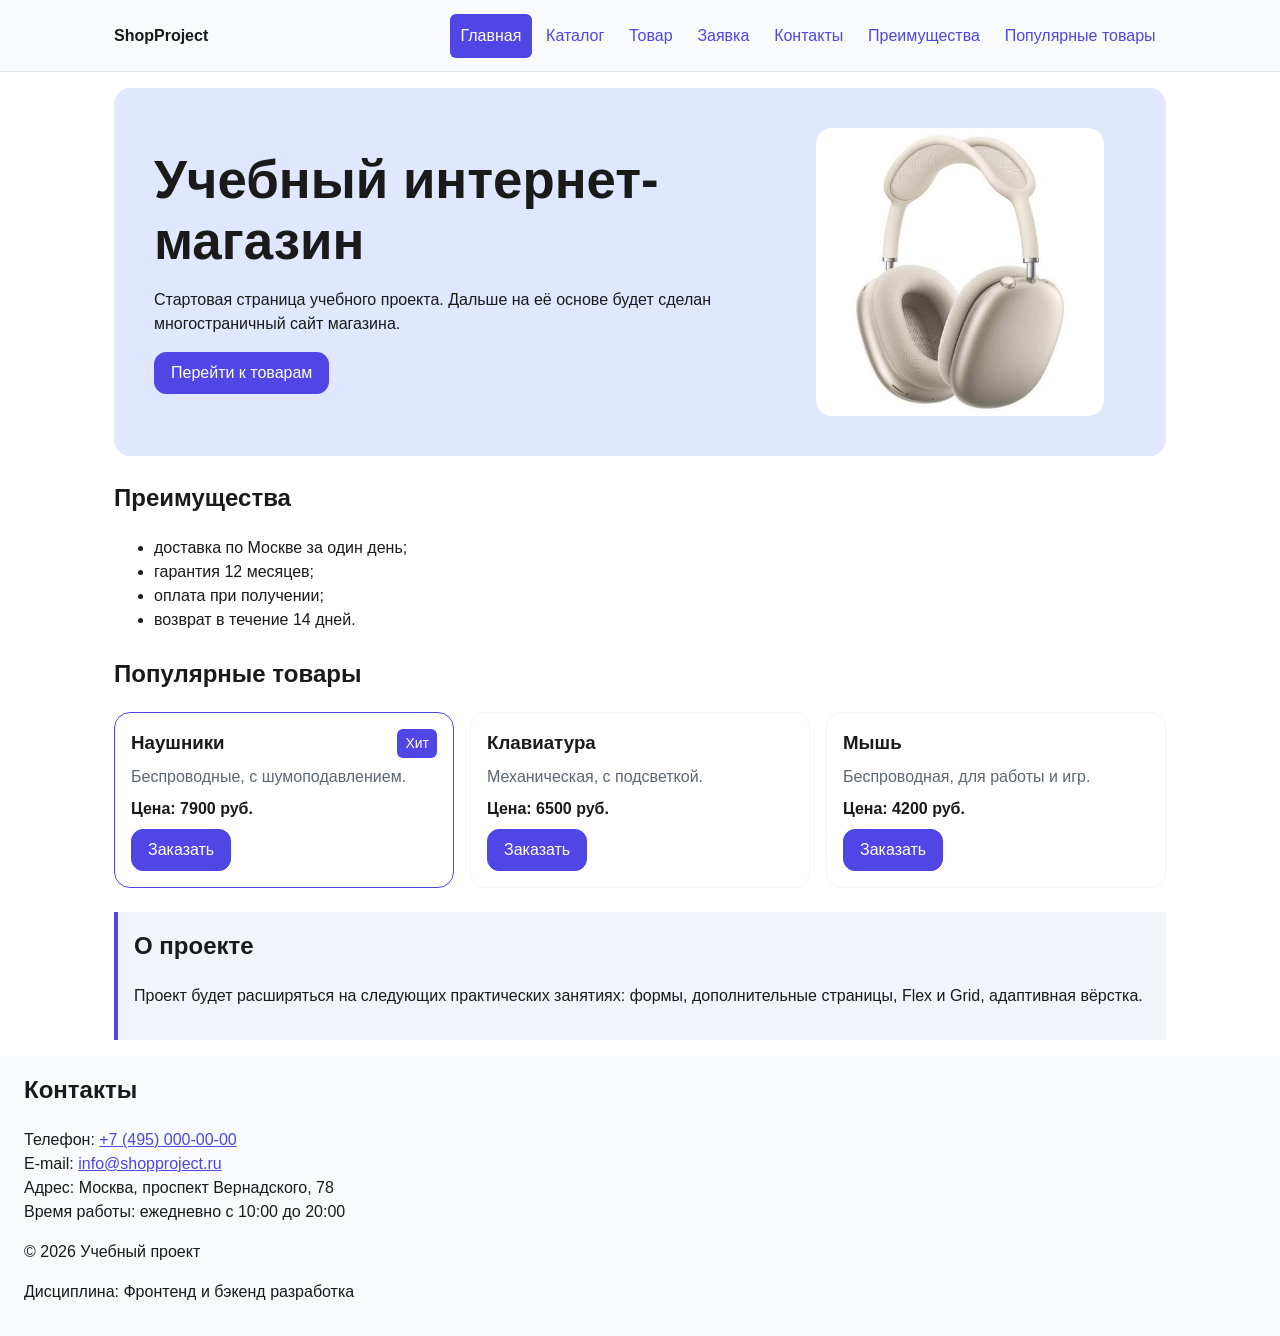
<file: index.html>
<!DOCTYPE html>
<html lang="ru">
<head>
    <meta charset="UTF-8">
    <meta name="viewport" content="width=device-width, initial-scale=1.0">
    <meta name="description" content="Главная страница учебного интернет-магазина: популярные товары, преимущества и заявка.">
    <title>Главная - Учебный интернет-магазин</title>
    <link rel="stylesheet" href="css/style.css">
    <link rel="stylesheet" href="css/responsive.css">
    <script src="js/main.js" defer></script>
</head>
<body id="top">
<header class="site-header">
    <div class="site-header__inner">
        <a class="site-header__logo" href="index.html">ShopProject</a>
        <nav class="site-nav" aria-label="Основная навигация">
            <ul class="site-nav__list">
                <li class="site-nav__item"><a class="site-nav__link site-nav__link--active" aria-current="page" href="index.html">Главная</a></li>
                <li class="site-nav__item"><a class="site-nav__link" href="catalog.html">Каталог</a></li>
                <li class="site-nav__item"><a class="site-nav__link" href="product.html">Товар</a></li>
                <li class="site-nav__item"><a class="site-nav__link" href="order.html">Заявка</a></li>
                <li class="site-nav__item"><a class="site-nav__link" href="contacts.html">Контакты</a></li>
                <li class="site-nav__item"><a class="site-nav__link" href="index.html#advantages">Преимущества</a></li>
                <li class="site-nav__item"><a class="site-nav__link" href="index.html#popular">Популярные товары</a></li>
            </ul>
        </nav>
    </div>
</header>

<main class="page">
    <section class="hero">
        <div>
        <h1 class="hero__title">Учебный интернет-магазин</h1>
        <p class="hero__text">
            Стартовая страница учебного проекта. Дальше на её основе
            будет сделан многостраничный сайт магазина.
        </p>
        <a class="button button--primary hero__button" href="#popular">Перейти к товарам</a>
        </div>
        <picture>
            <source media="(min-width: 768px)" srcset="images/images-10.jpeg">
            <img class="hero__image" src="images/images-10-240.jpeg" width="240" height="240" alt="">
        </picture>
    </section>

    <section class="advantages" id="advantages">
        <h2 class="advantages__title">Преимущества</h2>
        <ul class="advantages__list">
            <li class="advantages__item">доставка по Москве за один день;</li>
            <li class="advantages__item">гарантия 12 месяцев;</li>
            <li class="advantages__item">оплата при получении;</li>
            <li class="advantages__item">возврат в течение 14 дней.</li>
        </ul>
    </section>

    <section class="products" id="popular">
        <h2 class="products__title">Популярные товары</h2>

        <div class="products-grid">
            <article class="product-card product-card--featured">
                <span class="product-card__badge">Хит</span>
                <h3 class="product-card__title">Наушники</h3>
                <p class="product-card__description">Беспроводные, с шумоподавлением.</p>
                <p class="product-card__price">Цена: 7900 руб.</p>
                <button class="button button--primary product-card__button" type="button" data-product="Наушники">
                    Заказать
                </button>
            </article>

            <article class="product-card">
                <h3 class="product-card__title">Клавиатура</h3>
                <p class="product-card__description">Механическая, с подсветкой.</p>
                <p class="product-card__price">Цена: 6500 руб.</p>
                <button class="button button--primary product-card__button" type="button" data-product="Клавиатура">
                    Заказать
                </button>
            </article>

            <article class="product-card">
                <h3 class="product-card__title">Мышь</h3>
                <p class="product-card__description">Беспроводная, для работы и игр.</p>
                <p class="product-card__price">Цена: 4200 руб.</p>
                <button class="button button--primary product-card__button" type="button" data-product="Мышь">
                    Заказать
                </button>
            </article>
        </div>
    </section>

    <p class="success-message" id="success-message" role="status" hidden>
        Учебная заявка проверена. Данные остались в браузере.
    </p>

    <aside class="about">
        <h2 class="about__title">О проекте</h2>
        <p class="about__text">
            Проект будет расширяться на следующих практических занятиях:
            формы, дополнительные страницы, Flex и Grid, адаптивная вёрстка.
        </p>
    </aside>
</main>

<footer class="site-footer" id="contacts">
    <h2 class="site-footer__title">Контакты</h2>
    <ul class="contacts">
        <li class="contacts__item">Телефон: <a class="contacts__link" href="tel:+74950000000">+7 (495) 000-00-00</a></li>
        <li class="contacts__item">E-mail: <a class="contacts__link" href="mailto:info@shopproject.ru">info@shopproject.ru</a></li>
        <li class="contacts__item">Адрес: Москва, проспект Вернадского, 78</li>
        <li class="contacts__item">Время работы: ежедневно с 10:00 до 20:00</li>
    </ul>
    <p class="site-footer__text">&copy; 2026 Учебный проект</p>
    <p class="site-footer__text">Дисциплина: Фронтенд и бэкенд разработка</p>
</footer>

<!-- УЛУЧШЕННОЕ МОДАЛЬНОЕ ОКНО С ИКОНКАМИ -->
<dialog class="order-dialog" id="order-dialog" aria-labelledby="order-dialog-title">
    <button class="order-dialog__close" type="button" id="close-order-dialog-icon" aria-label="Закрыть окно">&times;</button>

    <div class="order-dialog__header">
        <div class="order-dialog__icon-badge">
            <svg aria-hidden="true" width="24" height="24" viewBox="0 0 24 24" fill="none" stroke="currentColor" stroke-width="2" stroke-linecap="round" stroke-linejoin="round"><path d="M4 4h16c1.1 0 2 .9 2 2v12c0 1.1-.9 2-2 2H4c-1.1 0-2-.9-2-2V6c0-1.1.9-2 2-2z"></path><polyline points="22,6 12,13 2,6"></polyline></svg>
        </div>
        <h2 class="order-dialog__title" id="order-dialog-title">Оформление заявки</h2>
        <p class="order-dialog__subtitle">Проверьте заполнение заявки. Эта форма не отправляет данные.</p>
    </div>

    <form class="order-form" id="order-form" action="#" method="post" novalidate>
        <input id="selected-product" name="selected-product" type="hidden">

        <div class="order-form__field">
            <label class="order-form__label" for="order-name">Имя</label>
            <div class="order-form__input-wrapper">
                <svg aria-hidden="true" class="order-form__icon" width="18" height="18" viewBox="0 0 24 24" fill="none" stroke="currentColor" stroke-width="2" stroke-linecap="round" stroke-linejoin="round"><path d="M20 21v-2a4 4 0 0 0-4-4H8a4 4 0 0 0-4 4v2"></path><circle cx="12" cy="7" r="4"></circle></svg>
                <input class="order-form__input" id="order-name" name="name" type="text" placeholder="Введите ваше имя" minlength="2" autocomplete="given-name" required>
            </div>
        </div>

        <div class="order-form__field">
            <label class="order-form__label" for="order-email">E-mail</label>
            <div class="order-form__input-wrapper">
                <svg aria-hidden="true" class="order-form__icon" width="18" height="18" viewBox="0 0 24 24" fill="none" stroke="currentColor" stroke-width="2" stroke-linecap="round" stroke-linejoin="round"><path d="M4 4h16c1.1 0 2 .9 2 2v12c0 1.1-.9 2-2 2H4c-1.1 0-2-.9-2-2V6c0-1.1.9-2 2-2z"></path><polyline points="22,6 12,13 2,6"></polyline></svg>
                <input class="order-form__input" id="order-email" name="email" type="email" placeholder="example@mail.ru" autocomplete="email" required>
            </div>
        </div>

        <div class="order-form__field">
            <label class="order-form__label" for="order-phone">Телефон</label>
            <div class="order-form__input-wrapper">
                <svg aria-hidden="true" class="order-form__icon" width="18" height="18" viewBox="0 0 24 24" fill="none" stroke="currentColor" stroke-width="2" stroke-linecap="round" stroke-linejoin="round"><path d="M22 16.92v3a2 2 0 0 1-2.18 2 19.79 19.79 0 0 1-8.63-3.07 19.5 19.5 0 0 1-6-6 19.79 19.79 0 0 1-3.07-8.67A2 2 0 0 1 4.11 2h3a2 2 0 0 1 2 1.72 12.84 12.84 0 0 0 .7 2.81 2 2 0 0 1-.45 2.11L8.09 9.91a16 16 0 0 0 6 6l1.27-1.27a2 2 0 0 1 2.11-.45 12.84 12.84 0 0 0 2.81.7A2 2 0 0 1 22 16.92z"></path></svg>
                <input class="order-form__input" id="order-phone" name="phone" type="tel" inputmode="tel" placeholder="+7 (900) 000-00-00" pattern="^\+7 \(\d{3}\) \d{3}-\d{2}-\d{2}$" required>
            </div>
            <small class="order-form__hint">Формат: +7 (900) 000-00-00</small>
        </div>

        <div class="order-form__field">
            <label class="order-form__label" for="order-date">Дата связи</label>
            <div class="order-form__input-wrapper">
                <svg aria-hidden="true" class="order-form__icon" width="18" height="18" viewBox="0 0 24 24" fill="none" stroke="currentColor" stroke-width="2" stroke-linecap="round" stroke-linejoin="round"><rect x="3" y="4" width="18" height="18" rx="2" ry="2"></rect><line x1="16" y1="2" x2="16" y2="6"></line><line x1="8" y1="2" x2="8" y2="6"></line><line x1="3" y1="10" x2="21" y2="10"></line></svg>
                <input class="order-form__input" id="order-date" name="date" type="date">
            </div>
        </div>

        <div class="order-form__field">
            <label class="order-form__label" for="order-topic">Тема заявки</label>
            <div class="order-form__input-wrapper">
                <svg aria-hidden="true" class="order-form__icon" width="18" height="18" viewBox="0 0 24 24" fill="none" stroke="currentColor" stroke-width="2" stroke-linecap="round" stroke-linejoin="round"><path d="M21 15a2 2 0 0 1-2 2H7l-4 4V5a2 2 0 0 1 2-2h14a2 2 0 0 1 2 2z"></path></svg>
                <select class="order-form__select" id="order-topic" name="topic" required>
                    <option value="">Выберите тему</option>
                    <option value="product">Заказ товара</option>
                    <option value="consultation">Консультация</option>
                    <option value="delivery">Доставка</option>
                </select>
            </div>
        </div>

        <div class="order-form__field">
            <label class="order-form__label" for="order-comment">Комментарий</label>
            <div class="order-form__input-wrapper">
                <svg aria-hidden="true" class="order-form__icon order-form__icon--textarea" width="18" height="18" viewBox="0 0 24 24" fill="none" stroke="currentColor" stroke-width="2" stroke-linecap="round" stroke-linejoin="round"><path d="M21 15a2 2 0 0 1-2 2H7l-4 4V5a2 2 0 0 1 2-2h14a2 2 0 0 1 2 2z"></path></svg>
                <textarea class="order-form__textarea" id="order-comment" name="comment" rows="3" placeholder="Укажите дополнительную информацию"></textarea>
            </div>
        </div>

        <div class="order-form__field order-form__field--checkbox">
            <label class="order-form__label order-form__label--checkbox">
                <input class="order-form__checkbox" id="order-agreement" name="agreement" type="checkbox" required>
                <span>Я согласен на обработку данных</span>
            </label>
        </div>

        <div class="order-form__actions">
            <button class="button button--primary order-form__submit" type="submit">
                Отправить заявку
                <svg aria-hidden="true" width="18" height="18" viewBox="0 0 24 24" fill="none" stroke="currentColor" stroke-width="2" stroke-linecap="round" stroke-linejoin="round" style="margin-left: 8px;"><line x1="22" y1="2" x2="11" y2="13"></line><polygon points="22 2 15 22 11 13 2 9 22 2"></polygon></svg>
            </button>
        </div>
    </form>
</dialog>

<a href="#top" class="scroll-to-top" aria-label="Наверх">↑</a>
</body>
</html>
</file>
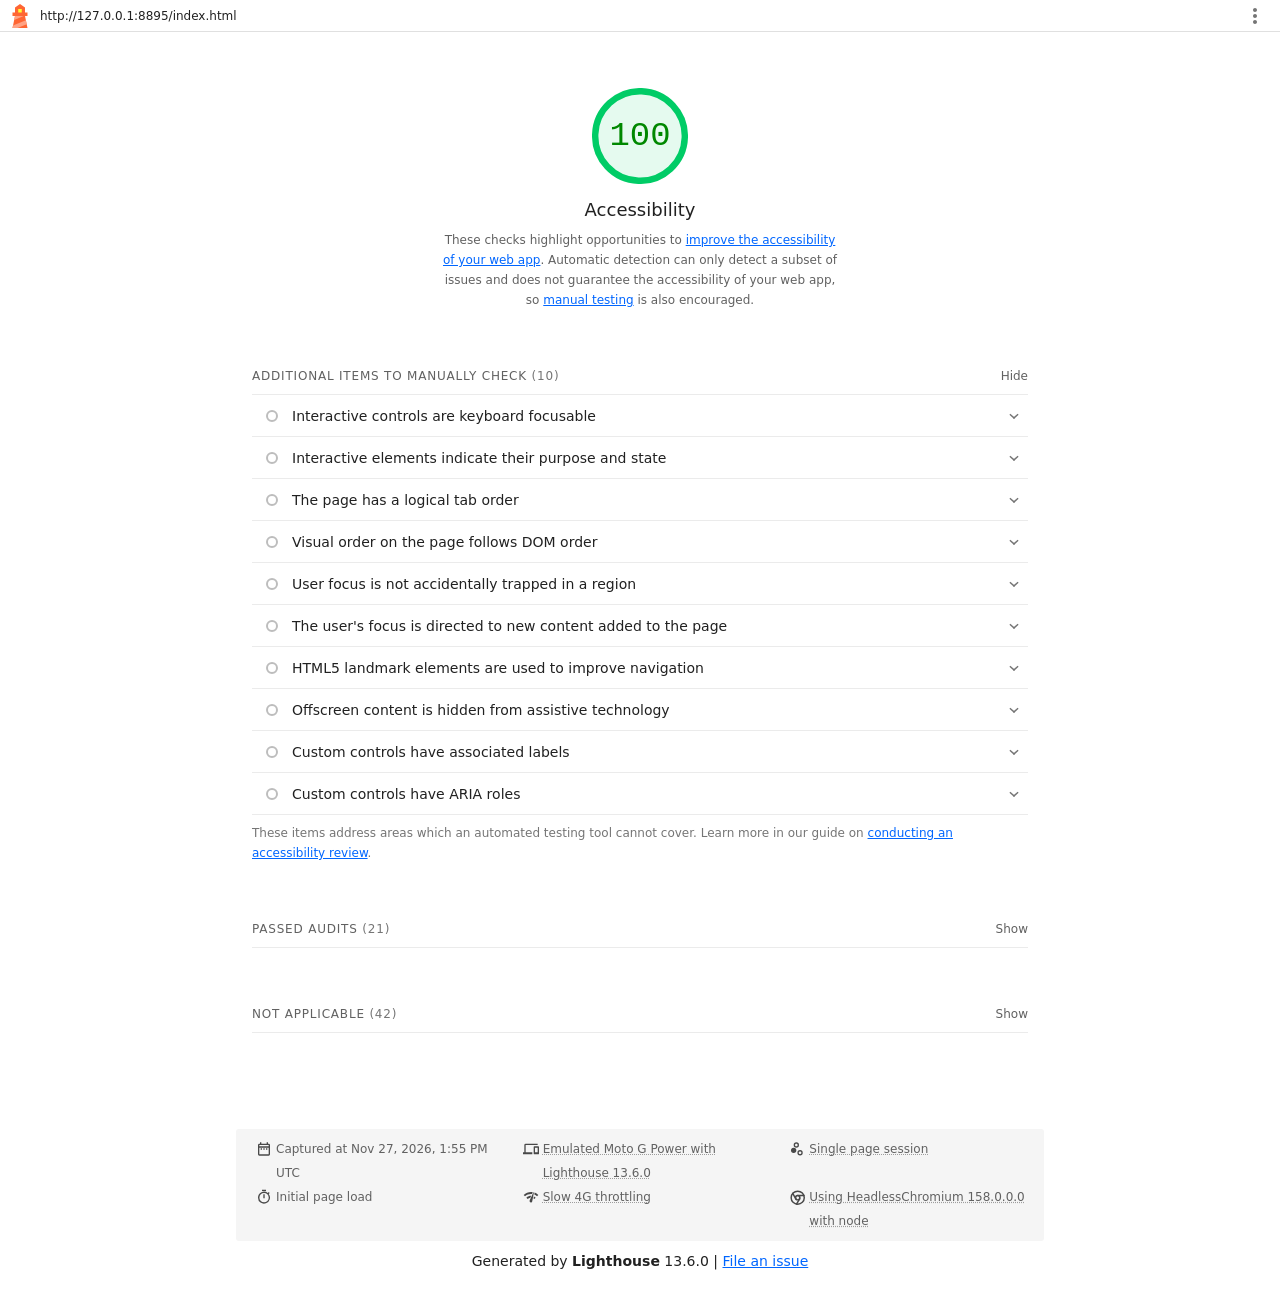
<file: docs/lighthouse/index.html>
<!--
@license
Copyright 2018 Google LLC
SPDX-License-Identifier: Apache-2.0
-->
<!doctype html>
<html lang="en">
<head>
  <meta charset="utf-8">
  <meta name="viewport" content="width=device-width, initial-scale=1, minimum-scale=1">
  <link rel="icon" href='data:image/svg+xml;utf8,<svg fill="none" xmlns="http://www.w3.org/2000/svg" viewBox="0 0 48 48"><path d="m14 7 10-7 10 7v10h5v7h-5l5 24H9l5-24H9v-7h5V7Z" fill="%23F63"/><path d="M31.561 24H14l-1.689 8.105L31.561 24ZM18.983 48H9l1.022-4.907L35.723 32.27l1.663 7.98L18.983 48Z" fill="%23FFA385"/><path fill="%23FF3" d="M20.5 10h7v7h-7z"/></svg>'>
  <title>Lighthouse Report</title>
  <style>body {margin: 0}</style>
</head>
<body>
  <noscript>Lighthouse report requires JavaScript. Please enable.</noscript>

  <div id="lh-log"></div>

  <script>window.__LIGHTHOUSE_JSON__ = {"lighthouseVersion":"13.6.0","requestedUrl":"http://127.0.0.1:8895/index.html","mainDocumentUrl":"http://127.0.0.1:8895/index.html","finalDisplayedUrl":"http://127.0.0.1:8895/index.html","finalUrl":"http://127.0.0.1:8895/index.html","fetchTime":"2026-11-27T13:55:26.040Z","gatherMode":"navigation","runWarnings":[],"userAgent":"Mozilla/5.0 (Macintosh; Intel Mac OS X 10_15_7) AppleWebKit/537.36 (KHTML, like Gecko) HeadlessChrome/158.0.0.0 Safari/537.36","environment":{"networkUserAgent":"Mozilla/5.0 (Linux; Android 11; moto g power (2022)) AppleWebKit/537.36 (KHTML, like Gecko) Chrome/158.0.0.0 Mobile Safari/537.36","hostUserAgent":"Mozilla/5.0 (Macintosh; Intel Mac OS X 10_15_7) AppleWebKit/537.36 (KHTML, like Gecko) HeadlessChrome/158.0.0.0 Safari/537.36","benchmarkIndex":4106.5,"credits":{"axe-core":"4.14.0"}},"audits":{"accesskeys":{"id":"accesskeys","title":"`[accesskey]` values are unique","description":"Access keys let users quickly focus a part of the page. For proper navigation, each access key must be unique. [Learn more about access keys](https://dequeuniversity.com/rules/axe/4.14/accesskeys).","score":null,"scoreDisplayMode":"notApplicable"},"aria-allowed-attr":{"id":"aria-allowed-attr","title":"`[aria-*]` attributes match their roles","description":"Each ARIA `role` supports a specific subset of `aria-*` attributes. Mismatching these invalidates the `aria-*` attributes. [Learn how to match ARIA attributes to their roles](https://dequeuniversity.com/rules/axe/4.14/aria-allowed-attr).","score":1,"scoreDisplayMode":"binary","details":{"type":"table","headings":[{"key":"node","valueType":"node","subItemsHeading":{"key":"relatedNode","valueType":"node"},"label":"Failing Elements"}],"items":[]}},"aria-allowed-role":{"id":"aria-allowed-role","title":"Uses ARIA roles only on compatible elements","description":"Many HTML elements can only be assigned certain ARIA roles. Using ARIA roles where they are not allowed can interfere with the accessibility of the web page. [Learn more about ARIA roles](https://dequeuniversity.com/rules/axe/4.14/aria-allowed-role).","score":null,"scoreDisplayMode":"notApplicable"},"aria-command-name":{"id":"aria-command-name","title":"`button`, `link`, and `menuitem` elements have accessible names","description":"When an element doesn't have an accessible name, screen readers announce it with a generic name, making it unusable for users who rely on screen readers. [Learn how to make command elements more accessible](https://dequeuniversity.com/rules/axe/4.14/aria-command-name).","score":null,"scoreDisplayMode":"notApplicable"},"aria-conditional-attr":{"id":"aria-conditional-attr","title":"ARIA attributes are used as specified for the element's role","description":"Some ARIA attributes are only allowed on an element under certain conditions. [Learn more about conditional ARIA attributes](https://dequeuniversity.com/rules/axe/4.14/aria-conditional-attr).","score":1,"scoreDisplayMode":"binary","details":{"type":"table","headings":[{"key":"node","valueType":"node","subItemsHeading":{"key":"relatedNode","valueType":"node"},"label":"Failing Elements"}],"items":[]}},"aria-deprecated-role":{"id":"aria-deprecated-role","title":"Deprecated ARIA roles were not used","description":"Deprecated ARIA roles may not be processed correctly by assistive technology. [Learn more about deprecated ARIA roles](https://dequeuniversity.com/rules/axe/4.14/aria-deprecated-role).","score":null,"scoreDisplayMode":"notApplicable"},"aria-dialog-name":{"id":"aria-dialog-name","title":"Elements with `role=\"dialog\"` or `role=\"alertdialog\"` have accessible names.","description":"ARIA dialog elements without accessible names may prevent screen readers users from discerning the purpose of these elements. [Learn how to make ARIA dialog elements more accessible](https://dequeuniversity.com/rules/axe/4.14/aria-dialog-name).","score":null,"scoreDisplayMode":"notApplicable"},"aria-hidden-body":{"id":"aria-hidden-body","title":"`[aria-hidden=\"true\"]` is not present on the document `\u003cbody>`","description":"Assistive technologies, like screen readers, work inconsistently when `aria-hidden=\"true\"` is set on the document `\u003cbody>`. [Learn how `aria-hidden` affects the document body](https://dequeuniversity.com/rules/axe/4.14/aria-hidden-body).","score":1,"scoreDisplayMode":"binary","details":{"type":"table","headings":[{"key":"node","valueType":"node","subItemsHeading":{"key":"relatedNode","valueType":"node"},"label":"Failing Elements"}],"items":[]}},"aria-hidden-focus":{"id":"aria-hidden-focus","title":"`[aria-hidden=\"true\"]` elements do not contain focusable descendents","description":"Focusable descendents within an `[aria-hidden=\"true\"]` element prevent those interactive elements from being available to users of assistive technologies like screen readers. [Learn how `aria-hidden` affects focusable elements](https://dequeuniversity.com/rules/axe/4.14/aria-hidden-focus).","score":1,"scoreDisplayMode":"binary","details":{"type":"table","headings":[{"key":"node","valueType":"node","subItemsHeading":{"key":"relatedNode","valueType":"node"},"label":"Failing Elements"}],"items":[]}},"aria-input-field-name":{"id":"aria-input-field-name","title":"ARIA input fields have accessible names","description":"When an input field doesn't have an accessible name, screen readers announce it with a generic name, making it unusable for users who rely on screen readers. [Learn more about input field labels](https://dequeuniversity.com/rules/axe/4.14/aria-input-field-name).","score":null,"scoreDisplayMode":"notApplicable"},"aria-meter-name":{"id":"aria-meter-name","title":"ARIA `meter` elements have accessible names","description":"When a meter element doesn't have an accessible name, screen readers announce it with a generic name, making it unusable for users who rely on screen readers. [Learn how to name `meter` elements](https://dequeuniversity.com/rules/axe/4.14/aria-meter-name).","score":null,"scoreDisplayMode":"notApplicable"},"aria-progressbar-name":{"id":"aria-progressbar-name","title":"ARIA `progressbar` elements have accessible names","description":"When a `progressbar` element doesn't have an accessible name, screen readers announce it with a generic name, making it unusable for users who rely on screen readers. [Learn how to label `progressbar` elements](https://dequeuniversity.com/rules/axe/4.14/aria-progressbar-name).","score":null,"scoreDisplayMode":"notApplicable"},"aria-prohibited-attr":{"id":"aria-prohibited-attr","title":"Elements use only permitted ARIA attributes","description":"Using ARIA attributes in roles where they are prohibited can mean that important information is not communicated to users of assistive technologies. [Learn more about prohibited ARIA roles](https://dequeuniversity.com/rules/axe/4.14/aria-prohibited-attr).","score":1,"scoreDisplayMode":"binary","details":{"type":"table","headings":[{"key":"node","valueType":"node","subItemsHeading":{"key":"relatedNode","valueType":"node"},"label":"Failing Elements"}],"items":[]}},"aria-required-attr":{"id":"aria-required-attr","title":"`[role]`s have all required `[aria-*]` attributes","description":"Some ARIA roles have required attributes that describe the state of the element to screen readers. [Learn more about roles and required attributes](https://dequeuniversity.com/rules/axe/4.14/aria-required-attr).","score":null,"scoreDisplayMode":"notApplicable"},"aria-required-children":{"id":"aria-required-children","title":"Elements with an ARIA `[role]` that require children to contain a specific `[role]` have all required children.","description":"Some ARIA parent roles must contain specific child roles to perform their intended accessibility functions. [Learn more about roles and required children elements](https://dequeuniversity.com/rules/axe/4.14/aria-required-children).","score":null,"scoreDisplayMode":"notApplicable"},"aria-required-parent":{"id":"aria-required-parent","title":"`[role]`s are contained by their required parent element","description":"Some ARIA child roles must be contained by specific parent roles to properly perform their intended accessibility functions. [Learn more about ARIA roles and required parent element](https://dequeuniversity.com/rules/axe/4.14/aria-required-parent).","score":null,"scoreDisplayMode":"notApplicable"},"aria-roles":{"id":"aria-roles","title":"`[role]` values are valid","description":"ARIA roles must have valid values in order to perform their intended accessibility functions. [Learn more about valid ARIA roles](https://dequeuniversity.com/rules/axe/4.14/aria-roles).","score":null,"scoreDisplayMode":"notApplicable"},"aria-text":{"id":"aria-text","title":"Elements with the `role=text` attribute do not have focusable descendents.","description":"Adding `role=text` around a text node split by markup enables VoiceOver to treat it as one phrase, but the element's focusable descendents will not be announced. [Learn more about the `role=text` attribute](https://dequeuniversity.com/rules/axe/4.14/aria-text).","score":null,"scoreDisplayMode":"notApplicable"},"aria-toggle-field-name":{"id":"aria-toggle-field-name","title":"ARIA toggle fields have accessible names","description":"When a toggle field doesn't have an accessible name, screen readers announce it with a generic name, making it unusable for users who rely on screen readers. [Learn more about toggle fields](https://dequeuniversity.com/rules/axe/4.14/aria-toggle-field-name).","score":null,"scoreDisplayMode":"notApplicable"},"aria-tooltip-name":{"id":"aria-tooltip-name","title":"ARIA `tooltip` elements have accessible names","description":"When a tooltip element doesn't have an accessible name, screen readers announce it with a generic name, making it unusable for users who rely on screen readers. [Learn how to name `tooltip` elements](https://dequeuniversity.com/rules/axe/4.14/aria-tooltip-name).","score":null,"scoreDisplayMode":"notApplicable"},"aria-treeitem-name":{"id":"aria-treeitem-name","title":"ARIA `treeitem` elements have accessible names","description":"When a `treeitem` element doesn't have an accessible name, screen readers announce it with a generic name, making it unusable for users who rely on screen readers. [Learn more about labeling `treeitem` elements](https://dequeuniversity.com/rules/axe/4.14/aria-treeitem-name).","score":null,"scoreDisplayMode":"notApplicable"},"aria-valid-attr-value":{"id":"aria-valid-attr-value","title":"`[aria-*]` attributes have valid values","description":"Assistive technologies, like screen readers, can't interpret ARIA attributes with invalid values. [Learn more about valid values for ARIA attributes](https://dequeuniversity.com/rules/axe/4.14/aria-valid-attr-value).","score":1,"scoreDisplayMode":"binary","details":{"type":"table","headings":[{"key":"node","valueType":"node","subItemsHeading":{"key":"relatedNode","valueType":"node"},"label":"Failing Elements"}],"items":[]}},"aria-valid-attr":{"id":"aria-valid-attr","title":"`[aria-*]` attributes are valid and not misspelled","description":"Assistive technologies, like screen readers, can't interpret ARIA attributes with invalid names. [Learn more about valid ARIA attributes](https://dequeuniversity.com/rules/axe/4.14/aria-valid-attr).","score":1,"scoreDisplayMode":"binary","details":{"type":"table","headings":[{"key":"node","valueType":"node","subItemsHeading":{"key":"relatedNode","valueType":"node"},"label":"Failing Elements"}],"items":[]}},"button-name":{"id":"button-name","title":"Buttons have an accessible name","description":"When a button doesn't have an accessible name, screen readers announce it as \"button\", making it unusable for users who rely on screen readers. [Learn how to make buttons more accessible](https://dequeuniversity.com/rules/axe/4.14/button-name).","score":1,"scoreDisplayMode":"binary","details":{"type":"table","headings":[{"key":"node","valueType":"node","subItemsHeading":{"key":"relatedNode","valueType":"node"},"label":"Failing Elements"}],"items":[]}},"bypass":{"id":"bypass","title":"The page contains a heading, skip link, or landmark region","description":"Adding ways to bypass repetitive content lets keyboard users navigate the page more efficiently. [Learn more about bypass blocks](https://dequeuniversity.com/rules/axe/4.14/bypass).","score":null,"scoreDisplayMode":"notApplicable"},"color-contrast":{"id":"color-contrast","title":"Background and foreground colors have a sufficient contrast ratio","description":"Low-contrast text is difficult or impossible for many users to read. [Learn how to provide sufficient color contrast](https://dequeuniversity.com/rules/axe/4.14/color-contrast).","score":1,"scoreDisplayMode":"binary","details":{"type":"table","headings":[{"key":"node","valueType":"node","subItemsHeading":{"key":"relatedNode","valueType":"node"},"label":"Failing Elements"}],"items":[]}},"definition-list":{"id":"definition-list","title":"`\u003cdl>`'s contain only properly-ordered `\u003cdt>` and `\u003cdd>` groups, `\u003cscript>`, `\u003ctemplate>` or `\u003cdiv>` elements.","description":"When definition lists are not properly marked up, screen readers may produce confusing or inaccurate output. [Learn how to structure definition lists correctly](https://dequeuniversity.com/rules/axe/4.14/definition-list).","score":null,"scoreDisplayMode":"notApplicable"},"dlitem":{"id":"dlitem","title":"Definition list items are wrapped in `\u003cdl>` elements","description":"Definition list items (`\u003cdt>` and `\u003cdd>`) must be wrapped in a parent `\u003cdl>` element to ensure that screen readers can properly announce them. [Learn how to structure definition lists correctly](https://dequeuniversity.com/rules/axe/4.14/dlitem).","score":null,"scoreDisplayMode":"notApplicable"},"document-title":{"id":"document-title","title":"Document has a `\u003ctitle>` element","description":"The title gives screen reader users an overview of the page, and search engine users rely on it heavily to determine if a page is relevant to their search. [Learn more about document titles](https://dequeuniversity.com/rules/axe/4.14/document-title).","score":1,"scoreDisplayMode":"binary","details":{"type":"table","headings":[{"key":"node","valueType":"node","subItemsHeading":{"key":"relatedNode","valueType":"node"},"label":"Failing Elements"}],"items":[]}},"duplicate-id-aria":{"id":"duplicate-id-aria","title":"ARIA IDs are unique","description":"The value of an ARIA ID must be unique to prevent other instances from being overlooked by assistive technologies. [Learn how to fix duplicate ARIA IDs](https://dequeuniversity.com/rules/axe/4.14/duplicate-id-aria).","score":null,"scoreDisplayMode":"notApplicable"},"empty-heading":{"id":"empty-heading","title":"All heading elements contain content.","description":"A heading with no content or inaccessible text prevent screen reader users from accessing information on the page's structure. [Learn more about headings](https://dequeuniversity.com/rules/axe/4.14/empty-heading).","score":null,"scoreDisplayMode":"notApplicable"},"form-field-multiple-labels":{"id":"form-field-multiple-labels","title":"No form fields have multiple labels","description":"Form fields with multiple labels can be confusingly announced by assistive technologies like screen readers which use either the first, the last, or all of the labels. [Learn how to use form labels](https://dequeuniversity.com/rules/axe/4.14/form-field-multiple-labels).","score":null,"scoreDisplayMode":"notApplicable"},"frame-title":{"id":"frame-title","title":"`\u003cframe>` or `\u003ciframe>` elements have a title","description":"Screen reader users rely on frame titles to describe the contents of frames. [Learn more about frame titles](https://dequeuniversity.com/rules/axe/4.14/frame-title).","score":null,"scoreDisplayMode":"notApplicable"},"heading-order":{"id":"heading-order","title":"Heading elements appear in a sequentially-descending order","description":"Properly ordered headings that do not skip levels convey the semantic structure of the page, making it easier to navigate and understand when using assistive technologies. [Learn more about heading order](https://dequeuniversity.com/rules/axe/4.14/heading-order).","score":1,"scoreDisplayMode":"binary","details":{"type":"table","headings":[{"key":"node","valueType":"node","subItemsHeading":{"key":"relatedNode","valueType":"node"},"label":"Failing Elements"}],"items":[]}},"html-has-lang":{"id":"html-has-lang","title":"`\u003chtml>` element has a `[lang]` attribute","description":"If a page doesn't specify a `lang` attribute, a screen reader assumes that the page is in the default language that the user chose when setting up the screen reader. If the page isn't actually in the default language, then the screen reader might not announce the page's text correctly. [Learn more about the `lang` attribute](https://dequeuniversity.com/rules/axe/4.14/html-has-lang).","score":1,"scoreDisplayMode":"binary","details":{"type":"table","headings":[{"key":"node","valueType":"node","subItemsHeading":{"key":"relatedNode","valueType":"node"},"label":"Failing Elements"}],"items":[]}},"html-lang-valid":{"id":"html-lang-valid","title":"`\u003chtml>` element has a valid value for its `[lang]` attribute","description":"Specifying a valid [BCP 47 language](https://www.w3.org/International/questions/qa-choosing-language-tags#question) helps screen readers announce text properly. [Learn how to use the `lang` attribute](https://dequeuniversity.com/rules/axe/4.14/html-lang-valid).","score":1,"scoreDisplayMode":"binary","details":{"type":"table","headings":[{"key":"node","valueType":"node","subItemsHeading":{"key":"relatedNode","valueType":"node"},"label":"Failing Elements"}],"items":[]}},"html-xml-lang-mismatch":{"id":"html-xml-lang-mismatch","title":"`\u003chtml>` element has an `[xml:lang]` attribute with the same base language as the `[lang]` attribute.","description":"If the webpage does not specify a consistent language, then the screen reader might not announce the page's text correctly. [Learn more about the `lang` attribute](https://dequeuniversity.com/rules/axe/4.14/html-xml-lang-mismatch).","score":null,"scoreDisplayMode":"notApplicable"},"identical-links-same-purpose":{"id":"identical-links-same-purpose","title":"Identical links have the same purpose.","description":"Links with the same destination should have the same description, to help users understand the link's purpose and decide whether to follow it. [Learn more about identical links](https://dequeuniversity.com/rules/axe/4.14/identical-links-same-purpose).","score":null,"scoreDisplayMode":"notApplicable"},"image-alt":{"id":"image-alt","title":"Image elements have `[alt]` attributes","description":"Informative elements should aim for short, descriptive alternate text. Decorative elements can be ignored with an empty alt attribute. [Learn more about the `alt` attribute](https://dequeuniversity.com/rules/axe/4.14/image-alt).","score":1,"scoreDisplayMode":"binary","details":{"type":"table","headings":[{"key":"node","valueType":"node","subItemsHeading":{"key":"relatedNode","valueType":"node"},"label":"Failing Elements"}],"items":[]}},"image-redundant-alt":{"id":"image-redundant-alt","title":"Image elements do not have `[alt]` attributes that are redundant text.","description":"Informative elements should aim for short, descriptive alternative text. Alternative text that is exactly the same as the text adjacent to the link or image is potentially confusing for screen reader users, because the text will be read twice. [Learn more about the `alt` attribute](https://dequeuniversity.com/rules/axe/4.14/image-redundant-alt).","score":null,"scoreDisplayMode":"notApplicable"},"input-button-name":{"id":"input-button-name","title":"Input buttons have discernible text.","description":"Adding discernable and accessible text to input buttons may help screen reader users understand the purpose of the input button. [Learn more about input buttons](https://dequeuniversity.com/rules/axe/4.14/input-button-name).","score":null,"scoreDisplayMode":"notApplicable"},"input-image-alt":{"id":"input-image-alt","title":"`\u003cinput type=\"image\">` elements have `[alt]` text","description":"When an image is being used as an `\u003cinput>` button, providing alternative text can help screen reader users understand the purpose of the button. [Learn about input image alt text](https://dequeuniversity.com/rules/axe/4.14/input-image-alt).","score":null,"scoreDisplayMode":"notApplicable"},"label-content-name-mismatch":{"id":"label-content-name-mismatch","title":"Elements with visible text labels have matching accessible names.","description":"Visible text labels that do not match the accessible name can result in a confusing experience for screen reader users. [Learn more about accessible names](https://dequeuniversity.com/rules/axe/4.14/label-content-name-mismatch).","score":null,"scoreDisplayMode":"notApplicable"},"label":{"id":"label","title":"Form elements have associated labels","description":"Labels ensure that form controls are announced properly by assistive technologies, like screen readers. [Learn more about form element labels](https://dequeuniversity.com/rules/axe/4.14/label).","score":null,"scoreDisplayMode":"notApplicable"},"landmark-one-main":{"id":"landmark-one-main","title":"Document has a main landmark.","description":"One main landmark helps screen reader users navigate a web page. [Learn more about landmarks](https://dequeuniversity.com/rules/axe/4.14/landmark-one-main).","score":1,"scoreDisplayMode":"binary","details":{"type":"table","headings":[{"key":"node","valueType":"node","subItemsHeading":{"key":"relatedNode","valueType":"node"},"label":"Failing Elements"}],"items":[]}},"link-name":{"id":"link-name","title":"Links have a discernible name","description":"Link text (and alternate text for images, when used as links) that is discernible, unique, and focusable improves the navigation experience for screen reader users. [Learn how to make links accessible](https://dequeuniversity.com/rules/axe/4.14/link-name).","score":1,"scoreDisplayMode":"binary","details":{"type":"table","headings":[{"key":"node","valueType":"node","subItemsHeading":{"key":"relatedNode","valueType":"node"},"label":"Failing Elements"}],"items":[]}},"link-in-text-block":{"id":"link-in-text-block","title":"Links are distinguishable without relying on color.","description":"Low-contrast text is difficult or impossible for many users to read. Link text that is discernible improves the experience for users with low vision. [Learn how to make links distinguishable](https://dequeuniversity.com/rules/axe/4.14/link-in-text-block).","score":null,"scoreDisplayMode":"notApplicable"},"list":{"id":"list","title":"Lists contain only `\u003cli>` elements and script supporting elements (`\u003cscript>` and `\u003ctemplate>`).","description":"Screen readers have a specific way of announcing lists. Ensuring proper list structure aids screen reader output. [Learn more about proper list structure](https://dequeuniversity.com/rules/axe/4.14/list).","score":1,"scoreDisplayMode":"binary","details":{"type":"table","headings":[{"key":"node","valueType":"node","subItemsHeading":{"key":"relatedNode","valueType":"node"},"label":"Failing Elements"}],"items":[]}},"listitem":{"id":"listitem","title":"List items (`\u003cli>`) are contained within `\u003cul>`, `\u003col>` or `\u003cmenu>` parent elements","description":"Screen readers require list items (`\u003cli>`) to be contained within a parent `\u003cul>`, `\u003col>` or `\u003cmenu>` to be announced properly. [Learn more about proper list structure](https://dequeuniversity.com/rules/axe/4.14/listitem).","score":1,"scoreDisplayMode":"binary","details":{"type":"table","headings":[{"key":"node","valueType":"node","subItemsHeading":{"key":"relatedNode","valueType":"node"},"label":"Failing Elements"}],"items":[]}},"meta-refresh":{"id":"meta-refresh","title":"The document does not use `\u003cmeta http-equiv=\"refresh\">`","description":"Users do not expect a page to refresh automatically, and doing so will move focus back to the top of the page. This may create a frustrating or confusing experience. [Learn more about the refresh meta tag](https://dequeuniversity.com/rules/axe/4.14/meta-refresh).","score":null,"scoreDisplayMode":"notApplicable"},"meta-viewport":{"id":"meta-viewport","title":"`[user-scalable=\"no\"]` is not used in the `\u003cmeta name=\"viewport\">` element and the `[maximum-scale]` attribute is not less than 5.","description":"Disabling zooming is problematic for users with low vision who rely on screen magnification to properly see the contents of a web page. [Learn more about the viewport meta tag](https://dequeuniversity.com/rules/axe/4.14/meta-viewport).","score":1,"scoreDisplayMode":"binary","details":{"type":"table","headings":[{"key":"node","valueType":"node","subItemsHeading":{"key":"relatedNode","valueType":"node"},"label":"Failing Elements"}],"items":[]}},"object-alt":{"id":"object-alt","title":"`\u003cobject>` elements have alternate text","description":"Screen readers cannot translate non-text content. Adding alternate text to `\u003cobject>` elements helps screen readers convey meaning to users. [Learn more about alt text for `object` elements](https://dequeuniversity.com/rules/axe/4.14/object-alt).","score":null,"scoreDisplayMode":"notApplicable"},"select-name":{"id":"select-name","title":"Select elements have associated label elements.","description":"Form elements without effective labels can create frustrating experiences for screen reader users. [Learn more about the `select` element](https://dequeuniversity.com/rules/axe/4.14/select-name).","score":null,"scoreDisplayMode":"notApplicable"},"skip-link":{"id":"skip-link","title":"Skip links are focusable.","description":"Including a skip link can help users skip to the main content to save time. [Learn more about skip links](https://dequeuniversity.com/rules/axe/4.14/skip-link).","score":null,"scoreDisplayMode":"notApplicable"},"tabindex":{"id":"tabindex","title":"No element has a `[tabindex]` value greater than 0","description":"A value greater than 0 implies an explicit navigation ordering. Although technically valid, this often creates frustrating experiences for users who rely on assistive technologies. [Learn more about the `tabindex` attribute](https://dequeuniversity.com/rules/axe/4.14/tabindex).","score":null,"scoreDisplayMode":"notApplicable"},"table-duplicate-name":{"id":"table-duplicate-name","title":"Tables have different content in the summary attribute and `\u003ccaption>`.","description":"The summary attribute should describe the table structure, while `\u003ccaption>` should have the onscreen title. Accurate table mark-up helps users of screen readers. [Learn more about summary and caption](https://dequeuniversity.com/rules/axe/4.14/table-duplicate-name).","score":null,"scoreDisplayMode":"notApplicable"},"table-fake-caption":{"id":"table-fake-caption","title":"Tables use `\u003ccaption>` instead of cells with the `[colspan]` attribute to indicate a caption.","description":"Screen readers have features to make navigating tables easier. Ensuring that tables use the actual caption element instead of cells with the `[colspan]` attribute may improve the experience for screen reader users. [Learn more about captions](https://dequeuniversity.com/rules/axe/4.14/table-fake-caption).","score":null,"scoreDisplayMode":"notApplicable"},"target-size":{"id":"target-size","title":"Touch targets have sufficient size and spacing.","description":"Touch targets with sufficient size and spacing help users who may have difficulty targeting small controls to activate the targets. [Learn more about touch targets](https://dequeuniversity.com/rules/axe/4.14/target-size).","score":1,"scoreDisplayMode":"binary","details":{"type":"table","headings":[{"key":"node","valueType":"node","subItemsHeading":{"key":"relatedNode","valueType":"node"},"label":"Failing Elements"}],"items":[]}},"td-has-header":{"id":"td-has-header","title":"`\u003ctd>` elements in a large `\u003ctable>` have one or more table headers.","description":"Screen readers have features to make navigating tables easier. Ensuring that `\u003ctd>` elements in a large table (3 or more cells in width and height) have an associated table header may improve the experience for screen reader users. [Learn more about table headers](https://dequeuniversity.com/rules/axe/4.14/td-has-header).","score":null,"scoreDisplayMode":"notApplicable"},"td-headers-attr":{"id":"td-headers-attr","title":"Cells in a `\u003ctable>` element that use the `[headers]` attribute refer to table cells within the same table.","description":"Screen readers have features to make navigating tables easier. Ensuring `\u003ctd>` cells using the `[headers]` attribute only refer to other cells in the same table may improve the experience for screen reader users. [Learn more about the `headers` attribute](https://dequeuniversity.com/rules/axe/4.14/td-headers-attr).","score":null,"scoreDisplayMode":"notApplicable"},"th-has-data-cells":{"id":"th-has-data-cells","title":"`\u003cth>` elements and elements with `[role=\"columnheader\"/\"rowheader\"]` have data cells they describe.","description":"Screen readers have features to make navigating tables easier. Ensuring table headers always refer to some set of cells may improve the experience for screen reader users. [Learn more about table headers](https://dequeuniversity.com/rules/axe/4.14/th-has-data-cells).","score":null,"scoreDisplayMode":"notApplicable"},"valid-lang":{"id":"valid-lang","title":"`[lang]` attributes have a valid value","description":"Specifying a valid [BCP 47 language](https://www.w3.org/International/questions/qa-choosing-language-tags#question) on elements helps ensure that text is pronounced correctly by a screen reader. [Learn how to use the `lang` attribute](https://dequeuniversity.com/rules/axe/4.14/valid-lang).","score":null,"scoreDisplayMode":"notApplicable"},"video-caption":{"id":"video-caption","title":"`\u003cvideo>` elements contain a `\u003ctrack>` element with `[kind=\"captions\"]`","description":"When a video provides a caption it is easier for deaf and hearing impaired users to access its information. [Learn more about video captions](https://dequeuniversity.com/rules/axe/4.14/video-caption).","score":null,"scoreDisplayMode":"notApplicable"},"custom-controls-labels":{"id":"custom-controls-labels","title":"Custom controls have associated labels","description":"Custom interactive controls have associated labels, provided by aria-label or aria-labelledby. [Learn more about custom controls and labels](https://developer.chrome.com/docs/lighthouse/accessibility/custom-controls-labels/).","score":null,"scoreDisplayMode":"manual"},"custom-controls-roles":{"id":"custom-controls-roles","title":"Custom controls have ARIA roles","description":"Custom interactive controls have appropriate ARIA roles. [Learn how to add roles to custom controls](https://developer.chrome.com/docs/lighthouse/accessibility/custom-control-roles/).","score":null,"scoreDisplayMode":"manual"},"focus-traps":{"id":"focus-traps","title":"User focus is not accidentally trapped in a region","description":"A user can tab into and out of any control or region without accidentally trapping their focus. [Learn how to avoid focus traps](https://developer.chrome.com/docs/lighthouse/accessibility/focus-traps/).","score":null,"scoreDisplayMode":"manual"},"focusable-controls":{"id":"focusable-controls","title":"Interactive controls are keyboard focusable","description":"Custom interactive controls are keyboard focusable and display a focus indicator. [Learn how to make custom controls focusable](https://developer.chrome.com/docs/lighthouse/accessibility/focusable-controls/).","score":null,"scoreDisplayMode":"manual"},"interactive-element-affordance":{"id":"interactive-element-affordance","title":"Interactive elements indicate their purpose and state","description":"Interactive elements, such as links and buttons, should indicate their state and be distinguishable from non-interactive elements. [Learn how to decorate interactive elements with affordance hints](https://developer.chrome.com/docs/lighthouse/accessibility/interactive-element-affordance/).","score":null,"scoreDisplayMode":"manual"},"logical-tab-order":{"id":"logical-tab-order","title":"The page has a logical tab order","description":"Tabbing through the page follows the visual layout. Users cannot focus elements that are offscreen. [Learn more about logical tab ordering](https://developer.chrome.com/docs/lighthouse/accessibility/logical-tab-order/).","score":null,"scoreDisplayMode":"manual"},"managed-focus":{"id":"managed-focus","title":"The user's focus is directed to new content added to the page","description":"If new content, such as a dialog, is added to the page, the user's focus is directed to it. [Learn how to direct focus to new content](https://developer.chrome.com/docs/lighthouse/accessibility/managed-focus/).","score":null,"scoreDisplayMode":"manual"},"offscreen-content-hidden":{"id":"offscreen-content-hidden","title":"Offscreen content is hidden from assistive technology","description":"Offscreen content is hidden with display: none or aria-hidden=true. [Learn how to properly hide offscreen content](https://developer.chrome.com/docs/lighthouse/accessibility/offscreen-content-hidden/).","score":null,"scoreDisplayMode":"manual"},"use-landmarks":{"id":"use-landmarks","title":"HTML5 landmark elements are used to improve navigation","description":"Landmark elements (`\u003cmain>`, `\u003cnav>`, etc.) are used to improve the keyboard navigation of the page for assistive technology. [Learn more about landmark elements](https://developer.chrome.com/docs/lighthouse/accessibility/use-landmarks/).","score":null,"scoreDisplayMode":"manual"},"visual-order-follows-dom":{"id":"visual-order-follows-dom","title":"Visual order on the page follows DOM order","description":"DOM order matches the visual order, improving navigation for assistive technology. [Learn more about DOM and visual ordering](https://developer.chrome.com/docs/lighthouse/accessibility/visual-order-follows-dom/).","score":null,"scoreDisplayMode":"manual"},"autocomplete-valid":{"id":"autocomplete-valid","title":"`autocomplete` attributes are used correctly","description":"The `autocomplete` attribute values must be valid and correctly applied for screen readers to function correctly. [Learn more about valid autocomplete values](https://dequeuniversity.com/rules/axe/4.14/autocomplete-valid).","score":null,"scoreDisplayMode":"notApplicable"},"presentation-role-conflict":{"id":"presentation-role-conflict","title":"Elements with `role=\"none\"` or `role=\"presentation\"` do not have conflicts","description":"There are certain cases where the semantic role of an element with `role=\"none\"` or `role=\"presentation\"` does not resolve to none or presentation. To ensure the element remains removed from the accessibility tree, you should not add any global ARIA attributes to the element or make it focusable. [Learn more about presentation role conflict](https://dequeuniversity.com/rules/axe/4.14/presentation-role-conflict).","score":1,"scoreDisplayMode":"binary","details":{"type":"table","headings":[{"key":"node","valueType":"node","subItemsHeading":{"key":"relatedNode","valueType":"node"},"label":"Failing Elements"}],"items":[]}},"svg-img-alt":{"id":"svg-img-alt","title":"SVG elements with an `img` role have an accessible text alternative","description":"Ensures SVG elements with an `img`, `graphics-document` or `graphics-symbol` role have an accessible text alternative. [Learn more about SVG alt text](https://dequeuniversity.com/rules/axe/4.14/svg-img-alt).","score":null,"scoreDisplayMode":"notApplicable"}},"configSettings":{"output":"html","maxWaitForFcp":30000,"maxWaitForLoad":45000,"pauseAfterFcpMs":1000,"pauseAfterLoadMs":1000,"networkQuietThresholdMs":1000,"cpuQuietThresholdMs":1000,"formFactor":"mobile","throttling":{"rttMs":150,"throughputKbps":1638.4,"requestLatencyMs":562.5,"downloadThroughputKbps":1474.5600000000002,"uploadThroughputKbps":675,"cpuSlowdownMultiplier":4},"throttlingMethod":"simulate","screenEmulation":{"mobile":true,"width":412,"height":823,"deviceScaleFactor":1.75,"disabled":false},"emulatedUserAgent":"Mozilla/5.0 (Linux; Android 11; moto g power (2022)) AppleWebKit/537.36 (KHTML, like Gecko) Chrome/136.0.0.0 Mobile Safari/537.36","auditMode":false,"gatherMode":false,"clearStorageTypes":["file_systems","shader_cache","service_workers","cache_storage"],"disableStorageReset":false,"debugNavigation":false,"channel":"node","usePassiveGathering":false,"disableFullPageScreenshot":false,"skipAboutBlank":false,"blankPage":"about:blank","ignoreStatusCode":false,"locale":"en-US","blockedUrlPatterns":null,"additionalTraceCategories":null,"extraHeaders":null,"precomputedLanternData":null,"onlyAudits":null,"onlyCategories":["accessibility"],"skipAudits":null},"categories":{"accessibility":{"title":"Accessibility","description":"These checks highlight opportunities to [improve the accessibility of your web app](https://developer.chrome.com/docs/lighthouse/accessibility/). Automatic detection can only detect a subset of issues and does not guarantee the accessibility of your web app, so [manual testing](https://web.dev/articles/how-to-review) is also encouraged.","manualDescription":"These items address areas which an automated testing tool cannot cover. Learn more in our guide on [conducting an accessibility review](https://web.dev/articles/how-to-review).","supportedModes":["navigation","snapshot"],"auditRefs":[{"id":"accesskeys","weight":0,"group":"a11y-navigation"},{"id":"aria-allowed-attr","weight":10,"group":"a11y-aria"},{"id":"aria-command-name","weight":0,"group":"a11y-aria"},{"id":"aria-conditional-attr","weight":7,"group":"a11y-aria"},{"id":"aria-deprecated-role","weight":0,"group":"a11y-aria"},{"id":"aria-dialog-name","weight":0,"group":"a11y-aria"},{"id":"aria-hidden-body","weight":10,"group":"a11y-aria"},{"id":"aria-hidden-focus","weight":7,"group":"a11y-aria"},{"id":"aria-input-field-name","weight":0,"group":"a11y-aria"},{"id":"aria-meter-name","weight":0,"group":"a11y-aria"},{"id":"aria-progressbar-name","weight":0,"group":"a11y-aria"},{"id":"aria-prohibited-attr","weight":7,"group":"a11y-aria"},{"id":"aria-required-attr","weight":0,"group":"a11y-aria"},{"id":"aria-required-children","weight":0,"group":"a11y-aria"},{"id":"aria-required-parent","weight":0,"group":"a11y-aria"},{"id":"aria-roles","weight":0,"group":"a11y-aria"},{"id":"aria-text","weight":0,"group":"a11y-aria"},{"id":"aria-toggle-field-name","weight":0,"group":"a11y-aria"},{"id":"aria-tooltip-name","weight":0,"group":"a11y-aria"},{"id":"aria-treeitem-name","weight":0,"group":"a11y-aria"},{"id":"aria-valid-attr-value","weight":10,"group":"a11y-aria"},{"id":"aria-valid-attr","weight":10,"group":"a11y-aria"},{"id":"button-name","weight":10,"group":"a11y-names-labels"},{"id":"bypass","weight":0,"group":"a11y-navigation"},{"id":"color-contrast","weight":7,"group":"a11y-color-contrast"},{"id":"definition-list","weight":0,"group":"a11y-tables-lists"},{"id":"dlitem","weight":0,"group":"a11y-tables-lists"},{"id":"document-title","weight":7,"group":"a11y-names-labels"},{"id":"duplicate-id-aria","weight":0,"group":"a11y-aria"},{"id":"form-field-multiple-labels","weight":0,"group":"a11y-names-labels"},{"id":"frame-title","weight":0,"group":"a11y-names-labels"},{"id":"heading-order","weight":3,"group":"a11y-navigation"},{"id":"html-has-lang","weight":7,"group":"a11y-language"},{"id":"html-lang-valid","weight":7,"group":"a11y-language"},{"id":"html-xml-lang-mismatch","weight":0,"group":"a11y-language"},{"id":"image-alt","weight":10,"group":"a11y-names-labels"},{"id":"input-button-name","weight":0,"group":"a11y-names-labels"},{"id":"input-image-alt","weight":0,"group":"a11y-names-labels"},{"id":"label","weight":0,"group":"a11y-names-labels"},{"id":"link-in-text-block","weight":0,"group":"a11y-color-contrast"},{"id":"link-name","weight":7,"group":"a11y-names-labels"},{"id":"list","weight":7,"group":"a11y-tables-lists"},{"id":"listitem","weight":7,"group":"a11y-tables-lists"},{"id":"meta-refresh","weight":0,"group":"a11y-best-practices"},{"id":"meta-viewport","weight":10,"group":"a11y-best-practices"},{"id":"object-alt","weight":0,"group":"a11y-names-labels"},{"id":"select-name","weight":0,"group":"a11y-names-labels"},{"id":"skip-link","weight":0,"group":"a11y-names-labels"},{"id":"tabindex","weight":0,"group":"a11y-navigation"},{"id":"target-size","weight":7,"group":"a11y-best-practices"},{"id":"td-headers-attr","weight":0,"group":"a11y-tables-lists"},{"id":"th-has-data-cells","weight":0,"group":"a11y-tables-lists"},{"id":"valid-lang","weight":0,"group":"a11y-language"},{"id":"video-caption","weight":0,"group":"a11y-audio-video"},{"id":"landmark-one-main","weight":3,"group":"a11y-best-practices"},{"id":"autocomplete-valid","weight":0,"group":"a11y-best-practices"},{"id":"presentation-role-conflict","weight":1,"group":"a11y-best-practices"},{"id":"svg-img-alt","weight":0,"group":"a11y-best-practices"},{"id":"focusable-controls","weight":0},{"id":"interactive-element-affordance","weight":0},{"id":"logical-tab-order","weight":0},{"id":"visual-order-follows-dom","weight":0},{"id":"focus-traps","weight":0},{"id":"managed-focus","weight":0},{"id":"use-landmarks","weight":0},{"id":"offscreen-content-hidden","weight":0},{"id":"custom-controls-labels","weight":0},{"id":"custom-controls-roles","weight":0},{"id":"table-duplicate-name","weight":0,"group":"a11y-best-practices"},{"id":"empty-heading","weight":0,"group":"a11y-best-practices"},{"id":"aria-allowed-role","weight":0,"group":"a11y-best-practices"},{"id":"image-redundant-alt","weight":0,"group":"a11y-names-labels"},{"id":"identical-links-same-purpose","weight":0,"group":"a11y-best-practices"},{"id":"label-content-name-mismatch","weight":0,"group":"hidden"},{"id":"table-fake-caption","weight":0,"group":"hidden"},{"id":"td-has-header","weight":0,"group":"hidden"}],"id":"accessibility","score":1}},"categoryGroups":{"metrics":{"title":"Metrics"},"insights":{"title":"Insights","description":"These insights are also available in the Chrome DevTools Performance Panel - [record a trace](https://developer.chrome.com/docs/devtools/performance/reference) to view more detailed information."},"diagnostics":{"title":"Diagnostics","description":"More information about the performance of your application. These numbers don't [directly affect](https://developer.chrome.com/docs/lighthouse/performance/performance-scoring/) the Performance score."},"a11y-best-practices":{"title":"Best practices","description":"These items highlight common accessibility best practices."},"a11y-color-contrast":{"title":"Contrast","description":"These are opportunities to improve the legibility of your content."},"a11y-names-labels":{"title":"Names and labels","description":"These are opportunities to improve the semantics of the controls in your application. This may enhance the experience for users of assistive technology, like a screen reader."},"a11y-navigation":{"title":"Navigation","description":"These are opportunities to improve keyboard navigation in your application."},"a11y-aria":{"title":"ARIA","description":"These are opportunities to improve the usage of ARIA in your application which may enhance the experience for users of assistive technology, like a screen reader."},"a11y-language":{"title":"Internationalization and localization","description":"These are opportunities to improve the interpretation of your content by users in different locales."},"a11y-audio-video":{"title":"Audio and video","description":"These are opportunities to provide alternative content for audio and video. This may improve the experience for users with hearing or vision impairments."},"a11y-tables-lists":{"title":"Tables and lists","description":"These are opportunities to improve the experience of reading tabular or list data using assistive technology, like a screen reader."},"seo-mobile":{"title":"Mobile Friendly","description":"Make sure your pages are mobile friendly so users don’t have to pinch or zoom in order to read the content pages. [Learn how to make pages mobile-friendly](https://developers.google.com/search/mobile-sites/)."},"seo-content":{"title":"Content Best Practices","description":"Format your HTML in a way that enables crawlers to better understand your app’s content."},"seo-crawl":{"title":"Crawling and Indexing","description":"To appear in search results, crawlers need access to your app."},"best-practices-trust-safety":{"title":"Trust and Safety"},"best-practices-ux":{"title":"User Experience"},"best-practices-browser-compat":{"title":"Browser Compatibility"},"best-practices-general":{"title":"General"},"webmcp":{"title":"WebMCP","description":"Audits validating WebMCP integration."},"agent-accessibility":{"title":"Agent Accessibility","description":"These audits highlight best practices for improving the accessibility of the website for AI agents."},"agent-discoverability":{"title":"Agent Discoverability","description":"These audits validate that websites expose discoverable resources, documentation, and catalogs for AI agents."},"hidden":{"title":""}},"stackPacks":[],"entities":[{"name":"127.0.0.1","origins":["http://127.0.0.1:8895"],"isFirstParty":true,"isUnrecognized":true}],"fullPageScreenshot":{"screenshot":{"data":"[data-uri]","width":412,"height":2106},"nodes":{}},"timing":{"entries":[{"startTime":555.95,"name":"lh:config","duration":182.63,"entryType":"measure"},{"startTime":556.65,"name":"lh:config:resolveArtifactsToDefns","duration":23.59,"entryType":"measure"},{"startTime":738.66,"name":"lh:runner:gather","duration":4722.22,"entryType":"measure"},{"startTime":774.86,"name":"lh:driver:connect","duration":2.49,"entryType":"measure"},{"startTime":777.47,"name":"lh:driver:navigate","duration":8.68,"entryType":"measure"},{"startTime":786.38,"name":"lh:gather:getBenchmarkIndex","duration":1005.35,"entryType":"measure"},{"startTime":1791.83,"name":"lh:gather:getVersion","duration":0.38,"entryType":"measure"},{"startTime":1792.25,"name":"lh:gather:getDevicePixelRatio","duration":0.4,"entryType":"measure"},{"startTime":1793.29,"name":"lh:prepare:navigationMode","duration":33.75,"entryType":"measure"},{"startTime":1793.61,"name":"lh:gather:getVersion","duration":0.2,"entryType":"measure"},{"startTime":1802.08,"name":"lh:storage:clearDataForOrigin","duration":17.41,"entryType":"measure"},{"startTime":1819.55,"name":"lh:storage:clearBrowserCaches","duration":6.4,"entryType":"measure"},{"startTime":1826.72,"name":"lh:gather:prepareThrottlingAndNetwork","duration":0.31,"entryType":"measure"},{"startTime":1832.14,"name":"lh:driver:navigate","duration":2367.21,"entryType":"measure"},{"startTime":4202.89,"name":"lh:computed:NetworkRecords","duration":0.75,"entryType":"measure"},{"startTime":4204,"name":"lh:gather:getArtifact:DevtoolsLog","duration":0.02,"entryType":"measure"},{"startTime":4204.04,"name":"lh:gather:getArtifact:Accessibility","duration":132.48,"entryType":"measure"},{"startTime":4337.12,"name":"lh:gather:getArtifact:NetworkUserAgent","duration":0.08,"entryType":"measure"},{"startTime":4337.21,"name":"lh:gather:getArtifact:Stacks","duration":7.63,"entryType":"measure"},{"startTime":4337.26,"name":"lh:gather:collectStacks","duration":7.56,"entryType":"measure"},{"startTime":4344.85,"name":"lh:gather:getArtifact:FullPageScreenshot","duration":1107.12,"entryType":"measure"},{"startTime":5449.31,"name":"lh:gather:getVersion","duration":0.52,"entryType":"measure"},{"startTime":5461.05,"name":"lh:runner:audit","duration":62.43,"entryType":"measure"},{"startTime":5461.1,"name":"lh:runner:auditing","duration":62.1,"entryType":"measure"},{"startTime":5461.76,"name":"lh:audit:accesskeys","duration":0.55,"entryType":"measure"},{"startTime":5462.44,"name":"lh:audit:aria-allowed-attr","duration":1.64,"entryType":"measure"},{"startTime":5464.19,"name":"lh:audit:aria-allowed-role","duration":1.59,"entryType":"measure"},{"startTime":5465.95,"name":"lh:audit:aria-command-name","duration":0.57,"entryType":"measure"},{"startTime":5466.66,"name":"lh:audit:aria-conditional-attr","duration":1.37,"entryType":"measure"},{"startTime":5468.11,"name":"lh:audit:aria-deprecated-role","duration":0.28,"entryType":"measure"},{"startTime":5468.47,"name":"lh:audit:aria-dialog-name","duration":0.38,"entryType":"measure"},{"startTime":5468.93,"name":"lh:audit:aria-hidden-body","duration":1.06,"entryType":"measure"},{"startTime":5470.08,"name":"lh:audit:aria-hidden-focus","duration":1.13,"entryType":"measure"},{"startTime":5471.33,"name":"lh:audit:aria-input-field-name","duration":0.49,"entryType":"measure"},{"startTime":5471.91,"name":"lh:audit:aria-meter-name","duration":0.42,"entryType":"measure"},{"startTime":5472.42,"name":"lh:audit:aria-progressbar-name","duration":0.38,"entryType":"measure"},{"startTime":5472.87,"name":"lh:audit:aria-prohibited-attr","duration":1,"entryType":"measure"},{"startTime":5473.94,"name":"lh:audit:aria-required-attr","duration":0.39,"entryType":"measure"},{"startTime":5474.4,"name":"lh:audit:aria-required-children","duration":0.4,"entryType":"measure"},{"startTime":5474.87,"name":"lh:audit:aria-required-parent","duration":0.48,"entryType":"measure"},{"startTime":5475.42,"name":"lh:audit:aria-roles","duration":0.66,"entryType":"measure"},{"startTime":5476.15,"name":"lh:audit:aria-text","duration":0.5,"entryType":"measure"},{"startTime":5476.74,"name":"lh:audit:aria-toggle-field-name","duration":0.47,"entryType":"measure"},{"startTime":5477.28,"name":"lh:audit:aria-tooltip-name","duration":0.47,"entryType":"measure"},{"startTime":5477.85,"name":"lh:audit:aria-treeitem-name","duration":0.54,"entryType":"measure"},{"startTime":5478.46,"name":"lh:audit:aria-valid-attr-value","duration":0.9,"entryType":"measure"},{"startTime":5479.42,"name":"lh:audit:aria-valid-attr","duration":0.86,"entryType":"measure"},{"startTime":5480.35,"name":"lh:audit:button-name","duration":0.92,"entryType":"measure"},{"startTime":5481.33,"name":"lh:audit:bypass","duration":0.93,"entryType":"measure"},{"startTime":5482.35,"name":"lh:audit:color-contrast","duration":1,"entryType":"measure"},{"startTime":5483.43,"name":"lh:audit:definition-list","duration":0.56,"entryType":"measure"},{"startTime":5484.06,"name":"lh:audit:dlitem","duration":0.49,"entryType":"measure"},{"startTime":5484.61,"name":"lh:audit:document-title","duration":0.91,"entryType":"measure"},{"startTime":5485.59,"name":"lh:audit:duplicate-id-aria","duration":0.83,"entryType":"measure"},{"startTime":5486.48,"name":"lh:audit:empty-heading","duration":0.96,"entryType":"measure"},{"startTime":5487.51,"name":"lh:audit:form-field-multiple-labels","duration":0.52,"entryType":"measure"},{"startTime":5488.1,"name":"lh:audit:frame-title","duration":0.51,"entryType":"measure"},{"startTime":5488.68,"name":"lh:audit:heading-order","duration":0.88,"entryType":"measure"},{"startTime":5489.63,"name":"lh:audit:html-has-lang","duration":0.92,"entryType":"measure"},{"startTime":5490.62,"name":"lh:audit:html-lang-valid","duration":0.87,"entryType":"measure"},{"startTime":5491.55,"name":"lh:audit:html-xml-lang-mismatch","duration":0.59,"entryType":"measure"},{"startTime":5492.2,"name":"lh:audit:identical-links-same-purpose","duration":0.78,"entryType":"measure"},{"startTime":5493.04,"name":"lh:audit:image-alt","duration":0.81,"entryType":"measure"},{"startTime":5493.91,"name":"lh:audit:image-redundant-alt","duration":0.82,"entryType":"measure"},{"startTime":5494.78,"name":"lh:audit:input-button-name","duration":0.48,"entryType":"measure"},{"startTime":5495.32,"name":"lh:audit:input-image-alt","duration":0.51,"entryType":"measure"},{"startTime":5495.88,"name":"lh:audit:label-content-name-mismatch","duration":0.53,"entryType":"measure"},{"startTime":5496.46,"name":"lh:audit:label","duration":0.53,"entryType":"measure"},{"startTime":5497.08,"name":"lh:audit:landmark-one-main","duration":0.75,"entryType":"measure"},{"startTime":5497.88,"name":"lh:audit:link-name","duration":0.78,"entryType":"measure"},{"startTime":5498.71,"name":"lh:audit:link-in-text-block","duration":0.6,"entryType":"measure"},{"startTime":5499.37,"name":"lh:audit:list","duration":0.85,"entryType":"measure"},{"startTime":5500.28,"name":"lh:audit:listitem","duration":0.91,"entryType":"measure"},{"startTime":5501.27,"name":"lh:audit:meta-refresh","duration":0.67,"entryType":"measure"},{"startTime":5502.02,"name":"lh:audit:meta-viewport","duration":1.09,"entryType":"measure"},{"startTime":5503.18,"name":"lh:audit:object-alt","duration":0.72,"entryType":"measure"},{"startTime":5503.96,"name":"lh:audit:select-name","duration":0.66,"entryType":"measure"},{"startTime":5504.68,"name":"lh:audit:skip-link","duration":0.58,"entryType":"measure"},{"startTime":5505.32,"name":"lh:audit:tabindex","duration":0.67,"entryType":"measure"},{"startTime":5506.05,"name":"lh:audit:table-duplicate-name","duration":7.92,"entryType":"measure"},{"startTime":5514.07,"name":"lh:audit:table-fake-caption","duration":0.8,"entryType":"measure"},{"startTime":5514.93,"name":"lh:audit:target-size","duration":0.89,"entryType":"measure"},{"startTime":5515.91,"name":"lh:audit:td-has-header","duration":0.73,"entryType":"measure"},{"startTime":5516.7,"name":"lh:audit:td-headers-attr","duration":0.85,"entryType":"measure"},{"startTime":5517.61,"name":"lh:audit:th-has-data-cells","duration":0.92,"entryType":"measure"},{"startTime":5518.6,"name":"lh:audit:valid-lang","duration":0.99,"entryType":"measure"},{"startTime":5519.7,"name":"lh:audit:video-caption","duration":0.97,"entryType":"measure"},{"startTime":5520.69,"name":"lh:audit:custom-controls-labels","duration":0.09,"entryType":"measure"},{"startTime":5520.78,"name":"lh:audit:custom-controls-roles","duration":0,"entryType":"measure"},{"startTime":5520.79,"name":"lh:audit:focus-traps","duration":0,"entryType":"measure"},{"startTime":5520.8,"name":"lh:audit:focusable-controls","duration":0,"entryType":"measure"},{"startTime":5520.81,"name":"lh:audit:interactive-element-affordance","duration":0,"entryType":"measure"},{"startTime":5520.81,"name":"lh:audit:logical-tab-order","duration":0,"entryType":"measure"},{"startTime":5520.82,"name":"lh:audit:managed-focus","duration":0,"entryType":"measure"},{"startTime":5520.82,"name":"lh:audit:offscreen-content-hidden","duration":0,"entryType":"measure"},{"startTime":5520.83,"name":"lh:audit:use-landmarks","duration":0.01,"entryType":"measure"},{"startTime":5520.84,"name":"lh:audit:visual-order-follows-dom","duration":0,"entryType":"measure"},{"startTime":5520.92,"name":"lh:audit:autocomplete-valid","duration":0.47,"entryType":"measure"},{"startTime":5521.46,"name":"lh:audit:presentation-role-conflict","duration":0.98,"entryType":"measure"},{"startTime":5522.5,"name":"lh:audit:svg-img-alt","duration":0.7,"entryType":"measure"},{"startTime":5523.21,"name":"lh:runner:generate","duration":0.26,"entryType":"measure"},{"startTime":5523.65,"name":"lh:computed:EntityClassification","duration":0.59,"entryType":"measure"}],"total":4784.650000000001},"i18n":{"rendererFormattedStrings":{"calculatorLink":"See calculator.","collapseView":"Collapse view","crcInitialNavigation":"Initial Navigation","crcLongestDurationLabel":"Maximum critical path latency:","dropdownCopyJSON":"Copy JSON","dropdownDarkTheme":"Toggle Dark Theme","dropdownPrintExpanded":"Print Expanded","dropdownPrintSummary":"Print Summary","dropdownSaveGist":"Save as Gist","dropdownSaveHTML":"Save as HTML","dropdownSaveJSON":"Save as JSON","dropdownViewUnthrottledTrace":"View Unthrottled Trace","dropdownViewer":"Open in Viewer","errorLabel":"Error!","errorMissingAuditInfo":"Report error: no audit information","expandView":"Expand view","firstPartyChipLabel":"1st party","footerIssue":"File an issue","hide":"Hide","labDataTitle":"Lab Data","lsPerformanceCategoryDescription":"[Lighthouse](https://developers.google.com/web/tools/lighthouse/) analysis of the current page on an emulated mobile network. Values are estimated and may vary.","manualAuditsGroupTitle":"Additional items to manually check","notApplicableAuditsGroupTitle":"Not applicable","openInANewTabTooltip":"Open in a new tab","opportunityResourceColumnLabel":"Opportunity","opportunitySavingsColumnLabel":"Estimated Savings","passedAuditsGroupTitle":"Passed audits","runtimeAnalysisWindow":"Initial page load","runtimeAnalysisWindowSnapshot":"Point-in-time snapshot","runtimeAnalysisWindowTimespan":"User interactions timespan","runtimeCustom":"Custom throttling","runtimeDesktopEmulation":"Emulated Desktop","runtimeMobileEmulation":"Emulated Moto G Power","runtimeNoEmulation":"No emulation","runtimeSettingsArdVersion":"ARD version","runtimeSettingsAxeVersion":"Axe version","runtimeSettingsBenchmark":"Unthrottled CPU/Memory Power","runtimeSettingsCPUThrottling":"CPU throttling","runtimeSettingsDevice":"Device","runtimeSettingsNetworkThrottling":"Network throttling","runtimeSettingsScreenEmulation":"Screen emulation","runtimeSettingsUANetwork":"User agent (network)","runtimeSingleLoad":"Single page session","runtimeSingleLoadTooltip":"This data is taken from a single page session, as opposed to field data summarizing many sessions.","runtimeSlow4g":"Slow 4G throttling","runtimeUnknown":"Unknown","show":"Show","showRelevantAudits":"Show audits relevant to:","snippetCollapseButtonLabel":"Collapse snippet","snippetExpandButtonLabel":"Expand snippet","thirdPartyResourcesLabel":"Show 3rd-party resources","throttlingProvided":"Provided by environment","toplevelWarningsMessage":"There were issues affecting this run of Lighthouse:","unattributable":"Unattributable","unscoredLabel":"Unscored","unscoredTitle":"This audit does not contribute to the overall category score.","varianceDisclaimer":"Values are estimated and may vary. The [performance score is calculated](https://developer.chrome.com/docs/lighthouse/performance/performance-scoring/) directly from these metrics.","viewTraceLabel":"View Trace","viewTreemapLabel":"View Treemap","warningAuditsGroupTitle":"Passed audits but with warnings","warningHeader":"Warnings: "},"icuMessagePaths":{"core/audits/accessibility/accesskeys.js | title":["audits.accesskeys.title"],"core/audits/accessibility/accesskeys.js | description":["audits.accesskeys.description"],"core/audits/accessibility/aria-allowed-attr.js | title":["audits[aria-allowed-attr].title"],"core/audits/accessibility/aria-allowed-attr.js | description":["audits[aria-allowed-attr].description"],"core/lib/i18n/i18n.js | columnFailingElem":["audits[aria-allowed-attr].details.headings[0].label","audits[aria-conditional-attr].details.headings[0].label","audits[aria-hidden-body].details.headings[0].label","audits[aria-hidden-focus].details.headings[0].label","audits[aria-prohibited-attr].details.headings[0].label","audits[aria-valid-attr-value].details.headings[0].label","audits[aria-valid-attr].details.headings[0].label","audits[button-name].details.headings[0].label","audits[color-contrast].details.headings[0].label","audits[document-title].details.headings[0].label","audits[heading-order].details.headings[0].label","audits[html-has-lang].details.headings[0].label","audits[html-lang-valid].details.headings[0].label","audits[image-alt].details.headings[0].label","audits[landmark-one-main].details.headings[0].label","audits[link-name].details.headings[0].label","audits.list.details.headings[0].label","audits.listitem.details.headings[0].label","audits[meta-viewport].details.headings[0].label","audits[target-size].details.headings[0].label","audits[presentation-role-conflict].details.headings[0].label"],"core/audits/accessibility/aria-allowed-role.js | title":["audits[aria-allowed-role].title"],"core/audits/accessibility/aria-allowed-role.js | description":["audits[aria-allowed-role].description"],"core/audits/accessibility/aria-command-name.js | title":["audits[aria-command-name].title"],"core/audits/accessibility/aria-command-name.js | description":["audits[aria-command-name].description"],"core/audits/accessibility/aria-conditional-attr.js | title":["audits[aria-conditional-attr].title"],"core/audits/accessibility/aria-conditional-attr.js | description":["audits[aria-conditional-attr].description"],"core/audits/accessibility/aria-deprecated-role.js | title":["audits[aria-deprecated-role].title"],"core/audits/accessibility/aria-deprecated-role.js | description":["audits[aria-deprecated-role].description"],"core/audits/accessibility/aria-dialog-name.js | title":["audits[aria-dialog-name].title"],"core/audits/accessibility/aria-dialog-name.js | description":["audits[aria-dialog-name].description"],"core/audits/accessibility/aria-hidden-body.js | title":["audits[aria-hidden-body].title"],"core/audits/accessibility/aria-hidden-body.js | description":["audits[aria-hidden-body].description"],"core/audits/accessibility/aria-hidden-focus.js | title":["audits[aria-hidden-focus].title"],"core/audits/accessibility/aria-hidden-focus.js | description":["audits[aria-hidden-focus].description"],"core/audits/accessibility/aria-input-field-name.js | title":["audits[aria-input-field-name].title"],"core/audits/accessibility/aria-input-field-name.js | description":["audits[aria-input-field-name].description"],"core/audits/accessibility/aria-meter-name.js | title":["audits[aria-meter-name].title"],"core/audits/accessibility/aria-meter-name.js | description":["audits[aria-meter-name].description"],"core/audits/accessibility/aria-progressbar-name.js | title":["audits[aria-progressbar-name].title"],"core/audits/accessibility/aria-progressbar-name.js | description":["audits[aria-progressbar-name].description"],"core/audits/accessibility/aria-prohibited-attr.js | title":["audits[aria-prohibited-attr].title"],"core/audits/accessibility/aria-prohibited-attr.js | description":["audits[aria-prohibited-attr].description"],"core/audits/accessibility/aria-required-attr.js | title":["audits[aria-required-attr].title"],"core/audits/accessibility/aria-required-attr.js | description":["audits[aria-required-attr].description"],"core/audits/accessibility/aria-required-children.js | title":["audits[aria-required-children].title"],"core/audits/accessibility/aria-required-children.js | description":["audits[aria-required-children].description"],"core/audits/accessibility/aria-required-parent.js | title":["audits[aria-required-parent].title"],"core/audits/accessibility/aria-required-parent.js | description":["audits[aria-required-parent].description"],"core/audits/accessibility/aria-roles.js | title":["audits[aria-roles].title"],"core/audits/accessibility/aria-roles.js | description":["audits[aria-roles].description"],"core/audits/accessibility/aria-text.js | title":["audits[aria-text].title"],"core/audits/accessibility/aria-text.js | description":["audits[aria-text].description"],"core/audits/accessibility/aria-toggle-field-name.js | title":["audits[aria-toggle-field-name].title"],"core/audits/accessibility/aria-toggle-field-name.js | description":["audits[aria-toggle-field-name].description"],"core/audits/accessibility/aria-tooltip-name.js | title":["audits[aria-tooltip-name].title"],"core/audits/accessibility/aria-tooltip-name.js | description":["audits[aria-tooltip-name].description"],"core/audits/accessibility/aria-treeitem-name.js | title":["audits[aria-treeitem-name].title"],"core/audits/accessibility/aria-treeitem-name.js | description":["audits[aria-treeitem-name].description"],"core/audits/accessibility/aria-valid-attr-value.js | title":["audits[aria-valid-attr-value].title"],"core/audits/accessibility/aria-valid-attr-value.js | description":["audits[aria-valid-attr-value].description"],"core/audits/accessibility/aria-valid-attr.js | title":["audits[aria-valid-attr].title"],"core/audits/accessibility/aria-valid-attr.js | description":["audits[aria-valid-attr].description"],"core/audits/accessibility/button-name.js | title":["audits[button-name].title"],"core/audits/accessibility/button-name.js | description":["audits[button-name].description"],"core/audits/accessibility/bypass.js | title":["audits.bypass.title"],"core/audits/accessibility/bypass.js | description":["audits.bypass.description"],"core/audits/accessibility/color-contrast.js | title":["audits[color-contrast].title"],"core/audits/accessibility/color-contrast.js | description":["audits[color-contrast].description"],"core/audits/accessibility/definition-list.js | title":["audits[definition-list].title"],"core/audits/accessibility/definition-list.js | description":["audits[definition-list].description"],"core/audits/accessibility/dlitem.js | title":["audits.dlitem.title"],"core/audits/accessibility/dlitem.js | description":["audits.dlitem.description"],"core/audits/accessibility/document-title.js | title":["audits[document-title].title"],"core/audits/accessibility/document-title.js | description":["audits[document-title].description"],"core/audits/accessibility/duplicate-id-aria.js | title":["audits[duplicate-id-aria].title"],"core/audits/accessibility/duplicate-id-aria.js | description":["audits[duplicate-id-aria].description"],"core/audits/accessibility/empty-heading.js | title":["audits[empty-heading].title"],"core/audits/accessibility/empty-heading.js | description":["audits[empty-heading].description"],"core/audits/accessibility/form-field-multiple-labels.js | title":["audits[form-field-multiple-labels].title"],"core/audits/accessibility/form-field-multiple-labels.js | description":["audits[form-field-multiple-labels].description"],"core/audits/accessibility/frame-title.js | title":["audits[frame-title].title"],"core/audits/accessibility/frame-title.js | description":["audits[frame-title].description"],"core/audits/accessibility/heading-order.js | title":["audits[heading-order].title"],"core/audits/accessibility/heading-order.js | description":["audits[heading-order].description"],"core/audits/accessibility/html-has-lang.js | title":["audits[html-has-lang].title"],"core/audits/accessibility/html-has-lang.js | description":["audits[html-has-lang].description"],"core/audits/accessibility/html-lang-valid.js | title":["audits[html-lang-valid].title"],"core/audits/accessibility/html-lang-valid.js | description":["audits[html-lang-valid].description"],"core/audits/accessibility/html-xml-lang-mismatch.js | title":["audits[html-xml-lang-mismatch].title"],"core/audits/accessibility/html-xml-lang-mismatch.js | description":["audits[html-xml-lang-mismatch].description"],"core/audits/accessibility/identical-links-same-purpose.js | title":["audits[identical-links-same-purpose].title"],"core/audits/accessibility/identical-links-same-purpose.js | description":["audits[identical-links-same-purpose].description"],"core/audits/accessibility/image-alt.js | title":["audits[image-alt].title"],"core/audits/accessibility/image-alt.js | description":["audits[image-alt].description"],"core/audits/accessibility/image-redundant-alt.js | title":["audits[image-redundant-alt].title"],"core/audits/accessibility/image-redundant-alt.js | description":["audits[image-redundant-alt].description"],"core/audits/accessibility/input-button-name.js | title":["audits[input-button-name].title"],"core/audits/accessibility/input-button-name.js | description":["audits[input-button-name].description"],"core/audits/accessibility/input-image-alt.js | title":["audits[input-image-alt].title"],"core/audits/accessibility/input-image-alt.js | description":["audits[input-image-alt].description"],"core/audits/accessibility/label-content-name-mismatch.js | title":["audits[label-content-name-mismatch].title"],"core/audits/accessibility/label-content-name-mismatch.js | description":["audits[label-content-name-mismatch].description"],"core/audits/accessibility/label.js | title":["audits.label.title"],"core/audits/accessibility/label.js | description":["audits.label.description"],"core/audits/accessibility/landmark-one-main.js | title":["audits[landmark-one-main].title"],"core/audits/accessibility/landmark-one-main.js | description":["audits[landmark-one-main].description"],"core/audits/accessibility/link-name.js | title":["audits[link-name].title"],"core/audits/accessibility/link-name.js | description":["audits[link-name].description"],"core/audits/accessibility/link-in-text-block.js | title":["audits[link-in-text-block].title"],"core/audits/accessibility/link-in-text-block.js | description":["audits[link-in-text-block].description"],"core/audits/accessibility/list.js | title":["audits.list.title"],"core/audits/accessibility/list.js | description":["audits.list.description"],"core/audits/accessibility/listitem.js | title":["audits.listitem.title"],"core/audits/accessibility/listitem.js | description":["audits.listitem.description"],"core/audits/accessibility/meta-refresh.js | title":["audits[meta-refresh].title"],"core/audits/accessibility/meta-refresh.js | description":["audits[meta-refresh].description"],"core/audits/accessibility/meta-viewport.js | title":["audits[meta-viewport].title"],"core/audits/accessibility/meta-viewport.js | description":["audits[meta-viewport].description"],"core/audits/accessibility/object-alt.js | title":["audits[object-alt].title"],"core/audits/accessibility/object-alt.js | description":["audits[object-alt].description"],"core/audits/accessibility/select-name.js | title":["audits[select-name].title"],"core/audits/accessibility/select-name.js | description":["audits[select-name].description"],"core/audits/accessibility/skip-link.js | title":["audits[skip-link].title"],"core/audits/accessibility/skip-link.js | description":["audits[skip-link].description"],"core/audits/accessibility/tabindex.js | title":["audits.tabindex.title"],"core/audits/accessibility/tabindex.js | description":["audits.tabindex.description"],"core/audits/accessibility/table-duplicate-name.js | title":["audits[table-duplicate-name].title"],"core/audits/accessibility/table-duplicate-name.js | description":["audits[table-duplicate-name].description"],"core/audits/accessibility/table-fake-caption.js | title":["audits[table-fake-caption].title"],"core/audits/accessibility/table-fake-caption.js | description":["audits[table-fake-caption].description"],"core/audits/accessibility/target-size.js | title":["audits[target-size].title"],"core/audits/accessibility/target-size.js | description":["audits[target-size].description"],"core/audits/accessibility/td-has-header.js | title":["audits[td-has-header].title"],"core/audits/accessibility/td-has-header.js | description":["audits[td-has-header].description"],"core/audits/accessibility/td-headers-attr.js | title":["audits[td-headers-attr].title"],"core/audits/accessibility/td-headers-attr.js | description":["audits[td-headers-attr].description"],"core/audits/accessibility/th-has-data-cells.js | title":["audits[th-has-data-cells].title"],"core/audits/accessibility/th-has-data-cells.js | description":["audits[th-has-data-cells].description"],"core/audits/accessibility/valid-lang.js | title":["audits[valid-lang].title"],"core/audits/accessibility/valid-lang.js | description":["audits[valid-lang].description"],"core/audits/accessibility/video-caption.js | title":["audits[video-caption].title"],"core/audits/accessibility/video-caption.js | description":["audits[video-caption].description"],"core/audits/accessibility/autocomplete-valid.js | title":["audits[autocomplete-valid].title"],"core/audits/accessibility/autocomplete-valid.js | description":["audits[autocomplete-valid].description"],"core/audits/accessibility/presentation-role-conflict.js | title":["audits[presentation-role-conflict].title"],"core/audits/accessibility/presentation-role-conflict.js | description":["audits[presentation-role-conflict].description"],"core/audits/accessibility/svg-img-alt.js | title":["audits[svg-img-alt].title"],"core/audits/accessibility/svg-img-alt.js | description":["audits[svg-img-alt].description"],"core/config/default-config.js | a11yCategoryTitle":["categories.accessibility.title"],"core/config/default-config.js | a11yCategoryDescription":["categories.accessibility.description"],"core/config/default-config.js | a11yCategoryManualDescription":["categories.accessibility.manualDescription"],"core/config/default-config.js | metricGroupTitle":["categoryGroups.metrics.title"],"core/config/default-config.js | insightsGroupTitle":["categoryGroups.insights.title"],"core/config/default-config.js | insightsGroupDescription":["categoryGroups.insights.description"],"core/config/default-config.js | diagnosticsGroupTitle":["categoryGroups.diagnostics.title"],"core/config/default-config.js | diagnosticsGroupDescription":["categoryGroups.diagnostics.description"],"core/config/default-config.js | a11yBestPracticesGroupTitle":["categoryGroups[a11y-best-practices].title"],"core/config/default-config.js | a11yBestPracticesGroupDescription":["categoryGroups[a11y-best-practices].description"],"core/config/default-config.js | a11yColorContrastGroupTitle":["categoryGroups[a11y-color-contrast].title"],"core/config/default-config.js | a11yColorContrastGroupDescription":["categoryGroups[a11y-color-contrast].description"],"core/config/default-config.js | a11yNamesLabelsGroupTitle":["categoryGroups[a11y-names-labels].title"],"core/config/default-config.js | a11yNamesLabelsGroupDescription":["categoryGroups[a11y-names-labels].description"],"core/config/default-config.js | a11yNavigationGroupTitle":["categoryGroups[a11y-navigation].title"],"core/config/default-config.js | a11yNavigationGroupDescription":["categoryGroups[a11y-navigation].description"],"core/config/default-config.js | a11yAriaGroupTitle":["categoryGroups[a11y-aria].title"],"core/config/default-config.js | a11yAriaGroupDescription":["categoryGroups[a11y-aria].description"],"core/config/default-config.js | a11yLanguageGroupTitle":["categoryGroups[a11y-language].title"],"core/config/default-config.js | a11yLanguageGroupDescription":["categoryGroups[a11y-language].description"],"core/config/default-config.js | a11yAudioVideoGroupTitle":["categoryGroups[a11y-audio-video].title"],"core/config/default-config.js | a11yAudioVideoGroupDescription":["categoryGroups[a11y-audio-video].description"],"core/config/default-config.js | a11yTablesListsVideoGroupTitle":["categoryGroups[a11y-tables-lists].title"],"core/config/default-config.js | a11yTablesListsVideoGroupDescription":["categoryGroups[a11y-tables-lists].description"],"core/config/default-config.js | seoMobileGroupTitle":["categoryGroups[seo-mobile].title"],"core/config/default-config.js | seoMobileGroupDescription":["categoryGroups[seo-mobile].description"],"core/config/default-config.js | seoContentGroupTitle":["categoryGroups[seo-content].title"],"core/config/default-config.js | seoContentGroupDescription":["categoryGroups[seo-content].description"],"core/config/default-config.js | seoCrawlingGroupTitle":["categoryGroups[seo-crawl].title"],"core/config/default-config.js | seoCrawlingGroupDescription":["categoryGroups[seo-crawl].description"],"core/config/default-config.js | bestPracticesTrustSafetyGroupTitle":["categoryGroups[best-practices-trust-safety].title"],"core/config/default-config.js | bestPracticesUXGroupTitle":["categoryGroups[best-practices-ux].title"],"core/config/default-config.js | bestPracticesBrowserCompatGroupTitle":["categoryGroups[best-practices-browser-compat].title"],"core/config/default-config.js | bestPracticesGeneralGroupTitle":["categoryGroups[best-practices-general].title"],"core/config/default-config.js | webmcpGroupTitle":["categoryGroups.webmcp.title"],"core/config/default-config.js | webmcpGroupDescription":["categoryGroups.webmcp.description"],"core/config/default-config.js | agentAccessibilityGroupTitle":["categoryGroups[agent-accessibility].title"],"core/config/default-config.js | agentAccessibilityGroupDescription":["categoryGroups[agent-accessibility].description"],"core/config/default-config.js | agentDiscoverabilityGroupTitle":["categoryGroups[agent-discoverability].title"],"core/config/default-config.js | agentDiscoverabilityGroupDescription":["categoryGroups[agent-discoverability].description"]}}};</script>
  <script>"use strict";(()=>{var Re=.8999999999999999,Ie=.5,Ne=.49999999999999994;function He(o){let e=Math.sign(o);o=Math.abs(o);let t=.254829592,n=-.284496736,r=1.421413741,i=-1.453152027,a=1.061405429,s=1/(1+.3275911*o),c=s*(t+s*(n+s*(r+s*(i+s*a))));return e*(1-c*Math.exp(-o*o))}function fe({median:o,p10:e},t){if(o<=0)throw new Error("median must be greater than zero");if(e<=0)throw new Error("p10 must be greater than zero");if(e>=o)throw new Error("p10 must be less than the median");if(t<=0)return 1;let n=.9061938024368232,r=Math.max(Number.MIN_VALUE,t/o),i=Math.log(r),a=Math.max(Number.MIN_VALUE,e/o),l=-Math.log(a),s=i*n/l,c=(1-He(s))/2,d;return t<=e?d=Math.max(.9,Math.min(1,c)):t<=o?d=Math.max(Ie,Math.min(Re,c)):d=Math.max(0,Math.min(Ne,c)),d}var O="\u2026",Oe="\xA0",ve=.9,$e={PASS:{label:"pass",minScore:ve},AVERAGE:{label:"average",minScore:.5},FAIL:{label:"fail"},ERROR:{label:"error"}},Ve=["com","co","gov","edu","ac","org","go","gob","or","net","in","ne","nic","gouv","web","spb","blog","jus","kiev","mil","wi","qc","ca","bel","on"],E=class o{static get RATINGS(){return $e}static get PASS_THRESHOLD(){return ve}static get MS_DISPLAY_VALUE(){return`%10d${Oe}ms`}static isPluginCategory(e){return/^(@[a-z0-9-~][a-z0-9-._~]*\/)?lighthouse-plugin-[a-z0-9-._~]*$/.test(e)}static getFinalDisplayedUrl(e){if(e.finalDisplayedUrl)return e.finalDisplayedUrl;if(e.finalUrl)return e.finalUrl;throw new Error("Could not determine final displayed URL")}static getMainDocumentUrl(e){return e.mainDocumentUrl||e.finalUrl}static getFullPageScreenshot(e){return e.fullPageScreenshot?e.fullPageScreenshot:e.audits["full-page-screenshot"]?.details}static getEntityFromUrl(e,t){return t&&t.find(r=>r.origins.find(i=>e.startsWith(i)))||o.getPseudoRootDomain(e)}static splitMarkdownCodeSpans(e){let t=[],n=e.split(/`(.*?)`/g);for(let r=0;r<n.length;r++){let i=n[r];if(!i)continue;let a=r%2!==0;t.push({isCode:a,text:i})}return t}static splitMarkdownLink(e){let t=[],n=e.split(/\[([^\]]+?)\]\((https?:\/\/.*?)\)/g);for(;n.length;){let[r,i,a]=n.splice(0,3);r&&t.push({isLink:!1,text:r}),i&&a&&t.push({isLink:!0,text:i,linkHref:a})}return t}static truncate(e,t,n="\u2026"){if(e.length<=t)return e;let i=new Intl.Segmenter(void 0,{granularity:"grapheme"}).segment(e)[Symbol.iterator](),a=0;for(let l=0;l<=t-n.length;l++){let s=i.next();if(s.done)return e;a=s.value.index}for(let l=0;l<n.length;l++)if(i.next().done)return e;return e.slice(0,a)+n}static getURLDisplayName(e,t){t=t||{numPathParts:void 0,preserveQuery:void 0,preserveHost:void 0};let n=t.numPathParts!==void 0?t.numPathParts:2,r=t.preserveQuery!==void 0?t.preserveQuery:!0,i=t.preserveHost||!1,a;if(e.protocol==="about:"||e.protocol==="data:")a=e.href;else{a=e.pathname;let s=a.split("/").filter(c=>c.length);n&&s.length>n&&(a=O+s.slice(-1*n).join("/")),i&&(a=`${e.host}/${a.replace(/^\//,"")}`),r&&(a=`${a}${e.search}`)}let l=64;if(e.protocol!=="data:"&&(a=a.slice(0,200),a=a.replace(/([a-f0-9]{7})[a-f0-9]{13}[a-f0-9]*/g,`$1${O}`),a=a.replace(/([a-zA-Z0-9-_]{9})(?=.*[a-z])(?=.*[A-Z])(?=.*[0-9])[a-zA-Z0-9-_]{10,}/g,`$1${O}`),a=a.replace(/(\d{3})\d{6,}/g,`$1${O}`),a=a.replace(/\u2026+/g,O),a.length>l&&a.includes("?")&&(a=a.replace(/\?([^=]*)(=)?.*/,`?$1$2${O}`),a.length>l&&(a=a.replace(/\?.*/,`?${O}`)))),a.length>l){let s=a.lastIndexOf(".");s>=0?a=a.slice(0,l-1-(a.length-s))+`${O}${a.slice(s)}`:a=a.slice(0,l-1)+O}return a}static getChromeExtensionOrigin(e){let t=new URL(e);return t.protocol+"//"+t.host}static parseURL(e){let t=new URL(e);return{file:o.getURLDisplayName(t),hostname:t.hostname,origin:t.protocol==="chrome-extension:"?o.getChromeExtensionOrigin(e):t.origin}}static createOrReturnURL(e){return e instanceof URL?e:new URL(e)}static getPseudoTld(e){let t=e.split(".").slice(-2);return Ve.includes(t[0])?`.${t.join(".")}`:`.${t[t.length-1]}`}static getPseudoRootDomain(e){let t=o.createOrReturnURL(e).hostname,r=o.getPseudoTld(t).split(".");return t.split(".").slice(-r.length).join(".")}static filterRelevantLines(e,t,n){if(t.length===0)return e.slice(0,n*2+1);let r=3,i=new Set;return t=t.sort((a,l)=>(a.lineNumber||0)-(l.lineNumber||0)),t.forEach(({lineNumber:a})=>{let l=a-n,s=a+n;for(;l<1;)l++,s++;i.has(l-r-1)&&(l-=r);for(let c=l;c<=s;c++){let d=c;i.add(d)}}),e.filter(a=>i.has(a.lineNumber))}static computeLogNormalScore(e,t){let n=fe(e,t);return n>.9&&(n+=.05*(n-.9)),Math.floor(n*100)/100}};function Ge(o){let e=o.createFragment(),t=o.createElement("style");t.append(`
    .lh-3p-filter {
      color: var(--color-gray-600);
      float: right;
      padding: 6px var(--stackpack-padding-horizontal);
    }
    .lh-3p-filter-label, .lh-3p-filter-input {
      vertical-align: middle;
      user-select: none;
    }
    .lh-3p-filter-input:disabled + .lh-3p-ui-string {
      text-decoration: line-through;
    }
  `),e.append(t);let n=o.createElement("div","lh-3p-filter"),r=o.createElement("label","lh-3p-filter-label"),i=o.createElement("input","lh-3p-filter-input");i.setAttribute("type","checkbox"),i.setAttribute("checked","");let a=o.createElement("span","lh-3p-ui-string");a.append("Show 3rd party resources");let l=o.createElement("span","lh-3p-filter-count");return r.append(" ",i," ",a," (",l,") "),n.append(" ",r," "),e.append(n),e}function Be(o){let e=o.createFragment(),t=o.createElement("div","lh-audit"),n=o.createElement("details","lh-expandable-details"),r=o.createElement("summary"),i=o.createElement("div","lh-audit__header lh-expandable-details__summary"),a=o.createElement("span","lh-audit__score-icon"),l=o.createElement("span","lh-audit__title-and-text"),s=o.createElement("span","lh-audit__title"),c=o.createElement("span","lh-audit__display-text");l.append(" ",s," ",c," ");let d=o.createElement("div","lh-chevron-container");i.append(" ",a," ",l," ",d," "),r.append(" ",i," ");let h=o.createElement("div","lh-audit__description"),p=o.createElement("div","lh-audit__stackpacks");return n.append(" ",r," ",h," ",p," "),t.append(" ",n," "),e.append(t),e}function qe(o){let e=o.createFragment(),t=o.createElement("div","lh-category-header"),n=o.createElement("div","lh-score__gauge");n.setAttribute("role","heading"),n.setAttribute("aria-level","2");let r=o.createElement("div","lh-category-header__description");return t.append(" ",n," ",r," "),e.append(t),e}function je(o){let e=o.createFragment(),t=o.createElementNS("http://www.w3.org/2000/svg","svg","lh-chevron");t.setAttribute("viewBox","0 0 100 100");let n=o.createElementNS("http://www.w3.org/2000/svg","g","lh-chevron__lines"),r=o.createElementNS("http://www.w3.org/2000/svg","path","lh-chevron__line lh-chevron__line-left");r.setAttribute("d","M10 50h40");let i=o.createElementNS("http://www.w3.org/2000/svg","path","lh-chevron__line lh-chevron__line-right");return i.setAttribute("d","M90 50H50"),n.append(" ",r," ",i," "),t.append(" ",n," "),e.append(t),e}function We(o){let e=o.createFragment(),t=o.createElement("div","lh-audit-group"),n=o.createElement("details","lh-clump"),r=o.createElement("summary"),i=o.createElement("div","lh-audit-group__summary"),a=o.createElement("div","lh-audit-group__header"),l=o.createElement("span","lh-audit-group__title"),s=o.createElement("span","lh-audit-group__itemcount");a.append(" ",l," ",s," "," "," ");let c=o.createElement("div","lh-clump-toggle"),d=o.createElement("span","lh-clump-toggletext--show"),h=o.createElement("span","lh-clump-toggletext--hide");return c.append(" ",d," ",h," "),i.append(" ",a," ",c," "),r.append(" ",i," "),n.append(" ",r," "),t.append(" "," ",n," "),e.append(t),e}function Ke(o){let e=o.createFragment(),t=o.createElement("div","lh-crc-container"),n=o.createElement("style");n.append(`
      .lh-crc .lh-tree-marker {
        width: 12px;
        height: 26px;
        display: block;
        float: left;
        background-position: top left;
      }
      .lh-crc .lh-horiz-down {
        background: url('data:image/svg+xml;utf8,<svg width="16" height="26" viewBox="0 0 16 26" xmlns="http://www.w3.org/2000/svg"><g fill="%23D8D8D8" fill-rule="evenodd"><path d="M16 12v2H-2v-2z"/><path d="M9 12v14H7V12z"/>\u003c/g>\u003c/svg>');
      }
      .lh-crc .lh-right {
        background: url('data:image/svg+xml;utf8,<svg width="16" height="26" viewBox="0 0 16 26" xmlns="http://www.w3.org/2000/svg"><path d="M16 12v2H0v-2z" fill="%23D8D8D8" fill-rule="evenodd"/>\u003c/svg>');
      }
      .lh-crc .lh-up-right {
        background: url('data:image/svg+xml;utf8,<svg width="16" height="26" viewBox="0 0 16 26" xmlns="http://www.w3.org/2000/svg"><path d="M7 0h2v14H7zm2 12h7v2H9z" fill="%23D8D8D8" fill-rule="evenodd"/>\u003c/svg>');
      }
      .lh-crc .lh-vert-right {
        background: url('data:image/svg+xml;utf8,<svg width="16" height="26" viewBox="0 0 16 26" xmlns="http://www.w3.org/2000/svg"><path d="M7 0h2v27H7zm2 12h7v2H9z" fill="%23D8D8D8" fill-rule="evenodd"/>\u003c/svg>');
      }
      .lh-crc .lh-vert {
        background: url('data:image/svg+xml;utf8,<svg width="16" height="26" viewBox="0 0 16 26" xmlns="http://www.w3.org/2000/svg"><path d="M7 0h2v26H7z" fill="%23D8D8D8" fill-rule="evenodd"/>\u003c/svg>');
      }
      .lh-crc .lh-crc-tree {
        font-size: 14px;
        width: 100%;
        overflow-x: auto;
      }
      .lh-crc .lh-crc-node {
        height: 26px;
        line-height: 26px;
        white-space: nowrap;
      }
      .lh-crc .lh-crc-node__longest {
        color: var(--color-average-secondary);
      }
      .lh-crc .lh-crc-node__tree-value {
        margin-left: 10px;
      }
      .lh-crc .lh-crc-node__tree-value div {
        display: inline;
      }
      .lh-crc .lh-crc-node__chain-duration {
        font-weight: 700;
      }
      .lh-crc .lh-crc-initial-nav {
        color: #595959;
        font-style: italic;
      }
      .lh-crc__summary-value {
        margin-bottom: 10px;
      }
    `);let r=o.createElement("div"),i=o.createElement("div","lh-crc__summary-value"),a=o.createElement("span","lh-crc__longest_duration_label"),l=o.createElement("b","lh-crc__longest_duration");i.append(" ",a," ",l," "),r.append(" ",i," ");let s=o.createElement("div","lh-crc"),c=o.createElement("div","lh-crc-initial-nav");return s.append(" ",c," "," "),t.append(" ",n," ",r," ",s," "),e.append(t),e}function Ze(o){let e=o.createFragment(),t=o.createElement("div","lh-crc-node"),n=o.createElement("span","lh-crc-node__tree-marker"),r=o.createElement("span","lh-crc-node__tree-value");return t.append(" ",n," ",r," "),e.append(t),e}function Je(o){let e=o.createFragment(),t=o.createElement("div","lh-element-screenshot"),n=o.createElement("div","lh-element-screenshot__content"),r=o.createElement("div","lh-element-screenshot__image"),i=o.createElement("div","lh-element-screenshot__mask"),a=o.createElementNS("http://www.w3.org/2000/svg","svg");a.setAttribute("height","0"),a.setAttribute("width","0");let l=o.createElementNS("http://www.w3.org/2000/svg","defs"),s=o.createElementNS("http://www.w3.org/2000/svg","clipPath");s.setAttribute("clipPathUnits","objectBoundingBox"),l.append(" ",s," "," "),a.append(" ",l," "),i.append(" ",a," ");let c=o.createElement("div","lh-element-screenshot__element-marker");return r.append(" ",i," ",c," "),n.append(" ",r," "),t.append(" ",n," "),e.append(t),e}function Ye(o){let e=o.createFragment(),t=o.createElement("div","lh-exp-gauge-component"),n=o.createElement("div","lh-exp-gauge__wrapper");n.setAttribute("target","_blank");let r=o.createElement("div","lh-exp-gauge__svg-wrapper"),i=o.createElementNS("http://www.w3.org/2000/svg","svg","lh-exp-gauge"),a=o.createElementNS("http://www.w3.org/2000/svg","g","lh-exp-gauge__inner"),l=o.createElementNS("http://www.w3.org/2000/svg","circle","lh-exp-gauge__bg"),s=o.createElementNS("http://www.w3.org/2000/svg","circle","lh-exp-gauge__base lh-exp-gauge--faded"),c=o.createElementNS("http://www.w3.org/2000/svg","circle","lh-exp-gauge__arc"),d=o.createElementNS("http://www.w3.org/2000/svg","text","lh-exp-gauge__percentage");a.append(" ",l," ",s," ",c," ",d," ");let h=o.createElementNS("http://www.w3.org/2000/svg","g","lh-exp-gauge__outer"),p=o.createElementNS("http://www.w3.org/2000/svg","circle","lh-cover");h.append(" ",p," ");let m=o.createElementNS("http://www.w3.org/2000/svg","text","lh-exp-gauge__label");return m.setAttribute("text-anchor","middle"),m.setAttribute("x","0"),m.setAttribute("y","60"),i.append(" ",a," ",h," ",m," "),r.append(" ",i," "),n.append(" ",r," "),t.append(" ",n," "),e.append(t),e}function Qe(o){let e=o.createFragment(),t=o.createElement("style");t.append(`
    .lh-footer {
      padding: var(--footer-padding-vertical) calc(var(--default-padding) * 2);
      max-width: var(--report-content-max-width);
      margin: 0 auto;
    }
    .lh-footer .lh-generated {
      text-align: center;
    }
  `),e.append(t);let n=o.createElement("footer","lh-footer"),r=o.createElement("ul","lh-meta__items");r.append(" ");let i=o.createElement("div","lh-generated"),a=o.createElement("b");a.append("Lighthouse");let l=o.createElement("span","lh-footer__version"),s=o.createElement("a","lh-footer__version_issue");return s.setAttribute("href","https://github.com/GoogleChrome/Lighthouse/issues"),s.setAttribute("target","_blank"),s.setAttribute("rel","noopener"),s.append("File an issue"),i.append(" "," Generated by ",a," ",l," | ",s," "),n.append(" ",r," ",i," "),e.append(n),e}function Xe(o){let e=o.createFragment(),t=o.createElement("a","lh-fraction__wrapper"),n=o.createElement("div","lh-fraction__content-wrapper"),r=o.createElement("div","lh-fraction__content"),i=o.createElement("div","lh-fraction__background");r.append(" ",i," "),n.append(" ",r," ");let a=o.createElement("div","lh-fraction__label");return t.append(" ",n," ",a," "),e.append(t),e}function et(o){let e=o.createFragment(),t=o.createElement("a","lh-gauge__wrapper"),n=o.createElement("div","lh-gauge__svg-wrapper"),r=o.createElementNS("http://www.w3.org/2000/svg","svg","lh-gauge");r.setAttribute("viewBox","0 0 120 120");let i=o.createElementNS("http://www.w3.org/2000/svg","circle","lh-gauge-base");i.setAttribute("r","56"),i.setAttribute("cx","60"),i.setAttribute("cy","60"),i.setAttribute("stroke-width","8");let a=o.createElementNS("http://www.w3.org/2000/svg","circle","lh-gauge-arc");a.setAttribute("r","56"),a.setAttribute("cx","60"),a.setAttribute("cy","60"),a.setAttribute("stroke-width","8"),r.append(" ",i," ",a," "),n.append(" ",r," ");let l=o.createElement("div","lh-gauge__percentage"),s=o.createElement("div","lh-gauge__label");return t.append(" "," ",n," ",l," "," ",s," "),e.append(t),e}function tt(o){let e=o.createFragment(),t=o.createElement("style");t.append(`
    /* CSS Fireworks. Originally by Eddie Lin
       https://codepen.io/paulirish/pen/yEVMbP
    */
    .lh-pyro {
      display: none;
      z-index: 1;
      pointer-events: none;
    }
    .lh-score100 .lh-pyro {
      display: block;
    }
    .lh-score100 .lh-lighthouse stop:first-child {
      stop-color: hsla(200, 12%, 95%, 0);
    }
    .lh-score100 .lh-lighthouse stop:last-child {
      stop-color: hsla(65, 81%, 76%, 1);
    }

    .lh-pyro > .lh-pyro-before, .lh-pyro > .lh-pyro-after {
      position: absolute;
      width: 5px;
      height: 5px;
      border-radius: 2.5px;
      box-shadow: 0 0 #fff, 0 0 #fff, 0 0 #fff, 0 0 #fff, 0 0 #fff, 0 0 #fff, 0 0 #fff, 0 0 #fff, 0 0 #fff, 0 0 #fff, 0 0 #fff, 0 0 #fff, 0 0 #fff, 0 0 #fff, 0 0 #fff, 0 0 #fff, 0 0 #fff, 0 0 #fff, 0 0 #fff, 0 0 #fff, 0 0 #fff, 0 0 #fff, 0 0 #fff, 0 0 #fff, 0 0 #fff, 0 0 #fff, 0 0 #fff, 0 0 #fff, 0 0 #fff, 0 0 #fff, 0 0 #fff, 0 0 #fff, 0 0 #fff, 0 0 #fff, 0 0 #fff, 0 0 #fff, 0 0 #fff, 0 0 #fff, 0 0 #fff, 0 0 #fff, 0 0 #fff, 0 0 #fff, 0 0 #fff, 0 0 #fff, 0 0 #fff, 0 0 #fff, 0 0 #fff, 0 0 #fff, 0 0 #fff, 0 0 #fff, 0 0 #fff;
      animation: 1s bang ease-out infinite backwards,  1s gravity ease-in infinite backwards,  5s position linear infinite backwards;
      animation-delay: 1s, 1s, 1s;
    }

    .lh-pyro > .lh-pyro-after {
      animation-delay: 2.25s, 2.25s, 2.25s;
      animation-duration: 1.25s, 1.25s, 6.25s;
    }

    @keyframes bang {
      to {
        opacity: 1;
        box-shadow: -70px -115.67px #47ebbc, -28px -99.67px #eb47a4, 58px -31.67px #7eeb47, 13px -141.67px #eb47c5, -19px 6.33px #7347eb, -2px -74.67px #ebd247, 24px -151.67px #eb47e0, 57px -138.67px #b4eb47, -51px -104.67px #479eeb, 62px 8.33px #ebcf47, -93px 0.33px #d547eb, -16px -118.67px #47bfeb, 53px -84.67px #47eb83, 66px -57.67px #eb47bf, -93px -65.67px #91eb47, 30px -13.67px #86eb47, -2px -59.67px #83eb47, -44px 1.33px #eb47eb, 61px -58.67px #47eb73, 5px -22.67px #47e8eb, -66px -28.67px #ebe247, 42px -123.67px #eb5547, -75px 26.33px #7beb47, 15px -52.67px #a147eb, 36px -51.67px #eb8347, -38px -12.67px #eb5547, -46px -59.67px #47eb81, 78px -114.67px #eb47ba, 15px -156.67px #eb47bf, -36px 1.33px #eb4783, -72px -86.67px #eba147, 31px -46.67px #ebe247, -68px 29.33px #47e2eb, -55px 19.33px #ebe047, -56px 27.33px #4776eb, -13px -91.67px #eb5547, -47px -138.67px #47ebc7, -18px -96.67px #eb47ac, 11px -88.67px #4783eb, -67px -28.67px #47baeb, 53px 10.33px #ba47eb, 11px 19.33px #5247eb, -5px -11.67px #eb4791, -68px -4.67px #47eba7, 95px -37.67px #eb478b, -67px -162.67px #eb5d47, -54px -120.67px #eb6847, 49px -12.67px #ebe047, 88px 8.33px #47ebda, 97px 33.33px #eb8147, 6px -71.67px #ebbc47;
      }
    }
    @keyframes gravity {
      from {
        opacity: 1;
      }
      to {
        transform: translateY(80px);
        opacity: 0;
      }
    }
    @keyframes position {
      0%, 19.9% {
        margin-top: 4%;
        margin-left: 47%;
      }
      20%, 39.9% {
        margin-top: 7%;
        margin-left: 30%;
      }
      40%, 59.9% {
        margin-top: 6%;
        margin-left: 70%;
      }
      60%, 79.9% {
        margin-top: 3%;
        margin-left: 20%;
      }
      80%, 99.9% {
        margin-top: 3%;
        margin-left: 80%;
      }
    }
  `),e.append(t);let n=o.createElement("div","lh-header-container"),r=o.createElement("div","lh-scores-wrapper-placeholder");return n.append(" ",r," "),e.append(n),e}function nt(o){let e=o.createFragment(),t=o.createElement("div","lh-metric"),n=o.createElement("div","lh-metric__innerwrap"),r=o.createElement("div","lh-metric__icon"),i=o.createElement("span","lh-metric__title"),a=o.createElement("div","lh-metric__value"),l=o.createElement("div","lh-metric__description");return n.append(" ",r," ",i," ",a," ",l," "),t.append(" ",n," "),e.append(t),e}function rt(o){let e=o.createFragment(),t=o.createElement("div","lh-scorescale"),n=o.createElement("span","lh-scorescale-range lh-scorescale-range--fail");n.append("0\u201349");let r=o.createElement("span","lh-scorescale-range lh-scorescale-range--average");r.append("50\u201389");let i=o.createElement("span","lh-scorescale-range lh-scorescale-range--pass");return i.append("90\u2013100"),t.append(" ",n," ",r," ",i," "),e.append(t),e}function ot(o){let e=o.createFragment(),t=o.createElement("style");t.append(`
    .lh-scores-container {
      display: flex;
      flex-direction: column;
      padding: var(--default-padding) 0;
      position: relative;
      width: 100%;
    }

    .lh-sticky-header {
      --gauge-circle-size: var(--gauge-circle-size-sm);
      --plugin-badge-size: 16px;
      --plugin-icon-size: 75%;
      --gauge-wrapper-width: 60px;
      --gauge-percentage-font-size: 13px;
      position: fixed;
      left: 0;
      right: 0;
      top: var(--topbar-height);
      font-weight: 500;
      display: none;
      justify-content: center;
      background-color: var(--sticky-header-background-color);
      border-bottom: 1px solid var(--color-gray-200);
      padding-top: var(--score-container-padding);
      padding-bottom: 4px;
      z-index: 2;
      pointer-events: none;
    }

    .lh-devtools .lh-sticky-header {
      /* The report within DevTools is placed in a container with overflow, which changes the placement of this header unless we change \`position\` to \`sticky.\` */
      position: sticky;
    }

    .lh-sticky-header--visible {
      display: grid;
      grid-auto-flow: column;
      pointer-events: auto;
    }

    /* Disable the gauge arc animation for the sticky header, so toggling display: none
       does not play the animation. */
    .lh-sticky-header .lh-gauge-arc {
      animation: none;
    }

    .lh-sticky-header .lh-gauge__label,
    .lh-sticky-header .lh-fraction__label {
      display: none;
    }

    .lh-highlighter {
      width: var(--gauge-wrapper-width);
      height: 1px;
      background-color: var(--highlighter-background-color);
      /* Position at bottom of first gauge in sticky header. */
      position: absolute;
      grid-column: 1;
      bottom: -1px;
      left: 0px;
      right: 0px;
    }
  `),e.append(t);let n=o.createElement("div","lh-scores-wrapper"),r=o.createElement("div","lh-scores-container"),i=o.createElement("div","lh-pyro"),a=o.createElement("div","lh-pyro-before"),l=o.createElement("div","lh-pyro-after");return i.append(" ",a," ",l," "),r.append(" ",i," "),n.append(" ",r," "),e.append(n),e}function it(o){let e=o.createFragment(),t=o.createElement("div","lh-snippet"),n=o.createElement("style");return n.append(`
          :root {
            --snippet-highlight-light: #fbf1f2;
            --snippet-highlight-dark: #ffd6d8;
          }

         .lh-snippet__header {
          position: relative;
          overflow: hidden;
          padding: 10px;
          border-bottom: none;
          color: var(--snippet-color);
          background-color: var(--snippet-background-color);
          border: 1px solid var(--report-border-color-secondary);
        }
        .lh-snippet__title {
          font-weight: bold;
          float: left;
        }
        .lh-snippet__node {
          float: left;
          margin-left: 4px;
        }
        .lh-snippet__toggle-expand {
          padding: 1px 7px;
          margin-top: -1px;
          margin-right: -7px;
          float: right;
          background: transparent;
          border: none;
          cursor: pointer;
          font-size: 14px;
          color: #0c50c7;
        }

        .lh-snippet__snippet {
          overflow: auto;
          border: 1px solid var(--report-border-color-secondary);
        }
        /* Container needed so that all children grow to the width of the scroll container */
        .lh-snippet__snippet-inner {
          display: inline-block;
          min-width: 100%;
        }

        .lh-snippet:not(.lh-snippet--expanded) .lh-snippet__show-if-expanded {
          display: none;
        }
        .lh-snippet.lh-snippet--expanded .lh-snippet__show-if-collapsed {
          display: none;
        }

        .lh-snippet__line {
          background: white;
          white-space: pre;
          display: flex;
        }
        .lh-snippet__line:not(.lh-snippet__line--message):first-child {
          padding-top: 4px;
        }
        .lh-snippet__line:not(.lh-snippet__line--message):last-child {
          padding-bottom: 4px;
        }
        .lh-snippet__line--content-highlighted {
          background: var(--snippet-highlight-dark);
        }
        .lh-snippet__line--message {
          background: var(--snippet-highlight-light);
        }
        .lh-snippet__line--message .lh-snippet__line-number {
          padding-top: 10px;
          padding-bottom: 10px;
        }
        .lh-snippet__line--message code {
          padding: 10px;
          padding-left: 5px;
          color: var(--color-fail);
          font-family: var(--report-font-family);
        }
        .lh-snippet__line--message code {
          white-space: normal;
        }
        .lh-snippet__line-icon {
          padding-top: 10px;
          display: none;
        }
        .lh-snippet__line--message .lh-snippet__line-icon {
          display: block;
        }
        .lh-snippet__line-icon:before {
          content: "";
          display: inline-block;
          vertical-align: middle;
          margin-right: 4px;
          width: var(--score-icon-size);
          height: var(--score-icon-size);
          background-image: var(--fail-icon-url);
        }
        .lh-snippet__line-number {
          flex-shrink: 0;
          width: 40px;
          text-align: right;
          font-family: monospace;
          padding-right: 5px;
          margin-right: 5px;
          color: var(--color-gray-600);
          user-select: none;
        }
    `),t.append(" ",n," "),e.append(t),e}function at(o){let e=o.createFragment(),t=o.createElement("div","lh-snippet__snippet"),n=o.createElement("div","lh-snippet__snippet-inner");return t.append(" ",n," "),e.append(t),e}function lt(o){let e=o.createFragment(),t=o.createElement("div","lh-snippet__header"),n=o.createElement("div","lh-snippet__title"),r=o.createElement("div","lh-snippet__node"),i=o.createElement("button","lh-snippet__toggle-expand"),a=o.createElement("span","lh-snippet__btn-label-collapse lh-snippet__show-if-expanded"),l=o.createElement("span","lh-snippet__btn-label-expand lh-snippet__show-if-collapsed");return i.append(" ",a," ",l," "),t.append(" ",n," ",r," ",i," "),e.append(t),e}function st(o){let e=o.createFragment(),t=o.createElement("div","lh-snippet__line"),n=o.createElement("div","lh-snippet__line-number"),r=o.createElement("div","lh-snippet__line-icon"),i=o.createElement("code");return t.append(" ",n," ",r," ",i," "),e.append(t),e}function ct(o){let e=o.createFragment(),t=o.createElement("style");return t.append(`/**
 * @license
 * Copyright 2017 Google LLC
 * SPDX-License-Identifier: Apache-2.0
 */

/*
  Naming convention:

  If a variable is used for a specific component: --{component}-{property name}-{modifier}

  Both {component} and {property name} should be kebab-case. If the target is the entire page,
  use 'report' for the component. The property name should not be abbreviated. Use the
  property name the variable is intended for - if it's used for multiple, a common descriptor
  is fine (ex: 'size' for a variable applied to 'width' and 'height'). If a variable is shared
  across multiple components, either create more variables or just drop the "{component}-"
  part of the name. Append any modifiers at the end (ex: 'big', 'dark').

  For colors: --color-{hue}-{intensity}

  {intensity} is the Material Design tag - 700, A700, etc.
*/
.lh-vars {
  /* Palette using Material Design Colors
   * https://www.materialui.co/colors */
  --color-amber-50: #FFF8E1;
  --color-blue-200: #90CAF9;
  --color-blue-900: #0D47A1;
  --color-blue-A700: #2962FF;
  --color-blue-primary: #06f;
  --color-cyan-500: #00BCD4;
  --color-gray-100: #F5F5F5;
  --color-gray-300: #CFCFCF;
  --color-gray-200: #E0E0E0;
  --color-gray-400: #BDBDBD;
  --color-gray-50: #FAFAFA;
  --color-gray-500: #9E9E9E;
  --color-gray-600: #757575;
  --color-gray-700: #616161;
  --color-gray-800: #424242;
  --color-gray-900: #212121;
  --color-gray: #000000;
  --color-green-700: #080;
  --color-green: #0c6;
  --color-lime-400: #D3E156;
  --color-orange-50: #FFF3E0;
  --color-orange-700: #C33300;
  --color-orange: #fa3;
  --color-red-700: #c00;
  --color-red: #f33;
  --color-teal-600: #00897B;
  --color-white: #FFFFFF;

  /* Context-specific colors */
  --color-average-secondary: var(--color-orange-700);
  --color-average: var(--color-orange);
  --color-fail-secondary: var(--color-red-700);
  --color-fail: var(--color-red);
  --color-hover: var(--color-gray-50);
  --color-informative: var(--color-blue-900);
  --color-pass-secondary: var(--color-green-700);
  --color-pass: var(--color-green);
  --color-not-applicable: var(--color-gray-600);

  /* Component variables */
  --audit-description-padding-left: calc(var(--score-icon-size) + var(--score-icon-margin-left) + var(--score-icon-margin-right));
  --audit-explanation-line-height: 16px;
  --audit-group-margin-bottom: calc(var(--default-padding) * 6);
  --audit-group-padding-vertical: 8px;
  --audit-margin-horizontal: 5px;
  --audit-padding-vertical: 8px;
  --category-padding: calc(var(--default-padding) * 6) var(--edge-gap-padding) calc(var(--default-padding) * 4);
  --chevron-line-stroke: var(--color-gray-600);
  --chevron-size: 12px;
  --default-padding: 8px;
  --edge-gap-padding: calc(var(--default-padding) * 4);
  --env-item-background-color: var(--color-gray-100);
  --env-item-font-size: 28px;
  --env-item-line-height: 36px;
  --env-item-padding: 10px 0px;
  --env-name-min-width: 220px;
  --footer-padding-vertical: 16px;
  --gauge-circle-size-big: 96px;
  --gauge-circle-size: 48px;
  --gauge-circle-size-sm: 32px;
  --gauge-label-font-size-big: 18px;
  --gauge-label-font-size: var(--report-font-size-secondary);
  --gauge-label-line-height-big: 24px;
  --gauge-label-line-height: var(--report-line-height-secondary);
  --gauge-percentage-font-size-big: 38px;
  --gauge-percentage-font-size: var(--report-font-size-secondary);
  --gauge-wrapper-width: 120px;
  --header-line-height: 24px;
  --highlighter-background-color: var(--report-text-color);
  --icon-square-size: calc(var(--score-icon-size) * 0.88);
  --image-preview-size: 48px;
  --link-color: var(--color-blue-primary);
  --locale-selector-background-color: var(--color-white);
  --metric-toggle-lines-fill: #7F7F7F;
  --metric-value-font-size: calc(var(--report-font-size) * 1.8);
  --metrics-toggle-background-color: var(--color-gray-200);
  --plugin-badge-background-color: var(--color-white);
  --plugin-badge-size-big: calc(var(--gauge-circle-size-big) / 2.7);
  --plugin-badge-size: calc(var(--gauge-circle-size) / 2.7);
  --plugin-icon-size: 65%;
  --report-background-color: #fff;
  --report-border-color-secondary: #ebebeb;
  --report-font-family-monospace: monospace, 'Roboto Mono', 'Menlo', 'dejavu sans mono', 'Consolas', 'Lucida Console';
  --report-font-family: system-ui, Roboto, Helvetica, Arial, sans-serif;
  --report-font-size: 14px;
  --report-font-size-secondary: 12px;
  --report-icon-size: var(--score-icon-background-size);
  --report-line-height: 24px;
  --report-line-height-secondary: 20px;
  --report-monospace-font-size: calc(var(--report-font-size) * 0.85);
  --report-text-color-secondary: var(--color-gray-800);
  --report-text-color: var(--color-gray-900);
  --report-content-max-width: calc(60 * var(--report-font-size)); /* defaults to 840px */
  --report-content-min-width: 360px;
  --report-content-max-width-minus-edge-gap: calc(var(--report-content-max-width) - var(--edge-gap-padding) * 2);
  --score-container-padding: 8px;
  --score-icon-background-size: 24px;
  --score-icon-margin-left: 6px;
  --score-icon-margin-right: 14px;
  --score-icon-margin: 0 var(--score-icon-margin-right) 0 var(--score-icon-margin-left);
  --score-icon-size: 12px;
  --score-icon-size-big: 16px;
  --screenshot-overlay-background: rgba(0, 0, 0, 0.3);
  --section-padding-vertical: calc(var(--default-padding) * 6);
  --snippet-background-color: var(--color-gray-50);
  --snippet-color: #0938C2;
  --stackpack-padding-horizontal: 10px;
  --sticky-header-background-color: var(--report-background-color);
  --sticky-header-buffer: var(--topbar-height);
  --sticky-header-height: calc(var(--gauge-circle-size-sm) + var(--score-container-padding) * 2 + 1em);
  --table-group-header-background-color: #EEF1F4;
  --table-group-header-text-color: var(--color-gray-700);
  --table-higlight-background-color: #F5F7FA;
  --tools-icon-color: var(--color-gray-600);
  --topbar-background-color: var(--color-white);
  --topbar-height: 32px;
  --topbar-logo-size: 24px;
  --topbar-padding: 0 8px;
  --toplevel-warning-background-color: hsla(30, 100%, 75%, 10%);
  --toplevel-warning-message-text-color: var(--color-average-secondary);
  --toplevel-warning-padding: 18px;
  --toplevel-warning-text-color: var(--report-text-color);

  /* SVGs */
  --plugin-icon-url-dark: url('data:image/svg+xml;utf8,<svg xmlns="http://www.w3.org/2000/svg" width="24px" height="24px" viewBox="0 0 24 24" fill="%23FFFFFF"><path d="M0 0h24v24H0z" fill="none"/><path d="M20.5 11H19V7c0-1.1-.9-2-2-2h-4V3.5C13 2.12 11.88 1 10.5 1S8 2.12 8 3.5V5H4c-1.1 0-1.99.9-1.99 2v3.8H3.5c1.49 0 2.7 1.21 2.7 2.7s-1.21 2.7-2.7 2.7H2V20c0 1.1.9 2 2 2h3.8v-1.5c0-1.49 1.21-2.7 2.7-2.7 1.49 0 2.7 1.21 2.7 2.7V22H17c1.1 0 2-.9 2-2v-4h1.5c1.38 0 2.5-1.12 2.5-2.5S21.88 11 20.5 11z"/>\u003c/svg>');
  --plugin-icon-url: url('data:image/svg+xml;utf8,<svg xmlns="http://www.w3.org/2000/svg" width="24px" height="24px" viewBox="0 0 24 24" fill="%23757575"><path d="M0 0h24v24H0z" fill="none"/><path d="M20.5 11H19V7c0-1.1-.9-2-2-2h-4V3.5C13 2.12 11.88 1 10.5 1S8 2.12 8 3.5V5H4c-1.1 0-1.99.9-1.99 2v3.8H3.5c1.49 0 2.7 1.21 2.7 2.7s-1.21 2.7-2.7 2.7H2V20c0 1.1.9 2 2 2h3.8v-1.5c0-1.49 1.21-2.7 2.7-2.7 1.49 0 2.7 1.21 2.7 2.7V22H17c1.1 0 2-.9 2-2v-4h1.5c1.38 0 2.5-1.12 2.5-2.5S21.88 11 20.5 11z"/>\u003c/svg>');

  --pass-icon-url: url('data:image/svg+xml;utf8,<svg xmlns="http://www.w3.org/2000/svg" viewBox="0 0 48 48"><title>check\u003c/title><path fill="%23178239" d="M24 4C12.95 4 4 12.95 4 24c0 11.04 8.95 20 20 20 11.04 0 20-8.96 20-20 0-11.05-8.96-20-20-20zm-4 30L10 24l2.83-2.83L20 28.34l15.17-15.17L38 16 20 34z"/>\u003c/svg>');
  --average-icon-url: url('data:image/svg+xml;utf8,<svg xmlns="http://www.w3.org/2000/svg" viewBox="0 0 48 48"><title>info\u003c/title><path fill="%23E67700" d="M24 4C12.95 4 4 12.95 4 24s8.95 20 20 20 20-8.95 20-20S35.05 4 24 4zm2 30h-4V22h4v12zm0-16h-4v-4h4v4z"/>\u003c/svg>');
  --fail-icon-url: url('data:image/svg+xml;utf8,<svg xmlns="http://www.w3.org/2000/svg" viewBox="0 0 48 48"><title>warn\u003c/title><path fill="%23C7221F" d="M2 42h44L24 4 2 42zm24-6h-4v-4h4v4zm0-8h-4v-8h4v8z"/>\u003c/svg>');
  --error-icon-url: url('data:image/svg+xml;utf8,<svg xmlns="http://www.w3.org/2000/svg" viewBox="0 0 3 15"><title>error\u003c/title><path d="M0 15H 3V 12H 0V" fill="%23FF4E42"/><path d="M0 9H 3V 0H 0V" fill="%23FF4E42"/>\u003c/svg>');

  --swap-locale-icon-url: url('data:image/svg+xml;utf8,<svg xmlns="http://www.w3.org/2000/svg" height="24px" viewBox="0 0 24 24" width="24px" fill="%23000000"><path d="M0 0h24v24H0V0z" fill="none"/><path d="M12.87 15.07l-2.54-2.51.03-.03c1.74-1.94 2.98-4.17 3.71-6.53H17V4h-7V2H8v2H1v1.99h11.17C11.5 7.92 10.44 9.75 9 11.35 8.07 10.32 7.3 9.19 6.69 8h-2c.73 1.63 1.73 3.17 2.98 4.56l-5.09 5.02L4 19l5-5 3.11 3.11.76-2.04zM18.5 10h-2L12 22h2l1.12-3h4.75L21 22h2l-4.5-12zm-2.62 7l1.62-4.33L19.12 17h-3.24z"/>\u003c/svg>');

  --baseline-high-icon-url: url("data:image/svg+xml;utf8,<svg width='18' height='10' viewBox='0 0 540 300' fill='none' xmlns='http://www.w3.org/2000/svg'> <path d='M420 30L390 60L480 150L390 240L330 180L300 210L390 300L540 150L420 30Z' fill='%23C4EED0'/> <path d='M150 0L30 120L60 150L150 60L210 120L240 90L150 0Z' fill='%23C4EED0'/> <path d='M390 0L420 30L150 300L0 150L30 120L150 240L390 0Z' fill='%231EA446'/> \u003c/svg>");
  --baseline-low-icon-url: url("data:image/svg+xml;utf8,<svg width='18' height='10' viewBox='0 0 540 300' fill='none' xmlns='http://www.w3.org/2000/svg'> <path d='M150 0L180 30L150 60L120 30L150 0Z' fill='%23A8C7FA'/> <path d='M210 60L240 90L210 120L180 90L210 60Z' fill='%23A8C7FA'/> <path d='M450 60L480 90L450 120L420 90L450 60Z' fill='%23A8C7FA'/> <path d='M510 120L540 150L510 180L480 150L510 120Z' fill='%23A8C7FA'/> <path d='M450 180L480 210L450 240L420 210L450 180Z' fill='%23A8C7FA'/> <path d='M390 240L420 270L390 300L360 270L390 240Z' fill='%23A8C7FA'/> <path d='M330 180L360 210L330 240L300 210L330 180Z' fill='%23A8C7FA'/> <path d='M90 60L120 90L90 120L60 90L90 60Z' fill='%23A8C7FA'/> <path d='M390 0L420 30L150 300L0 150L30 120L150 240L390 0Z' fill='%231B6EF3'/> \u003c/svg>");
  --baseline-limited-icon-url: url("data:image/svg+xml;utf8,<svg width='18' height='10' viewBox='0 0 540 300' fill='none' xmlns='http://www.w3.org/2000/svg'> <path d='M150 0L240 90L210 120L120 30L150 0Z' fill='%23F09409'/> <path d='M420 30L540 150L420 270L390 240L480 150L390 60L420 30Z' fill='%23C6C6C6'/> <path d='M330 180L300 210L390 300L420 270L330 180Z' fill='%23F09409'/> <path d='M120 30L150 60L60 150L150 240L120 270L0 150L120 30Z' fill='%23C6C6C6'/> <path d='M390 0L420 30L150 300L120 270L390 0Z' fill='%23F09409'/> \u003c/svg>");
}

@media not print {
  .lh-dark {
    /* Pallete */
    --color-gray-200: var(--color-gray-800);
    --color-gray-300: #616161;
    --color-gray-400: var(--color-gray-600);
    --color-gray-700: var(--color-gray-400);
    --color-gray-50: #757575;
    --color-gray-600: var(--color-gray-500);
    --color-green-700: var(--color-green);
    --color-orange-700: var(--color-orange);
    --color-red-700: var(--color-red);
    --color-teal-600: var(--color-cyan-500);

    /* Context-specific colors */
    --color-hover: rgba(0, 0, 0, 0.2);
    --color-informative: var(--color-blue-200);

    /* Component variables */
    --env-item-background-color: #393535;
    --link-color: var(--color-blue-200);
    --locale-selector-background-color: var(--color-gray-200);
    --plugin-badge-background-color: var(--color-gray-800);
    --report-background-color: var(--color-gray-900);
    --report-border-color-secondary: var(--color-gray-200);
    --report-text-color-secondary: var(--color-gray-400);
    --report-text-color: var(--color-gray-100);
    --snippet-color: var(--color-cyan-500);
    --topbar-background-color: var(--color-gray);
    --toplevel-warning-background-color: hsl(33deg 14% 18%);
    --toplevel-warning-message-text-color: var(--color-orange-700);
    --toplevel-warning-text-color: var(--color-gray-100);
    --table-group-header-background-color: rgba(186, 196, 206, 0.15);
    --table-group-header-text-color: var(--color-gray-100);
    --table-higlight-background-color: rgba(186, 196, 206, 0.09);

    /* SVGs */
    --plugin-icon-url: var(--plugin-icon-url-dark);
  }
}

/**
* This media query is a temporary fallback for browsers that do not support \`@container query\`.
* TODO: remove this media query when \`@container query\` is fully supported by browsers
* See https://github.com/GoogleChrome/lighthouse/pull/16332
*/
@media only screen and (max-width: 480px) {
  .lh-vars {
    --audit-group-margin-bottom: 20px;
    --edge-gap-padding: var(--default-padding);
    --env-name-min-width: 120px;
    --gauge-circle-size-big: 96px;
    --gauge-circle-size: 72px;
    --gauge-label-font-size-big: 22px;
    --gauge-label-font-size: 14px;
    --gauge-label-line-height-big: 26px;
    --gauge-label-line-height: 20px;
    --gauge-percentage-font-size-big: 34px;
    --gauge-percentage-font-size: 26px;
    --gauge-wrapper-width: 112px;
    --header-padding: 16px 0 16px 0;
    --image-preview-size: 24px;
    --plugin-icon-size: 75%;
    --report-font-size: 14px;
    --report-line-height: 20px;
    --score-icon-margin-left: 2px;
    --score-icon-size: 10px;
    --topbar-height: 28px;
    --topbar-logo-size: 20px;
  }
}

@container lh-container (max-width: 480px) {
  .lh-vars {
    --audit-group-margin-bottom: 20px;
    --edge-gap-padding: var(--default-padding);
    --env-name-min-width: 120px;
    --gauge-circle-size-big: 96px;
    --gauge-circle-size: 72px;
    --gauge-label-font-size-big: 22px;
    --gauge-label-font-size: 14px;
    --gauge-label-line-height-big: 26px;
    --gauge-label-line-height: 20px;
    --gauge-percentage-font-size-big: 34px;
    --gauge-percentage-font-size: 26px;
    --gauge-wrapper-width: 112px;
    --header-padding: 16px 0 16px 0;
    --image-preview-size: 24px;
    --plugin-icon-size: 75%;
    --report-font-size: 14px;
    --report-line-height: 20px;
    --score-icon-margin-left: 2px;
    --score-icon-size: 10px;
    --topbar-height: 28px;
    --topbar-logo-size: 20px;
  }
}

.lh-vars.lh-devtools {
  --audit-explanation-line-height: 14px;
  --audit-group-margin-bottom: 20px;
  --audit-group-padding-vertical: 12px;
  --audit-padding-vertical: 4px;
  --category-padding: 12px;
  --default-padding: 12px;
  --env-name-min-width: 120px;
  --footer-padding-vertical: 8px;
  --gauge-circle-size-big: 72px;
  --gauge-circle-size: 64px;
  --gauge-label-font-size-big: 22px;
  --gauge-label-font-size: 14px;
  --gauge-label-line-height-big: 26px;
  --gauge-label-line-height: 20px;
  --gauge-percentage-font-size-big: 34px;
  --gauge-percentage-font-size: 26px;
  --gauge-wrapper-width: 97px;
  --header-line-height: 20px;
  --header-padding: 16px 0 16px 0;
  --screenshot-overlay-background: transparent;
  --plugin-icon-size: 75%;
  --report-font-size: 12px;
  --report-line-height: 20px;
  --score-icon-margin-left: 2px;
  --score-icon-size: 10px;
  --section-padding-vertical: 8px;
}

.lh-devtools :focus-visible {
  outline: -webkit-focus-ring-color auto 1px;
}

.lh-container:has(.lh-sticky-header) {
  --sticky-header-buffer: calc(var(--topbar-height) + var(--sticky-header-height));
}

.lh-container:not(.lh-topbar + .lh-container) {
  --topbar-height: 0;
  --sticky-header-height: 0;
  --sticky-header-buffer: 0;
}

.lh-max-viewport {
  display: flex;
  flex-direction: column;
  min-height: 100vh;
  width: 100%;
}

.lh-devtools.lh-root {
  height: 100%;
}
.lh-devtools.lh-root img {
  /* Override devtools default 'min-width: 0' so svg without size in a flexbox isn't collapsed. */
  min-width: auto;
}
.lh-devtools .lh-container {
  overflow-y: scroll;
  height: calc(100% - var(--topbar-height));
  /** The .lh-container is the scroll parent in DevTools so we exclude the topbar from the sticky header buffer. */
  --sticky-header-buffer: 0;
}
.lh-devtools .lh-container:has(.lh-sticky-header) {
  /** The .lh-container is the scroll parent in DevTools so we exclude the topbar from the sticky header buffer. */
  --sticky-header-buffer: var(--sticky-header-height);
}
@media print {
  .lh-devtools .lh-container {
    overflow: unset;
  }
}
.lh-devtools .lh-sticky-header {
  /* This is normally the height of the topbar, but we want it to stick to the top of our scroll container .lh-container\` */
  top: 0;
}
.lh-devtools .lh-element-screenshot__overlay {
  position: absolute;
}

@keyframes fadeIn {
  0% { opacity: 0;}
  100% { opacity: 0.6;}
}

.lh-root *, .lh-root *::before, .lh-root *::after {
  box-sizing: border-box;
}

.lh-root {
  font-family: var(--report-font-family);
  font-size: var(--report-font-size);
  margin: 0;
  line-height: var(--report-line-height);
  background: var(--report-background-color);
  color: var(--report-text-color);
}

.lh-root [hidden] {
  display: none !important;
}

.lh-root pre {
  margin: 0;
}

.lh-root pre,
.lh-root code {
  font-family: var(--report-font-family-monospace);
}

.lh-root details > summary {
  cursor: pointer;
}

.lh-hidden {
  display: none !important;
}

.lh-container {
  /*
  Text wrapping in the report is so much FUN!
  We have a \`word-break: break-word;\` globally here to prevent a few common scenarios, namely
  long non-breakable text (usually URLs) found in:
    1. The footer
    2. .lh-node (outerHTML)
    3. .lh-code

  With that sorted, the next challenge is appropriate column sizing and text wrapping inside our
  .lh-details tables. Even more fun.
    * We don't want table headers ("Est Savings (ms)") to wrap or their column values, but
      we'd be happy for the URL column to wrap if the URLs are particularly long.
    * We want the narrow columns to remain narrow, providing the most column width for URL
    * We don't want the table to extend past 100% width.
    * Long URLs in the URL column can wrap. Util.getURLDisplayName maxes them out at 64 characters,
      but they do not get any overflow:ellipsis treatment.
  */
  word-break: break-word;

  container-name: lh-container;
  container-type: inline-size;
}

.lh-audit-group a,
.lh-category-header__description a,
.lh-audit__description a,
.lh-warnings a,
.lh-footer a,
.lh-table-column--link a {
  color: var(--link-color);
}

.lh-audit__description, .lh-audit__stackpack, .lh-list-section__description {
  --inner-audit-padding-right: var(--stackpack-padding-horizontal);
  padding-left: var(--audit-description-padding-left);
  padding-right: var(--inner-audit-padding-right);
  padding-top: 8px;
  padding-bottom: 8px;
}

.lh-details {
  margin-top: var(--default-padding);
  margin-bottom: var(--default-padding);
  margin-left: var(--audit-description-padding-left);
}

.lh-audit__stackpack {
  display: flex;
  align-items: center;
}

.lh-audit__stackpack__img {
  max-width: 30px;
  margin-right: var(--default-padding)
}

/* Report header */

.lh-report-icon {
  display: flex;
  align-items: center;
  padding: 10px 12px;
  cursor: pointer;
}
.lh-report-icon[disabled] {
  opacity: 0.3;
  pointer-events: none;
}

.lh-report-icon::before {
  content: "";
  margin: 4px;
  background-repeat: no-repeat;
  width: var(--report-icon-size);
  height: var(--report-icon-size);
  opacity: 0.7;
  display: inline-block;
  vertical-align: middle;
}
.lh-report-icon:hover::before {
  opacity: 1;
}
.lh-dark .lh-report-icon::before {
  filter: invert(1);
}
.lh-report-icon--print::before {
  background-image: url('data:image/svg+xml;utf8,<svg xmlns="http://www.w3.org/2000/svg" width="24" height="24" viewBox="0 0 24 24"><path d="M19 8H5c-1.66 0-3 1.34-3 3v6h4v4h12v-4h4v-6c0-1.66-1.34-3-3-3zm-3 11H8v-5h8v5zm3-7c-.55 0-1-.45-1-1s.45-1 1-1 1 .45 1 1-.45 1-1 1zm-1-9H6v4h12V3z"/><path fill="none" d="M0 0h24v24H0z"/>\u003c/svg>');
}
.lh-report-icon--copy::before {
  background-image: url('data:image/svg+xml;utf8,<svg height="24" viewBox="0 0 24 24" width="24" xmlns="http://www.w3.org/2000/svg"><path d="M0 0h24v24H0z" fill="none"/><path d="M16 1H4c-1.1 0-2 .9-2 2v14h2V3h12V1zm3 4H8c-1.1 0-2 .9-2 2v14c0 1.1.9 2 2 2h11c1.1 0 2-.9 2-2V7c0-1.1-.9-2-2-2zm0 16H8V7h11v14z"/>\u003c/svg>');
}
.lh-report-icon--open::before {
  background-image: url('data:image/svg+xml;utf8,<svg height="24" viewBox="0 0 24 24" width="24" xmlns="http://www.w3.org/2000/svg"><path d="M0 0h24v24H0z" fill="none"/><path d="M19 4H5c-1.11 0-2 .9-2 2v12c0 1.1.89 2 2 2h4v-2H5V8h14v10h-4v2h4c1.1 0 2-.9 2-2V6c0-1.1-.89-2-2-2zm-7 6l-4 4h3v6h2v-6h3l-4-4z"/>\u003c/svg>');
}
.lh-report-icon--download::before {
  background-image: url('data:image/svg+xml;utf8,<svg height="24" viewBox="0 0 24 24" width="24" xmlns="http://www.w3.org/2000/svg"><path d="M19 9h-4V3H9v6H5l7 7 7-7zM5 18v2h14v-2H5z"/><path d="M0 0h24v24H0z" fill="none"/>\u003c/svg>');
}
.lh-report-icon--dark::before {
  background-image:url('data:image/svg+xml;utf8,<svg xmlns="http://www.w3.org/2000/svg" height="24" viewBox="0 0 100 125"><path d="M50 23.587c-16.27 0-22.799 12.574-22.799 21.417 0 12.917 10.117 22.451 12.436 32.471h20.726c2.32-10.02 12.436-19.554 12.436-32.471 0-8.843-6.528-21.417-22.799-21.417zM39.637 87.161c0 3.001 1.18 4.181 4.181 4.181h.426l.41 1.231C45.278 94.449 46.042 95 48.019 95h3.963c1.978 0 2.74-.551 3.365-2.427l.409-1.231h.427c3.002 0 4.18-1.18 4.18-4.181V80.91H39.637v6.251zM50 18.265c1.26 0 2.072-.814 2.072-2.073v-9.12C52.072 5.813 51.26 5 50 5c-1.259 0-2.072.813-2.072 2.073v9.12c0 1.259.813 2.072 2.072 2.072zM68.313 23.727c.994.774 2.135.634 2.91-.357l5.614-7.187c.776-.992.636-2.135-.356-2.909-.992-.776-2.135-.636-2.91.357l-5.613 7.186c-.778.993-.636 2.135.355 2.91zM91.157 36.373c-.306-1.222-1.291-1.815-2.513-1.51l-8.85 2.207c-1.222.305-1.814 1.29-1.51 2.512.305 1.223 1.291 1.814 2.513 1.51l8.849-2.206c1.223-.305 1.816-1.291 1.511-2.513zM86.757 60.48l-8.331-3.709c-1.15-.512-2.225-.099-2.736 1.052-.512 1.151-.1 2.224 1.051 2.737l8.33 3.707c1.15.514 2.225.101 2.736-1.05.513-1.149.1-2.223-1.05-2.737zM28.779 23.37c.775.992 1.917 1.131 2.909.357.992-.776 1.132-1.917.357-2.91l-5.615-7.186c-.775-.992-1.917-1.132-2.909-.357s-1.131 1.917-.356 2.909l5.614 7.187zM21.715 39.583c.305-1.223-.288-2.208-1.51-2.513l-8.849-2.207c-1.222-.303-2.208.289-2.513 1.511-.303 1.222.288 2.207 1.511 2.512l8.848 2.206c1.222.304 2.208-.287 2.513-1.509zM21.575 56.771l-8.331 3.711c-1.151.511-1.563 1.586-1.05 2.735.511 1.151 1.586 1.563 2.736 1.052l8.331-3.711c1.151-.511 1.563-1.586 1.05-2.735-.512-1.15-1.585-1.562-2.736-1.052z"/>\u003c/svg>');
}
.lh-report-icon--treemap::before {
  background-image: url('data:image/svg+xml;utf8,<svg xmlns="http://www.w3.org/2000/svg" height="24px" viewBox="0 0 24 24" width="24px" fill="black"><path d="M3 5v14h19V5H3zm2 2h15v4H5V7zm0 10v-4h4v4H5zm6 0v-4h9v4h-9z"/>\u003c/svg>');
}

.lh-report-icon--date::before {
  background-image: url('data:image/svg+xml;utf8,<svg xmlns="http://www.w3.org/2000/svg" viewBox="0 0 24 24"><path d="M7 11h2v2H7v-2zm14-5v14a2 2 0 01-2 2H5a2 2 0 01-2-2V6c0-1.1.9-2 2-2h1V2h2v2h8V2h2v2h1a2 2 0 012 2zM5 8h14V6H5v2zm14 12V10H5v10h14zm-4-7h2v-2h-2v2zm-4 0h2v-2h-2v2z"/>\u003c/svg>');
}
.lh-report-icon--devices::before {
  background-image: url('data:image/svg+xml;utf8,<svg xmlns="http://www.w3.org/2000/svg" viewBox="0 0 24 24"><path d="M4 6h18V4H4a2 2 0 00-2 2v11H0v3h14v-3H4V6zm19 2h-6a1 1 0 00-1 1v10c0 .6.5 1 1 1h6c.6 0 1-.5 1-1V9c0-.6-.5-1-1-1zm-1 9h-4v-7h4v7z"/>\u003c/svg>');
}
.lh-report-icon--world::before {
  background-image: url('data:image/svg+xml;utf8,<svg xmlns="http://www.w3.org/2000/svg" viewBox="0 0 24 24"><path d="M12 2a10 10 0 1 0 0 20 10 10 0 0 0 0-20zm7 6h-3c-.3-1.3-.8-2.5-1.4-3.6A8 8 0 0 1 18.9 8zm-7-4a14 14 0 0 1 2 4h-4a14 14 0 0 1 2-4zM4.3 14a8.2 8.2 0 0 1 0-4h3.3a16.5 16.5 0 0 0 0 4H4.3zm.8 2h3a14 14 0 0 0 1.3 3.6A8 8 0 0 1 5.1 16zm3-8H5a8 8 0 0 1 4.3-3.6L8 8zM12 20a14 14 0 0 1-2-4h4a14 14 0 0 1-2 4zm2.3-6H9.7a14.7 14.7 0 0 1 0-4h4.6a14.6 14.6 0 0 1 0 4zm.3 5.6c.6-1.2 1-2.4 1.4-3.6h3a8 8 0 0 1-4.4 3.6zm1.8-5.6a16.5 16.5 0 0 0 0-4h3.3a8.2 8.2 0 0 1 0 4h-3.3z"/>\u003c/svg>');
}
.lh-report-icon--stopwatch::before {
  background-image: url('data:image/svg+xml;utf8,<svg xmlns="http://www.w3.org/2000/svg" viewBox="0 0 24 24"><path d="M15 1H9v2h6V1zm-4 13h2V8h-2v6zm8.1-6.6L20.5 6l-1.4-1.4L17.7 6A9 9 0 0 0 3 13a9 9 0 1 0 16-5.6zm-7 12.6a7 7 0 1 1 0-14 7 7 0 0 1 0 14z"/>\u003c/svg>');
}
.lh-report-icon--networkspeed::before {
  background-image: url('data:image/svg+xml;utf8,<svg xmlns="http://www.w3.org/2000/svg" viewBox="0 0 24 24"><path d="M15.9 5c-.2 0-.3 0-.4.2v.2L10.1 17a2 2 0 0 0-.2 1 2 2 0 0 0 4 .4l2.4-12.9c0-.3-.2-.5-.5-.5zM1 9l2 2c2.9-2.9 6.8-4 10.5-3.6l1.2-2.7C10 3.8 4.7 5.3 1 9zm20 2 2-2a15.4 15.4 0 0 0-5.6-3.6L17 8.2c1.5.7 2.9 1.6 4.1 2.8zm-4 4 2-2a9.9 9.9 0 0 0-2.7-1.9l-.5 3 1.2.9zM5 13l2 2a7.1 7.1 0 0 1 4-2l1.3-2.9C9.7 10.1 7 11 5 13z"/>\u003c/svg>');
}
.lh-report-icon--samples-one::before {
  background-image: url('data:image/svg+xml;utf8,<svg xmlns="http://www.w3.org/2000/svg" viewBox="0 0 24 24"><circle cx="7" cy="14" r="3"/><path d="M7 18a4 4 0 1 1 0-8 4 4 0 0 1 0 8zm0-6c-1.1 0-2 .9-2 2s.9 2 2 2 2-.9 2-2-.9-2-2-2zm4-2a4 4 0 1 1 0-8 4 4 0 0 1 0 8zm0-6c-1.1 0-2 .9-2 2s.9 2 2 2 2-.9 2-2-.9-2-2-2zm5.6 17.6a4 4 0 1 1 0-8 4 4 0 0 1 0 8zm0-6c-1.1 0-2 .9-2 2s.9 2 2 2 2-.9 2-2-.9-2-2-2z"/>\u003c/svg>');
}
.lh-report-icon--samples-many::before {
  background-image: url('data:image/svg+xml;utf8,<svg xmlns="http://www.w3.org/2000/svg" viewBox="0 0 24 24"><path d="M7 18a4 4 0 1 1 0-8 4 4 0 0 1 0 8zm0-6c-1.1 0-2 .9-2 2s.9 2 2 2 2-.9 2-2-.9-2-2-2zm4-2a4 4 0 1 1 0-8 4 4 0 0 1 0 8zm0-6c-1.1 0-2 .9-2 2s.9 2 2 2 2-.9 2-2-.9-2-2-2zm5.6 17.6a4 4 0 1 1 0-8 4 4 0 0 1 0 8zm0-6c-1.1 0-2 .9-2 2s.9 2 2 2 2-.9 2-2-.9-2-2-2z"/><circle cx="7" cy="14" r="3"/><circle cx="11" cy="6" r="3"/>\u003c/svg>');
}
.lh-report-icon--chrome::before {
  background-image: url('data:image/svg+xml;utf8,<svg xmlns="http://www.w3.org/2000/svg" viewBox="-50 -50 562 562"><path d="M256 25.6v25.6a204 204 0 0 1 144.8 60 204 204 0 0 1 60 144.8 204 204 0 0 1-60 144.8 204 204 0 0 1-144.8 60 204 204 0 0 1-144.8-60 204 204 0 0 1-60-144.8 204 204 0 0 1 60-144.8 204 204 0 0 1 144.8-60V0a256 256 0 1 0 0 512 256 256 0 0 0 0-512v25.6z"/><path d="M256 179.2v25.6a51.3 51.3 0 0 1 0 102.4 51.3 51.3 0 0 1 0-102.4v-51.2a102.3 102.3 0 1 0-.1 204.7 102.3 102.3 0 0 0 .1-204.7v25.6z"/><path d="M256 204.8h217.6a25.6 25.6 0 0 0 0-51.2H256a25.6 25.6 0 0 0 0 51.2m44.3 76.8L191.5 470.1a25.6 25.6 0 1 0 44.4 25.6l108.8-188.5a25.6 25.6 0 1 0-44.4-25.6m-88.6 0L102.9 93.2a25.7 25.7 0 0 0-35-9.4 25.7 25.7 0 0 0-9.4 35l108.8 188.5a25.7 25.7 0 0 0 35 9.4 25.9 25.9 0 0 0 9.4-35.1"/>\u003c/svg>');
}
.lh-report-icon--external::before {
  background-image: url('data:image/svg+xml;utf8,<svg xmlns="http://www.w3.org/2000/svg"><path d="M3.15 11.9a1.01 1.01 0 0 1-.743-.307 1.01 1.01 0 0 1-.306-.743v-7.7c0-.292.102-.54.306-.744a1.01 1.01 0 0 1 .744-.306H7v1.05H3.15v7.7h7.7V7h1.05v3.85c0 .291-.103.54-.307.743a1.01 1.01 0 0 1-.743.307h-7.7Zm2.494-2.8-.743-.744 5.206-5.206H8.401V2.1h3.5v3.5h-1.05V3.893L5.644 9.1Z"/>\u003c/svg>');
}
.lh-report-icon--experiment::before {
  background-image: url('data:image/svg+xml;utf8,<svg xmlns="http://www.w3.org/2000/svg" viewBox="0 0 20 20" fill="none"><path d="M4.50002 17C3.86136 17 3.40302 16.7187 3.12502 16.156C2.84702 15.5933 2.90936 15.069 3.31202 14.583L7.50002 9.5V4.5H6.75002C6.54202 4.5 6.36502 4.427 6.21902 4.281C6.07302 4.135 6.00002 3.958 6.00002 3.75C6.00002 3.542 6.07302 3.365 6.21902 3.219C6.36502 3.073 6.54202 3 6.75002 3H13.25C13.458 3 13.635 3.073 13.781 3.219C13.927 3.365 14 3.542 14 3.75C14 3.958 13.927 4.135 13.781 4.281C13.635 4.427 13.458 4.5 13.25 4.5H12.5V9.5L16.688 14.583C17.0767 15.069 17.132 15.5933 16.854 16.156C16.5767 16.7187 16.1254 17 15.5 17H4.50002ZM4.50002 15.5H15.5L11 10V4.5H9.00002V10L4.50002 15.5Z" fill="black"/>\u003c/svg>');
}
.lh-report-icon--plugin::before {
  background-image: url('data:image/svg+xml;utf8,<svg xmlns="http://www.w3.org/2000/svg" viewBox="0 0 24 24"><path d="M0 0h24v24H0z" fill="none"/><path d="M20.5 11H19V7c0-1.1-.9-2-2-2h-4V3.5C13 2.12 11.88 1 10.5 1S8 2.12 8 3.5V5H4c-1.1 0-1.99.9-1.99 2v3.8H3.5c1.49 0 2.7 1.21 2.7 2.7s-1.21 2.7-2.7 2.7H2V20c0 1.1.9 2 2 2h3.8v-1.5c0-1.49 1.21-2.7 2.7-2.7 1.49 0 2.7 1.21 2.7 2.7V22H17c1.1 0 2-.9 2-2v-4h1.5c1.38 0 2.5-1.12 2.5-2.5S21.88 11 20.5 11z"/>\u003c/svg>');
}

/** These are still icons, but w/o the auto-color invert / opacity / etc. that come with .lh-report-icon */

.lh-report-plain-icon {
  display: flex;
  align-items: center;
}
.lh-report-plain-icon::before {
  content: "";
  background-repeat: no-repeat;
  width: var(--report-icon-size);
  height: var(--report-icon-size);
  display: inline-block;
  margin-right: 5px;
}

.lh-report-plain-icon--checklist-pass::before {
  --icon-url: url('data:image/svg+xml;utf8,<svg xmlns="http://www.w3.org/2000/svg" viewBox="0 0 20 20"><path d="M8.938 13L13.896 8.062L12.833 7L8.938 10.875L7.167 9.125L6.104 10.188L8.938 13ZM10 18C8.90267 18 7.868 17.7917 6.896 17.375C5.924 16.9583 5.07333 16.3853 4.344 15.656C3.61467 14.9267 3.04167 14.076 2.625 13.104C2.20833 12.132 2 11.0973 2 10C2 8.88867 2.20833 7.85033 2.625 6.885C3.04167 5.92033 3.61467 5.07333 4.344 4.344C5.07333 3.61467 5.924 3.04167 6.896 2.625C7.868 2.20833 8.90267 2 10 2C11.1113 2 12.1497 2.20833 13.115 2.625C14.0797 3.04167 14.9267 3.61467 15.656 4.344C16.3853 5.07333 16.9583 5.92033 17.375 6.885C17.7917 7.85033 18 8.88867 18 10C18 11.0973 17.7917 12.132 17.375 13.104C16.9583 14.076 16.3853 14.9267 15.656 15.656C14.9267 16.3853 14.0797 16.9583 13.115 17.375C12.1497 17.7917 11.1113 18 10 18ZM10 16.5C11.8053 16.5 13.34 15.868 14.604 14.604C15.868 13.34 16.5 11.8053 16.5 10C16.5 8.19467 15.868 6.66 14.604 5.396C13.34 4.132 11.8053 3.5 10 3.5C8.19467 3.5 6.66 4.132 5.396 5.396C4.132 6.66 3.5 8.19467 3.5 10C3.5 11.8053 4.132 13.34 5.396 14.604C6.66 15.868 8.19467 16.5 10 16.5Z" fill="black"/>\u003c/svg>');
  background-color: var(--color-pass);
  mask: var(--icon-url) center / contain no-repeat;
}
.lh-report-plain-icon--checklist-fail::before {
  --icon-url: url('data:image/svg+xml;utf8,<svg xmlns="http://www.w3.org/2000/svg" viewBox="0 0 20 20"><path fill-rule="evenodd" clip-rule="evenodd" d="M17.5 10C17.5 14.1421 14.1421 17.5 10 17.5C5.85786 17.5 2.5 14.1421 2.5 10C2.5 5.85786 5.85786 2.5 10 2.5C14.1421 2.5 17.5 5.85786 17.5 10ZM16 10C16 13.3137 13.3137 16 10 16C8.6135 16 7.33683 15.5297 6.32083 14.7399L14.7399 6.32083C15.5297 7.33683 16 8.6135 16 10ZM5.26016 13.6793L13.6793 5.26016C12.6633 4.47033 11.3866 4 10 4C6.68629 4 4 6.68629 4 10C4 11.3866 4.47033 12.6633 5.26016 13.6793Z" fill="black"/>\u003c/svg>');
  background-color: var(--color-fail);
  mask: var(--icon-url) center / contain no-repeat;
}

.lh-buttons {
  display: flex;
  flex-wrap: wrap;
  margin: var(--default-padding) 0;
}
.lh-button {
  height: 32px;
  border: 1px solid var(--report-border-color-secondary);
  border-radius: 3px;
  color: var(--link-color);
  background-color: var(--report-background-color);
  margin: 5px;
}

.lh-button:first-of-type {
  margin-left: 0;
}

/* Node */
.lh-node {
  display: flow-root;
}

.lh-node__snippet {
  font-family: var(--report-font-family-monospace);
  color: var(--snippet-color);
  font-size: var(--report-monospace-font-size);
  line-height: 20px;
}

.lh-checklist {
  list-style: none;
  padding: 0;
}

.lh-checklist-item {
  margin: 10px 0 10px 0;
}

/* Baseline Status */
.lh-baseline-status {
  display: flex;
  align-items: center;
}
.lh-baseline-status::before {
  content: "";
  display: inline-block;
  width: 18px;
  height: 10px;
  margin-right: 6px;
  background-repeat: no-repeat;
  background-size: contain;
}
.lh-baseline-status--high::before {
  background-image: var(--baseline-high-icon-url);
}
.lh-baseline-status--low::before {
  background-image: var(--baseline-low-icon-url);
}
.lh-baseline-status--limited::before {
  background-image: var(--baseline-limited-icon-url);
}

/* Score */

.lh-audit__score-icon {
  width: var(--score-icon-size);
  height: var(--score-icon-size);
  margin: var(--score-icon-margin);
}

.lh-audit--pass .lh-audit__display-text {
  color: var(--color-pass-secondary);
}
.lh-audit--pass .lh-audit__score-icon,
.lh-scorescale-range--pass::before {
  border-radius: 100%;
  background: var(--color-pass);
}

.lh-audit--average .lh-audit__display-text {
  color: var(--color-average-secondary);
}
.lh-audit--average .lh-audit__score-icon,
.lh-scorescale-range--average::before {
  background: var(--color-average);
  width: var(--icon-square-size);
  height: var(--icon-square-size);
}

.lh-audit--fail .lh-audit__display-text {
  color: var(--color-fail-secondary);
}
.lh-audit--fail .lh-audit__score-icon,
.lh-audit--error .lh-audit__score-icon,
.lh-scorescale-range--fail::before {
  border-left: calc(var(--score-icon-size) / 2) solid transparent;
  border-right: calc(var(--score-icon-size) / 2) solid transparent;
  border-bottom: var(--score-icon-size) solid var(--color-fail);
}

.lh-audit--error .lh-audit__score-icon,
.lh-metric--error .lh-metric__icon {
  background-image: var(--error-icon-url);
  background-repeat: no-repeat;
  background-position: center;
  border: none;
}

.lh-gauge__wrapper--fail .lh-gauge--error {
  background-image: var(--error-icon-url);
  background-repeat: no-repeat;
  background-position: center;
  transform: scale(0.5);
  top: var(--score-container-padding);
}

.lh-audit--manual .lh-audit__display-text,
.lh-audit--notapplicable .lh-audit__display-text {
  color: var(--color-gray-600);
}
.lh-audit--manual .lh-audit__score-icon,
.lh-audit--notapplicable .lh-audit__score-icon {
  border: calc(0.2 * var(--score-icon-size)) solid var(--color-gray-400);
  border-radius: 100%;
  background: none;
}

.lh-audit--informative .lh-audit__display-text {
  color: var(--color-gray-600);
}

.lh-audit--informative .lh-audit__score-icon {
  border: calc(0.2 * var(--score-icon-size)) solid var(--color-gray-400);
  border-radius: 100%;
}

.lh-audit__description,
.lh-audit__stackpack {
  color: var(--report-text-color-secondary);
}
.lh-audit__adorn {
  border: 1px solid var(--color-gray-500);
  border-radius: 3px;
  margin: 0 3px;
  padding: 0 2px;
  line-height: 1.1;
  display: inline-block;
  font-size: 90%;
  color: var(--report-text-color-secondary);
}

.lh-category-header__description  {
  text-align: center;
  color: var(--color-gray-700);
  margin: 0px auto;
  max-width: 400px;
}


.lh-audit__display-text,
.lh-chevron-container {
  margin: 0 var(--audit-margin-horizontal);
}
.lh-chevron-container {
  margin-right: 0;
}

.lh-audit__title-and-text {
  flex: 1;
}

.lh-audit__title-and-text code {
  color: var(--snippet-color);
  font-size: var(--report-monospace-font-size);
}

/* Prepend display text with em dash separator. */
.lh-audit__display-text:not(:empty):before {
  content: '\u2014';
  margin-right: var(--audit-margin-horizontal);
}

/* Expandable Details (Audit Groups, Audits) */
.lh-audit__header {
  display: flex;
  align-items: center;
  padding: var(--default-padding);
}


.lh-metricfilter {
  display: grid;
  justify-content: end;
  align-items: center;
  grid-auto-flow: column;
  gap: 4px;
  color: var(--color-gray-700);
}

.lh-metricfilter__radio {
  /*
   * Instead of hiding, position offscreen so it's still accessible to screen readers
   * https://bugs.chromium.org/p/chromium/issues/detail?id=1439785
   */
  position: fixed;
  left: -9999px;
}
.lh-metricfilter input[type='radio']:focus-visible + label {
  outline: -webkit-focus-ring-color auto 1px;
}

.lh-metricfilter__label {
  display: inline-flex;
  padding: 0 4px;
  height: 16px;
  text-decoration: underline;
  align-items: center;
  cursor: pointer;
  font-size: 90%;
}

.lh-metricfilter__label--active {
  background: var(--color-blue-primary);
  color: var(--color-white);
  border-radius: 3px;
  text-decoration: none;
}
/* Give the 'All' choice a more muted display */
.lh-metricfilter__label--active[for="metric-All"] {
  background-color: var(--color-blue-200) !important;
  color: black !important;
}

.lh-metricfilter__text {
  margin-right: 8px;
}

/* If audits are filtered, hide the itemcount for Passed Audits\u2026 */
.lh-category--filtered .lh-audit-group .lh-audit-group__itemcount {
  display: none;
}


.lh-audit__header:hover {
  background-color: var(--color-hover);
}

/* We want to hide the browser's default arrow marker on summary elements. Admittedly, it's complicated. */
.lh-root details > summary {
  /* Blink 89+ and Firefox will hide the arrow when display is changed from (new) default of \`list-item\` to block.  https://chromestatus.com/feature/6730096436051968*/
  display: block;
}
/* Safari and Blink <=88 require using the -webkit-details-marker selector */
.lh-root details > summary::-webkit-details-marker {
  display: none;
}

/* Perf Metric */

.lh-metrics-container {
  display: grid;
  grid-auto-rows: 1fr;
  grid-template-columns: 1fr 1fr;
  grid-column-gap: var(--report-line-height);
  margin-bottom: var(--default-padding);
}

.lh-metric {
  border-top: 1px solid var(--report-border-color-secondary);
}

.lh-category:not(.lh--hoisted-meta) .lh-metric:nth-last-child(-n+2) {
  border-bottom: 1px solid var(--report-border-color-secondary);
}

.lh-metric__innerwrap {
  display: grid;
  /**
   * Icon -- Metric Name
   *      -- Metric Value
   */
  grid-template-columns: calc(var(--score-icon-size) + var(--score-icon-margin-left) + var(--score-icon-margin-right)) 1fr;
  align-items: center;
  padding: var(--default-padding);
}

.lh-metric__details {
  order: -1;
}

.lh-metric__title {
  flex: 1;
}

.lh-calclink {
  padding-left: calc(1ex / 3);
}

.lh-metric__description {
  display: none;
  grid-column-start: 2;
  grid-column-end: 4;
  color: var(--report-text-color-secondary);
}

.lh-metric__value {
  font-size: var(--metric-value-font-size);
  margin: calc(var(--default-padding) / 2) 0;
  white-space: nowrap; /* No wrapping between metric value and the icon */
  grid-column-start: 2;
}

/**
* This media query is a temporary fallback for browsers that do not support \`@container query\`.
* TODO: remove this media query when \`@container query\` is fully supported by browsers
* See https://github.com/GoogleChrome/lighthouse/pull/16332
*/
@media screen and (max-width: 535px) {
  .lh-metrics-container {
    display: block;
  }

  .lh-metric {
    border-bottom: none !important;
  }
  .lh-category:not(.lh--hoisted-meta) .lh-metric:nth-last-child(1) {
    border-bottom: 1px solid var(--report-border-color-secondary) !important;
  }

  /* Change the grid to 3 columns for narrow viewport. */
  .lh-metric__innerwrap {
  /**
   * Icon -- Metric Name -- Metric Value
   */
    grid-template-columns: calc(var(--score-icon-size) + var(--score-icon-margin-left) + var(--score-icon-margin-right)) 2fr 1fr;
  }
  .lh-metric__value {
    justify-self: end;
    grid-column-start: unset;
  }
}

@container lh-container (max-width: 535px) {
  .lh-metrics-container {
    display: block;
  }

  .lh-metric {
    border-bottom: none !important;
  }
  .lh-category:not(.lh--hoisted-meta) .lh-metric:nth-last-child(1) {
    border-bottom: 1px solid var(--report-border-color-secondary) !important;
  }

  /* Change the grid to 3 columns for narrow viewport. */
  .lh-metric__innerwrap {
  /**
   * Icon -- Metric Name -- Metric Value
   */
    grid-template-columns: calc(var(--score-icon-size) + var(--score-icon-margin-left) + var(--score-icon-margin-right)) 2fr 1fr;
  }
  .lh-metric__value {
    justify-self: end;
    grid-column-start: unset;
  }
}

/* No-JS toggle switch */
/* Keep this selector sync'd w/ \`magicSelector\` in report-ui-features-test.js */
 .lh-metrics-toggle__input:checked ~ .lh-metrics-container .lh-metric__description {
  display: block;
}

/* TODO get rid of the SVGS and clean up these some more */
.lh-metrics-toggle__input {
  opacity: 0;
  position: absolute;
  right: 0;
  top: 0px;
}

.lh-metrics-toggle__input + div > label > .lh-metrics-toggle__labeltext--hide,
.lh-metrics-toggle__input:checked + div > label > .lh-metrics-toggle__labeltext--show {
  display: none;
}
.lh-metrics-toggle__input:checked + div > label > .lh-metrics-toggle__labeltext--hide {
  display: inline;
}
.lh-metrics-toggle__input:focus + div > label {
  outline: -webkit-focus-ring-color auto 3px;
}

.lh-metrics-toggle__label {
  cursor: pointer;
  font-size: var(--report-font-size-secondary);
  line-height: var(--report-line-height-secondary);
  color: var(--color-gray-700);
}

/* Pushes the metric description toggle button to the right. */
.lh-audit-group--metrics .lh-audit-group__header {
  display: flex;
  justify-content: space-between;
}

.lh-metric__icon,
.lh-scorescale-range::before {
  content: '';
  width: var(--score-icon-size);
  height: var(--score-icon-size);
  display: inline-block;
  margin: var(--score-icon-margin);
}

.lh-metric--pass .lh-metric__value {
  color: var(--color-pass-secondary);
}
.lh-metric--pass .lh-metric__icon {
  border-radius: 100%;
  background: var(--color-pass);
}

.lh-metric--average .lh-metric__value {
  color: var(--color-average-secondary);
}
.lh-metric--average .lh-metric__icon {
  background: var(--color-average);
  width: var(--icon-square-size);
  height: var(--icon-square-size);
}

.lh-metric--fail .lh-metric__value {
  color: var(--color-fail-secondary);
}
.lh-metric--fail .lh-metric__icon {
  border-left: calc(var(--score-icon-size) / 2) solid transparent;
  border-right: calc(var(--score-icon-size) / 2) solid transparent;
  border-bottom: var(--score-icon-size) solid var(--color-fail);
}

.lh-metric--error .lh-metric__value,
.lh-metric--error .lh-metric__description {
  color: var(--color-fail-secondary);
}

/* Filmstrip */

.lh-filmstrip-container {
  /* smaller gap between metrics and filmstrip */
  margin: -8px auto 0 auto;
}

.lh-filmstrip {
  display: flex;
  justify-content: space-between;
  justify-items: center;
  margin-bottom: var(--default-padding);
  width: 100%;
}

.lh-filmstrip__frame {
  overflow: hidden;
  line-height: 0;
}

.lh-filmstrip__thumbnail {
  border: 1px solid var(--report-border-color-secondary);
  max-height: 150px;
  max-width: 120px;
}

.lh-dark .lh-perf-toggle-text {
  color: rgba(30, 164, 70, 1);
}

.lh-perf-toggle-text a {
  color: var(--link-color);
}

/* Audit */

.lh-audit {
  border-bottom: 1px solid var(--report-border-color-secondary);
}

/* Apply border-top to just the first audit. */
.lh-audit {
  border-top: 1px solid var(--report-border-color-secondary);
}
.lh-audit ~ .lh-audit {
  border-top: none;
}


.lh-audit--error .lh-audit__display-text {
  color: var(--color-fail-secondary);
}

/* Audit Group */

.lh-audit-group {
  margin-bottom: var(--audit-group-margin-bottom);
  position: relative;
}
.lh-audit-group--metrics {
  margin-bottom: calc(var(--audit-group-margin-bottom) / 2);
}

.lh-audit-group--metrics .lh-audit-group__summary {
  margin-top: 0;
  margin-bottom: 0;
}

.lh-audit-group__summary {
  display: flex;
  justify-content: space-between;
  align-items: center;
}

.lh-audit-group__header .lh-chevron {
  margin-top: calc((var(--report-line-height) - 5px) / 2);
}

.lh-audit-group__header {
  letter-spacing: 0.8px;
  padding: var(--default-padding);
  padding-left: 0;
}

.lh-audit-group__header, .lh-audit-group__summary {
  font-size: var(--report-font-size-secondary);
  line-height: var(--report-line-height-secondary);
  color: var(--color-gray-700);
}

.lh-audit-group__title {
  text-transform: uppercase;
  font-weight: 500;
}

.lh-audit-group__itemcount {
  color: var(--color-gray-600);
}

.lh-audit-group__footer {
  color: var(--color-gray-600);
  display: block;
  margin-top: var(--default-padding);
}

.lh-details,
.lh-category-header__description,
.lh-audit-group__footer {
  font-size: var(--report-font-size-secondary);
  line-height: var(--report-line-height-secondary);
}

.lh-audit-explanation {
  margin: var(--audit-padding-vertical) 0 calc(var(--audit-padding-vertical) / 2) var(--audit-margin-horizontal);
  line-height: var(--audit-explanation-line-height);
  display: inline-block;
}

.lh-audit--fail .lh-audit-explanation {
  color: var(--color-fail-secondary);
}

/* Report */
.lh-list {
  margin-right: calc(var(--default-padding) * 2);
}
.lh-list > :not(:last-child) {
  margin-bottom: calc(var(--default-padding) * 2);
  border-bottom: 1px solid #A8C7FA;
}
.lh-list-section {
  padding: calc(var(--default-padding) * 2) 0;
}
.lh-list-section__title {
  text-decoration: underline;
}

.lh-header-container {
  display: block;
  margin: 0 auto;
  position: relative;
  word-wrap: break-word;
}

.lh-header-container .lh-scores-wrapper {
  border-bottom: 1px solid var(--color-gray-200);
}


.lh-report {
  min-width: var(--report-content-min-width);
}

.lh-exception {
  font-size: large;
}

.lh-code {
  white-space: normal;
  margin-top: 0;
  font-size: var(--report-monospace-font-size);
}

.lh-warnings {
  --item-margin: calc(var(--report-line-height) / 6);
  color: var(--color-average-secondary);
  margin: var(--audit-padding-vertical) 0;
  padding: var(--default-padding)
    var(--default-padding)
    var(--default-padding)
    calc(var(--audit-description-padding-left));
  background-color: var(--toplevel-warning-background-color);
}
.lh-warnings span {
  font-weight: bold;
}

.lh-warnings--toplevel {
  --item-margin: calc(var(--header-line-height) / 4);
  color: var(--toplevel-warning-text-color);
  margin-left: auto;
  margin-right: auto;
  max-width: var(--report-content-max-width-minus-edge-gap);
  padding: var(--toplevel-warning-padding);
  border-radius: 8px;
}

.lh-warnings__msg {
  color: var(--toplevel-warning-message-text-color);
  margin: 0;
}

.lh-warnings ul {
  margin: 0;
}
.lh-warnings li {
  margin: var(--item-margin) 0;
}
.lh-warnings li:last-of-type {
  margin-bottom: 0;
}

.lh-scores-header {
  display: flex;
  flex-wrap: wrap;
  justify-content: center;
}
.lh-scores-header__solo {
  padding: 0;
  border: 0;
}

/* Gauge */

.lh-gauge__wrapper--pass {
  color: var(--color-pass-secondary);
  fill: var(--color-pass);
  stroke: var(--color-pass);
}

.lh-gauge__wrapper--average {
  color: var(--color-average-secondary);
  fill: var(--color-average);
  stroke: var(--color-average);
}

.lh-gauge__wrapper--fail {
  color: var(--color-fail-secondary);
  fill: var(--color-fail);
  stroke: var(--color-fail);
}

.lh-gauge__wrapper--not-applicable {
  color: var(--color-not-applicable);
  fill: var(--color-not-applicable);
  stroke: var(--color-not-applicable);
}

.lh-fraction__wrapper .lh-fraction__content::before {
  content: '';
  height: var(--score-icon-size);
  width: var(--score-icon-size);
  margin: var(--score-icon-margin);
  display: inline-block;
}
.lh-fraction__wrapper--pass .lh-fraction__content {
  color: var(--color-pass-secondary);
}
.lh-fraction__wrapper--pass .lh-fraction__background {
  background-color: var(--color-pass);
}
.lh-fraction__wrapper--pass .lh-fraction__content::before {
  background-color: var(--color-pass);
  border-radius: 50%;
}
.lh-fraction__wrapper--average .lh-fraction__content {
  color: var(--color-average-secondary);
}
.lh-fraction__wrapper--average .lh-fraction__background,
.lh-fraction__wrapper--average .lh-fraction__content::before {
  background-color: var(--color-average);
}
.lh-fraction__wrapper--fail .lh-fraction__content {
  color: var(--color-fail);
}
.lh-fraction__wrapper--fail .lh-fraction__background {
  background-color: var(--color-fail);
}
.lh-fraction__wrapper--fail .lh-fraction__content::before {
  border-left: calc(var(--score-icon-size) / 2) solid transparent;
  border-right: calc(var(--score-icon-size) / 2) solid transparent;
  border-bottom: var(--score-icon-size) solid var(--color-fail);
}
.lh-fraction__wrapper--null .lh-fraction__content {
  color: var(--color-gray-700);
}
.lh-fraction__wrapper--null .lh-fraction__background {
  background-color: var(--color-gray-700);
}
.lh-fraction__wrapper--null .lh-fraction__content::before {
  border-radius: 50%;
  border: calc(0.2 * var(--score-icon-size)) solid var(--color-gray-700);
}

.lh-fraction__background {
  position: absolute;
  height: 100%;
  width: 100%;
  border-radius: calc(var(--gauge-circle-size) / 2);
  opacity: 0.1;
  z-index: -1;
}

.lh-fraction__content-wrapper {
  height: var(--gauge-circle-size);
  display: flex;
  align-items: center;
}

.lh-fraction__content {
  display: flex;
  position: relative;
  align-items: center;
  justify-content: center;
  font-size: calc(0.3 * var(--gauge-circle-size));
  line-height: calc(0.4 * var(--gauge-circle-size));
  width: max-content;
  min-width: calc(1.5 * var(--gauge-circle-size));
  padding: calc(0.1 * var(--gauge-circle-size)) calc(0.2 * var(--gauge-circle-size));
  --score-icon-size: calc(0.21 * var(--gauge-circle-size));
  --score-icon-margin: 0 calc(0.15 * var(--gauge-circle-size)) 0 0;
}

.lh-gauge {
  stroke-linecap: round;
  width: var(--gauge-circle-size);
  height: var(--gauge-circle-size);
}

.lh-category .lh-gauge {
  --gauge-circle-size: var(--gauge-circle-size-big);
}

.lh-gauge-base {
  opacity: 0.1;
}

.lh-gauge-arc {
  fill: none;
  transform-origin: 50% 50%;
  animation: load-gauge var(--transition-length) ease both;
  animation-delay: 250ms;
}

.lh-gauge__svg-wrapper {
  position: relative;
  height: var(--gauge-circle-size);
}
.lh-category .lh-gauge__svg-wrapper,
.lh-category .lh-fraction__wrapper {
  --gauge-circle-size: var(--gauge-circle-size-big);
}

/* The plugin badge overlay */
.lh-gauge__wrapper--plugin .lh-gauge__svg-wrapper::before {
  width: var(--plugin-badge-size);
  height: var(--plugin-badge-size);
  background-color: var(--plugin-badge-background-color);
  background-image: var(--plugin-icon-url);
  background-repeat: no-repeat;
  background-size: var(--plugin-icon-size);
  background-position: 58% 50%;
  content: "";
  position: absolute;
  right: -6px;
  bottom: 0px;
  display: block;
  z-index: 100;
  box-shadow: 0 0 4px rgba(0,0,0,.2);
  border-radius: 25%;
}
.lh-category .lh-gauge__wrapper--plugin .lh-gauge__svg-wrapper::before {
  width: var(--plugin-badge-size-big);
  height: var(--plugin-badge-size-big);
}

@keyframes load-gauge {
  from { stroke-dasharray: 0 352; }
}

.lh-gauge__percentage {
  width: 100%;
  height: var(--gauge-circle-size);
  line-height: var(--gauge-circle-size);
  position: absolute;
  font-family: var(--report-font-family-monospace);
  font-size: calc(var(--gauge-circle-size) * 0.34 + 1.3px);
  text-align: center;
  top: var(--score-container-padding);
}

.lh-category .lh-gauge__percentage {
  --gauge-circle-size: var(--gauge-circle-size-big);
  --gauge-percentage-font-size: var(--gauge-percentage-font-size-big);
}

.lh-gauge__wrapper,
.lh-fraction__wrapper {
  position: relative;
  display: flex;
  align-items: center;
  flex-direction: column;
  text-decoration: none;
  padding: var(--score-container-padding);

  --transition-length: 1s;

  /* Contain the layout style paint & layers during animation*/
  contain: content;
  will-change: opacity; /* Only using for layer promotion */
}

.lh-gauge__label,
.lh-fraction__label {
  font-size: var(--gauge-label-font-size);
  font-weight: 500;
  line-height: var(--gauge-label-line-height);
  margin-top: 10px;
  text-align: center;
  color: var(--report-text-color);
  word-break: keep-all;
}

/* TODO(#8185) use more BEM (.lh-gauge__label--big) instead of relying on descendant selector */
.lh-category .lh-gauge__label,
.lh-category .lh-fraction__label {
  --gauge-label-font-size: var(--gauge-label-font-size-big);
  --gauge-label-line-height: var(--gauge-label-line-height-big);
  margin-top: 14px;
}

.lh-scores-header .lh-gauge__wrapper,
.lh-scores-header .lh-fraction__wrapper,
.lh-sticky-header .lh-gauge__wrapper,
.lh-sticky-header .lh-fraction__wrapper {
  width: var(--gauge-wrapper-width);
}

.lh-scorescale {
  display: inline-flex;

  gap: calc(var(--default-padding) * 4);
  margin: 16px auto 0 auto;
  font-size: var(--report-font-size-secondary);
  color: var(--color-gray-700);

}

.lh-scorescale-range {
  display: flex;
  align-items: center;
  font-family: var(--report-font-family-monospace);
  white-space: nowrap;
}

.lh-category-header__finalscreenshot .lh-scorescale {
  border: 0;
  display: flex;
  justify-content: center;
}

.lh-category-header__finalscreenshot .lh-scorescale-range {
  font-family: unset;
  font-size: 12px;
}

.lh-scorescale-wrap {
  display: contents;
}

/* Hide category score gauages if it's a single category report */
.lh-header--solo-category .lh-scores-wrapper {
  display: none;
}


.lh-categories {
  width: 100%;
}

.lh-category {
  padding: var(--category-padding);
  max-width: var(--report-content-max-width);
  margin: 0 auto;

  scroll-margin-top: calc(var(--sticky-header-buffer) - 1em);
}

.lh-category-wrapper {
  border-bottom: 1px solid var(--color-gray-200);
}
.lh-category-wrapper:last-of-type {
  border-bottom: 0;
}

.lh-category-header {
  margin-bottom: var(--section-padding-vertical);
}

.lh-category-header .lh-score__gauge {
  max-width: 400px;
  width: auto;
  margin: 0px auto;
}

.lh-category-header__finalscreenshot {
  display: grid;
  grid-template: none / 1fr 1px 1fr;
  justify-items: center;
  align-items: center;
  gap: var(--report-line-height);
  min-height: 288px;
  margin-bottom: var(--default-padding);
}

.lh-final-ss-image {
  /* constrain the size of the image to not be too large */
  max-height: calc(var(--gauge-circle-size-big) * 2.8);
  max-width: calc(var(--gauge-circle-size-big) * 3.5);
  border: 1px solid var(--color-gray-200);
  padding: 4px;
  border-radius: 3px;
  display: block;
}

.lh-category-headercol--separator {
  background: var(--color-gray-200);
  width: 1px;
  height: var(--gauge-circle-size-big);
}

/**
* This media query is a temporary fallback for browsers that do not support \`@container query\`.
* TODO: remove this media query when \`@container query\` is fully supported by browsers
* See https://github.com/GoogleChrome/lighthouse/pull/16332
*/
@media screen and (max-width: 780px) {
  .lh-category-header__finalscreenshot {
    grid-template: 1fr 1fr / none
  }
  .lh-category-headercol--separator {
    display: none;
  }
}

@container lh-container (max-width: 780px) {
  .lh-category-header__finalscreenshot {
    grid-template: 1fr 1fr / none
  }
  .lh-category-headercol--separator {
    display: none;
  }
}

/**
* This media query is a temporary fallback for browsers that do not support \`@container query\`.
* TODO: remove this media query when \`@container query\` is fully supported by browsers
* See https://github.com/GoogleChrome/lighthouse/pull/16332
*/
@media screen and (max-width: 964px) {
  .lh-report {
    margin-left: 0;
    width: 100%;
  }
}

/* 964 fits the min-width of the filmstrip */
@container lh-container (max-width: 964px) {
  .lh-report {
    margin-left: 0;
    width: 100%;
  }
}

@media print {
  body {
    -webkit-print-color-adjust: exact; /* print background colors */
  }
  .lh-container {
    display: block;
  }
  .lh-report {
    margin-left: 0;
    padding-top: 0;
  }
  .lh-categories {
    margin-top: 0;
  }
  .lh-buttons, .lh-highlighter {
    /* hide stickyheader marker when printing. crbug.com/41486992 */
    display: none;
  }
}

.lh-table {
  position: relative;
  border-collapse: separate;
  border-spacing: 0;
  /* Can't assign padding to table, so shorten the width instead. */
  width: calc(100% - var(--audit-description-padding-left) - var(--stackpack-padding-horizontal));
  border: 1px solid var(--report-border-color-secondary);
}

.lh-table thead th {
  position: sticky;
  top: var(--sticky-header-buffer);
  z-index: 1;
  background-color: var(--report-background-color);
  border-bottom: 1px solid var(--report-border-color-secondary);
  font-weight: normal;
  color: var(--color-gray-600);
  /* See text-wrapping comment on .lh-container. */
  word-break: normal;
}

.lh-row--group {
  background-color: var(--table-group-header-background-color);
}

.lh-row--group td {
  font-weight: bold;
  font-size: 1.05em;
  color: var(--table-group-header-text-color);
}

.lh-row--group td:first-child {
  display: block;
  min-width: max-content;
  font-weight: normal;
}

.lh-row--group .lh-text {
  color: inherit;
  text-decoration: none;
  display: inline-block;
}

.lh-row--group a.lh-link:hover {
  text-decoration: underline;
}

.lh-row--group .lh-audit__adorn {
  text-transform: capitalize;
  font-weight: normal;
  padding: 2px 3px 1px 3px;
}

.lh-row--group .lh-audit__adorn1p {
  color: var(--link-color);
  border-color: var(--link-color);
}

.lh-row--group .lh-report-icon--external::before {
  content: "";
  background-repeat: no-repeat;
  width: 14px;
  height: 16px;
  opacity: 0.7;
  display: inline-block;
  vertical-align: middle;
}

.lh-row--group .lh-report-icon--external {
  visibility: hidden;
}

.lh-row--group:hover .lh-report-icon--external {
  visibility: visible;
}

.lh-dark .lh-report-icon--external::before {
  filter: invert(1);
}

/** Manages indentation of two-level and three-level nested adjacent rows */

.lh-row--group ~ [data-entity]:not(.lh-row--group) td:first-child {
  padding-left: 20px;
}

.lh-row--group ~ [data-entity]:not(.lh-row--group) ~ .lh-sub-item-row td:first-child {
  margin-left: 20px;
  padding-left: 10px;
  border-left: 1px solid #A8C7FA;
  display: block;
}

.lh-row--even {
  background-color: var(--table-group-header-background-color);
}
.lh-row--hidden {
  display: none;
}

.lh-table th,
.lh-table td {
  padding: var(--default-padding);
}

.lh-table tr {
  vertical-align: middle;
}

.lh-table tr:hover {
  background-color: var(--table-higlight-background-color);
}

/* Looks unnecessary, but mostly for keeping the <th>s left-aligned */
.lh-table-column--text,
.lh-table-column--source-location,
.lh-table-column--url,
/* .lh-table-column--thumbnail, */
/* .lh-table-column--empty,*/
.lh-table-column--code,
.lh-table-column--node {
  text-align: left;
}

.lh-table-column--code {
  min-width: 100px;
}

.lh-table-column--bytes,
.lh-table-column--timespanMs,
.lh-table-column--ms,
.lh-table-column--numeric {
  text-align: right;
  word-break: normal;
}



.lh-table .lh-table-column--thumbnail {
  width: var(--image-preview-size);
}

.lh-table-column--url {
  min-width: 250px;
}

.lh-table-column--text {
  min-width: 80px;
}

/* Keep columns narrow if they follow the URL column */
/* 12% was determined to be a decent narrow width, but wide enough for column headings */
.lh-table-column--url + th.lh-table-column--bytes,
.lh-table-column--url + .lh-table-column--bytes + th.lh-table-column--bytes,
.lh-table-column--url + .lh-table-column--ms,
.lh-table-column--url + .lh-table-column--ms + th.lh-table-column--bytes,
.lh-table-column--url + .lh-table-column--bytes + th.lh-table-column--timespanMs {
  width: 12%;
}

/** Tweak styling for tables in insight audits. */
.lh-audit[id$="-insight"] .lh-table {
  border: none;
}

.lh-audit[id$="-insight"] .lh-table thead th {
  font-weight: bold;
  color: unset;
}

.lh-audit[id$="-insight"] .lh-table th,
.lh-audit[id$="-insight"] .lh-table td {
  padding: calc(var(--default-padding) / 2);
}

.lh-audit[id$="-insight"] .lh-table .lh-row--even,
.lh-audit[id$="-insight"] .lh-table tr:not(.lh-row--group):hover {
  background-color: unset;
}

.lh-text__url-host {
  display: inline;
}

.lh-text__url-host {
  margin-left: calc(var(--report-font-size) / 2);
  opacity: 0.6;
  font-size: 90%
}

.lh-thumbnail {
  object-fit: cover;
  width: var(--image-preview-size);
  height: var(--image-preview-size);
  display: block;
}

.lh-unknown pre {
  overflow: scroll;
  border: solid 1px var(--color-gray-200);
}

.lh-text__url > a {
  color: inherit;
  text-decoration: none;
}

.lh-text__url > a:hover {
  text-decoration: underline dotted #999;
}

.lh-sub-item-row {
  margin-left: 20px;
  margin-bottom: 0;
  color: var(--color-gray-700);
}

.lh-sub-item-row td {
  padding-top: 4px;
  padding-bottom: 4px;
  padding-left: 20px;
}

.lh-sub-item-row .lh-element-screenshot {
  zoom: 0.6;
}

/* Chevron
   https://codepen.io/paulirish/pen/LmzEmK
 */
.lh-chevron {
  --chevron-angle: 42deg;
  /* Edge doesn't support transform: rotate(calc(...)), so we define it here */
  --chevron-angle-right: -42deg;
  width: var(--chevron-size);
  height: var(--chevron-size);
  margin-top: calc((var(--report-line-height) - 12px) / 2);
}

.lh-chevron__lines {
  transition: transform 0.4s;
  transform: translateY(var(--report-line-height));
}
.lh-chevron__line {
 stroke: var(--chevron-line-stroke);
 stroke-width: var(--chevron-size);
 stroke-linecap: square;
 transform-origin: 50%;
 transform: rotate(var(--chevron-angle));
 transition: transform 300ms, stroke 300ms;
}

.lh-expandable-details .lh-chevron__line-right,
.lh-expandable-details[open] .lh-chevron__line-left {
 transform: rotate(var(--chevron-angle-right));
}

.lh-expandable-details[open] .lh-chevron__line-right {
  transform: rotate(var(--chevron-angle));
}


.lh-expandable-details[open]  .lh-chevron__lines {
 transform: translateY(calc(var(--chevron-size) * -1));
}

.lh-expandable-details[open] {
  animation: 300ms openDetails forwards;
  padding-bottom: var(--default-padding);
}

@keyframes openDetails {
  from {
    outline: 1px solid var(--report-background-color);
  }
  to {
   outline: 1px solid;
   box-shadow: 0 2px 4px rgba(0, 0, 0, .24);
  }
}

/**
* This media query is a temporary fallback for browsers that do not support \`@container query\`.
* TODO: remove this media query when \`@container query\` is fully supported by browsers
* See https://github.com/GoogleChrome/lighthouse/pull/16332
*/
@media screen and (max-width: 780px) {
  /* no black outline if we're not confident the entire table can be displayed within bounds */
  .lh-expandable-details[open] {
    animation: none;
  }
}

@container lh-container (max-width: 780px) {
  /* no black outline if we're not confident the entire table can be displayed within bounds */
  .lh-expandable-details[open] {
    animation: none;
  }
}

.lh-expandable-details[open] summary, details.lh-clump > summary {
  border-bottom: 1px solid var(--report-border-color-secondary);
}
details.lh-clump[open] > summary {
  border-bottom-width: 0;
}



details .lh-clump-toggletext--hide,
details[open] .lh-clump-toggletext--show { display: none; }
details[open] .lh-clump-toggletext--hide { display: block;}


/* Tooltip */
.lh-tooltip-boundary {
  position: relative;
}

.lh-tooltip {
  position: absolute;
  display: none; /* Don't retain these layers when not needed */
  opacity: 0;
  background: #ffffff;
  white-space: pre-line; /* Render newlines in the text */
  min-width: 246px;
  max-width: 275px;
  padding: 15px;
  border-radius: 5px;
  text-align: initial;
  line-height: 1.4;
}

/**
* This media query is a temporary fallback for browsers that do not support \`@container query\`.
* TODO: remove this media query when \`@container query\` is fully supported by browsers
* See https://github.com/GoogleChrome/lighthouse/pull/16332
*/
@media screen and (max-width: 535px) {
  .lh-tooltip {
    min-width: 45cqi;
    padding: 3cqi;
  }
}

/* shrink tooltips to not be cutoff on left edge of narrow container
   45vw is chosen to be ~= width of the left column of metrics
*/
@container lh-container (max-width: 535px) {
  .lh-tooltip {
    min-width: 45cqi;
    padding: 3cqi;
  }
}

.lh-tooltip-boundary:hover .lh-tooltip {
  display: block;
  animation: fadeInTooltip 250ms;
  animation-fill-mode: forwards;
  animation-delay: 850ms;
  bottom: 100%;
  z-index: 1;
  will-change: opacity;
  right: 0;
  pointer-events: none;
}

.lh-tooltip::before {
  content: "";
  border: solid transparent;
  border-bottom-color: #fff;
  border-width: 10px;
  position: absolute;
  bottom: -20px;
  right: 6px;
  transform: rotate(180deg);
  pointer-events: none;
}

@keyframes fadeInTooltip {
  0% { opacity: 0; }
  75% { opacity: 1; }
  100% { opacity: 1;  filter: drop-shadow(1px 0px 1px #aaa) drop-shadow(0px 2px 4px hsla(206, 6%, 25%, 0.15)); pointer-events: auto; }
}

/* Element screenshot */
.lh-element-screenshot {
  float: left;
  margin-right: 20px;
}
.lh-element-screenshot__content {
  overflow: hidden;
  min-width: 110px;
  display: flex;
  justify-content: center;
  background-color: var(--report-background-color);
}
.lh-element-screenshot__image {
  position: relative;
  /* Set by ElementScreenshotRenderer.installFullPageScreenshotCssVariable */
  background-image: var(--element-screenshot-url);
  outline: 2px solid #777;
  background-color: white;
  background-repeat: no-repeat;
}
.lh-element-screenshot__mask {
  position: absolute;
  background: #555;
  opacity: 0.8;
}
.lh-element-screenshot__element-marker {
  position: absolute;
  outline: 2px solid var(--color-lime-400);
}
.lh-element-screenshot__overlay {
  position: fixed;
  top: 0;
  left: 0;
  right: 0;
  bottom: 0;
  z-index: 2000; /* .lh-topbar is 1000 */
  background: var(--screenshot-overlay-background);
  display: flex;
  align-items: center;
  justify-content: center;
  cursor: zoom-out;
}

.lh-element-screenshot__overlay .lh-element-screenshot {
  margin-right: 0; /* clearing margin used in thumbnail case */
  outline: 1px solid var(--color-gray-700);
}

.lh-screenshot-overlay--enabled .lh-element-screenshot {
  cursor: zoom-out;
}
.lh-screenshot-overlay--enabled .lh-node .lh-element-screenshot {
  cursor: zoom-in;
}


.lh-meta__items {
  --meta-icon-size: calc(var(--report-icon-size) * 0.667);
  padding: var(--default-padding);
  display: grid;
  grid-template-columns: 1fr 1fr 1fr;
  background-color: var(--env-item-background-color);
  border-radius: 3px;
  margin: 0 0 var(--default-padding) 0;
  font-size: 12px;
  column-gap: var(--default-padding);
  color: var(--color-gray-700);
}

.lh-meta__item {
  display: block;
  list-style-type: none;
  position: relative;
  padding: 0 0 0 calc(var(--meta-icon-size) + var(--default-padding) * 2);
  cursor: unset; /* disable pointer cursor from report-icon */
}

.lh-meta__item a {
  color: inherit;
}

.lh-meta__item.lh-tooltip-boundary {
  text-decoration: dotted underline var(--color-gray-500);
  cursor: help;
}

.lh-meta__item.lh-report-icon::before {
  position: absolute;
  left: var(--default-padding);
  width: var(--meta-icon-size);
  height: var(--meta-icon-size);
}

.lh-meta__item.lh-report-icon:hover::before {
  opacity: 0.7;
}

.lh-meta__item .lh-tooltip {
  color: var(--color-gray-800);
}

.lh-meta__item .lh-tooltip::before {
  right: auto; /* Set the tooltip arrow to the leftside */
  left: 6px;
}

.lh-meta__item:hover .lh-tooltip {
  right: auto;
  left: 6px;
}
/**
* This media query is a temporary fallback for browsers that do not support \`@container query\`.
* TODO: remove this media query when \`@container query\` is fully supported by browsers
* See https://github.com/GoogleChrome/lighthouse/pull/16332
*/
@media screen and (max-width: 640px) {
  .lh-meta__items {
    grid-template-columns: 1fr 1fr;
  }
}

/* Change the grid for narrow container */
@container lh-container (max-width: 640px) {
  .lh-meta__items {
    grid-template-columns: 1fr 1fr;
  }
}

/**
* This media query is a temporary fallback for browsers that do not support \`@container query\`.
* TODO: remove this media query when \`@container query\` is fully supported by browsers
* See https://github.com/GoogleChrome/lighthouse/pull/16332
*/
@media screen and (max-width: 535px) {
  .lh-meta__items {
    display: block;
  }
}

@container lh-container (max-width: 535px) {
  .lh-meta__items {
    display: block;
  }
}

/* Explodey gauge */

.lh-exp-gauge-component {
  margin-bottom: 10px;
}

.lh-exp-gauge-component circle {
  stroke: currentcolor;
  r: var(--radius);
}

.lh-exp-gauge-component text {
  font-size: calc(var(--radius) * 0.2);
}

.lh-exp-gauge-component .lh-exp-gauge {
  margin: 0 auto;
  width: 225px;
  stroke-width: var(--stroke-width);
  stroke-linecap: round;

  /* for better rendering perf */
  contain: strict;
  height: 225px;
  will-change: transform;
}
.lh-exp-gauge-component .lh-exp-gauge--faded {
  opacity: 0.1;
}
.lh-exp-gauge-component .lh-exp-gauge__wrapper {
  font-family: var(--report-font-family-monospace);
  text-align: center;
  text-decoration: none;
  transition: .3s;
}
.lh-exp-gauge-component .lh-exp-gauge__wrapper--pass {
  color: var(--color-pass);
}
.lh-exp-gauge-component .lh-exp-gauge__wrapper--average {
  color: var(--color-average);
}
.lh-exp-gauge-component .lh-exp-gauge__wrapper--fail {
  color: var(--color-fail);
}
.lh-exp-gauge-component .state--expanded {
  transition: color .3s;
}
.lh-exp-gauge-component .state--highlight {
  color: var(--color-highlight);
}
.lh-exp-gauge-component .lh-exp-gauge__svg-wrapper {
  display: flex;
  flex-direction: column-reverse;
}

.lh-exp-gauge-component .lh-exp-gauge__label {
  fill: var(--report-text-color);
  font-family: var(--report-font-family);
  font-size: 12px;
}

.lh-exp-gauge-component .lh-exp-gauge__cutout {
  opacity: .999;
  transition: opacity .3s;
}
.lh-exp-gauge-component .state--highlight .lh-exp-gauge__cutout {
  opacity: 0;
}

.lh-exp-gauge-component .lh-exp-gauge__inner {
  color: inherit;
}
.lh-exp-gauge-component .lh-exp-gauge__base {
  fill: currentcolor;
}


.lh-exp-gauge-component .lh-exp-gauge__arc {
  fill: none;
  transition: opacity .3s;
}
.lh-exp-gauge-component .lh-exp-gauge__arc--metric {
  color: var(--metric-color);
  stroke-dashoffset: var(--metric-offset);
  opacity: 0.3;
}
.lh-exp-gauge-component .lh-exp-gauge-hovertarget {
  color: currentcolor;
  opacity: 0.001;
  stroke-linecap: butt;
  stroke-width: 24;
  /* hack. move the hover target out of the center. ideally i tweak the r instead but that rquires considerably more math. */
  transform: scale(1.15);
}
.lh-exp-gauge-component .lh-exp-gauge__arc--metric.lh-exp-gauge--miniarc {
  opacity: 0;
  stroke-dasharray: 0 calc(var(--circle-meas) * var(--radius));
  transition: 0s .005s;
}
.lh-exp-gauge-component .state--expanded .lh-exp-gauge__arc--metric.lh-exp-gauge--miniarc {
  opacity: .999;
  stroke-dasharray: var(--metric-array);
  transition: 0.3s; /*  calc(.005s + var(--i)*.05s); entrace animation */
}
.lh-exp-gauge-component .state--expanded .lh-exp-gauge__inner .lh-exp-gauge__arc {
  opacity: 0;
}


.lh-exp-gauge-component .lh-exp-gauge__percentage {
  text-anchor: middle;
  dominant-baseline: middle;
  opacity: .999;
  font-size: calc(var(--radius) * 0.625);
  transition: opacity .3s ease-in;
}
.lh-exp-gauge-component .state--highlight .lh-exp-gauge__percentage {
  opacity: 0;
}

.lh-exp-gauge-component .lh-exp-gauge__wrapper--fail .lh-exp-gauge__percentage {
  fill: var(--color-fail);
}
.lh-exp-gauge-component .lh-exp-gauge__wrapper--average .lh-exp-gauge__percentage {
  fill: var(--color-average);
}
.lh-exp-gauge-component .lh-exp-gauge__wrapper--pass .lh-exp-gauge__percentage {
  fill: var(--color-pass);
}

.lh-exp-gauge-component .lh-cover {
  fill: none;
  opacity: .001;
  pointer-events: none;
}
.lh-exp-gauge-component .state--expanded .lh-cover {
  pointer-events: auto;
}

.lh-exp-gauge-component .metric {
  transform: scale(var(--scale-initial));
  opacity: 0;
  transition: transform .1s .2s ease-out,  opacity .3s ease-out;
  pointer-events: none;
}
.lh-exp-gauge-component .metric text {
  pointer-events: none;
}
.lh-exp-gauge-component .metric__value {
  fill: currentcolor;
  opacity: 0;
  transition: opacity 0.2s;
}
.lh-exp-gauge-component .state--expanded .metric {
  transform: scale(1);
  opacity: .999;
  transition: transform .3s ease-out,  opacity .3s ease-in,  stroke-width .1s ease-out;
  transition-delay: calc(var(--i)*.05s);
  pointer-events: auto;
}
.lh-exp-gauge-component .state--highlight .metric {
  opacity: .3;
}
.lh-exp-gauge-component .state--highlight .metric--highlight {
  opacity: .999;
  stroke-width: calc(1.5*var(--stroke-width));
}
.lh-exp-gauge-component .state--highlight .metric--highlight .metric__value {
  opacity: 0.999;
}


/*
 the initial first load peek
*/
.lh-exp-gauge-component .lh-exp-gauge__bg {  /* needed for the use zindex stacking w/ transparency */
  fill: var(--report-background-color);
  stroke: var(--report-background-color);
}
.lh-exp-gauge-component .state--peek .metric {
  transition-delay: 0ms;
  animation: peek var(--peek-dur) cubic-bezier(0.46, 0.03, 0.52, 0.96);
  animation-fill-mode: forwards;
}
.lh-exp-gauge-component .state--peek .lh-exp-gauge__inner .lh-exp-gauge__arc {
  opacity: 0.1;
}
/* do i need to set expanded and override this? */
.lh-exp-gauge-component .state--peek .lh-exp-gauge__arc--metric.lh-exp-gauge--miniarc {
  transition: opacity 0.3s;
}
.lh-exp-gauge-component .state--peek {
  color: unset;
}
.lh-exp-gauge-component .state--peek .metric__label {
  display: none;
}

.lh-exp-gauge-component .metric__label {
  fill: var(--report-text-color);
}

@keyframes peek {
  /* biggest it should go is 0.92. smallest is 0.8 */
  0% {
    transform: scale(0.8);
    opacity: 0.8;
  }

  50% {
    transform: scale(0.92);
    opacity: 1;
  }

  100% {
    transform: scale(0.8);
    opacity: 0.8;
  }
}

.lh-exp-gauge-component .wrapper {
  width: 620px;
}

/*# sourceURL=report-styles.css */
`),e.append(t),e}function dt(o){let e=o.createFragment(),t=o.createElement("style");t.append(`
    .lh-topbar {
      position: sticky;
      top: 0;
      left: 0;
      right: 0;
      z-index: 1000;
      display: flex;
      align-items: center;
      height: var(--topbar-height);
      padding: var(--topbar-padding);
      font-size: var(--report-font-size-secondary);
      background-color: var(--topbar-background-color);
      border-bottom: 1px solid var(--color-gray-200);
    }

    .lh-topbar__logo {
      width: var(--topbar-logo-size);
      height: var(--topbar-logo-size);
      user-select: none;
      flex: none;
    }

    .lh-topbar__url {
      margin: var(--topbar-padding);
      text-decoration: none;
      color: var(--report-text-color);
      text-overflow: ellipsis;
      overflow: hidden;
      white-space: nowrap;
    }

    .lh-tools {
      display: flex;
      align-items: center;
      margin-left: auto;
      will-change: transform;
      min-width: var(--report-icon-size);
    }
    .lh-tools__button {
      width: var(--report-icon-size);
      min-width: 24px;
      height: var(--report-icon-size);
      cursor: pointer;
      margin-right: 5px;
      /* This is actually a button element, but we want to style it like a transparent div. */
      display: flex;
      background: none;
      color: inherit;
      border: none;
      padding: 0;
      font: inherit;
    }
    .lh-tools__button svg {
      fill: var(--tools-icon-color);
    }
    .lh-dark .lh-tools__button svg {
      filter: invert(1);
    }
    .lh-tools__button.lh-active + .lh-tools__dropdown {
      opacity: 1;
      clip: rect(-1px, 194px, 270px, -3px);
      visibility: visible;
    }
    .lh-tools__dropdown {
      position: absolute;
      background-color: var(--report-background-color);
      border: 1px solid var(--report-border-color);
      border-radius: 3px;
      padding: calc(var(--default-padding) / 2) 0;
      cursor: pointer;
      top: 36px;
      right: 0;
      box-shadow: 1px 1px 3px #ccc;
      min-width: 125px;
      clip: rect(0, 164px, 0, 0);
      visibility: hidden;
      opacity: 0;
      transition: all 200ms cubic-bezier(0,0,0.2,1);
    }
    .lh-tools__dropdown a {
      color: currentColor;
      text-decoration: none;
      white-space: nowrap;
      padding: 0 6px;
      line-height: 2;
    }
    .lh-tools__dropdown a:hover,
    .lh-tools__dropdown a:focus {
      background-color: var(--color-gray-200);
      outline: none;
    }
    /* save-gist option hidden in report. */
    .lh-tools__dropdown a[data-action='save-gist'] {
      display: none;
    }

    .lh-locale-selector {
      width: 100%;
      color: var(--report-text-color);
      background-color: var(--locale-selector-background-color);
      padding: 2px;
    }
    .lh-tools-locale {
      display: flex;
      align-items: center;
      flex-direction: row-reverse;
    }
    .lh-tools-locale__selector-wrapper {
      transition: opacity 0.15s;
      opacity: 0;
      max-width: 200px;
    }
    .lh-button.lh-tool-locale__button {
      height: var(--topbar-height);
      color: var(--tools-icon-color);
      padding: calc(var(--default-padding) / 2);
    }
    .lh-tool-locale__button.lh-active + .lh-tools-locale__selector-wrapper {
      opacity: 1;
      clip: rect(-1px, 255px, 242px, -3px);
      visibility: visible;
      margin: 0 4px;
    }

    /**
    * This media query is a temporary fallback for browsers that do not support \`@container query\`.
    * TODO: remove this media query when \`@container query\` is fully supported by browsers
    * See https://github.com/GoogleChrome/lighthouse/pull/16332
    */
    @media screen and (max-width: 964px) {
      .lh-tools__dropdown {
        right: 0;
        left: initial;
      }
    }

    @container lh-container (max-width: 964px) {
      .lh-tools__dropdown {
        right: 0;
        left: initial;
      }
    }

    @media print {
      .lh-topbar {
        position: static;
        margin-left: 0;
      }

      .lh-tools__dropdown {
        display: none;
      }
    }
  `),e.append(t);let n=o.createElement("div","lh-topbar"),r=o.createElementNS("http://www.w3.org/2000/svg","svg","lh-topbar__logo");r.setAttribute("role","img"),r.setAttribute("title","Lighthouse logo"),r.setAttribute("fill","none"),r.setAttribute("xmlns","http://www.w3.org/2000/svg"),r.setAttribute("viewBox","0 0 48 48");let i=o.createElementNS("http://www.w3.org/2000/svg","path");i.setAttribute("d","m14 7 10-7 10 7v10h5v7h-5l5 24H9l5-24H9v-7h5V7Z"),i.setAttribute("fill","#F63");let a=o.createElementNS("http://www.w3.org/2000/svg","path");a.setAttribute("d","M31.561 24H14l-1.689 8.105L31.561 24ZM18.983 48H9l1.022-4.907L35.723 32.27l1.663 7.98L18.983 48Z"),a.setAttribute("fill","#FFA385");let l=o.createElementNS("http://www.w3.org/2000/svg","path");l.setAttribute("fill","#FF3"),l.setAttribute("d","M20.5 10h7v7h-7z"),r.append(" ",i," ",a," ",l," ");let s=o.createElement("a","lh-topbar__url");s.setAttribute("href",""),s.setAttribute("target","_blank"),s.setAttribute("rel","noopener");let c=o.createElement("div","lh-tools"),d=o.createElement("div","lh-tools-locale lh-hidden"),h=o.createElement("button","lh-button lh-tool-locale__button");h.setAttribute("id","lh-button__swap-locales"),h.setAttribute("title","Show Language Picker"),h.setAttribute("aria-label","Toggle language picker"),h.setAttribute("aria-haspopup","menu"),h.setAttribute("aria-expanded","false"),h.setAttribute("aria-controls","lh-tools-locale__selector-wrapper");let p=o.createElementNS("http://www.w3.org/2000/svg","svg");p.setAttribute("width","20px"),p.setAttribute("height","20px"),p.setAttribute("viewBox","0 0 24 24"),p.setAttribute("fill","currentColor");let m=o.createElementNS("http://www.w3.org/2000/svg","path");m.setAttribute("d","M0 0h24v24H0V0z"),m.setAttribute("fill","none");let b=o.createElementNS("http://www.w3.org/2000/svg","path");b.setAttribute("d","M12.87 15.07l-2.54-2.51.03-.03c1.74-1.94 2.98-4.17 3.71-6.53H17V4h-7V2H8v2H1v1.99h11.17C11.5 7.92 10.44 9.75 9 11.35 8.07 10.32 7.3 9.19 6.69 8h-2c.73 1.63 1.73 3.17 2.98 4.56l-5.09 5.02L4 19l5-5 3.11 3.11.76-2.04zM18.5 10h-2L12 22h2l1.12-3h4.75L21 22h2l-4.5-12zm-2.62 7l1.62-4.33L19.12 17h-3.24z"),p.append(m,b),h.append(" ",p," ");let w=o.createElement("div","lh-tools-locale__selector-wrapper");w.setAttribute("id","lh-tools-locale__selector-wrapper"),w.setAttribute("role","menu"),w.setAttribute("aria-labelledby","lh-button__swap-locales"),w.setAttribute("aria-hidden","true"),w.append(" "," "),d.append(" ",h," ",w," ");let f=o.createElement("button","lh-tools__button");f.setAttribute("id","lh-tools-button"),f.setAttribute("title","Tools menu"),f.setAttribute("aria-label","Toggle report tools menu"),f.setAttribute("aria-haspopup","menu"),f.setAttribute("aria-expanded","false"),f.setAttribute("aria-controls","lh-tools-dropdown");let u=o.createElementNS("http://www.w3.org/2000/svg","svg");u.setAttribute("width","100%"),u.setAttribute("height","100%"),u.setAttribute("viewBox","0 0 24 24");let v=o.createElementNS("http://www.w3.org/2000/svg","path");v.setAttribute("d","M0 0h24v24H0z"),v.setAttribute("fill","none");let _=o.createElementNS("http://www.w3.org/2000/svg","path");_.setAttribute("d","M12 8c1.1 0 2-.9 2-2s-.9-2-2-2-2 .9-2 2 .9 2 2 2zm0 2c-1.1 0-2 .9-2 2s.9 2 2 2 2-.9 2-2-.9-2-2-2zm0 6c-1.1 0-2 .9-2 2s.9 2 2 2 2-.9 2-2-.9-2-2-2z"),u.append(" ",v," ",_," "),f.append(" ",u," ");let y=o.createElement("div","lh-tools__dropdown");y.setAttribute("id","lh-tools-dropdown"),y.setAttribute("role","menu"),y.setAttribute("aria-labelledby","lh-tools-button");let S=o.createElement("a","lh-report-icon lh-report-icon--print");S.setAttribute("role","menuitem"),S.setAttribute("tabindex","-1"),S.setAttribute("href","#"),S.setAttribute("data-i18n","dropdownPrintSummary"),S.setAttribute("data-action","print-summary");let C=o.createElement("a","lh-report-icon lh-report-icon--print");C.setAttribute("role","menuitem"),C.setAttribute("tabindex","-1"),C.setAttribute("href","#"),C.setAttribute("data-i18n","dropdownPrintExpanded"),C.setAttribute("data-action","print-expanded");let z=o.createElement("a","lh-report-icon lh-report-icon--copy");z.setAttribute("role","menuitem"),z.setAttribute("tabindex","-1"),z.setAttribute("href","#"),z.setAttribute("data-i18n","dropdownCopyJSON"),z.setAttribute("data-action","copy");let A=o.createElement("a","lh-report-icon lh-report-icon--download lh-hidden");A.setAttribute("role","menuitem"),A.setAttribute("tabindex","-1"),A.setAttribute("href","#"),A.setAttribute("data-i18n","dropdownSaveHTML"),A.setAttribute("data-action","save-html");let V=o.createElement("a","lh-report-icon lh-report-icon--download");V.setAttribute("role","menuitem"),V.setAttribute("tabindex","-1"),V.setAttribute("href","#"),V.setAttribute("data-i18n","dropdownSaveJSON"),V.setAttribute("data-action","save-json");let I=o.createElement("a","lh-report-icon lh-report-icon--open");I.setAttribute("role","menuitem"),I.setAttribute("tabindex","-1"),I.setAttribute("href","#"),I.setAttribute("data-i18n","dropdownViewer"),I.setAttribute("data-action","open-viewer");let N=o.createElement("a","lh-report-icon lh-report-icon--open");N.setAttribute("role","menuitem"),N.setAttribute("tabindex","-1"),N.setAttribute("href","#"),N.setAttribute("data-i18n","dropdownSaveGist"),N.setAttribute("data-action","save-gist");let P=o.createElement("a","lh-report-icon lh-report-icon--open lh-hidden");P.setAttribute("role","menuitem"),P.setAttribute("tabindex","-1"),P.setAttribute("href","#"),P.setAttribute("data-i18n","dropdownViewUnthrottledTrace"),P.setAttribute("data-action","view-unthrottled-trace");let H=o.createElement("a","lh-report-icon lh-report-icon--dark");return H.setAttribute("role","menuitem"),H.setAttribute("tabindex","-1"),H.setAttribute("href","#"),H.setAttribute("data-i18n","dropdownDarkTheme"),H.setAttribute("data-action","toggle-dark"),y.append(" ",S," ",C," ",z," "," ",A," ",V," ",I," ",N," "," ",P," ",H," "),c.append(" ",d," ",f," ",y," "),n.append(" "," ",r," ",s," ",c," "),e.append(n),e}function ht(o){let e=o.createFragment(),t=o.createElement("div","lh-warnings lh-warnings--toplevel"),n=o.createElement("p","lh-warnings__msg"),r=o.createElement("ul");return t.append(" ",n," ",r," "),e.append(t),e}function be(o,e){switch(e){case"3pFilter":return Ge(o);case"audit":return Be(o);case"categoryHeader":return qe(o);case"chevron":return je(o);case"clump":return We(o);case"crc":return Ke(o);case"crcChain":return Ze(o);case"elementScreenshot":return Je(o);case"explodeyGauge":return Ye(o);case"footer":return Qe(o);case"fraction":return Xe(o);case"gauge":return et(o);case"heading":return tt(o);case"metric":return nt(o);case"scorescale":return rt(o);case"scoresWrapper":return ot(o);case"snippet":return it(o);case"snippetContent":return at(o);case"snippetHeader":return lt(o);case"snippetLine":return st(o);case"styles":return ct(o);case"topbar":return dt(o);case"warningsToplevel":return ht(o)}throw new Error("unexpected component: "+e)}var ee=class{constructor(e,t){this._document=e,this._lighthouseChannel="unknown",this._componentCache=new Map,this.rootEl=t}createElement(e,t){let n=this._document.createElement(e);if(t)for(let r of t.split(/\s+/))r&&n.classList.add(r);return n}createElementNS(e,t,n){let r=this._document.createElementNS(e,t);if(n)for(let i of n.split(/\s+/))i&&r.classList.add(i);return r}createSVGElement(e,t){return this._document.createElementNS("http://www.w3.org/2000/svg",e,t)}createFragment(){return this._document.createDocumentFragment()}createTextNode(e){return this._document.createTextNode(e)}createChildOf(e,t,n){let r=this.createElement(t,n);return e.append(r),r}createComponent(e){let t=this._componentCache.get(e);if(t){let r=t.cloneNode(!0);return this.findAll("style",r).forEach(i=>i.remove()),r}return t=be(this,e),this._componentCache.set(e,t),t.cloneNode(!0)}clearComponentCache(){this._componentCache.clear()}convertMarkdownLinkSnippets(e,t={}){let n=this.createElement("span");for(let r of E.splitMarkdownLink(e)){let i=r.text.includes("`")?this.convertMarkdownCodeSnippets(r.text):r.text;if(!r.isLink){n.append(i);continue}let a=new URL(r.linkHref);(["https://developers.google.com","https://web.dev","https://developer.chrome.com"].includes(a.origin)||t.alwaysAppendUtmSource)&&(a.searchParams.set("utm_source","lighthouse"),a.searchParams.set("utm_medium",this._lighthouseChannel));let s=this.createElement("a");s.rel="noopener",s.target="_blank",s.append(i),this.safelySetHref(s,a.href),n.append(s)}return n}safelySetHref(e,t){if(t=t||"",t.startsWith("#")){e.href=t;return}let n=["https:","http:"],r;try{r=new URL(t)}catch{}r&&n.includes(r.protocol)?e.href=r.href:e.removeAttribute("href")}safelySetBlobHref(e,t){if(t.type!=="text/html"&&t.type!=="application/json")throw new Error("Unsupported blob type");let n=URL.createObjectURL(t);e.href=n}safelySetImageSrc(e,t){if(t=t||"",t.startsWith("data:image/")){e.src=t;return}let n=["https:","http:"],r;try{r=new URL(t)}catch{}r&&n.includes(r.protocol)?e.src=r.href:e.removeAttribute("src")}convertMarkdownCodeSnippets(e){let t=this.createElement("span");for(let n of E.splitMarkdownCodeSpans(e))if(n.isCode){let r=this.createElement("code");r.textContent=n.text,t.append(r)}else t.append(this._document.createTextNode(n.text));return t}setLighthouseChannel(e){this._lighthouseChannel=e}document(){return this._document}isDevTools(){return!!this._document.querySelector(".lh-devtools")}find(e,t=this.rootEl??this._document){let n=this.maybeFind(e,t);if(n===null)throw new Error(`query ${e} not found`);return n}maybeFind(e,t=this.rootEl??this._document){return t.querySelector(e)}findAll(e,t){return Array.from(t.querySelectorAll(e))}fireEventOn(e,t=this._document,n){let r=new CustomEvent(e,n?{detail:n}:void 0);t.dispatchEvent(r)}saveFile(e,t){let n=this.createElement("a");n.download=t,this.safelySetBlobHref(n,e),this._document.body.append(n),n.click(),this._document.body.removeChild(n),setTimeout(()=>URL.revokeObjectURL(n.href),500)}};var _e=0,g=class o{static i18n=null;static strings={};static reportJson=null;static apply(e){o.strings={...we,...e.providedStrings},o.i18n=e.i18n,o.reportJson=e.reportJson}static getUniqueSuffix(){return _e++}static resetUniqueSuffix(){_e=0}};var ye="data:image/jpeg;base64,";function xe(o){o.configSettings.locale||(o.configSettings.locale="en"),o.configSettings.formFactor||(o.configSettings.formFactor=o.configSettings.emulatedFormFactor),o.finalDisplayedUrl=E.getFinalDisplayedUrl(o),o.mainDocumentUrl=E.getMainDocumentUrl(o);for(let n of Object.values(o.audits))if((n.scoreDisplayMode==="not_applicable"||n.scoreDisplayMode==="not-applicable")&&(n.scoreDisplayMode="notApplicable"),n.scoreDisplayMode==="informative"&&(n.score=1),n.details){if((n.details.type===void 0||n.details.type==="diagnostic")&&(n.details.type="debugdata"),n.details.type==="filmstrip")for(let r of n.details.items)r.data.startsWith(ye)||(r.data=ye+r.data);if(n.details.type==="table")for(let r of n.details.headings){let{itemType:i,text:a}=r;i!==void 0&&(r.valueType=i,delete r.itemType),a!==void 0&&(r.label=a,delete r.text);let l=r.subItemsHeading?.itemType;r.subItemsHeading&&l!==void 0&&(r.subItemsHeading.valueType=l,delete r.subItemsHeading.itemType)}if(n.id==="third-party-summary"&&(n.details.type==="opportunity"||n.details.type==="table")){let{headings:r,items:i}=n.details;if(r[0].valueType==="link"){r[0].valueType="text";for(let a of i)typeof a.entity=="object"&&a.entity.type==="link"&&(a.entity=a.entity.text);n.details.isEntityGrouped=!0}}}let[e]=o.lighthouseVersion.split(".").map(Number),t=o.categories.performance;if(t){if(e<9){o.categoryGroups||(o.categoryGroups={}),o.categoryGroups.hidden={title:""};for(let n of t.auditRefs)n.group?n.group==="load-opportunities"&&(n.group="diagnostics"):n.group="hidden"}else if(e<12)for(let n of t.auditRefs)n.group||(n.group="diagnostics")}if(e<12&&t){let n=new Map;for(let r of t.auditRefs){let i=r.relevantAudits;if(!(!i||!r.acronym))for(let a of i){let l=n.get(a)||[];l.push(r.acronym),n.set(a,l)}}for(let[r,i]of n){if(!i.length)continue;let a=o.audits[r];if(a&&!a.metricSavings){a.metricSavings={};for(let l of i)a.metricSavings[l]=0}}}if(o.environment||(o.environment={benchmarkIndex:0,networkUserAgent:o.userAgent,hostUserAgent:o.userAgent}),o.configSettings.screenEmulation||(o.configSettings.screenEmulation={width:-1,height:-1,deviceScaleFactor:-1,mobile:/mobile/i.test(o.environment.hostUserAgent),disabled:!1}),o.i18n||(o.i18n={}),o.audits["full-page-screenshot"]){let n=o.audits["full-page-screenshot"].details;n?o.fullPageScreenshot={screenshot:n.screenshot,nodes:n.nodes}:o.fullPageScreenshot=null,delete o.audits["full-page-screenshot"]}}var $=E.RATINGS,k=class o{static prepareReportResult(e){let t=JSON.parse(JSON.stringify(e));xe(t);for(let r of Object.values(t.audits))r.details&&(r.details.type==="opportunity"||r.details.type==="table")&&!r.details.isEntityGrouped&&t.entities&&o.classifyEntities(t.entities,r.details);if(typeof t.categories!="object")throw new Error("No categories provided.");let n=new Map;for(let r of Object.values(t.categories))r.auditRefs.forEach(i=>{i.acronym&&n.set(i.acronym,i)}),r.auditRefs.forEach(i=>{let a=t.audits[i.id];i.result=a;let l=Object.keys(i.result.metricSavings||{});if(l.length){i.relevantMetrics=[];for(let s of l){let c=n.get(s);c&&i.relevantMetrics.push(c)}}if(t.stackPacks){let s=[i.id,...i.result.replacesAudits??[]];t.stackPacks.forEach(c=>{let d=s.find(h=>c.descriptions[h]);d&&c.descriptions[d]&&(i.stackPacks=i.stackPacks||[],i.stackPacks.push({title:c.title,iconDataURL:c.iconDataURL,description:c.descriptions[d]}))})}});return t}static getUrlLocatorFn(e){let t=e.find(r=>r.valueType==="url")?.key;if(t&&typeof t=="string")return r=>{let i=r[t];if(typeof i=="string")return i};let n=e.find(r=>r.valueType==="source-location")?.key;if(n)return r=>{let i=r[n];if(typeof i=="object"&&i.type==="source-location")return i.url}}static classifyEntities(e,t){let{items:n,headings:r}=t;if(!n.length||n.some(a=>a.entity))return;let i=o.getUrlLocatorFn(r);if(i)for(let a of n){let l=i(a);if(!l)continue;let s="";try{s=E.parseURL(l).origin}catch{}if(!s)continue;let c=e.find(d=>d.origins.includes(s));c&&(a.entity=c.name)}}static getTableItemSortComparator(e){return(t,n)=>{for(let r of e){let i=t[r],a=n[r];if((typeof i!=typeof a||!["number","string"].includes(typeof i))&&console.warn(`Warning: Attempting to sort unsupported value type: ${r}.`),typeof i=="number"&&typeof a=="number"&&i!==a)return a-i;if(typeof i=="string"&&typeof a=="string"&&i!==a)return i.localeCompare(a)}return 0}}static getEmulationDescriptions(e){let t,n,r,i=e.throttling,a=g.i18n,l=g.strings;switch(e.throttlingMethod){case"provided":r=n=t=l.throttlingProvided;break;case"devtools":{let{cpuSlowdownMultiplier:p,requestLatencyMs:m}=i;t=`${a.formatNumber(p)}x slowdown (DevTools)`,n=`${a.formatMilliseconds(m)} HTTP RTT, ${a.formatKbps(i.downloadThroughputKbps)} down, ${a.formatKbps(i.uploadThroughputKbps)} up (DevTools)`,r=m===150*3.75&&i.downloadThroughputKbps===1.6*1024*.9&&i.uploadThroughputKbps===750*.9?l.runtimeSlow4g:l.runtimeCustom;break}case"simulate":{let{cpuSlowdownMultiplier:p,rttMs:m,throughputKbps:b}=i;t=`${a.formatNumber(p)}x slowdown (Simulated)`,n=`${a.formatMilliseconds(m)} TCP RTT, ${a.formatKbps(b)} throughput (Simulated)`,r=m===150&&b===1.6*1024?l.runtimeSlow4g:l.runtimeCustom;break}default:r=t=n=l.runtimeUnknown}let s=e.channel==="devtools"?!1:e.screenEmulation.disabled,c=e.channel==="devtools"?e.formFactor==="mobile":e.screenEmulation.mobile,d=l.runtimeMobileEmulation;s?d=l.runtimeNoEmulation:c||(d=l.runtimeDesktopEmulation);let h=s?void 0:`${e.screenEmulation.width}x${e.screenEmulation.height}, DPR ${e.screenEmulation.deviceScaleFactor}`;return{deviceEmulation:d,screenEmulation:h,cpuThrottling:t,networkThrottling:n,summary:r}}static showAsPassed(e){switch(e.scoreDisplayMode){case"manual":case"notApplicable":return!0;case"error":case"informative":return!1;default:return Number(e.score)>=$.PASS.minScore}}static calculateRating(e,t){if(t==="manual"||t==="notApplicable")return $.PASS.label;if(t==="error")return $.ERROR.label;if(e===null)return $.FAIL.label;let n=$.FAIL.label;return e>=$.PASS.minScore?n=$.PASS.label:e>=$.AVERAGE.minScore&&(n=$.AVERAGE.label),n}static calculateCategoryFraction(e){let t=0,n=0,r=0,i=0;for(let a of e.auditRefs){let l=o.showAsPassed(a.result);if(!(a.group==="hidden"||a.result.scoreDisplayMode==="manual"||a.result.scoreDisplayMode==="notApplicable")){if(a.result.scoreDisplayMode==="informative"){l||++r;continue}++t,i+=a.weight,l&&n++}}return{numPassed:n,numPassableAudits:t,numInformative:r,totalWeight:i}}static isPluginCategory(e){return E.isPluginCategory(e)}static shouldDisplayAsFraction(e,t){return e==="timespan"||e==="snapshot"||t?.categoryScoreDisplayMode==="fraction"}},we={varianceDisclaimer:"Values are estimated and may vary. The [performance score is calculated](https://developer.chrome.com/docs/lighthouse/performance/performance-scoring/) directly from these metrics.",calculatorLink:"See calculator.",showRelevantAudits:"Show audits relevant to:",opportunityResourceColumnLabel:"Opportunity",opportunitySavingsColumnLabel:"Estimated Savings",errorMissingAuditInfo:"Report error: no audit information",errorLabel:"Error!",warningHeader:"Warnings: ",warningAuditsGroupTitle:"Passed audits but with warnings",passedAuditsGroupTitle:"Passed audits",notApplicableAuditsGroupTitle:"Not applicable",manualAuditsGroupTitle:"Additional items to manually check",toplevelWarningsMessage:"There were issues affecting this run of Lighthouse:",crcInitialNavigation:"Initial Navigation",crcLongestDurationLabel:"Maximum critical path latency:",snippetExpandButtonLabel:"Expand snippet",snippetCollapseButtonLabel:"Collapse snippet",lsPerformanceCategoryDescription:"[Lighthouse](https://developers.google.com/web/tools/lighthouse/) analysis of the current page on an emulated mobile network. Values are estimated and may vary.",labDataTitle:"Lab Data",thirdPartyResourcesLabel:"Show 3rd-party resources",viewTreemapLabel:"View Treemap",viewTraceLabel:"View Trace",dropdownPrintSummary:"Print Summary",dropdownPrintExpanded:"Print Expanded",dropdownCopyJSON:"Copy JSON",dropdownSaveHTML:"Save as HTML",dropdownSaveJSON:"Save as JSON",dropdownViewer:"Open in Viewer",dropdownSaveGist:"Save as Gist",dropdownDarkTheme:"Toggle Dark Theme",dropdownViewUnthrottledTrace:"View Unthrottled Trace",runtimeSettingsDevice:"Device",runtimeSettingsNetworkThrottling:"Network throttling",runtimeSettingsCPUThrottling:"CPU throttling",runtimeSettingsUANetwork:"User agent (network)",runtimeSettingsBenchmark:"Unthrottled CPU/Memory Power",runtimeSettingsAxeVersion:"Axe version",runtimeSettingsArdVersion:"ARD version",runtimeSettingsScreenEmulation:"Screen emulation",footerIssue:"File an issue",runtimeNoEmulation:"No emulation",runtimeMobileEmulation:"Emulated Moto G Power",runtimeDesktopEmulation:"Emulated Desktop",runtimeUnknown:"Unknown",runtimeSingleLoad:"Single page session",runtimeAnalysisWindow:"Initial page load",runtimeAnalysisWindowTimespan:"User interactions timespan",runtimeAnalysisWindowSnapshot:"Point-in-time snapshot",runtimeSingleLoadTooltip:"This data is taken from a single page session, as opposed to field data summarizing many sessions.",throttlingProvided:"Provided by environment",show:"Show",hide:"Hide",expandView:"Expand view",collapseView:"Collapse view",runtimeSlow4g:"Slow 4G throttling",runtimeCustom:"Custom throttling",firstPartyChipLabel:"1st party",openInANewTabTooltip:"Open in a new tab",unattributable:"Unattributable",unscoredLabel:"Unscored",unscoredTitle:"This audit does not contribute to the overall category score."};var B=class{constructor(e,t){this.dom=e,this.detailsRenderer=t}get _clumpTitles(){return{warning:g.strings.warningAuditsGroupTitle,manual:g.strings.manualAuditsGroupTitle,passed:g.strings.passedAuditsGroupTitle,notApplicable:g.strings.notApplicableAuditsGroupTitle}}renderAudit(e){let t=g.strings,n=this.dom.createComponent("audit"),r=this.dom.find("div.lh-audit",n);r.id=e.result.id;let i=e.result.scoreDisplayMode;e.result.displayValue&&(this.dom.find(".lh-audit__display-text",r).textContent=e.result.displayValue);let a=this.dom.find(".lh-audit__title",r);a.append(this.dom.convertMarkdownCodeSnippets(e.result.title));let l=this.dom.find(".lh-audit__description",r);l.append(this.dom.convertMarkdownLinkSnippets(e.result.description));for(let p of e.relevantMetrics||[]){let m=this.dom.createChildOf(l,"span","lh-audit__adorn");m.title=`Relevant to ${p.result.title}`,m.textContent=p.acronym||p.id}if(e.weight===0){let p=this.dom.createChildOf(l,"span","lh-audit__adorn");p.title=g.strings.unscoredTitle,p.textContent=g.strings.unscoredLabel}e.stackPacks&&e.stackPacks.forEach(p=>{let m=this.dom.createElement("img","lh-audit__stackpack__img");this.dom.safelySetImageSrc(m,p.iconDataURL),m.alt=p.title;let b=this.dom.convertMarkdownLinkSnippets(p.description,{alwaysAppendUtmSource:!0}),w=this.dom.createElement("div","lh-audit__stackpack");w.append(m,b),this.dom.find(".lh-audit__stackpacks",r).append(w)});let s=this.dom.find("details",r);if(e.result.details){let p=this.detailsRenderer.render(e.result.details);p&&(p.classList.add("lh-details"),s.append(p))}if(this.dom.find(".lh-chevron-container",r).append(this._createChevron()),this._setRatingClass(r,e.result.score,i),e.result.scoreDisplayMode==="error"){r.classList.add("lh-audit--error");let p=this.dom.find(".lh-audit__display-text",r);p.textContent=t.errorLabel,p.classList.add("lh-tooltip-boundary");let m=this.dom.createChildOf(p,"div","lh-tooltip lh-tooltip--error");m.textContent=e.result.errorMessage||t.errorMissingAuditInfo}else if(e.result.explanation){let p=this.dom.createChildOf(a,"div","lh-audit-explanation");p.textContent=e.result.explanation}let c=e.result.warnings;if(!c||c.length===0)return r;let d=this.dom.find("summary",s),h=this.dom.createChildOf(d,"div","lh-warnings");if(this.dom.createChildOf(h,"span").textContent=t.warningHeader,c.length===1)h.append(this.dom.createTextNode(c.join("")));else{let p=this.dom.createChildOf(h,"ul");for(let m of c){let b=this.dom.createChildOf(p,"li");b.textContent=m}}return r}injectFinalScreenshot(e,t,n){let r=t["final-screenshot"];if(!r||r.scoreDisplayMode==="error"||!r.details||r.details.type!=="screenshot")return null;let i=this.dom.createElement("img","lh-final-ss-image"),a=r.details.data;this.dom.safelySetImageSrc(i,a),i.alt=r.title;let l=this.dom.find(".lh-category .lh-category-header",e),s=this.dom.createElement("div","lh-category-headercol"),c=this.dom.createElement("div","lh-category-headercol lh-category-headercol--separator"),d=this.dom.createElement("div","lh-category-headercol");s.append(...l.childNodes),s.append(n),d.append(i),l.append(s,c,d),l.classList.add("lh-category-header__finalscreenshot")}_createChevron(){let e=this.dom.createComponent("chevron");return this.dom.find("svg.lh-chevron",e)}_setRatingClass(e,t,n){let r=k.calculateRating(t,n);return e.classList.add(`lh-audit--${n.toLowerCase()}`),n!=="informative"&&e.classList.add(`lh-audit--${r}`),e}renderCategoryHeader(e,t,n){let r=this.dom.createComponent("categoryHeader"),i=this.dom.find(".lh-score__gauge",r),a=this.renderCategoryScore(e,t,n);if(i.append(a),e.description){let l=this.dom.convertMarkdownLinkSnippets(e.description);this.dom.find(".lh-category-header__description",r).append(l)}return r}renderAuditGroup(e){let t=this.dom.createElement("div","lh-audit-group"),n=this.dom.createElement("div","lh-audit-group__header");this.dom.createChildOf(n,"span","lh-audit-group__title").textContent=e.title,t.append(n);let r=null;return e.description&&(r=this.dom.convertMarkdownLinkSnippets(e.description),r.classList.add("lh-audit-group__description","lh-audit-group__footer"),t.append(r)),[t,r]}_renderGroupedAudits(e,t){let n=new Map,r="NotAGroup";n.set(r,[]);for(let a of e){let l=a.group||r,s=n.get(l)||[];s.push(a),n.set(l,s)}let i=[];for(let[a,l]of n){if(a===r){for(let h of l)i.push(this.renderAudit(h));continue}let s=t[a],[c,d]=this.renderAuditGroup(s);for(let h of l)c.insertBefore(this.renderAudit(h),d);c.classList.add(`lh-audit-group--${a}`),i.push(c)}return i}renderUnexpandableClump(e,t){let n=this.dom.createElement("div");return this._renderGroupedAudits(e,t).forEach(i=>n.append(i)),n}renderClump(e,{auditRefsOrEls:t,description:n,openByDefault:r}){let i=this.dom.createComponent("clump"),a=this.dom.find(".lh-clump",i);r&&a.setAttribute("open","");let l=this.dom.find(".lh-audit-group__header",a),s=this._clumpTitles[e];this.dom.find(".lh-audit-group__title",l).textContent=s;let c=this.dom.find(".lh-audit-group__itemcount",a);c.textContent=`(${t.length})`;let d=t.map(p=>p instanceof HTMLElement?p:this.renderAudit(p));a.append(...d);let h=this.dom.find(".lh-audit-group",i);if(n){let p=this.dom.convertMarkdownLinkSnippets(n);p.classList.add("lh-audit-group__description","lh-audit-group__footer"),h.append(p)}return this.dom.find(".lh-clump-toggletext--show",h).textContent=g.strings.show,this.dom.find(".lh-clump-toggletext--hide",h).textContent=g.strings.hide,a.classList.add(`lh-clump--${e.toLowerCase()}`),h}renderCategoryScore(e,t,n){let r;if(n&&k.shouldDisplayAsFraction(n.gatherMode,e)?r=this.renderCategoryFraction(e):r=this.renderScoreGauge(e,t),n?.omitLabel&&this.dom.find(".lh-gauge__label,.lh-fraction__label",r).remove(),n?.onPageAnchorRendered){let i=this.dom.find("a",r);n.onPageAnchorRendered(i)}return r}renderScoreGauge(e,t){let n=this.dom.createComponent("gauge"),r=this.dom.find("a.lh-gauge__wrapper",n);k.isPluginCategory(e.id)&&r.classList.add("lh-gauge__wrapper--plugin");let i=Number(e.score),a=this.dom.find(".lh-gauge",n),l=this.dom.find("circle.lh-gauge-arc",a);l&&this._setGaugeArc(l,i);let s=Math.round(i*100),c=this.dom.find("div.lh-gauge__percentage",n);return c.textContent=s.toString(),e.score===null&&(c.classList.add("lh-gauge--error"),c.textContent="",c.title=g.strings.errorLabel),e.auditRefs.length===0||this.hasApplicableAudits(e)?r.classList.add(`lh-gauge__wrapper--${k.calculateRating(e.score)}`):(r.classList.add("lh-gauge__wrapper--not-applicable"),c.textContent="-",c.title=g.strings.notApplicableAuditsGroupTitle),this.dom.find(".lh-gauge__label",n).textContent=e.title,n}renderCategoryFraction(e){let t=this.dom.createComponent("fraction"),n=this.dom.find("a.lh-fraction__wrapper",t),{numPassed:r,numPassableAudits:i,totalWeight:a}=k.calculateCategoryFraction(e),l=r/i,s=this.dom.find(".lh-fraction__content",t),c=this.dom.createElement("span");c.textContent=`${r}/${i}`,s.append(c);let d=k.calculateRating(l);return a===0&&(d="null"),n.classList.add(`lh-fraction__wrapper--${d}`),this.dom.find(".lh-fraction__label",t).textContent=e.title,t}hasApplicableAudits(e){return e.auditRefs.some(t=>t.result.scoreDisplayMode!=="notApplicable")}_setGaugeArc(e,t){let n=2*Math.PI*Number(e.getAttribute("r")),r=Number(e.getAttribute("stroke-width")),i=.25*r/n;e.style.transform=`rotate(${-90+i*360}deg)`;let a=t*n-r/2;t===0&&(e.style.opacity="0"),t===1&&(a=n),e.style.strokeDasharray=`${Math.max(a,0)} ${n}`}_auditHasWarning(e){return!!e.result.warnings?.length}_getClumpIdForAuditRef(e){let t=e.result.scoreDisplayMode;return t==="manual"||t==="notApplicable"?t:k.showAsPassed(e.result)?this._auditHasWarning(e)?"warning":"passed":"failed"}render(e,t={},n){let r=this.dom.createElement("div","lh-category");r.id=e.id,r.append(this.renderCategoryHeader(e,t,n));let i=new Map;i.set("failed",[]),i.set("warning",[]),i.set("manual",[]),i.set("passed",[]),i.set("notApplicable",[]);for(let l of e.auditRefs){if(l.group==="hidden")continue;let s=this._getClumpIdForAuditRef(l),c=i.get(s);c.push(l),i.set(s,c)}for(let l of i.values())l.sort((s,c)=>c.weight-s.weight);let a=i.get("failed")?.length;for(let[l,s]of i){if(s.length===0)continue;if(l==="failed"){let p=this.renderUnexpandableClump(s,t);p.classList.add("lh-clump--failed"),r.append(p);continue}let c=l==="manual"?e.manualDescription:void 0,d=l==="warning"||l==="manual"&&a===0,h=this.renderClump(l,{auditRefsOrEls:s,description:c,openByDefault:d});r.append(h)}return r}};var Q=class{static createSegment(e,t,n,r){let i=e[t],a=Object.keys(e),l=a.indexOf(t)===a.length-1,s=!!i.children&&Object.keys(i.children).length>0,c=Array.isArray(n)?n.slice(0):[];return typeof r<"u"&&c.push(!r),{node:i,isLastChild:l,hasChildren:s,treeMarkers:c}}static createChainNode(e,t,n){let r=e.createComponent("crcChain"),i,a,l,s,c;"request"in t.node?(a=t.node.request.transferSize,l=t.node.request.url,i=(t.node.request.endTime-t.node.request.startTime)*1e3,s=!1):(a=t.node.transferSize,l=t.node.url,i=t.node.navStartToEndTime,s=!0,c=t.node.isLongest);let d=e.find(".lh-crc-node",r);d.setAttribute("title",l),c&&d.classList.add("lh-crc-node__longest");let h=e.find(".lh-crc-node__tree-marker",r);t.treeMarkers.forEach(f=>{let u=f?"lh-tree-marker lh-vert":"lh-tree-marker";h.append(e.createElement("span",u),e.createElement("span","lh-tree-marker"))});let p=t.isLastChild?"lh-tree-marker lh-up-right":"lh-tree-marker lh-vert-right",m=t.hasChildren?"lh-tree-marker lh-horiz-down":"lh-tree-marker lh-right";h.append(e.createElement("span",p),e.createElement("span","lh-tree-marker lh-right"),e.createElement("span",m));let b=n.renderTextURL(l),w=e.find(".lh-crc-node__tree-value",r);if(w.append(b),!t.hasChildren||s){let f=e.createElement("span","lh-crc-node__chain-duration");f.textContent=" - "+g.i18n.formatMilliseconds(i)+", ";let u=e.createElement("span","lh-crc-node__chain-size");u.textContent=g.i18n.formatBytesToKiB(a,.01),w.append(f,u)}return r}static buildTree(e,t,n,r){if(n.append(Y.createChainNode(e,t,r)),t.node.children)for(let i of Object.keys(t.node.children)){let a=Y.createSegment(t.node.children,i,t.treeMarkers,t.isLastChild);Y.buildTree(e,a,n,r)}}static render(e,t,n){let r=e.createComponent("crc"),i=e.find(".lh-crc",r);e.find(".lh-crc-initial-nav",r).textContent=g.strings.crcInitialNavigation,e.find(".lh-crc__longest_duration_label",r).textContent=g.strings.crcLongestDurationLabel,e.find(".lh-crc__longest_duration",r).textContent=g.i18n.formatMilliseconds(t.longestChain.duration);let a=t.chains;for(let l of Object.keys(a)){let s=Y.createSegment(a,l);Y.buildTree(e,s,i,n)}return e.find(".lh-crc-container",r)}},Y=Q;function pt(o,e){return e.left<=o.width&&0<=e.right&&e.top<=o.height&&0<=e.bottom}function ke(o,e,t){return o<e?e:o>t?t:o}function ut(o){return{x:o.left+o.width/2,y:o.top+o.height/2}}var G=class o{static getScreenshotPositions(e,t,n){let r=ut(e),i=ke(r.x-t.width/2,0,n.width-t.width),a=ke(r.y-t.height/2,0,n.height-t.height);return{screenshot:{left:i,top:a},clip:{left:e.left-i,top:e.top-a}}}static renderClipPathInScreenshot(e,t,n,r,i){let a=e.find("clipPath",t),l=`clip-${g.getUniqueSuffix()}`;a.id=l,t.style.clipPath=`url(#${l})`;let s=n.top/i.height,c=s+r.height/i.height,d=n.left/i.width,h=d+r.width/i.width,p=[`0,0             1,0            1,${s}          0,${s}`,`0,${c}     1,${c}    1,1               0,1`,`0,${s}        ${d},${s} ${d},${c} 0,${c}`,`${h},${s} 1,${s}       1,${c}       ${h},${c}`];for(let m of p){let b=e.createElementNS("http://www.w3.org/2000/svg","polygon");b.setAttribute("points",m),a.append(b)}}static installFullPageScreenshot(e,t){!t.data.startsWith("data:image/")||/['"()\\\r\n]/.test(t.data)||e.style.setProperty("--element-screenshot-url",`url('${t.data}')`)}static installOverlayFeature(e){let{dom:t,rootEl:n,overlayContainerEl:r,fullPageScreenshot:i}=e,a="lh-screenshot-overlay--enabled";n.classList.contains(a)||(n.classList.add(a),n.addEventListener("click",l=>{let s=l.target;if(!s)return;let c=s.closest(".lh-node > .lh-element-screenshot");if(!c)return;let d=t.createElement("div","lh-element-screenshot__overlay");r.append(d);let h={width:d.clientWidth*.95,height:d.clientHeight*.8},p={width:Number(c.dataset.rectWidth),height:Number(c.dataset.rectHeight),left:Number(c.dataset.rectLeft),right:Number(c.dataset.rectLeft)+Number(c.dataset.rectWidth),top:Number(c.dataset.rectTop),bottom:Number(c.dataset.rectTop)+Number(c.dataset.rectHeight)},m=o.render(t,i.screenshot,p,h);if(!m){d.remove();return}d.append(m),d.addEventListener("click",()=>d.remove())}))}static _computeZoomFactor(e,t){let r={x:t.width/e.width,y:t.height/e.height},i=.75*Math.min(r.x,r.y);return Math.min(1,i)}static render(e,t,n,r){if(!pt(t,n))return null;let i=e.createComponent("elementScreenshot"),a=e.find("div.lh-element-screenshot",i);a.dataset.rectWidth=n.width.toString(),a.dataset.rectHeight=n.height.toString(),a.dataset.rectLeft=n.left.toString(),a.dataset.rectTop=n.top.toString();let l=this._computeZoomFactor(n,r),s={width:r.width/l,height:r.height/l};s.width=Math.min(t.width,s.width),s.height=Math.min(t.height,s.height);let c={width:s.width*l,height:s.height*l},d=o.getScreenshotPositions(n,s,{width:t.width,height:t.height}),h=e.find("div.lh-element-screenshot__image",a);h.style.width=c.width+"px",h.style.height=c.height+"px",h.style.backgroundPositionY=-(d.screenshot.top*l)+"px",h.style.backgroundPositionX=-(d.screenshot.left*l)+"px",h.style.backgroundSize=`${t.width*l}px ${t.height*l}px`;let p=e.find("div.lh-element-screenshot__element-marker",a);p.style.width=n.width*l+"px",p.style.height=n.height*l+"px",p.style.left=d.clip.left*l+"px",p.style.top=d.clip.top*l+"px";let m=e.find("div.lh-element-screenshot__mask",a);return m.style.width=c.width+"px",m.style.height=c.height+"px",o.renderClipPathInScreenshot(e,m,d.clip,n,s),a}};var gt=["http://","https://","data:"],mt=["bytes","numeric","ms","timespanMs"],X=class{constructor(e,t={}){this._dom=e,this._fullPageScreenshot=t.fullPageScreenshot,this._entities=t.entities}render(e){switch(e.type){case"filmstrip":return this._renderFilmstrip(e);case"list":return this._renderList(e);case"checklist":return this._renderChecklist(e);case"table":case"opportunity":return this._renderTable(e);case"network-tree":case"criticalrequestchain":return Q.render(this._dom,e,this);case"screenshot":case"debugdata":case"treemap-data":return null;default:return this._renderUnknown(e.type,e)}}_renderBytes(e){let t=g.i18n.formatBytesToKiB(e.value,e.granularity||.1),n=this._renderText(t);return n.title=g.i18n.formatBytes(e.value),n}_renderMilliseconds(e){let t;return e.displayUnit==="duration"?t=g.i18n.formatDuration(e.value):t=g.i18n.formatMilliseconds(e.value,e.granularity||10),this._renderText(t)}renderTextURL(e){let t=e,n,r,i;try{let l=E.parseURL(t);n=l.file==="/"?l.origin:l.file,r=l.file==="/"||l.hostname===""?"":`(${l.hostname})`,i=t}catch{n=t}let a=this._dom.createElement("div","lh-text__url");if(a.append(this._createLink({text:n,url:t})),r){let l=this._renderText(r);l.classList.add("lh-text__url-host"),a.append(l)}return i&&(a.title=t,a.dataset.url=t),a}_renderLink(e){return this._createLink(e)}_createLink(e){let t=this._dom.createElement("a");if(this._dom.safelySetHref(t,e.url),!t.href){let n=this._renderText(e.text);return n.classList.add("lh-link"),n}return t.rel="noopener",t.target="_blank",t.textContent=e.text,t.classList.add("lh-link"),t}_renderText(e){let t=this._dom.createElement("div","lh-text");return t.textContent=e,t}_renderBaselineStatus(e){let t=this._dom.createElement("div","lh-baseline-status"),n=e.status;return t.classList.add(`lh-baseline-status--${n}`),t.textContent=String(e.displayString),t}_renderNumeric(e){let t=g.i18n.formatNumber(e.value,e.granularity||.1),n=this._dom.createElement("div","lh-numeric");return n.textContent=t,n}_renderThumbnail(e){let t=this._dom.createElement("img","lh-thumbnail"),n=e;return this._dom.safelySetImageSrc(t,n),t.title=n,t.alt="",t}_renderUnknown(e,t){console.error(`Unknown details type: ${e}`,t);let n=this._dom.createElement("details","lh-unknown");return this._dom.createChildOf(n,"summary").textContent=`We don't know how to render audit details of type \`${e}\`. The Lighthouse version that collected this data is likely newer than the Lighthouse version of the report renderer. Expand for the raw JSON.`,this._dom.createChildOf(n,"pre").textContent=JSON.stringify(t,null,2),n}_renderTableValue(e,t){if(e==null)return null;if(typeof e=="object")switch(e.type){case"code":return this._renderCode(e.value);case"link":return this._renderLink(e);case"node":return this.renderNode(e);case"numeric":return this._renderNumeric(e);case"text":return this._renderText(e.value);case"source-location":return this.renderSourceLocation(e);case"url":return this.renderTextURL(e.value);case"baseline-status":return this._renderBaselineStatus(e);default:return this._renderUnknown(e.type,e)}switch(t.valueType){case"bytes":{let n=Number(e);return this._renderBytes({value:n,granularity:t.granularity})}case"code":{let n=String(e);return this._renderCode(n)}case"ms":{let n={value:Number(e),granularity:t.granularity,displayUnit:t.displayUnit};return this._renderMilliseconds(n)}case"numeric":{let n=Number(e);return this._renderNumeric({value:n,granularity:t.granularity})}case"text":{let n=String(e);return this._renderText(n)}case"thumbnail":{let n=String(e);return this._renderThumbnail(n)}case"timespanMs":{let n=Number(e);return this._renderMilliseconds({value:n})}case"url":{let n=String(e);return gt.some(r=>n.startsWith(r))?this.renderTextURL(n):this._renderCode(n)}default:return this._renderUnknown(t.valueType,e)}}_getDerivedSubItemsHeading(e){return e.subItemsHeading?{key:e.subItemsHeading.key||"",valueType:e.subItemsHeading.valueType||e.valueType,granularity:e.subItemsHeading.granularity||e.granularity,displayUnit:e.subItemsHeading.displayUnit||e.displayUnit,label:""}:null}_renderTableRow(e,t){let n=this._dom.createElement("tr");for(let r of t){if(!r||!r.key){this._dom.createChildOf(n,"td","lh-table-column--empty");continue}let i=e[r.key],a;if(i!=null&&(a=this._renderTableValue(i,r)),a){let l=`lh-table-column--${r.valueType}`;this._dom.createChildOf(n,"td",l).append(a)}else this._dom.createChildOf(n,"td","lh-table-column--empty")}return n}_renderTableRowsFromItem(e,t){let n=this._dom.createFragment();if(n.append(this._renderTableRow(e,t)),!e.subItems)return n;let r=t.map(this._getDerivedSubItemsHeading);if(!r.some(Boolean))return n;for(let i of e.subItems.items){let a=this._renderTableRow(i,r);a.classList.add("lh-sub-item-row"),n.append(a)}return n}_adornEntityGroupRow(e){let t=e.dataset.entity;if(!t)return;let n=this._entities?.find(i=>i.name===t);if(!n)return;let r=this._dom.find("td",e);if(n.category){let i=this._dom.createElement("span");i.classList.add("lh-audit__adorn"),i.textContent=n.category,r.append(" ",i)}if(n.isFirstParty){let i=this._dom.createElement("span");i.classList.add("lh-audit__adorn","lh-audit__adorn1p"),i.textContent=g.strings.firstPartyChipLabel,r.append(" ",i)}if(n.homepage){let i=this._dom.createElement("a");this._dom.safelySetHref(i,n.homepage),i.href&&(i.target="_blank",i.rel="noopener",i.title=g.strings.openInANewTabTooltip,i.classList.add("lh-report-icon--external"),r.append(" ",i))}}_renderEntityGroupRow(e,t){let n={...t[0]};n.valueType="text";let r=[n,...t.slice(1)],i=this._dom.createFragment();return i.append(this._renderTableRow(e,r)),this._dom.find("tr",i).classList.add("lh-row--group"),i}_getEntityGroupItems(e){let{items:t,headings:n,sortedBy:r}=e;if(!t.length||e.isEntityGrouped||!t.some(d=>d.entity))return[];let i=new Set(e.skipSumming||[]),a=[];for(let d of n)!d.key||i.has(d.key)||mt.includes(d.valueType)&&a.push(d.key);let l=n[0].key;if(!l)return[];let s=new Map;for(let d of t){let h=typeof d.entity=="string"?d.entity:void 0,p=s.get(h)||{[l]:h||g.strings.unattributable,entity:h};for(let m of a)p[m]=Number(p[m]||0)+Number(d[m]||0);s.set(h,p)}let c=[...s.values()];return r&&c.sort(k.getTableItemSortComparator(r)),c}_renderTable(e){if(!e.items.length)return this._dom.createElement("span");let t=this._dom.createElement("table","lh-table"),n=this._dom.createChildOf(t,"thead"),r=this._dom.createChildOf(n,"tr");for(let l of e.headings){let c=`lh-table-column--${l.valueType||"text"}`,d=this._dom.createElement("div","lh-text");d.textContent=l.label,this._dom.createChildOf(r,"th",c).append(d)}let i=this._getEntityGroupItems(e),a=this._dom.createChildOf(t,"tbody");if(i.length)for(let l of i){let s=typeof l.entity=="string"?l.entity:void 0,c=this._renderEntityGroupRow(l,e.headings);for(let h of e.items.filter(p=>p.entity===s))c.append(this._renderTableRowsFromItem(h,e.headings));let d=this._dom.findAll("tr",c);s&&d.length&&(d.forEach(h=>h.dataset.entity=s),this._adornEntityGroupRow(d[0])),a.append(c)}else{let l=!0;for(let s of e.items){let c=this._renderTableRowsFromItem(s,e.headings),d=this._dom.findAll("tr",c),h=d[0];if(typeof s.entity=="string"&&(h.dataset.entity=s.entity),e.isEntityGrouped&&s.entity)h.classList.add("lh-row--group"),this._adornEntityGroupRow(h);else for(let p of d)p.classList.add(l?"lh-row--even":"lh-row--odd");l=!l,a.append(c)}}return t}_renderListValue(e){return e.type==="node"?this.renderNode(e):e.type==="text"?this._renderText(e.value):this.render(e)}_renderList(e){let t=this._dom.createElement("div","lh-list");return e.items.forEach(n=>{if(n.type==="list-section"){let i=this._dom.createElement("div","lh-list-section");n.title&&this._dom.createChildOf(i,"div","lh-list-section__title").append(this._dom.convertMarkdownLinkSnippets(n.title)),n.description&&this._dom.createChildOf(i,"div","lh-list-section__description").append(this._dom.convertMarkdownLinkSnippets(n.description));let a=this._renderListValue(n.value);a&&i.append(a),t.append(i);return}let r=this._renderListValue(n);r&&t.append(r)}),t}_renderChecklist(e){let t=this._dom.createElement("ul","lh-checklist");return Object.values(e.items).forEach(n=>{let r=this._dom.createChildOf(t,"li","lh-checklist-item"),i=n.value?"lh-report-plain-icon--checklist-pass":"lh-report-plain-icon--checklist-fail";this._dom.createChildOf(r,"span",`lh-report-plain-icon ${i}`).textContent=n.label}),t}renderNode(e){let t=this._dom.createElement("span","lh-node");if(e.nodeLabel){let a=this._dom.createElement("div");a.textContent=e.nodeLabel,t.append(a)}if(e.snippet){let a=this._dom.createElement("div");a.classList.add("lh-node__snippet"),a.textContent=e.snippet,t.append(a)}if(e.selector&&(t.title=e.selector),e.path&&t.setAttribute("data-path",e.path),e.selector&&t.setAttribute("data-selector",e.selector),e.snippet&&t.setAttribute("data-snippet",e.snippet),!this._fullPageScreenshot)return t;let n=e.lhId&&this._fullPageScreenshot.nodes[e.lhId];if(!n||n.width===0||n.height===0)return t;let r={width:147,height:100},i=G.render(this._dom,this._fullPageScreenshot.screenshot,n,r);return i&&t.prepend(i),t}renderSourceLocation(e){if(!e.url)return null;let t=`${e.url}:${e.line+1}:${e.column}`,n;e.original&&(n=`${e.original.file||"<unmapped>"}:${e.original.line+1}:${e.original.column}`);let r;if(e.urlProvider==="network"&&n)r=this._createLink({url:e.url,text:n}),r.title=`maps to generated location ${t}`;else if(e.urlProvider==="network"&&!n)r=this.renderTextURL(e.url),this._dom.find(".lh-link",r).textContent+=`:${e.line+1}:${e.column}`;else if(e.urlProvider==="comment"&&n)r=this._renderText(`${n} (from source map)`),r.title=`${t} (from sourceURL)`;else if(e.urlProvider==="comment"&&!n)r=this._renderText(`${t} (from sourceURL)`);else return null;return r.classList.add("lh-source-location"),r.setAttribute("data-source-url",e.url),r.setAttribute("data-source-line",String(e.line)),r.setAttribute("data-source-column",String(e.column)),r}_renderFilmstrip(e){let t=this._dom.createElement("div","lh-filmstrip");for(let n of e.items){let r=this._dom.createChildOf(t,"div","lh-filmstrip__frame"),i=this._dom.createChildOf(r,"img","lh-filmstrip__thumbnail");this._dom.safelySetImageSrc(i,n.data),i.alt="Screenshot"}return t}_renderCode(e){let t=this._dom.createElement("pre","lh-code");return t.textContent=e,t}};var te=class{constructor(e){e==="en-XA"&&(e="de"),this._locale=e,this._cachedNumberFormatters=new Map}_formatNumberWithGranularity(e,t,n={}){if(t!==void 0){let a=-Math.log10(t);Number.isInteger(a)||(console.warn(`granularity of ${t} is invalid. Using 1 instead`),t=1),t<1&&(n={...n},n.minimumFractionDigits=n.maximumFractionDigits=Math.ceil(a)),e=Math.round(e/t)*t,Object.is(e,-0)&&(e=0)}else Math.abs(e)<5e-4&&(e=0);let r,i=[n.minimumFractionDigits,n.maximumFractionDigits,n.style,n.unit,n.unitDisplay,this._locale].join("");return r=this._cachedNumberFormatters.get(i),r||(r=new Intl.NumberFormat(this._locale,n),this._cachedNumberFormatters.set(i,r)),r.format(e).replace(" ","\xA0")}formatNumber(e,t){return this._formatNumberWithGranularity(e,t)}formatInteger(e){return this._formatNumberWithGranularity(e,1)}formatPercent(e){return new Intl.NumberFormat(this._locale,{style:"percent"}).format(e)}formatBytesToKiB(e,t=void 0){return this._formatNumberWithGranularity(e/1024,t)+"\xA0KiB"}formatBytesToMiB(e,t=void 0){return this._formatNumberWithGranularity(e/1048576,t)+"\xA0MiB"}formatBytes(e,t=1){return this._formatNumberWithGranularity(e,t,{style:"unit",unit:"byte",unitDisplay:"long"})}formatBytesWithBestUnit(e,t=.1){return e>=1048576?this.formatBytesToMiB(e,t):e>=1024?this.formatBytesToKiB(e,t):this._formatNumberWithGranularity(e,t,{style:"unit",unit:"byte",unitDisplay:"narrow"})}formatKbps(e,t=void 0){return this._formatNumberWithGranularity(e,t,{style:"unit",unit:"kilobit-per-second",unitDisplay:"short"})}formatMilliseconds(e,t=void 0){return this._formatNumberWithGranularity(e,t,{style:"unit",unit:"millisecond",unitDisplay:"short"})}formatSeconds(e,t=void 0){return this._formatNumberWithGranularity(e/1e3,t,{style:"unit",unit:"second",unitDisplay:"narrow"})}formatDateTime(e){let t={month:"short",day:"numeric",year:"numeric",hour:"numeric",minute:"numeric",timeZoneName:"short"},n;try{n=new Intl.DateTimeFormat(this._locale,t)}catch{t.timeZone="UTC",n=new Intl.DateTimeFormat(this._locale,t)}return n.format(new Date(e))}formatDuration(e){let t=e/1e3;if(Math.round(t)===0)return"None";let n=[],r={day:3600*24,hour:3600,minute:60,second:1};return Object.keys(r).forEach(i=>{let a=r[i],l=Math.floor(t/a);if(l>0){t-=l*a;let s=this._formatNumberWithGranularity(l,1,{style:"unit",unit:i,unitDisplay:"narrow"});n.push(s)}}),n.join(" ")}};function Ee(o){let e=o.createComponent("explodeyGauge");return o.find(".lh-exp-gauge-component",e)}function Se(o,e,t){let n=o.find("div.lh-exp-gauge__wrapper",e);n.className="",n.classList.add("lh-exp-gauge__wrapper",`lh-exp-gauge__wrapper--${k.calculateRating(t.score)}`),vt(o,n,t)}function ft(o,e,t){t=t||o/32;let n=o/t,r=.5*t,i=n+r+t,a=2*Math.PI*n,l=Math.acos(1-.5*Math.pow(.5*t/n,2))*n,s=2*Math.PI*i,c=Math.acos(1-.5*Math.pow(.5*t/i,2))*i;return{radiusInner:n,radiusOuter:i,circumferenceInner:a,circumferenceOuter:s,getArcLength:()=>Math.max(0,Number(e*a)),getMetricArcLength:(d,h=!1)=>{let p=h?0:2*c;return Math.max(0,Number(d*s-r-p))},endDiffInner:l,endDiffOuter:c,strokeWidth:t,strokeGap:r}}function vt(o,e,t){let i=Number(t.score),{radiusInner:a,radiusOuter:l,circumferenceInner:s,circumferenceOuter:c,getArcLength:d,getMetricArcLength:h,endDiffInner:p,endDiffOuter:m,strokeWidth:b,strokeGap:w}=ft(128,i),f=o.find("svg.lh-exp-gauge",e);o.find(".lh-exp-gauge__label",f).textContent=t.title,f.setAttribute("viewBox",[-64,-64/2,128,128/2].join(" ")),f.style.setProperty("--stroke-width",`${b}px`),f.style.setProperty("--circle-meas",(2*Math.PI).toFixed(4));let u=o.find("g.lh-exp-gauge__outer",e),v=o.find("g.lh-exp-gauge__inner",e),_=o.find("circle.lh-cover",u),y=o.find("circle.lh-exp-gauge__arc",v),S=o.find("text.lh-exp-gauge__percentage",v);u.style.setProperty("--scale-initial",String(a/l)),u.style.setProperty("--radius",`${l}px`),_.style.setProperty("--radius",`${.5*(a+l)}px`),_.setAttribute("stroke-width",String(w)),f.style.setProperty("--radius",`${a}px`),y.setAttribute("stroke-dasharray",`${d()} ${(s-d()).toFixed(4)}`),y.setAttribute("stroke-dashoffset",String(.25*s-p)),S.textContent=Math.round(i*100).toString();let C=l+b,z=l-b,A=t.auditRefs.filter(x=>x.group==="metrics"&&x.weight),V=A.reduce((x,L)=>x+=L.weight,0),I=.25*c-m-.5*w,N=-.5*Math.PI;u.querySelectorAll(".metric").forEach(x=>{A.map(R=>`metric--${R.id}`).find(R=>x.classList.contains(R))||x.remove()}),A.forEach((x,L)=>{let M=x.acronym??x.id,R=!u.querySelector(`.metric--${M}`),T=o.maybeFind(`g.metric--${M}`,u)||o.createSVGElement("g"),K=o.maybeFind(`.metric--${M} circle.lh-exp-gauge--faded`,u)||o.createSVGElement("circle"),q=o.maybeFind(`.metric--${M} circle.lh-exp-gauge--miniarc`,u)||o.createSVGElement("circle"),U=o.maybeFind(`.metric--${M} circle.lh-exp-gauge-hovertarget`,u)||o.createSVGElement("circle"),D=o.maybeFind(`.metric--${M} text.metric__label`,u)||o.createSVGElement("text"),F=o.maybeFind(`.metric--${M} text.metric__value`,u)||o.createSVGElement("text");T.classList.add("metric",`metric--${M}`),K.classList.add("lh-exp-gauge__arc","lh-exp-gauge__arc--metric","lh-exp-gauge--faded"),q.classList.add("lh-exp-gauge__arc","lh-exp-gauge__arc--metric","lh-exp-gauge--miniarc"),U.classList.add("lh-exp-gauge__arc","lh-exp-gauge__arc--metric","lh-exp-gauge-hovertarget");let j=x.weight/V,de=h(j),he=x.result.score?x.result.score*j:0,pe=h(he),Pe=j*c,ue=h(j,!0),ge=k.calculateRating(x.result.score,x.result.scoreDisplayMode);T.style.setProperty("--metric-rating",ge),T.style.setProperty("--metric-color",`var(--color-${ge})`),T.style.setProperty("--metric-offset",`${I}`),T.style.setProperty("--i",L.toString()),K.setAttribute("stroke-dasharray",`${de} ${c-de}`),q.style.setProperty("--metric-array",`${pe} ${c-pe}`),U.setAttribute("stroke-dasharray",`${ue} ${c-ue-m}`),D.classList.add("metric__label"),F.classList.add("metric__value"),D.textContent=M,F.textContent=`+${Math.round(he*100)}`;let me=N+j*Math.PI,Z=Math.cos(me),J=Math.sin(me);switch(!0){case Z>0:F.setAttribute("text-anchor","end");break;case Z<0:D.setAttribute("text-anchor","end");break;case Z===0:D.setAttribute("text-anchor","middle"),F.setAttribute("text-anchor","middle");break}switch(!0){case J>0:D.setAttribute("dominant-baseline","hanging");break;case J<0:F.setAttribute("dominant-baseline","hanging");break;case J===0:D.setAttribute("dominant-baseline","middle"),F.setAttribute("dominant-baseline","middle");break}D.setAttribute("x",(C*Z).toFixed(2)),D.setAttribute("y",(C*J).toFixed(2)),F.setAttribute("x",(z*Z).toFixed(2)),F.setAttribute("y",(z*J).toFixed(2)),R&&(T.appendChild(K),T.appendChild(q),T.appendChild(U),T.appendChild(D),T.appendChild(F),u.appendChild(T)),I-=Pe,N+=j*2*Math.PI});let P=u.querySelector(".lh-exp-gauge-underhovertarget")||o.createSVGElement("circle");P.classList.add("lh-exp-gauge__arc","lh-exp-gauge__arc--metric","lh-exp-gauge-hovertarget","lh-exp-gauge-underhovertarget");let H=h(1,!0);if(P.setAttribute("stroke-dasharray",`${H} ${c-H-m}`),P.isConnected||u.prepend(P),f.dataset.listenersSetup)return;f.dataset.listenersSetup=!0,De(f),f.addEventListener("pointerover",x=>{if(x.target===f&&f.classList.contains("state--expanded")){f.classList.remove("state--expanded"),f.classList.contains("state--highlight")&&(f.classList.remove("state--highlight"),o.find(".metric--highlight",f).classList.remove("metric--highlight"));return}if(!(x.target instanceof Element))return;let L=x.target.parentNode;if(L instanceof SVGElement){if(L&&L===v){f.classList.contains("state--expanded")?f.classList.contains("state--highlight")&&(f.classList.remove("state--highlight"),o.find(".metric--highlight",f).classList.remove("metric--highlight")):f.classList.add("state--expanded");return}if(L&&L.classList&&L.classList.contains("metric")){let M=L.style.getPropertyValue("--metric-rating");if(e.style.setProperty("--color-highlight",`var(--color-${M}-secondary)`),!f.classList.contains("state--highlight"))f.classList.add("state--highlight"),L.classList.add("metric--highlight");else{let R=o.find(".metric--highlight",f);L!==R&&(R.classList.remove("metric--highlight"),L.classList.add("metric--highlight"))}}}}),f.addEventListener("mouseleave",()=>{f.classList.remove("state--highlight"),f.querySelector(".metric--highlight")?.classList.remove("metric--highlight")});async function De(x){if(await new Promise(U=>setTimeout(U,1e3)),x.classList.contains("state--expanded"))return;let L=o.find(".lh-exp-gauge__inner",x),M=Array.from(L.querySelectorAll("circle")).map(U=>{let D=`uniq-${Math.random()}`;U.setAttribute("id",D);let F=o.createSVGElement("use");return F.setAttribute("href",`#${D}`),x.appendChild(F),F}),R=2.5;x.style.setProperty("--peek-dur",`${R}s`),x.classList.add("state--peek","state--expanded");let T=()=>{x.classList.remove("state--peek","state--expanded"),M.forEach(U=>U.remove())},K=setTimeout(()=>{x.removeEventListener("mouseenter",q),T()},R*1e3*1.5);function q(){clearTimeout(K),T()}x.addEventListener("mouseenter",q,{once:!0})}}var ne=class extends B{_renderMetric(e){let t=this.dom.createComponent("metric"),n=this.dom.find(".lh-metric",t);n.id=e.result.id;let r=k.calculateRating(e.result.score,e.result.scoreDisplayMode);n.classList.add(`lh-metric--${r}`);let i=this.dom.find(".lh-metric__title",t);i.textContent=e.result.title;let a=this.dom.find(".lh-metric__value",t);a.textContent=e.result.displayValue||"";let l=this.dom.find(".lh-metric__description",t);if(l.append(this.dom.convertMarkdownLinkSnippets(e.result.description)),e.result.scoreDisplayMode==="error"){l.textContent="",a.textContent="Error!";let s=this.dom.createChildOf(l,"span");s.textContent=e.result.errorMessage||"Report error: no metric information"}else e.result.scoreDisplayMode==="notApplicable"&&(a.textContent="--");return n}_getScoringCalculatorHref(e){let t=e.filter(h=>h.group==="metrics"),n=e.find(h=>h.id==="interactive"),r=e.find(h=>h.id==="first-cpu-idle"),i=e.find(h=>h.id==="first-meaningful-paint");n&&t.push(n),r&&t.push(r),i&&typeof i.result.score=="number"&&t.push(i);let a=h=>Math.round(h*100)/100,s=[...t.map(h=>{let p;return typeof h.result.numericValue=="number"?(p=h.id==="cumulative-layout-shift"?a(h.result.numericValue):Math.round(h.result.numericValue),p=p.toString()):p="null",[h.acronym||h.id,p]})];g.reportJson&&(s.push(["device",g.reportJson.configSettings.formFactor]),s.push(["version",g.reportJson.lighthouseVersion]));let c=new URLSearchParams(s),d=new URL("https://googlechrome.github.io/lighthouse/scorecalc/");return d.hash=c.toString(),d.href}overallImpact(e,t){if(!e.result.metricSavings)return{overallImpact:0,overallLinearImpact:0};let n=0,r=0;for(let[i,a]of Object.entries(e.result.metricSavings)){if(a===void 0)continue;let l=t.find(m=>m.acronym===i);if(!l||l.result.score===null)continue;let s=l.result.numericValue;if(!s)continue;let c=a/s*l.weight;r+=c;let d=l.result.scoringOptions;if(!d)continue;let p=(E.computeLogNormalScore(d,s-a)-l.result.score)*l.weight;n+=p}return{overallImpact:n,overallLinearImpact:r}}render(e,t,n){let r=g.strings,i=this.dom.createElement("div","lh-category");i.id=e.id,i.append(this.renderCategoryHeader(e,t,n));let a=e.auditRefs.filter(p=>p.group==="metrics");if(a.length){let[p,m]=this.renderAuditGroup(t.metrics),b=this.dom.createElement("input","lh-metrics-toggle__input"),w=`lh-metrics-toggle${g.getUniqueSuffix()}`;b.setAttribute("aria-label","Toggle the display of metric descriptions"),b.type="checkbox",b.id=w,p.prepend(b);let f=this.dom.find(".lh-audit-group__header",p),u=this.dom.createChildOf(f,"label","lh-metrics-toggle__label");u.htmlFor=w;let v=this.dom.createChildOf(u,"span","lh-metrics-toggle__labeltext--show"),_=this.dom.createChildOf(u,"span","lh-metrics-toggle__labeltext--hide");v.textContent=g.strings.expandView,_.textContent=g.strings.collapseView;let y=this.dom.createElement("div","lh-metrics-container");if(p.insertBefore(y,m),a.forEach(S=>{y.append(this._renderMetric(S))}),i.querySelector(".lh-gauge__wrapper")){let S=this.dom.find(".lh-category-header__description",i),C=this.dom.createChildOf(S,"div","lh-metrics__disclaimer"),z=this.dom.convertMarkdownLinkSnippets(r.varianceDisclaimer);C.append(z);let A=this.dom.createChildOf(C,"a","lh-calclink");A.target="_blank",A.rel="noopener",A.textContent=r.calculatorLink,this.dom.safelySetHref(A,this._getScoringCalculatorHref(e.auditRefs))}p.classList.add("lh-audit-group--metrics"),i.append(p)}let l=this.dom.createChildOf(i,"div","lh-filmstrip-container"),c=e.auditRefs.find(p=>p.id==="screenshot-thumbnails")?.result;if(c?.details){l.id=c.id;let p=this.detailsRenderer.render(c.details);p&&l.append(p)}let d=this.renderFilterableSection(e,t,["insights","diagnostics"],a);if(d&&(d.classList.add("lh-perf-audits"),i.append(d)),(!n||n?.gatherMode==="navigation")&&e.score!==null){let p=Ee(this.dom);Se(this.dom,p,e),this.dom.find(".lh-score__gauge",i).replaceWith(p)}return i}renderFilterableSection(e,t,n,r){if(n=n.filter(u=>!!t[u]),!n.length)return null;let i=this.dom.createElement("div"),a=u=>u.group??"",s=e.auditRefs.filter(u=>n.includes(a(u))).map(u=>{let{overallImpact:v,overallLinearImpact:_}=this.overallImpact(u,r),y=u.result.guidanceLevel||1,S=this.renderAudit(u);return{auditRef:u,auditEl:S,overallImpact:v,overallLinearImpact:_,guidanceLevel:y}}),c=s.filter(u=>!k.showAsPassed(u.auditRef.result)),d=s.filter(u=>k.showAsPassed(u.auditRef.result)),h={};for(let u of n){let v=this.renderAuditGroup(t[u]);v[0].classList.add(`lh-audit-group--${u}`),h[u]=v}function p(u){for(let v of s)if(u==="All")v.auditEl.hidden=!1;else{let _=v.auditRef.result.metricSavings?.[u]===void 0;v.auditEl.hidden=_}c.sort((v,_)=>{let y=v.auditRef.result.score||0,S=_.auditRef.result.score||0;if(y!==S)return y-S;if(u!=="All"){let C=v.auditRef.result.metricSavings?.[u]??-1,z=_.auditRef.result.metricSavings?.[u]??-1;if(C!==z)return z-C}return v.overallImpact!==_.overallImpact?_.overallImpact*_.guidanceLevel-v.overallImpact*v.guidanceLevel:v.overallImpact===0&&_.overallImpact===0&&v.overallLinearImpact!==_.overallLinearImpact?_.overallLinearImpact*_.guidanceLevel-v.overallLinearImpact*v.guidanceLevel:_.guidanceLevel-v.guidanceLevel});for(let v of c){if(!v.auditRef.group)continue;let _=h[a(v.auditRef)];if(!_)continue;let[y,S]=_;y.insertBefore(v.auditEl,S)}}let m=new Set;for(let u of c){let v=u.auditRef.result.metricSavings||{};for(let[_,y]of Object.entries(v))typeof y=="number"&&m.add(_)}let b=r.filter(u=>u.acronym&&m.has(u.acronym));b.length&&this.renderMetricAuditFilter(b,i,p),p("All");for(let u of n)if(c.some(v=>a(v.auditRef)===u)){let v=h[u];if(!v)continue;i.append(v[0])}if(!d.length)return i;let w={auditRefsOrEls:d.map(u=>u.auditEl),groupDefinitions:t},f=this.renderClump("passed",w);return i.append(f),i}renderMetricAuditFilter(e,t,n){let r=this.dom.createElement("div","lh-metricfilter"),i=this.dom.createChildOf(r,"span","lh-metricfilter__text");i.textContent=g.strings.showRelevantAudits;let a=[{acronym:"All",id:"All"},...e],l=g.getUniqueSuffix();for(let s of a){let c=`metric-${s.acronym}-${l}`,d=this.dom.createChildOf(r,"input","lh-metricfilter__radio");d.type="radio",d.name=`metricsfilter-${l}`,d.id=c;let h=this.dom.createChildOf(r,"label","lh-metricfilter__label");h.htmlFor=c,h.title="result"in s?s.result.title:"",h.textContent=s.acronym||s.id,s.acronym==="All"&&(d.checked=!0,h.classList.add("lh-metricfilter__label--active")),t.append(r),d.addEventListener("input",p=>{for(let b of t.querySelectorAll("label.lh-metricfilter__label"))b.classList.toggle("lh-metricfilter__label--active",b.htmlFor===c);t.classList.toggle("lh-category--filtered",s.acronym!=="All"),n(s.acronym||"All");let m=t.querySelectorAll("div.lh-audit-group, details.lh-audit-group");for(let b of m){b.hidden=!1;let w=Array.from(b.querySelectorAll("div.lh-audit")),f=!!w.length&&w.every(u=>u.hidden);b.hidden=f}})}}};var re=class{constructor(e){this._dom=e,this._opts={}}renderReport(e,t,n){if(!this._dom.rootEl&&t){console.warn("Please adopt the new report API in renderer/api.js.");let i=t.closest(".lh-root");i?this._dom.rootEl=i:(t.classList.add("lh-root","lh-vars"),this._dom.rootEl=t)}else this._dom.rootEl&&t&&(this._dom.rootEl=t);n&&(this._opts=n),this._dom.setLighthouseChannel(e.configSettings.channel||"unknown");let r=k.prepareReportResult(e);return this._dom.rootEl.textContent="",this._dom.rootEl.append(this._renderReport(r)),this._opts.occupyEntireViewport&&this._dom.rootEl.classList.add("lh-max-viewport"),this._dom.rootEl}_renderReportTopbar(e){let t=this._dom.createComponent("topbar"),n=this._dom.find("a.lh-topbar__url",t);return n.textContent=e.finalDisplayedUrl,n.title=e.finalDisplayedUrl,this._dom.safelySetHref(n,e.finalDisplayedUrl),t}_renderReportHeader(){let e=this._dom.createComponent("heading"),t=this._dom.createComponent("scoresWrapper");return this._dom.find(".lh-scores-wrapper-placeholder",e).replaceWith(t),e}_renderReportFooter(e){let t=this._dom.createComponent("footer");return this._renderMetaBlock(e,t),this._dom.find(".lh-footer__version_issue",t).textContent=g.strings.footerIssue,this._dom.find(".lh-footer__version",t).textContent=e.lighthouseVersion,t}_renderMetaBlock(e,t){let n=k.getEmulationDescriptions(e.configSettings||{}),r=e.userAgent.match(/(\w*Chrome\/[\d.]+)/),i=Array.isArray(r)?r[1].replace("/"," ").replace("Chrome","Chromium"):"Chromium",a=e.configSettings.channel,l=e.environment.benchmarkIndex.toFixed(0),s=e.environment.credits?.["axe-core"],c=e.environment.credits?.ard,d=[`${g.strings.runtimeSettingsBenchmark}: ${l}`,`${g.strings.runtimeSettingsCPUThrottling}: ${n.cpuThrottling}`];n.screenEmulation&&d.push(`${g.strings.runtimeSettingsScreenEmulation}: ${n.screenEmulation}`),s&&d.push(`${g.strings.runtimeSettingsAxeVersion}: ${s}`),c&&d.push(`${g.strings.runtimeSettingsArdVersion}: ${c}`);let h=g.strings.runtimeAnalysisWindow;e.gatherMode==="timespan"?h=g.strings.runtimeAnalysisWindowTimespan:e.gatherMode==="snapshot"&&(h=g.strings.runtimeAnalysisWindowSnapshot);let p=[["date",`Captured at ${g.i18n.formatDateTime(e.fetchTime)}`],["devices",`${n.deviceEmulation} with Lighthouse ${e.lighthouseVersion}`,d.join(`
`)],["samples-one",g.strings.runtimeSingleLoad,g.strings.runtimeSingleLoadTooltip],["stopwatch",h],["networkspeed",`${n.summary}`,`${g.strings.runtimeSettingsNetworkThrottling}: ${n.networkThrottling}`],["chrome",`Using ${i}`+(a?` with ${a}`:""),`${g.strings.runtimeSettingsUANetwork}: "${e.environment.networkUserAgent}"`]],m=Object.keys(e.categories).filter(w=>k.isPluginCategory(w));for(let w of m){let f=e.environment.credits?.[w];p.push(["plugin",f?`${w} ${f}`:w,void 0,`https://www.npmjs.com/package/${w}`])}let b=this._dom.find(".lh-meta__items",t);for(let[w,f,u,v]of p){let _=this._dom.createChildOf(b,"li","lh-meta__item");if(v){let y=this._dom.createChildOf(_,"a");y.rel="noopener",y.target="_blank",y.textContent=f,this._dom.safelySetHref(y,v)}else _.textContent=f;if(u){_.classList.add("lh-tooltip-boundary");let y=this._dom.createChildOf(_,"div","lh-tooltip");y.textContent=u}_.classList.add("lh-report-icon",`lh-report-icon--${w}`)}}_renderReportWarnings(e){if(!e.runWarnings||e.runWarnings.length===0)return this._dom.createElement("div");let t=this._dom.createComponent("warningsToplevel"),n=this._dom.find(".lh-warnings__msg",t);n.textContent=g.strings.toplevelWarningsMessage;let r=[];for(let i of e.runWarnings){let a=this._dom.createElement("li");a.append(this._dom.convertMarkdownLinkSnippets(i)),r.push(a)}return this._dom.find("ul",t).append(...r),t}_renderScoreGauges(e,t,n){let r=[],i=[];for(let a of Object.values(e.categories)){let s=(n[a.id]||t).renderCategoryScore(a,e.categoryGroups||{},{gatherMode:e.gatherMode}),c=this._dom.find("a.lh-gauge__wrapper, a.lh-fraction__wrapper",s);c&&(this._dom.safelySetHref(c,`#${a.id}`),c.addEventListener("click",d=>{if(!c.matches('[href^="#"]'))return;let h=c.getAttribute("href"),p=this._dom.rootEl;if(!h||!p)return;let m=this._dom.find(h,p);d.preventDefault(),m.scrollIntoView()}),this._opts.onPageAnchorRendered?.(c)),k.isPluginCategory(a.id)?i.push(s):r.push(s)}return[...r,...i]}_renderReport(e){g.apply({providedStrings:e.i18n.rendererFormattedStrings,i18n:new te(e.configSettings.locale),reportJson:e});let t=new X(this._dom,{fullPageScreenshot:e.fullPageScreenshot??void 0,entities:e.entities}),n=new B(this._dom,t),r={performance:new ne(this._dom,t)},i=this._dom.createElement("div");i.append(this._renderReportHeader());let a=this._dom.createElement("div","lh-container"),l=this._dom.createElement("div","lh-report");l.append(this._renderReportWarnings(e));let s;Object.keys(e.categories).length===1?i.classList.add("lh-header--solo-category"):s=this._dom.createElement("div","lh-scores-header");let d=this._dom.createElement("div");if(d.classList.add("lh-scorescale-wrap"),d.append(this._dom.createComponent("scorescale")),s){let b=this._dom.find(".lh-scores-container",i);s.append(...this._renderScoreGauges(e,n,r)),b.append(s,d);let w=this._dom.createElement("div","lh-sticky-header");w.append(...this._renderScoreGauges(e,n,r)),a.append(w)}let h=this._dom.createElement("div","lh-categories");l.append(h);let p={gatherMode:e.gatherMode};for(let b of Object.values(e.categories)){let w=r[b.id]||n;w.dom.createChildOf(h,"div","lh-category-wrapper").append(w.render(b,e.categoryGroups,p))}n.injectFinalScreenshot(h,e.audits,d);let m=this._dom.createFragment();return this._opts.omitGlobalStyles||m.append(this._dom.createComponent("styles")),this._opts.omitTopbar||m.append(this._renderReportTopbar(e)),m.append(a),l.append(this._renderReportFooter(e)),a.append(i,l),e.fullPageScreenshot&&G.installFullPageScreenshot(this._dom.rootEl,e.fullPageScreenshot.screenshot),m}};function W(o,e){let t=o.rootEl;typeof e>"u"?t.classList.toggle("lh-dark"):t.classList.toggle("lh-dark",e)}var bt=typeof btoa<"u"?btoa:o=>Buffer.from(o).toString("base64"),_t=typeof atob<"u"?atob:o=>Buffer.from(o,"base64").toString();async function wt(o,e){let t=new TextEncoder().encode(o);if(e.gzip)if(typeof CompressionStream<"u"){let i=new CompressionStream("gzip"),a=i.writable.getWriter();a.write(t),a.close();let l=await new Response(i.readable).arrayBuffer();t=new Uint8Array(l)}else t=window.pako.gzip(o);let n="",r=5e3;for(let i=0;i<t.length;i+=r)n+=String.fromCharCode(...t.subarray(i,i+r));return bt(n)}function yt(o,e){let t=_t(o),n=Uint8Array.from(t,r=>r.charCodeAt(0));return e.gzip?window.pako.ungzip(n,{toText:!0}):new TextDecoder().decode(n)}var Le={toBase64:wt,fromBase64:yt};function se(){let o=window.location.host.endsWith(".vercel.app"),e=new URLSearchParams(window.location.search).has("dev");return o?`https://${window.location.host}/gh-pages`:e?"http://localhost:7333":"https://googlechrome.github.io/lighthouse"}function ce(o){let e=o.generatedTime,t=o.fetchTime||e;return`${o.lighthouseVersion}-${o.finalDisplayedUrl}-${t}`}function xt(o,e,t){let n=new URL(e).origin;window.addEventListener("message",function i(a){a.origin===n&&r&&a.data.opened&&(r.postMessage(o,n),window.removeEventListener("message",i))});let r=window.open(e,t)}async function Ce(o,e,t){let n=new URL(e),r=!!window.CompressionStream;n.hash=await Le.toBase64(JSON.stringify(o),{gzip:r}),r&&n.searchParams.set("gzip","1"),window.open(n.toString(),t)}async function Ae(o){let e="viewer-"+ce(o),t=se()+"/viewer/";await Ce({lhr:o},t,e)}async function ze(o){let e="viewer-"+ce(o),t=se()+"/viewer/";xt({lhr:o},t,e)}function Me(o){if(!o.audits["script-treemap-data"].details)throw new Error("no script treemap data found");let t={lhr:{mainDocumentUrl:o.mainDocumentUrl,finalUrl:o.finalUrl,finalDisplayedUrl:o.finalDisplayedUrl,audits:{"script-treemap-data":o.audits["script-treemap-data"]},configSettings:{locale:o.configSettings.locale}}},n=se()+"/treemap/",r="treemap-"+ce(o);Ce(t,n,r)}var oe=class{constructor(e){this._dom=e,this._toggleEl,this._menuEl,this.onDocumentKeyDown=this.onDocumentKeyDown.bind(this),this.onToggleClick=this.onToggleClick.bind(this),this.onToggleKeydown=this.onToggleKeydown.bind(this),this.onMenuFocusOut=this.onMenuFocusOut.bind(this),this.onMenuKeydown=this.onMenuKeydown.bind(this),this._getNextMenuItem=this._getNextMenuItem.bind(this),this._getNextSelectableNode=this._getNextSelectableNode.bind(this),this._getPreviousMenuItem=this._getPreviousMenuItem.bind(this)}setup(e){this._toggleEl=this._dom.find(".lh-topbar button.lh-tools__button",this._dom.rootEl),this._toggleEl.addEventListener("click",this.onToggleClick),this._toggleEl.addEventListener("keydown",this.onToggleKeydown),this._menuEl=this._dom.find(".lh-topbar div.lh-tools__dropdown",this._dom.rootEl),this._menuEl.addEventListener("keydown",this.onMenuKeydown),this._menuEl.addEventListener("click",e)}close(){this._toggleEl.classList.remove("lh-active"),this._toggleEl.setAttribute("aria-expanded","false"),this._menuEl.contains(this._dom.document().activeElement)&&this._toggleEl.focus(),this._menuEl.removeEventListener("focusout",this.onMenuFocusOut),this._dom.document().removeEventListener("keydown",this.onDocumentKeyDown)}open(e){this._toggleEl.classList.contains("lh-active")?e.focus():this._menuEl.addEventListener("transitionend",()=>{e.focus()},{once:!0}),this._toggleEl.classList.add("lh-active"),this._toggleEl.setAttribute("aria-expanded","true"),this._menuEl.addEventListener("focusout",this.onMenuFocusOut),this._dom.document().addEventListener("keydown",this.onDocumentKeyDown)}onToggleClick(e){e.preventDefault(),e.stopImmediatePropagation(),this._toggleEl.classList.contains("lh-active")?this.close():this.open(this._getNextMenuItem())}onToggleKeydown(e){switch(e.code){case"ArrowUp":e.preventDefault(),this.open(this._getPreviousMenuItem());break;case"ArrowDown":case"Enter":case" ":e.preventDefault(),this.open(this._getNextMenuItem());break;default:}}onMenuKeydown(e){let t=e.target;switch(e.code){case"ArrowUp":e.preventDefault(),this._getPreviousMenuItem(t).focus();break;case"ArrowDown":e.preventDefault(),this._getNextMenuItem(t).focus();break;case"Home":e.preventDefault(),this._getNextMenuItem().focus();break;case"End":e.preventDefault(),this._getPreviousMenuItem().focus();break;default:}}onDocumentKeyDown(e){e.keyCode===27&&this.close()}onMenuFocusOut(e){let t=e.relatedTarget;this._menuEl.contains(t)||this.close()}_getNextSelectableNode(e,t){let n=e.filter(i=>i instanceof HTMLElement).filter(i=>!(i.hasAttribute("disabled")||window.getComputedStyle(i).display==="none")),r=t?n.indexOf(t)+1:0;return r>=n.length&&(r=0),n[r]}_getNextMenuItem(e){let t=Array.from(this._menuEl.childNodes);return this._getNextSelectableNode(t,e)}_getPreviousMenuItem(e){let t=Array.from(this._menuEl.childNodes).reverse();return this._getNextSelectableNode(t,e)}};var ie=class{constructor(e,t){this.lhr,this._reportUIFeatures=e,this._dom=t,this._dropDownMenu=new oe(this._dom),this._copyAttempt=!1,this.topbarEl,this.categoriesEl,this.stickyHeaderEl,this.highlightEl,this.onDropDownMenuClick=this.onDropDownMenuClick.bind(this),this.onKeyUp=this.onKeyUp.bind(this),this.onCopy=this.onCopy.bind(this),this.collapseAllDetails=this.collapseAllDetails.bind(this)}enable(e){this.lhr=e,this._dom.rootEl.addEventListener("keyup",this.onKeyUp),this._dom.document().addEventListener("copy",this.onCopy),this._dropDownMenu.setup(this.onDropDownMenuClick),this._setUpCollapseDetailsAfterPrinting(),this._dom.find(".lh-topbar__logo",this._dom.rootEl).addEventListener("click",()=>W(this._dom)),this._setupStickyHeader()}onDropDownMenuClick(e){e.preventDefault();let t=e.target;if(!(!t||!t.hasAttribute("data-action"))){switch(t.getAttribute("data-action")){case"copy":this.onCopyButtonClick();break;case"print-summary":this.collapseAllDetails(),this._print();break;case"print-expanded":this.expandAllDetails(),this._print();break;case"save-json":{let n=JSON.stringify(this.lhr,null,2);this._reportUIFeatures._saveFile(new Blob([n],{type:"application/json"}));break}case"save-html":{let n=this._reportUIFeatures.getReportHtml();try{this._reportUIFeatures._saveFile(new Blob([n],{type:"text/html"}))}catch(r){this._dom.fireEventOn("lh-log",this._dom.document(),{cmd:"error",msg:"Could not export as HTML. "+r.message})}break}case"open-viewer":{this._dom.isDevTools()?Ae(this.lhr):ze(this.lhr);break}case"save-gist":{this._reportUIFeatures.saveAsGist();break}case"toggle-dark":{W(this._dom);break}case"view-unthrottled-trace":this._reportUIFeatures._opts.onViewTrace?.()}this._dropDownMenu.close()}}onCopy(e){this._copyAttempt&&e.clipboardData&&(e.preventDefault(),e.clipboardData.setData("text/plain",JSON.stringify(this.lhr,null,2)),this._dom.fireEventOn("lh-log",this._dom.document(),{cmd:"log",msg:"Report JSON copied to clipboard"})),this._copyAttempt=!1}onCopyButtonClick(){this._dom.fireEventOn("lh-analytics",this._dom.document(),{name:"copy"});try{this._dom.document().queryCommandSupported("copy")&&(this._copyAttempt=!0,this._dom.document().execCommand("copy")||(this._copyAttempt=!1,this._dom.fireEventOn("lh-log",this._dom.document(),{cmd:"warn",msg:"Your browser does not support copy to clipboard."})))}catch(e){this._copyAttempt=!1,this._dom.fireEventOn("lh-log",this._dom.document(),{cmd:"log",msg:e.message})}}onKeyUp(e){(e.ctrlKey||e.metaKey)&&e.keyCode===80&&this._dropDownMenu.close()}expandAllDetails(){this._dom.findAll(".lh-categories details",this._dom.rootEl).map(t=>t.open=!0)}collapseAllDetails(){this._dom.findAll(".lh-categories details",this._dom.rootEl).map(t=>t.open=!1)}_print(){this._reportUIFeatures._opts.onPrintOverride?this._reportUIFeatures._opts.onPrintOverride(this._dom.rootEl):self.print()}resetUIState(){this._dropDownMenu.close()}_getScrollParent(e){let{overflowY:t}=window.getComputedStyle(e);return t!=="visible"&&t!=="hidden"?e:e.parentElement?this._getScrollParent(e.parentElement):document}_setUpCollapseDetailsAfterPrinting(){"onbeforeprint"in self?self.addEventListener("afterprint",this.collapseAllDetails):self.matchMedia("print").addListener(t=>{t.matches?this.expandAllDetails():this.collapseAllDetails()})}_setupStickyHeader(){this.topbarEl=this._dom.find("div.lh-topbar",this._dom.rootEl),this.categoriesEl=this._dom.find("div.lh-categories",this._dom.rootEl),requestAnimationFrame(()=>requestAnimationFrame(()=>{try{this.stickyHeaderEl=this._dom.find("div.lh-sticky-header",this._dom.rootEl)}catch{return}this.highlightEl=this._dom.createChildOf(this.stickyHeaderEl,"div","lh-highlighter");let e=this._getScrollParent(this._dom.find(".lh-container",this._dom.rootEl));e.addEventListener("scroll",()=>this._updateStickyHeader());let t=e instanceof window.Document?document.documentElement:e;new window.ResizeObserver(()=>this._updateStickyHeader()).observe(t)}))}_updateStickyHeader(){if(!this.stickyHeaderEl)return;let e=this.topbarEl.getBoundingClientRect().bottom,t=this.categoriesEl.getBoundingClientRect().top,n=e>=t,i=Array.from(this._dom.rootEl.querySelectorAll(".lh-category")).filter(h=>h.getBoundingClientRect().top-window.innerHeight/2<0),a=i.length>0?i.length-1:0,l=this.stickyHeaderEl.querySelectorAll(".lh-gauge__wrapper, .lh-fraction__wrapper"),s=l[a],c=l[0].getBoundingClientRect().left,d=s.getBoundingClientRect().left-c;this.highlightEl.style.transform=`translate(${d}px)`,this.stickyHeaderEl.classList.toggle("lh-sticky-header--visible",n)}};function kt(o,e){let t=e?new Date(e):new Date,n=t.toLocaleTimeString("en-US",{hour12:!1}),r=t.toLocaleDateString("en-US",{year:"numeric",month:"2-digit",day:"2-digit"}).split("/");r.unshift(r.pop());let i=r.join("-");return`${o.slice(0,200)}_${i}_${n}`.replace(/[/?<>\\:*|"]/g,"-")}function Te(o){let{hostname:e,pathname:t}=new URL(o.finalDisplayedUrl),n=e+t.replace(/\/$/,"");return kt(n,o.fetchTime)}function Et(o){return Array.from(o.tBodies[0].rows)}var ae=class{constructor(e,t={}){this.json,this._dom=e,this._opts=t,this._topbar=t.omitTopbar?null:new ie(this,e),this.onMediaQueryChange=this.onMediaQueryChange.bind(this)}initFeatures(e){this.json=e,this._fullPageScreenshot=E.getFullPageScreenshot(e),this._topbar&&(this._topbar.enable(e),this._topbar.resetUIState()),this._setupMediaQueryListeners(),this._setupThirdPartyFilter(),this._setupElementScreenshotOverlay(this._dom.rootEl);let t=this._dom.isDevTools()||this._opts.disableDarkMode||this._opts.disableAutoDarkModeAndFireworks;!t&&window.matchMedia("(prefers-color-scheme: dark)").matches&&W(this._dom,!0);let r=["performance","accessibility","best-practices","seo"].every(s=>{let c=e.categories[s];return c&&c.score===1}),i=this._opts.disableFireworks||this._opts.disableAutoDarkModeAndFireworks;if(r&&!i&&(this._enableFireworks(),t||W(this._dom,!0)),e.categories.performance&&e.categories.performance.auditRefs.some(s=>!!(s.group==="metrics"&&e.audits[s.id].errorMessage))){let s=this._dom.find("input.lh-metrics-toggle__input",this._dom.rootEl);s.checked=!0}this.json.audits["script-treemap-data"]&&this.json.audits["script-treemap-data"].details&&this.addButton({text:g.strings.viewTreemapLabel,icon:"treemap",onClick:()=>Me(this.json)}),this._opts.onViewTrace&&(e.configSettings.throttlingMethod==="simulate"?this._dom.find('a[data-action="view-unthrottled-trace"]',this._dom.rootEl).classList.remove("lh-hidden"):this.addButton({text:g.strings.viewTraceLabel,onClick:()=>this._opts.onViewTrace?.()})),this._opts.getStandaloneReportHTML&&this._dom.find('a[data-action="save-html"]',this._dom.rootEl).classList.remove("lh-hidden");for(let s of this._dom.findAll("[data-i18n]",this._dom.rootEl)){let d=s.getAttribute("data-i18n");s.textContent=g.strings[d]}}addButton(e){let t=this._dom.rootEl.querySelector(".lh-audit-group--metrics");if(!t)return;let n=t.querySelector(".lh-buttons");n||(n=this._dom.createChildOf(t,"div","lh-buttons"));let r=["lh-button"];e.icon&&(r.push("lh-report-icon"),r.push(`lh-report-icon--${e.icon}`));let i=this._dom.createChildOf(n,"button",r.join(" "));return i.textContent=e.text,i.addEventListener("click",e.onClick),i}resetUIState(){this._topbar&&this._topbar.resetUIState()}getReportHtml(){if(!this._opts.getStandaloneReportHTML)throw new Error("`getStandaloneReportHTML` is not set");return this.resetUIState(),this._opts.getStandaloneReportHTML()}saveAsGist(){throw new Error("Cannot save as gist from base report")}_enableFireworks(){this._dom.find(".lh-scores-container",this._dom.rootEl).classList.add("lh-score100")}_setupMediaQueryListeners(){let e=self.matchMedia("(max-width: 500px)");e.addListener(this.onMediaQueryChange),this.onMediaQueryChange(e)}_resetUIState(){this._topbar&&this._topbar.resetUIState()}onMediaQueryChange(e){this._dom.rootEl.classList.toggle("lh-narrow",e.matches)}_setupThirdPartyFilter(){let e=["uses-rel-preconnect","third-party-facades","network-dependency-tree-insight"],t=["legacy-javascript","legacy-javascript-insight"];Array.from(this._dom.rootEl.querySelectorAll("table.lh-table")).filter(i=>i.querySelector("td.lh-table-column--url, td.lh-table-column--source-location")).filter(i=>{let a=i.closest(".lh-audit");if(!a)throw new Error(".lh-table not within audit");return!e.includes(a.id)}).forEach(i=>{let a=Et(i),l=a.filter(f=>!f.classList.contains("lh-sub-item-row")),s=this._getThirdPartyRows(l,E.getFinalDisplayedUrl(this.json)),c=a.some(f=>f.classList.contains("lh-row--even")),d=this._dom.createComponent("3pFilter"),h=this._dom.find("input",d);h.addEventListener("change",f=>{let u=f.target instanceof HTMLInputElement&&!f.target.checked,v=!0,_=l[0];for(;_;){let y=u&&s.includes(_);do _.classList.toggle("lh-row--hidden",y),c&&(_.classList.toggle("lh-row--even",!y&&v),_.classList.toggle("lh-row--odd",!y&&!v)),_=_.nextElementSibling;while(_&&_.classList.contains("lh-sub-item-row"));y||(v=!v)}});let p=s.filter(f=>!f.classList.contains("lh-row--group")).length;this._dom.find(".lh-3p-filter-count",d).textContent=`${p}`,this._dom.find(".lh-3p-ui-string",d).textContent=g.strings.thirdPartyResourcesLabel;let m=s.length===l.length,b=!s.length;if((m||b)&&(this._dom.find("div.lh-3p-filter",d).hidden=!0),!i.parentNode)return;i.parentNode.insertBefore(d,i);let w=i.closest(".lh-audit");if(!w)throw new Error(".lh-table not within audit");t.includes(w.id)&&!m&&h.click()})}_setupElementScreenshotOverlay(e){this._fullPageScreenshot&&G.installOverlayFeature({dom:this._dom,rootEl:e,overlayContainerEl:e,fullPageScreenshot:this._fullPageScreenshot})}_getThirdPartyRows(e,t){let n=E.getEntityFromUrl(t,this.json.entities),r=this.json.entities?.find(a=>a.isFirstParty===!0)?.name,i=[];for(let a of e){if(r){if(!a.dataset.entity||a.dataset.entity===r)continue}else{let l=a.querySelector("div.lh-text__url");if(!l)continue;let s=l.dataset.url;if(!s||!(E.getEntityFromUrl(s,this.json.entities)!==n))continue}i.push(a)}return i}_saveFile(e){let t=e.type.match("json")?".json":".html",n=Te({finalDisplayedUrl:E.getFinalDisplayedUrl(this.json),fetchTime:this.json.fetchTime})+t;this._opts.onSaveFileOverride?this._opts.onSaveFileOverride(e,n):this._dom.saveFile(e,n)}};function Fe(o,e={}){let t=document.createElement("article");t.classList.add("lh-root","lh-vars");let n=new ee(t.ownerDocument,t);return new re(n).renderReport(o,t,e),new ae(n,e).initFeatures(o),t}var le=class{constructor(e){this.el=e;let t=document.createElement("style");if(t.textContent=`
      @keyframes fadeInDown {
        from { transform: translateY(100px); opacity: 0; }
        to { transform: translateY(0); opacity: 1; }
      }
      @keyframes fadeOutUp {
        from { transform: translateY(0); opacity: 1; }
        to { transform: translateY(100px); opacity: 0; }
      }

      #lh-log {
        position: fixed;
        background-color: #323232;
        color: #fff;
        min-height: 48px;
        min-width: 288px;
        padding: 16px 24px;
        box-shadow: 0 2px 5px 0 rgba(0, 0, 0, 0.26);
        border-radius: 2px;
        margin: 12px;
        font-size: 14px;
        cursor: default;
        transform: translateY(100px);
        opacity: 0;
        bottom: 0;
        left: 0;
        z-index: 3;
        display: flex;
        flex-direction: row;
        justify-content: center;
        align-items: center;
      }

      #lh-log.lh-show {
        animation: fadeInDown 0.3s forwards;
      }

      #lh-log.lh-hide {
        animation: fadeOutUp 0.3s forwards;
      }
    `,!this.el.parentNode)throw new Error("element needs to be in the DOM");this.el.parentNode.insertBefore(t,this.el),this._id=void 0}log(e,t=!0){this._id&&clearTimeout(this._id),this.el.textContent=e,this.el.classList.remove("lh-hide"),this.el.classList.add("lh-show"),t&&(this._id=setTimeout(()=>{this.hide()},7e3))}warn(e){this.log("Warning: "+e)}error(e){this.log(e),setTimeout(()=>{throw new Error(e)},0)}hide(){this._id&&clearTimeout(this._id),this.el.classList.remove("lh-show"),this.el.classList.add("lh-hide")}};function St(){let o=window.__LIGHTHOUSE_JSON__,e=Fe(o,{occupyEntireViewport:!0,getStandaloneReportHTML(){return document.documentElement.outerHTML}});document.body.append(e),document.addEventListener("lh-analytics",t=>{let n=t;"gtag"in window&&window.gtag("event",n.detail.name,n.detail.data??{})}),document.addEventListener("lh-log",t=>{let n=document.querySelector("div#lh-log");if(!n)return;let r=new le(n),i=t.detail;switch(i.cmd){case"log":r.log(i.msg);break;case"warn":r.warn(i.msg);break;case"error":r.error(i.msg);break;case"hide":r.hide();break}})}window.__initLighthouseReport__=St;})();
/**
 * @license
 * Copyright 2017 Google LLC
 * SPDX-License-Identifier: Apache-2.0
 */
/**
 * @license
 * Copyright 2023 Google LLC
 * SPDX-License-Identifier: Apache-2.0
 */
/**
 * @license
 * Copyright 2020 Google LLC
 * SPDX-License-Identifier: Apache-2.0
 */
/**
 * @license Copyright 2023 The Lighthouse Authors. All Rights Reserved.
 * Licensed under the Apache License, Version 2.0 (the "License"); you may not use this file except in compliance with the License. You may obtain a copy of the License at http://www.apache.org/licenses/LICENSE-2.0
 * Unless required by applicable law or agreed to in writing, software distributed under the License is distributed on an "AS IS" BASIS, WITHOUT WARRANTIES OR CONDITIONS OF ANY KIND, either express or implied. See the License for the specific language governing permissions and limitations under the License.
*/
/**
 * @license
 * Copyright 2018 Google LLC
 * SPDX-License-Identifier: Apache-2.0
 */
/**
 * @license
 * Copyright 2017 Google LLC
 * SPDX-License-Identifier: Apache-2.0
 *
 * Dummy text for ensuring report robustness: <\/script> pre$`post %%LIGHTHOUSE_JSON%%
 * (this is handled by terser)
 */
/**
 * @license
 * Copyright 2021 Google LLC
 * SPDX-License-Identifier: Apache-2.0
 */

  __initLighthouseReport__();
  //# sourceURL=compiled-reportrenderer.js
  </script>
  <script>console.log('window.__LIGHTHOUSE_JSON__', __LIGHTHOUSE_JSON__);</script>
</body>
</html>
</file>
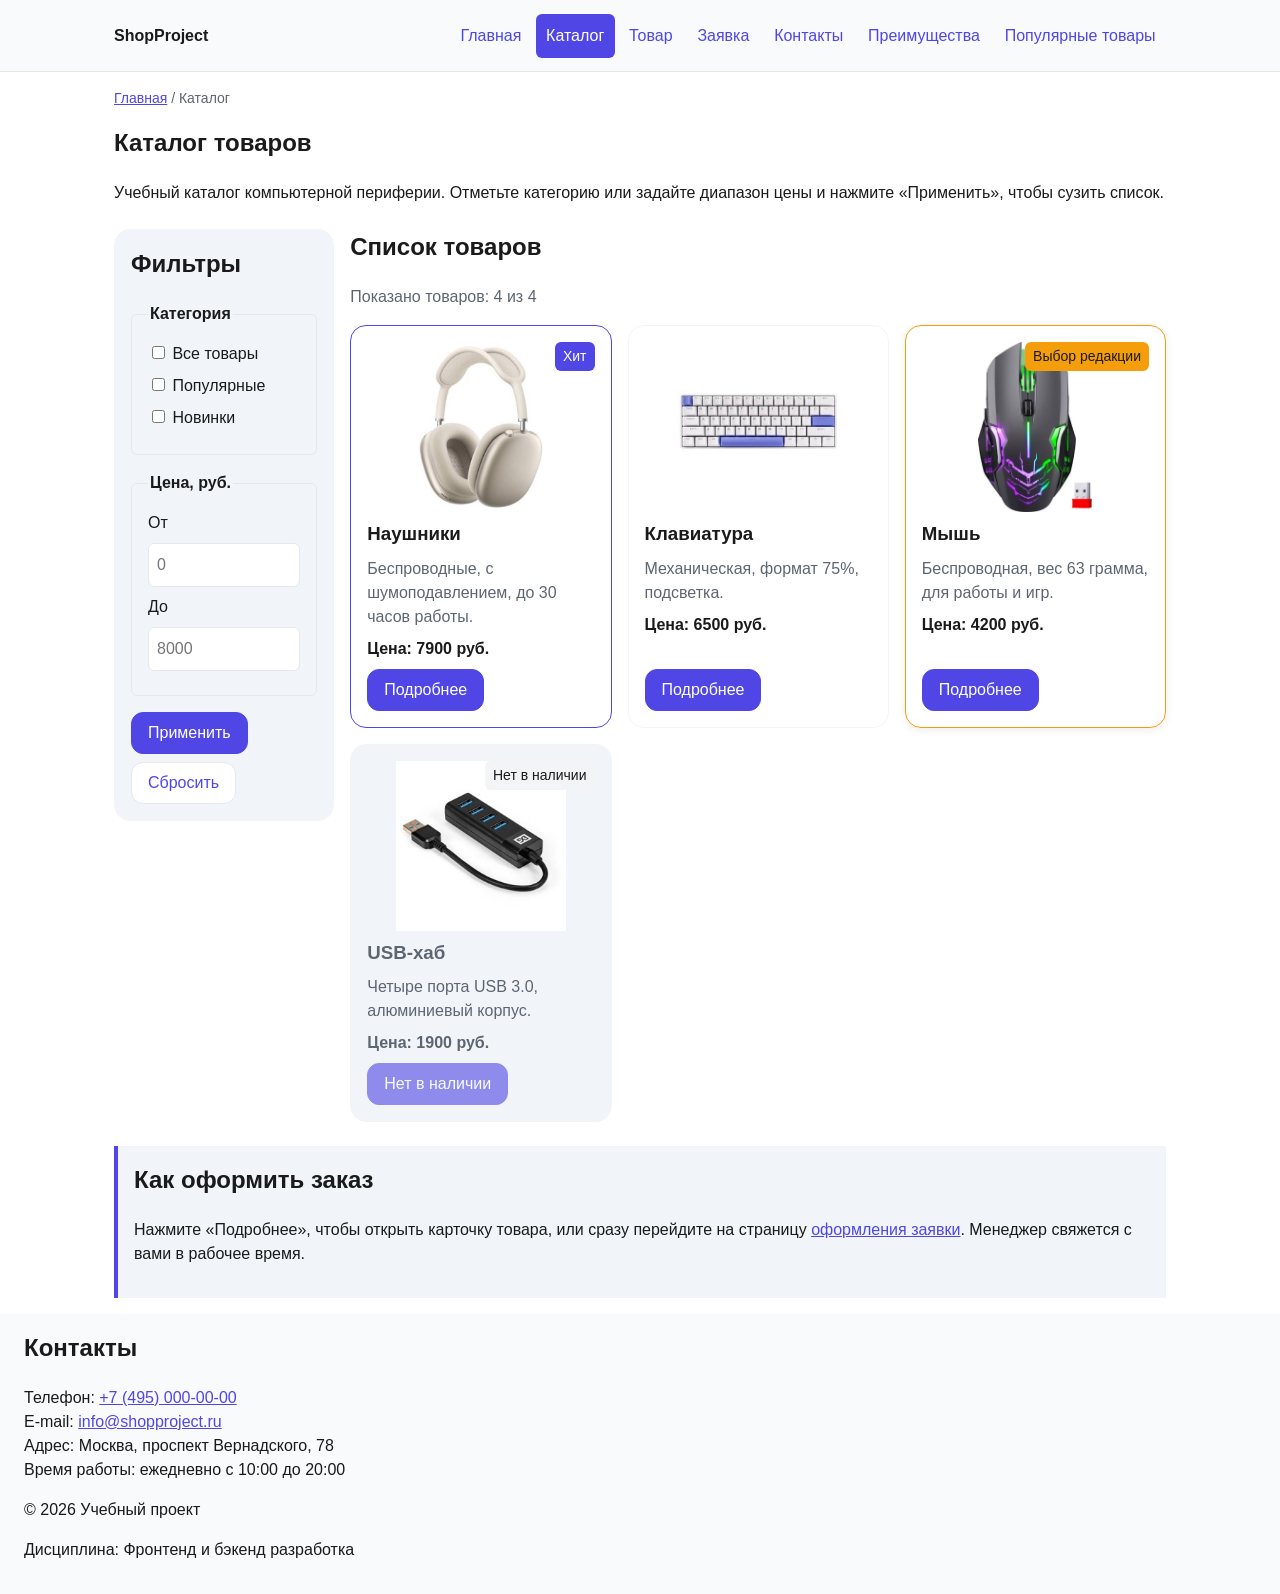
<file: catalog.html>
<!DOCTYPE html>
<html lang="ru">
<head>
    <meta charset="UTF-8">
    <meta name="viewport" content="width=device-width, initial-scale=1.0">
    <meta name="description" content="Каталог товаров учебного интернет-магазина: наушники, клавиатуры, мыши и аксессуары.">
    <title>Каталог товаров - Учебный интернет-магазин</title>
    <link rel="stylesheet" href="css/style.css">
    <link rel="stylesheet" href="css/responsive.css">
    <script src="js/main.js" defer></script>
</head>
<body id="top">
<header class="site-header">
    <div class="site-header__inner">
        <a class="site-header__logo" href="index.html">ShopProject</a>
        <nav class="site-nav" aria-label="Основная навигация">
            <ul class="site-nav__list">
                <li class="site-nav__item"><a class="site-nav__link" href="index.html">Главная</a></li>
                <li class="site-nav__item"><a class="site-nav__link site-nav__link--active" aria-current="page" href="catalog.html">Каталог</a></li>
                <li class="site-nav__item"><a class="site-nav__link" href="product.html">Товар</a></li>
                <li class="site-nav__item"><a class="site-nav__link" href="order.html">Заявка</a></li>
                <li class="site-nav__item"><a class="site-nav__link" href="contacts.html">Контакты</a></li>
                <li class="site-nav__item"><a class="site-nav__link" href="index.html#advantages">Преимущества</a></li>
                <li class="site-nav__item"><a class="site-nav__link" href="index.html#popular">Популярные товары</a></li>
            </ul>
        </nav>
    </div>
</header>

<main class="page">
    <nav class="breadcrumbs" aria-label="Хлебные крошки">
        <a class="breadcrumbs__link" href="index.html">Главная</a>
        <span class="breadcrumbs__current">Каталог</span>
    </nav>

    <section class="catalog">
        <h1 class="catalog__title">Каталог товаров</h1>
        <p class="catalog__text">
            Учебный каталог компьютерной периферии. Отметьте категорию или задайте
            диапазон цены и нажмите «Применить», чтобы сузить список.
        </p>
    </section>

    <section class="catalog-layout" id="goods">
        <aside class="catalog-filters">
            <h2 class="catalog-filters__title">Фильтры</h2>
            <form class="catalog-filters__form" id="catalog-filters">
                <fieldset class="catalog-filters__group">
                    <legend class="catalog-filters__legend">Категория</legend>
                    <label class="catalog-filters__option">
                        <input class="catalog-filters__checkbox" type="checkbox" name="category" value="all">
                        Все товары
                    </label>
                    <label class="catalog-filters__option">
                        <input class="catalog-filters__checkbox" type="checkbox" name="category" value="popular">
                        Популярные
                    </label>
                    <label class="catalog-filters__option">
                        <input class="catalog-filters__checkbox" type="checkbox" name="category" value="new">
                        Новинки
                    </label>
                </fieldset>

                <fieldset class="catalog-filters__group">
                    <legend class="catalog-filters__legend">Цена, руб.</legend>
                    <label class="catalog-filters__label" for="price-from">От</label>
                    <input class="catalog-filters__input" id="price-from" name="price-from" type="number" min="0" placeholder="0">
                    <label class="catalog-filters__label" for="price-to">До</label>
                    <input class="catalog-filters__input" id="price-to" name="price-to" type="number" min="0" placeholder="8000">
                </fieldset>

                <div class="catalog-filters__actions">
                    <button class="button button--primary" type="submit">Применить</button>
                    <button class="button button--secondary" type="reset">Сбросить</button>
                </div>
            </form>
        </aside>

        <section class="catalog-products">
            <h2 class="catalog-products__title">Список товаров</h2>
            <p class="catalog-products__status" id="catalog-status" role="status">Показано товаров: 4 из 4</p>
            <div class="products-grid">

                <!-- Карточка 1: Наушники -->
<article class="product-card product-card--featured" data-category="popular" data-price="7900">
    <img class="product-card__image" src="images/images-10.jpeg" width="447" height="447"
                 srcset="images/images-10-240.jpeg 240w, images/images-10.jpeg 447w"
                 sizes="(min-width: 1024px) 235px, (min-width: 768px) 43vw, 87vw" alt="Светлые накладные наушники с мягким оголовьем" loading="lazy">
    <span class="product-card__badge">Хит</span>
    <h3 class="product-card__title">Наушники</h3>
    <p class="product-card__description">Беспроводные, с шумоподавлением, до 30 часов работы.</p>
    <p class="product-card__price">Цена: 7900 руб.</p>
    <a class="button button--primary product-card__button" href="product.html">Подробнее</a>
</article>

<!-- Карточка 2: Клавиатура -->
<article class="product-card" data-category="popular" data-price="6500">
    <img class="product-card__image" src="images/images-11.jpeg" width="447" height="447"
                 srcset="images/images-11-240.jpeg 240w, images/images-11.jpeg 447w"
                 sizes="(min-width: 1024px) 235px, (min-width: 768px) 43vw, 87vw" alt="Белая компактная клавиатура с синими клавишами" loading="lazy">
    <h3 class="product-card__title">Клавиатура</h3>
    <p class="product-card__description">Механическая, формат 75%, подсветка.</p>
    <p class="product-card__price">Цена: 6500 руб.</p>
    <a class="button button--primary product-card__button" href="product.html">Подробнее</a>
</article>

<!-- Карточка 3: Мышь -->
<article class="product-card product-card--recommended" data-category="popular" data-price="4200">
    <img class="product-card__image" src="images/images-12.jpeg" width="365" height="547"
                 srcset="images/images-12-240.jpeg 240w, images/images-12.jpeg 365w"
                 sizes="(min-width: 1024px) 235px, (min-width: 768px) 43vw, 87vw" alt="Чёрная мышь с цветной подсветкой и USB-приёмником" loading="lazy">
    <span class="product-card__badge product-card__badge--recommended">Выбор редакции</span>
    <h3 class="product-card__title">Мышь</h3>
    <p class="product-card__description">Беспроводная, вес 63 грамма, для работы и игр.</p>
    <p class="product-card__price">Цена: 4200 руб.</p>
    <a class="button button--primary product-card__button" href="product.html">Подробнее</a>
</article>

                <article class="product-card product-card--out-of-stock" data-category="new" data-price="1900">
                  <img class="product-card__image" src="images/images-13.jpeg" width="447" height="447"
                 srcset="images/images-13-240.jpeg 240w, images/images-13.jpeg 447w"
                 sizes="(min-width: 1024px) 235px, (min-width: 768px) 43vw, 87vw" alt="Чёрный USB-хаб с четырьмя синими портами и коротким кабелем" loading="lazy">
                    <span class="product-card__badge product-card__badge--muted">Нет в наличии</span>
                    <h3 class="product-card__title">USB-хаб</h3>
                    <p class="product-card__description">Четыре порта USB 3.0, алюминиевый корпус.</p>
                    <p class="product-card__price">Цена: 1900 руб.</p>
                    <button class="button button--primary button--disabled product-card__button" type="button" disabled>
                        Нет в наличии
                    </button>
                </article>
            </div>
        </section>
    </section>

    <aside class="about">
        <h2 class="about__title">Как оформить заказ</h2>
        <p class="about__text">
            Нажмите «Подробнее», чтобы открыть карточку товара, или сразу перейдите
            на страницу <a href="order.html">оформления заявки</a>. Менеджер свяжется
            с вами в рабочее время.
        </p>
    </aside>
</main>

<footer class="site-footer" id="contacts">
    <h2 class="site-footer__title">Контакты</h2>
    <ul class="contacts">
        <li class="contacts__item">Телефон: <a class="contacts__link" href="tel:+74950000000">+7 (495) 000-00-00</a></li>
        <li class="contacts__item">E-mail: <a class="contacts__link" href="mailto:info@shopproject.ru">info@shopproject.ru</a></li>
        <li class="contacts__item">Адрес: Москва, проспект Вернадского, 78</li>
        <li class="contacts__item">Время работы: ежедневно с 10:00 до 20:00</li>
    </ul>
    <p class="site-footer__text">&copy; 2026 Учебный проект</p>
    <p class="site-footer__text">Дисциплина: Фронтенд и бэкенд разработка</p>
</footer>
<a href="#top" class="scroll-to-top" aria-label="Наверх">↑</a>
</body>
</html>
</file>
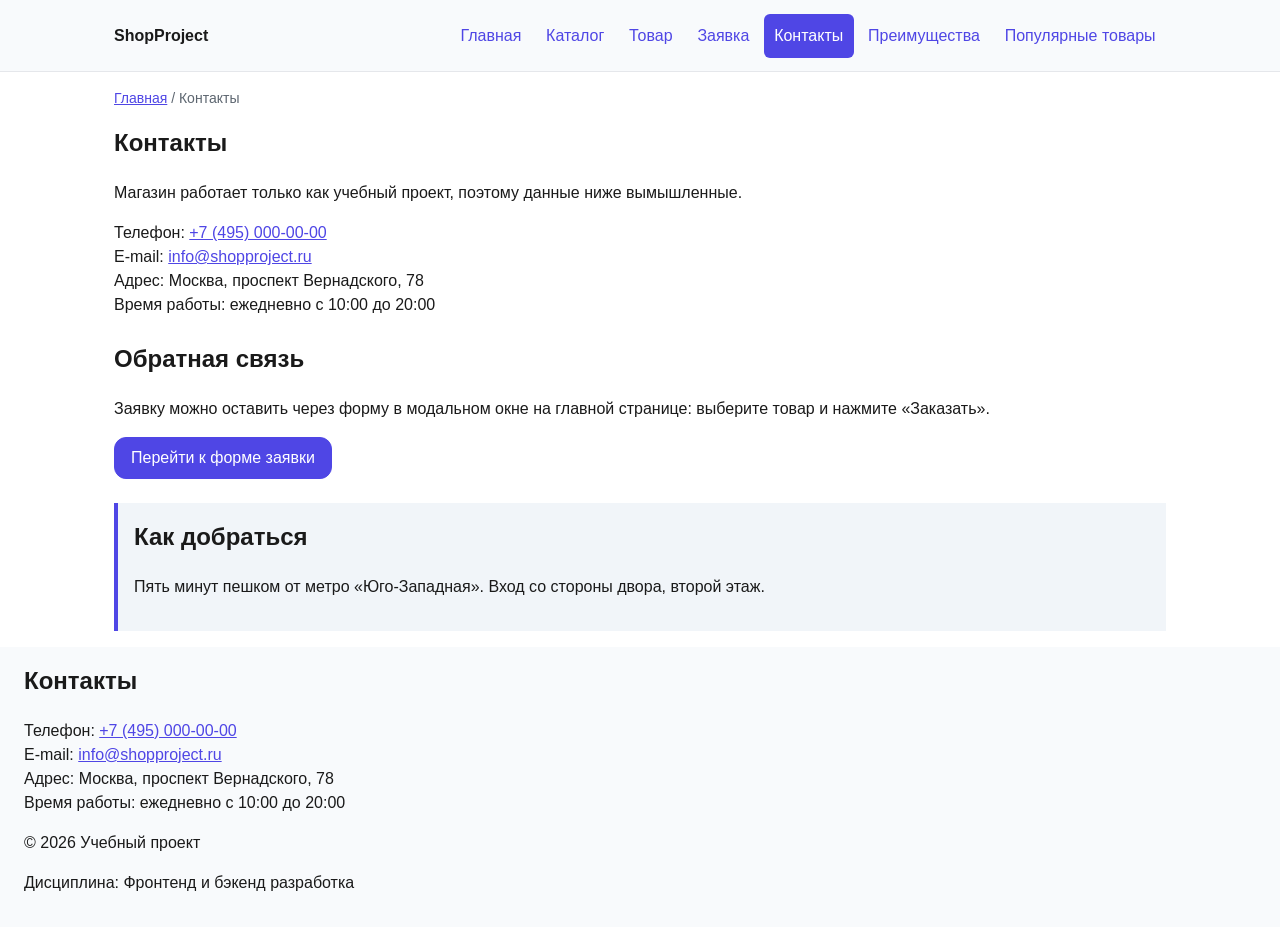
<file: contacts.html>
<!DOCTYPE html>
<html lang="ru">
<head>
    <meta charset="UTF-8">
    <meta name="viewport" content="width=device-width, initial-scale=1.0">
    <meta name="description" content="Контакты учебного интернет-магазина: телефон, e-mail, адрес и время работы.">
    <title>Контакты — Учебный интернет-магазин</title>
    <link rel="stylesheet" href="css/style.css">
    <link rel="stylesheet" href="css/responsive.css">
</head>
<body id="top">
<header class="site-header">
    <div class="site-header__inner">
        <a class="site-header__logo" href="index.html">ShopProject</a>
        <nav class="site-nav" aria-label="Основная навигация">
            <ul class="site-nav__list">
                <li class="site-nav__item"><a class="site-nav__link" href="index.html">Главная</a></li>
                <li class="site-nav__item"><a class="site-nav__link" href="catalog.html">Каталог</a></li>
                <li class="site-nav__item"><a class="site-nav__link" href="product.html">Товар</a></li>
                <li class="site-nav__item"><a class="site-nav__link" href="order.html">Заявка</a></li>
                <li class="site-nav__item"><a class="site-nav__link site-nav__link--active" aria-current="page" href="contacts.html">Контакты</a></li>
                <li class="site-nav__item"><a class="site-nav__link" href="index.html#advantages">Преимущества</a></li>
                <li class="site-nav__item"><a class="site-nav__link" href="index.html#popular">Популярные товары</a></li>
            </ul>
        </nav>
    </div>
</header>

<main class="page">
    <nav class="breadcrumbs" aria-label="Хлебные крошки">
        <a class="breadcrumbs__link" href="index.html">Главная</a>
        <span class="breadcrumbs__current">Контакты</span>
    </nav>

    <section class="contacts-info">
        <h1 class="contacts-info__title">Контакты</h1>
        <p class="contacts-info__text">
            Магазин работает только как учебный проект, поэтому данные ниже вымышленные.
        </p>
        <ul class="contacts">
            <li class="contacts__item">Телефон: <a class="contacts__link" href="tel:+74950000000">+7 (495) 000-00-00</a></li>
            <li class="contacts__item">E-mail: <a class="contacts__link" href="mailto:info@shopproject.ru">info@shopproject.ru</a></li>
            <li class="contacts__item">Адрес: Москва, проспект Вернадского, 78</li>
            <li class="contacts__item">Время работы: ежедневно с 10:00 до 20:00</li>
        </ul>
    </section>

    <section class="feedback" id="feedback">
        <h2 class="feedback__title">Обратная связь</h2>
        <p class="feedback__text">
            Заявку можно оставить через форму в модальном окне на главной странице:
            выберите товар и нажмите «Заказать».
        </p>
        <a class="button button--primary" href="index.html#popular">Перейти к форме заявки</a>
    </section>

    <aside class="about">
        <h2 class="about__title">Как добраться</h2>
        <p class="about__text">
            Пять минут пешком от метро «Юго-Западная». Вход со стороны двора,
            второй этаж.
        </p>
    </aside>
</main>

<footer class="site-footer" id="contacts">
    <h2 class="site-footer__title">Контакты</h2>
    <ul class="contacts">
        <li class="contacts__item">Телефон: <a class="contacts__link" href="tel:+74950000000">+7 (495) 000-00-00</a></li>
        <li class="contacts__item">E-mail: <a class="contacts__link" href="mailto:info@shopproject.ru">info@shopproject.ru</a></li>
        <li class="contacts__item">Адрес: Москва, проспект Вернадского, 78</li>
        <li class="contacts__item">Время работы: ежедневно с 10:00 до 20:00</li>
    </ul>
    <p class="site-footer__text">&copy; 2026 Учебный проект</p>
    <p class="site-footer__text">Дисциплина: Фронтенд и бэкенд разработка</p>
</footer>

<a href="#top" class="scroll-to-top" aria-label="Наверх">↑</a>
</body>
</html>
</file>
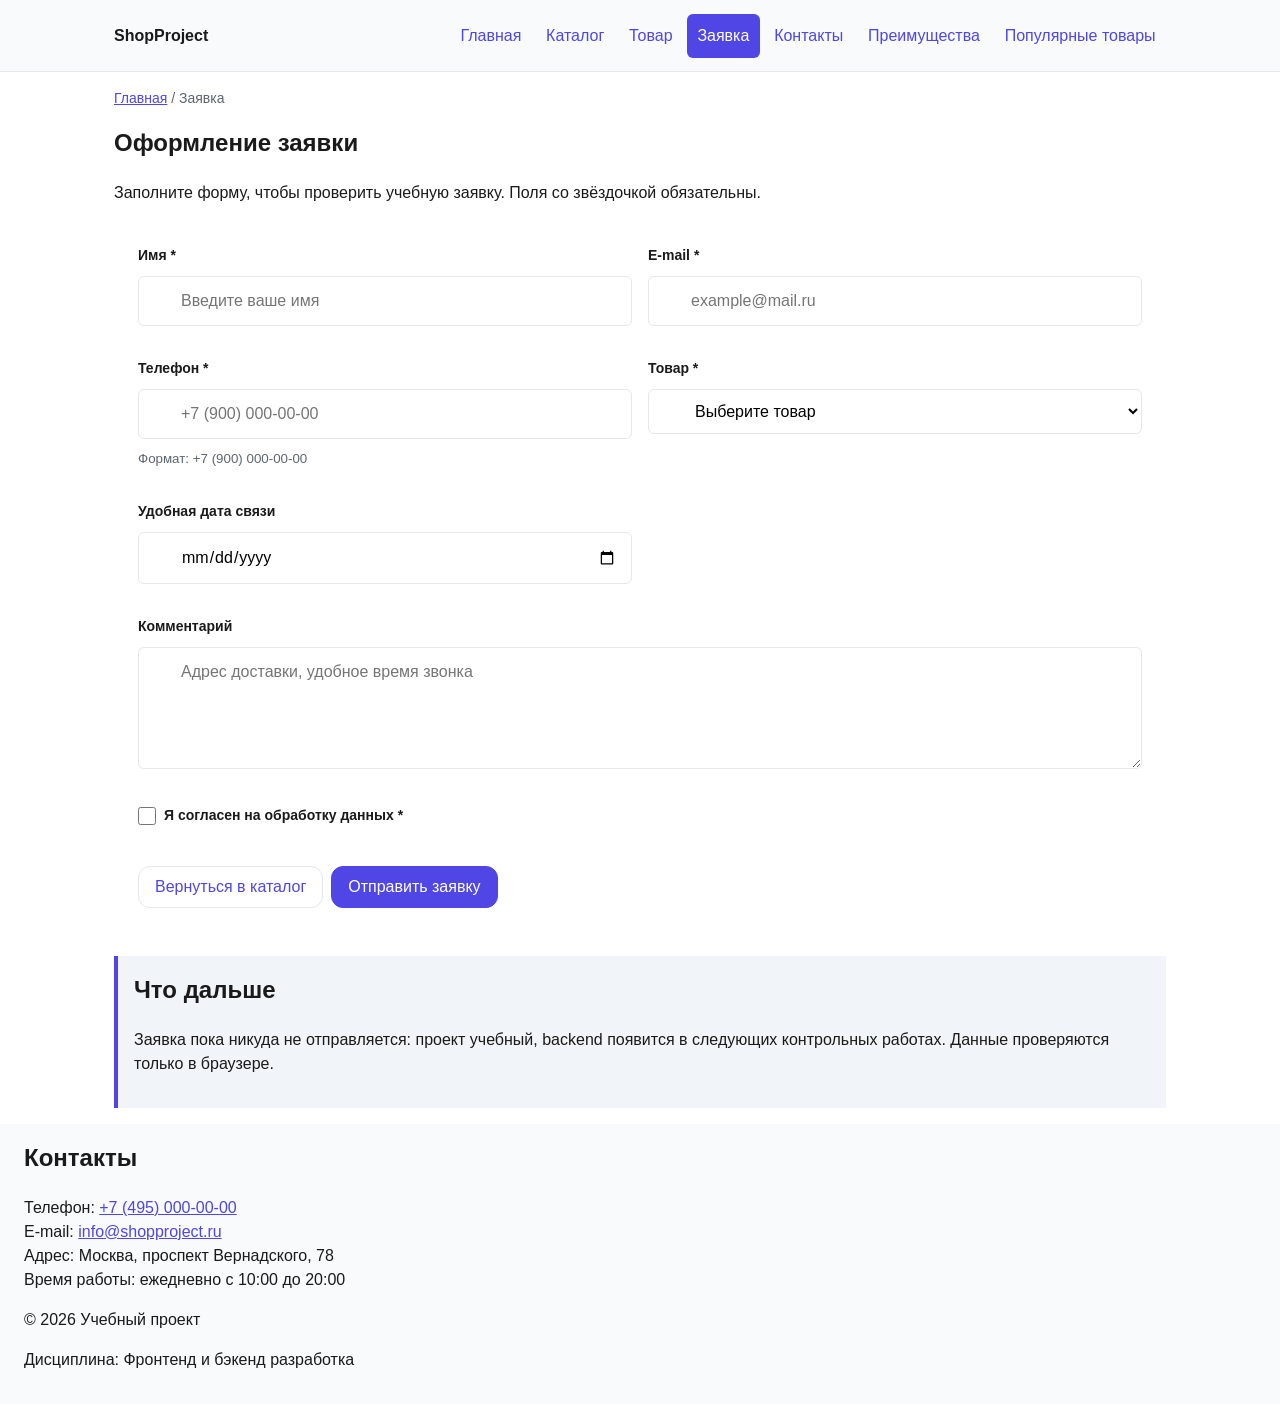
<file: order.html>
<!DOCTYPE html>
<html lang="ru">
<head>
    <meta charset="UTF-8">
    <meta name="viewport" content="width=device-width, initial-scale=1.0">
    <meta name="description" content="Форма оформления заявки учебного интернет-магазина.">
    <title>Оформление заявки - Учебный интернет-магазин</title>
    <link rel="stylesheet" href="css/style.css">
    <link rel="stylesheet" href="css/responsive.css">
    <script src="js/main.js" defer></script>
</head>
<body id="top">
<header class="site-header">
    <div class="site-header__inner">
        <a class="site-header__logo" href="index.html">ShopProject</a>
        <nav class="site-nav" aria-label="Основная навигация">
            <ul class="site-nav__list">
                <li class="site-nav__item"><a class="site-nav__link" href="index.html">Главная</a></li>
                <li class="site-nav__item"><a class="site-nav__link" href="catalog.html">Каталог</a></li>
                <li class="site-nav__item"><a class="site-nav__link" href="product.html">Товар</a></li>
                <li class="site-nav__item"><a class="site-nav__link site-nav__link--active" aria-current="page" href="order.html">Заявка</a></li>
                <li class="site-nav__item"><a class="site-nav__link" href="contacts.html">Контакты</a></li>
                <li class="site-nav__item"><a class="site-nav__link" href="index.html#advantages">Преимущества</a></li>
                <li class="site-nav__item"><a class="site-nav__link" href="index.html#popular">Популярные товары</a></li>
            </ul>
        </nav>
    </div>
</header>

<main class="page">
    <nav class="breadcrumbs" aria-label="Хлебные крошки">
        <a class="breadcrumbs__link" href="index.html">Главная</a>
        <span class="breadcrumbs__current">Заявка</span>
    </nav>

    <section class="order">
        <h1 class="order__title">Оформление заявки</h1>
        <p class="order__text">
            Заполните форму, чтобы проверить учебную заявку.
            Поля со звёздочкой обязательны.
        </p>

        <form class="order-form" id="order-form" action="#" method="post" novalidate>
            <div class="order-form__field">
                <label class="order-form__label" for="order-name">Имя *</label>
                <input
                    class="order-form__input"
                    id="order-name"
                    name="name"
                    type="text"
                    placeholder="Введите ваше имя"
                    minlength="2"
                    autocomplete="given-name"
                    required
                >
            </div>

            <div class="order-form__field">
                <label class="order-form__label" for="order-email">E-mail *</label>
                <input
                    class="order-form__input"
                    id="order-email"
                    name="email"
                    type="email"
                    placeholder="example@mail.ru"
                    autocomplete="email"
                    required
                >
            </div>

            <div class="order-form__field">
                <label class="order-form__label" for="order-phone">Телефон *</label>
                <input
                    class="order-form__input"
                    id="order-phone"
                    name="phone"
                    type="tel"
                    inputmode="tel"
                    placeholder="+7 (900) 000-00-00"
                    pattern="^\+7 \(\d{3}\) \d{3}-\d{2}-\d{2}$"
                    required
                >
                <small class="order-form__hint">Формат: +7 (900) 000-00-00</small>
            </div>

            <div class="order-form__field">
                <label class="order-form__label" for="order-product">Товар *</label>
                <select class="order-form__select" id="order-product" name="selected-product" required>
                    <option value="">Выберите товар</option>
                    <option value="Наушники">Наушники, 7900 руб.</option>
                    <option value="Клавиатура">Клавиатура, 6500 руб.</option>
                    <option value="Мышь">Мышь, 4200 руб.</option>
                    <option value="Коврик для мыши">Коврик для мыши, 1200 руб.</option>
                    <option value="Веб-камера">Веб-камера, 5300 руб.</option>
                    <option value="USB-хаб">USB-хаб, 1900 руб.</option>
                </select>
            </div>

            <div class="order-form__field">
                <label class="order-form__label" for="order-date">Удобная дата связи</label>
                <input class="order-form__input" id="order-date" name="date" type="date">
            </div>

            <div class="order-form__field">
                <label class="order-form__label" for="order-comment">Комментарий</label>
                <textarea
                    class="order-form__textarea"
                    id="order-comment"
                    name="comment"
                    rows="4"
                    placeholder="Адрес доставки, удобное время звонка"
                ></textarea>
            </div>

            <div class="order-form__field order-form__field--checkbox">
                <label class="order-form__label">
                    <input class="order-form__checkbox" id="order-agreement" name="agreement" type="checkbox" required>
                    Я согласен на обработку данных *
                </label>
            </div>

            <div class="order-form__actions">
                <a class="button button--secondary" href="catalog.html">Вернуться в каталог</a>
                <button class="button button--primary" type="submit">Отправить заявку</button>
            </div>
        </form>
        <p class="success-message" id="success-message" role="status" hidden>Учебная заявка проверена. Данные остались в браузере.</p>
    </section>

    <aside class="about">
        <h2 class="about__title">Что дальше</h2>
        <p class="about__text">
            Заявка пока никуда не отправляется: проект учебный, backend появится
            в следующих контрольных работах. Данные проверяются только в браузере.
        </p>
    </aside>
</main>

<footer class="site-footer" id="contacts">
    <h2 class="site-footer__title">Контакты</h2>
    <ul class="contacts">
        <li class="contacts__item">Телефон: <a class="contacts__link" href="tel:+74950000000">+7 (495) 000-00-00</a></li>
        <li class="contacts__item">E-mail: <a class="contacts__link" href="mailto:info@shopproject.ru">info@shopproject.ru</a></li>
        <li class="contacts__item">Адрес: Москва, проспект Вернадского, 78</li>
        <li class="contacts__item">Время работы: ежедневно с 10:00 до 20:00</li>
    </ul>
    <p class="site-footer__text">&copy; 2026 Учебный проект</p>
    <p class="site-footer__text">Дисциплина: Фронтенд и бэкенд разработка</p>
</footer>

<a href="#top" class="scroll-to-top" aria-label="Наверх">↑</a>
</body>
</html>
</file>
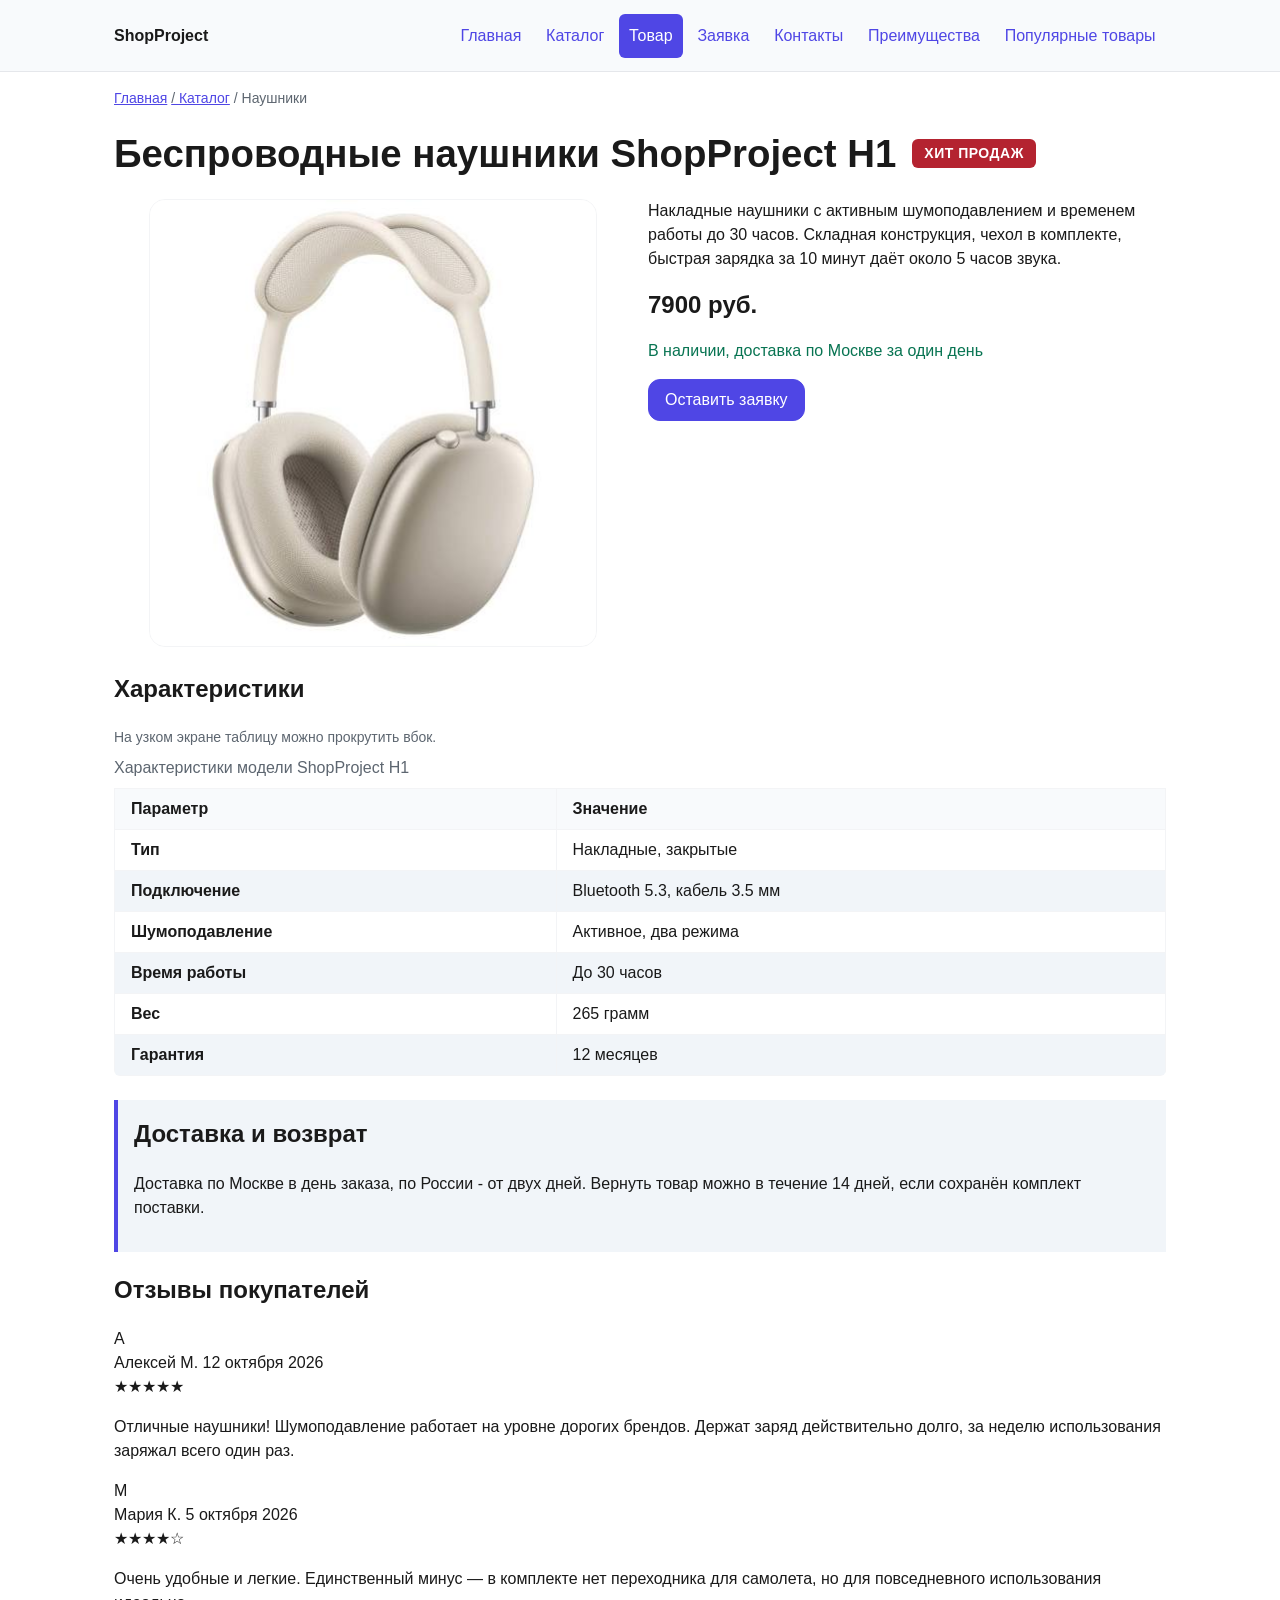
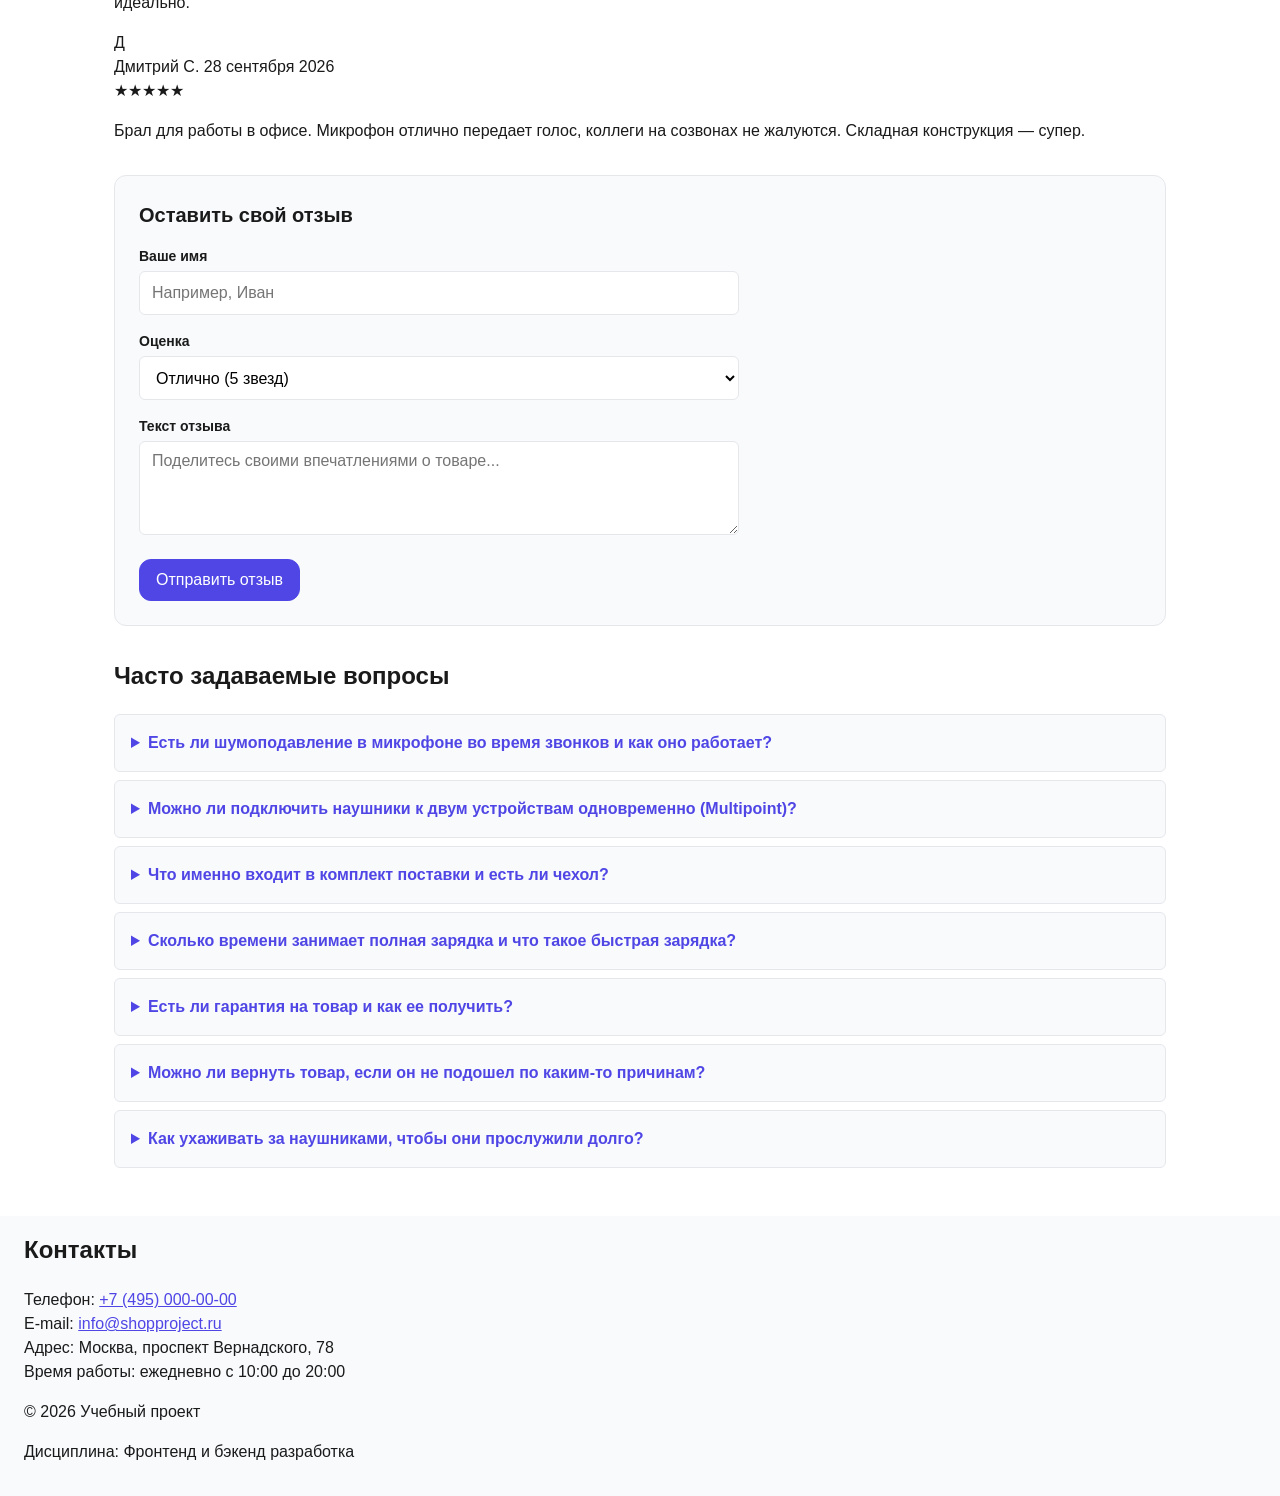
<file: product.html>
<!DOCTYPE html>
<html lang="ru">
<head>
    <meta charset="UTF-8">
    <meta name="viewport" content="width=device-width, initial-scale=1.0">
    <meta name="description" content="Карточка товара: беспроводные наушники ShopProject H1, характеристики, цена и заявка.">
    <title>Наушники ShopProject H1 - Учебный интернет-магазин</title>
    <link rel="stylesheet" href="css/style.css">
    <link rel="stylesheet" href="css/responsive.css">
    <script src="js/product-data.js" defer></script>
    <script src="js/product-demo.js" defer></script>
</head>
<body id="top">
<header class="site-header">
    <div class="site-header__inner">
        <a class="site-header__logo" href="index.html">ShopProject</a>
        <nav class="site-nav" aria-label="Основная навигация">
            <ul class="site-nav__list">
                <li class="site-nav__item"><a class="site-nav__link" href="index.html">Главная</a></li>
                <li class="site-nav__item"><a class="site-nav__link" href="catalog.html">Каталог</a></li>
                <li class="site-nav__item"><a class="site-nav__link site-nav__link--active" aria-current="page" href="product.html">Товар</a></li>
                <li class="site-nav__item"><a class="site-nav__link" href="order.html">Заявка</a></li>
                <li class="site-nav__item"><a class="site-nav__link" href="contacts.html">Контакты</a></li>
                <li class="site-nav__item"><a class="site-nav__link" href="index.html#advantages">Преимущества</a></li>
                <li class="site-nav__item"><a class="site-nav__link" href="index.html#popular">Популярные товары</a></li>
            </ul>
        </nav>
    </div>
</header>

<main class="page">
    <nav class="breadcrumbs" aria-label="Хлебные крошки">
        <a class="breadcrumbs__link" href="index.html">Главная</a>
        <a class="breadcrumbs__link" href="catalog.html">Каталог</a>
        <span class="breadcrumbs__current">Наушники</span>
    </nav>

    <section class="product">
        <!-- Бейдж "Хит продаж" -->
        <div class="product__header">
            <h1 class="product__title">Беспроводные наушники ShopProject H1</h1>
            <span class="product__badge">Хит продаж</span>
        </div>

        <div class="product__layout">
            <img class="product__image" src="images/images-10.jpeg" width="447" height="447"
                 srcset="images/images-10-240.jpeg 240w, images/images-10.jpeg 447w"
                 sizes="(min-width: 768px) 420px, 92vw" alt="Светлые накладные наушники с мягким оголовьем">

            <div class="product__info">
                <p class="product__description">
                    Накладные наушники с активным шумоподавлением и временем работы до 30 часов.
                    Складная конструкция, чехол в комплекте, быстрая зарядка за 10 минут даёт
                    около 5 часов звука.
                </p>
                <p class="product__price">7900 руб.</p>
                <p class="product__availability">В наличии, доставка по Москве за один день</p>
                <a class="button button--primary product__button" href="order.html">Оставить заявку</a>
            </div>
        </div>
    </section>

    <section class="product-specs" id="specs">
        <h2 class="product-specs__title">Характеристики</h2>
        <p class="table-hint" id="table-hint">На узком экране таблицу можно прокрутить вбок.</p>
        <div class="table-scroll" tabindex="0" role="region" aria-label="Таблица характеристик" aria-describedby="table-hint">
        <table class="product-table">
            <caption class="product-table__caption">Характеристики модели ShopProject H1</caption>
            <thead>
                <tr>
                    <th scope="col">Параметр</th>
                    <th scope="col">Значение</th>
                </tr>
            </thead>
            <tbody>
                <tr><th scope="row">Тип</th><td>Накладные, закрытые</td></tr>
                <tr><th scope="row">Подключение</th><td>Bluetooth 5.3, кабель 3.5 мм</td></tr>
                <tr><th scope="row">Шумоподавление</th><td>Активное, два режима</td></tr>
                <tr><th scope="row">Время работы</th><td>До 30 часов</td></tr>
                <tr><th scope="row">Вес</th><td>265 грамм</td></tr>
                <tr><th scope="row">Гарантия</th><td>12 месяцев</td></tr>
            </tbody>
        </table>
        </div>
    </section>

    <aside class="about">
        <h2 class="about__title">Доставка и возврат</h2>
        <p class="about__text">
            Доставка по Москве в день заказа, по России - от двух дней. Вернуть товар
            можно в течение 14 дней, если сохранён комплект поставки.
        </p>
    </aside>

    <!-- Блок Отзывов (с формой) -->
    <section class="reviews section">
        <h2 class="section__title">Отзывы покупателей</h2>
        <div class="reviews__grid">
            <article class="review-card">
                <div class="review-card__header">
                    <div class="review-card__avatar">А</div>
                    <div class="review-card__meta">
                        <span class="review-card__author">Алексей М.</span>
                        <span class="review-card__date">12 октября 2026</span>
                    </div>
                </div>
                <div class="review-card__rating">★★★★★</div>
                <p class="review-card__text">Отличные наушники! Шумоподавление работает на уровне дорогих брендов. Держат заряд действительно долго, за неделю использования заряжал всего один раз.</p>
            </article>

            <article class="review-card">
                <div class="review-card__header">
                    <div class="review-card__avatar">М</div>
                    <div class="review-card__meta">
                        <span class="review-card__author">Мария К.</span>
                        <span class="review-card__date">5 октября 2026</span>
                    </div>
                </div>
                <div class="review-card__rating">★★★★☆</div>
                <p class="review-card__text">Очень удобные и легкие. Единственный минус — в комплекте нет переходника для самолета, но для повседневного использования идеально.</p>
            </article>

            <article class="review-card">
                <div class="review-card__header">
                    <div class="review-card__avatar">Д</div>
                    <div class="review-card__meta">
                        <span class="review-card__author">Дмитрий С.</span>
                        <span class="review-card__date">28 сентября 2026</span>
                    </div>
                </div>
                <div class="review-card__rating">★★★★★</div>
                <p class="review-card__text">Брал для работы в офисе. Микрофон отлично передает голос, коллеги на созвонах не жалуются. Складная конструкция — супер.</p>
            </article>
        </div>

        <!-- Форма для добавления отзыва -->
        <div class="review-form-wrapper">
            <h3 class="review-form__title">Оставить свой отзыв</h3>
            <form class="review-form" action="#" method="post">
                <div class="review-form__field">
                    <label class="review-form__label" for="review-name">Ваше имя</label>
                    <input class="review-form__input" type="text" id="review-name" name="name" placeholder="Например, Иван" required>
                </div>

                <div class="review-form__field">
                    <label class="review-form__label" for="review-rating">Оценка</label>
                    <select class="review-form__select" id="review-rating" name="rating" required>
                        <option value="5">Отлично (5 звезд)</option>
                        <option value="4">Хорошо (4 звезды)</option>
                        <option value="3">Нормально (3 звезды)</option>
                        <option value="2">Плохо (2 звезды)</option>
                        <option value="1">Ужасно (1 звезда)</option>
                    </select>
                </div>

                <div class="review-form__field">
                    <label class="review-form__label" for="review-text">Текст отзыва</label>
                    <textarea class="review-form__textarea" id="review-text" name="text" rows="4" placeholder="Поделитесь своими впечатлениями о товаре..." required></textarea>
                </div>

                <button class="button button--primary review-form__submit" type="submit">Отправить отзыв</button>
            </form>
        </div>
    </section>

    <!-- Блок FAQ -->
        <!-- МЕГА-РАСШИРЕННЫЙ Блок FAQ -->
    <section class="faq-section section">
        <h2 class="section__title">Часто задаваемые вопросы</h2>
        <div class="faq-list">

            <details class="faq-item">
                <summary class="faq-item__question">Есть ли шумоподавление в микрофоне во время звонков и как оно работает?</summary>
                <p class="faq-item__answer">Да, в наушниках установлено два высокочувствительных направленных микрофона с технологией ENC (Environmental Noise Cancellation — подавление окружающего шума). Эта система анализирует звуковые волны вокруг вас и создает противоположные звуковые волны, чтобы нейтрализовать фоновый шум (шум улицы, метро, офиса или кафе). Благодаря этому собеседники на другом конце провода слышат только ваш голос, без лишних помех. Технология особенно эффективна при разговорах на улице или в оживленных местах, делая ваши звонки максимально комфортными и разборчивыми.</p>
            </details>

            <details class="faq-item">
                <summary class="faq-item__question">Можно ли подключить наушники к двум устройствам одновременно (Multipoint)?</summary>
                <p class="faq-item__answer">Да, модель поддерживает современную технологию Multipoint, которая позволяет одновременно держать активное подключение к двум устройствам (например, к рабочему ноутбуку и личному смартфону). Сценарий использования очень удобен: вы слушаете музыку или работаете на компьютере, и в этот момент на смартфон поступает входящий звонок. Наушники автоматически переключатся на смартфон, чтобы вы могли ответить. Как только звонок завершится, звук плавно вернется к ноутбуку, и вам не придется вручную переподключать Bluetooth. Это идеальное решение для тех, кто совмещает работу и личные дела.</p>
            </details>

            <details class="faq-item">
                <summary class="faq-item__question">Что именно входит в комплект поставки и есть ли чехол?</summary>
                <p class="faq-item__answer">В фирменную коробку входит всё необходимое для полноценного использования: сами наушники ShopProject H1, жесткий чехол-футляр для безопасного хранения и переноски (он защищает от пыли и случайных ударов в сумке), кабель USB Type-C для зарядки, а также аудиокабель 3.5 мм (AUX). Наличие аудиокабеля — важное преимущество: если аккумулятор разрядится в дороге, или если вы захотите подключить наушники к проводному источнику (например, к старому плееру, компьютеру или бортовой системе самолета), вы всегда сможете это сделать без задержек звука.</p>
            </details>

            <details class="faq-item">
                <summary class="faq-item__question">Сколько времени занимает полная зарядка и что такое быстрая зарядка?</summary>
                <p class="faq-item__answer">Полная зарядка аккумулятора от нуля до 100% занимает около 2 часов при использовании стандартного блока питания. Однако, благодаря функции быстрой зарядки (Fast Charge), всего 10 минут подключения к сети дают вам около 5 часов автономной работы. Это спасает в ситуациях, когда вы опаздываете на встречу или собираетесь в дорогу, а наушники разрядились. В режиме ожидания наушники также потребляют минимум энергии, поэтому они не разрядятся за ночь, если вы забудете их выключить.</p>
            </details>

            <details class="faq-item">
                <summary class="faq-item__question">Есть ли гарантия на товар и как ее получить?</summary>
                <p class="faq-item__answer">Да, на все наушники ShopProject предоставляется официальная гарантия сроком 12 месяцев с момента покупки. Для получения гарантийного обслуживания вам необходимо сохранить чек или электронный билет, а также заводскую упаковку и полный комплект поставки. Гарантия распространяется на любые технические неисправности, не связанные с механическими повреждениями (например, если перестал работать Bluetooth-модуль, сломался разъем зарядки или пропал звук в одном из динамиков). В случае поломки мы бесплатно отремонтируем устройство или заменим его на новое.</p>
            </details>

            <details class="faq-item">
                <summary class="faq-item__question">Можно ли вернуть товар, если он не подошел по каким-то причинам?</summary>
                <p class="faq-item__answer">Согласно Закону о защите прав потребителей, вы можете вернуть или обменять товар надлежащего качества (то есть исправный) в течение 14 дней с момента покупки. Главные условия: сохранение товарного вида (отсутствие царапин, потертостей и следов эксплуатации), наличие полного комплекта поставки и оригинальной упаковки. Процедура возврата проста: свяжитесь с нашей службой поддержки, заполните заявление, и мы вернем деньги на ту же банковскую карту, с которой производилась оплата, в течение 3-5 рабочих дней. Обратная доставка при возврате качественного товара осуществляется за счет покупателя.</p>
            </details>

            <details class="faq-item">
                <summary class="faq-item__question">Как ухаживать за наушниками, чтобы они прослужили долго?</summary>
                <p class="faq-item__answer">Для долгой службы наушников рекомендуется соблюдать несколько простых правил. Во-первых, протирайте амбушюры и корпус сухой мягкой тканью (не используйте спиртовые растворы, они могут повредить покрытие). Во-вторых, избегайте попадания влаги и пыли в разъемы, всегда закрывайте порт зарядки, когда он не используется. В-третьих, не оставляйте наушники под прямыми солнечными лучами и не храните их при экстремальных температурах. При правильном уходе аккумулятор сохранит свою емкость на долгие годы, а оголовье и амбушюры не потеряют свою форму.</p>
            </details>

        </div>
    </section>

</main>

<footer class="site-footer" id="contacts">
    <h2 class="site-footer__title">Контакты</h2>
    <ul class="contacts">
        <li class="contacts__item">Телефон: <a class="contacts__link" href="tel:+74950000000">+7 (495) 000-00-00</a></li>
        <li class="contacts__item">E-mail: <a class="contacts__link" href="mailto:info@shopproject.ru">info@shopproject.ru</a></li>
        <li class="contacts__item">Адрес: Москва, проспект Вернадского, 78</li>
        <li class="contacts__item">Время работы: ежедневно с 10:00 до 20:00</li>
    </ul>
    <p class="site-footer__text">&copy; 2026 Учебный проект</p>
    <p class="site-footer__text">Дисциплина: Фронтенд и бэкенд разработка</p>
</footer>

<a href="#top" class="scroll-to-top" aria-label="Наверх">↑</a>
</body>
</html>
</file>
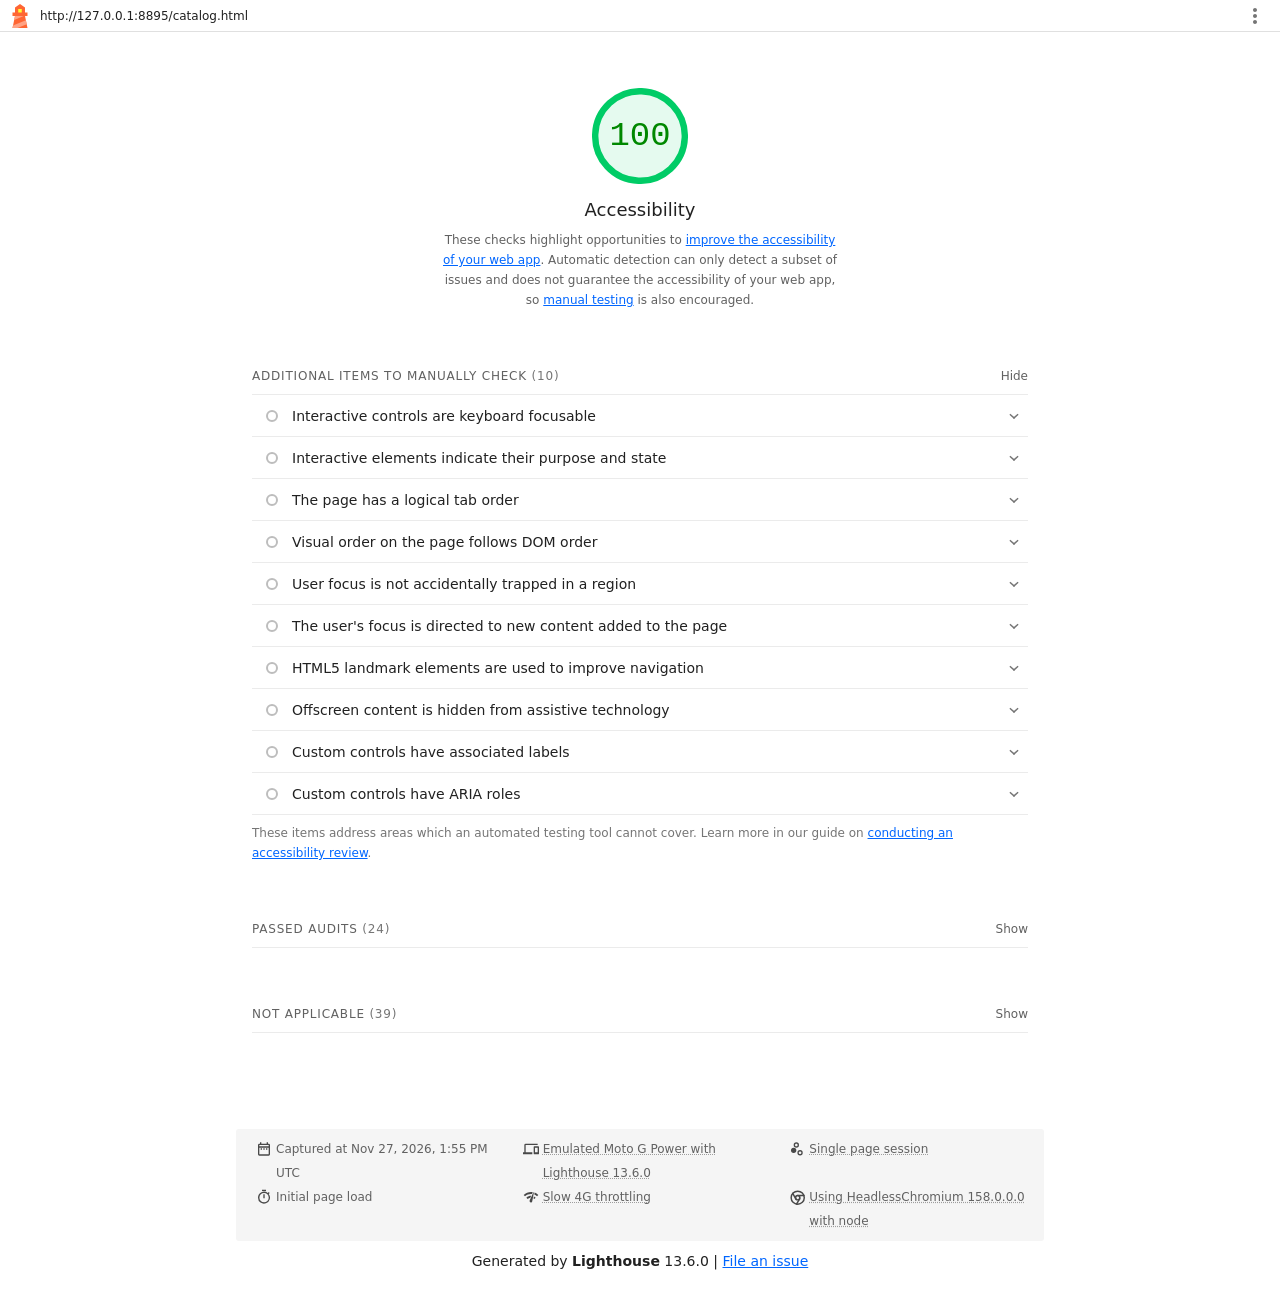
<file: docs/lighthouse/catalog.html>
<!--
@license
Copyright 2018 Google LLC
SPDX-License-Identifier: Apache-2.0
-->
<!doctype html>
<html lang="en">
<head>
  <meta charset="utf-8">
  <meta name="viewport" content="width=device-width, initial-scale=1, minimum-scale=1">
  <link rel="icon" href='data:image/svg+xml;utf8,<svg fill="none" xmlns="http://www.w3.org/2000/svg" viewBox="0 0 48 48"><path d="m14 7 10-7 10 7v10h5v7h-5l5 24H9l5-24H9v-7h5V7Z" fill="%23F63"/><path d="M31.561 24H14l-1.689 8.105L31.561 24ZM18.983 48H9l1.022-4.907L35.723 32.27l1.663 7.98L18.983 48Z" fill="%23FFA385"/><path fill="%23FF3" d="M20.5 10h7v7h-7z"/></svg>'>
  <title>Lighthouse Report</title>
  <style>body {margin: 0}</style>
</head>
<body>
  <noscript>Lighthouse report requires JavaScript. Please enable.</noscript>

  <div id="lh-log"></div>

  <script>window.__LIGHTHOUSE_JSON__ = {"lighthouseVersion":"13.6.0","requestedUrl":"http://127.0.0.1:8895/catalog.html","mainDocumentUrl":"http://127.0.0.1:8895/catalog.html","finalDisplayedUrl":"http://127.0.0.1:8895/catalog.html","finalUrl":"http://127.0.0.1:8895/catalog.html","fetchTime":"2026-11-27T13:55:30.893Z","gatherMode":"navigation","runWarnings":[],"userAgent":"Mozilla/5.0 (Macintosh; Intel Mac OS X 10_15_7) AppleWebKit/537.36 (KHTML, like Gecko) HeadlessChrome/158.0.0.0 Safari/537.36","environment":{"networkUserAgent":"Mozilla/5.0 (Linux; Android 11; moto g power (2022)) AppleWebKit/537.36 (KHTML, like Gecko) Chrome/158.0.0.0 Mobile Safari/537.36","hostUserAgent":"Mozilla/5.0 (Macintosh; Intel Mac OS X 10_15_7) AppleWebKit/537.36 (KHTML, like Gecko) HeadlessChrome/158.0.0.0 Safari/537.36","benchmarkIndex":4251,"credits":{"axe-core":"4.14.0"}},"audits":{"accesskeys":{"id":"accesskeys","title":"`[accesskey]` values are unique","description":"Access keys let users quickly focus a part of the page. For proper navigation, each access key must be unique. [Learn more about access keys](https://dequeuniversity.com/rules/axe/4.14/accesskeys).","score":null,"scoreDisplayMode":"notApplicable"},"aria-allowed-attr":{"id":"aria-allowed-attr","title":"`[aria-*]` attributes match their roles","description":"Each ARIA `role` supports a specific subset of `aria-*` attributes. Mismatching these invalidates the `aria-*` attributes. [Learn how to match ARIA attributes to their roles](https://dequeuniversity.com/rules/axe/4.14/aria-allowed-attr).","score":1,"scoreDisplayMode":"binary","details":{"type":"table","headings":[{"key":"node","valueType":"node","subItemsHeading":{"key":"relatedNode","valueType":"node"},"label":"Failing Elements"}],"items":[]}},"aria-allowed-role":{"id":"aria-allowed-role","title":"Uses ARIA roles only on compatible elements","description":"Many HTML elements can only be assigned certain ARIA roles. Using ARIA roles where they are not allowed can interfere with the accessibility of the web page. [Learn more about ARIA roles](https://dequeuniversity.com/rules/axe/4.14/aria-allowed-role).","score":null,"scoreDisplayMode":"notApplicable"},"aria-command-name":{"id":"aria-command-name","title":"`button`, `link`, and `menuitem` elements have accessible names","description":"When an element doesn't have an accessible name, screen readers announce it with a generic name, making it unusable for users who rely on screen readers. [Learn how to make command elements more accessible](https://dequeuniversity.com/rules/axe/4.14/aria-command-name).","score":null,"scoreDisplayMode":"notApplicable"},"aria-conditional-attr":{"id":"aria-conditional-attr","title":"ARIA attributes are used as specified for the element's role","description":"Some ARIA attributes are only allowed on an element under certain conditions. [Learn more about conditional ARIA attributes](https://dequeuniversity.com/rules/axe/4.14/aria-conditional-attr).","score":1,"scoreDisplayMode":"binary","details":{"type":"table","headings":[{"key":"node","valueType":"node","subItemsHeading":{"key":"relatedNode","valueType":"node"},"label":"Failing Elements"}],"items":[]}},"aria-deprecated-role":{"id":"aria-deprecated-role","title":"Deprecated ARIA roles were not used","description":"Deprecated ARIA roles may not be processed correctly by assistive technology. [Learn more about deprecated ARIA roles](https://dequeuniversity.com/rules/axe/4.14/aria-deprecated-role).","score":1,"scoreDisplayMode":"binary","details":{"type":"table","headings":[{"key":"node","valueType":"node","subItemsHeading":{"key":"relatedNode","valueType":"node"},"label":"Failing Elements"}],"items":[]}},"aria-dialog-name":{"id":"aria-dialog-name","title":"Elements with `role=\"dialog\"` or `role=\"alertdialog\"` have accessible names.","description":"ARIA dialog elements without accessible names may prevent screen readers users from discerning the purpose of these elements. [Learn how to make ARIA dialog elements more accessible](https://dequeuniversity.com/rules/axe/4.14/aria-dialog-name).","score":null,"scoreDisplayMode":"notApplicable"},"aria-hidden-body":{"id":"aria-hidden-body","title":"`[aria-hidden=\"true\"]` is not present on the document `\u003cbody>`","description":"Assistive technologies, like screen readers, work inconsistently when `aria-hidden=\"true\"` is set on the document `\u003cbody>`. [Learn how `aria-hidden` affects the document body](https://dequeuniversity.com/rules/axe/4.14/aria-hidden-body).","score":1,"scoreDisplayMode":"binary","details":{"type":"table","headings":[{"key":"node","valueType":"node","subItemsHeading":{"key":"relatedNode","valueType":"node"},"label":"Failing Elements"}],"items":[]}},"aria-hidden-focus":{"id":"aria-hidden-focus","title":"`[aria-hidden=\"true\"]` elements do not contain focusable descendents","description":"Focusable descendents within an `[aria-hidden=\"true\"]` element prevent those interactive elements from being available to users of assistive technologies like screen readers. [Learn how `aria-hidden` affects focusable elements](https://dequeuniversity.com/rules/axe/4.14/aria-hidden-focus).","score":null,"scoreDisplayMode":"notApplicable"},"aria-input-field-name":{"id":"aria-input-field-name","title":"ARIA input fields have accessible names","description":"When an input field doesn't have an accessible name, screen readers announce it with a generic name, making it unusable for users who rely on screen readers. [Learn more about input field labels](https://dequeuniversity.com/rules/axe/4.14/aria-input-field-name).","score":null,"scoreDisplayMode":"notApplicable"},"aria-meter-name":{"id":"aria-meter-name","title":"ARIA `meter` elements have accessible names","description":"When a meter element doesn't have an accessible name, screen readers announce it with a generic name, making it unusable for users who rely on screen readers. [Learn how to name `meter` elements](https://dequeuniversity.com/rules/axe/4.14/aria-meter-name).","score":null,"scoreDisplayMode":"notApplicable"},"aria-progressbar-name":{"id":"aria-progressbar-name","title":"ARIA `progressbar` elements have accessible names","description":"When a `progressbar` element doesn't have an accessible name, screen readers announce it with a generic name, making it unusable for users who rely on screen readers. [Learn how to label `progressbar` elements](https://dequeuniversity.com/rules/axe/4.14/aria-progressbar-name).","score":null,"scoreDisplayMode":"notApplicable"},"aria-prohibited-attr":{"id":"aria-prohibited-attr","title":"Elements use only permitted ARIA attributes","description":"Using ARIA attributes in roles where they are prohibited can mean that important information is not communicated to users of assistive technologies. [Learn more about prohibited ARIA roles](https://dequeuniversity.com/rules/axe/4.14/aria-prohibited-attr).","score":1,"scoreDisplayMode":"binary","details":{"type":"table","headings":[{"key":"node","valueType":"node","subItemsHeading":{"key":"relatedNode","valueType":"node"},"label":"Failing Elements"}],"items":[]}},"aria-required-attr":{"id":"aria-required-attr","title":"`[role]`s have all required `[aria-*]` attributes","description":"Some ARIA roles have required attributes that describe the state of the element to screen readers. [Learn more about roles and required attributes](https://dequeuniversity.com/rules/axe/4.14/aria-required-attr).","score":1,"scoreDisplayMode":"binary","details":{"type":"table","headings":[{"key":"node","valueType":"node","subItemsHeading":{"key":"relatedNode","valueType":"node"},"label":"Failing Elements"}],"items":[]}},"aria-required-children":{"id":"aria-required-children","title":"Elements with an ARIA `[role]` that require children to contain a specific `[role]` have all required children.","description":"Some ARIA parent roles must contain specific child roles to perform their intended accessibility functions. [Learn more about roles and required children elements](https://dequeuniversity.com/rules/axe/4.14/aria-required-children).","score":null,"scoreDisplayMode":"notApplicable"},"aria-required-parent":{"id":"aria-required-parent","title":"`[role]`s are contained by their required parent element","description":"Some ARIA child roles must be contained by specific parent roles to properly perform their intended accessibility functions. [Learn more about ARIA roles and required parent element](https://dequeuniversity.com/rules/axe/4.14/aria-required-parent).","score":null,"scoreDisplayMode":"notApplicable"},"aria-roles":{"id":"aria-roles","title":"`[role]` values are valid","description":"ARIA roles must have valid values in order to perform their intended accessibility functions. [Learn more about valid ARIA roles](https://dequeuniversity.com/rules/axe/4.14/aria-roles).","score":1,"scoreDisplayMode":"binary","details":{"type":"table","headings":[{"key":"node","valueType":"node","subItemsHeading":{"key":"relatedNode","valueType":"node"},"label":"Failing Elements"}],"items":[]}},"aria-text":{"id":"aria-text","title":"Elements with the `role=text` attribute do not have focusable descendents.","description":"Adding `role=text` around a text node split by markup enables VoiceOver to treat it as one phrase, but the element's focusable descendents will not be announced. [Learn more about the `role=text` attribute](https://dequeuniversity.com/rules/axe/4.14/aria-text).","score":null,"scoreDisplayMode":"notApplicable"},"aria-toggle-field-name":{"id":"aria-toggle-field-name","title":"ARIA toggle fields have accessible names","description":"When a toggle field doesn't have an accessible name, screen readers announce it with a generic name, making it unusable for users who rely on screen readers. [Learn more about toggle fields](https://dequeuniversity.com/rules/axe/4.14/aria-toggle-field-name).","score":null,"scoreDisplayMode":"notApplicable"},"aria-tooltip-name":{"id":"aria-tooltip-name","title":"ARIA `tooltip` elements have accessible names","description":"When a tooltip element doesn't have an accessible name, screen readers announce it with a generic name, making it unusable for users who rely on screen readers. [Learn how to name `tooltip` elements](https://dequeuniversity.com/rules/axe/4.14/aria-tooltip-name).","score":null,"scoreDisplayMode":"notApplicable"},"aria-treeitem-name":{"id":"aria-treeitem-name","title":"ARIA `treeitem` elements have accessible names","description":"When a `treeitem` element doesn't have an accessible name, screen readers announce it with a generic name, making it unusable for users who rely on screen readers. [Learn more about labeling `treeitem` elements](https://dequeuniversity.com/rules/axe/4.14/aria-treeitem-name).","score":null,"scoreDisplayMode":"notApplicable"},"aria-valid-attr-value":{"id":"aria-valid-attr-value","title":"`[aria-*]` attributes have valid values","description":"Assistive technologies, like screen readers, can't interpret ARIA attributes with invalid values. [Learn more about valid values for ARIA attributes](https://dequeuniversity.com/rules/axe/4.14/aria-valid-attr-value).","score":1,"scoreDisplayMode":"binary","details":{"type":"table","headings":[{"key":"node","valueType":"node","subItemsHeading":{"key":"relatedNode","valueType":"node"},"label":"Failing Elements"}],"items":[]}},"aria-valid-attr":{"id":"aria-valid-attr","title":"`[aria-*]` attributes are valid and not misspelled","description":"Assistive technologies, like screen readers, can't interpret ARIA attributes with invalid names. [Learn more about valid ARIA attributes](https://dequeuniversity.com/rules/axe/4.14/aria-valid-attr).","score":1,"scoreDisplayMode":"binary","details":{"type":"table","headings":[{"key":"node","valueType":"node","subItemsHeading":{"key":"relatedNode","valueType":"node"},"label":"Failing Elements"}],"items":[]}},"button-name":{"id":"button-name","title":"Buttons have an accessible name","description":"When a button doesn't have an accessible name, screen readers announce it as \"button\", making it unusable for users who rely on screen readers. [Learn how to make buttons more accessible](https://dequeuniversity.com/rules/axe/4.14/button-name).","score":1,"scoreDisplayMode":"binary","details":{"type":"table","headings":[{"key":"node","valueType":"node","subItemsHeading":{"key":"relatedNode","valueType":"node"},"label":"Failing Elements"}],"items":[]}},"bypass":{"id":"bypass","title":"The page contains a heading, skip link, or landmark region","description":"Adding ways to bypass repetitive content lets keyboard users navigate the page more efficiently. [Learn more about bypass blocks](https://dequeuniversity.com/rules/axe/4.14/bypass).","score":null,"scoreDisplayMode":"notApplicable"},"color-contrast":{"id":"color-contrast","title":"Background and foreground colors have a sufficient contrast ratio","description":"Low-contrast text is difficult or impossible for many users to read. [Learn how to provide sufficient color contrast](https://dequeuniversity.com/rules/axe/4.14/color-contrast).","score":1,"scoreDisplayMode":"binary","details":{"type":"table","headings":[{"key":"node","valueType":"node","subItemsHeading":{"key":"relatedNode","valueType":"node"},"label":"Failing Elements"}],"items":[]}},"definition-list":{"id":"definition-list","title":"`\u003cdl>`'s contain only properly-ordered `\u003cdt>` and `\u003cdd>` groups, `\u003cscript>`, `\u003ctemplate>` or `\u003cdiv>` elements.","description":"When definition lists are not properly marked up, screen readers may produce confusing or inaccurate output. [Learn how to structure definition lists correctly](https://dequeuniversity.com/rules/axe/4.14/definition-list).","score":null,"scoreDisplayMode":"notApplicable"},"dlitem":{"id":"dlitem","title":"Definition list items are wrapped in `\u003cdl>` elements","description":"Definition list items (`\u003cdt>` and `\u003cdd>`) must be wrapped in a parent `\u003cdl>` element to ensure that screen readers can properly announce them. [Learn how to structure definition lists correctly](https://dequeuniversity.com/rules/axe/4.14/dlitem).","score":null,"scoreDisplayMode":"notApplicable"},"document-title":{"id":"document-title","title":"Document has a `\u003ctitle>` element","description":"The title gives screen reader users an overview of the page, and search engine users rely on it heavily to determine if a page is relevant to their search. [Learn more about document titles](https://dequeuniversity.com/rules/axe/4.14/document-title).","score":1,"scoreDisplayMode":"binary","details":{"type":"table","headings":[{"key":"node","valueType":"node","subItemsHeading":{"key":"relatedNode","valueType":"node"},"label":"Failing Elements"}],"items":[]}},"duplicate-id-aria":{"id":"duplicate-id-aria","title":"ARIA IDs are unique","description":"The value of an ARIA ID must be unique to prevent other instances from being overlooked by assistive technologies. [Learn how to fix duplicate ARIA IDs](https://dequeuniversity.com/rules/axe/4.14/duplicate-id-aria).","score":null,"scoreDisplayMode":"notApplicable"},"empty-heading":{"id":"empty-heading","title":"All heading elements contain content.","description":"A heading with no content or inaccessible text prevent screen reader users from accessing information on the page's structure. [Learn more about headings](https://dequeuniversity.com/rules/axe/4.14/empty-heading).","score":null,"scoreDisplayMode":"notApplicable"},"form-field-multiple-labels":{"id":"form-field-multiple-labels","title":"No form fields have multiple labels","description":"Form fields with multiple labels can be confusingly announced by assistive technologies like screen readers which use either the first, the last, or all of the labels. [Learn how to use form labels](https://dequeuniversity.com/rules/axe/4.14/form-field-multiple-labels).","score":null,"scoreDisplayMode":"notApplicable"},"frame-title":{"id":"frame-title","title":"`\u003cframe>` or `\u003ciframe>` elements have a title","description":"Screen reader users rely on frame titles to describe the contents of frames. [Learn more about frame titles](https://dequeuniversity.com/rules/axe/4.14/frame-title).","score":null,"scoreDisplayMode":"notApplicable"},"heading-order":{"id":"heading-order","title":"Heading elements appear in a sequentially-descending order","description":"Properly ordered headings that do not skip levels convey the semantic structure of the page, making it easier to navigate and understand when using assistive technologies. [Learn more about heading order](https://dequeuniversity.com/rules/axe/4.14/heading-order).","score":1,"scoreDisplayMode":"binary","details":{"type":"table","headings":[{"key":"node","valueType":"node","subItemsHeading":{"key":"relatedNode","valueType":"node"},"label":"Failing Elements"}],"items":[]}},"html-has-lang":{"id":"html-has-lang","title":"`\u003chtml>` element has a `[lang]` attribute","description":"If a page doesn't specify a `lang` attribute, a screen reader assumes that the page is in the default language that the user chose when setting up the screen reader. If the page isn't actually in the default language, then the screen reader might not announce the page's text correctly. [Learn more about the `lang` attribute](https://dequeuniversity.com/rules/axe/4.14/html-has-lang).","score":1,"scoreDisplayMode":"binary","details":{"type":"table","headings":[{"key":"node","valueType":"node","subItemsHeading":{"key":"relatedNode","valueType":"node"},"label":"Failing Elements"}],"items":[]}},"html-lang-valid":{"id":"html-lang-valid","title":"`\u003chtml>` element has a valid value for its `[lang]` attribute","description":"Specifying a valid [BCP 47 language](https://www.w3.org/International/questions/qa-choosing-language-tags#question) helps screen readers announce text properly. [Learn how to use the `lang` attribute](https://dequeuniversity.com/rules/axe/4.14/html-lang-valid).","score":1,"scoreDisplayMode":"binary","details":{"type":"table","headings":[{"key":"node","valueType":"node","subItemsHeading":{"key":"relatedNode","valueType":"node"},"label":"Failing Elements"}],"items":[]}},"html-xml-lang-mismatch":{"id":"html-xml-lang-mismatch","title":"`\u003chtml>` element has an `[xml:lang]` attribute with the same base language as the `[lang]` attribute.","description":"If the webpage does not specify a consistent language, then the screen reader might not announce the page's text correctly. [Learn more about the `lang` attribute](https://dequeuniversity.com/rules/axe/4.14/html-xml-lang-mismatch).","score":null,"scoreDisplayMode":"notApplicable"},"identical-links-same-purpose":{"id":"identical-links-same-purpose","title":"Identical links have the same purpose.","description":"Links with the same destination should have the same description, to help users understand the link's purpose and decide whether to follow it. [Learn more about identical links](https://dequeuniversity.com/rules/axe/4.14/identical-links-same-purpose).","score":null,"scoreDisplayMode":"notApplicable"},"image-alt":{"id":"image-alt","title":"Image elements have `[alt]` attributes","description":"Informative elements should aim for short, descriptive alternate text. Decorative elements can be ignored with an empty alt attribute. [Learn more about the `alt` attribute](https://dequeuniversity.com/rules/axe/4.14/image-alt).","score":1,"scoreDisplayMode":"binary","details":{"type":"table","headings":[{"key":"node","valueType":"node","subItemsHeading":{"key":"relatedNode","valueType":"node"},"label":"Failing Elements"}],"items":[]}},"image-redundant-alt":{"id":"image-redundant-alt","title":"Image elements do not have `[alt]` attributes that are redundant text.","description":"Informative elements should aim for short, descriptive alternative text. Alternative text that is exactly the same as the text adjacent to the link or image is potentially confusing for screen reader users, because the text will be read twice. [Learn more about the `alt` attribute](https://dequeuniversity.com/rules/axe/4.14/image-redundant-alt).","score":null,"scoreDisplayMode":"notApplicable"},"input-button-name":{"id":"input-button-name","title":"Input buttons have discernible text.","description":"Adding discernable and accessible text to input buttons may help screen reader users understand the purpose of the input button. [Learn more about input buttons](https://dequeuniversity.com/rules/axe/4.14/input-button-name).","score":null,"scoreDisplayMode":"notApplicable"},"input-image-alt":{"id":"input-image-alt","title":"`\u003cinput type=\"image\">` elements have `[alt]` text","description":"When an image is being used as an `\u003cinput>` button, providing alternative text can help screen reader users understand the purpose of the button. [Learn about input image alt text](https://dequeuniversity.com/rules/axe/4.14/input-image-alt).","score":null,"scoreDisplayMode":"notApplicable"},"label-content-name-mismatch":{"id":"label-content-name-mismatch","title":"Elements with visible text labels have matching accessible names.","description":"Visible text labels that do not match the accessible name can result in a confusing experience for screen reader users. [Learn more about accessible names](https://dequeuniversity.com/rules/axe/4.14/label-content-name-mismatch).","score":null,"scoreDisplayMode":"notApplicable"},"label":{"id":"label","title":"Form elements have associated labels","description":"Labels ensure that form controls are announced properly by assistive technologies, like screen readers. [Learn more about form element labels](https://dequeuniversity.com/rules/axe/4.14/label).","score":1,"scoreDisplayMode":"binary","details":{"type":"table","headings":[{"key":"node","valueType":"node","subItemsHeading":{"key":"relatedNode","valueType":"node"},"label":"Failing Elements"}],"items":[]}},"landmark-one-main":{"id":"landmark-one-main","title":"Document has a main landmark.","description":"One main landmark helps screen reader users navigate a web page. [Learn more about landmarks](https://dequeuniversity.com/rules/axe/4.14/landmark-one-main).","score":1,"scoreDisplayMode":"binary","details":{"type":"table","headings":[{"key":"node","valueType":"node","subItemsHeading":{"key":"relatedNode","valueType":"node"},"label":"Failing Elements"}],"items":[]}},"link-name":{"id":"link-name","title":"Links have a discernible name","description":"Link text (and alternate text for images, when used as links) that is discernible, unique, and focusable improves the navigation experience for screen reader users. [Learn how to make links accessible](https://dequeuniversity.com/rules/axe/4.14/link-name).","score":1,"scoreDisplayMode":"binary","details":{"type":"table","headings":[{"key":"node","valueType":"node","subItemsHeading":{"key":"relatedNode","valueType":"node"},"label":"Failing Elements"}],"items":[]}},"link-in-text-block":{"id":"link-in-text-block","title":"Links are distinguishable without relying on color.","description":"Low-contrast text is difficult or impossible for many users to read. Link text that is discernible improves the experience for users with low vision. [Learn how to make links distinguishable](https://dequeuniversity.com/rules/axe/4.14/link-in-text-block).","score":1,"scoreDisplayMode":"binary","details":{"type":"table","headings":[{"key":"node","valueType":"node","subItemsHeading":{"key":"relatedNode","valueType":"node"},"label":"Failing Elements"}],"items":[]}},"list":{"id":"list","title":"Lists contain only `\u003cli>` elements and script supporting elements (`\u003cscript>` and `\u003ctemplate>`).","description":"Screen readers have a specific way of announcing lists. Ensuring proper list structure aids screen reader output. [Learn more about proper list structure](https://dequeuniversity.com/rules/axe/4.14/list).","score":1,"scoreDisplayMode":"binary","details":{"type":"table","headings":[{"key":"node","valueType":"node","subItemsHeading":{"key":"relatedNode","valueType":"node"},"label":"Failing Elements"}],"items":[]}},"listitem":{"id":"listitem","title":"List items (`\u003cli>`) are contained within `\u003cul>`, `\u003col>` or `\u003cmenu>` parent elements","description":"Screen readers require list items (`\u003cli>`) to be contained within a parent `\u003cul>`, `\u003col>` or `\u003cmenu>` to be announced properly. [Learn more about proper list structure](https://dequeuniversity.com/rules/axe/4.14/listitem).","score":1,"scoreDisplayMode":"binary","details":{"type":"table","headings":[{"key":"node","valueType":"node","subItemsHeading":{"key":"relatedNode","valueType":"node"},"label":"Failing Elements"}],"items":[]}},"meta-refresh":{"id":"meta-refresh","title":"The document does not use `\u003cmeta http-equiv=\"refresh\">`","description":"Users do not expect a page to refresh automatically, and doing so will move focus back to the top of the page. This may create a frustrating or confusing experience. [Learn more about the refresh meta tag](https://dequeuniversity.com/rules/axe/4.14/meta-refresh).","score":null,"scoreDisplayMode":"notApplicable"},"meta-viewport":{"id":"meta-viewport","title":"`[user-scalable=\"no\"]` is not used in the `\u003cmeta name=\"viewport\">` element and the `[maximum-scale]` attribute is not less than 5.","description":"Disabling zooming is problematic for users with low vision who rely on screen magnification to properly see the contents of a web page. [Learn more about the viewport meta tag](https://dequeuniversity.com/rules/axe/4.14/meta-viewport).","score":1,"scoreDisplayMode":"binary","details":{"type":"table","headings":[{"key":"node","valueType":"node","subItemsHeading":{"key":"relatedNode","valueType":"node"},"label":"Failing Elements"}],"items":[]}},"object-alt":{"id":"object-alt","title":"`\u003cobject>` elements have alternate text","description":"Screen readers cannot translate non-text content. Adding alternate text to `\u003cobject>` elements helps screen readers convey meaning to users. [Learn more about alt text for `object` elements](https://dequeuniversity.com/rules/axe/4.14/object-alt).","score":null,"scoreDisplayMode":"notApplicable"},"select-name":{"id":"select-name","title":"Select elements have associated label elements.","description":"Form elements without effective labels can create frustrating experiences for screen reader users. [Learn more about the `select` element](https://dequeuniversity.com/rules/axe/4.14/select-name).","score":null,"scoreDisplayMode":"notApplicable"},"skip-link":{"id":"skip-link","title":"Skip links are focusable.","description":"Including a skip link can help users skip to the main content to save time. [Learn more about skip links](https://dequeuniversity.com/rules/axe/4.14/skip-link).","score":null,"scoreDisplayMode":"notApplicable"},"tabindex":{"id":"tabindex","title":"No element has a `[tabindex]` value greater than 0","description":"A value greater than 0 implies an explicit navigation ordering. Although technically valid, this often creates frustrating experiences for users who rely on assistive technologies. [Learn more about the `tabindex` attribute](https://dequeuniversity.com/rules/axe/4.14/tabindex).","score":null,"scoreDisplayMode":"notApplicable"},"table-duplicate-name":{"id":"table-duplicate-name","title":"Tables have different content in the summary attribute and `\u003ccaption>`.","description":"The summary attribute should describe the table structure, while `\u003ccaption>` should have the onscreen title. Accurate table mark-up helps users of screen readers. [Learn more about summary and caption](https://dequeuniversity.com/rules/axe/4.14/table-duplicate-name).","score":null,"scoreDisplayMode":"notApplicable"},"table-fake-caption":{"id":"table-fake-caption","title":"Tables use `\u003ccaption>` instead of cells with the `[colspan]` attribute to indicate a caption.","description":"Screen readers have features to make navigating tables easier. Ensuring that tables use the actual caption element instead of cells with the `[colspan]` attribute may improve the experience for screen reader users. [Learn more about captions](https://dequeuniversity.com/rules/axe/4.14/table-fake-caption).","score":null,"scoreDisplayMode":"notApplicable"},"target-size":{"id":"target-size","title":"Touch targets have sufficient size and spacing.","description":"Touch targets with sufficient size and spacing help users who may have difficulty targeting small controls to activate the targets. [Learn more about touch targets](https://dequeuniversity.com/rules/axe/4.14/target-size).","score":1,"scoreDisplayMode":"binary","details":{"type":"table","headings":[{"key":"node","valueType":"node","subItemsHeading":{"key":"relatedNode","valueType":"node"},"label":"Failing Elements"}],"items":[]}},"td-has-header":{"id":"td-has-header","title":"`\u003ctd>` elements in a large `\u003ctable>` have one or more table headers.","description":"Screen readers have features to make navigating tables easier. Ensuring that `\u003ctd>` elements in a large table (3 or more cells in width and height) have an associated table header may improve the experience for screen reader users. [Learn more about table headers](https://dequeuniversity.com/rules/axe/4.14/td-has-header).","score":null,"scoreDisplayMode":"notApplicable"},"td-headers-attr":{"id":"td-headers-attr","title":"Cells in a `\u003ctable>` element that use the `[headers]` attribute refer to table cells within the same table.","description":"Screen readers have features to make navigating tables easier. Ensuring `\u003ctd>` cells using the `[headers]` attribute only refer to other cells in the same table may improve the experience for screen reader users. [Learn more about the `headers` attribute](https://dequeuniversity.com/rules/axe/4.14/td-headers-attr).","score":null,"scoreDisplayMode":"notApplicable"},"th-has-data-cells":{"id":"th-has-data-cells","title":"`\u003cth>` elements and elements with `[role=\"columnheader\"/\"rowheader\"]` have data cells they describe.","description":"Screen readers have features to make navigating tables easier. Ensuring table headers always refer to some set of cells may improve the experience for screen reader users. [Learn more about table headers](https://dequeuniversity.com/rules/axe/4.14/th-has-data-cells).","score":null,"scoreDisplayMode":"notApplicable"},"valid-lang":{"id":"valid-lang","title":"`[lang]` attributes have a valid value","description":"Specifying a valid [BCP 47 language](https://www.w3.org/International/questions/qa-choosing-language-tags#question) on elements helps ensure that text is pronounced correctly by a screen reader. [Learn how to use the `lang` attribute](https://dequeuniversity.com/rules/axe/4.14/valid-lang).","score":null,"scoreDisplayMode":"notApplicable"},"video-caption":{"id":"video-caption","title":"`\u003cvideo>` elements contain a `\u003ctrack>` element with `[kind=\"captions\"]`","description":"When a video provides a caption it is easier for deaf and hearing impaired users to access its information. [Learn more about video captions](https://dequeuniversity.com/rules/axe/4.14/video-caption).","score":null,"scoreDisplayMode":"notApplicable"},"custom-controls-labels":{"id":"custom-controls-labels","title":"Custom controls have associated labels","description":"Custom interactive controls have associated labels, provided by aria-label or aria-labelledby. [Learn more about custom controls and labels](https://developer.chrome.com/docs/lighthouse/accessibility/custom-controls-labels/).","score":null,"scoreDisplayMode":"manual"},"custom-controls-roles":{"id":"custom-controls-roles","title":"Custom controls have ARIA roles","description":"Custom interactive controls have appropriate ARIA roles. [Learn how to add roles to custom controls](https://developer.chrome.com/docs/lighthouse/accessibility/custom-control-roles/).","score":null,"scoreDisplayMode":"manual"},"focus-traps":{"id":"focus-traps","title":"User focus is not accidentally trapped in a region","description":"A user can tab into and out of any control or region without accidentally trapping their focus. [Learn how to avoid focus traps](https://developer.chrome.com/docs/lighthouse/accessibility/focus-traps/).","score":null,"scoreDisplayMode":"manual"},"focusable-controls":{"id":"focusable-controls","title":"Interactive controls are keyboard focusable","description":"Custom interactive controls are keyboard focusable and display a focus indicator. [Learn how to make custom controls focusable](https://developer.chrome.com/docs/lighthouse/accessibility/focusable-controls/).","score":null,"scoreDisplayMode":"manual"},"interactive-element-affordance":{"id":"interactive-element-affordance","title":"Interactive elements indicate their purpose and state","description":"Interactive elements, such as links and buttons, should indicate their state and be distinguishable from non-interactive elements. [Learn how to decorate interactive elements with affordance hints](https://developer.chrome.com/docs/lighthouse/accessibility/interactive-element-affordance/).","score":null,"scoreDisplayMode":"manual"},"logical-tab-order":{"id":"logical-tab-order","title":"The page has a logical tab order","description":"Tabbing through the page follows the visual layout. Users cannot focus elements that are offscreen. [Learn more about logical tab ordering](https://developer.chrome.com/docs/lighthouse/accessibility/logical-tab-order/).","score":null,"scoreDisplayMode":"manual"},"managed-focus":{"id":"managed-focus","title":"The user's focus is directed to new content added to the page","description":"If new content, such as a dialog, is added to the page, the user's focus is directed to it. [Learn how to direct focus to new content](https://developer.chrome.com/docs/lighthouse/accessibility/managed-focus/).","score":null,"scoreDisplayMode":"manual"},"offscreen-content-hidden":{"id":"offscreen-content-hidden","title":"Offscreen content is hidden from assistive technology","description":"Offscreen content is hidden with display: none or aria-hidden=true. [Learn how to properly hide offscreen content](https://developer.chrome.com/docs/lighthouse/accessibility/offscreen-content-hidden/).","score":null,"scoreDisplayMode":"manual"},"use-landmarks":{"id":"use-landmarks","title":"HTML5 landmark elements are used to improve navigation","description":"Landmark elements (`\u003cmain>`, `\u003cnav>`, etc.) are used to improve the keyboard navigation of the page for assistive technology. [Learn more about landmark elements](https://developer.chrome.com/docs/lighthouse/accessibility/use-landmarks/).","score":null,"scoreDisplayMode":"manual"},"visual-order-follows-dom":{"id":"visual-order-follows-dom","title":"Visual order on the page follows DOM order","description":"DOM order matches the visual order, improving navigation for assistive technology. [Learn more about DOM and visual ordering](https://developer.chrome.com/docs/lighthouse/accessibility/visual-order-follows-dom/).","score":null,"scoreDisplayMode":"manual"},"autocomplete-valid":{"id":"autocomplete-valid","title":"`autocomplete` attributes are used correctly","description":"The `autocomplete` attribute values must be valid and correctly applied for screen readers to function correctly. [Learn more about valid autocomplete values](https://dequeuniversity.com/rules/axe/4.14/autocomplete-valid).","score":null,"scoreDisplayMode":"notApplicable"},"presentation-role-conflict":{"id":"presentation-role-conflict","title":"Elements with `role=\"none\"` or `role=\"presentation\"` do not have conflicts","description":"There are certain cases where the semantic role of an element with `role=\"none\"` or `role=\"presentation\"` does not resolve to none or presentation. To ensure the element remains removed from the accessibility tree, you should not add any global ARIA attributes to the element or make it focusable. [Learn more about presentation role conflict](https://dequeuniversity.com/rules/axe/4.14/presentation-role-conflict).","score":null,"scoreDisplayMode":"notApplicable"},"svg-img-alt":{"id":"svg-img-alt","title":"SVG elements with an `img` role have an accessible text alternative","description":"Ensures SVG elements with an `img`, `graphics-document` or `graphics-symbol` role have an accessible text alternative. [Learn more about SVG alt text](https://dequeuniversity.com/rules/axe/4.14/svg-img-alt).","score":null,"scoreDisplayMode":"notApplicable"}},"configSettings":{"output":"html","maxWaitForFcp":30000,"maxWaitForLoad":45000,"pauseAfterFcpMs":1000,"pauseAfterLoadMs":1000,"networkQuietThresholdMs":1000,"cpuQuietThresholdMs":1000,"formFactor":"mobile","throttling":{"rttMs":150,"throughputKbps":1638.4,"requestLatencyMs":562.5,"downloadThroughputKbps":1474.5600000000002,"uploadThroughputKbps":675,"cpuSlowdownMultiplier":4},"throttlingMethod":"simulate","screenEmulation":{"mobile":true,"width":412,"height":823,"deviceScaleFactor":1.75,"disabled":false},"emulatedUserAgent":"Mozilla/5.0 (Linux; Android 11; moto g power (2022)) AppleWebKit/537.36 (KHTML, like Gecko) Chrome/136.0.0.0 Mobile Safari/537.36","auditMode":false,"gatherMode":false,"clearStorageTypes":["file_systems","shader_cache","service_workers","cache_storage"],"disableStorageReset":false,"debugNavigation":false,"channel":"node","usePassiveGathering":false,"disableFullPageScreenshot":false,"skipAboutBlank":false,"blankPage":"about:blank","ignoreStatusCode":false,"locale":"en-US","blockedUrlPatterns":null,"additionalTraceCategories":null,"extraHeaders":null,"precomputedLanternData":null,"onlyAudits":null,"onlyCategories":["accessibility"],"skipAudits":null},"categories":{"accessibility":{"title":"Accessibility","description":"These checks highlight opportunities to [improve the accessibility of your web app](https://developer.chrome.com/docs/lighthouse/accessibility/). Automatic detection can only detect a subset of issues and does not guarantee the accessibility of your web app, so [manual testing](https://web.dev/articles/how-to-review) is also encouraged.","manualDescription":"These items address areas which an automated testing tool cannot cover. Learn more in our guide on [conducting an accessibility review](https://web.dev/articles/how-to-review).","supportedModes":["navigation","snapshot"],"auditRefs":[{"id":"accesskeys","weight":0,"group":"a11y-navigation"},{"id":"aria-allowed-attr","weight":10,"group":"a11y-aria"},{"id":"aria-command-name","weight":0,"group":"a11y-aria"},{"id":"aria-conditional-attr","weight":7,"group":"a11y-aria"},{"id":"aria-deprecated-role","weight":1,"group":"a11y-aria"},{"id":"aria-dialog-name","weight":0,"group":"a11y-aria"},{"id":"aria-hidden-body","weight":10,"group":"a11y-aria"},{"id":"aria-hidden-focus","weight":0,"group":"a11y-aria"},{"id":"aria-input-field-name","weight":0,"group":"a11y-aria"},{"id":"aria-meter-name","weight":0,"group":"a11y-aria"},{"id":"aria-progressbar-name","weight":0,"group":"a11y-aria"},{"id":"aria-prohibited-attr","weight":7,"group":"a11y-aria"},{"id":"aria-required-attr","weight":10,"group":"a11y-aria"},{"id":"aria-required-children","weight":0,"group":"a11y-aria"},{"id":"aria-required-parent","weight":0,"group":"a11y-aria"},{"id":"aria-roles","weight":10,"group":"a11y-aria"},{"id":"aria-text","weight":0,"group":"a11y-aria"},{"id":"aria-toggle-field-name","weight":0,"group":"a11y-aria"},{"id":"aria-tooltip-name","weight":0,"group":"a11y-aria"},{"id":"aria-treeitem-name","weight":0,"group":"a11y-aria"},{"id":"aria-valid-attr-value","weight":10,"group":"a11y-aria"},{"id":"aria-valid-attr","weight":10,"group":"a11y-aria"},{"id":"button-name","weight":10,"group":"a11y-names-labels"},{"id":"bypass","weight":0,"group":"a11y-navigation"},{"id":"color-contrast","weight":7,"group":"a11y-color-contrast"},{"id":"definition-list","weight":0,"group":"a11y-tables-lists"},{"id":"dlitem","weight":0,"group":"a11y-tables-lists"},{"id":"document-title","weight":7,"group":"a11y-names-labels"},{"id":"duplicate-id-aria","weight":0,"group":"a11y-aria"},{"id":"form-field-multiple-labels","weight":0,"group":"a11y-names-labels"},{"id":"frame-title","weight":0,"group":"a11y-names-labels"},{"id":"heading-order","weight":3,"group":"a11y-navigation"},{"id":"html-has-lang","weight":7,"group":"a11y-language"},{"id":"html-lang-valid","weight":7,"group":"a11y-language"},{"id":"html-xml-lang-mismatch","weight":0,"group":"a11y-language"},{"id":"image-alt","weight":10,"group":"a11y-names-labels"},{"id":"input-button-name","weight":0,"group":"a11y-names-labels"},{"id":"input-image-alt","weight":0,"group":"a11y-names-labels"},{"id":"label","weight":10,"group":"a11y-names-labels"},{"id":"link-in-text-block","weight":7,"group":"a11y-color-contrast"},{"id":"link-name","weight":7,"group":"a11y-names-labels"},{"id":"list","weight":7,"group":"a11y-tables-lists"},{"id":"listitem","weight":7,"group":"a11y-tables-lists"},{"id":"meta-refresh","weight":0,"group":"a11y-best-practices"},{"id":"meta-viewport","weight":10,"group":"a11y-best-practices"},{"id":"object-alt","weight":0,"group":"a11y-names-labels"},{"id":"select-name","weight":0,"group":"a11y-names-labels"},{"id":"skip-link","weight":0,"group":"a11y-names-labels"},{"id":"tabindex","weight":0,"group":"a11y-navigation"},{"id":"target-size","weight":7,"group":"a11y-best-practices"},{"id":"td-headers-attr","weight":0,"group":"a11y-tables-lists"},{"id":"th-has-data-cells","weight":0,"group":"a11y-tables-lists"},{"id":"valid-lang","weight":0,"group":"a11y-language"},{"id":"video-caption","weight":0,"group":"a11y-audio-video"},{"id":"landmark-one-main","weight":3,"group":"a11y-best-practices"},{"id":"autocomplete-valid","weight":0,"group":"a11y-best-practices"},{"id":"presentation-role-conflict","weight":0,"group":"a11y-best-practices"},{"id":"svg-img-alt","weight":0,"group":"a11y-best-practices"},{"id":"focusable-controls","weight":0},{"id":"interactive-element-affordance","weight":0},{"id":"logical-tab-order","weight":0},{"id":"visual-order-follows-dom","weight":0},{"id":"focus-traps","weight":0},{"id":"managed-focus","weight":0},{"id":"use-landmarks","weight":0},{"id":"offscreen-content-hidden","weight":0},{"id":"custom-controls-labels","weight":0},{"id":"custom-controls-roles","weight":0},{"id":"table-duplicate-name","weight":0,"group":"a11y-best-practices"},{"id":"empty-heading","weight":0,"group":"a11y-best-practices"},{"id":"aria-allowed-role","weight":0,"group":"a11y-best-practices"},{"id":"image-redundant-alt","weight":0,"group":"a11y-names-labels"},{"id":"identical-links-same-purpose","weight":0,"group":"a11y-best-practices"},{"id":"label-content-name-mismatch","weight":0,"group":"hidden"},{"id":"table-fake-caption","weight":0,"group":"hidden"},{"id":"td-has-header","weight":0,"group":"hidden"}],"id":"accessibility","score":1}},"categoryGroups":{"metrics":{"title":"Metrics"},"insights":{"title":"Insights","description":"These insights are also available in the Chrome DevTools Performance Panel - [record a trace](https://developer.chrome.com/docs/devtools/performance/reference) to view more detailed information."},"diagnostics":{"title":"Diagnostics","description":"More information about the performance of your application. These numbers don't [directly affect](https://developer.chrome.com/docs/lighthouse/performance/performance-scoring/) the Performance score."},"a11y-best-practices":{"title":"Best practices","description":"These items highlight common accessibility best practices."},"a11y-color-contrast":{"title":"Contrast","description":"These are opportunities to improve the legibility of your content."},"a11y-names-labels":{"title":"Names and labels","description":"These are opportunities to improve the semantics of the controls in your application. This may enhance the experience for users of assistive technology, like a screen reader."},"a11y-navigation":{"title":"Navigation","description":"These are opportunities to improve keyboard navigation in your application."},"a11y-aria":{"title":"ARIA","description":"These are opportunities to improve the usage of ARIA in your application which may enhance the experience for users of assistive technology, like a screen reader."},"a11y-language":{"title":"Internationalization and localization","description":"These are opportunities to improve the interpretation of your content by users in different locales."},"a11y-audio-video":{"title":"Audio and video","description":"These are opportunities to provide alternative content for audio and video. This may improve the experience for users with hearing or vision impairments."},"a11y-tables-lists":{"title":"Tables and lists","description":"These are opportunities to improve the experience of reading tabular or list data using assistive technology, like a screen reader."},"seo-mobile":{"title":"Mobile Friendly","description":"Make sure your pages are mobile friendly so users don’t have to pinch or zoom in order to read the content pages. [Learn how to make pages mobile-friendly](https://developers.google.com/search/mobile-sites/)."},"seo-content":{"title":"Content Best Practices","description":"Format your HTML in a way that enables crawlers to better understand your app’s content."},"seo-crawl":{"title":"Crawling and Indexing","description":"To appear in search results, crawlers need access to your app."},"best-practices-trust-safety":{"title":"Trust and Safety"},"best-practices-ux":{"title":"User Experience"},"best-practices-browser-compat":{"title":"Browser Compatibility"},"best-practices-general":{"title":"General"},"webmcp":{"title":"WebMCP","description":"Audits validating WebMCP integration."},"agent-accessibility":{"title":"Agent Accessibility","description":"These audits highlight best practices for improving the accessibility of the website for AI agents."},"agent-discoverability":{"title":"Agent Discoverability","description":"These audits validate that websites expose discoverable resources, documentation, and catalogs for AI agents."},"hidden":{"title":""}},"stackPacks":[],"entities":[{"name":"127.0.0.1","origins":["http://127.0.0.1:8895"],"isFirstParty":true,"isUnrecognized":true}],"fullPageScreenshot":{"screenshot":{"data":"[data-uri]","width":412,"height":3257},"nodes":{}},"timing":{"entries":[{"startTime":5529.91,"name":"lh:config","duration":81.74,"entryType":"measure"},{"startTime":5530.18,"name":"lh:config:resolveArtifactsToDefns","duration":1,"entryType":"measure"},{"startTime":5611.68,"name":"lh:runner:gather","duration":4680.7,"entryType":"measure"},{"startTime":5633.31,"name":"lh:driver:connect","duration":1.79,"entryType":"measure"},{"startTime":5635.2,"name":"lh:driver:navigate","duration":5.92,"entryType":"measure"},{"startTime":5641.18,"name":"lh:gather:getBenchmarkIndex","duration":1003.11,"entryType":"measure"},{"startTime":6644.3,"name":"lh:gather:getVersion","duration":0.36,"entryType":"measure"},{"startTime":6644.68,"name":"lh:gather:getDevicePixelRatio","duration":0.42,"entryType":"measure"},{"startTime":6645.13,"name":"lh:prepare:navigationMode","duration":23.25,"entryType":"measure"},{"startTime":6645.36,"name":"lh:gather:getVersion","duration":0.16,"entryType":"measure"},{"startTime":6657.02,"name":"lh:storage:clearDataForOrigin","duration":3.45,"entryType":"measure"},{"startTime":6660.48,"name":"lh:storage:clearBrowserCaches","duration":7.46,"entryType":"measure"},{"startTime":6668.1,"name":"lh:gather:prepareThrottlingAndNetwork","duration":0.29,"entryType":"measure"},{"startTime":6672.27,"name":"lh:driver:navigate","duration":2358.96,"entryType":"measure"},{"startTime":9032.59,"name":"lh:computed:NetworkRecords","duration":0.43,"entryType":"measure"},{"startTime":9033.08,"name":"lh:gather:getArtifact:DevtoolsLog","duration":0.01,"entryType":"measure"},{"startTime":9033.09,"name":"lh:gather:getArtifact:Accessibility","duration":122.34,"entryType":"measure"},{"startTime":9155.5,"name":"lh:gather:getArtifact:NetworkUserAgent","duration":0.02,"entryType":"measure"},{"startTime":9155.53,"name":"lh:gather:getArtifact:Stacks","duration":4.72,"entryType":"measure"},{"startTime":9155.54,"name":"lh:gather:collectStacks","duration":4.7,"entryType":"measure"},{"startTime":9160.26,"name":"lh:gather:getArtifact:FullPageScreenshot","duration":1124.32,"entryType":"measure"},{"startTime":10278.21,"name":"lh:gather:getVersion","duration":0.4,"entryType":"measure"},{"startTime":10292.46,"name":"lh:runner:audit","duration":62.38,"entryType":"measure"},{"startTime":10292.47,"name":"lh:runner:auditing","duration":62.2,"entryType":"measure"},{"startTime":10292.83,"name":"lh:audit:accesskeys","duration":0.55,"entryType":"measure"},{"startTime":10293.45,"name":"lh:audit:aria-allowed-attr","duration":0.95,"entryType":"measure"},{"startTime":10294.49,"name":"lh:audit:aria-allowed-role","duration":0.88,"entryType":"measure"},{"startTime":10295.45,"name":"lh:audit:aria-command-name","duration":0.24,"entryType":"measure"},{"startTime":10295.76,"name":"lh:audit:aria-conditional-attr","duration":0.82,"entryType":"measure"},{"startTime":10296.64,"name":"lh:audit:aria-deprecated-role","duration":0.78,"entryType":"measure"},{"startTime":10297.49,"name":"lh:audit:aria-dialog-name","duration":0.24,"entryType":"measure"},{"startTime":10297.8,"name":"lh:audit:aria-hidden-body","duration":0.96,"entryType":"measure"},{"startTime":10298.84,"name":"lh:audit:aria-hidden-focus","duration":0.25,"entryType":"measure"},{"startTime":10299.16,"name":"lh:audit:aria-input-field-name","duration":0.27,"entryType":"measure"},{"startTime":10299.48,"name":"lh:audit:aria-meter-name","duration":0.28,"entryType":"measure"},{"startTime":10299.83,"name":"lh:audit:aria-progressbar-name","duration":0.32,"entryType":"measure"},{"startTime":10300.27,"name":"lh:audit:aria-prohibited-attr","duration":0.82,"entryType":"measure"},{"startTime":10301.16,"name":"lh:audit:aria-required-attr","duration":0.79,"entryType":"measure"},{"startTime":10302.02,"name":"lh:audit:aria-required-children","duration":0.32,"entryType":"measure"},{"startTime":10302.4,"name":"lh:audit:aria-required-parent","duration":0.33,"entryType":"measure"},{"startTime":10302.8,"name":"lh:audit:aria-roles","duration":0.78,"entryType":"measure"},{"startTime":10303.65,"name":"lh:audit:aria-text","duration":0.46,"entryType":"measure"},{"startTime":10304.19,"name":"lh:audit:aria-toggle-field-name","duration":0.39,"entryType":"measure"},{"startTime":10304.64,"name":"lh:audit:aria-tooltip-name","duration":0.47,"entryType":"measure"},{"startTime":10305.19,"name":"lh:audit:aria-treeitem-name","duration":0.44,"entryType":"measure"},{"startTime":10305.69,"name":"lh:audit:aria-valid-attr-value","duration":0.8,"entryType":"measure"},{"startTime":10306.56,"name":"lh:audit:aria-valid-attr","duration":0.76,"entryType":"measure"},{"startTime":10307.38,"name":"lh:audit:button-name","duration":0.81,"entryType":"measure"},{"startTime":10308.25,"name":"lh:audit:bypass","duration":0.8,"entryType":"measure"},{"startTime":10309.11,"name":"lh:audit:color-contrast","duration":0.75,"entryType":"measure"},{"startTime":10309.93,"name":"lh:audit:definition-list","duration":0.45,"entryType":"measure"},{"startTime":10310.43,"name":"lh:audit:dlitem","duration":0.43,"entryType":"measure"},{"startTime":10310.93,"name":"lh:audit:document-title","duration":0.76,"entryType":"measure"},{"startTime":10311.74,"name":"lh:audit:duplicate-id-aria","duration":0.72,"entryType":"measure"},{"startTime":10312.53,"name":"lh:audit:empty-heading","duration":6.93,"entryType":"measure"},{"startTime":10319.53,"name":"lh:audit:form-field-multiple-labels","duration":0.84,"entryType":"measure"},{"startTime":10320.45,"name":"lh:audit:frame-title","duration":0.48,"entryType":"measure"},{"startTime":10320.99,"name":"lh:audit:heading-order","duration":0.84,"entryType":"measure"},{"startTime":10321.9,"name":"lh:audit:html-has-lang","duration":0.88,"entryType":"measure"},{"startTime":10322.84,"name":"lh:audit:html-lang-valid","duration":0.76,"entryType":"measure"},{"startTime":10323.66,"name":"lh:audit:html-xml-lang-mismatch","duration":0.46,"entryType":"measure"},{"startTime":10324.19,"name":"lh:audit:identical-links-same-purpose","duration":0.73,"entryType":"measure"},{"startTime":10324.97,"name":"lh:audit:image-alt","duration":0.77,"entryType":"measure"},{"startTime":10325.81,"name":"lh:audit:image-redundant-alt","duration":0.77,"entryType":"measure"},{"startTime":10326.63,"name":"lh:audit:input-button-name","duration":0.47,"entryType":"measure"},{"startTime":10327.16,"name":"lh:audit:input-image-alt","duration":0.5,"entryType":"measure"},{"startTime":10327.71,"name":"lh:audit:label-content-name-mismatch","duration":0.48,"entryType":"measure"},{"startTime":10328.25,"name":"lh:audit:label","duration":0.71,"entryType":"measure"},{"startTime":10329.02,"name":"lh:audit:landmark-one-main","duration":0.71,"entryType":"measure"},{"startTime":10329.81,"name":"lh:audit:link-name","duration":0.76,"entryType":"measure"},{"startTime":10330.64,"name":"lh:audit:link-in-text-block","duration":0.78,"entryType":"measure"},{"startTime":10331.48,"name":"lh:audit:list","duration":0.81,"entryType":"measure"},{"startTime":10332.35,"name":"lh:audit:listitem","duration":0.83,"entryType":"measure"},{"startTime":10333.23,"name":"lh:audit:meta-refresh","duration":0.55,"entryType":"measure"},{"startTime":10333.84,"name":"lh:audit:meta-viewport","duration":0.8,"entryType":"measure"},{"startTime":10334.7,"name":"lh:audit:object-alt","duration":0.58,"entryType":"measure"},{"startTime":10335.35,"name":"lh:audit:select-name","duration":0.63,"entryType":"measure"},{"startTime":10336.04,"name":"lh:audit:skip-link","duration":0.67,"entryType":"measure"},{"startTime":10336.8,"name":"lh:audit:tabindex","duration":0.72,"entryType":"measure"},{"startTime":10337.58,"name":"lh:audit:table-duplicate-name","duration":0.61,"entryType":"measure"},{"startTime":10338.25,"name":"lh:audit:table-fake-caption","duration":0.67,"entryType":"measure"},{"startTime":10338.99,"name":"lh:audit:target-size","duration":0.76,"entryType":"measure"},{"startTime":10339.81,"name":"lh:audit:td-has-header","duration":0.68,"entryType":"measure"},{"startTime":10340.55,"name":"lh:audit:td-headers-attr","duration":0.71,"entryType":"measure"},{"startTime":10341.32,"name":"lh:audit:th-has-data-cells","duration":0.84,"entryType":"measure"},{"startTime":10342.24,"name":"lh:audit:valid-lang","duration":0.9,"entryType":"measure"},{"startTime":10343.21,"name":"lh:audit:video-caption","duration":0.73,"entryType":"measure"},{"startTime":10343.94,"name":"lh:audit:custom-controls-labels","duration":0.02,"entryType":"measure"},{"startTime":10343.96,"name":"lh:audit:custom-controls-roles","duration":0,"entryType":"measure"},{"startTime":10343.97,"name":"lh:audit:focus-traps","duration":0,"entryType":"measure"},{"startTime":10343.97,"name":"lh:audit:focusable-controls","duration":0,"entryType":"measure"},{"startTime":10343.98,"name":"lh:audit:interactive-element-affordance","duration":0,"entryType":"measure"},{"startTime":10343.98,"name":"lh:audit:logical-tab-order","duration":0,"entryType":"measure"},{"startTime":10343.99,"name":"lh:audit:managed-focus","duration":0,"entryType":"measure"},{"startTime":10343.99,"name":"lh:audit:offscreen-content-hidden","duration":0,"entryType":"measure"},{"startTime":10344,"name":"lh:audit:use-landmarks","duration":0,"entryType":"measure"},{"startTime":10344,"name":"lh:audit:visual-order-follows-dom","duration":0,"entryType":"measure"},{"startTime":10344.07,"name":"lh:audit:autocomplete-valid","duration":0.4,"entryType":"measure"},{"startTime":10344.53,"name":"lh:audit:presentation-role-conflict","duration":9.35,"entryType":"measure"},{"startTime":10353.96,"name":"lh:audit:svg-img-alt","duration":0.7,"entryType":"measure"},{"startTime":10354.68,"name":"lh:runner:generate","duration":0.15,"entryType":"measure"},{"startTime":10354.89,"name":"lh:computed:EntityClassification","duration":0.17,"entryType":"measure"}],"total":4743.08},"i18n":{"rendererFormattedStrings":{"calculatorLink":"See calculator.","collapseView":"Collapse view","crcInitialNavigation":"Initial Navigation","crcLongestDurationLabel":"Maximum critical path latency:","dropdownCopyJSON":"Copy JSON","dropdownDarkTheme":"Toggle Dark Theme","dropdownPrintExpanded":"Print Expanded","dropdownPrintSummary":"Print Summary","dropdownSaveGist":"Save as Gist","dropdownSaveHTML":"Save as HTML","dropdownSaveJSON":"Save as JSON","dropdownViewUnthrottledTrace":"View Unthrottled Trace","dropdownViewer":"Open in Viewer","errorLabel":"Error!","errorMissingAuditInfo":"Report error: no audit information","expandView":"Expand view","firstPartyChipLabel":"1st party","footerIssue":"File an issue","hide":"Hide","labDataTitle":"Lab Data","lsPerformanceCategoryDescription":"[Lighthouse](https://developers.google.com/web/tools/lighthouse/) analysis of the current page on an emulated mobile network. Values are estimated and may vary.","manualAuditsGroupTitle":"Additional items to manually check","notApplicableAuditsGroupTitle":"Not applicable","openInANewTabTooltip":"Open in a new tab","opportunityResourceColumnLabel":"Opportunity","opportunitySavingsColumnLabel":"Estimated Savings","passedAuditsGroupTitle":"Passed audits","runtimeAnalysisWindow":"Initial page load","runtimeAnalysisWindowSnapshot":"Point-in-time snapshot","runtimeAnalysisWindowTimespan":"User interactions timespan","runtimeCustom":"Custom throttling","runtimeDesktopEmulation":"Emulated Desktop","runtimeMobileEmulation":"Emulated Moto G Power","runtimeNoEmulation":"No emulation","runtimeSettingsArdVersion":"ARD version","runtimeSettingsAxeVersion":"Axe version","runtimeSettingsBenchmark":"Unthrottled CPU/Memory Power","runtimeSettingsCPUThrottling":"CPU throttling","runtimeSettingsDevice":"Device","runtimeSettingsNetworkThrottling":"Network throttling","runtimeSettingsScreenEmulation":"Screen emulation","runtimeSettingsUANetwork":"User agent (network)","runtimeSingleLoad":"Single page session","runtimeSingleLoadTooltip":"This data is taken from a single page session, as opposed to field data summarizing many sessions.","runtimeSlow4g":"Slow 4G throttling","runtimeUnknown":"Unknown","show":"Show","showRelevantAudits":"Show audits relevant to:","snippetCollapseButtonLabel":"Collapse snippet","snippetExpandButtonLabel":"Expand snippet","thirdPartyResourcesLabel":"Show 3rd-party resources","throttlingProvided":"Provided by environment","toplevelWarningsMessage":"There were issues affecting this run of Lighthouse:","unattributable":"Unattributable","unscoredLabel":"Unscored","unscoredTitle":"This audit does not contribute to the overall category score.","varianceDisclaimer":"Values are estimated and may vary. The [performance score is calculated](https://developer.chrome.com/docs/lighthouse/performance/performance-scoring/) directly from these metrics.","viewTraceLabel":"View Trace","viewTreemapLabel":"View Treemap","warningAuditsGroupTitle":"Passed audits but with warnings","warningHeader":"Warnings: "},"icuMessagePaths":{"core/audits/accessibility/accesskeys.js | title":["audits.accesskeys.title"],"core/audits/accessibility/accesskeys.js | description":["audits.accesskeys.description"],"core/audits/accessibility/aria-allowed-attr.js | title":["audits[aria-allowed-attr].title"],"core/audits/accessibility/aria-allowed-attr.js | description":["audits[aria-allowed-attr].description"],"core/lib/i18n/i18n.js | columnFailingElem":["audits[aria-allowed-attr].details.headings[0].label","audits[aria-conditional-attr].details.headings[0].label","audits[aria-deprecated-role].details.headings[0].label","audits[aria-hidden-body].details.headings[0].label","audits[aria-prohibited-attr].details.headings[0].label","audits[aria-required-attr].details.headings[0].label","audits[aria-roles].details.headings[0].label","audits[aria-valid-attr-value].details.headings[0].label","audits[aria-valid-attr].details.headings[0].label","audits[button-name].details.headings[0].label","audits[color-contrast].details.headings[0].label","audits[document-title].details.headings[0].label","audits[heading-order].details.headings[0].label","audits[html-has-lang].details.headings[0].label","audits[html-lang-valid].details.headings[0].label","audits[image-alt].details.headings[0].label","audits.label.details.headings[0].label","audits[landmark-one-main].details.headings[0].label","audits[link-name].details.headings[0].label","audits[link-in-text-block].details.headings[0].label","audits.list.details.headings[0].label","audits.listitem.details.headings[0].label","audits[meta-viewport].details.headings[0].label","audits[target-size].details.headings[0].label"],"core/audits/accessibility/aria-allowed-role.js | title":["audits[aria-allowed-role].title"],"core/audits/accessibility/aria-allowed-role.js | description":["audits[aria-allowed-role].description"],"core/audits/accessibility/aria-command-name.js | title":["audits[aria-command-name].title"],"core/audits/accessibility/aria-command-name.js | description":["audits[aria-command-name].description"],"core/audits/accessibility/aria-conditional-attr.js | title":["audits[aria-conditional-attr].title"],"core/audits/accessibility/aria-conditional-attr.js | description":["audits[aria-conditional-attr].description"],"core/audits/accessibility/aria-deprecated-role.js | title":["audits[aria-deprecated-role].title"],"core/audits/accessibility/aria-deprecated-role.js | description":["audits[aria-deprecated-role].description"],"core/audits/accessibility/aria-dialog-name.js | title":["audits[aria-dialog-name].title"],"core/audits/accessibility/aria-dialog-name.js | description":["audits[aria-dialog-name].description"],"core/audits/accessibility/aria-hidden-body.js | title":["audits[aria-hidden-body].title"],"core/audits/accessibility/aria-hidden-body.js | description":["audits[aria-hidden-body].description"],"core/audits/accessibility/aria-hidden-focus.js | title":["audits[aria-hidden-focus].title"],"core/audits/accessibility/aria-hidden-focus.js | description":["audits[aria-hidden-focus].description"],"core/audits/accessibility/aria-input-field-name.js | title":["audits[aria-input-field-name].title"],"core/audits/accessibility/aria-input-field-name.js | description":["audits[aria-input-field-name].description"],"core/audits/accessibility/aria-meter-name.js | title":["audits[aria-meter-name].title"],"core/audits/accessibility/aria-meter-name.js | description":["audits[aria-meter-name].description"],"core/audits/accessibility/aria-progressbar-name.js | title":["audits[aria-progressbar-name].title"],"core/audits/accessibility/aria-progressbar-name.js | description":["audits[aria-progressbar-name].description"],"core/audits/accessibility/aria-prohibited-attr.js | title":["audits[aria-prohibited-attr].title"],"core/audits/accessibility/aria-prohibited-attr.js | description":["audits[aria-prohibited-attr].description"],"core/audits/accessibility/aria-required-attr.js | title":["audits[aria-required-attr].title"],"core/audits/accessibility/aria-required-attr.js | description":["audits[aria-required-attr].description"],"core/audits/accessibility/aria-required-children.js | title":["audits[aria-required-children].title"],"core/audits/accessibility/aria-required-children.js | description":["audits[aria-required-children].description"],"core/audits/accessibility/aria-required-parent.js | title":["audits[aria-required-parent].title"],"core/audits/accessibility/aria-required-parent.js | description":["audits[aria-required-parent].description"],"core/audits/accessibility/aria-roles.js | title":["audits[aria-roles].title"],"core/audits/accessibility/aria-roles.js | description":["audits[aria-roles].description"],"core/audits/accessibility/aria-text.js | title":["audits[aria-text].title"],"core/audits/accessibility/aria-text.js | description":["audits[aria-text].description"],"core/audits/accessibility/aria-toggle-field-name.js | title":["audits[aria-toggle-field-name].title"],"core/audits/accessibility/aria-toggle-field-name.js | description":["audits[aria-toggle-field-name].description"],"core/audits/accessibility/aria-tooltip-name.js | title":["audits[aria-tooltip-name].title"],"core/audits/accessibility/aria-tooltip-name.js | description":["audits[aria-tooltip-name].description"],"core/audits/accessibility/aria-treeitem-name.js | title":["audits[aria-treeitem-name].title"],"core/audits/accessibility/aria-treeitem-name.js | description":["audits[aria-treeitem-name].description"],"core/audits/accessibility/aria-valid-attr-value.js | title":["audits[aria-valid-attr-value].title"],"core/audits/accessibility/aria-valid-attr-value.js | description":["audits[aria-valid-attr-value].description"],"core/audits/accessibility/aria-valid-attr.js | title":["audits[aria-valid-attr].title"],"core/audits/accessibility/aria-valid-attr.js | description":["audits[aria-valid-attr].description"],"core/audits/accessibility/button-name.js | title":["audits[button-name].title"],"core/audits/accessibility/button-name.js | description":["audits[button-name].description"],"core/audits/accessibility/bypass.js | title":["audits.bypass.title"],"core/audits/accessibility/bypass.js | description":["audits.bypass.description"],"core/audits/accessibility/color-contrast.js | title":["audits[color-contrast].title"],"core/audits/accessibility/color-contrast.js | description":["audits[color-contrast].description"],"core/audits/accessibility/definition-list.js | title":["audits[definition-list].title"],"core/audits/accessibility/definition-list.js | description":["audits[definition-list].description"],"core/audits/accessibility/dlitem.js | title":["audits.dlitem.title"],"core/audits/accessibility/dlitem.js | description":["audits.dlitem.description"],"core/audits/accessibility/document-title.js | title":["audits[document-title].title"],"core/audits/accessibility/document-title.js | description":["audits[document-title].description"],"core/audits/accessibility/duplicate-id-aria.js | title":["audits[duplicate-id-aria].title"],"core/audits/accessibility/duplicate-id-aria.js | description":["audits[duplicate-id-aria].description"],"core/audits/accessibility/empty-heading.js | title":["audits[empty-heading].title"],"core/audits/accessibility/empty-heading.js | description":["audits[empty-heading].description"],"core/audits/accessibility/form-field-multiple-labels.js | title":["audits[form-field-multiple-labels].title"],"core/audits/accessibility/form-field-multiple-labels.js | description":["audits[form-field-multiple-labels].description"],"core/audits/accessibility/frame-title.js | title":["audits[frame-title].title"],"core/audits/accessibility/frame-title.js | description":["audits[frame-title].description"],"core/audits/accessibility/heading-order.js | title":["audits[heading-order].title"],"core/audits/accessibility/heading-order.js | description":["audits[heading-order].description"],"core/audits/accessibility/html-has-lang.js | title":["audits[html-has-lang].title"],"core/audits/accessibility/html-has-lang.js | description":["audits[html-has-lang].description"],"core/audits/accessibility/html-lang-valid.js | title":["audits[html-lang-valid].title"],"core/audits/accessibility/html-lang-valid.js | description":["audits[html-lang-valid].description"],"core/audits/accessibility/html-xml-lang-mismatch.js | title":["audits[html-xml-lang-mismatch].title"],"core/audits/accessibility/html-xml-lang-mismatch.js | description":["audits[html-xml-lang-mismatch].description"],"core/audits/accessibility/identical-links-same-purpose.js | title":["audits[identical-links-same-purpose].title"],"core/audits/accessibility/identical-links-same-purpose.js | description":["audits[identical-links-same-purpose].description"],"core/audits/accessibility/image-alt.js | title":["audits[image-alt].title"],"core/audits/accessibility/image-alt.js | description":["audits[image-alt].description"],"core/audits/accessibility/image-redundant-alt.js | title":["audits[image-redundant-alt].title"],"core/audits/accessibility/image-redundant-alt.js | description":["audits[image-redundant-alt].description"],"core/audits/accessibility/input-button-name.js | title":["audits[input-button-name].title"],"core/audits/accessibility/input-button-name.js | description":["audits[input-button-name].description"],"core/audits/accessibility/input-image-alt.js | title":["audits[input-image-alt].title"],"core/audits/accessibility/input-image-alt.js | description":["audits[input-image-alt].description"],"core/audits/accessibility/label-content-name-mismatch.js | title":["audits[label-content-name-mismatch].title"],"core/audits/accessibility/label-content-name-mismatch.js | description":["audits[label-content-name-mismatch].description"],"core/audits/accessibility/label.js | title":["audits.label.title"],"core/audits/accessibility/label.js | description":["audits.label.description"],"core/audits/accessibility/landmark-one-main.js | title":["audits[landmark-one-main].title"],"core/audits/accessibility/landmark-one-main.js | description":["audits[landmark-one-main].description"],"core/audits/accessibility/link-name.js | title":["audits[link-name].title"],"core/audits/accessibility/link-name.js | description":["audits[link-name].description"],"core/audits/accessibility/link-in-text-block.js | title":["audits[link-in-text-block].title"],"core/audits/accessibility/link-in-text-block.js | description":["audits[link-in-text-block].description"],"core/audits/accessibility/list.js | title":["audits.list.title"],"core/audits/accessibility/list.js | description":["audits.list.description"],"core/audits/accessibility/listitem.js | title":["audits.listitem.title"],"core/audits/accessibility/listitem.js | description":["audits.listitem.description"],"core/audits/accessibility/meta-refresh.js | title":["audits[meta-refresh].title"],"core/audits/accessibility/meta-refresh.js | description":["audits[meta-refresh].description"],"core/audits/accessibility/meta-viewport.js | title":["audits[meta-viewport].title"],"core/audits/accessibility/meta-viewport.js | description":["audits[meta-viewport].description"],"core/audits/accessibility/object-alt.js | title":["audits[object-alt].title"],"core/audits/accessibility/object-alt.js | description":["audits[object-alt].description"],"core/audits/accessibility/select-name.js | title":["audits[select-name].title"],"core/audits/accessibility/select-name.js | description":["audits[select-name].description"],"core/audits/accessibility/skip-link.js | title":["audits[skip-link].title"],"core/audits/accessibility/skip-link.js | description":["audits[skip-link].description"],"core/audits/accessibility/tabindex.js | title":["audits.tabindex.title"],"core/audits/accessibility/tabindex.js | description":["audits.tabindex.description"],"core/audits/accessibility/table-duplicate-name.js | title":["audits[table-duplicate-name].title"],"core/audits/accessibility/table-duplicate-name.js | description":["audits[table-duplicate-name].description"],"core/audits/accessibility/table-fake-caption.js | title":["audits[table-fake-caption].title"],"core/audits/accessibility/table-fake-caption.js | description":["audits[table-fake-caption].description"],"core/audits/accessibility/target-size.js | title":["audits[target-size].title"],"core/audits/accessibility/target-size.js | description":["audits[target-size].description"],"core/audits/accessibility/td-has-header.js | title":["audits[td-has-header].title"],"core/audits/accessibility/td-has-header.js | description":["audits[td-has-header].description"],"core/audits/accessibility/td-headers-attr.js | title":["audits[td-headers-attr].title"],"core/audits/accessibility/td-headers-attr.js | description":["audits[td-headers-attr].description"],"core/audits/accessibility/th-has-data-cells.js | title":["audits[th-has-data-cells].title"],"core/audits/accessibility/th-has-data-cells.js | description":["audits[th-has-data-cells].description"],"core/audits/accessibility/valid-lang.js | title":["audits[valid-lang].title"],"core/audits/accessibility/valid-lang.js | description":["audits[valid-lang].description"],"core/audits/accessibility/video-caption.js | title":["audits[video-caption].title"],"core/audits/accessibility/video-caption.js | description":["audits[video-caption].description"],"core/audits/accessibility/autocomplete-valid.js | title":["audits[autocomplete-valid].title"],"core/audits/accessibility/autocomplete-valid.js | description":["audits[autocomplete-valid].description"],"core/audits/accessibility/presentation-role-conflict.js | title":["audits[presentation-role-conflict].title"],"core/audits/accessibility/presentation-role-conflict.js | description":["audits[presentation-role-conflict].description"],"core/audits/accessibility/svg-img-alt.js | title":["audits[svg-img-alt].title"],"core/audits/accessibility/svg-img-alt.js | description":["audits[svg-img-alt].description"],"core/config/default-config.js | a11yCategoryTitle":["categories.accessibility.title"],"core/config/default-config.js | a11yCategoryDescription":["categories.accessibility.description"],"core/config/default-config.js | a11yCategoryManualDescription":["categories.accessibility.manualDescription"],"core/config/default-config.js | metricGroupTitle":["categoryGroups.metrics.title"],"core/config/default-config.js | insightsGroupTitle":["categoryGroups.insights.title"],"core/config/default-config.js | insightsGroupDescription":["categoryGroups.insights.description"],"core/config/default-config.js | diagnosticsGroupTitle":["categoryGroups.diagnostics.title"],"core/config/default-config.js | diagnosticsGroupDescription":["categoryGroups.diagnostics.description"],"core/config/default-config.js | a11yBestPracticesGroupTitle":["categoryGroups[a11y-best-practices].title"],"core/config/default-config.js | a11yBestPracticesGroupDescription":["categoryGroups[a11y-best-practices].description"],"core/config/default-config.js | a11yColorContrastGroupTitle":["categoryGroups[a11y-color-contrast].title"],"core/config/default-config.js | a11yColorContrastGroupDescription":["categoryGroups[a11y-color-contrast].description"],"core/config/default-config.js | a11yNamesLabelsGroupTitle":["categoryGroups[a11y-names-labels].title"],"core/config/default-config.js | a11yNamesLabelsGroupDescription":["categoryGroups[a11y-names-labels].description"],"core/config/default-config.js | a11yNavigationGroupTitle":["categoryGroups[a11y-navigation].title"],"core/config/default-config.js | a11yNavigationGroupDescription":["categoryGroups[a11y-navigation].description"],"core/config/default-config.js | a11yAriaGroupTitle":["categoryGroups[a11y-aria].title"],"core/config/default-config.js | a11yAriaGroupDescription":["categoryGroups[a11y-aria].description"],"core/config/default-config.js | a11yLanguageGroupTitle":["categoryGroups[a11y-language].title"],"core/config/default-config.js | a11yLanguageGroupDescription":["categoryGroups[a11y-language].description"],"core/config/default-config.js | a11yAudioVideoGroupTitle":["categoryGroups[a11y-audio-video].title"],"core/config/default-config.js | a11yAudioVideoGroupDescription":["categoryGroups[a11y-audio-video].description"],"core/config/default-config.js | a11yTablesListsVideoGroupTitle":["categoryGroups[a11y-tables-lists].title"],"core/config/default-config.js | a11yTablesListsVideoGroupDescription":["categoryGroups[a11y-tables-lists].description"],"core/config/default-config.js | seoMobileGroupTitle":["categoryGroups[seo-mobile].title"],"core/config/default-config.js | seoMobileGroupDescription":["categoryGroups[seo-mobile].description"],"core/config/default-config.js | seoContentGroupTitle":["categoryGroups[seo-content].title"],"core/config/default-config.js | seoContentGroupDescription":["categoryGroups[seo-content].description"],"core/config/default-config.js | seoCrawlingGroupTitle":["categoryGroups[seo-crawl].title"],"core/config/default-config.js | seoCrawlingGroupDescription":["categoryGroups[seo-crawl].description"],"core/config/default-config.js | bestPracticesTrustSafetyGroupTitle":["categoryGroups[best-practices-trust-safety].title"],"core/config/default-config.js | bestPracticesUXGroupTitle":["categoryGroups[best-practices-ux].title"],"core/config/default-config.js | bestPracticesBrowserCompatGroupTitle":["categoryGroups[best-practices-browser-compat].title"],"core/config/default-config.js | bestPracticesGeneralGroupTitle":["categoryGroups[best-practices-general].title"],"core/config/default-config.js | webmcpGroupTitle":["categoryGroups.webmcp.title"],"core/config/default-config.js | webmcpGroupDescription":["categoryGroups.webmcp.description"],"core/config/default-config.js | agentAccessibilityGroupTitle":["categoryGroups[agent-accessibility].title"],"core/config/default-config.js | agentAccessibilityGroupDescription":["categoryGroups[agent-accessibility].description"],"core/config/default-config.js | agentDiscoverabilityGroupTitle":["categoryGroups[agent-discoverability].title"],"core/config/default-config.js | agentDiscoverabilityGroupDescription":["categoryGroups[agent-discoverability].description"]}}};</script>
  <script>"use strict";(()=>{var Re=.8999999999999999,Ie=.5,Ne=.49999999999999994;function He(o){let e=Math.sign(o);o=Math.abs(o);let t=.254829592,n=-.284496736,r=1.421413741,i=-1.453152027,a=1.061405429,s=1/(1+.3275911*o),c=s*(t+s*(n+s*(r+s*(i+s*a))));return e*(1-c*Math.exp(-o*o))}function fe({median:o,p10:e},t){if(o<=0)throw new Error("median must be greater than zero");if(e<=0)throw new Error("p10 must be greater than zero");if(e>=o)throw new Error("p10 must be less than the median");if(t<=0)return 1;let n=.9061938024368232,r=Math.max(Number.MIN_VALUE,t/o),i=Math.log(r),a=Math.max(Number.MIN_VALUE,e/o),l=-Math.log(a),s=i*n/l,c=(1-He(s))/2,d;return t<=e?d=Math.max(.9,Math.min(1,c)):t<=o?d=Math.max(Ie,Math.min(Re,c)):d=Math.max(0,Math.min(Ne,c)),d}var O="\u2026",Oe="\xA0",ve=.9,$e={PASS:{label:"pass",minScore:ve},AVERAGE:{label:"average",minScore:.5},FAIL:{label:"fail"},ERROR:{label:"error"}},Ve=["com","co","gov","edu","ac","org","go","gob","or","net","in","ne","nic","gouv","web","spb","blog","jus","kiev","mil","wi","qc","ca","bel","on"],E=class o{static get RATINGS(){return $e}static get PASS_THRESHOLD(){return ve}static get MS_DISPLAY_VALUE(){return`%10d${Oe}ms`}static isPluginCategory(e){return/^(@[a-z0-9-~][a-z0-9-._~]*\/)?lighthouse-plugin-[a-z0-9-._~]*$/.test(e)}static getFinalDisplayedUrl(e){if(e.finalDisplayedUrl)return e.finalDisplayedUrl;if(e.finalUrl)return e.finalUrl;throw new Error("Could not determine final displayed URL")}static getMainDocumentUrl(e){return e.mainDocumentUrl||e.finalUrl}static getFullPageScreenshot(e){return e.fullPageScreenshot?e.fullPageScreenshot:e.audits["full-page-screenshot"]?.details}static getEntityFromUrl(e,t){return t&&t.find(r=>r.origins.find(i=>e.startsWith(i)))||o.getPseudoRootDomain(e)}static splitMarkdownCodeSpans(e){let t=[],n=e.split(/`(.*?)`/g);for(let r=0;r<n.length;r++){let i=n[r];if(!i)continue;let a=r%2!==0;t.push({isCode:a,text:i})}return t}static splitMarkdownLink(e){let t=[],n=e.split(/\[([^\]]+?)\]\((https?:\/\/.*?)\)/g);for(;n.length;){let[r,i,a]=n.splice(0,3);r&&t.push({isLink:!1,text:r}),i&&a&&t.push({isLink:!0,text:i,linkHref:a})}return t}static truncate(e,t,n="\u2026"){if(e.length<=t)return e;let i=new Intl.Segmenter(void 0,{granularity:"grapheme"}).segment(e)[Symbol.iterator](),a=0;for(let l=0;l<=t-n.length;l++){let s=i.next();if(s.done)return e;a=s.value.index}for(let l=0;l<n.length;l++)if(i.next().done)return e;return e.slice(0,a)+n}static getURLDisplayName(e,t){t=t||{numPathParts:void 0,preserveQuery:void 0,preserveHost:void 0};let n=t.numPathParts!==void 0?t.numPathParts:2,r=t.preserveQuery!==void 0?t.preserveQuery:!0,i=t.preserveHost||!1,a;if(e.protocol==="about:"||e.protocol==="data:")a=e.href;else{a=e.pathname;let s=a.split("/").filter(c=>c.length);n&&s.length>n&&(a=O+s.slice(-1*n).join("/")),i&&(a=`${e.host}/${a.replace(/^\//,"")}`),r&&(a=`${a}${e.search}`)}let l=64;if(e.protocol!=="data:"&&(a=a.slice(0,200),a=a.replace(/([a-f0-9]{7})[a-f0-9]{13}[a-f0-9]*/g,`$1${O}`),a=a.replace(/([a-zA-Z0-9-_]{9})(?=.*[a-z])(?=.*[A-Z])(?=.*[0-9])[a-zA-Z0-9-_]{10,}/g,`$1${O}`),a=a.replace(/(\d{3})\d{6,}/g,`$1${O}`),a=a.replace(/\u2026+/g,O),a.length>l&&a.includes("?")&&(a=a.replace(/\?([^=]*)(=)?.*/,`?$1$2${O}`),a.length>l&&(a=a.replace(/\?.*/,`?${O}`)))),a.length>l){let s=a.lastIndexOf(".");s>=0?a=a.slice(0,l-1-(a.length-s))+`${O}${a.slice(s)}`:a=a.slice(0,l-1)+O}return a}static getChromeExtensionOrigin(e){let t=new URL(e);return t.protocol+"//"+t.host}static parseURL(e){let t=new URL(e);return{file:o.getURLDisplayName(t),hostname:t.hostname,origin:t.protocol==="chrome-extension:"?o.getChromeExtensionOrigin(e):t.origin}}static createOrReturnURL(e){return e instanceof URL?e:new URL(e)}static getPseudoTld(e){let t=e.split(".").slice(-2);return Ve.includes(t[0])?`.${t.join(".")}`:`.${t[t.length-1]}`}static getPseudoRootDomain(e){let t=o.createOrReturnURL(e).hostname,r=o.getPseudoTld(t).split(".");return t.split(".").slice(-r.length).join(".")}static filterRelevantLines(e,t,n){if(t.length===0)return e.slice(0,n*2+1);let r=3,i=new Set;return t=t.sort((a,l)=>(a.lineNumber||0)-(l.lineNumber||0)),t.forEach(({lineNumber:a})=>{let l=a-n,s=a+n;for(;l<1;)l++,s++;i.has(l-r-1)&&(l-=r);for(let c=l;c<=s;c++){let d=c;i.add(d)}}),e.filter(a=>i.has(a.lineNumber))}static computeLogNormalScore(e,t){let n=fe(e,t);return n>.9&&(n+=.05*(n-.9)),Math.floor(n*100)/100}};function Ge(o){let e=o.createFragment(),t=o.createElement("style");t.append(`
    .lh-3p-filter {
      color: var(--color-gray-600);
      float: right;
      padding: 6px var(--stackpack-padding-horizontal);
    }
    .lh-3p-filter-label, .lh-3p-filter-input {
      vertical-align: middle;
      user-select: none;
    }
    .lh-3p-filter-input:disabled + .lh-3p-ui-string {
      text-decoration: line-through;
    }
  `),e.append(t);let n=o.createElement("div","lh-3p-filter"),r=o.createElement("label","lh-3p-filter-label"),i=o.createElement("input","lh-3p-filter-input");i.setAttribute("type","checkbox"),i.setAttribute("checked","");let a=o.createElement("span","lh-3p-ui-string");a.append("Show 3rd party resources");let l=o.createElement("span","lh-3p-filter-count");return r.append(" ",i," ",a," (",l,") "),n.append(" ",r," "),e.append(n),e}function Be(o){let e=o.createFragment(),t=o.createElement("div","lh-audit"),n=o.createElement("details","lh-expandable-details"),r=o.createElement("summary"),i=o.createElement("div","lh-audit__header lh-expandable-details__summary"),a=o.createElement("span","lh-audit__score-icon"),l=o.createElement("span","lh-audit__title-and-text"),s=o.createElement("span","lh-audit__title"),c=o.createElement("span","lh-audit__display-text");l.append(" ",s," ",c," ");let d=o.createElement("div","lh-chevron-container");i.append(" ",a," ",l," ",d," "),r.append(" ",i," ");let h=o.createElement("div","lh-audit__description"),p=o.createElement("div","lh-audit__stackpacks");return n.append(" ",r," ",h," ",p," "),t.append(" ",n," "),e.append(t),e}function qe(o){let e=o.createFragment(),t=o.createElement("div","lh-category-header"),n=o.createElement("div","lh-score__gauge");n.setAttribute("role","heading"),n.setAttribute("aria-level","2");let r=o.createElement("div","lh-category-header__description");return t.append(" ",n," ",r," "),e.append(t),e}function je(o){let e=o.createFragment(),t=o.createElementNS("http://www.w3.org/2000/svg","svg","lh-chevron");t.setAttribute("viewBox","0 0 100 100");let n=o.createElementNS("http://www.w3.org/2000/svg","g","lh-chevron__lines"),r=o.createElementNS("http://www.w3.org/2000/svg","path","lh-chevron__line lh-chevron__line-left");r.setAttribute("d","M10 50h40");let i=o.createElementNS("http://www.w3.org/2000/svg","path","lh-chevron__line lh-chevron__line-right");return i.setAttribute("d","M90 50H50"),n.append(" ",r," ",i," "),t.append(" ",n," "),e.append(t),e}function We(o){let e=o.createFragment(),t=o.createElement("div","lh-audit-group"),n=o.createElement("details","lh-clump"),r=o.createElement("summary"),i=o.createElement("div","lh-audit-group__summary"),a=o.createElement("div","lh-audit-group__header"),l=o.createElement("span","lh-audit-group__title"),s=o.createElement("span","lh-audit-group__itemcount");a.append(" ",l," ",s," "," "," ");let c=o.createElement("div","lh-clump-toggle"),d=o.createElement("span","lh-clump-toggletext--show"),h=o.createElement("span","lh-clump-toggletext--hide");return c.append(" ",d," ",h," "),i.append(" ",a," ",c," "),r.append(" ",i," "),n.append(" ",r," "),t.append(" "," ",n," "),e.append(t),e}function Ke(o){let e=o.createFragment(),t=o.createElement("div","lh-crc-container"),n=o.createElement("style");n.append(`
      .lh-crc .lh-tree-marker {
        width: 12px;
        height: 26px;
        display: block;
        float: left;
        background-position: top left;
      }
      .lh-crc .lh-horiz-down {
        background: url('data:image/svg+xml;utf8,<svg width="16" height="26" viewBox="0 0 16 26" xmlns="http://www.w3.org/2000/svg"><g fill="%23D8D8D8" fill-rule="evenodd"><path d="M16 12v2H-2v-2z"/><path d="M9 12v14H7V12z"/>\u003c/g>\u003c/svg>');
      }
      .lh-crc .lh-right {
        background: url('data:image/svg+xml;utf8,<svg width="16" height="26" viewBox="0 0 16 26" xmlns="http://www.w3.org/2000/svg"><path d="M16 12v2H0v-2z" fill="%23D8D8D8" fill-rule="evenodd"/>\u003c/svg>');
      }
      .lh-crc .lh-up-right {
        background: url('data:image/svg+xml;utf8,<svg width="16" height="26" viewBox="0 0 16 26" xmlns="http://www.w3.org/2000/svg"><path d="M7 0h2v14H7zm2 12h7v2H9z" fill="%23D8D8D8" fill-rule="evenodd"/>\u003c/svg>');
      }
      .lh-crc .lh-vert-right {
        background: url('data:image/svg+xml;utf8,<svg width="16" height="26" viewBox="0 0 16 26" xmlns="http://www.w3.org/2000/svg"><path d="M7 0h2v27H7zm2 12h7v2H9z" fill="%23D8D8D8" fill-rule="evenodd"/>\u003c/svg>');
      }
      .lh-crc .lh-vert {
        background: url('data:image/svg+xml;utf8,<svg width="16" height="26" viewBox="0 0 16 26" xmlns="http://www.w3.org/2000/svg"><path d="M7 0h2v26H7z" fill="%23D8D8D8" fill-rule="evenodd"/>\u003c/svg>');
      }
      .lh-crc .lh-crc-tree {
        font-size: 14px;
        width: 100%;
        overflow-x: auto;
      }
      .lh-crc .lh-crc-node {
        height: 26px;
        line-height: 26px;
        white-space: nowrap;
      }
      .lh-crc .lh-crc-node__longest {
        color: var(--color-average-secondary);
      }
      .lh-crc .lh-crc-node__tree-value {
        margin-left: 10px;
      }
      .lh-crc .lh-crc-node__tree-value div {
        display: inline;
      }
      .lh-crc .lh-crc-node__chain-duration {
        font-weight: 700;
      }
      .lh-crc .lh-crc-initial-nav {
        color: #595959;
        font-style: italic;
      }
      .lh-crc__summary-value {
        margin-bottom: 10px;
      }
    `);let r=o.createElement("div"),i=o.createElement("div","lh-crc__summary-value"),a=o.createElement("span","lh-crc__longest_duration_label"),l=o.createElement("b","lh-crc__longest_duration");i.append(" ",a," ",l," "),r.append(" ",i," ");let s=o.createElement("div","lh-crc"),c=o.createElement("div","lh-crc-initial-nav");return s.append(" ",c," "," "),t.append(" ",n," ",r," ",s," "),e.append(t),e}function Ze(o){let e=o.createFragment(),t=o.createElement("div","lh-crc-node"),n=o.createElement("span","lh-crc-node__tree-marker"),r=o.createElement("span","lh-crc-node__tree-value");return t.append(" ",n," ",r," "),e.append(t),e}function Je(o){let e=o.createFragment(),t=o.createElement("div","lh-element-screenshot"),n=o.createElement("div","lh-element-screenshot__content"),r=o.createElement("div","lh-element-screenshot__image"),i=o.createElement("div","lh-element-screenshot__mask"),a=o.createElementNS("http://www.w3.org/2000/svg","svg");a.setAttribute("height","0"),a.setAttribute("width","0");let l=o.createElementNS("http://www.w3.org/2000/svg","defs"),s=o.createElementNS("http://www.w3.org/2000/svg","clipPath");s.setAttribute("clipPathUnits","objectBoundingBox"),l.append(" ",s," "," "),a.append(" ",l," "),i.append(" ",a," ");let c=o.createElement("div","lh-element-screenshot__element-marker");return r.append(" ",i," ",c," "),n.append(" ",r," "),t.append(" ",n," "),e.append(t),e}function Ye(o){let e=o.createFragment(),t=o.createElement("div","lh-exp-gauge-component"),n=o.createElement("div","lh-exp-gauge__wrapper");n.setAttribute("target","_blank");let r=o.createElement("div","lh-exp-gauge__svg-wrapper"),i=o.createElementNS("http://www.w3.org/2000/svg","svg","lh-exp-gauge"),a=o.createElementNS("http://www.w3.org/2000/svg","g","lh-exp-gauge__inner"),l=o.createElementNS("http://www.w3.org/2000/svg","circle","lh-exp-gauge__bg"),s=o.createElementNS("http://www.w3.org/2000/svg","circle","lh-exp-gauge__base lh-exp-gauge--faded"),c=o.createElementNS("http://www.w3.org/2000/svg","circle","lh-exp-gauge__arc"),d=o.createElementNS("http://www.w3.org/2000/svg","text","lh-exp-gauge__percentage");a.append(" ",l," ",s," ",c," ",d," ");let h=o.createElementNS("http://www.w3.org/2000/svg","g","lh-exp-gauge__outer"),p=o.createElementNS("http://www.w3.org/2000/svg","circle","lh-cover");h.append(" ",p," ");let m=o.createElementNS("http://www.w3.org/2000/svg","text","lh-exp-gauge__label");return m.setAttribute("text-anchor","middle"),m.setAttribute("x","0"),m.setAttribute("y","60"),i.append(" ",a," ",h," ",m," "),r.append(" ",i," "),n.append(" ",r," "),t.append(" ",n," "),e.append(t),e}function Qe(o){let e=o.createFragment(),t=o.createElement("style");t.append(`
    .lh-footer {
      padding: var(--footer-padding-vertical) calc(var(--default-padding) * 2);
      max-width: var(--report-content-max-width);
      margin: 0 auto;
    }
    .lh-footer .lh-generated {
      text-align: center;
    }
  `),e.append(t);let n=o.createElement("footer","lh-footer"),r=o.createElement("ul","lh-meta__items");r.append(" ");let i=o.createElement("div","lh-generated"),a=o.createElement("b");a.append("Lighthouse");let l=o.createElement("span","lh-footer__version"),s=o.createElement("a","lh-footer__version_issue");return s.setAttribute("href","https://github.com/GoogleChrome/Lighthouse/issues"),s.setAttribute("target","_blank"),s.setAttribute("rel","noopener"),s.append("File an issue"),i.append(" "," Generated by ",a," ",l," | ",s," "),n.append(" ",r," ",i," "),e.append(n),e}function Xe(o){let e=o.createFragment(),t=o.createElement("a","lh-fraction__wrapper"),n=o.createElement("div","lh-fraction__content-wrapper"),r=o.createElement("div","lh-fraction__content"),i=o.createElement("div","lh-fraction__background");r.append(" ",i," "),n.append(" ",r," ");let a=o.createElement("div","lh-fraction__label");return t.append(" ",n," ",a," "),e.append(t),e}function et(o){let e=o.createFragment(),t=o.createElement("a","lh-gauge__wrapper"),n=o.createElement("div","lh-gauge__svg-wrapper"),r=o.createElementNS("http://www.w3.org/2000/svg","svg","lh-gauge");r.setAttribute("viewBox","0 0 120 120");let i=o.createElementNS("http://www.w3.org/2000/svg","circle","lh-gauge-base");i.setAttribute("r","56"),i.setAttribute("cx","60"),i.setAttribute("cy","60"),i.setAttribute("stroke-width","8");let a=o.createElementNS("http://www.w3.org/2000/svg","circle","lh-gauge-arc");a.setAttribute("r","56"),a.setAttribute("cx","60"),a.setAttribute("cy","60"),a.setAttribute("stroke-width","8"),r.append(" ",i," ",a," "),n.append(" ",r," ");let l=o.createElement("div","lh-gauge__percentage"),s=o.createElement("div","lh-gauge__label");return t.append(" "," ",n," ",l," "," ",s," "),e.append(t),e}function tt(o){let e=o.createFragment(),t=o.createElement("style");t.append(`
    /* CSS Fireworks. Originally by Eddie Lin
       https://codepen.io/paulirish/pen/yEVMbP
    */
    .lh-pyro {
      display: none;
      z-index: 1;
      pointer-events: none;
    }
    .lh-score100 .lh-pyro {
      display: block;
    }
    .lh-score100 .lh-lighthouse stop:first-child {
      stop-color: hsla(200, 12%, 95%, 0);
    }
    .lh-score100 .lh-lighthouse stop:last-child {
      stop-color: hsla(65, 81%, 76%, 1);
    }

    .lh-pyro > .lh-pyro-before, .lh-pyro > .lh-pyro-after {
      position: absolute;
      width: 5px;
      height: 5px;
      border-radius: 2.5px;
      box-shadow: 0 0 #fff, 0 0 #fff, 0 0 #fff, 0 0 #fff, 0 0 #fff, 0 0 #fff, 0 0 #fff, 0 0 #fff, 0 0 #fff, 0 0 #fff, 0 0 #fff, 0 0 #fff, 0 0 #fff, 0 0 #fff, 0 0 #fff, 0 0 #fff, 0 0 #fff, 0 0 #fff, 0 0 #fff, 0 0 #fff, 0 0 #fff, 0 0 #fff, 0 0 #fff, 0 0 #fff, 0 0 #fff, 0 0 #fff, 0 0 #fff, 0 0 #fff, 0 0 #fff, 0 0 #fff, 0 0 #fff, 0 0 #fff, 0 0 #fff, 0 0 #fff, 0 0 #fff, 0 0 #fff, 0 0 #fff, 0 0 #fff, 0 0 #fff, 0 0 #fff, 0 0 #fff, 0 0 #fff, 0 0 #fff, 0 0 #fff, 0 0 #fff, 0 0 #fff, 0 0 #fff, 0 0 #fff, 0 0 #fff, 0 0 #fff, 0 0 #fff;
      animation: 1s bang ease-out infinite backwards,  1s gravity ease-in infinite backwards,  5s position linear infinite backwards;
      animation-delay: 1s, 1s, 1s;
    }

    .lh-pyro > .lh-pyro-after {
      animation-delay: 2.25s, 2.25s, 2.25s;
      animation-duration: 1.25s, 1.25s, 6.25s;
    }

    @keyframes bang {
      to {
        opacity: 1;
        box-shadow: -70px -115.67px #47ebbc, -28px -99.67px #eb47a4, 58px -31.67px #7eeb47, 13px -141.67px #eb47c5, -19px 6.33px #7347eb, -2px -74.67px #ebd247, 24px -151.67px #eb47e0, 57px -138.67px #b4eb47, -51px -104.67px #479eeb, 62px 8.33px #ebcf47, -93px 0.33px #d547eb, -16px -118.67px #47bfeb, 53px -84.67px #47eb83, 66px -57.67px #eb47bf, -93px -65.67px #91eb47, 30px -13.67px #86eb47, -2px -59.67px #83eb47, -44px 1.33px #eb47eb, 61px -58.67px #47eb73, 5px -22.67px #47e8eb, -66px -28.67px #ebe247, 42px -123.67px #eb5547, -75px 26.33px #7beb47, 15px -52.67px #a147eb, 36px -51.67px #eb8347, -38px -12.67px #eb5547, -46px -59.67px #47eb81, 78px -114.67px #eb47ba, 15px -156.67px #eb47bf, -36px 1.33px #eb4783, -72px -86.67px #eba147, 31px -46.67px #ebe247, -68px 29.33px #47e2eb, -55px 19.33px #ebe047, -56px 27.33px #4776eb, -13px -91.67px #eb5547, -47px -138.67px #47ebc7, -18px -96.67px #eb47ac, 11px -88.67px #4783eb, -67px -28.67px #47baeb, 53px 10.33px #ba47eb, 11px 19.33px #5247eb, -5px -11.67px #eb4791, -68px -4.67px #47eba7, 95px -37.67px #eb478b, -67px -162.67px #eb5d47, -54px -120.67px #eb6847, 49px -12.67px #ebe047, 88px 8.33px #47ebda, 97px 33.33px #eb8147, 6px -71.67px #ebbc47;
      }
    }
    @keyframes gravity {
      from {
        opacity: 1;
      }
      to {
        transform: translateY(80px);
        opacity: 0;
      }
    }
    @keyframes position {
      0%, 19.9% {
        margin-top: 4%;
        margin-left: 47%;
      }
      20%, 39.9% {
        margin-top: 7%;
        margin-left: 30%;
      }
      40%, 59.9% {
        margin-top: 6%;
        margin-left: 70%;
      }
      60%, 79.9% {
        margin-top: 3%;
        margin-left: 20%;
      }
      80%, 99.9% {
        margin-top: 3%;
        margin-left: 80%;
      }
    }
  `),e.append(t);let n=o.createElement("div","lh-header-container"),r=o.createElement("div","lh-scores-wrapper-placeholder");return n.append(" ",r," "),e.append(n),e}function nt(o){let e=o.createFragment(),t=o.createElement("div","lh-metric"),n=o.createElement("div","lh-metric__innerwrap"),r=o.createElement("div","lh-metric__icon"),i=o.createElement("span","lh-metric__title"),a=o.createElement("div","lh-metric__value"),l=o.createElement("div","lh-metric__description");return n.append(" ",r," ",i," ",a," ",l," "),t.append(" ",n," "),e.append(t),e}function rt(o){let e=o.createFragment(),t=o.createElement("div","lh-scorescale"),n=o.createElement("span","lh-scorescale-range lh-scorescale-range--fail");n.append("0\u201349");let r=o.createElement("span","lh-scorescale-range lh-scorescale-range--average");r.append("50\u201389");let i=o.createElement("span","lh-scorescale-range lh-scorescale-range--pass");return i.append("90\u2013100"),t.append(" ",n," ",r," ",i," "),e.append(t),e}function ot(o){let e=o.createFragment(),t=o.createElement("style");t.append(`
    .lh-scores-container {
      display: flex;
      flex-direction: column;
      padding: var(--default-padding) 0;
      position: relative;
      width: 100%;
    }

    .lh-sticky-header {
      --gauge-circle-size: var(--gauge-circle-size-sm);
      --plugin-badge-size: 16px;
      --plugin-icon-size: 75%;
      --gauge-wrapper-width: 60px;
      --gauge-percentage-font-size: 13px;
      position: fixed;
      left: 0;
      right: 0;
      top: var(--topbar-height);
      font-weight: 500;
      display: none;
      justify-content: center;
      background-color: var(--sticky-header-background-color);
      border-bottom: 1px solid var(--color-gray-200);
      padding-top: var(--score-container-padding);
      padding-bottom: 4px;
      z-index: 2;
      pointer-events: none;
    }

    .lh-devtools .lh-sticky-header {
      /* The report within DevTools is placed in a container with overflow, which changes the placement of this header unless we change \`position\` to \`sticky.\` */
      position: sticky;
    }

    .lh-sticky-header--visible {
      display: grid;
      grid-auto-flow: column;
      pointer-events: auto;
    }

    /* Disable the gauge arc animation for the sticky header, so toggling display: none
       does not play the animation. */
    .lh-sticky-header .lh-gauge-arc {
      animation: none;
    }

    .lh-sticky-header .lh-gauge__label,
    .lh-sticky-header .lh-fraction__label {
      display: none;
    }

    .lh-highlighter {
      width: var(--gauge-wrapper-width);
      height: 1px;
      background-color: var(--highlighter-background-color);
      /* Position at bottom of first gauge in sticky header. */
      position: absolute;
      grid-column: 1;
      bottom: -1px;
      left: 0px;
      right: 0px;
    }
  `),e.append(t);let n=o.createElement("div","lh-scores-wrapper"),r=o.createElement("div","lh-scores-container"),i=o.createElement("div","lh-pyro"),a=o.createElement("div","lh-pyro-before"),l=o.createElement("div","lh-pyro-after");return i.append(" ",a," ",l," "),r.append(" ",i," "),n.append(" ",r," "),e.append(n),e}function it(o){let e=o.createFragment(),t=o.createElement("div","lh-snippet"),n=o.createElement("style");return n.append(`
          :root {
            --snippet-highlight-light: #fbf1f2;
            --snippet-highlight-dark: #ffd6d8;
          }

         .lh-snippet__header {
          position: relative;
          overflow: hidden;
          padding: 10px;
          border-bottom: none;
          color: var(--snippet-color);
          background-color: var(--snippet-background-color);
          border: 1px solid var(--report-border-color-secondary);
        }
        .lh-snippet__title {
          font-weight: bold;
          float: left;
        }
        .lh-snippet__node {
          float: left;
          margin-left: 4px;
        }
        .lh-snippet__toggle-expand {
          padding: 1px 7px;
          margin-top: -1px;
          margin-right: -7px;
          float: right;
          background: transparent;
          border: none;
          cursor: pointer;
          font-size: 14px;
          color: #0c50c7;
        }

        .lh-snippet__snippet {
          overflow: auto;
          border: 1px solid var(--report-border-color-secondary);
        }
        /* Container needed so that all children grow to the width of the scroll container */
        .lh-snippet__snippet-inner {
          display: inline-block;
          min-width: 100%;
        }

        .lh-snippet:not(.lh-snippet--expanded) .lh-snippet__show-if-expanded {
          display: none;
        }
        .lh-snippet.lh-snippet--expanded .lh-snippet__show-if-collapsed {
          display: none;
        }

        .lh-snippet__line {
          background: white;
          white-space: pre;
          display: flex;
        }
        .lh-snippet__line:not(.lh-snippet__line--message):first-child {
          padding-top: 4px;
        }
        .lh-snippet__line:not(.lh-snippet__line--message):last-child {
          padding-bottom: 4px;
        }
        .lh-snippet__line--content-highlighted {
          background: var(--snippet-highlight-dark);
        }
        .lh-snippet__line--message {
          background: var(--snippet-highlight-light);
        }
        .lh-snippet__line--message .lh-snippet__line-number {
          padding-top: 10px;
          padding-bottom: 10px;
        }
        .lh-snippet__line--message code {
          padding: 10px;
          padding-left: 5px;
          color: var(--color-fail);
          font-family: var(--report-font-family);
        }
        .lh-snippet__line--message code {
          white-space: normal;
        }
        .lh-snippet__line-icon {
          padding-top: 10px;
          display: none;
        }
        .lh-snippet__line--message .lh-snippet__line-icon {
          display: block;
        }
        .lh-snippet__line-icon:before {
          content: "";
          display: inline-block;
          vertical-align: middle;
          margin-right: 4px;
          width: var(--score-icon-size);
          height: var(--score-icon-size);
          background-image: var(--fail-icon-url);
        }
        .lh-snippet__line-number {
          flex-shrink: 0;
          width: 40px;
          text-align: right;
          font-family: monospace;
          padding-right: 5px;
          margin-right: 5px;
          color: var(--color-gray-600);
          user-select: none;
        }
    `),t.append(" ",n," "),e.append(t),e}function at(o){let e=o.createFragment(),t=o.createElement("div","lh-snippet__snippet"),n=o.createElement("div","lh-snippet__snippet-inner");return t.append(" ",n," "),e.append(t),e}function lt(o){let e=o.createFragment(),t=o.createElement("div","lh-snippet__header"),n=o.createElement("div","lh-snippet__title"),r=o.createElement("div","lh-snippet__node"),i=o.createElement("button","lh-snippet__toggle-expand"),a=o.createElement("span","lh-snippet__btn-label-collapse lh-snippet__show-if-expanded"),l=o.createElement("span","lh-snippet__btn-label-expand lh-snippet__show-if-collapsed");return i.append(" ",a," ",l," "),t.append(" ",n," ",r," ",i," "),e.append(t),e}function st(o){let e=o.createFragment(),t=o.createElement("div","lh-snippet__line"),n=o.createElement("div","lh-snippet__line-number"),r=o.createElement("div","lh-snippet__line-icon"),i=o.createElement("code");return t.append(" ",n," ",r," ",i," "),e.append(t),e}function ct(o){let e=o.createFragment(),t=o.createElement("style");return t.append(`/**
 * @license
 * Copyright 2017 Google LLC
 * SPDX-License-Identifier: Apache-2.0
 */

/*
  Naming convention:

  If a variable is used for a specific component: --{component}-{property name}-{modifier}

  Both {component} and {property name} should be kebab-case. If the target is the entire page,
  use 'report' for the component. The property name should not be abbreviated. Use the
  property name the variable is intended for - if it's used for multiple, a common descriptor
  is fine (ex: 'size' for a variable applied to 'width' and 'height'). If a variable is shared
  across multiple components, either create more variables or just drop the "{component}-"
  part of the name. Append any modifiers at the end (ex: 'big', 'dark').

  For colors: --color-{hue}-{intensity}

  {intensity} is the Material Design tag - 700, A700, etc.
*/
.lh-vars {
  /* Palette using Material Design Colors
   * https://www.materialui.co/colors */
  --color-amber-50: #FFF8E1;
  --color-blue-200: #90CAF9;
  --color-blue-900: #0D47A1;
  --color-blue-A700: #2962FF;
  --color-blue-primary: #06f;
  --color-cyan-500: #00BCD4;
  --color-gray-100: #F5F5F5;
  --color-gray-300: #CFCFCF;
  --color-gray-200: #E0E0E0;
  --color-gray-400: #BDBDBD;
  --color-gray-50: #FAFAFA;
  --color-gray-500: #9E9E9E;
  --color-gray-600: #757575;
  --color-gray-700: #616161;
  --color-gray-800: #424242;
  --color-gray-900: #212121;
  --color-gray: #000000;
  --color-green-700: #080;
  --color-green: #0c6;
  --color-lime-400: #D3E156;
  --color-orange-50: #FFF3E0;
  --color-orange-700: #C33300;
  --color-orange: #fa3;
  --color-red-700: #c00;
  --color-red: #f33;
  --color-teal-600: #00897B;
  --color-white: #FFFFFF;

  /* Context-specific colors */
  --color-average-secondary: var(--color-orange-700);
  --color-average: var(--color-orange);
  --color-fail-secondary: var(--color-red-700);
  --color-fail: var(--color-red);
  --color-hover: var(--color-gray-50);
  --color-informative: var(--color-blue-900);
  --color-pass-secondary: var(--color-green-700);
  --color-pass: var(--color-green);
  --color-not-applicable: var(--color-gray-600);

  /* Component variables */
  --audit-description-padding-left: calc(var(--score-icon-size) + var(--score-icon-margin-left) + var(--score-icon-margin-right));
  --audit-explanation-line-height: 16px;
  --audit-group-margin-bottom: calc(var(--default-padding) * 6);
  --audit-group-padding-vertical: 8px;
  --audit-margin-horizontal: 5px;
  --audit-padding-vertical: 8px;
  --category-padding: calc(var(--default-padding) * 6) var(--edge-gap-padding) calc(var(--default-padding) * 4);
  --chevron-line-stroke: var(--color-gray-600);
  --chevron-size: 12px;
  --default-padding: 8px;
  --edge-gap-padding: calc(var(--default-padding) * 4);
  --env-item-background-color: var(--color-gray-100);
  --env-item-font-size: 28px;
  --env-item-line-height: 36px;
  --env-item-padding: 10px 0px;
  --env-name-min-width: 220px;
  --footer-padding-vertical: 16px;
  --gauge-circle-size-big: 96px;
  --gauge-circle-size: 48px;
  --gauge-circle-size-sm: 32px;
  --gauge-label-font-size-big: 18px;
  --gauge-label-font-size: var(--report-font-size-secondary);
  --gauge-label-line-height-big: 24px;
  --gauge-label-line-height: var(--report-line-height-secondary);
  --gauge-percentage-font-size-big: 38px;
  --gauge-percentage-font-size: var(--report-font-size-secondary);
  --gauge-wrapper-width: 120px;
  --header-line-height: 24px;
  --highlighter-background-color: var(--report-text-color);
  --icon-square-size: calc(var(--score-icon-size) * 0.88);
  --image-preview-size: 48px;
  --link-color: var(--color-blue-primary);
  --locale-selector-background-color: var(--color-white);
  --metric-toggle-lines-fill: #7F7F7F;
  --metric-value-font-size: calc(var(--report-font-size) * 1.8);
  --metrics-toggle-background-color: var(--color-gray-200);
  --plugin-badge-background-color: var(--color-white);
  --plugin-badge-size-big: calc(var(--gauge-circle-size-big) / 2.7);
  --plugin-badge-size: calc(var(--gauge-circle-size) / 2.7);
  --plugin-icon-size: 65%;
  --report-background-color: #fff;
  --report-border-color-secondary: #ebebeb;
  --report-font-family-monospace: monospace, 'Roboto Mono', 'Menlo', 'dejavu sans mono', 'Consolas', 'Lucida Console';
  --report-font-family: system-ui, Roboto, Helvetica, Arial, sans-serif;
  --report-font-size: 14px;
  --report-font-size-secondary: 12px;
  --report-icon-size: var(--score-icon-background-size);
  --report-line-height: 24px;
  --report-line-height-secondary: 20px;
  --report-monospace-font-size: calc(var(--report-font-size) * 0.85);
  --report-text-color-secondary: var(--color-gray-800);
  --report-text-color: var(--color-gray-900);
  --report-content-max-width: calc(60 * var(--report-font-size)); /* defaults to 840px */
  --report-content-min-width: 360px;
  --report-content-max-width-minus-edge-gap: calc(var(--report-content-max-width) - var(--edge-gap-padding) * 2);
  --score-container-padding: 8px;
  --score-icon-background-size: 24px;
  --score-icon-margin-left: 6px;
  --score-icon-margin-right: 14px;
  --score-icon-margin: 0 var(--score-icon-margin-right) 0 var(--score-icon-margin-left);
  --score-icon-size: 12px;
  --score-icon-size-big: 16px;
  --screenshot-overlay-background: rgba(0, 0, 0, 0.3);
  --section-padding-vertical: calc(var(--default-padding) * 6);
  --snippet-background-color: var(--color-gray-50);
  --snippet-color: #0938C2;
  --stackpack-padding-horizontal: 10px;
  --sticky-header-background-color: var(--report-background-color);
  --sticky-header-buffer: var(--topbar-height);
  --sticky-header-height: calc(var(--gauge-circle-size-sm) + var(--score-container-padding) * 2 + 1em);
  --table-group-header-background-color: #EEF1F4;
  --table-group-header-text-color: var(--color-gray-700);
  --table-higlight-background-color: #F5F7FA;
  --tools-icon-color: var(--color-gray-600);
  --topbar-background-color: var(--color-white);
  --topbar-height: 32px;
  --topbar-logo-size: 24px;
  --topbar-padding: 0 8px;
  --toplevel-warning-background-color: hsla(30, 100%, 75%, 10%);
  --toplevel-warning-message-text-color: var(--color-average-secondary);
  --toplevel-warning-padding: 18px;
  --toplevel-warning-text-color: var(--report-text-color);

  /* SVGs */
  --plugin-icon-url-dark: url('data:image/svg+xml;utf8,<svg xmlns="http://www.w3.org/2000/svg" width="24px" height="24px" viewBox="0 0 24 24" fill="%23FFFFFF"><path d="M0 0h24v24H0z" fill="none"/><path d="M20.5 11H19V7c0-1.1-.9-2-2-2h-4V3.5C13 2.12 11.88 1 10.5 1S8 2.12 8 3.5V5H4c-1.1 0-1.99.9-1.99 2v3.8H3.5c1.49 0 2.7 1.21 2.7 2.7s-1.21 2.7-2.7 2.7H2V20c0 1.1.9 2 2 2h3.8v-1.5c0-1.49 1.21-2.7 2.7-2.7 1.49 0 2.7 1.21 2.7 2.7V22H17c1.1 0 2-.9 2-2v-4h1.5c1.38 0 2.5-1.12 2.5-2.5S21.88 11 20.5 11z"/>\u003c/svg>');
  --plugin-icon-url: url('data:image/svg+xml;utf8,<svg xmlns="http://www.w3.org/2000/svg" width="24px" height="24px" viewBox="0 0 24 24" fill="%23757575"><path d="M0 0h24v24H0z" fill="none"/><path d="M20.5 11H19V7c0-1.1-.9-2-2-2h-4V3.5C13 2.12 11.88 1 10.5 1S8 2.12 8 3.5V5H4c-1.1 0-1.99.9-1.99 2v3.8H3.5c1.49 0 2.7 1.21 2.7 2.7s-1.21 2.7-2.7 2.7H2V20c0 1.1.9 2 2 2h3.8v-1.5c0-1.49 1.21-2.7 2.7-2.7 1.49 0 2.7 1.21 2.7 2.7V22H17c1.1 0 2-.9 2-2v-4h1.5c1.38 0 2.5-1.12 2.5-2.5S21.88 11 20.5 11z"/>\u003c/svg>');

  --pass-icon-url: url('data:image/svg+xml;utf8,<svg xmlns="http://www.w3.org/2000/svg" viewBox="0 0 48 48"><title>check\u003c/title><path fill="%23178239" d="M24 4C12.95 4 4 12.95 4 24c0 11.04 8.95 20 20 20 11.04 0 20-8.96 20-20 0-11.05-8.96-20-20-20zm-4 30L10 24l2.83-2.83L20 28.34l15.17-15.17L38 16 20 34z"/>\u003c/svg>');
  --average-icon-url: url('data:image/svg+xml;utf8,<svg xmlns="http://www.w3.org/2000/svg" viewBox="0 0 48 48"><title>info\u003c/title><path fill="%23E67700" d="M24 4C12.95 4 4 12.95 4 24s8.95 20 20 20 20-8.95 20-20S35.05 4 24 4zm2 30h-4V22h4v12zm0-16h-4v-4h4v4z"/>\u003c/svg>');
  --fail-icon-url: url('data:image/svg+xml;utf8,<svg xmlns="http://www.w3.org/2000/svg" viewBox="0 0 48 48"><title>warn\u003c/title><path fill="%23C7221F" d="M2 42h44L24 4 2 42zm24-6h-4v-4h4v4zm0-8h-4v-8h4v8z"/>\u003c/svg>');
  --error-icon-url: url('data:image/svg+xml;utf8,<svg xmlns="http://www.w3.org/2000/svg" viewBox="0 0 3 15"><title>error\u003c/title><path d="M0 15H 3V 12H 0V" fill="%23FF4E42"/><path d="M0 9H 3V 0H 0V" fill="%23FF4E42"/>\u003c/svg>');

  --swap-locale-icon-url: url('data:image/svg+xml;utf8,<svg xmlns="http://www.w3.org/2000/svg" height="24px" viewBox="0 0 24 24" width="24px" fill="%23000000"><path d="M0 0h24v24H0V0z" fill="none"/><path d="M12.87 15.07l-2.54-2.51.03-.03c1.74-1.94 2.98-4.17 3.71-6.53H17V4h-7V2H8v2H1v1.99h11.17C11.5 7.92 10.44 9.75 9 11.35 8.07 10.32 7.3 9.19 6.69 8h-2c.73 1.63 1.73 3.17 2.98 4.56l-5.09 5.02L4 19l5-5 3.11 3.11.76-2.04zM18.5 10h-2L12 22h2l1.12-3h4.75L21 22h2l-4.5-12zm-2.62 7l1.62-4.33L19.12 17h-3.24z"/>\u003c/svg>');

  --baseline-high-icon-url: url("data:image/svg+xml;utf8,<svg width='18' height='10' viewBox='0 0 540 300' fill='none' xmlns='http://www.w3.org/2000/svg'> <path d='M420 30L390 60L480 150L390 240L330 180L300 210L390 300L540 150L420 30Z' fill='%23C4EED0'/> <path d='M150 0L30 120L60 150L150 60L210 120L240 90L150 0Z' fill='%23C4EED0'/> <path d='M390 0L420 30L150 300L0 150L30 120L150 240L390 0Z' fill='%231EA446'/> \u003c/svg>");
  --baseline-low-icon-url: url("data:image/svg+xml;utf8,<svg width='18' height='10' viewBox='0 0 540 300' fill='none' xmlns='http://www.w3.org/2000/svg'> <path d='M150 0L180 30L150 60L120 30L150 0Z' fill='%23A8C7FA'/> <path d='M210 60L240 90L210 120L180 90L210 60Z' fill='%23A8C7FA'/> <path d='M450 60L480 90L450 120L420 90L450 60Z' fill='%23A8C7FA'/> <path d='M510 120L540 150L510 180L480 150L510 120Z' fill='%23A8C7FA'/> <path d='M450 180L480 210L450 240L420 210L450 180Z' fill='%23A8C7FA'/> <path d='M390 240L420 270L390 300L360 270L390 240Z' fill='%23A8C7FA'/> <path d='M330 180L360 210L330 240L300 210L330 180Z' fill='%23A8C7FA'/> <path d='M90 60L120 90L90 120L60 90L90 60Z' fill='%23A8C7FA'/> <path d='M390 0L420 30L150 300L0 150L30 120L150 240L390 0Z' fill='%231B6EF3'/> \u003c/svg>");
  --baseline-limited-icon-url: url("data:image/svg+xml;utf8,<svg width='18' height='10' viewBox='0 0 540 300' fill='none' xmlns='http://www.w3.org/2000/svg'> <path d='M150 0L240 90L210 120L120 30L150 0Z' fill='%23F09409'/> <path d='M420 30L540 150L420 270L390 240L480 150L390 60L420 30Z' fill='%23C6C6C6'/> <path d='M330 180L300 210L390 300L420 270L330 180Z' fill='%23F09409'/> <path d='M120 30L150 60L60 150L150 240L120 270L0 150L120 30Z' fill='%23C6C6C6'/> <path d='M390 0L420 30L150 300L120 270L390 0Z' fill='%23F09409'/> \u003c/svg>");
}

@media not print {
  .lh-dark {
    /* Pallete */
    --color-gray-200: var(--color-gray-800);
    --color-gray-300: #616161;
    --color-gray-400: var(--color-gray-600);
    --color-gray-700: var(--color-gray-400);
    --color-gray-50: #757575;
    --color-gray-600: var(--color-gray-500);
    --color-green-700: var(--color-green);
    --color-orange-700: var(--color-orange);
    --color-red-700: var(--color-red);
    --color-teal-600: var(--color-cyan-500);

    /* Context-specific colors */
    --color-hover: rgba(0, 0, 0, 0.2);
    --color-informative: var(--color-blue-200);

    /* Component variables */
    --env-item-background-color: #393535;
    --link-color: var(--color-blue-200);
    --locale-selector-background-color: var(--color-gray-200);
    --plugin-badge-background-color: var(--color-gray-800);
    --report-background-color: var(--color-gray-900);
    --report-border-color-secondary: var(--color-gray-200);
    --report-text-color-secondary: var(--color-gray-400);
    --report-text-color: var(--color-gray-100);
    --snippet-color: var(--color-cyan-500);
    --topbar-background-color: var(--color-gray);
    --toplevel-warning-background-color: hsl(33deg 14% 18%);
    --toplevel-warning-message-text-color: var(--color-orange-700);
    --toplevel-warning-text-color: var(--color-gray-100);
    --table-group-header-background-color: rgba(186, 196, 206, 0.15);
    --table-group-header-text-color: var(--color-gray-100);
    --table-higlight-background-color: rgba(186, 196, 206, 0.09);

    /* SVGs */
    --plugin-icon-url: var(--plugin-icon-url-dark);
  }
}

/**
* This media query is a temporary fallback for browsers that do not support \`@container query\`.
* TODO: remove this media query when \`@container query\` is fully supported by browsers
* See https://github.com/GoogleChrome/lighthouse/pull/16332
*/
@media only screen and (max-width: 480px) {
  .lh-vars {
    --audit-group-margin-bottom: 20px;
    --edge-gap-padding: var(--default-padding);
    --env-name-min-width: 120px;
    --gauge-circle-size-big: 96px;
    --gauge-circle-size: 72px;
    --gauge-label-font-size-big: 22px;
    --gauge-label-font-size: 14px;
    --gauge-label-line-height-big: 26px;
    --gauge-label-line-height: 20px;
    --gauge-percentage-font-size-big: 34px;
    --gauge-percentage-font-size: 26px;
    --gauge-wrapper-width: 112px;
    --header-padding: 16px 0 16px 0;
    --image-preview-size: 24px;
    --plugin-icon-size: 75%;
    --report-font-size: 14px;
    --report-line-height: 20px;
    --score-icon-margin-left: 2px;
    --score-icon-size: 10px;
    --topbar-height: 28px;
    --topbar-logo-size: 20px;
  }
}

@container lh-container (max-width: 480px) {
  .lh-vars {
    --audit-group-margin-bottom: 20px;
    --edge-gap-padding: var(--default-padding);
    --env-name-min-width: 120px;
    --gauge-circle-size-big: 96px;
    --gauge-circle-size: 72px;
    --gauge-label-font-size-big: 22px;
    --gauge-label-font-size: 14px;
    --gauge-label-line-height-big: 26px;
    --gauge-label-line-height: 20px;
    --gauge-percentage-font-size-big: 34px;
    --gauge-percentage-font-size: 26px;
    --gauge-wrapper-width: 112px;
    --header-padding: 16px 0 16px 0;
    --image-preview-size: 24px;
    --plugin-icon-size: 75%;
    --report-font-size: 14px;
    --report-line-height: 20px;
    --score-icon-margin-left: 2px;
    --score-icon-size: 10px;
    --topbar-height: 28px;
    --topbar-logo-size: 20px;
  }
}

.lh-vars.lh-devtools {
  --audit-explanation-line-height: 14px;
  --audit-group-margin-bottom: 20px;
  --audit-group-padding-vertical: 12px;
  --audit-padding-vertical: 4px;
  --category-padding: 12px;
  --default-padding: 12px;
  --env-name-min-width: 120px;
  --footer-padding-vertical: 8px;
  --gauge-circle-size-big: 72px;
  --gauge-circle-size: 64px;
  --gauge-label-font-size-big: 22px;
  --gauge-label-font-size: 14px;
  --gauge-label-line-height-big: 26px;
  --gauge-label-line-height: 20px;
  --gauge-percentage-font-size-big: 34px;
  --gauge-percentage-font-size: 26px;
  --gauge-wrapper-width: 97px;
  --header-line-height: 20px;
  --header-padding: 16px 0 16px 0;
  --screenshot-overlay-background: transparent;
  --plugin-icon-size: 75%;
  --report-font-size: 12px;
  --report-line-height: 20px;
  --score-icon-margin-left: 2px;
  --score-icon-size: 10px;
  --section-padding-vertical: 8px;
}

.lh-devtools :focus-visible {
  outline: -webkit-focus-ring-color auto 1px;
}

.lh-container:has(.lh-sticky-header) {
  --sticky-header-buffer: calc(var(--topbar-height) + var(--sticky-header-height));
}

.lh-container:not(.lh-topbar + .lh-container) {
  --topbar-height: 0;
  --sticky-header-height: 0;
  --sticky-header-buffer: 0;
}

.lh-max-viewport {
  display: flex;
  flex-direction: column;
  min-height: 100vh;
  width: 100%;
}

.lh-devtools.lh-root {
  height: 100%;
}
.lh-devtools.lh-root img {
  /* Override devtools default 'min-width: 0' so svg without size in a flexbox isn't collapsed. */
  min-width: auto;
}
.lh-devtools .lh-container {
  overflow-y: scroll;
  height: calc(100% - var(--topbar-height));
  /** The .lh-container is the scroll parent in DevTools so we exclude the topbar from the sticky header buffer. */
  --sticky-header-buffer: 0;
}
.lh-devtools .lh-container:has(.lh-sticky-header) {
  /** The .lh-container is the scroll parent in DevTools so we exclude the topbar from the sticky header buffer. */
  --sticky-header-buffer: var(--sticky-header-height);
}
@media print {
  .lh-devtools .lh-container {
    overflow: unset;
  }
}
.lh-devtools .lh-sticky-header {
  /* This is normally the height of the topbar, but we want it to stick to the top of our scroll container .lh-container\` */
  top: 0;
}
.lh-devtools .lh-element-screenshot__overlay {
  position: absolute;
}

@keyframes fadeIn {
  0% { opacity: 0;}
  100% { opacity: 0.6;}
}

.lh-root *, .lh-root *::before, .lh-root *::after {
  box-sizing: border-box;
}

.lh-root {
  font-family: var(--report-font-family);
  font-size: var(--report-font-size);
  margin: 0;
  line-height: var(--report-line-height);
  background: var(--report-background-color);
  color: var(--report-text-color);
}

.lh-root [hidden] {
  display: none !important;
}

.lh-root pre {
  margin: 0;
}

.lh-root pre,
.lh-root code {
  font-family: var(--report-font-family-monospace);
}

.lh-root details > summary {
  cursor: pointer;
}

.lh-hidden {
  display: none !important;
}

.lh-container {
  /*
  Text wrapping in the report is so much FUN!
  We have a \`word-break: break-word;\` globally here to prevent a few common scenarios, namely
  long non-breakable text (usually URLs) found in:
    1. The footer
    2. .lh-node (outerHTML)
    3. .lh-code

  With that sorted, the next challenge is appropriate column sizing and text wrapping inside our
  .lh-details tables. Even more fun.
    * We don't want table headers ("Est Savings (ms)") to wrap or their column values, but
      we'd be happy for the URL column to wrap if the URLs are particularly long.
    * We want the narrow columns to remain narrow, providing the most column width for URL
    * We don't want the table to extend past 100% width.
    * Long URLs in the URL column can wrap. Util.getURLDisplayName maxes them out at 64 characters,
      but they do not get any overflow:ellipsis treatment.
  */
  word-break: break-word;

  container-name: lh-container;
  container-type: inline-size;
}

.lh-audit-group a,
.lh-category-header__description a,
.lh-audit__description a,
.lh-warnings a,
.lh-footer a,
.lh-table-column--link a {
  color: var(--link-color);
}

.lh-audit__description, .lh-audit__stackpack, .lh-list-section__description {
  --inner-audit-padding-right: var(--stackpack-padding-horizontal);
  padding-left: var(--audit-description-padding-left);
  padding-right: var(--inner-audit-padding-right);
  padding-top: 8px;
  padding-bottom: 8px;
}

.lh-details {
  margin-top: var(--default-padding);
  margin-bottom: var(--default-padding);
  margin-left: var(--audit-description-padding-left);
}

.lh-audit__stackpack {
  display: flex;
  align-items: center;
}

.lh-audit__stackpack__img {
  max-width: 30px;
  margin-right: var(--default-padding)
}

/* Report header */

.lh-report-icon {
  display: flex;
  align-items: center;
  padding: 10px 12px;
  cursor: pointer;
}
.lh-report-icon[disabled] {
  opacity: 0.3;
  pointer-events: none;
}

.lh-report-icon::before {
  content: "";
  margin: 4px;
  background-repeat: no-repeat;
  width: var(--report-icon-size);
  height: var(--report-icon-size);
  opacity: 0.7;
  display: inline-block;
  vertical-align: middle;
}
.lh-report-icon:hover::before {
  opacity: 1;
}
.lh-dark .lh-report-icon::before {
  filter: invert(1);
}
.lh-report-icon--print::before {
  background-image: url('data:image/svg+xml;utf8,<svg xmlns="http://www.w3.org/2000/svg" width="24" height="24" viewBox="0 0 24 24"><path d="M19 8H5c-1.66 0-3 1.34-3 3v6h4v4h12v-4h4v-6c0-1.66-1.34-3-3-3zm-3 11H8v-5h8v5zm3-7c-.55 0-1-.45-1-1s.45-1 1-1 1 .45 1 1-.45 1-1 1zm-1-9H6v4h12V3z"/><path fill="none" d="M0 0h24v24H0z"/>\u003c/svg>');
}
.lh-report-icon--copy::before {
  background-image: url('data:image/svg+xml;utf8,<svg height="24" viewBox="0 0 24 24" width="24" xmlns="http://www.w3.org/2000/svg"><path d="M0 0h24v24H0z" fill="none"/><path d="M16 1H4c-1.1 0-2 .9-2 2v14h2V3h12V1zm3 4H8c-1.1 0-2 .9-2 2v14c0 1.1.9 2 2 2h11c1.1 0 2-.9 2-2V7c0-1.1-.9-2-2-2zm0 16H8V7h11v14z"/>\u003c/svg>');
}
.lh-report-icon--open::before {
  background-image: url('data:image/svg+xml;utf8,<svg height="24" viewBox="0 0 24 24" width="24" xmlns="http://www.w3.org/2000/svg"><path d="M0 0h24v24H0z" fill="none"/><path d="M19 4H5c-1.11 0-2 .9-2 2v12c0 1.1.89 2 2 2h4v-2H5V8h14v10h-4v2h4c1.1 0 2-.9 2-2V6c0-1.1-.89-2-2-2zm-7 6l-4 4h3v6h2v-6h3l-4-4z"/>\u003c/svg>');
}
.lh-report-icon--download::before {
  background-image: url('data:image/svg+xml;utf8,<svg height="24" viewBox="0 0 24 24" width="24" xmlns="http://www.w3.org/2000/svg"><path d="M19 9h-4V3H9v6H5l7 7 7-7zM5 18v2h14v-2H5z"/><path d="M0 0h24v24H0z" fill="none"/>\u003c/svg>');
}
.lh-report-icon--dark::before {
  background-image:url('data:image/svg+xml;utf8,<svg xmlns="http://www.w3.org/2000/svg" height="24" viewBox="0 0 100 125"><path d="M50 23.587c-16.27 0-22.799 12.574-22.799 21.417 0 12.917 10.117 22.451 12.436 32.471h20.726c2.32-10.02 12.436-19.554 12.436-32.471 0-8.843-6.528-21.417-22.799-21.417zM39.637 87.161c0 3.001 1.18 4.181 4.181 4.181h.426l.41 1.231C45.278 94.449 46.042 95 48.019 95h3.963c1.978 0 2.74-.551 3.365-2.427l.409-1.231h.427c3.002 0 4.18-1.18 4.18-4.181V80.91H39.637v6.251zM50 18.265c1.26 0 2.072-.814 2.072-2.073v-9.12C52.072 5.813 51.26 5 50 5c-1.259 0-2.072.813-2.072 2.073v9.12c0 1.259.813 2.072 2.072 2.072zM68.313 23.727c.994.774 2.135.634 2.91-.357l5.614-7.187c.776-.992.636-2.135-.356-2.909-.992-.776-2.135-.636-2.91.357l-5.613 7.186c-.778.993-.636 2.135.355 2.91zM91.157 36.373c-.306-1.222-1.291-1.815-2.513-1.51l-8.85 2.207c-1.222.305-1.814 1.29-1.51 2.512.305 1.223 1.291 1.814 2.513 1.51l8.849-2.206c1.223-.305 1.816-1.291 1.511-2.513zM86.757 60.48l-8.331-3.709c-1.15-.512-2.225-.099-2.736 1.052-.512 1.151-.1 2.224 1.051 2.737l8.33 3.707c1.15.514 2.225.101 2.736-1.05.513-1.149.1-2.223-1.05-2.737zM28.779 23.37c.775.992 1.917 1.131 2.909.357.992-.776 1.132-1.917.357-2.91l-5.615-7.186c-.775-.992-1.917-1.132-2.909-.357s-1.131 1.917-.356 2.909l5.614 7.187zM21.715 39.583c.305-1.223-.288-2.208-1.51-2.513l-8.849-2.207c-1.222-.303-2.208.289-2.513 1.511-.303 1.222.288 2.207 1.511 2.512l8.848 2.206c1.222.304 2.208-.287 2.513-1.509zM21.575 56.771l-8.331 3.711c-1.151.511-1.563 1.586-1.05 2.735.511 1.151 1.586 1.563 2.736 1.052l8.331-3.711c1.151-.511 1.563-1.586 1.05-2.735-.512-1.15-1.585-1.562-2.736-1.052z"/>\u003c/svg>');
}
.lh-report-icon--treemap::before {
  background-image: url('data:image/svg+xml;utf8,<svg xmlns="http://www.w3.org/2000/svg" height="24px" viewBox="0 0 24 24" width="24px" fill="black"><path d="M3 5v14h19V5H3zm2 2h15v4H5V7zm0 10v-4h4v4H5zm6 0v-4h9v4h-9z"/>\u003c/svg>');
}

.lh-report-icon--date::before {
  background-image: url('data:image/svg+xml;utf8,<svg xmlns="http://www.w3.org/2000/svg" viewBox="0 0 24 24"><path d="M7 11h2v2H7v-2zm14-5v14a2 2 0 01-2 2H5a2 2 0 01-2-2V6c0-1.1.9-2 2-2h1V2h2v2h8V2h2v2h1a2 2 0 012 2zM5 8h14V6H5v2zm14 12V10H5v10h14zm-4-7h2v-2h-2v2zm-4 0h2v-2h-2v2z"/>\u003c/svg>');
}
.lh-report-icon--devices::before {
  background-image: url('data:image/svg+xml;utf8,<svg xmlns="http://www.w3.org/2000/svg" viewBox="0 0 24 24"><path d="M4 6h18V4H4a2 2 0 00-2 2v11H0v3h14v-3H4V6zm19 2h-6a1 1 0 00-1 1v10c0 .6.5 1 1 1h6c.6 0 1-.5 1-1V9c0-.6-.5-1-1-1zm-1 9h-4v-7h4v7z"/>\u003c/svg>');
}
.lh-report-icon--world::before {
  background-image: url('data:image/svg+xml;utf8,<svg xmlns="http://www.w3.org/2000/svg" viewBox="0 0 24 24"><path d="M12 2a10 10 0 1 0 0 20 10 10 0 0 0 0-20zm7 6h-3c-.3-1.3-.8-2.5-1.4-3.6A8 8 0 0 1 18.9 8zm-7-4a14 14 0 0 1 2 4h-4a14 14 0 0 1 2-4zM4.3 14a8.2 8.2 0 0 1 0-4h3.3a16.5 16.5 0 0 0 0 4H4.3zm.8 2h3a14 14 0 0 0 1.3 3.6A8 8 0 0 1 5.1 16zm3-8H5a8 8 0 0 1 4.3-3.6L8 8zM12 20a14 14 0 0 1-2-4h4a14 14 0 0 1-2 4zm2.3-6H9.7a14.7 14.7 0 0 1 0-4h4.6a14.6 14.6 0 0 1 0 4zm.3 5.6c.6-1.2 1-2.4 1.4-3.6h3a8 8 0 0 1-4.4 3.6zm1.8-5.6a16.5 16.5 0 0 0 0-4h3.3a8.2 8.2 0 0 1 0 4h-3.3z"/>\u003c/svg>');
}
.lh-report-icon--stopwatch::before {
  background-image: url('data:image/svg+xml;utf8,<svg xmlns="http://www.w3.org/2000/svg" viewBox="0 0 24 24"><path d="M15 1H9v2h6V1zm-4 13h2V8h-2v6zm8.1-6.6L20.5 6l-1.4-1.4L17.7 6A9 9 0 0 0 3 13a9 9 0 1 0 16-5.6zm-7 12.6a7 7 0 1 1 0-14 7 7 0 0 1 0 14z"/>\u003c/svg>');
}
.lh-report-icon--networkspeed::before {
  background-image: url('data:image/svg+xml;utf8,<svg xmlns="http://www.w3.org/2000/svg" viewBox="0 0 24 24"><path d="M15.9 5c-.2 0-.3 0-.4.2v.2L10.1 17a2 2 0 0 0-.2 1 2 2 0 0 0 4 .4l2.4-12.9c0-.3-.2-.5-.5-.5zM1 9l2 2c2.9-2.9 6.8-4 10.5-3.6l1.2-2.7C10 3.8 4.7 5.3 1 9zm20 2 2-2a15.4 15.4 0 0 0-5.6-3.6L17 8.2c1.5.7 2.9 1.6 4.1 2.8zm-4 4 2-2a9.9 9.9 0 0 0-2.7-1.9l-.5 3 1.2.9zM5 13l2 2a7.1 7.1 0 0 1 4-2l1.3-2.9C9.7 10.1 7 11 5 13z"/>\u003c/svg>');
}
.lh-report-icon--samples-one::before {
  background-image: url('data:image/svg+xml;utf8,<svg xmlns="http://www.w3.org/2000/svg" viewBox="0 0 24 24"><circle cx="7" cy="14" r="3"/><path d="M7 18a4 4 0 1 1 0-8 4 4 0 0 1 0 8zm0-6c-1.1 0-2 .9-2 2s.9 2 2 2 2-.9 2-2-.9-2-2-2zm4-2a4 4 0 1 1 0-8 4 4 0 0 1 0 8zm0-6c-1.1 0-2 .9-2 2s.9 2 2 2 2-.9 2-2-.9-2-2-2zm5.6 17.6a4 4 0 1 1 0-8 4 4 0 0 1 0 8zm0-6c-1.1 0-2 .9-2 2s.9 2 2 2 2-.9 2-2-.9-2-2-2z"/>\u003c/svg>');
}
.lh-report-icon--samples-many::before {
  background-image: url('data:image/svg+xml;utf8,<svg xmlns="http://www.w3.org/2000/svg" viewBox="0 0 24 24"><path d="M7 18a4 4 0 1 1 0-8 4 4 0 0 1 0 8zm0-6c-1.1 0-2 .9-2 2s.9 2 2 2 2-.9 2-2-.9-2-2-2zm4-2a4 4 0 1 1 0-8 4 4 0 0 1 0 8zm0-6c-1.1 0-2 .9-2 2s.9 2 2 2 2-.9 2-2-.9-2-2-2zm5.6 17.6a4 4 0 1 1 0-8 4 4 0 0 1 0 8zm0-6c-1.1 0-2 .9-2 2s.9 2 2 2 2-.9 2-2-.9-2-2-2z"/><circle cx="7" cy="14" r="3"/><circle cx="11" cy="6" r="3"/>\u003c/svg>');
}
.lh-report-icon--chrome::before {
  background-image: url('data:image/svg+xml;utf8,<svg xmlns="http://www.w3.org/2000/svg" viewBox="-50 -50 562 562"><path d="M256 25.6v25.6a204 204 0 0 1 144.8 60 204 204 0 0 1 60 144.8 204 204 0 0 1-60 144.8 204 204 0 0 1-144.8 60 204 204 0 0 1-144.8-60 204 204 0 0 1-60-144.8 204 204 0 0 1 60-144.8 204 204 0 0 1 144.8-60V0a256 256 0 1 0 0 512 256 256 0 0 0 0-512v25.6z"/><path d="M256 179.2v25.6a51.3 51.3 0 0 1 0 102.4 51.3 51.3 0 0 1 0-102.4v-51.2a102.3 102.3 0 1 0-.1 204.7 102.3 102.3 0 0 0 .1-204.7v25.6z"/><path d="M256 204.8h217.6a25.6 25.6 0 0 0 0-51.2H256a25.6 25.6 0 0 0 0 51.2m44.3 76.8L191.5 470.1a25.6 25.6 0 1 0 44.4 25.6l108.8-188.5a25.6 25.6 0 1 0-44.4-25.6m-88.6 0L102.9 93.2a25.7 25.7 0 0 0-35-9.4 25.7 25.7 0 0 0-9.4 35l108.8 188.5a25.7 25.7 0 0 0 35 9.4 25.9 25.9 0 0 0 9.4-35.1"/>\u003c/svg>');
}
.lh-report-icon--external::before {
  background-image: url('data:image/svg+xml;utf8,<svg xmlns="http://www.w3.org/2000/svg"><path d="M3.15 11.9a1.01 1.01 0 0 1-.743-.307 1.01 1.01 0 0 1-.306-.743v-7.7c0-.292.102-.54.306-.744a1.01 1.01 0 0 1 .744-.306H7v1.05H3.15v7.7h7.7V7h1.05v3.85c0 .291-.103.54-.307.743a1.01 1.01 0 0 1-.743.307h-7.7Zm2.494-2.8-.743-.744 5.206-5.206H8.401V2.1h3.5v3.5h-1.05V3.893L5.644 9.1Z"/>\u003c/svg>');
}
.lh-report-icon--experiment::before {
  background-image: url('data:image/svg+xml;utf8,<svg xmlns="http://www.w3.org/2000/svg" viewBox="0 0 20 20" fill="none"><path d="M4.50002 17C3.86136 17 3.40302 16.7187 3.12502 16.156C2.84702 15.5933 2.90936 15.069 3.31202 14.583L7.50002 9.5V4.5H6.75002C6.54202 4.5 6.36502 4.427 6.21902 4.281C6.07302 4.135 6.00002 3.958 6.00002 3.75C6.00002 3.542 6.07302 3.365 6.21902 3.219C6.36502 3.073 6.54202 3 6.75002 3H13.25C13.458 3 13.635 3.073 13.781 3.219C13.927 3.365 14 3.542 14 3.75C14 3.958 13.927 4.135 13.781 4.281C13.635 4.427 13.458 4.5 13.25 4.5H12.5V9.5L16.688 14.583C17.0767 15.069 17.132 15.5933 16.854 16.156C16.5767 16.7187 16.1254 17 15.5 17H4.50002ZM4.50002 15.5H15.5L11 10V4.5H9.00002V10L4.50002 15.5Z" fill="black"/>\u003c/svg>');
}
.lh-report-icon--plugin::before {
  background-image: url('data:image/svg+xml;utf8,<svg xmlns="http://www.w3.org/2000/svg" viewBox="0 0 24 24"><path d="M0 0h24v24H0z" fill="none"/><path d="M20.5 11H19V7c0-1.1-.9-2-2-2h-4V3.5C13 2.12 11.88 1 10.5 1S8 2.12 8 3.5V5H4c-1.1 0-1.99.9-1.99 2v3.8H3.5c1.49 0 2.7 1.21 2.7 2.7s-1.21 2.7-2.7 2.7H2V20c0 1.1.9 2 2 2h3.8v-1.5c0-1.49 1.21-2.7 2.7-2.7 1.49 0 2.7 1.21 2.7 2.7V22H17c1.1 0 2-.9 2-2v-4h1.5c1.38 0 2.5-1.12 2.5-2.5S21.88 11 20.5 11z"/>\u003c/svg>');
}

/** These are still icons, but w/o the auto-color invert / opacity / etc. that come with .lh-report-icon */

.lh-report-plain-icon {
  display: flex;
  align-items: center;
}
.lh-report-plain-icon::before {
  content: "";
  background-repeat: no-repeat;
  width: var(--report-icon-size);
  height: var(--report-icon-size);
  display: inline-block;
  margin-right: 5px;
}

.lh-report-plain-icon--checklist-pass::before {
  --icon-url: url('data:image/svg+xml;utf8,<svg xmlns="http://www.w3.org/2000/svg" viewBox="0 0 20 20"><path d="M8.938 13L13.896 8.062L12.833 7L8.938 10.875L7.167 9.125L6.104 10.188L8.938 13ZM10 18C8.90267 18 7.868 17.7917 6.896 17.375C5.924 16.9583 5.07333 16.3853 4.344 15.656C3.61467 14.9267 3.04167 14.076 2.625 13.104C2.20833 12.132 2 11.0973 2 10C2 8.88867 2.20833 7.85033 2.625 6.885C3.04167 5.92033 3.61467 5.07333 4.344 4.344C5.07333 3.61467 5.924 3.04167 6.896 2.625C7.868 2.20833 8.90267 2 10 2C11.1113 2 12.1497 2.20833 13.115 2.625C14.0797 3.04167 14.9267 3.61467 15.656 4.344C16.3853 5.07333 16.9583 5.92033 17.375 6.885C17.7917 7.85033 18 8.88867 18 10C18 11.0973 17.7917 12.132 17.375 13.104C16.9583 14.076 16.3853 14.9267 15.656 15.656C14.9267 16.3853 14.0797 16.9583 13.115 17.375C12.1497 17.7917 11.1113 18 10 18ZM10 16.5C11.8053 16.5 13.34 15.868 14.604 14.604C15.868 13.34 16.5 11.8053 16.5 10C16.5 8.19467 15.868 6.66 14.604 5.396C13.34 4.132 11.8053 3.5 10 3.5C8.19467 3.5 6.66 4.132 5.396 5.396C4.132 6.66 3.5 8.19467 3.5 10C3.5 11.8053 4.132 13.34 5.396 14.604C6.66 15.868 8.19467 16.5 10 16.5Z" fill="black"/>\u003c/svg>');
  background-color: var(--color-pass);
  mask: var(--icon-url) center / contain no-repeat;
}
.lh-report-plain-icon--checklist-fail::before {
  --icon-url: url('data:image/svg+xml;utf8,<svg xmlns="http://www.w3.org/2000/svg" viewBox="0 0 20 20"><path fill-rule="evenodd" clip-rule="evenodd" d="M17.5 10C17.5 14.1421 14.1421 17.5 10 17.5C5.85786 17.5 2.5 14.1421 2.5 10C2.5 5.85786 5.85786 2.5 10 2.5C14.1421 2.5 17.5 5.85786 17.5 10ZM16 10C16 13.3137 13.3137 16 10 16C8.6135 16 7.33683 15.5297 6.32083 14.7399L14.7399 6.32083C15.5297 7.33683 16 8.6135 16 10ZM5.26016 13.6793L13.6793 5.26016C12.6633 4.47033 11.3866 4 10 4C6.68629 4 4 6.68629 4 10C4 11.3866 4.47033 12.6633 5.26016 13.6793Z" fill="black"/>\u003c/svg>');
  background-color: var(--color-fail);
  mask: var(--icon-url) center / contain no-repeat;
}

.lh-buttons {
  display: flex;
  flex-wrap: wrap;
  margin: var(--default-padding) 0;
}
.lh-button {
  height: 32px;
  border: 1px solid var(--report-border-color-secondary);
  border-radius: 3px;
  color: var(--link-color);
  background-color: var(--report-background-color);
  margin: 5px;
}

.lh-button:first-of-type {
  margin-left: 0;
}

/* Node */
.lh-node {
  display: flow-root;
}

.lh-node__snippet {
  font-family: var(--report-font-family-monospace);
  color: var(--snippet-color);
  font-size: var(--report-monospace-font-size);
  line-height: 20px;
}

.lh-checklist {
  list-style: none;
  padding: 0;
}

.lh-checklist-item {
  margin: 10px 0 10px 0;
}

/* Baseline Status */
.lh-baseline-status {
  display: flex;
  align-items: center;
}
.lh-baseline-status::before {
  content: "";
  display: inline-block;
  width: 18px;
  height: 10px;
  margin-right: 6px;
  background-repeat: no-repeat;
  background-size: contain;
}
.lh-baseline-status--high::before {
  background-image: var(--baseline-high-icon-url);
}
.lh-baseline-status--low::before {
  background-image: var(--baseline-low-icon-url);
}
.lh-baseline-status--limited::before {
  background-image: var(--baseline-limited-icon-url);
}

/* Score */

.lh-audit__score-icon {
  width: var(--score-icon-size);
  height: var(--score-icon-size);
  margin: var(--score-icon-margin);
}

.lh-audit--pass .lh-audit__display-text {
  color: var(--color-pass-secondary);
}
.lh-audit--pass .lh-audit__score-icon,
.lh-scorescale-range--pass::before {
  border-radius: 100%;
  background: var(--color-pass);
}

.lh-audit--average .lh-audit__display-text {
  color: var(--color-average-secondary);
}
.lh-audit--average .lh-audit__score-icon,
.lh-scorescale-range--average::before {
  background: var(--color-average);
  width: var(--icon-square-size);
  height: var(--icon-square-size);
}

.lh-audit--fail .lh-audit__display-text {
  color: var(--color-fail-secondary);
}
.lh-audit--fail .lh-audit__score-icon,
.lh-audit--error .lh-audit__score-icon,
.lh-scorescale-range--fail::before {
  border-left: calc(var(--score-icon-size) / 2) solid transparent;
  border-right: calc(var(--score-icon-size) / 2) solid transparent;
  border-bottom: var(--score-icon-size) solid var(--color-fail);
}

.lh-audit--error .lh-audit__score-icon,
.lh-metric--error .lh-metric__icon {
  background-image: var(--error-icon-url);
  background-repeat: no-repeat;
  background-position: center;
  border: none;
}

.lh-gauge__wrapper--fail .lh-gauge--error {
  background-image: var(--error-icon-url);
  background-repeat: no-repeat;
  background-position: center;
  transform: scale(0.5);
  top: var(--score-container-padding);
}

.lh-audit--manual .lh-audit__display-text,
.lh-audit--notapplicable .lh-audit__display-text {
  color: var(--color-gray-600);
}
.lh-audit--manual .lh-audit__score-icon,
.lh-audit--notapplicable .lh-audit__score-icon {
  border: calc(0.2 * var(--score-icon-size)) solid var(--color-gray-400);
  border-radius: 100%;
  background: none;
}

.lh-audit--informative .lh-audit__display-text {
  color: var(--color-gray-600);
}

.lh-audit--informative .lh-audit__score-icon {
  border: calc(0.2 * var(--score-icon-size)) solid var(--color-gray-400);
  border-radius: 100%;
}

.lh-audit__description,
.lh-audit__stackpack {
  color: var(--report-text-color-secondary);
}
.lh-audit__adorn {
  border: 1px solid var(--color-gray-500);
  border-radius: 3px;
  margin: 0 3px;
  padding: 0 2px;
  line-height: 1.1;
  display: inline-block;
  font-size: 90%;
  color: var(--report-text-color-secondary);
}

.lh-category-header__description  {
  text-align: center;
  color: var(--color-gray-700);
  margin: 0px auto;
  max-width: 400px;
}


.lh-audit__display-text,
.lh-chevron-container {
  margin: 0 var(--audit-margin-horizontal);
}
.lh-chevron-container {
  margin-right: 0;
}

.lh-audit__title-and-text {
  flex: 1;
}

.lh-audit__title-and-text code {
  color: var(--snippet-color);
  font-size: var(--report-monospace-font-size);
}

/* Prepend display text with em dash separator. */
.lh-audit__display-text:not(:empty):before {
  content: '\u2014';
  margin-right: var(--audit-margin-horizontal);
}

/* Expandable Details (Audit Groups, Audits) */
.lh-audit__header {
  display: flex;
  align-items: center;
  padding: var(--default-padding);
}


.lh-metricfilter {
  display: grid;
  justify-content: end;
  align-items: center;
  grid-auto-flow: column;
  gap: 4px;
  color: var(--color-gray-700);
}

.lh-metricfilter__radio {
  /*
   * Instead of hiding, position offscreen so it's still accessible to screen readers
   * https://bugs.chromium.org/p/chromium/issues/detail?id=1439785
   */
  position: fixed;
  left: -9999px;
}
.lh-metricfilter input[type='radio']:focus-visible + label {
  outline: -webkit-focus-ring-color auto 1px;
}

.lh-metricfilter__label {
  display: inline-flex;
  padding: 0 4px;
  height: 16px;
  text-decoration: underline;
  align-items: center;
  cursor: pointer;
  font-size: 90%;
}

.lh-metricfilter__label--active {
  background: var(--color-blue-primary);
  color: var(--color-white);
  border-radius: 3px;
  text-decoration: none;
}
/* Give the 'All' choice a more muted display */
.lh-metricfilter__label--active[for="metric-All"] {
  background-color: var(--color-blue-200) !important;
  color: black !important;
}

.lh-metricfilter__text {
  margin-right: 8px;
}

/* If audits are filtered, hide the itemcount for Passed Audits\u2026 */
.lh-category--filtered .lh-audit-group .lh-audit-group__itemcount {
  display: none;
}


.lh-audit__header:hover {
  background-color: var(--color-hover);
}

/* We want to hide the browser's default arrow marker on summary elements. Admittedly, it's complicated. */
.lh-root details > summary {
  /* Blink 89+ and Firefox will hide the arrow when display is changed from (new) default of \`list-item\` to block.  https://chromestatus.com/feature/6730096436051968*/
  display: block;
}
/* Safari and Blink <=88 require using the -webkit-details-marker selector */
.lh-root details > summary::-webkit-details-marker {
  display: none;
}

/* Perf Metric */

.lh-metrics-container {
  display: grid;
  grid-auto-rows: 1fr;
  grid-template-columns: 1fr 1fr;
  grid-column-gap: var(--report-line-height);
  margin-bottom: var(--default-padding);
}

.lh-metric {
  border-top: 1px solid var(--report-border-color-secondary);
}

.lh-category:not(.lh--hoisted-meta) .lh-metric:nth-last-child(-n+2) {
  border-bottom: 1px solid var(--report-border-color-secondary);
}

.lh-metric__innerwrap {
  display: grid;
  /**
   * Icon -- Metric Name
   *      -- Metric Value
   */
  grid-template-columns: calc(var(--score-icon-size) + var(--score-icon-margin-left) + var(--score-icon-margin-right)) 1fr;
  align-items: center;
  padding: var(--default-padding);
}

.lh-metric__details {
  order: -1;
}

.lh-metric__title {
  flex: 1;
}

.lh-calclink {
  padding-left: calc(1ex / 3);
}

.lh-metric__description {
  display: none;
  grid-column-start: 2;
  grid-column-end: 4;
  color: var(--report-text-color-secondary);
}

.lh-metric__value {
  font-size: var(--metric-value-font-size);
  margin: calc(var(--default-padding) / 2) 0;
  white-space: nowrap; /* No wrapping between metric value and the icon */
  grid-column-start: 2;
}

/**
* This media query is a temporary fallback for browsers that do not support \`@container query\`.
* TODO: remove this media query when \`@container query\` is fully supported by browsers
* See https://github.com/GoogleChrome/lighthouse/pull/16332
*/
@media screen and (max-width: 535px) {
  .lh-metrics-container {
    display: block;
  }

  .lh-metric {
    border-bottom: none !important;
  }
  .lh-category:not(.lh--hoisted-meta) .lh-metric:nth-last-child(1) {
    border-bottom: 1px solid var(--report-border-color-secondary) !important;
  }

  /* Change the grid to 3 columns for narrow viewport. */
  .lh-metric__innerwrap {
  /**
   * Icon -- Metric Name -- Metric Value
   */
    grid-template-columns: calc(var(--score-icon-size) + var(--score-icon-margin-left) + var(--score-icon-margin-right)) 2fr 1fr;
  }
  .lh-metric__value {
    justify-self: end;
    grid-column-start: unset;
  }
}

@container lh-container (max-width: 535px) {
  .lh-metrics-container {
    display: block;
  }

  .lh-metric {
    border-bottom: none !important;
  }
  .lh-category:not(.lh--hoisted-meta) .lh-metric:nth-last-child(1) {
    border-bottom: 1px solid var(--report-border-color-secondary) !important;
  }

  /* Change the grid to 3 columns for narrow viewport. */
  .lh-metric__innerwrap {
  /**
   * Icon -- Metric Name -- Metric Value
   */
    grid-template-columns: calc(var(--score-icon-size) + var(--score-icon-margin-left) + var(--score-icon-margin-right)) 2fr 1fr;
  }
  .lh-metric__value {
    justify-self: end;
    grid-column-start: unset;
  }
}

/* No-JS toggle switch */
/* Keep this selector sync'd w/ \`magicSelector\` in report-ui-features-test.js */
 .lh-metrics-toggle__input:checked ~ .lh-metrics-container .lh-metric__description {
  display: block;
}

/* TODO get rid of the SVGS and clean up these some more */
.lh-metrics-toggle__input {
  opacity: 0;
  position: absolute;
  right: 0;
  top: 0px;
}

.lh-metrics-toggle__input + div > label > .lh-metrics-toggle__labeltext--hide,
.lh-metrics-toggle__input:checked + div > label > .lh-metrics-toggle__labeltext--show {
  display: none;
}
.lh-metrics-toggle__input:checked + div > label > .lh-metrics-toggle__labeltext--hide {
  display: inline;
}
.lh-metrics-toggle__input:focus + div > label {
  outline: -webkit-focus-ring-color auto 3px;
}

.lh-metrics-toggle__label {
  cursor: pointer;
  font-size: var(--report-font-size-secondary);
  line-height: var(--report-line-height-secondary);
  color: var(--color-gray-700);
}

/* Pushes the metric description toggle button to the right. */
.lh-audit-group--metrics .lh-audit-group__header {
  display: flex;
  justify-content: space-between;
}

.lh-metric__icon,
.lh-scorescale-range::before {
  content: '';
  width: var(--score-icon-size);
  height: var(--score-icon-size);
  display: inline-block;
  margin: var(--score-icon-margin);
}

.lh-metric--pass .lh-metric__value {
  color: var(--color-pass-secondary);
}
.lh-metric--pass .lh-metric__icon {
  border-radius: 100%;
  background: var(--color-pass);
}

.lh-metric--average .lh-metric__value {
  color: var(--color-average-secondary);
}
.lh-metric--average .lh-metric__icon {
  background: var(--color-average);
  width: var(--icon-square-size);
  height: var(--icon-square-size);
}

.lh-metric--fail .lh-metric__value {
  color: var(--color-fail-secondary);
}
.lh-metric--fail .lh-metric__icon {
  border-left: calc(var(--score-icon-size) / 2) solid transparent;
  border-right: calc(var(--score-icon-size) / 2) solid transparent;
  border-bottom: var(--score-icon-size) solid var(--color-fail);
}

.lh-metric--error .lh-metric__value,
.lh-metric--error .lh-metric__description {
  color: var(--color-fail-secondary);
}

/* Filmstrip */

.lh-filmstrip-container {
  /* smaller gap between metrics and filmstrip */
  margin: -8px auto 0 auto;
}

.lh-filmstrip {
  display: flex;
  justify-content: space-between;
  justify-items: center;
  margin-bottom: var(--default-padding);
  width: 100%;
}

.lh-filmstrip__frame {
  overflow: hidden;
  line-height: 0;
}

.lh-filmstrip__thumbnail {
  border: 1px solid var(--report-border-color-secondary);
  max-height: 150px;
  max-width: 120px;
}

.lh-dark .lh-perf-toggle-text {
  color: rgba(30, 164, 70, 1);
}

.lh-perf-toggle-text a {
  color: var(--link-color);
}

/* Audit */

.lh-audit {
  border-bottom: 1px solid var(--report-border-color-secondary);
}

/* Apply border-top to just the first audit. */
.lh-audit {
  border-top: 1px solid var(--report-border-color-secondary);
}
.lh-audit ~ .lh-audit {
  border-top: none;
}


.lh-audit--error .lh-audit__display-text {
  color: var(--color-fail-secondary);
}

/* Audit Group */

.lh-audit-group {
  margin-bottom: var(--audit-group-margin-bottom);
  position: relative;
}
.lh-audit-group--metrics {
  margin-bottom: calc(var(--audit-group-margin-bottom) / 2);
}

.lh-audit-group--metrics .lh-audit-group__summary {
  margin-top: 0;
  margin-bottom: 0;
}

.lh-audit-group__summary {
  display: flex;
  justify-content: space-between;
  align-items: center;
}

.lh-audit-group__header .lh-chevron {
  margin-top: calc((var(--report-line-height) - 5px) / 2);
}

.lh-audit-group__header {
  letter-spacing: 0.8px;
  padding: var(--default-padding);
  padding-left: 0;
}

.lh-audit-group__header, .lh-audit-group__summary {
  font-size: var(--report-font-size-secondary);
  line-height: var(--report-line-height-secondary);
  color: var(--color-gray-700);
}

.lh-audit-group__title {
  text-transform: uppercase;
  font-weight: 500;
}

.lh-audit-group__itemcount {
  color: var(--color-gray-600);
}

.lh-audit-group__footer {
  color: var(--color-gray-600);
  display: block;
  margin-top: var(--default-padding);
}

.lh-details,
.lh-category-header__description,
.lh-audit-group__footer {
  font-size: var(--report-font-size-secondary);
  line-height: var(--report-line-height-secondary);
}

.lh-audit-explanation {
  margin: var(--audit-padding-vertical) 0 calc(var(--audit-padding-vertical) / 2) var(--audit-margin-horizontal);
  line-height: var(--audit-explanation-line-height);
  display: inline-block;
}

.lh-audit--fail .lh-audit-explanation {
  color: var(--color-fail-secondary);
}

/* Report */
.lh-list {
  margin-right: calc(var(--default-padding) * 2);
}
.lh-list > :not(:last-child) {
  margin-bottom: calc(var(--default-padding) * 2);
  border-bottom: 1px solid #A8C7FA;
}
.lh-list-section {
  padding: calc(var(--default-padding) * 2) 0;
}
.lh-list-section__title {
  text-decoration: underline;
}

.lh-header-container {
  display: block;
  margin: 0 auto;
  position: relative;
  word-wrap: break-word;
}

.lh-header-container .lh-scores-wrapper {
  border-bottom: 1px solid var(--color-gray-200);
}


.lh-report {
  min-width: var(--report-content-min-width);
}

.lh-exception {
  font-size: large;
}

.lh-code {
  white-space: normal;
  margin-top: 0;
  font-size: var(--report-monospace-font-size);
}

.lh-warnings {
  --item-margin: calc(var(--report-line-height) / 6);
  color: var(--color-average-secondary);
  margin: var(--audit-padding-vertical) 0;
  padding: var(--default-padding)
    var(--default-padding)
    var(--default-padding)
    calc(var(--audit-description-padding-left));
  background-color: var(--toplevel-warning-background-color);
}
.lh-warnings span {
  font-weight: bold;
}

.lh-warnings--toplevel {
  --item-margin: calc(var(--header-line-height) / 4);
  color: var(--toplevel-warning-text-color);
  margin-left: auto;
  margin-right: auto;
  max-width: var(--report-content-max-width-minus-edge-gap);
  padding: var(--toplevel-warning-padding);
  border-radius: 8px;
}

.lh-warnings__msg {
  color: var(--toplevel-warning-message-text-color);
  margin: 0;
}

.lh-warnings ul {
  margin: 0;
}
.lh-warnings li {
  margin: var(--item-margin) 0;
}
.lh-warnings li:last-of-type {
  margin-bottom: 0;
}

.lh-scores-header {
  display: flex;
  flex-wrap: wrap;
  justify-content: center;
}
.lh-scores-header__solo {
  padding: 0;
  border: 0;
}

/* Gauge */

.lh-gauge__wrapper--pass {
  color: var(--color-pass-secondary);
  fill: var(--color-pass);
  stroke: var(--color-pass);
}

.lh-gauge__wrapper--average {
  color: var(--color-average-secondary);
  fill: var(--color-average);
  stroke: var(--color-average);
}

.lh-gauge__wrapper--fail {
  color: var(--color-fail-secondary);
  fill: var(--color-fail);
  stroke: var(--color-fail);
}

.lh-gauge__wrapper--not-applicable {
  color: var(--color-not-applicable);
  fill: var(--color-not-applicable);
  stroke: var(--color-not-applicable);
}

.lh-fraction__wrapper .lh-fraction__content::before {
  content: '';
  height: var(--score-icon-size);
  width: var(--score-icon-size);
  margin: var(--score-icon-margin);
  display: inline-block;
}
.lh-fraction__wrapper--pass .lh-fraction__content {
  color: var(--color-pass-secondary);
}
.lh-fraction__wrapper--pass .lh-fraction__background {
  background-color: var(--color-pass);
}
.lh-fraction__wrapper--pass .lh-fraction__content::before {
  background-color: var(--color-pass);
  border-radius: 50%;
}
.lh-fraction__wrapper--average .lh-fraction__content {
  color: var(--color-average-secondary);
}
.lh-fraction__wrapper--average .lh-fraction__background,
.lh-fraction__wrapper--average .lh-fraction__content::before {
  background-color: var(--color-average);
}
.lh-fraction__wrapper--fail .lh-fraction__content {
  color: var(--color-fail);
}
.lh-fraction__wrapper--fail .lh-fraction__background {
  background-color: var(--color-fail);
}
.lh-fraction__wrapper--fail .lh-fraction__content::before {
  border-left: calc(var(--score-icon-size) / 2) solid transparent;
  border-right: calc(var(--score-icon-size) / 2) solid transparent;
  border-bottom: var(--score-icon-size) solid var(--color-fail);
}
.lh-fraction__wrapper--null .lh-fraction__content {
  color: var(--color-gray-700);
}
.lh-fraction__wrapper--null .lh-fraction__background {
  background-color: var(--color-gray-700);
}
.lh-fraction__wrapper--null .lh-fraction__content::before {
  border-radius: 50%;
  border: calc(0.2 * var(--score-icon-size)) solid var(--color-gray-700);
}

.lh-fraction__background {
  position: absolute;
  height: 100%;
  width: 100%;
  border-radius: calc(var(--gauge-circle-size) / 2);
  opacity: 0.1;
  z-index: -1;
}

.lh-fraction__content-wrapper {
  height: var(--gauge-circle-size);
  display: flex;
  align-items: center;
}

.lh-fraction__content {
  display: flex;
  position: relative;
  align-items: center;
  justify-content: center;
  font-size: calc(0.3 * var(--gauge-circle-size));
  line-height: calc(0.4 * var(--gauge-circle-size));
  width: max-content;
  min-width: calc(1.5 * var(--gauge-circle-size));
  padding: calc(0.1 * var(--gauge-circle-size)) calc(0.2 * var(--gauge-circle-size));
  --score-icon-size: calc(0.21 * var(--gauge-circle-size));
  --score-icon-margin: 0 calc(0.15 * var(--gauge-circle-size)) 0 0;
}

.lh-gauge {
  stroke-linecap: round;
  width: var(--gauge-circle-size);
  height: var(--gauge-circle-size);
}

.lh-category .lh-gauge {
  --gauge-circle-size: var(--gauge-circle-size-big);
}

.lh-gauge-base {
  opacity: 0.1;
}

.lh-gauge-arc {
  fill: none;
  transform-origin: 50% 50%;
  animation: load-gauge var(--transition-length) ease both;
  animation-delay: 250ms;
}

.lh-gauge__svg-wrapper {
  position: relative;
  height: var(--gauge-circle-size);
}
.lh-category .lh-gauge__svg-wrapper,
.lh-category .lh-fraction__wrapper {
  --gauge-circle-size: var(--gauge-circle-size-big);
}

/* The plugin badge overlay */
.lh-gauge__wrapper--plugin .lh-gauge__svg-wrapper::before {
  width: var(--plugin-badge-size);
  height: var(--plugin-badge-size);
  background-color: var(--plugin-badge-background-color);
  background-image: var(--plugin-icon-url);
  background-repeat: no-repeat;
  background-size: var(--plugin-icon-size);
  background-position: 58% 50%;
  content: "";
  position: absolute;
  right: -6px;
  bottom: 0px;
  display: block;
  z-index: 100;
  box-shadow: 0 0 4px rgba(0,0,0,.2);
  border-radius: 25%;
}
.lh-category .lh-gauge__wrapper--plugin .lh-gauge__svg-wrapper::before {
  width: var(--plugin-badge-size-big);
  height: var(--plugin-badge-size-big);
}

@keyframes load-gauge {
  from { stroke-dasharray: 0 352; }
}

.lh-gauge__percentage {
  width: 100%;
  height: var(--gauge-circle-size);
  line-height: var(--gauge-circle-size);
  position: absolute;
  font-family: var(--report-font-family-monospace);
  font-size: calc(var(--gauge-circle-size) * 0.34 + 1.3px);
  text-align: center;
  top: var(--score-container-padding);
}

.lh-category .lh-gauge__percentage {
  --gauge-circle-size: var(--gauge-circle-size-big);
  --gauge-percentage-font-size: var(--gauge-percentage-font-size-big);
}

.lh-gauge__wrapper,
.lh-fraction__wrapper {
  position: relative;
  display: flex;
  align-items: center;
  flex-direction: column;
  text-decoration: none;
  padding: var(--score-container-padding);

  --transition-length: 1s;

  /* Contain the layout style paint & layers during animation*/
  contain: content;
  will-change: opacity; /* Only using for layer promotion */
}

.lh-gauge__label,
.lh-fraction__label {
  font-size: var(--gauge-label-font-size);
  font-weight: 500;
  line-height: var(--gauge-label-line-height);
  margin-top: 10px;
  text-align: center;
  color: var(--report-text-color);
  word-break: keep-all;
}

/* TODO(#8185) use more BEM (.lh-gauge__label--big) instead of relying on descendant selector */
.lh-category .lh-gauge__label,
.lh-category .lh-fraction__label {
  --gauge-label-font-size: var(--gauge-label-font-size-big);
  --gauge-label-line-height: var(--gauge-label-line-height-big);
  margin-top: 14px;
}

.lh-scores-header .lh-gauge__wrapper,
.lh-scores-header .lh-fraction__wrapper,
.lh-sticky-header .lh-gauge__wrapper,
.lh-sticky-header .lh-fraction__wrapper {
  width: var(--gauge-wrapper-width);
}

.lh-scorescale {
  display: inline-flex;

  gap: calc(var(--default-padding) * 4);
  margin: 16px auto 0 auto;
  font-size: var(--report-font-size-secondary);
  color: var(--color-gray-700);

}

.lh-scorescale-range {
  display: flex;
  align-items: center;
  font-family: var(--report-font-family-monospace);
  white-space: nowrap;
}

.lh-category-header__finalscreenshot .lh-scorescale {
  border: 0;
  display: flex;
  justify-content: center;
}

.lh-category-header__finalscreenshot .lh-scorescale-range {
  font-family: unset;
  font-size: 12px;
}

.lh-scorescale-wrap {
  display: contents;
}

/* Hide category score gauages if it's a single category report */
.lh-header--solo-category .lh-scores-wrapper {
  display: none;
}


.lh-categories {
  width: 100%;
}

.lh-category {
  padding: var(--category-padding);
  max-width: var(--report-content-max-width);
  margin: 0 auto;

  scroll-margin-top: calc(var(--sticky-header-buffer) - 1em);
}

.lh-category-wrapper {
  border-bottom: 1px solid var(--color-gray-200);
}
.lh-category-wrapper:last-of-type {
  border-bottom: 0;
}

.lh-category-header {
  margin-bottom: var(--section-padding-vertical);
}

.lh-category-header .lh-score__gauge {
  max-width: 400px;
  width: auto;
  margin: 0px auto;
}

.lh-category-header__finalscreenshot {
  display: grid;
  grid-template: none / 1fr 1px 1fr;
  justify-items: center;
  align-items: center;
  gap: var(--report-line-height);
  min-height: 288px;
  margin-bottom: var(--default-padding);
}

.lh-final-ss-image {
  /* constrain the size of the image to not be too large */
  max-height: calc(var(--gauge-circle-size-big) * 2.8);
  max-width: calc(var(--gauge-circle-size-big) * 3.5);
  border: 1px solid var(--color-gray-200);
  padding: 4px;
  border-radius: 3px;
  display: block;
}

.lh-category-headercol--separator {
  background: var(--color-gray-200);
  width: 1px;
  height: var(--gauge-circle-size-big);
}

/**
* This media query is a temporary fallback for browsers that do not support \`@container query\`.
* TODO: remove this media query when \`@container query\` is fully supported by browsers
* See https://github.com/GoogleChrome/lighthouse/pull/16332
*/
@media screen and (max-width: 780px) {
  .lh-category-header__finalscreenshot {
    grid-template: 1fr 1fr / none
  }
  .lh-category-headercol--separator {
    display: none;
  }
}

@container lh-container (max-width: 780px) {
  .lh-category-header__finalscreenshot {
    grid-template: 1fr 1fr / none
  }
  .lh-category-headercol--separator {
    display: none;
  }
}

/**
* This media query is a temporary fallback for browsers that do not support \`@container query\`.
* TODO: remove this media query when \`@container query\` is fully supported by browsers
* See https://github.com/GoogleChrome/lighthouse/pull/16332
*/
@media screen and (max-width: 964px) {
  .lh-report {
    margin-left: 0;
    width: 100%;
  }
}

/* 964 fits the min-width of the filmstrip */
@container lh-container (max-width: 964px) {
  .lh-report {
    margin-left: 0;
    width: 100%;
  }
}

@media print {
  body {
    -webkit-print-color-adjust: exact; /* print background colors */
  }
  .lh-container {
    display: block;
  }
  .lh-report {
    margin-left: 0;
    padding-top: 0;
  }
  .lh-categories {
    margin-top: 0;
  }
  .lh-buttons, .lh-highlighter {
    /* hide stickyheader marker when printing. crbug.com/41486992 */
    display: none;
  }
}

.lh-table {
  position: relative;
  border-collapse: separate;
  border-spacing: 0;
  /* Can't assign padding to table, so shorten the width instead. */
  width: calc(100% - var(--audit-description-padding-left) - var(--stackpack-padding-horizontal));
  border: 1px solid var(--report-border-color-secondary);
}

.lh-table thead th {
  position: sticky;
  top: var(--sticky-header-buffer);
  z-index: 1;
  background-color: var(--report-background-color);
  border-bottom: 1px solid var(--report-border-color-secondary);
  font-weight: normal;
  color: var(--color-gray-600);
  /* See text-wrapping comment on .lh-container. */
  word-break: normal;
}

.lh-row--group {
  background-color: var(--table-group-header-background-color);
}

.lh-row--group td {
  font-weight: bold;
  font-size: 1.05em;
  color: var(--table-group-header-text-color);
}

.lh-row--group td:first-child {
  display: block;
  min-width: max-content;
  font-weight: normal;
}

.lh-row--group .lh-text {
  color: inherit;
  text-decoration: none;
  display: inline-block;
}

.lh-row--group a.lh-link:hover {
  text-decoration: underline;
}

.lh-row--group .lh-audit__adorn {
  text-transform: capitalize;
  font-weight: normal;
  padding: 2px 3px 1px 3px;
}

.lh-row--group .lh-audit__adorn1p {
  color: var(--link-color);
  border-color: var(--link-color);
}

.lh-row--group .lh-report-icon--external::before {
  content: "";
  background-repeat: no-repeat;
  width: 14px;
  height: 16px;
  opacity: 0.7;
  display: inline-block;
  vertical-align: middle;
}

.lh-row--group .lh-report-icon--external {
  visibility: hidden;
}

.lh-row--group:hover .lh-report-icon--external {
  visibility: visible;
}

.lh-dark .lh-report-icon--external::before {
  filter: invert(1);
}

/** Manages indentation of two-level and three-level nested adjacent rows */

.lh-row--group ~ [data-entity]:not(.lh-row--group) td:first-child {
  padding-left: 20px;
}

.lh-row--group ~ [data-entity]:not(.lh-row--group) ~ .lh-sub-item-row td:first-child {
  margin-left: 20px;
  padding-left: 10px;
  border-left: 1px solid #A8C7FA;
  display: block;
}

.lh-row--even {
  background-color: var(--table-group-header-background-color);
}
.lh-row--hidden {
  display: none;
}

.lh-table th,
.lh-table td {
  padding: var(--default-padding);
}

.lh-table tr {
  vertical-align: middle;
}

.lh-table tr:hover {
  background-color: var(--table-higlight-background-color);
}

/* Looks unnecessary, but mostly for keeping the <th>s left-aligned */
.lh-table-column--text,
.lh-table-column--source-location,
.lh-table-column--url,
/* .lh-table-column--thumbnail, */
/* .lh-table-column--empty,*/
.lh-table-column--code,
.lh-table-column--node {
  text-align: left;
}

.lh-table-column--code {
  min-width: 100px;
}

.lh-table-column--bytes,
.lh-table-column--timespanMs,
.lh-table-column--ms,
.lh-table-column--numeric {
  text-align: right;
  word-break: normal;
}



.lh-table .lh-table-column--thumbnail {
  width: var(--image-preview-size);
}

.lh-table-column--url {
  min-width: 250px;
}

.lh-table-column--text {
  min-width: 80px;
}

/* Keep columns narrow if they follow the URL column */
/* 12% was determined to be a decent narrow width, but wide enough for column headings */
.lh-table-column--url + th.lh-table-column--bytes,
.lh-table-column--url + .lh-table-column--bytes + th.lh-table-column--bytes,
.lh-table-column--url + .lh-table-column--ms,
.lh-table-column--url + .lh-table-column--ms + th.lh-table-column--bytes,
.lh-table-column--url + .lh-table-column--bytes + th.lh-table-column--timespanMs {
  width: 12%;
}

/** Tweak styling for tables in insight audits. */
.lh-audit[id$="-insight"] .lh-table {
  border: none;
}

.lh-audit[id$="-insight"] .lh-table thead th {
  font-weight: bold;
  color: unset;
}

.lh-audit[id$="-insight"] .lh-table th,
.lh-audit[id$="-insight"] .lh-table td {
  padding: calc(var(--default-padding) / 2);
}

.lh-audit[id$="-insight"] .lh-table .lh-row--even,
.lh-audit[id$="-insight"] .lh-table tr:not(.lh-row--group):hover {
  background-color: unset;
}

.lh-text__url-host {
  display: inline;
}

.lh-text__url-host {
  margin-left: calc(var(--report-font-size) / 2);
  opacity: 0.6;
  font-size: 90%
}

.lh-thumbnail {
  object-fit: cover;
  width: var(--image-preview-size);
  height: var(--image-preview-size);
  display: block;
}

.lh-unknown pre {
  overflow: scroll;
  border: solid 1px var(--color-gray-200);
}

.lh-text__url > a {
  color: inherit;
  text-decoration: none;
}

.lh-text__url > a:hover {
  text-decoration: underline dotted #999;
}

.lh-sub-item-row {
  margin-left: 20px;
  margin-bottom: 0;
  color: var(--color-gray-700);
}

.lh-sub-item-row td {
  padding-top: 4px;
  padding-bottom: 4px;
  padding-left: 20px;
}

.lh-sub-item-row .lh-element-screenshot {
  zoom: 0.6;
}

/* Chevron
   https://codepen.io/paulirish/pen/LmzEmK
 */
.lh-chevron {
  --chevron-angle: 42deg;
  /* Edge doesn't support transform: rotate(calc(...)), so we define it here */
  --chevron-angle-right: -42deg;
  width: var(--chevron-size);
  height: var(--chevron-size);
  margin-top: calc((var(--report-line-height) - 12px) / 2);
}

.lh-chevron__lines {
  transition: transform 0.4s;
  transform: translateY(var(--report-line-height));
}
.lh-chevron__line {
 stroke: var(--chevron-line-stroke);
 stroke-width: var(--chevron-size);
 stroke-linecap: square;
 transform-origin: 50%;
 transform: rotate(var(--chevron-angle));
 transition: transform 300ms, stroke 300ms;
}

.lh-expandable-details .lh-chevron__line-right,
.lh-expandable-details[open] .lh-chevron__line-left {
 transform: rotate(var(--chevron-angle-right));
}

.lh-expandable-details[open] .lh-chevron__line-right {
  transform: rotate(var(--chevron-angle));
}


.lh-expandable-details[open]  .lh-chevron__lines {
 transform: translateY(calc(var(--chevron-size) * -1));
}

.lh-expandable-details[open] {
  animation: 300ms openDetails forwards;
  padding-bottom: var(--default-padding);
}

@keyframes openDetails {
  from {
    outline: 1px solid var(--report-background-color);
  }
  to {
   outline: 1px solid;
   box-shadow: 0 2px 4px rgba(0, 0, 0, .24);
  }
}

/**
* This media query is a temporary fallback for browsers that do not support \`@container query\`.
* TODO: remove this media query when \`@container query\` is fully supported by browsers
* See https://github.com/GoogleChrome/lighthouse/pull/16332
*/
@media screen and (max-width: 780px) {
  /* no black outline if we're not confident the entire table can be displayed within bounds */
  .lh-expandable-details[open] {
    animation: none;
  }
}

@container lh-container (max-width: 780px) {
  /* no black outline if we're not confident the entire table can be displayed within bounds */
  .lh-expandable-details[open] {
    animation: none;
  }
}

.lh-expandable-details[open] summary, details.lh-clump > summary {
  border-bottom: 1px solid var(--report-border-color-secondary);
}
details.lh-clump[open] > summary {
  border-bottom-width: 0;
}



details .lh-clump-toggletext--hide,
details[open] .lh-clump-toggletext--show { display: none; }
details[open] .lh-clump-toggletext--hide { display: block;}


/* Tooltip */
.lh-tooltip-boundary {
  position: relative;
}

.lh-tooltip {
  position: absolute;
  display: none; /* Don't retain these layers when not needed */
  opacity: 0;
  background: #ffffff;
  white-space: pre-line; /* Render newlines in the text */
  min-width: 246px;
  max-width: 275px;
  padding: 15px;
  border-radius: 5px;
  text-align: initial;
  line-height: 1.4;
}

/**
* This media query is a temporary fallback for browsers that do not support \`@container query\`.
* TODO: remove this media query when \`@container query\` is fully supported by browsers
* See https://github.com/GoogleChrome/lighthouse/pull/16332
*/
@media screen and (max-width: 535px) {
  .lh-tooltip {
    min-width: 45cqi;
    padding: 3cqi;
  }
}

/* shrink tooltips to not be cutoff on left edge of narrow container
   45vw is chosen to be ~= width of the left column of metrics
*/
@container lh-container (max-width: 535px) {
  .lh-tooltip {
    min-width: 45cqi;
    padding: 3cqi;
  }
}

.lh-tooltip-boundary:hover .lh-tooltip {
  display: block;
  animation: fadeInTooltip 250ms;
  animation-fill-mode: forwards;
  animation-delay: 850ms;
  bottom: 100%;
  z-index: 1;
  will-change: opacity;
  right: 0;
  pointer-events: none;
}

.lh-tooltip::before {
  content: "";
  border: solid transparent;
  border-bottom-color: #fff;
  border-width: 10px;
  position: absolute;
  bottom: -20px;
  right: 6px;
  transform: rotate(180deg);
  pointer-events: none;
}

@keyframes fadeInTooltip {
  0% { opacity: 0; }
  75% { opacity: 1; }
  100% { opacity: 1;  filter: drop-shadow(1px 0px 1px #aaa) drop-shadow(0px 2px 4px hsla(206, 6%, 25%, 0.15)); pointer-events: auto; }
}

/* Element screenshot */
.lh-element-screenshot {
  float: left;
  margin-right: 20px;
}
.lh-element-screenshot__content {
  overflow: hidden;
  min-width: 110px;
  display: flex;
  justify-content: center;
  background-color: var(--report-background-color);
}
.lh-element-screenshot__image {
  position: relative;
  /* Set by ElementScreenshotRenderer.installFullPageScreenshotCssVariable */
  background-image: var(--element-screenshot-url);
  outline: 2px solid #777;
  background-color: white;
  background-repeat: no-repeat;
}
.lh-element-screenshot__mask {
  position: absolute;
  background: #555;
  opacity: 0.8;
}
.lh-element-screenshot__element-marker {
  position: absolute;
  outline: 2px solid var(--color-lime-400);
}
.lh-element-screenshot__overlay {
  position: fixed;
  top: 0;
  left: 0;
  right: 0;
  bottom: 0;
  z-index: 2000; /* .lh-topbar is 1000 */
  background: var(--screenshot-overlay-background);
  display: flex;
  align-items: center;
  justify-content: center;
  cursor: zoom-out;
}

.lh-element-screenshot__overlay .lh-element-screenshot {
  margin-right: 0; /* clearing margin used in thumbnail case */
  outline: 1px solid var(--color-gray-700);
}

.lh-screenshot-overlay--enabled .lh-element-screenshot {
  cursor: zoom-out;
}
.lh-screenshot-overlay--enabled .lh-node .lh-element-screenshot {
  cursor: zoom-in;
}


.lh-meta__items {
  --meta-icon-size: calc(var(--report-icon-size) * 0.667);
  padding: var(--default-padding);
  display: grid;
  grid-template-columns: 1fr 1fr 1fr;
  background-color: var(--env-item-background-color);
  border-radius: 3px;
  margin: 0 0 var(--default-padding) 0;
  font-size: 12px;
  column-gap: var(--default-padding);
  color: var(--color-gray-700);
}

.lh-meta__item {
  display: block;
  list-style-type: none;
  position: relative;
  padding: 0 0 0 calc(var(--meta-icon-size) + var(--default-padding) * 2);
  cursor: unset; /* disable pointer cursor from report-icon */
}

.lh-meta__item a {
  color: inherit;
}

.lh-meta__item.lh-tooltip-boundary {
  text-decoration: dotted underline var(--color-gray-500);
  cursor: help;
}

.lh-meta__item.lh-report-icon::before {
  position: absolute;
  left: var(--default-padding);
  width: var(--meta-icon-size);
  height: var(--meta-icon-size);
}

.lh-meta__item.lh-report-icon:hover::before {
  opacity: 0.7;
}

.lh-meta__item .lh-tooltip {
  color: var(--color-gray-800);
}

.lh-meta__item .lh-tooltip::before {
  right: auto; /* Set the tooltip arrow to the leftside */
  left: 6px;
}

.lh-meta__item:hover .lh-tooltip {
  right: auto;
  left: 6px;
}
/**
* This media query is a temporary fallback for browsers that do not support \`@container query\`.
* TODO: remove this media query when \`@container query\` is fully supported by browsers
* See https://github.com/GoogleChrome/lighthouse/pull/16332
*/
@media screen and (max-width: 640px) {
  .lh-meta__items {
    grid-template-columns: 1fr 1fr;
  }
}

/* Change the grid for narrow container */
@container lh-container (max-width: 640px) {
  .lh-meta__items {
    grid-template-columns: 1fr 1fr;
  }
}

/**
* This media query is a temporary fallback for browsers that do not support \`@container query\`.
* TODO: remove this media query when \`@container query\` is fully supported by browsers
* See https://github.com/GoogleChrome/lighthouse/pull/16332
*/
@media screen and (max-width: 535px) {
  .lh-meta__items {
    display: block;
  }
}

@container lh-container (max-width: 535px) {
  .lh-meta__items {
    display: block;
  }
}

/* Explodey gauge */

.lh-exp-gauge-component {
  margin-bottom: 10px;
}

.lh-exp-gauge-component circle {
  stroke: currentcolor;
  r: var(--radius);
}

.lh-exp-gauge-component text {
  font-size: calc(var(--radius) * 0.2);
}

.lh-exp-gauge-component .lh-exp-gauge {
  margin: 0 auto;
  width: 225px;
  stroke-width: var(--stroke-width);
  stroke-linecap: round;

  /* for better rendering perf */
  contain: strict;
  height: 225px;
  will-change: transform;
}
.lh-exp-gauge-component .lh-exp-gauge--faded {
  opacity: 0.1;
}
.lh-exp-gauge-component .lh-exp-gauge__wrapper {
  font-family: var(--report-font-family-monospace);
  text-align: center;
  text-decoration: none;
  transition: .3s;
}
.lh-exp-gauge-component .lh-exp-gauge__wrapper--pass {
  color: var(--color-pass);
}
.lh-exp-gauge-component .lh-exp-gauge__wrapper--average {
  color: var(--color-average);
}
.lh-exp-gauge-component .lh-exp-gauge__wrapper--fail {
  color: var(--color-fail);
}
.lh-exp-gauge-component .state--expanded {
  transition: color .3s;
}
.lh-exp-gauge-component .state--highlight {
  color: var(--color-highlight);
}
.lh-exp-gauge-component .lh-exp-gauge__svg-wrapper {
  display: flex;
  flex-direction: column-reverse;
}

.lh-exp-gauge-component .lh-exp-gauge__label {
  fill: var(--report-text-color);
  font-family: var(--report-font-family);
  font-size: 12px;
}

.lh-exp-gauge-component .lh-exp-gauge__cutout {
  opacity: .999;
  transition: opacity .3s;
}
.lh-exp-gauge-component .state--highlight .lh-exp-gauge__cutout {
  opacity: 0;
}

.lh-exp-gauge-component .lh-exp-gauge__inner {
  color: inherit;
}
.lh-exp-gauge-component .lh-exp-gauge__base {
  fill: currentcolor;
}


.lh-exp-gauge-component .lh-exp-gauge__arc {
  fill: none;
  transition: opacity .3s;
}
.lh-exp-gauge-component .lh-exp-gauge__arc--metric {
  color: var(--metric-color);
  stroke-dashoffset: var(--metric-offset);
  opacity: 0.3;
}
.lh-exp-gauge-component .lh-exp-gauge-hovertarget {
  color: currentcolor;
  opacity: 0.001;
  stroke-linecap: butt;
  stroke-width: 24;
  /* hack. move the hover target out of the center. ideally i tweak the r instead but that rquires considerably more math. */
  transform: scale(1.15);
}
.lh-exp-gauge-component .lh-exp-gauge__arc--metric.lh-exp-gauge--miniarc {
  opacity: 0;
  stroke-dasharray: 0 calc(var(--circle-meas) * var(--radius));
  transition: 0s .005s;
}
.lh-exp-gauge-component .state--expanded .lh-exp-gauge__arc--metric.lh-exp-gauge--miniarc {
  opacity: .999;
  stroke-dasharray: var(--metric-array);
  transition: 0.3s; /*  calc(.005s + var(--i)*.05s); entrace animation */
}
.lh-exp-gauge-component .state--expanded .lh-exp-gauge__inner .lh-exp-gauge__arc {
  opacity: 0;
}


.lh-exp-gauge-component .lh-exp-gauge__percentage {
  text-anchor: middle;
  dominant-baseline: middle;
  opacity: .999;
  font-size: calc(var(--radius) * 0.625);
  transition: opacity .3s ease-in;
}
.lh-exp-gauge-component .state--highlight .lh-exp-gauge__percentage {
  opacity: 0;
}

.lh-exp-gauge-component .lh-exp-gauge__wrapper--fail .lh-exp-gauge__percentage {
  fill: var(--color-fail);
}
.lh-exp-gauge-component .lh-exp-gauge__wrapper--average .lh-exp-gauge__percentage {
  fill: var(--color-average);
}
.lh-exp-gauge-component .lh-exp-gauge__wrapper--pass .lh-exp-gauge__percentage {
  fill: var(--color-pass);
}

.lh-exp-gauge-component .lh-cover {
  fill: none;
  opacity: .001;
  pointer-events: none;
}
.lh-exp-gauge-component .state--expanded .lh-cover {
  pointer-events: auto;
}

.lh-exp-gauge-component .metric {
  transform: scale(var(--scale-initial));
  opacity: 0;
  transition: transform .1s .2s ease-out,  opacity .3s ease-out;
  pointer-events: none;
}
.lh-exp-gauge-component .metric text {
  pointer-events: none;
}
.lh-exp-gauge-component .metric__value {
  fill: currentcolor;
  opacity: 0;
  transition: opacity 0.2s;
}
.lh-exp-gauge-component .state--expanded .metric {
  transform: scale(1);
  opacity: .999;
  transition: transform .3s ease-out,  opacity .3s ease-in,  stroke-width .1s ease-out;
  transition-delay: calc(var(--i)*.05s);
  pointer-events: auto;
}
.lh-exp-gauge-component .state--highlight .metric {
  opacity: .3;
}
.lh-exp-gauge-component .state--highlight .metric--highlight {
  opacity: .999;
  stroke-width: calc(1.5*var(--stroke-width));
}
.lh-exp-gauge-component .state--highlight .metric--highlight .metric__value {
  opacity: 0.999;
}


/*
 the initial first load peek
*/
.lh-exp-gauge-component .lh-exp-gauge__bg {  /* needed for the use zindex stacking w/ transparency */
  fill: var(--report-background-color);
  stroke: var(--report-background-color);
}
.lh-exp-gauge-component .state--peek .metric {
  transition-delay: 0ms;
  animation: peek var(--peek-dur) cubic-bezier(0.46, 0.03, 0.52, 0.96);
  animation-fill-mode: forwards;
}
.lh-exp-gauge-component .state--peek .lh-exp-gauge__inner .lh-exp-gauge__arc {
  opacity: 0.1;
}
/* do i need to set expanded and override this? */
.lh-exp-gauge-component .state--peek .lh-exp-gauge__arc--metric.lh-exp-gauge--miniarc {
  transition: opacity 0.3s;
}
.lh-exp-gauge-component .state--peek {
  color: unset;
}
.lh-exp-gauge-component .state--peek .metric__label {
  display: none;
}

.lh-exp-gauge-component .metric__label {
  fill: var(--report-text-color);
}

@keyframes peek {
  /* biggest it should go is 0.92. smallest is 0.8 */
  0% {
    transform: scale(0.8);
    opacity: 0.8;
  }

  50% {
    transform: scale(0.92);
    opacity: 1;
  }

  100% {
    transform: scale(0.8);
    opacity: 0.8;
  }
}

.lh-exp-gauge-component .wrapper {
  width: 620px;
}

/*# sourceURL=report-styles.css */
`),e.append(t),e}function dt(o){let e=o.createFragment(),t=o.createElement("style");t.append(`
    .lh-topbar {
      position: sticky;
      top: 0;
      left: 0;
      right: 0;
      z-index: 1000;
      display: flex;
      align-items: center;
      height: var(--topbar-height);
      padding: var(--topbar-padding);
      font-size: var(--report-font-size-secondary);
      background-color: var(--topbar-background-color);
      border-bottom: 1px solid var(--color-gray-200);
    }

    .lh-topbar__logo {
      width: var(--topbar-logo-size);
      height: var(--topbar-logo-size);
      user-select: none;
      flex: none;
    }

    .lh-topbar__url {
      margin: var(--topbar-padding);
      text-decoration: none;
      color: var(--report-text-color);
      text-overflow: ellipsis;
      overflow: hidden;
      white-space: nowrap;
    }

    .lh-tools {
      display: flex;
      align-items: center;
      margin-left: auto;
      will-change: transform;
      min-width: var(--report-icon-size);
    }
    .lh-tools__button {
      width: var(--report-icon-size);
      min-width: 24px;
      height: var(--report-icon-size);
      cursor: pointer;
      margin-right: 5px;
      /* This is actually a button element, but we want to style it like a transparent div. */
      display: flex;
      background: none;
      color: inherit;
      border: none;
      padding: 0;
      font: inherit;
    }
    .lh-tools__button svg {
      fill: var(--tools-icon-color);
    }
    .lh-dark .lh-tools__button svg {
      filter: invert(1);
    }
    .lh-tools__button.lh-active + .lh-tools__dropdown {
      opacity: 1;
      clip: rect(-1px, 194px, 270px, -3px);
      visibility: visible;
    }
    .lh-tools__dropdown {
      position: absolute;
      background-color: var(--report-background-color);
      border: 1px solid var(--report-border-color);
      border-radius: 3px;
      padding: calc(var(--default-padding) / 2) 0;
      cursor: pointer;
      top: 36px;
      right: 0;
      box-shadow: 1px 1px 3px #ccc;
      min-width: 125px;
      clip: rect(0, 164px, 0, 0);
      visibility: hidden;
      opacity: 0;
      transition: all 200ms cubic-bezier(0,0,0.2,1);
    }
    .lh-tools__dropdown a {
      color: currentColor;
      text-decoration: none;
      white-space: nowrap;
      padding: 0 6px;
      line-height: 2;
    }
    .lh-tools__dropdown a:hover,
    .lh-tools__dropdown a:focus {
      background-color: var(--color-gray-200);
      outline: none;
    }
    /* save-gist option hidden in report. */
    .lh-tools__dropdown a[data-action='save-gist'] {
      display: none;
    }

    .lh-locale-selector {
      width: 100%;
      color: var(--report-text-color);
      background-color: var(--locale-selector-background-color);
      padding: 2px;
    }
    .lh-tools-locale {
      display: flex;
      align-items: center;
      flex-direction: row-reverse;
    }
    .lh-tools-locale__selector-wrapper {
      transition: opacity 0.15s;
      opacity: 0;
      max-width: 200px;
    }
    .lh-button.lh-tool-locale__button {
      height: var(--topbar-height);
      color: var(--tools-icon-color);
      padding: calc(var(--default-padding) / 2);
    }
    .lh-tool-locale__button.lh-active + .lh-tools-locale__selector-wrapper {
      opacity: 1;
      clip: rect(-1px, 255px, 242px, -3px);
      visibility: visible;
      margin: 0 4px;
    }

    /**
    * This media query is a temporary fallback for browsers that do not support \`@container query\`.
    * TODO: remove this media query when \`@container query\` is fully supported by browsers
    * See https://github.com/GoogleChrome/lighthouse/pull/16332
    */
    @media screen and (max-width: 964px) {
      .lh-tools__dropdown {
        right: 0;
        left: initial;
      }
    }

    @container lh-container (max-width: 964px) {
      .lh-tools__dropdown {
        right: 0;
        left: initial;
      }
    }

    @media print {
      .lh-topbar {
        position: static;
        margin-left: 0;
      }

      .lh-tools__dropdown {
        display: none;
      }
    }
  `),e.append(t);let n=o.createElement("div","lh-topbar"),r=o.createElementNS("http://www.w3.org/2000/svg","svg","lh-topbar__logo");r.setAttribute("role","img"),r.setAttribute("title","Lighthouse logo"),r.setAttribute("fill","none"),r.setAttribute("xmlns","http://www.w3.org/2000/svg"),r.setAttribute("viewBox","0 0 48 48");let i=o.createElementNS("http://www.w3.org/2000/svg","path");i.setAttribute("d","m14 7 10-7 10 7v10h5v7h-5l5 24H9l5-24H9v-7h5V7Z"),i.setAttribute("fill","#F63");let a=o.createElementNS("http://www.w3.org/2000/svg","path");a.setAttribute("d","M31.561 24H14l-1.689 8.105L31.561 24ZM18.983 48H9l1.022-4.907L35.723 32.27l1.663 7.98L18.983 48Z"),a.setAttribute("fill","#FFA385");let l=o.createElementNS("http://www.w3.org/2000/svg","path");l.setAttribute("fill","#FF3"),l.setAttribute("d","M20.5 10h7v7h-7z"),r.append(" ",i," ",a," ",l," ");let s=o.createElement("a","lh-topbar__url");s.setAttribute("href",""),s.setAttribute("target","_blank"),s.setAttribute("rel","noopener");let c=o.createElement("div","lh-tools"),d=o.createElement("div","lh-tools-locale lh-hidden"),h=o.createElement("button","lh-button lh-tool-locale__button");h.setAttribute("id","lh-button__swap-locales"),h.setAttribute("title","Show Language Picker"),h.setAttribute("aria-label","Toggle language picker"),h.setAttribute("aria-haspopup","menu"),h.setAttribute("aria-expanded","false"),h.setAttribute("aria-controls","lh-tools-locale__selector-wrapper");let p=o.createElementNS("http://www.w3.org/2000/svg","svg");p.setAttribute("width","20px"),p.setAttribute("height","20px"),p.setAttribute("viewBox","0 0 24 24"),p.setAttribute("fill","currentColor");let m=o.createElementNS("http://www.w3.org/2000/svg","path");m.setAttribute("d","M0 0h24v24H0V0z"),m.setAttribute("fill","none");let b=o.createElementNS("http://www.w3.org/2000/svg","path");b.setAttribute("d","M12.87 15.07l-2.54-2.51.03-.03c1.74-1.94 2.98-4.17 3.71-6.53H17V4h-7V2H8v2H1v1.99h11.17C11.5 7.92 10.44 9.75 9 11.35 8.07 10.32 7.3 9.19 6.69 8h-2c.73 1.63 1.73 3.17 2.98 4.56l-5.09 5.02L4 19l5-5 3.11 3.11.76-2.04zM18.5 10h-2L12 22h2l1.12-3h4.75L21 22h2l-4.5-12zm-2.62 7l1.62-4.33L19.12 17h-3.24z"),p.append(m,b),h.append(" ",p," ");let w=o.createElement("div","lh-tools-locale__selector-wrapper");w.setAttribute("id","lh-tools-locale__selector-wrapper"),w.setAttribute("role","menu"),w.setAttribute("aria-labelledby","lh-button__swap-locales"),w.setAttribute("aria-hidden","true"),w.append(" "," "),d.append(" ",h," ",w," ");let f=o.createElement("button","lh-tools__button");f.setAttribute("id","lh-tools-button"),f.setAttribute("title","Tools menu"),f.setAttribute("aria-label","Toggle report tools menu"),f.setAttribute("aria-haspopup","menu"),f.setAttribute("aria-expanded","false"),f.setAttribute("aria-controls","lh-tools-dropdown");let u=o.createElementNS("http://www.w3.org/2000/svg","svg");u.setAttribute("width","100%"),u.setAttribute("height","100%"),u.setAttribute("viewBox","0 0 24 24");let v=o.createElementNS("http://www.w3.org/2000/svg","path");v.setAttribute("d","M0 0h24v24H0z"),v.setAttribute("fill","none");let _=o.createElementNS("http://www.w3.org/2000/svg","path");_.setAttribute("d","M12 8c1.1 0 2-.9 2-2s-.9-2-2-2-2 .9-2 2 .9 2 2 2zm0 2c-1.1 0-2 .9-2 2s.9 2 2 2 2-.9 2-2-.9-2-2-2zm0 6c-1.1 0-2 .9-2 2s.9 2 2 2 2-.9 2-2-.9-2-2-2z"),u.append(" ",v," ",_," "),f.append(" ",u," ");let y=o.createElement("div","lh-tools__dropdown");y.setAttribute("id","lh-tools-dropdown"),y.setAttribute("role","menu"),y.setAttribute("aria-labelledby","lh-tools-button");let S=o.createElement("a","lh-report-icon lh-report-icon--print");S.setAttribute("role","menuitem"),S.setAttribute("tabindex","-1"),S.setAttribute("href","#"),S.setAttribute("data-i18n","dropdownPrintSummary"),S.setAttribute("data-action","print-summary");let C=o.createElement("a","lh-report-icon lh-report-icon--print");C.setAttribute("role","menuitem"),C.setAttribute("tabindex","-1"),C.setAttribute("href","#"),C.setAttribute("data-i18n","dropdownPrintExpanded"),C.setAttribute("data-action","print-expanded");let z=o.createElement("a","lh-report-icon lh-report-icon--copy");z.setAttribute("role","menuitem"),z.setAttribute("tabindex","-1"),z.setAttribute("href","#"),z.setAttribute("data-i18n","dropdownCopyJSON"),z.setAttribute("data-action","copy");let A=o.createElement("a","lh-report-icon lh-report-icon--download lh-hidden");A.setAttribute("role","menuitem"),A.setAttribute("tabindex","-1"),A.setAttribute("href","#"),A.setAttribute("data-i18n","dropdownSaveHTML"),A.setAttribute("data-action","save-html");let V=o.createElement("a","lh-report-icon lh-report-icon--download");V.setAttribute("role","menuitem"),V.setAttribute("tabindex","-1"),V.setAttribute("href","#"),V.setAttribute("data-i18n","dropdownSaveJSON"),V.setAttribute("data-action","save-json");let I=o.createElement("a","lh-report-icon lh-report-icon--open");I.setAttribute("role","menuitem"),I.setAttribute("tabindex","-1"),I.setAttribute("href","#"),I.setAttribute("data-i18n","dropdownViewer"),I.setAttribute("data-action","open-viewer");let N=o.createElement("a","lh-report-icon lh-report-icon--open");N.setAttribute("role","menuitem"),N.setAttribute("tabindex","-1"),N.setAttribute("href","#"),N.setAttribute("data-i18n","dropdownSaveGist"),N.setAttribute("data-action","save-gist");let P=o.createElement("a","lh-report-icon lh-report-icon--open lh-hidden");P.setAttribute("role","menuitem"),P.setAttribute("tabindex","-1"),P.setAttribute("href","#"),P.setAttribute("data-i18n","dropdownViewUnthrottledTrace"),P.setAttribute("data-action","view-unthrottled-trace");let H=o.createElement("a","lh-report-icon lh-report-icon--dark");return H.setAttribute("role","menuitem"),H.setAttribute("tabindex","-1"),H.setAttribute("href","#"),H.setAttribute("data-i18n","dropdownDarkTheme"),H.setAttribute("data-action","toggle-dark"),y.append(" ",S," ",C," ",z," "," ",A," ",V," ",I," ",N," "," ",P," ",H," "),c.append(" ",d," ",f," ",y," "),n.append(" "," ",r," ",s," ",c," "),e.append(n),e}function ht(o){let e=o.createFragment(),t=o.createElement("div","lh-warnings lh-warnings--toplevel"),n=o.createElement("p","lh-warnings__msg"),r=o.createElement("ul");return t.append(" ",n," ",r," "),e.append(t),e}function be(o,e){switch(e){case"3pFilter":return Ge(o);case"audit":return Be(o);case"categoryHeader":return qe(o);case"chevron":return je(o);case"clump":return We(o);case"crc":return Ke(o);case"crcChain":return Ze(o);case"elementScreenshot":return Je(o);case"explodeyGauge":return Ye(o);case"footer":return Qe(o);case"fraction":return Xe(o);case"gauge":return et(o);case"heading":return tt(o);case"metric":return nt(o);case"scorescale":return rt(o);case"scoresWrapper":return ot(o);case"snippet":return it(o);case"snippetContent":return at(o);case"snippetHeader":return lt(o);case"snippetLine":return st(o);case"styles":return ct(o);case"topbar":return dt(o);case"warningsToplevel":return ht(o)}throw new Error("unexpected component: "+e)}var ee=class{constructor(e,t){this._document=e,this._lighthouseChannel="unknown",this._componentCache=new Map,this.rootEl=t}createElement(e,t){let n=this._document.createElement(e);if(t)for(let r of t.split(/\s+/))r&&n.classList.add(r);return n}createElementNS(e,t,n){let r=this._document.createElementNS(e,t);if(n)for(let i of n.split(/\s+/))i&&r.classList.add(i);return r}createSVGElement(e,t){return this._document.createElementNS("http://www.w3.org/2000/svg",e,t)}createFragment(){return this._document.createDocumentFragment()}createTextNode(e){return this._document.createTextNode(e)}createChildOf(e,t,n){let r=this.createElement(t,n);return e.append(r),r}createComponent(e){let t=this._componentCache.get(e);if(t){let r=t.cloneNode(!0);return this.findAll("style",r).forEach(i=>i.remove()),r}return t=be(this,e),this._componentCache.set(e,t),t.cloneNode(!0)}clearComponentCache(){this._componentCache.clear()}convertMarkdownLinkSnippets(e,t={}){let n=this.createElement("span");for(let r of E.splitMarkdownLink(e)){let i=r.text.includes("`")?this.convertMarkdownCodeSnippets(r.text):r.text;if(!r.isLink){n.append(i);continue}let a=new URL(r.linkHref);(["https://developers.google.com","https://web.dev","https://developer.chrome.com"].includes(a.origin)||t.alwaysAppendUtmSource)&&(a.searchParams.set("utm_source","lighthouse"),a.searchParams.set("utm_medium",this._lighthouseChannel));let s=this.createElement("a");s.rel="noopener",s.target="_blank",s.append(i),this.safelySetHref(s,a.href),n.append(s)}return n}safelySetHref(e,t){if(t=t||"",t.startsWith("#")){e.href=t;return}let n=["https:","http:"],r;try{r=new URL(t)}catch{}r&&n.includes(r.protocol)?e.href=r.href:e.removeAttribute("href")}safelySetBlobHref(e,t){if(t.type!=="text/html"&&t.type!=="application/json")throw new Error("Unsupported blob type");let n=URL.createObjectURL(t);e.href=n}safelySetImageSrc(e,t){if(t=t||"",t.startsWith("data:image/")){e.src=t;return}let n=["https:","http:"],r;try{r=new URL(t)}catch{}r&&n.includes(r.protocol)?e.src=r.href:e.removeAttribute("src")}convertMarkdownCodeSnippets(e){let t=this.createElement("span");for(let n of E.splitMarkdownCodeSpans(e))if(n.isCode){let r=this.createElement("code");r.textContent=n.text,t.append(r)}else t.append(this._document.createTextNode(n.text));return t}setLighthouseChannel(e){this._lighthouseChannel=e}document(){return this._document}isDevTools(){return!!this._document.querySelector(".lh-devtools")}find(e,t=this.rootEl??this._document){let n=this.maybeFind(e,t);if(n===null)throw new Error(`query ${e} not found`);return n}maybeFind(e,t=this.rootEl??this._document){return t.querySelector(e)}findAll(e,t){return Array.from(t.querySelectorAll(e))}fireEventOn(e,t=this._document,n){let r=new CustomEvent(e,n?{detail:n}:void 0);t.dispatchEvent(r)}saveFile(e,t){let n=this.createElement("a");n.download=t,this.safelySetBlobHref(n,e),this._document.body.append(n),n.click(),this._document.body.removeChild(n),setTimeout(()=>URL.revokeObjectURL(n.href),500)}};var _e=0,g=class o{static i18n=null;static strings={};static reportJson=null;static apply(e){o.strings={...we,...e.providedStrings},o.i18n=e.i18n,o.reportJson=e.reportJson}static getUniqueSuffix(){return _e++}static resetUniqueSuffix(){_e=0}};var ye="data:image/jpeg;base64,";function xe(o){o.configSettings.locale||(o.configSettings.locale="en"),o.configSettings.formFactor||(o.configSettings.formFactor=o.configSettings.emulatedFormFactor),o.finalDisplayedUrl=E.getFinalDisplayedUrl(o),o.mainDocumentUrl=E.getMainDocumentUrl(o);for(let n of Object.values(o.audits))if((n.scoreDisplayMode==="not_applicable"||n.scoreDisplayMode==="not-applicable")&&(n.scoreDisplayMode="notApplicable"),n.scoreDisplayMode==="informative"&&(n.score=1),n.details){if((n.details.type===void 0||n.details.type==="diagnostic")&&(n.details.type="debugdata"),n.details.type==="filmstrip")for(let r of n.details.items)r.data.startsWith(ye)||(r.data=ye+r.data);if(n.details.type==="table")for(let r of n.details.headings){let{itemType:i,text:a}=r;i!==void 0&&(r.valueType=i,delete r.itemType),a!==void 0&&(r.label=a,delete r.text);let l=r.subItemsHeading?.itemType;r.subItemsHeading&&l!==void 0&&(r.subItemsHeading.valueType=l,delete r.subItemsHeading.itemType)}if(n.id==="third-party-summary"&&(n.details.type==="opportunity"||n.details.type==="table")){let{headings:r,items:i}=n.details;if(r[0].valueType==="link"){r[0].valueType="text";for(let a of i)typeof a.entity=="object"&&a.entity.type==="link"&&(a.entity=a.entity.text);n.details.isEntityGrouped=!0}}}let[e]=o.lighthouseVersion.split(".").map(Number),t=o.categories.performance;if(t){if(e<9){o.categoryGroups||(o.categoryGroups={}),o.categoryGroups.hidden={title:""};for(let n of t.auditRefs)n.group?n.group==="load-opportunities"&&(n.group="diagnostics"):n.group="hidden"}else if(e<12)for(let n of t.auditRefs)n.group||(n.group="diagnostics")}if(e<12&&t){let n=new Map;for(let r of t.auditRefs){let i=r.relevantAudits;if(!(!i||!r.acronym))for(let a of i){let l=n.get(a)||[];l.push(r.acronym),n.set(a,l)}}for(let[r,i]of n){if(!i.length)continue;let a=o.audits[r];if(a&&!a.metricSavings){a.metricSavings={};for(let l of i)a.metricSavings[l]=0}}}if(o.environment||(o.environment={benchmarkIndex:0,networkUserAgent:o.userAgent,hostUserAgent:o.userAgent}),o.configSettings.screenEmulation||(o.configSettings.screenEmulation={width:-1,height:-1,deviceScaleFactor:-1,mobile:/mobile/i.test(o.environment.hostUserAgent),disabled:!1}),o.i18n||(o.i18n={}),o.audits["full-page-screenshot"]){let n=o.audits["full-page-screenshot"].details;n?o.fullPageScreenshot={screenshot:n.screenshot,nodes:n.nodes}:o.fullPageScreenshot=null,delete o.audits["full-page-screenshot"]}}var $=E.RATINGS,k=class o{static prepareReportResult(e){let t=JSON.parse(JSON.stringify(e));xe(t);for(let r of Object.values(t.audits))r.details&&(r.details.type==="opportunity"||r.details.type==="table")&&!r.details.isEntityGrouped&&t.entities&&o.classifyEntities(t.entities,r.details);if(typeof t.categories!="object")throw new Error("No categories provided.");let n=new Map;for(let r of Object.values(t.categories))r.auditRefs.forEach(i=>{i.acronym&&n.set(i.acronym,i)}),r.auditRefs.forEach(i=>{let a=t.audits[i.id];i.result=a;let l=Object.keys(i.result.metricSavings||{});if(l.length){i.relevantMetrics=[];for(let s of l){let c=n.get(s);c&&i.relevantMetrics.push(c)}}if(t.stackPacks){let s=[i.id,...i.result.replacesAudits??[]];t.stackPacks.forEach(c=>{let d=s.find(h=>c.descriptions[h]);d&&c.descriptions[d]&&(i.stackPacks=i.stackPacks||[],i.stackPacks.push({title:c.title,iconDataURL:c.iconDataURL,description:c.descriptions[d]}))})}});return t}static getUrlLocatorFn(e){let t=e.find(r=>r.valueType==="url")?.key;if(t&&typeof t=="string")return r=>{let i=r[t];if(typeof i=="string")return i};let n=e.find(r=>r.valueType==="source-location")?.key;if(n)return r=>{let i=r[n];if(typeof i=="object"&&i.type==="source-location")return i.url}}static classifyEntities(e,t){let{items:n,headings:r}=t;if(!n.length||n.some(a=>a.entity))return;let i=o.getUrlLocatorFn(r);if(i)for(let a of n){let l=i(a);if(!l)continue;let s="";try{s=E.parseURL(l).origin}catch{}if(!s)continue;let c=e.find(d=>d.origins.includes(s));c&&(a.entity=c.name)}}static getTableItemSortComparator(e){return(t,n)=>{for(let r of e){let i=t[r],a=n[r];if((typeof i!=typeof a||!["number","string"].includes(typeof i))&&console.warn(`Warning: Attempting to sort unsupported value type: ${r}.`),typeof i=="number"&&typeof a=="number"&&i!==a)return a-i;if(typeof i=="string"&&typeof a=="string"&&i!==a)return i.localeCompare(a)}return 0}}static getEmulationDescriptions(e){let t,n,r,i=e.throttling,a=g.i18n,l=g.strings;switch(e.throttlingMethod){case"provided":r=n=t=l.throttlingProvided;break;case"devtools":{let{cpuSlowdownMultiplier:p,requestLatencyMs:m}=i;t=`${a.formatNumber(p)}x slowdown (DevTools)`,n=`${a.formatMilliseconds(m)} HTTP RTT, ${a.formatKbps(i.downloadThroughputKbps)} down, ${a.formatKbps(i.uploadThroughputKbps)} up (DevTools)`,r=m===150*3.75&&i.downloadThroughputKbps===1.6*1024*.9&&i.uploadThroughputKbps===750*.9?l.runtimeSlow4g:l.runtimeCustom;break}case"simulate":{let{cpuSlowdownMultiplier:p,rttMs:m,throughputKbps:b}=i;t=`${a.formatNumber(p)}x slowdown (Simulated)`,n=`${a.formatMilliseconds(m)} TCP RTT, ${a.formatKbps(b)} throughput (Simulated)`,r=m===150&&b===1.6*1024?l.runtimeSlow4g:l.runtimeCustom;break}default:r=t=n=l.runtimeUnknown}let s=e.channel==="devtools"?!1:e.screenEmulation.disabled,c=e.channel==="devtools"?e.formFactor==="mobile":e.screenEmulation.mobile,d=l.runtimeMobileEmulation;s?d=l.runtimeNoEmulation:c||(d=l.runtimeDesktopEmulation);let h=s?void 0:`${e.screenEmulation.width}x${e.screenEmulation.height}, DPR ${e.screenEmulation.deviceScaleFactor}`;return{deviceEmulation:d,screenEmulation:h,cpuThrottling:t,networkThrottling:n,summary:r}}static showAsPassed(e){switch(e.scoreDisplayMode){case"manual":case"notApplicable":return!0;case"error":case"informative":return!1;default:return Number(e.score)>=$.PASS.minScore}}static calculateRating(e,t){if(t==="manual"||t==="notApplicable")return $.PASS.label;if(t==="error")return $.ERROR.label;if(e===null)return $.FAIL.label;let n=$.FAIL.label;return e>=$.PASS.minScore?n=$.PASS.label:e>=$.AVERAGE.minScore&&(n=$.AVERAGE.label),n}static calculateCategoryFraction(e){let t=0,n=0,r=0,i=0;for(let a of e.auditRefs){let l=o.showAsPassed(a.result);if(!(a.group==="hidden"||a.result.scoreDisplayMode==="manual"||a.result.scoreDisplayMode==="notApplicable")){if(a.result.scoreDisplayMode==="informative"){l||++r;continue}++t,i+=a.weight,l&&n++}}return{numPassed:n,numPassableAudits:t,numInformative:r,totalWeight:i}}static isPluginCategory(e){return E.isPluginCategory(e)}static shouldDisplayAsFraction(e,t){return e==="timespan"||e==="snapshot"||t?.categoryScoreDisplayMode==="fraction"}},we={varianceDisclaimer:"Values are estimated and may vary. The [performance score is calculated](https://developer.chrome.com/docs/lighthouse/performance/performance-scoring/) directly from these metrics.",calculatorLink:"See calculator.",showRelevantAudits:"Show audits relevant to:",opportunityResourceColumnLabel:"Opportunity",opportunitySavingsColumnLabel:"Estimated Savings",errorMissingAuditInfo:"Report error: no audit information",errorLabel:"Error!",warningHeader:"Warnings: ",warningAuditsGroupTitle:"Passed audits but with warnings",passedAuditsGroupTitle:"Passed audits",notApplicableAuditsGroupTitle:"Not applicable",manualAuditsGroupTitle:"Additional items to manually check",toplevelWarningsMessage:"There were issues affecting this run of Lighthouse:",crcInitialNavigation:"Initial Navigation",crcLongestDurationLabel:"Maximum critical path latency:",snippetExpandButtonLabel:"Expand snippet",snippetCollapseButtonLabel:"Collapse snippet",lsPerformanceCategoryDescription:"[Lighthouse](https://developers.google.com/web/tools/lighthouse/) analysis of the current page on an emulated mobile network. Values are estimated and may vary.",labDataTitle:"Lab Data",thirdPartyResourcesLabel:"Show 3rd-party resources",viewTreemapLabel:"View Treemap",viewTraceLabel:"View Trace",dropdownPrintSummary:"Print Summary",dropdownPrintExpanded:"Print Expanded",dropdownCopyJSON:"Copy JSON",dropdownSaveHTML:"Save as HTML",dropdownSaveJSON:"Save as JSON",dropdownViewer:"Open in Viewer",dropdownSaveGist:"Save as Gist",dropdownDarkTheme:"Toggle Dark Theme",dropdownViewUnthrottledTrace:"View Unthrottled Trace",runtimeSettingsDevice:"Device",runtimeSettingsNetworkThrottling:"Network throttling",runtimeSettingsCPUThrottling:"CPU throttling",runtimeSettingsUANetwork:"User agent (network)",runtimeSettingsBenchmark:"Unthrottled CPU/Memory Power",runtimeSettingsAxeVersion:"Axe version",runtimeSettingsArdVersion:"ARD version",runtimeSettingsScreenEmulation:"Screen emulation",footerIssue:"File an issue",runtimeNoEmulation:"No emulation",runtimeMobileEmulation:"Emulated Moto G Power",runtimeDesktopEmulation:"Emulated Desktop",runtimeUnknown:"Unknown",runtimeSingleLoad:"Single page session",runtimeAnalysisWindow:"Initial page load",runtimeAnalysisWindowTimespan:"User interactions timespan",runtimeAnalysisWindowSnapshot:"Point-in-time snapshot",runtimeSingleLoadTooltip:"This data is taken from a single page session, as opposed to field data summarizing many sessions.",throttlingProvided:"Provided by environment",show:"Show",hide:"Hide",expandView:"Expand view",collapseView:"Collapse view",runtimeSlow4g:"Slow 4G throttling",runtimeCustom:"Custom throttling",firstPartyChipLabel:"1st party",openInANewTabTooltip:"Open in a new tab",unattributable:"Unattributable",unscoredLabel:"Unscored",unscoredTitle:"This audit does not contribute to the overall category score."};var B=class{constructor(e,t){this.dom=e,this.detailsRenderer=t}get _clumpTitles(){return{warning:g.strings.warningAuditsGroupTitle,manual:g.strings.manualAuditsGroupTitle,passed:g.strings.passedAuditsGroupTitle,notApplicable:g.strings.notApplicableAuditsGroupTitle}}renderAudit(e){let t=g.strings,n=this.dom.createComponent("audit"),r=this.dom.find("div.lh-audit",n);r.id=e.result.id;let i=e.result.scoreDisplayMode;e.result.displayValue&&(this.dom.find(".lh-audit__display-text",r).textContent=e.result.displayValue);let a=this.dom.find(".lh-audit__title",r);a.append(this.dom.convertMarkdownCodeSnippets(e.result.title));let l=this.dom.find(".lh-audit__description",r);l.append(this.dom.convertMarkdownLinkSnippets(e.result.description));for(let p of e.relevantMetrics||[]){let m=this.dom.createChildOf(l,"span","lh-audit__adorn");m.title=`Relevant to ${p.result.title}`,m.textContent=p.acronym||p.id}if(e.weight===0){let p=this.dom.createChildOf(l,"span","lh-audit__adorn");p.title=g.strings.unscoredTitle,p.textContent=g.strings.unscoredLabel}e.stackPacks&&e.stackPacks.forEach(p=>{let m=this.dom.createElement("img","lh-audit__stackpack__img");this.dom.safelySetImageSrc(m,p.iconDataURL),m.alt=p.title;let b=this.dom.convertMarkdownLinkSnippets(p.description,{alwaysAppendUtmSource:!0}),w=this.dom.createElement("div","lh-audit__stackpack");w.append(m,b),this.dom.find(".lh-audit__stackpacks",r).append(w)});let s=this.dom.find("details",r);if(e.result.details){let p=this.detailsRenderer.render(e.result.details);p&&(p.classList.add("lh-details"),s.append(p))}if(this.dom.find(".lh-chevron-container",r).append(this._createChevron()),this._setRatingClass(r,e.result.score,i),e.result.scoreDisplayMode==="error"){r.classList.add("lh-audit--error");let p=this.dom.find(".lh-audit__display-text",r);p.textContent=t.errorLabel,p.classList.add("lh-tooltip-boundary");let m=this.dom.createChildOf(p,"div","lh-tooltip lh-tooltip--error");m.textContent=e.result.errorMessage||t.errorMissingAuditInfo}else if(e.result.explanation){let p=this.dom.createChildOf(a,"div","lh-audit-explanation");p.textContent=e.result.explanation}let c=e.result.warnings;if(!c||c.length===0)return r;let d=this.dom.find("summary",s),h=this.dom.createChildOf(d,"div","lh-warnings");if(this.dom.createChildOf(h,"span").textContent=t.warningHeader,c.length===1)h.append(this.dom.createTextNode(c.join("")));else{let p=this.dom.createChildOf(h,"ul");for(let m of c){let b=this.dom.createChildOf(p,"li");b.textContent=m}}return r}injectFinalScreenshot(e,t,n){let r=t["final-screenshot"];if(!r||r.scoreDisplayMode==="error"||!r.details||r.details.type!=="screenshot")return null;let i=this.dom.createElement("img","lh-final-ss-image"),a=r.details.data;this.dom.safelySetImageSrc(i,a),i.alt=r.title;let l=this.dom.find(".lh-category .lh-category-header",e),s=this.dom.createElement("div","lh-category-headercol"),c=this.dom.createElement("div","lh-category-headercol lh-category-headercol--separator"),d=this.dom.createElement("div","lh-category-headercol");s.append(...l.childNodes),s.append(n),d.append(i),l.append(s,c,d),l.classList.add("lh-category-header__finalscreenshot")}_createChevron(){let e=this.dom.createComponent("chevron");return this.dom.find("svg.lh-chevron",e)}_setRatingClass(e,t,n){let r=k.calculateRating(t,n);return e.classList.add(`lh-audit--${n.toLowerCase()}`),n!=="informative"&&e.classList.add(`lh-audit--${r}`),e}renderCategoryHeader(e,t,n){let r=this.dom.createComponent("categoryHeader"),i=this.dom.find(".lh-score__gauge",r),a=this.renderCategoryScore(e,t,n);if(i.append(a),e.description){let l=this.dom.convertMarkdownLinkSnippets(e.description);this.dom.find(".lh-category-header__description",r).append(l)}return r}renderAuditGroup(e){let t=this.dom.createElement("div","lh-audit-group"),n=this.dom.createElement("div","lh-audit-group__header");this.dom.createChildOf(n,"span","lh-audit-group__title").textContent=e.title,t.append(n);let r=null;return e.description&&(r=this.dom.convertMarkdownLinkSnippets(e.description),r.classList.add("lh-audit-group__description","lh-audit-group__footer"),t.append(r)),[t,r]}_renderGroupedAudits(e,t){let n=new Map,r="NotAGroup";n.set(r,[]);for(let a of e){let l=a.group||r,s=n.get(l)||[];s.push(a),n.set(l,s)}let i=[];for(let[a,l]of n){if(a===r){for(let h of l)i.push(this.renderAudit(h));continue}let s=t[a],[c,d]=this.renderAuditGroup(s);for(let h of l)c.insertBefore(this.renderAudit(h),d);c.classList.add(`lh-audit-group--${a}`),i.push(c)}return i}renderUnexpandableClump(e,t){let n=this.dom.createElement("div");return this._renderGroupedAudits(e,t).forEach(i=>n.append(i)),n}renderClump(e,{auditRefsOrEls:t,description:n,openByDefault:r}){let i=this.dom.createComponent("clump"),a=this.dom.find(".lh-clump",i);r&&a.setAttribute("open","");let l=this.dom.find(".lh-audit-group__header",a),s=this._clumpTitles[e];this.dom.find(".lh-audit-group__title",l).textContent=s;let c=this.dom.find(".lh-audit-group__itemcount",a);c.textContent=`(${t.length})`;let d=t.map(p=>p instanceof HTMLElement?p:this.renderAudit(p));a.append(...d);let h=this.dom.find(".lh-audit-group",i);if(n){let p=this.dom.convertMarkdownLinkSnippets(n);p.classList.add("lh-audit-group__description","lh-audit-group__footer"),h.append(p)}return this.dom.find(".lh-clump-toggletext--show",h).textContent=g.strings.show,this.dom.find(".lh-clump-toggletext--hide",h).textContent=g.strings.hide,a.classList.add(`lh-clump--${e.toLowerCase()}`),h}renderCategoryScore(e,t,n){let r;if(n&&k.shouldDisplayAsFraction(n.gatherMode,e)?r=this.renderCategoryFraction(e):r=this.renderScoreGauge(e,t),n?.omitLabel&&this.dom.find(".lh-gauge__label,.lh-fraction__label",r).remove(),n?.onPageAnchorRendered){let i=this.dom.find("a",r);n.onPageAnchorRendered(i)}return r}renderScoreGauge(e,t){let n=this.dom.createComponent("gauge"),r=this.dom.find("a.lh-gauge__wrapper",n);k.isPluginCategory(e.id)&&r.classList.add("lh-gauge__wrapper--plugin");let i=Number(e.score),a=this.dom.find(".lh-gauge",n),l=this.dom.find("circle.lh-gauge-arc",a);l&&this._setGaugeArc(l,i);let s=Math.round(i*100),c=this.dom.find("div.lh-gauge__percentage",n);return c.textContent=s.toString(),e.score===null&&(c.classList.add("lh-gauge--error"),c.textContent="",c.title=g.strings.errorLabel),e.auditRefs.length===0||this.hasApplicableAudits(e)?r.classList.add(`lh-gauge__wrapper--${k.calculateRating(e.score)}`):(r.classList.add("lh-gauge__wrapper--not-applicable"),c.textContent="-",c.title=g.strings.notApplicableAuditsGroupTitle),this.dom.find(".lh-gauge__label",n).textContent=e.title,n}renderCategoryFraction(e){let t=this.dom.createComponent("fraction"),n=this.dom.find("a.lh-fraction__wrapper",t),{numPassed:r,numPassableAudits:i,totalWeight:a}=k.calculateCategoryFraction(e),l=r/i,s=this.dom.find(".lh-fraction__content",t),c=this.dom.createElement("span");c.textContent=`${r}/${i}`,s.append(c);let d=k.calculateRating(l);return a===0&&(d="null"),n.classList.add(`lh-fraction__wrapper--${d}`),this.dom.find(".lh-fraction__label",t).textContent=e.title,t}hasApplicableAudits(e){return e.auditRefs.some(t=>t.result.scoreDisplayMode!=="notApplicable")}_setGaugeArc(e,t){let n=2*Math.PI*Number(e.getAttribute("r")),r=Number(e.getAttribute("stroke-width")),i=.25*r/n;e.style.transform=`rotate(${-90+i*360}deg)`;let a=t*n-r/2;t===0&&(e.style.opacity="0"),t===1&&(a=n),e.style.strokeDasharray=`${Math.max(a,0)} ${n}`}_auditHasWarning(e){return!!e.result.warnings?.length}_getClumpIdForAuditRef(e){let t=e.result.scoreDisplayMode;return t==="manual"||t==="notApplicable"?t:k.showAsPassed(e.result)?this._auditHasWarning(e)?"warning":"passed":"failed"}render(e,t={},n){let r=this.dom.createElement("div","lh-category");r.id=e.id,r.append(this.renderCategoryHeader(e,t,n));let i=new Map;i.set("failed",[]),i.set("warning",[]),i.set("manual",[]),i.set("passed",[]),i.set("notApplicable",[]);for(let l of e.auditRefs){if(l.group==="hidden")continue;let s=this._getClumpIdForAuditRef(l),c=i.get(s);c.push(l),i.set(s,c)}for(let l of i.values())l.sort((s,c)=>c.weight-s.weight);let a=i.get("failed")?.length;for(let[l,s]of i){if(s.length===0)continue;if(l==="failed"){let p=this.renderUnexpandableClump(s,t);p.classList.add("lh-clump--failed"),r.append(p);continue}let c=l==="manual"?e.manualDescription:void 0,d=l==="warning"||l==="manual"&&a===0,h=this.renderClump(l,{auditRefsOrEls:s,description:c,openByDefault:d});r.append(h)}return r}};var Q=class{static createSegment(e,t,n,r){let i=e[t],a=Object.keys(e),l=a.indexOf(t)===a.length-1,s=!!i.children&&Object.keys(i.children).length>0,c=Array.isArray(n)?n.slice(0):[];return typeof r<"u"&&c.push(!r),{node:i,isLastChild:l,hasChildren:s,treeMarkers:c}}static createChainNode(e,t,n){let r=e.createComponent("crcChain"),i,a,l,s,c;"request"in t.node?(a=t.node.request.transferSize,l=t.node.request.url,i=(t.node.request.endTime-t.node.request.startTime)*1e3,s=!1):(a=t.node.transferSize,l=t.node.url,i=t.node.navStartToEndTime,s=!0,c=t.node.isLongest);let d=e.find(".lh-crc-node",r);d.setAttribute("title",l),c&&d.classList.add("lh-crc-node__longest");let h=e.find(".lh-crc-node__tree-marker",r);t.treeMarkers.forEach(f=>{let u=f?"lh-tree-marker lh-vert":"lh-tree-marker";h.append(e.createElement("span",u),e.createElement("span","lh-tree-marker"))});let p=t.isLastChild?"lh-tree-marker lh-up-right":"lh-tree-marker lh-vert-right",m=t.hasChildren?"lh-tree-marker lh-horiz-down":"lh-tree-marker lh-right";h.append(e.createElement("span",p),e.createElement("span","lh-tree-marker lh-right"),e.createElement("span",m));let b=n.renderTextURL(l),w=e.find(".lh-crc-node__tree-value",r);if(w.append(b),!t.hasChildren||s){let f=e.createElement("span","lh-crc-node__chain-duration");f.textContent=" - "+g.i18n.formatMilliseconds(i)+", ";let u=e.createElement("span","lh-crc-node__chain-size");u.textContent=g.i18n.formatBytesToKiB(a,.01),w.append(f,u)}return r}static buildTree(e,t,n,r){if(n.append(Y.createChainNode(e,t,r)),t.node.children)for(let i of Object.keys(t.node.children)){let a=Y.createSegment(t.node.children,i,t.treeMarkers,t.isLastChild);Y.buildTree(e,a,n,r)}}static render(e,t,n){let r=e.createComponent("crc"),i=e.find(".lh-crc",r);e.find(".lh-crc-initial-nav",r).textContent=g.strings.crcInitialNavigation,e.find(".lh-crc__longest_duration_label",r).textContent=g.strings.crcLongestDurationLabel,e.find(".lh-crc__longest_duration",r).textContent=g.i18n.formatMilliseconds(t.longestChain.duration);let a=t.chains;for(let l of Object.keys(a)){let s=Y.createSegment(a,l);Y.buildTree(e,s,i,n)}return e.find(".lh-crc-container",r)}},Y=Q;function pt(o,e){return e.left<=o.width&&0<=e.right&&e.top<=o.height&&0<=e.bottom}function ke(o,e,t){return o<e?e:o>t?t:o}function ut(o){return{x:o.left+o.width/2,y:o.top+o.height/2}}var G=class o{static getScreenshotPositions(e,t,n){let r=ut(e),i=ke(r.x-t.width/2,0,n.width-t.width),a=ke(r.y-t.height/2,0,n.height-t.height);return{screenshot:{left:i,top:a},clip:{left:e.left-i,top:e.top-a}}}static renderClipPathInScreenshot(e,t,n,r,i){let a=e.find("clipPath",t),l=`clip-${g.getUniqueSuffix()}`;a.id=l,t.style.clipPath=`url(#${l})`;let s=n.top/i.height,c=s+r.height/i.height,d=n.left/i.width,h=d+r.width/i.width,p=[`0,0             1,0            1,${s}          0,${s}`,`0,${c}     1,${c}    1,1               0,1`,`0,${s}        ${d},${s} ${d},${c} 0,${c}`,`${h},${s} 1,${s}       1,${c}       ${h},${c}`];for(let m of p){let b=e.createElementNS("http://www.w3.org/2000/svg","polygon");b.setAttribute("points",m),a.append(b)}}static installFullPageScreenshot(e,t){!t.data.startsWith("data:image/")||/['"()\\\r\n]/.test(t.data)||e.style.setProperty("--element-screenshot-url",`url('${t.data}')`)}static installOverlayFeature(e){let{dom:t,rootEl:n,overlayContainerEl:r,fullPageScreenshot:i}=e,a="lh-screenshot-overlay--enabled";n.classList.contains(a)||(n.classList.add(a),n.addEventListener("click",l=>{let s=l.target;if(!s)return;let c=s.closest(".lh-node > .lh-element-screenshot");if(!c)return;let d=t.createElement("div","lh-element-screenshot__overlay");r.append(d);let h={width:d.clientWidth*.95,height:d.clientHeight*.8},p={width:Number(c.dataset.rectWidth),height:Number(c.dataset.rectHeight),left:Number(c.dataset.rectLeft),right:Number(c.dataset.rectLeft)+Number(c.dataset.rectWidth),top:Number(c.dataset.rectTop),bottom:Number(c.dataset.rectTop)+Number(c.dataset.rectHeight)},m=o.render(t,i.screenshot,p,h);if(!m){d.remove();return}d.append(m),d.addEventListener("click",()=>d.remove())}))}static _computeZoomFactor(e,t){let r={x:t.width/e.width,y:t.height/e.height},i=.75*Math.min(r.x,r.y);return Math.min(1,i)}static render(e,t,n,r){if(!pt(t,n))return null;let i=e.createComponent("elementScreenshot"),a=e.find("div.lh-element-screenshot",i);a.dataset.rectWidth=n.width.toString(),a.dataset.rectHeight=n.height.toString(),a.dataset.rectLeft=n.left.toString(),a.dataset.rectTop=n.top.toString();let l=this._computeZoomFactor(n,r),s={width:r.width/l,height:r.height/l};s.width=Math.min(t.width,s.width),s.height=Math.min(t.height,s.height);let c={width:s.width*l,height:s.height*l},d=o.getScreenshotPositions(n,s,{width:t.width,height:t.height}),h=e.find("div.lh-element-screenshot__image",a);h.style.width=c.width+"px",h.style.height=c.height+"px",h.style.backgroundPositionY=-(d.screenshot.top*l)+"px",h.style.backgroundPositionX=-(d.screenshot.left*l)+"px",h.style.backgroundSize=`${t.width*l}px ${t.height*l}px`;let p=e.find("div.lh-element-screenshot__element-marker",a);p.style.width=n.width*l+"px",p.style.height=n.height*l+"px",p.style.left=d.clip.left*l+"px",p.style.top=d.clip.top*l+"px";let m=e.find("div.lh-element-screenshot__mask",a);return m.style.width=c.width+"px",m.style.height=c.height+"px",o.renderClipPathInScreenshot(e,m,d.clip,n,s),a}};var gt=["http://","https://","data:"],mt=["bytes","numeric","ms","timespanMs"],X=class{constructor(e,t={}){this._dom=e,this._fullPageScreenshot=t.fullPageScreenshot,this._entities=t.entities}render(e){switch(e.type){case"filmstrip":return this._renderFilmstrip(e);case"list":return this._renderList(e);case"checklist":return this._renderChecklist(e);case"table":case"opportunity":return this._renderTable(e);case"network-tree":case"criticalrequestchain":return Q.render(this._dom,e,this);case"screenshot":case"debugdata":case"treemap-data":return null;default:return this._renderUnknown(e.type,e)}}_renderBytes(e){let t=g.i18n.formatBytesToKiB(e.value,e.granularity||.1),n=this._renderText(t);return n.title=g.i18n.formatBytes(e.value),n}_renderMilliseconds(e){let t;return e.displayUnit==="duration"?t=g.i18n.formatDuration(e.value):t=g.i18n.formatMilliseconds(e.value,e.granularity||10),this._renderText(t)}renderTextURL(e){let t=e,n,r,i;try{let l=E.parseURL(t);n=l.file==="/"?l.origin:l.file,r=l.file==="/"||l.hostname===""?"":`(${l.hostname})`,i=t}catch{n=t}let a=this._dom.createElement("div","lh-text__url");if(a.append(this._createLink({text:n,url:t})),r){let l=this._renderText(r);l.classList.add("lh-text__url-host"),a.append(l)}return i&&(a.title=t,a.dataset.url=t),a}_renderLink(e){return this._createLink(e)}_createLink(e){let t=this._dom.createElement("a");if(this._dom.safelySetHref(t,e.url),!t.href){let n=this._renderText(e.text);return n.classList.add("lh-link"),n}return t.rel="noopener",t.target="_blank",t.textContent=e.text,t.classList.add("lh-link"),t}_renderText(e){let t=this._dom.createElement("div","lh-text");return t.textContent=e,t}_renderBaselineStatus(e){let t=this._dom.createElement("div","lh-baseline-status"),n=e.status;return t.classList.add(`lh-baseline-status--${n}`),t.textContent=String(e.displayString),t}_renderNumeric(e){let t=g.i18n.formatNumber(e.value,e.granularity||.1),n=this._dom.createElement("div","lh-numeric");return n.textContent=t,n}_renderThumbnail(e){let t=this._dom.createElement("img","lh-thumbnail"),n=e;return this._dom.safelySetImageSrc(t,n),t.title=n,t.alt="",t}_renderUnknown(e,t){console.error(`Unknown details type: ${e}`,t);let n=this._dom.createElement("details","lh-unknown");return this._dom.createChildOf(n,"summary").textContent=`We don't know how to render audit details of type \`${e}\`. The Lighthouse version that collected this data is likely newer than the Lighthouse version of the report renderer. Expand for the raw JSON.`,this._dom.createChildOf(n,"pre").textContent=JSON.stringify(t,null,2),n}_renderTableValue(e,t){if(e==null)return null;if(typeof e=="object")switch(e.type){case"code":return this._renderCode(e.value);case"link":return this._renderLink(e);case"node":return this.renderNode(e);case"numeric":return this._renderNumeric(e);case"text":return this._renderText(e.value);case"source-location":return this.renderSourceLocation(e);case"url":return this.renderTextURL(e.value);case"baseline-status":return this._renderBaselineStatus(e);default:return this._renderUnknown(e.type,e)}switch(t.valueType){case"bytes":{let n=Number(e);return this._renderBytes({value:n,granularity:t.granularity})}case"code":{let n=String(e);return this._renderCode(n)}case"ms":{let n={value:Number(e),granularity:t.granularity,displayUnit:t.displayUnit};return this._renderMilliseconds(n)}case"numeric":{let n=Number(e);return this._renderNumeric({value:n,granularity:t.granularity})}case"text":{let n=String(e);return this._renderText(n)}case"thumbnail":{let n=String(e);return this._renderThumbnail(n)}case"timespanMs":{let n=Number(e);return this._renderMilliseconds({value:n})}case"url":{let n=String(e);return gt.some(r=>n.startsWith(r))?this.renderTextURL(n):this._renderCode(n)}default:return this._renderUnknown(t.valueType,e)}}_getDerivedSubItemsHeading(e){return e.subItemsHeading?{key:e.subItemsHeading.key||"",valueType:e.subItemsHeading.valueType||e.valueType,granularity:e.subItemsHeading.granularity||e.granularity,displayUnit:e.subItemsHeading.displayUnit||e.displayUnit,label:""}:null}_renderTableRow(e,t){let n=this._dom.createElement("tr");for(let r of t){if(!r||!r.key){this._dom.createChildOf(n,"td","lh-table-column--empty");continue}let i=e[r.key],a;if(i!=null&&(a=this._renderTableValue(i,r)),a){let l=`lh-table-column--${r.valueType}`;this._dom.createChildOf(n,"td",l).append(a)}else this._dom.createChildOf(n,"td","lh-table-column--empty")}return n}_renderTableRowsFromItem(e,t){let n=this._dom.createFragment();if(n.append(this._renderTableRow(e,t)),!e.subItems)return n;let r=t.map(this._getDerivedSubItemsHeading);if(!r.some(Boolean))return n;for(let i of e.subItems.items){let a=this._renderTableRow(i,r);a.classList.add("lh-sub-item-row"),n.append(a)}return n}_adornEntityGroupRow(e){let t=e.dataset.entity;if(!t)return;let n=this._entities?.find(i=>i.name===t);if(!n)return;let r=this._dom.find("td",e);if(n.category){let i=this._dom.createElement("span");i.classList.add("lh-audit__adorn"),i.textContent=n.category,r.append(" ",i)}if(n.isFirstParty){let i=this._dom.createElement("span");i.classList.add("lh-audit__adorn","lh-audit__adorn1p"),i.textContent=g.strings.firstPartyChipLabel,r.append(" ",i)}if(n.homepage){let i=this._dom.createElement("a");this._dom.safelySetHref(i,n.homepage),i.href&&(i.target="_blank",i.rel="noopener",i.title=g.strings.openInANewTabTooltip,i.classList.add("lh-report-icon--external"),r.append(" ",i))}}_renderEntityGroupRow(e,t){let n={...t[0]};n.valueType="text";let r=[n,...t.slice(1)],i=this._dom.createFragment();return i.append(this._renderTableRow(e,r)),this._dom.find("tr",i).classList.add("lh-row--group"),i}_getEntityGroupItems(e){let{items:t,headings:n,sortedBy:r}=e;if(!t.length||e.isEntityGrouped||!t.some(d=>d.entity))return[];let i=new Set(e.skipSumming||[]),a=[];for(let d of n)!d.key||i.has(d.key)||mt.includes(d.valueType)&&a.push(d.key);let l=n[0].key;if(!l)return[];let s=new Map;for(let d of t){let h=typeof d.entity=="string"?d.entity:void 0,p=s.get(h)||{[l]:h||g.strings.unattributable,entity:h};for(let m of a)p[m]=Number(p[m]||0)+Number(d[m]||0);s.set(h,p)}let c=[...s.values()];return r&&c.sort(k.getTableItemSortComparator(r)),c}_renderTable(e){if(!e.items.length)return this._dom.createElement("span");let t=this._dom.createElement("table","lh-table"),n=this._dom.createChildOf(t,"thead"),r=this._dom.createChildOf(n,"tr");for(let l of e.headings){let c=`lh-table-column--${l.valueType||"text"}`,d=this._dom.createElement("div","lh-text");d.textContent=l.label,this._dom.createChildOf(r,"th",c).append(d)}let i=this._getEntityGroupItems(e),a=this._dom.createChildOf(t,"tbody");if(i.length)for(let l of i){let s=typeof l.entity=="string"?l.entity:void 0,c=this._renderEntityGroupRow(l,e.headings);for(let h of e.items.filter(p=>p.entity===s))c.append(this._renderTableRowsFromItem(h,e.headings));let d=this._dom.findAll("tr",c);s&&d.length&&(d.forEach(h=>h.dataset.entity=s),this._adornEntityGroupRow(d[0])),a.append(c)}else{let l=!0;for(let s of e.items){let c=this._renderTableRowsFromItem(s,e.headings),d=this._dom.findAll("tr",c),h=d[0];if(typeof s.entity=="string"&&(h.dataset.entity=s.entity),e.isEntityGrouped&&s.entity)h.classList.add("lh-row--group"),this._adornEntityGroupRow(h);else for(let p of d)p.classList.add(l?"lh-row--even":"lh-row--odd");l=!l,a.append(c)}}return t}_renderListValue(e){return e.type==="node"?this.renderNode(e):e.type==="text"?this._renderText(e.value):this.render(e)}_renderList(e){let t=this._dom.createElement("div","lh-list");return e.items.forEach(n=>{if(n.type==="list-section"){let i=this._dom.createElement("div","lh-list-section");n.title&&this._dom.createChildOf(i,"div","lh-list-section__title").append(this._dom.convertMarkdownLinkSnippets(n.title)),n.description&&this._dom.createChildOf(i,"div","lh-list-section__description").append(this._dom.convertMarkdownLinkSnippets(n.description));let a=this._renderListValue(n.value);a&&i.append(a),t.append(i);return}let r=this._renderListValue(n);r&&t.append(r)}),t}_renderChecklist(e){let t=this._dom.createElement("ul","lh-checklist");return Object.values(e.items).forEach(n=>{let r=this._dom.createChildOf(t,"li","lh-checklist-item"),i=n.value?"lh-report-plain-icon--checklist-pass":"lh-report-plain-icon--checklist-fail";this._dom.createChildOf(r,"span",`lh-report-plain-icon ${i}`).textContent=n.label}),t}renderNode(e){let t=this._dom.createElement("span","lh-node");if(e.nodeLabel){let a=this._dom.createElement("div");a.textContent=e.nodeLabel,t.append(a)}if(e.snippet){let a=this._dom.createElement("div");a.classList.add("lh-node__snippet"),a.textContent=e.snippet,t.append(a)}if(e.selector&&(t.title=e.selector),e.path&&t.setAttribute("data-path",e.path),e.selector&&t.setAttribute("data-selector",e.selector),e.snippet&&t.setAttribute("data-snippet",e.snippet),!this._fullPageScreenshot)return t;let n=e.lhId&&this._fullPageScreenshot.nodes[e.lhId];if(!n||n.width===0||n.height===0)return t;let r={width:147,height:100},i=G.render(this._dom,this._fullPageScreenshot.screenshot,n,r);return i&&t.prepend(i),t}renderSourceLocation(e){if(!e.url)return null;let t=`${e.url}:${e.line+1}:${e.column}`,n;e.original&&(n=`${e.original.file||"<unmapped>"}:${e.original.line+1}:${e.original.column}`);let r;if(e.urlProvider==="network"&&n)r=this._createLink({url:e.url,text:n}),r.title=`maps to generated location ${t}`;else if(e.urlProvider==="network"&&!n)r=this.renderTextURL(e.url),this._dom.find(".lh-link",r).textContent+=`:${e.line+1}:${e.column}`;else if(e.urlProvider==="comment"&&n)r=this._renderText(`${n} (from source map)`),r.title=`${t} (from sourceURL)`;else if(e.urlProvider==="comment"&&!n)r=this._renderText(`${t} (from sourceURL)`);else return null;return r.classList.add("lh-source-location"),r.setAttribute("data-source-url",e.url),r.setAttribute("data-source-line",String(e.line)),r.setAttribute("data-source-column",String(e.column)),r}_renderFilmstrip(e){let t=this._dom.createElement("div","lh-filmstrip");for(let n of e.items){let r=this._dom.createChildOf(t,"div","lh-filmstrip__frame"),i=this._dom.createChildOf(r,"img","lh-filmstrip__thumbnail");this._dom.safelySetImageSrc(i,n.data),i.alt="Screenshot"}return t}_renderCode(e){let t=this._dom.createElement("pre","lh-code");return t.textContent=e,t}};var te=class{constructor(e){e==="en-XA"&&(e="de"),this._locale=e,this._cachedNumberFormatters=new Map}_formatNumberWithGranularity(e,t,n={}){if(t!==void 0){let a=-Math.log10(t);Number.isInteger(a)||(console.warn(`granularity of ${t} is invalid. Using 1 instead`),t=1),t<1&&(n={...n},n.minimumFractionDigits=n.maximumFractionDigits=Math.ceil(a)),e=Math.round(e/t)*t,Object.is(e,-0)&&(e=0)}else Math.abs(e)<5e-4&&(e=0);let r,i=[n.minimumFractionDigits,n.maximumFractionDigits,n.style,n.unit,n.unitDisplay,this._locale].join("");return r=this._cachedNumberFormatters.get(i),r||(r=new Intl.NumberFormat(this._locale,n),this._cachedNumberFormatters.set(i,r)),r.format(e).replace(" ","\xA0")}formatNumber(e,t){return this._formatNumberWithGranularity(e,t)}formatInteger(e){return this._formatNumberWithGranularity(e,1)}formatPercent(e){return new Intl.NumberFormat(this._locale,{style:"percent"}).format(e)}formatBytesToKiB(e,t=void 0){return this._formatNumberWithGranularity(e/1024,t)+"\xA0KiB"}formatBytesToMiB(e,t=void 0){return this._formatNumberWithGranularity(e/1048576,t)+"\xA0MiB"}formatBytes(e,t=1){return this._formatNumberWithGranularity(e,t,{style:"unit",unit:"byte",unitDisplay:"long"})}formatBytesWithBestUnit(e,t=.1){return e>=1048576?this.formatBytesToMiB(e,t):e>=1024?this.formatBytesToKiB(e,t):this._formatNumberWithGranularity(e,t,{style:"unit",unit:"byte",unitDisplay:"narrow"})}formatKbps(e,t=void 0){return this._formatNumberWithGranularity(e,t,{style:"unit",unit:"kilobit-per-second",unitDisplay:"short"})}formatMilliseconds(e,t=void 0){return this._formatNumberWithGranularity(e,t,{style:"unit",unit:"millisecond",unitDisplay:"short"})}formatSeconds(e,t=void 0){return this._formatNumberWithGranularity(e/1e3,t,{style:"unit",unit:"second",unitDisplay:"narrow"})}formatDateTime(e){let t={month:"short",day:"numeric",year:"numeric",hour:"numeric",minute:"numeric",timeZoneName:"short"},n;try{n=new Intl.DateTimeFormat(this._locale,t)}catch{t.timeZone="UTC",n=new Intl.DateTimeFormat(this._locale,t)}return n.format(new Date(e))}formatDuration(e){let t=e/1e3;if(Math.round(t)===0)return"None";let n=[],r={day:3600*24,hour:3600,minute:60,second:1};return Object.keys(r).forEach(i=>{let a=r[i],l=Math.floor(t/a);if(l>0){t-=l*a;let s=this._formatNumberWithGranularity(l,1,{style:"unit",unit:i,unitDisplay:"narrow"});n.push(s)}}),n.join(" ")}};function Ee(o){let e=o.createComponent("explodeyGauge");return o.find(".lh-exp-gauge-component",e)}function Se(o,e,t){let n=o.find("div.lh-exp-gauge__wrapper",e);n.className="",n.classList.add("lh-exp-gauge__wrapper",`lh-exp-gauge__wrapper--${k.calculateRating(t.score)}`),vt(o,n,t)}function ft(o,e,t){t=t||o/32;let n=o/t,r=.5*t,i=n+r+t,a=2*Math.PI*n,l=Math.acos(1-.5*Math.pow(.5*t/n,2))*n,s=2*Math.PI*i,c=Math.acos(1-.5*Math.pow(.5*t/i,2))*i;return{radiusInner:n,radiusOuter:i,circumferenceInner:a,circumferenceOuter:s,getArcLength:()=>Math.max(0,Number(e*a)),getMetricArcLength:(d,h=!1)=>{let p=h?0:2*c;return Math.max(0,Number(d*s-r-p))},endDiffInner:l,endDiffOuter:c,strokeWidth:t,strokeGap:r}}function vt(o,e,t){let i=Number(t.score),{radiusInner:a,radiusOuter:l,circumferenceInner:s,circumferenceOuter:c,getArcLength:d,getMetricArcLength:h,endDiffInner:p,endDiffOuter:m,strokeWidth:b,strokeGap:w}=ft(128,i),f=o.find("svg.lh-exp-gauge",e);o.find(".lh-exp-gauge__label",f).textContent=t.title,f.setAttribute("viewBox",[-64,-64/2,128,128/2].join(" ")),f.style.setProperty("--stroke-width",`${b}px`),f.style.setProperty("--circle-meas",(2*Math.PI).toFixed(4));let u=o.find("g.lh-exp-gauge__outer",e),v=o.find("g.lh-exp-gauge__inner",e),_=o.find("circle.lh-cover",u),y=o.find("circle.lh-exp-gauge__arc",v),S=o.find("text.lh-exp-gauge__percentage",v);u.style.setProperty("--scale-initial",String(a/l)),u.style.setProperty("--radius",`${l}px`),_.style.setProperty("--radius",`${.5*(a+l)}px`),_.setAttribute("stroke-width",String(w)),f.style.setProperty("--radius",`${a}px`),y.setAttribute("stroke-dasharray",`${d()} ${(s-d()).toFixed(4)}`),y.setAttribute("stroke-dashoffset",String(.25*s-p)),S.textContent=Math.round(i*100).toString();let C=l+b,z=l-b,A=t.auditRefs.filter(x=>x.group==="metrics"&&x.weight),V=A.reduce((x,L)=>x+=L.weight,0),I=.25*c-m-.5*w,N=-.5*Math.PI;u.querySelectorAll(".metric").forEach(x=>{A.map(R=>`metric--${R.id}`).find(R=>x.classList.contains(R))||x.remove()}),A.forEach((x,L)=>{let M=x.acronym??x.id,R=!u.querySelector(`.metric--${M}`),T=o.maybeFind(`g.metric--${M}`,u)||o.createSVGElement("g"),K=o.maybeFind(`.metric--${M} circle.lh-exp-gauge--faded`,u)||o.createSVGElement("circle"),q=o.maybeFind(`.metric--${M} circle.lh-exp-gauge--miniarc`,u)||o.createSVGElement("circle"),U=o.maybeFind(`.metric--${M} circle.lh-exp-gauge-hovertarget`,u)||o.createSVGElement("circle"),D=o.maybeFind(`.metric--${M} text.metric__label`,u)||o.createSVGElement("text"),F=o.maybeFind(`.metric--${M} text.metric__value`,u)||o.createSVGElement("text");T.classList.add("metric",`metric--${M}`),K.classList.add("lh-exp-gauge__arc","lh-exp-gauge__arc--metric","lh-exp-gauge--faded"),q.classList.add("lh-exp-gauge__arc","lh-exp-gauge__arc--metric","lh-exp-gauge--miniarc"),U.classList.add("lh-exp-gauge__arc","lh-exp-gauge__arc--metric","lh-exp-gauge-hovertarget");let j=x.weight/V,de=h(j),he=x.result.score?x.result.score*j:0,pe=h(he),Pe=j*c,ue=h(j,!0),ge=k.calculateRating(x.result.score,x.result.scoreDisplayMode);T.style.setProperty("--metric-rating",ge),T.style.setProperty("--metric-color",`var(--color-${ge})`),T.style.setProperty("--metric-offset",`${I}`),T.style.setProperty("--i",L.toString()),K.setAttribute("stroke-dasharray",`${de} ${c-de}`),q.style.setProperty("--metric-array",`${pe} ${c-pe}`),U.setAttribute("stroke-dasharray",`${ue} ${c-ue-m}`),D.classList.add("metric__label"),F.classList.add("metric__value"),D.textContent=M,F.textContent=`+${Math.round(he*100)}`;let me=N+j*Math.PI,Z=Math.cos(me),J=Math.sin(me);switch(!0){case Z>0:F.setAttribute("text-anchor","end");break;case Z<0:D.setAttribute("text-anchor","end");break;case Z===0:D.setAttribute("text-anchor","middle"),F.setAttribute("text-anchor","middle");break}switch(!0){case J>0:D.setAttribute("dominant-baseline","hanging");break;case J<0:F.setAttribute("dominant-baseline","hanging");break;case J===0:D.setAttribute("dominant-baseline","middle"),F.setAttribute("dominant-baseline","middle");break}D.setAttribute("x",(C*Z).toFixed(2)),D.setAttribute("y",(C*J).toFixed(2)),F.setAttribute("x",(z*Z).toFixed(2)),F.setAttribute("y",(z*J).toFixed(2)),R&&(T.appendChild(K),T.appendChild(q),T.appendChild(U),T.appendChild(D),T.appendChild(F),u.appendChild(T)),I-=Pe,N+=j*2*Math.PI});let P=u.querySelector(".lh-exp-gauge-underhovertarget")||o.createSVGElement("circle");P.classList.add("lh-exp-gauge__arc","lh-exp-gauge__arc--metric","lh-exp-gauge-hovertarget","lh-exp-gauge-underhovertarget");let H=h(1,!0);if(P.setAttribute("stroke-dasharray",`${H} ${c-H-m}`),P.isConnected||u.prepend(P),f.dataset.listenersSetup)return;f.dataset.listenersSetup=!0,De(f),f.addEventListener("pointerover",x=>{if(x.target===f&&f.classList.contains("state--expanded")){f.classList.remove("state--expanded"),f.classList.contains("state--highlight")&&(f.classList.remove("state--highlight"),o.find(".metric--highlight",f).classList.remove("metric--highlight"));return}if(!(x.target instanceof Element))return;let L=x.target.parentNode;if(L instanceof SVGElement){if(L&&L===v){f.classList.contains("state--expanded")?f.classList.contains("state--highlight")&&(f.classList.remove("state--highlight"),o.find(".metric--highlight",f).classList.remove("metric--highlight")):f.classList.add("state--expanded");return}if(L&&L.classList&&L.classList.contains("metric")){let M=L.style.getPropertyValue("--metric-rating");if(e.style.setProperty("--color-highlight",`var(--color-${M}-secondary)`),!f.classList.contains("state--highlight"))f.classList.add("state--highlight"),L.classList.add("metric--highlight");else{let R=o.find(".metric--highlight",f);L!==R&&(R.classList.remove("metric--highlight"),L.classList.add("metric--highlight"))}}}}),f.addEventListener("mouseleave",()=>{f.classList.remove("state--highlight"),f.querySelector(".metric--highlight")?.classList.remove("metric--highlight")});async function De(x){if(await new Promise(U=>setTimeout(U,1e3)),x.classList.contains("state--expanded"))return;let L=o.find(".lh-exp-gauge__inner",x),M=Array.from(L.querySelectorAll("circle")).map(U=>{let D=`uniq-${Math.random()}`;U.setAttribute("id",D);let F=o.createSVGElement("use");return F.setAttribute("href",`#${D}`),x.appendChild(F),F}),R=2.5;x.style.setProperty("--peek-dur",`${R}s`),x.classList.add("state--peek","state--expanded");let T=()=>{x.classList.remove("state--peek","state--expanded"),M.forEach(U=>U.remove())},K=setTimeout(()=>{x.removeEventListener("mouseenter",q),T()},R*1e3*1.5);function q(){clearTimeout(K),T()}x.addEventListener("mouseenter",q,{once:!0})}}var ne=class extends B{_renderMetric(e){let t=this.dom.createComponent("metric"),n=this.dom.find(".lh-metric",t);n.id=e.result.id;let r=k.calculateRating(e.result.score,e.result.scoreDisplayMode);n.classList.add(`lh-metric--${r}`);let i=this.dom.find(".lh-metric__title",t);i.textContent=e.result.title;let a=this.dom.find(".lh-metric__value",t);a.textContent=e.result.displayValue||"";let l=this.dom.find(".lh-metric__description",t);if(l.append(this.dom.convertMarkdownLinkSnippets(e.result.description)),e.result.scoreDisplayMode==="error"){l.textContent="",a.textContent="Error!";let s=this.dom.createChildOf(l,"span");s.textContent=e.result.errorMessage||"Report error: no metric information"}else e.result.scoreDisplayMode==="notApplicable"&&(a.textContent="--");return n}_getScoringCalculatorHref(e){let t=e.filter(h=>h.group==="metrics"),n=e.find(h=>h.id==="interactive"),r=e.find(h=>h.id==="first-cpu-idle"),i=e.find(h=>h.id==="first-meaningful-paint");n&&t.push(n),r&&t.push(r),i&&typeof i.result.score=="number"&&t.push(i);let a=h=>Math.round(h*100)/100,s=[...t.map(h=>{let p;return typeof h.result.numericValue=="number"?(p=h.id==="cumulative-layout-shift"?a(h.result.numericValue):Math.round(h.result.numericValue),p=p.toString()):p="null",[h.acronym||h.id,p]})];g.reportJson&&(s.push(["device",g.reportJson.configSettings.formFactor]),s.push(["version",g.reportJson.lighthouseVersion]));let c=new URLSearchParams(s),d=new URL("https://googlechrome.github.io/lighthouse/scorecalc/");return d.hash=c.toString(),d.href}overallImpact(e,t){if(!e.result.metricSavings)return{overallImpact:0,overallLinearImpact:0};let n=0,r=0;for(let[i,a]of Object.entries(e.result.metricSavings)){if(a===void 0)continue;let l=t.find(m=>m.acronym===i);if(!l||l.result.score===null)continue;let s=l.result.numericValue;if(!s)continue;let c=a/s*l.weight;r+=c;let d=l.result.scoringOptions;if(!d)continue;let p=(E.computeLogNormalScore(d,s-a)-l.result.score)*l.weight;n+=p}return{overallImpact:n,overallLinearImpact:r}}render(e,t,n){let r=g.strings,i=this.dom.createElement("div","lh-category");i.id=e.id,i.append(this.renderCategoryHeader(e,t,n));let a=e.auditRefs.filter(p=>p.group==="metrics");if(a.length){let[p,m]=this.renderAuditGroup(t.metrics),b=this.dom.createElement("input","lh-metrics-toggle__input"),w=`lh-metrics-toggle${g.getUniqueSuffix()}`;b.setAttribute("aria-label","Toggle the display of metric descriptions"),b.type="checkbox",b.id=w,p.prepend(b);let f=this.dom.find(".lh-audit-group__header",p),u=this.dom.createChildOf(f,"label","lh-metrics-toggle__label");u.htmlFor=w;let v=this.dom.createChildOf(u,"span","lh-metrics-toggle__labeltext--show"),_=this.dom.createChildOf(u,"span","lh-metrics-toggle__labeltext--hide");v.textContent=g.strings.expandView,_.textContent=g.strings.collapseView;let y=this.dom.createElement("div","lh-metrics-container");if(p.insertBefore(y,m),a.forEach(S=>{y.append(this._renderMetric(S))}),i.querySelector(".lh-gauge__wrapper")){let S=this.dom.find(".lh-category-header__description",i),C=this.dom.createChildOf(S,"div","lh-metrics__disclaimer"),z=this.dom.convertMarkdownLinkSnippets(r.varianceDisclaimer);C.append(z);let A=this.dom.createChildOf(C,"a","lh-calclink");A.target="_blank",A.rel="noopener",A.textContent=r.calculatorLink,this.dom.safelySetHref(A,this._getScoringCalculatorHref(e.auditRefs))}p.classList.add("lh-audit-group--metrics"),i.append(p)}let l=this.dom.createChildOf(i,"div","lh-filmstrip-container"),c=e.auditRefs.find(p=>p.id==="screenshot-thumbnails")?.result;if(c?.details){l.id=c.id;let p=this.detailsRenderer.render(c.details);p&&l.append(p)}let d=this.renderFilterableSection(e,t,["insights","diagnostics"],a);if(d&&(d.classList.add("lh-perf-audits"),i.append(d)),(!n||n?.gatherMode==="navigation")&&e.score!==null){let p=Ee(this.dom);Se(this.dom,p,e),this.dom.find(".lh-score__gauge",i).replaceWith(p)}return i}renderFilterableSection(e,t,n,r){if(n=n.filter(u=>!!t[u]),!n.length)return null;let i=this.dom.createElement("div"),a=u=>u.group??"",s=e.auditRefs.filter(u=>n.includes(a(u))).map(u=>{let{overallImpact:v,overallLinearImpact:_}=this.overallImpact(u,r),y=u.result.guidanceLevel||1,S=this.renderAudit(u);return{auditRef:u,auditEl:S,overallImpact:v,overallLinearImpact:_,guidanceLevel:y}}),c=s.filter(u=>!k.showAsPassed(u.auditRef.result)),d=s.filter(u=>k.showAsPassed(u.auditRef.result)),h={};for(let u of n){let v=this.renderAuditGroup(t[u]);v[0].classList.add(`lh-audit-group--${u}`),h[u]=v}function p(u){for(let v of s)if(u==="All")v.auditEl.hidden=!1;else{let _=v.auditRef.result.metricSavings?.[u]===void 0;v.auditEl.hidden=_}c.sort((v,_)=>{let y=v.auditRef.result.score||0,S=_.auditRef.result.score||0;if(y!==S)return y-S;if(u!=="All"){let C=v.auditRef.result.metricSavings?.[u]??-1,z=_.auditRef.result.metricSavings?.[u]??-1;if(C!==z)return z-C}return v.overallImpact!==_.overallImpact?_.overallImpact*_.guidanceLevel-v.overallImpact*v.guidanceLevel:v.overallImpact===0&&_.overallImpact===0&&v.overallLinearImpact!==_.overallLinearImpact?_.overallLinearImpact*_.guidanceLevel-v.overallLinearImpact*v.guidanceLevel:_.guidanceLevel-v.guidanceLevel});for(let v of c){if(!v.auditRef.group)continue;let _=h[a(v.auditRef)];if(!_)continue;let[y,S]=_;y.insertBefore(v.auditEl,S)}}let m=new Set;for(let u of c){let v=u.auditRef.result.metricSavings||{};for(let[_,y]of Object.entries(v))typeof y=="number"&&m.add(_)}let b=r.filter(u=>u.acronym&&m.has(u.acronym));b.length&&this.renderMetricAuditFilter(b,i,p),p("All");for(let u of n)if(c.some(v=>a(v.auditRef)===u)){let v=h[u];if(!v)continue;i.append(v[0])}if(!d.length)return i;let w={auditRefsOrEls:d.map(u=>u.auditEl),groupDefinitions:t},f=this.renderClump("passed",w);return i.append(f),i}renderMetricAuditFilter(e,t,n){let r=this.dom.createElement("div","lh-metricfilter"),i=this.dom.createChildOf(r,"span","lh-metricfilter__text");i.textContent=g.strings.showRelevantAudits;let a=[{acronym:"All",id:"All"},...e],l=g.getUniqueSuffix();for(let s of a){let c=`metric-${s.acronym}-${l}`,d=this.dom.createChildOf(r,"input","lh-metricfilter__radio");d.type="radio",d.name=`metricsfilter-${l}`,d.id=c;let h=this.dom.createChildOf(r,"label","lh-metricfilter__label");h.htmlFor=c,h.title="result"in s?s.result.title:"",h.textContent=s.acronym||s.id,s.acronym==="All"&&(d.checked=!0,h.classList.add("lh-metricfilter__label--active")),t.append(r),d.addEventListener("input",p=>{for(let b of t.querySelectorAll("label.lh-metricfilter__label"))b.classList.toggle("lh-metricfilter__label--active",b.htmlFor===c);t.classList.toggle("lh-category--filtered",s.acronym!=="All"),n(s.acronym||"All");let m=t.querySelectorAll("div.lh-audit-group, details.lh-audit-group");for(let b of m){b.hidden=!1;let w=Array.from(b.querySelectorAll("div.lh-audit")),f=!!w.length&&w.every(u=>u.hidden);b.hidden=f}})}}};var re=class{constructor(e){this._dom=e,this._opts={}}renderReport(e,t,n){if(!this._dom.rootEl&&t){console.warn("Please adopt the new report API in renderer/api.js.");let i=t.closest(".lh-root");i?this._dom.rootEl=i:(t.classList.add("lh-root","lh-vars"),this._dom.rootEl=t)}else this._dom.rootEl&&t&&(this._dom.rootEl=t);n&&(this._opts=n),this._dom.setLighthouseChannel(e.configSettings.channel||"unknown");let r=k.prepareReportResult(e);return this._dom.rootEl.textContent="",this._dom.rootEl.append(this._renderReport(r)),this._opts.occupyEntireViewport&&this._dom.rootEl.classList.add("lh-max-viewport"),this._dom.rootEl}_renderReportTopbar(e){let t=this._dom.createComponent("topbar"),n=this._dom.find("a.lh-topbar__url",t);return n.textContent=e.finalDisplayedUrl,n.title=e.finalDisplayedUrl,this._dom.safelySetHref(n,e.finalDisplayedUrl),t}_renderReportHeader(){let e=this._dom.createComponent("heading"),t=this._dom.createComponent("scoresWrapper");return this._dom.find(".lh-scores-wrapper-placeholder",e).replaceWith(t),e}_renderReportFooter(e){let t=this._dom.createComponent("footer");return this._renderMetaBlock(e,t),this._dom.find(".lh-footer__version_issue",t).textContent=g.strings.footerIssue,this._dom.find(".lh-footer__version",t).textContent=e.lighthouseVersion,t}_renderMetaBlock(e,t){let n=k.getEmulationDescriptions(e.configSettings||{}),r=e.userAgent.match(/(\w*Chrome\/[\d.]+)/),i=Array.isArray(r)?r[1].replace("/"," ").replace("Chrome","Chromium"):"Chromium",a=e.configSettings.channel,l=e.environment.benchmarkIndex.toFixed(0),s=e.environment.credits?.["axe-core"],c=e.environment.credits?.ard,d=[`${g.strings.runtimeSettingsBenchmark}: ${l}`,`${g.strings.runtimeSettingsCPUThrottling}: ${n.cpuThrottling}`];n.screenEmulation&&d.push(`${g.strings.runtimeSettingsScreenEmulation}: ${n.screenEmulation}`),s&&d.push(`${g.strings.runtimeSettingsAxeVersion}: ${s}`),c&&d.push(`${g.strings.runtimeSettingsArdVersion}: ${c}`);let h=g.strings.runtimeAnalysisWindow;e.gatherMode==="timespan"?h=g.strings.runtimeAnalysisWindowTimespan:e.gatherMode==="snapshot"&&(h=g.strings.runtimeAnalysisWindowSnapshot);let p=[["date",`Captured at ${g.i18n.formatDateTime(e.fetchTime)}`],["devices",`${n.deviceEmulation} with Lighthouse ${e.lighthouseVersion}`,d.join(`
`)],["samples-one",g.strings.runtimeSingleLoad,g.strings.runtimeSingleLoadTooltip],["stopwatch",h],["networkspeed",`${n.summary}`,`${g.strings.runtimeSettingsNetworkThrottling}: ${n.networkThrottling}`],["chrome",`Using ${i}`+(a?` with ${a}`:""),`${g.strings.runtimeSettingsUANetwork}: "${e.environment.networkUserAgent}"`]],m=Object.keys(e.categories).filter(w=>k.isPluginCategory(w));for(let w of m){let f=e.environment.credits?.[w];p.push(["plugin",f?`${w} ${f}`:w,void 0,`https://www.npmjs.com/package/${w}`])}let b=this._dom.find(".lh-meta__items",t);for(let[w,f,u,v]of p){let _=this._dom.createChildOf(b,"li","lh-meta__item");if(v){let y=this._dom.createChildOf(_,"a");y.rel="noopener",y.target="_blank",y.textContent=f,this._dom.safelySetHref(y,v)}else _.textContent=f;if(u){_.classList.add("lh-tooltip-boundary");let y=this._dom.createChildOf(_,"div","lh-tooltip");y.textContent=u}_.classList.add("lh-report-icon",`lh-report-icon--${w}`)}}_renderReportWarnings(e){if(!e.runWarnings||e.runWarnings.length===0)return this._dom.createElement("div");let t=this._dom.createComponent("warningsToplevel"),n=this._dom.find(".lh-warnings__msg",t);n.textContent=g.strings.toplevelWarningsMessage;let r=[];for(let i of e.runWarnings){let a=this._dom.createElement("li");a.append(this._dom.convertMarkdownLinkSnippets(i)),r.push(a)}return this._dom.find("ul",t).append(...r),t}_renderScoreGauges(e,t,n){let r=[],i=[];for(let a of Object.values(e.categories)){let s=(n[a.id]||t).renderCategoryScore(a,e.categoryGroups||{},{gatherMode:e.gatherMode}),c=this._dom.find("a.lh-gauge__wrapper, a.lh-fraction__wrapper",s);c&&(this._dom.safelySetHref(c,`#${a.id}`),c.addEventListener("click",d=>{if(!c.matches('[href^="#"]'))return;let h=c.getAttribute("href"),p=this._dom.rootEl;if(!h||!p)return;let m=this._dom.find(h,p);d.preventDefault(),m.scrollIntoView()}),this._opts.onPageAnchorRendered?.(c)),k.isPluginCategory(a.id)?i.push(s):r.push(s)}return[...r,...i]}_renderReport(e){g.apply({providedStrings:e.i18n.rendererFormattedStrings,i18n:new te(e.configSettings.locale),reportJson:e});let t=new X(this._dom,{fullPageScreenshot:e.fullPageScreenshot??void 0,entities:e.entities}),n=new B(this._dom,t),r={performance:new ne(this._dom,t)},i=this._dom.createElement("div");i.append(this._renderReportHeader());let a=this._dom.createElement("div","lh-container"),l=this._dom.createElement("div","lh-report");l.append(this._renderReportWarnings(e));let s;Object.keys(e.categories).length===1?i.classList.add("lh-header--solo-category"):s=this._dom.createElement("div","lh-scores-header");let d=this._dom.createElement("div");if(d.classList.add("lh-scorescale-wrap"),d.append(this._dom.createComponent("scorescale")),s){let b=this._dom.find(".lh-scores-container",i);s.append(...this._renderScoreGauges(e,n,r)),b.append(s,d);let w=this._dom.createElement("div","lh-sticky-header");w.append(...this._renderScoreGauges(e,n,r)),a.append(w)}let h=this._dom.createElement("div","lh-categories");l.append(h);let p={gatherMode:e.gatherMode};for(let b of Object.values(e.categories)){let w=r[b.id]||n;w.dom.createChildOf(h,"div","lh-category-wrapper").append(w.render(b,e.categoryGroups,p))}n.injectFinalScreenshot(h,e.audits,d);let m=this._dom.createFragment();return this._opts.omitGlobalStyles||m.append(this._dom.createComponent("styles")),this._opts.omitTopbar||m.append(this._renderReportTopbar(e)),m.append(a),l.append(this._renderReportFooter(e)),a.append(i,l),e.fullPageScreenshot&&G.installFullPageScreenshot(this._dom.rootEl,e.fullPageScreenshot.screenshot),m}};function W(o,e){let t=o.rootEl;typeof e>"u"?t.classList.toggle("lh-dark"):t.classList.toggle("lh-dark",e)}var bt=typeof btoa<"u"?btoa:o=>Buffer.from(o).toString("base64"),_t=typeof atob<"u"?atob:o=>Buffer.from(o,"base64").toString();async function wt(o,e){let t=new TextEncoder().encode(o);if(e.gzip)if(typeof CompressionStream<"u"){let i=new CompressionStream("gzip"),a=i.writable.getWriter();a.write(t),a.close();let l=await new Response(i.readable).arrayBuffer();t=new Uint8Array(l)}else t=window.pako.gzip(o);let n="",r=5e3;for(let i=0;i<t.length;i+=r)n+=String.fromCharCode(...t.subarray(i,i+r));return bt(n)}function yt(o,e){let t=_t(o),n=Uint8Array.from(t,r=>r.charCodeAt(0));return e.gzip?window.pako.ungzip(n,{toText:!0}):new TextDecoder().decode(n)}var Le={toBase64:wt,fromBase64:yt};function se(){let o=window.location.host.endsWith(".vercel.app"),e=new URLSearchParams(window.location.search).has("dev");return o?`https://${window.location.host}/gh-pages`:e?"http://localhost:7333":"https://googlechrome.github.io/lighthouse"}function ce(o){let e=o.generatedTime,t=o.fetchTime||e;return`${o.lighthouseVersion}-${o.finalDisplayedUrl}-${t}`}function xt(o,e,t){let n=new URL(e).origin;window.addEventListener("message",function i(a){a.origin===n&&r&&a.data.opened&&(r.postMessage(o,n),window.removeEventListener("message",i))});let r=window.open(e,t)}async function Ce(o,e,t){let n=new URL(e),r=!!window.CompressionStream;n.hash=await Le.toBase64(JSON.stringify(o),{gzip:r}),r&&n.searchParams.set("gzip","1"),window.open(n.toString(),t)}async function Ae(o){let e="viewer-"+ce(o),t=se()+"/viewer/";await Ce({lhr:o},t,e)}async function ze(o){let e="viewer-"+ce(o),t=se()+"/viewer/";xt({lhr:o},t,e)}function Me(o){if(!o.audits["script-treemap-data"].details)throw new Error("no script treemap data found");let t={lhr:{mainDocumentUrl:o.mainDocumentUrl,finalUrl:o.finalUrl,finalDisplayedUrl:o.finalDisplayedUrl,audits:{"script-treemap-data":o.audits["script-treemap-data"]},configSettings:{locale:o.configSettings.locale}}},n=se()+"/treemap/",r="treemap-"+ce(o);Ce(t,n,r)}var oe=class{constructor(e){this._dom=e,this._toggleEl,this._menuEl,this.onDocumentKeyDown=this.onDocumentKeyDown.bind(this),this.onToggleClick=this.onToggleClick.bind(this),this.onToggleKeydown=this.onToggleKeydown.bind(this),this.onMenuFocusOut=this.onMenuFocusOut.bind(this),this.onMenuKeydown=this.onMenuKeydown.bind(this),this._getNextMenuItem=this._getNextMenuItem.bind(this),this._getNextSelectableNode=this._getNextSelectableNode.bind(this),this._getPreviousMenuItem=this._getPreviousMenuItem.bind(this)}setup(e){this._toggleEl=this._dom.find(".lh-topbar button.lh-tools__button",this._dom.rootEl),this._toggleEl.addEventListener("click",this.onToggleClick),this._toggleEl.addEventListener("keydown",this.onToggleKeydown),this._menuEl=this._dom.find(".lh-topbar div.lh-tools__dropdown",this._dom.rootEl),this._menuEl.addEventListener("keydown",this.onMenuKeydown),this._menuEl.addEventListener("click",e)}close(){this._toggleEl.classList.remove("lh-active"),this._toggleEl.setAttribute("aria-expanded","false"),this._menuEl.contains(this._dom.document().activeElement)&&this._toggleEl.focus(),this._menuEl.removeEventListener("focusout",this.onMenuFocusOut),this._dom.document().removeEventListener("keydown",this.onDocumentKeyDown)}open(e){this._toggleEl.classList.contains("lh-active")?e.focus():this._menuEl.addEventListener("transitionend",()=>{e.focus()},{once:!0}),this._toggleEl.classList.add("lh-active"),this._toggleEl.setAttribute("aria-expanded","true"),this._menuEl.addEventListener("focusout",this.onMenuFocusOut),this._dom.document().addEventListener("keydown",this.onDocumentKeyDown)}onToggleClick(e){e.preventDefault(),e.stopImmediatePropagation(),this._toggleEl.classList.contains("lh-active")?this.close():this.open(this._getNextMenuItem())}onToggleKeydown(e){switch(e.code){case"ArrowUp":e.preventDefault(),this.open(this._getPreviousMenuItem());break;case"ArrowDown":case"Enter":case" ":e.preventDefault(),this.open(this._getNextMenuItem());break;default:}}onMenuKeydown(e){let t=e.target;switch(e.code){case"ArrowUp":e.preventDefault(),this._getPreviousMenuItem(t).focus();break;case"ArrowDown":e.preventDefault(),this._getNextMenuItem(t).focus();break;case"Home":e.preventDefault(),this._getNextMenuItem().focus();break;case"End":e.preventDefault(),this._getPreviousMenuItem().focus();break;default:}}onDocumentKeyDown(e){e.keyCode===27&&this.close()}onMenuFocusOut(e){let t=e.relatedTarget;this._menuEl.contains(t)||this.close()}_getNextSelectableNode(e,t){let n=e.filter(i=>i instanceof HTMLElement).filter(i=>!(i.hasAttribute("disabled")||window.getComputedStyle(i).display==="none")),r=t?n.indexOf(t)+1:0;return r>=n.length&&(r=0),n[r]}_getNextMenuItem(e){let t=Array.from(this._menuEl.childNodes);return this._getNextSelectableNode(t,e)}_getPreviousMenuItem(e){let t=Array.from(this._menuEl.childNodes).reverse();return this._getNextSelectableNode(t,e)}};var ie=class{constructor(e,t){this.lhr,this._reportUIFeatures=e,this._dom=t,this._dropDownMenu=new oe(this._dom),this._copyAttempt=!1,this.topbarEl,this.categoriesEl,this.stickyHeaderEl,this.highlightEl,this.onDropDownMenuClick=this.onDropDownMenuClick.bind(this),this.onKeyUp=this.onKeyUp.bind(this),this.onCopy=this.onCopy.bind(this),this.collapseAllDetails=this.collapseAllDetails.bind(this)}enable(e){this.lhr=e,this._dom.rootEl.addEventListener("keyup",this.onKeyUp),this._dom.document().addEventListener("copy",this.onCopy),this._dropDownMenu.setup(this.onDropDownMenuClick),this._setUpCollapseDetailsAfterPrinting(),this._dom.find(".lh-topbar__logo",this._dom.rootEl).addEventListener("click",()=>W(this._dom)),this._setupStickyHeader()}onDropDownMenuClick(e){e.preventDefault();let t=e.target;if(!(!t||!t.hasAttribute("data-action"))){switch(t.getAttribute("data-action")){case"copy":this.onCopyButtonClick();break;case"print-summary":this.collapseAllDetails(),this._print();break;case"print-expanded":this.expandAllDetails(),this._print();break;case"save-json":{let n=JSON.stringify(this.lhr,null,2);this._reportUIFeatures._saveFile(new Blob([n],{type:"application/json"}));break}case"save-html":{let n=this._reportUIFeatures.getReportHtml();try{this._reportUIFeatures._saveFile(new Blob([n],{type:"text/html"}))}catch(r){this._dom.fireEventOn("lh-log",this._dom.document(),{cmd:"error",msg:"Could not export as HTML. "+r.message})}break}case"open-viewer":{this._dom.isDevTools()?Ae(this.lhr):ze(this.lhr);break}case"save-gist":{this._reportUIFeatures.saveAsGist();break}case"toggle-dark":{W(this._dom);break}case"view-unthrottled-trace":this._reportUIFeatures._opts.onViewTrace?.()}this._dropDownMenu.close()}}onCopy(e){this._copyAttempt&&e.clipboardData&&(e.preventDefault(),e.clipboardData.setData("text/plain",JSON.stringify(this.lhr,null,2)),this._dom.fireEventOn("lh-log",this._dom.document(),{cmd:"log",msg:"Report JSON copied to clipboard"})),this._copyAttempt=!1}onCopyButtonClick(){this._dom.fireEventOn("lh-analytics",this._dom.document(),{name:"copy"});try{this._dom.document().queryCommandSupported("copy")&&(this._copyAttempt=!0,this._dom.document().execCommand("copy")||(this._copyAttempt=!1,this._dom.fireEventOn("lh-log",this._dom.document(),{cmd:"warn",msg:"Your browser does not support copy to clipboard."})))}catch(e){this._copyAttempt=!1,this._dom.fireEventOn("lh-log",this._dom.document(),{cmd:"log",msg:e.message})}}onKeyUp(e){(e.ctrlKey||e.metaKey)&&e.keyCode===80&&this._dropDownMenu.close()}expandAllDetails(){this._dom.findAll(".lh-categories details",this._dom.rootEl).map(t=>t.open=!0)}collapseAllDetails(){this._dom.findAll(".lh-categories details",this._dom.rootEl).map(t=>t.open=!1)}_print(){this._reportUIFeatures._opts.onPrintOverride?this._reportUIFeatures._opts.onPrintOverride(this._dom.rootEl):self.print()}resetUIState(){this._dropDownMenu.close()}_getScrollParent(e){let{overflowY:t}=window.getComputedStyle(e);return t!=="visible"&&t!=="hidden"?e:e.parentElement?this._getScrollParent(e.parentElement):document}_setUpCollapseDetailsAfterPrinting(){"onbeforeprint"in self?self.addEventListener("afterprint",this.collapseAllDetails):self.matchMedia("print").addListener(t=>{t.matches?this.expandAllDetails():this.collapseAllDetails()})}_setupStickyHeader(){this.topbarEl=this._dom.find("div.lh-topbar",this._dom.rootEl),this.categoriesEl=this._dom.find("div.lh-categories",this._dom.rootEl),requestAnimationFrame(()=>requestAnimationFrame(()=>{try{this.stickyHeaderEl=this._dom.find("div.lh-sticky-header",this._dom.rootEl)}catch{return}this.highlightEl=this._dom.createChildOf(this.stickyHeaderEl,"div","lh-highlighter");let e=this._getScrollParent(this._dom.find(".lh-container",this._dom.rootEl));e.addEventListener("scroll",()=>this._updateStickyHeader());let t=e instanceof window.Document?document.documentElement:e;new window.ResizeObserver(()=>this._updateStickyHeader()).observe(t)}))}_updateStickyHeader(){if(!this.stickyHeaderEl)return;let e=this.topbarEl.getBoundingClientRect().bottom,t=this.categoriesEl.getBoundingClientRect().top,n=e>=t,i=Array.from(this._dom.rootEl.querySelectorAll(".lh-category")).filter(h=>h.getBoundingClientRect().top-window.innerHeight/2<0),a=i.length>0?i.length-1:0,l=this.stickyHeaderEl.querySelectorAll(".lh-gauge__wrapper, .lh-fraction__wrapper"),s=l[a],c=l[0].getBoundingClientRect().left,d=s.getBoundingClientRect().left-c;this.highlightEl.style.transform=`translate(${d}px)`,this.stickyHeaderEl.classList.toggle("lh-sticky-header--visible",n)}};function kt(o,e){let t=e?new Date(e):new Date,n=t.toLocaleTimeString("en-US",{hour12:!1}),r=t.toLocaleDateString("en-US",{year:"numeric",month:"2-digit",day:"2-digit"}).split("/");r.unshift(r.pop());let i=r.join("-");return`${o.slice(0,200)}_${i}_${n}`.replace(/[/?<>\\:*|"]/g,"-")}function Te(o){let{hostname:e,pathname:t}=new URL(o.finalDisplayedUrl),n=e+t.replace(/\/$/,"");return kt(n,o.fetchTime)}function Et(o){return Array.from(o.tBodies[0].rows)}var ae=class{constructor(e,t={}){this.json,this._dom=e,this._opts=t,this._topbar=t.omitTopbar?null:new ie(this,e),this.onMediaQueryChange=this.onMediaQueryChange.bind(this)}initFeatures(e){this.json=e,this._fullPageScreenshot=E.getFullPageScreenshot(e),this._topbar&&(this._topbar.enable(e),this._topbar.resetUIState()),this._setupMediaQueryListeners(),this._setupThirdPartyFilter(),this._setupElementScreenshotOverlay(this._dom.rootEl);let t=this._dom.isDevTools()||this._opts.disableDarkMode||this._opts.disableAutoDarkModeAndFireworks;!t&&window.matchMedia("(prefers-color-scheme: dark)").matches&&W(this._dom,!0);let r=["performance","accessibility","best-practices","seo"].every(s=>{let c=e.categories[s];return c&&c.score===1}),i=this._opts.disableFireworks||this._opts.disableAutoDarkModeAndFireworks;if(r&&!i&&(this._enableFireworks(),t||W(this._dom,!0)),e.categories.performance&&e.categories.performance.auditRefs.some(s=>!!(s.group==="metrics"&&e.audits[s.id].errorMessage))){let s=this._dom.find("input.lh-metrics-toggle__input",this._dom.rootEl);s.checked=!0}this.json.audits["script-treemap-data"]&&this.json.audits["script-treemap-data"].details&&this.addButton({text:g.strings.viewTreemapLabel,icon:"treemap",onClick:()=>Me(this.json)}),this._opts.onViewTrace&&(e.configSettings.throttlingMethod==="simulate"?this._dom.find('a[data-action="view-unthrottled-trace"]',this._dom.rootEl).classList.remove("lh-hidden"):this.addButton({text:g.strings.viewTraceLabel,onClick:()=>this._opts.onViewTrace?.()})),this._opts.getStandaloneReportHTML&&this._dom.find('a[data-action="save-html"]',this._dom.rootEl).classList.remove("lh-hidden");for(let s of this._dom.findAll("[data-i18n]",this._dom.rootEl)){let d=s.getAttribute("data-i18n");s.textContent=g.strings[d]}}addButton(e){let t=this._dom.rootEl.querySelector(".lh-audit-group--metrics");if(!t)return;let n=t.querySelector(".lh-buttons");n||(n=this._dom.createChildOf(t,"div","lh-buttons"));let r=["lh-button"];e.icon&&(r.push("lh-report-icon"),r.push(`lh-report-icon--${e.icon}`));let i=this._dom.createChildOf(n,"button",r.join(" "));return i.textContent=e.text,i.addEventListener("click",e.onClick),i}resetUIState(){this._topbar&&this._topbar.resetUIState()}getReportHtml(){if(!this._opts.getStandaloneReportHTML)throw new Error("`getStandaloneReportHTML` is not set");return this.resetUIState(),this._opts.getStandaloneReportHTML()}saveAsGist(){throw new Error("Cannot save as gist from base report")}_enableFireworks(){this._dom.find(".lh-scores-container",this._dom.rootEl).classList.add("lh-score100")}_setupMediaQueryListeners(){let e=self.matchMedia("(max-width: 500px)");e.addListener(this.onMediaQueryChange),this.onMediaQueryChange(e)}_resetUIState(){this._topbar&&this._topbar.resetUIState()}onMediaQueryChange(e){this._dom.rootEl.classList.toggle("lh-narrow",e.matches)}_setupThirdPartyFilter(){let e=["uses-rel-preconnect","third-party-facades","network-dependency-tree-insight"],t=["legacy-javascript","legacy-javascript-insight"];Array.from(this._dom.rootEl.querySelectorAll("table.lh-table")).filter(i=>i.querySelector("td.lh-table-column--url, td.lh-table-column--source-location")).filter(i=>{let a=i.closest(".lh-audit");if(!a)throw new Error(".lh-table not within audit");return!e.includes(a.id)}).forEach(i=>{let a=Et(i),l=a.filter(f=>!f.classList.contains("lh-sub-item-row")),s=this._getThirdPartyRows(l,E.getFinalDisplayedUrl(this.json)),c=a.some(f=>f.classList.contains("lh-row--even")),d=this._dom.createComponent("3pFilter"),h=this._dom.find("input",d);h.addEventListener("change",f=>{let u=f.target instanceof HTMLInputElement&&!f.target.checked,v=!0,_=l[0];for(;_;){let y=u&&s.includes(_);do _.classList.toggle("lh-row--hidden",y),c&&(_.classList.toggle("lh-row--even",!y&&v),_.classList.toggle("lh-row--odd",!y&&!v)),_=_.nextElementSibling;while(_&&_.classList.contains("lh-sub-item-row"));y||(v=!v)}});let p=s.filter(f=>!f.classList.contains("lh-row--group")).length;this._dom.find(".lh-3p-filter-count",d).textContent=`${p}`,this._dom.find(".lh-3p-ui-string",d).textContent=g.strings.thirdPartyResourcesLabel;let m=s.length===l.length,b=!s.length;if((m||b)&&(this._dom.find("div.lh-3p-filter",d).hidden=!0),!i.parentNode)return;i.parentNode.insertBefore(d,i);let w=i.closest(".lh-audit");if(!w)throw new Error(".lh-table not within audit");t.includes(w.id)&&!m&&h.click()})}_setupElementScreenshotOverlay(e){this._fullPageScreenshot&&G.installOverlayFeature({dom:this._dom,rootEl:e,overlayContainerEl:e,fullPageScreenshot:this._fullPageScreenshot})}_getThirdPartyRows(e,t){let n=E.getEntityFromUrl(t,this.json.entities),r=this.json.entities?.find(a=>a.isFirstParty===!0)?.name,i=[];for(let a of e){if(r){if(!a.dataset.entity||a.dataset.entity===r)continue}else{let l=a.querySelector("div.lh-text__url");if(!l)continue;let s=l.dataset.url;if(!s||!(E.getEntityFromUrl(s,this.json.entities)!==n))continue}i.push(a)}return i}_saveFile(e){let t=e.type.match("json")?".json":".html",n=Te({finalDisplayedUrl:E.getFinalDisplayedUrl(this.json),fetchTime:this.json.fetchTime})+t;this._opts.onSaveFileOverride?this._opts.onSaveFileOverride(e,n):this._dom.saveFile(e,n)}};function Fe(o,e={}){let t=document.createElement("article");t.classList.add("lh-root","lh-vars");let n=new ee(t.ownerDocument,t);return new re(n).renderReport(o,t,e),new ae(n,e).initFeatures(o),t}var le=class{constructor(e){this.el=e;let t=document.createElement("style");if(t.textContent=`
      @keyframes fadeInDown {
        from { transform: translateY(100px); opacity: 0; }
        to { transform: translateY(0); opacity: 1; }
      }
      @keyframes fadeOutUp {
        from { transform: translateY(0); opacity: 1; }
        to { transform: translateY(100px); opacity: 0; }
      }

      #lh-log {
        position: fixed;
        background-color: #323232;
        color: #fff;
        min-height: 48px;
        min-width: 288px;
        padding: 16px 24px;
        box-shadow: 0 2px 5px 0 rgba(0, 0, 0, 0.26);
        border-radius: 2px;
        margin: 12px;
        font-size: 14px;
        cursor: default;
        transform: translateY(100px);
        opacity: 0;
        bottom: 0;
        left: 0;
        z-index: 3;
        display: flex;
        flex-direction: row;
        justify-content: center;
        align-items: center;
      }

      #lh-log.lh-show {
        animation: fadeInDown 0.3s forwards;
      }

      #lh-log.lh-hide {
        animation: fadeOutUp 0.3s forwards;
      }
    `,!this.el.parentNode)throw new Error("element needs to be in the DOM");this.el.parentNode.insertBefore(t,this.el),this._id=void 0}log(e,t=!0){this._id&&clearTimeout(this._id),this.el.textContent=e,this.el.classList.remove("lh-hide"),this.el.classList.add("lh-show"),t&&(this._id=setTimeout(()=>{this.hide()},7e3))}warn(e){this.log("Warning: "+e)}error(e){this.log(e),setTimeout(()=>{throw new Error(e)},0)}hide(){this._id&&clearTimeout(this._id),this.el.classList.remove("lh-show"),this.el.classList.add("lh-hide")}};function St(){let o=window.__LIGHTHOUSE_JSON__,e=Fe(o,{occupyEntireViewport:!0,getStandaloneReportHTML(){return document.documentElement.outerHTML}});document.body.append(e),document.addEventListener("lh-analytics",t=>{let n=t;"gtag"in window&&window.gtag("event",n.detail.name,n.detail.data??{})}),document.addEventListener("lh-log",t=>{let n=document.querySelector("div#lh-log");if(!n)return;let r=new le(n),i=t.detail;switch(i.cmd){case"log":r.log(i.msg);break;case"warn":r.warn(i.msg);break;case"error":r.error(i.msg);break;case"hide":r.hide();break}})}window.__initLighthouseReport__=St;})();
/**
 * @license
 * Copyright 2017 Google LLC
 * SPDX-License-Identifier: Apache-2.0
 */
/**
 * @license
 * Copyright 2023 Google LLC
 * SPDX-License-Identifier: Apache-2.0
 */
/**
 * @license
 * Copyright 2020 Google LLC
 * SPDX-License-Identifier: Apache-2.0
 */
/**
 * @license Copyright 2023 The Lighthouse Authors. All Rights Reserved.
 * Licensed under the Apache License, Version 2.0 (the "License"); you may not use this file except in compliance with the License. You may obtain a copy of the License at http://www.apache.org/licenses/LICENSE-2.0
 * Unless required by applicable law or agreed to in writing, software distributed under the License is distributed on an "AS IS" BASIS, WITHOUT WARRANTIES OR CONDITIONS OF ANY KIND, either express or implied. See the License for the specific language governing permissions and limitations under the License.
*/
/**
 * @license
 * Copyright 2018 Google LLC
 * SPDX-License-Identifier: Apache-2.0
 */
/**
 * @license
 * Copyright 2017 Google LLC
 * SPDX-License-Identifier: Apache-2.0
 *
 * Dummy text for ensuring report robustness: <\/script> pre$`post %%LIGHTHOUSE_JSON%%
 * (this is handled by terser)
 */
/**
 * @license
 * Copyright 2021 Google LLC
 * SPDX-License-Identifier: Apache-2.0
 */

  __initLighthouseReport__();
  //# sourceURL=compiled-reportrenderer.js
  </script>
  <script>console.log('window.__LIGHTHOUSE_JSON__', __LIGHTHOUSE_JSON__);</script>
</body>
</html>
</file>
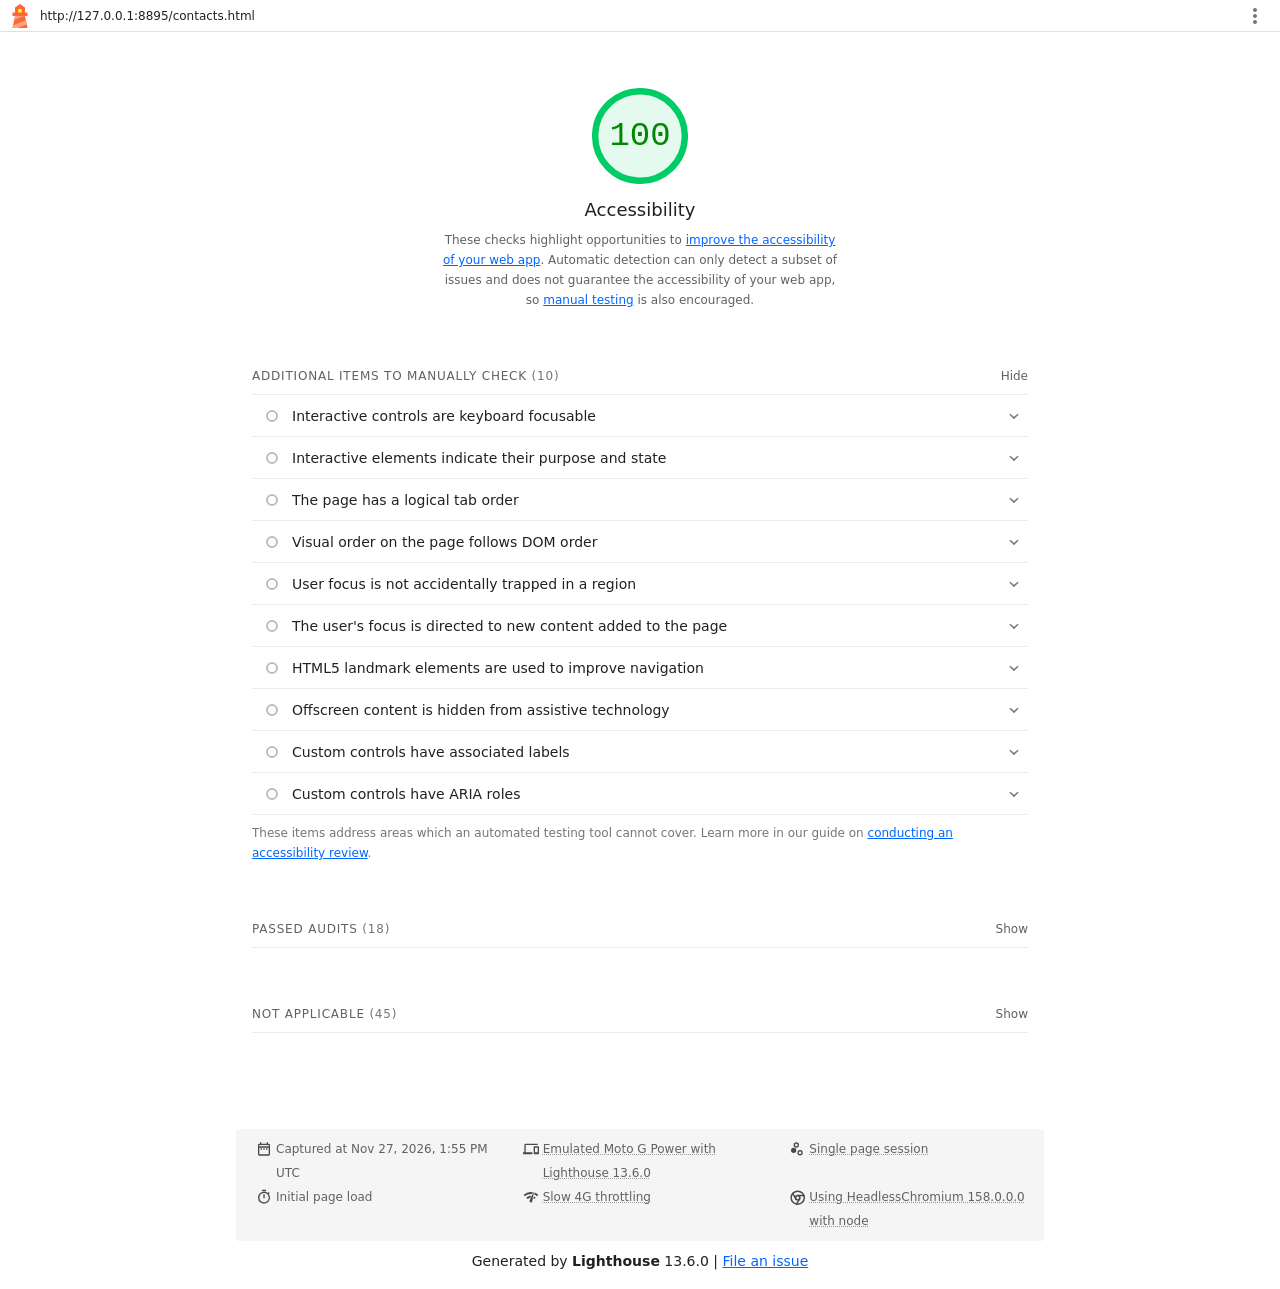
<file: docs/lighthouse/contacts.html>
<!--
@license
Copyright 2018 Google LLC
SPDX-License-Identifier: Apache-2.0
-->
<!doctype html>
<html lang="en">
<head>
  <meta charset="utf-8">
  <meta name="viewport" content="width=device-width, initial-scale=1, minimum-scale=1">
  <link rel="icon" href='data:image/svg+xml;utf8,<svg fill="none" xmlns="http://www.w3.org/2000/svg" viewBox="0 0 48 48"><path d="m14 7 10-7 10 7v10h5v7h-5l5 24H9l5-24H9v-7h5V7Z" fill="%23F63"/><path d="M31.561 24H14l-1.689 8.105L31.561 24ZM18.983 48H9l1.022-4.907L35.723 32.27l1.663 7.98L18.983 48Z" fill="%23FFA385"/><path fill="%23FF3" d="M20.5 10h7v7h-7z"/></svg>'>
  <title>Lighthouse Report</title>
  <style>body {margin: 0}</style>
</head>
<body>
  <noscript>Lighthouse report requires JavaScript. Please enable.</noscript>

  <div id="lh-log"></div>

  <script>window.__LIGHTHOUSE_JSON__ = {"lighthouseVersion":"13.6.0","requestedUrl":"http://127.0.0.1:8895/contacts.html","mainDocumentUrl":"http://127.0.0.1:8895/contacts.html","finalDisplayedUrl":"http://127.0.0.1:8895/contacts.html","finalUrl":"http://127.0.0.1:8895/contacts.html","fetchTime":"2026-11-27T13:55:45.343Z","gatherMode":"navigation","runWarnings":[],"userAgent":"Mozilla/5.0 (Macintosh; Intel Mac OS X 10_15_7) AppleWebKit/537.36 (KHTML, like Gecko) HeadlessChrome/158.0.0.0 Safari/537.36","environment":{"networkUserAgent":"Mozilla/5.0 (Linux; Android 11; moto g power (2022)) AppleWebKit/537.36 (KHTML, like Gecko) Chrome/158.0.0.0 Mobile Safari/537.36","hostUserAgent":"Mozilla/5.0 (Macintosh; Intel Mac OS X 10_15_7) AppleWebKit/537.36 (KHTML, like Gecko) HeadlessChrome/158.0.0.0 Safari/537.36","benchmarkIndex":4174.5,"credits":{"axe-core":"4.14.0"}},"audits":{"accesskeys":{"id":"accesskeys","title":"`[accesskey]` values are unique","description":"Access keys let users quickly focus a part of the page. For proper navigation, each access key must be unique. [Learn more about access keys](https://dequeuniversity.com/rules/axe/4.14/accesskeys).","score":null,"scoreDisplayMode":"notApplicable"},"aria-allowed-attr":{"id":"aria-allowed-attr","title":"`[aria-*]` attributes match their roles","description":"Each ARIA `role` supports a specific subset of `aria-*` attributes. Mismatching these invalidates the `aria-*` attributes. [Learn how to match ARIA attributes to their roles](https://dequeuniversity.com/rules/axe/4.14/aria-allowed-attr).","score":1,"scoreDisplayMode":"binary","details":{"type":"table","headings":[{"key":"node","valueType":"node","subItemsHeading":{"key":"relatedNode","valueType":"node"},"label":"Failing Elements"}],"items":[]}},"aria-allowed-role":{"id":"aria-allowed-role","title":"Uses ARIA roles only on compatible elements","description":"Many HTML elements can only be assigned certain ARIA roles. Using ARIA roles where they are not allowed can interfere with the accessibility of the web page. [Learn more about ARIA roles](https://dequeuniversity.com/rules/axe/4.14/aria-allowed-role).","score":null,"scoreDisplayMode":"notApplicable"},"aria-command-name":{"id":"aria-command-name","title":"`button`, `link`, and `menuitem` elements have accessible names","description":"When an element doesn't have an accessible name, screen readers announce it with a generic name, making it unusable for users who rely on screen readers. [Learn how to make command elements more accessible](https://dequeuniversity.com/rules/axe/4.14/aria-command-name).","score":null,"scoreDisplayMode":"notApplicable"},"aria-conditional-attr":{"id":"aria-conditional-attr","title":"ARIA attributes are used as specified for the element's role","description":"Some ARIA attributes are only allowed on an element under certain conditions. [Learn more about conditional ARIA attributes](https://dequeuniversity.com/rules/axe/4.14/aria-conditional-attr).","score":1,"scoreDisplayMode":"binary","details":{"type":"table","headings":[{"key":"node","valueType":"node","subItemsHeading":{"key":"relatedNode","valueType":"node"},"label":"Failing Elements"}],"items":[]}},"aria-deprecated-role":{"id":"aria-deprecated-role","title":"Deprecated ARIA roles were not used","description":"Deprecated ARIA roles may not be processed correctly by assistive technology. [Learn more about deprecated ARIA roles](https://dequeuniversity.com/rules/axe/4.14/aria-deprecated-role).","score":null,"scoreDisplayMode":"notApplicable"},"aria-dialog-name":{"id":"aria-dialog-name","title":"Elements with `role=\"dialog\"` or `role=\"alertdialog\"` have accessible names.","description":"ARIA dialog elements without accessible names may prevent screen readers users from discerning the purpose of these elements. [Learn how to make ARIA dialog elements more accessible](https://dequeuniversity.com/rules/axe/4.14/aria-dialog-name).","score":null,"scoreDisplayMode":"notApplicable"},"aria-hidden-body":{"id":"aria-hidden-body","title":"`[aria-hidden=\"true\"]` is not present on the document `\u003cbody>`","description":"Assistive technologies, like screen readers, work inconsistently when `aria-hidden=\"true\"` is set on the document `\u003cbody>`. [Learn how `aria-hidden` affects the document body](https://dequeuniversity.com/rules/axe/4.14/aria-hidden-body).","score":1,"scoreDisplayMode":"binary","details":{"type":"table","headings":[{"key":"node","valueType":"node","subItemsHeading":{"key":"relatedNode","valueType":"node"},"label":"Failing Elements"}],"items":[]}},"aria-hidden-focus":{"id":"aria-hidden-focus","title":"`[aria-hidden=\"true\"]` elements do not contain focusable descendents","description":"Focusable descendents within an `[aria-hidden=\"true\"]` element prevent those interactive elements from being available to users of assistive technologies like screen readers. [Learn how `aria-hidden` affects focusable elements](https://dequeuniversity.com/rules/axe/4.14/aria-hidden-focus).","score":null,"scoreDisplayMode":"notApplicable"},"aria-input-field-name":{"id":"aria-input-field-name","title":"ARIA input fields have accessible names","description":"When an input field doesn't have an accessible name, screen readers announce it with a generic name, making it unusable for users who rely on screen readers. [Learn more about input field labels](https://dequeuniversity.com/rules/axe/4.14/aria-input-field-name).","score":null,"scoreDisplayMode":"notApplicable"},"aria-meter-name":{"id":"aria-meter-name","title":"ARIA `meter` elements have accessible names","description":"When a meter element doesn't have an accessible name, screen readers announce it with a generic name, making it unusable for users who rely on screen readers. [Learn how to name `meter` elements](https://dequeuniversity.com/rules/axe/4.14/aria-meter-name).","score":null,"scoreDisplayMode":"notApplicable"},"aria-progressbar-name":{"id":"aria-progressbar-name","title":"ARIA `progressbar` elements have accessible names","description":"When a `progressbar` element doesn't have an accessible name, screen readers announce it with a generic name, making it unusable for users who rely on screen readers. [Learn how to label `progressbar` elements](https://dequeuniversity.com/rules/axe/4.14/aria-progressbar-name).","score":null,"scoreDisplayMode":"notApplicable"},"aria-prohibited-attr":{"id":"aria-prohibited-attr","title":"Elements use only permitted ARIA attributes","description":"Using ARIA attributes in roles where they are prohibited can mean that important information is not communicated to users of assistive technologies. [Learn more about prohibited ARIA roles](https://dequeuniversity.com/rules/axe/4.14/aria-prohibited-attr).","score":1,"scoreDisplayMode":"binary","details":{"type":"table","headings":[{"key":"node","valueType":"node","subItemsHeading":{"key":"relatedNode","valueType":"node"},"label":"Failing Elements"}],"items":[]}},"aria-required-attr":{"id":"aria-required-attr","title":"`[role]`s have all required `[aria-*]` attributes","description":"Some ARIA roles have required attributes that describe the state of the element to screen readers. [Learn more about roles and required attributes](https://dequeuniversity.com/rules/axe/4.14/aria-required-attr).","score":null,"scoreDisplayMode":"notApplicable"},"aria-required-children":{"id":"aria-required-children","title":"Elements with an ARIA `[role]` that require children to contain a specific `[role]` have all required children.","description":"Some ARIA parent roles must contain specific child roles to perform their intended accessibility functions. [Learn more about roles and required children elements](https://dequeuniversity.com/rules/axe/4.14/aria-required-children).","score":null,"scoreDisplayMode":"notApplicable"},"aria-required-parent":{"id":"aria-required-parent","title":"`[role]`s are contained by their required parent element","description":"Some ARIA child roles must be contained by specific parent roles to properly perform their intended accessibility functions. [Learn more about ARIA roles and required parent element](https://dequeuniversity.com/rules/axe/4.14/aria-required-parent).","score":null,"scoreDisplayMode":"notApplicable"},"aria-roles":{"id":"aria-roles","title":"`[role]` values are valid","description":"ARIA roles must have valid values in order to perform their intended accessibility functions. [Learn more about valid ARIA roles](https://dequeuniversity.com/rules/axe/4.14/aria-roles).","score":null,"scoreDisplayMode":"notApplicable"},"aria-text":{"id":"aria-text","title":"Elements with the `role=text` attribute do not have focusable descendents.","description":"Adding `role=text` around a text node split by markup enables VoiceOver to treat it as one phrase, but the element's focusable descendents will not be announced. [Learn more about the `role=text` attribute](https://dequeuniversity.com/rules/axe/4.14/aria-text).","score":null,"scoreDisplayMode":"notApplicable"},"aria-toggle-field-name":{"id":"aria-toggle-field-name","title":"ARIA toggle fields have accessible names","description":"When a toggle field doesn't have an accessible name, screen readers announce it with a generic name, making it unusable for users who rely on screen readers. [Learn more about toggle fields](https://dequeuniversity.com/rules/axe/4.14/aria-toggle-field-name).","score":null,"scoreDisplayMode":"notApplicable"},"aria-tooltip-name":{"id":"aria-tooltip-name","title":"ARIA `tooltip` elements have accessible names","description":"When a tooltip element doesn't have an accessible name, screen readers announce it with a generic name, making it unusable for users who rely on screen readers. [Learn how to name `tooltip` elements](https://dequeuniversity.com/rules/axe/4.14/aria-tooltip-name).","score":null,"scoreDisplayMode":"notApplicable"},"aria-treeitem-name":{"id":"aria-treeitem-name","title":"ARIA `treeitem` elements have accessible names","description":"When a `treeitem` element doesn't have an accessible name, screen readers announce it with a generic name, making it unusable for users who rely on screen readers. [Learn more about labeling `treeitem` elements](https://dequeuniversity.com/rules/axe/4.14/aria-treeitem-name).","score":null,"scoreDisplayMode":"notApplicable"},"aria-valid-attr-value":{"id":"aria-valid-attr-value","title":"`[aria-*]` attributes have valid values","description":"Assistive technologies, like screen readers, can't interpret ARIA attributes with invalid values. [Learn more about valid values for ARIA attributes](https://dequeuniversity.com/rules/axe/4.14/aria-valid-attr-value).","score":1,"scoreDisplayMode":"binary","details":{"type":"table","headings":[{"key":"node","valueType":"node","subItemsHeading":{"key":"relatedNode","valueType":"node"},"label":"Failing Elements"}],"items":[]}},"aria-valid-attr":{"id":"aria-valid-attr","title":"`[aria-*]` attributes are valid and not misspelled","description":"Assistive technologies, like screen readers, can't interpret ARIA attributes with invalid names. [Learn more about valid ARIA attributes](https://dequeuniversity.com/rules/axe/4.14/aria-valid-attr).","score":1,"scoreDisplayMode":"binary","details":{"type":"table","headings":[{"key":"node","valueType":"node","subItemsHeading":{"key":"relatedNode","valueType":"node"},"label":"Failing Elements"}],"items":[]}},"button-name":{"id":"button-name","title":"Buttons have an accessible name","description":"When a button doesn't have an accessible name, screen readers announce it as \"button\", making it unusable for users who rely on screen readers. [Learn how to make buttons more accessible](https://dequeuniversity.com/rules/axe/4.14/button-name).","score":null,"scoreDisplayMode":"notApplicable"},"bypass":{"id":"bypass","title":"The page contains a heading, skip link, or landmark region","description":"Adding ways to bypass repetitive content lets keyboard users navigate the page more efficiently. [Learn more about bypass blocks](https://dequeuniversity.com/rules/axe/4.14/bypass).","score":null,"scoreDisplayMode":"notApplicable"},"color-contrast":{"id":"color-contrast","title":"Background and foreground colors have a sufficient contrast ratio","description":"Low-contrast text is difficult or impossible for many users to read. [Learn how to provide sufficient color contrast](https://dequeuniversity.com/rules/axe/4.14/color-contrast).","score":1,"scoreDisplayMode":"binary","details":{"type":"table","headings":[{"key":"node","valueType":"node","subItemsHeading":{"key":"relatedNode","valueType":"node"},"label":"Failing Elements"}],"items":[]}},"definition-list":{"id":"definition-list","title":"`\u003cdl>`'s contain only properly-ordered `\u003cdt>` and `\u003cdd>` groups, `\u003cscript>`, `\u003ctemplate>` or `\u003cdiv>` elements.","description":"When definition lists are not properly marked up, screen readers may produce confusing or inaccurate output. [Learn how to structure definition lists correctly](https://dequeuniversity.com/rules/axe/4.14/definition-list).","score":null,"scoreDisplayMode":"notApplicable"},"dlitem":{"id":"dlitem","title":"Definition list items are wrapped in `\u003cdl>` elements","description":"Definition list items (`\u003cdt>` and `\u003cdd>`) must be wrapped in a parent `\u003cdl>` element to ensure that screen readers can properly announce them. [Learn how to structure definition lists correctly](https://dequeuniversity.com/rules/axe/4.14/dlitem).","score":null,"scoreDisplayMode":"notApplicable"},"document-title":{"id":"document-title","title":"Document has a `\u003ctitle>` element","description":"The title gives screen reader users an overview of the page, and search engine users rely on it heavily to determine if a page is relevant to their search. [Learn more about document titles](https://dequeuniversity.com/rules/axe/4.14/document-title).","score":1,"scoreDisplayMode":"binary","details":{"type":"table","headings":[{"key":"node","valueType":"node","subItemsHeading":{"key":"relatedNode","valueType":"node"},"label":"Failing Elements"}],"items":[]}},"duplicate-id-aria":{"id":"duplicate-id-aria","title":"ARIA IDs are unique","description":"The value of an ARIA ID must be unique to prevent other instances from being overlooked by assistive technologies. [Learn how to fix duplicate ARIA IDs](https://dequeuniversity.com/rules/axe/4.14/duplicate-id-aria).","score":null,"scoreDisplayMode":"notApplicable"},"empty-heading":{"id":"empty-heading","title":"All heading elements contain content.","description":"A heading with no content or inaccessible text prevent screen reader users from accessing information on the page's structure. [Learn more about headings](https://dequeuniversity.com/rules/axe/4.14/empty-heading).","score":null,"scoreDisplayMode":"notApplicable"},"form-field-multiple-labels":{"id":"form-field-multiple-labels","title":"No form fields have multiple labels","description":"Form fields with multiple labels can be confusingly announced by assistive technologies like screen readers which use either the first, the last, or all of the labels. [Learn how to use form labels](https://dequeuniversity.com/rules/axe/4.14/form-field-multiple-labels).","score":null,"scoreDisplayMode":"notApplicable"},"frame-title":{"id":"frame-title","title":"`\u003cframe>` or `\u003ciframe>` elements have a title","description":"Screen reader users rely on frame titles to describe the contents of frames. [Learn more about frame titles](https://dequeuniversity.com/rules/axe/4.14/frame-title).","score":null,"scoreDisplayMode":"notApplicable"},"heading-order":{"id":"heading-order","title":"Heading elements appear in a sequentially-descending order","description":"Properly ordered headings that do not skip levels convey the semantic structure of the page, making it easier to navigate and understand when using assistive technologies. [Learn more about heading order](https://dequeuniversity.com/rules/axe/4.14/heading-order).","score":1,"scoreDisplayMode":"binary","details":{"type":"table","headings":[{"key":"node","valueType":"node","subItemsHeading":{"key":"relatedNode","valueType":"node"},"label":"Failing Elements"}],"items":[]}},"html-has-lang":{"id":"html-has-lang","title":"`\u003chtml>` element has a `[lang]` attribute","description":"If a page doesn't specify a `lang` attribute, a screen reader assumes that the page is in the default language that the user chose when setting up the screen reader. If the page isn't actually in the default language, then the screen reader might not announce the page's text correctly. [Learn more about the `lang` attribute](https://dequeuniversity.com/rules/axe/4.14/html-has-lang).","score":1,"scoreDisplayMode":"binary","details":{"type":"table","headings":[{"key":"node","valueType":"node","subItemsHeading":{"key":"relatedNode","valueType":"node"},"label":"Failing Elements"}],"items":[]}},"html-lang-valid":{"id":"html-lang-valid","title":"`\u003chtml>` element has a valid value for its `[lang]` attribute","description":"Specifying a valid [BCP 47 language](https://www.w3.org/International/questions/qa-choosing-language-tags#question) helps screen readers announce text properly. [Learn how to use the `lang` attribute](https://dequeuniversity.com/rules/axe/4.14/html-lang-valid).","score":1,"scoreDisplayMode":"binary","details":{"type":"table","headings":[{"key":"node","valueType":"node","subItemsHeading":{"key":"relatedNode","valueType":"node"},"label":"Failing Elements"}],"items":[]}},"html-xml-lang-mismatch":{"id":"html-xml-lang-mismatch","title":"`\u003chtml>` element has an `[xml:lang]` attribute with the same base language as the `[lang]` attribute.","description":"If the webpage does not specify a consistent language, then the screen reader might not announce the page's text correctly. [Learn more about the `lang` attribute](https://dequeuniversity.com/rules/axe/4.14/html-xml-lang-mismatch).","score":null,"scoreDisplayMode":"notApplicable"},"identical-links-same-purpose":{"id":"identical-links-same-purpose","title":"Identical links have the same purpose.","description":"Links with the same destination should have the same description, to help users understand the link's purpose and decide whether to follow it. [Learn more about identical links](https://dequeuniversity.com/rules/axe/4.14/identical-links-same-purpose).","score":null,"scoreDisplayMode":"notApplicable"},"image-alt":{"id":"image-alt","title":"Image elements have `[alt]` attributes","description":"Informative elements should aim for short, descriptive alternate text. Decorative elements can be ignored with an empty alt attribute. [Learn more about the `alt` attribute](https://dequeuniversity.com/rules/axe/4.14/image-alt).","score":null,"scoreDisplayMode":"notApplicable"},"image-redundant-alt":{"id":"image-redundant-alt","title":"Image elements do not have `[alt]` attributes that are redundant text.","description":"Informative elements should aim for short, descriptive alternative text. Alternative text that is exactly the same as the text adjacent to the link or image is potentially confusing for screen reader users, because the text will be read twice. [Learn more about the `alt` attribute](https://dequeuniversity.com/rules/axe/4.14/image-redundant-alt).","score":null,"scoreDisplayMode":"notApplicable"},"input-button-name":{"id":"input-button-name","title":"Input buttons have discernible text.","description":"Adding discernable and accessible text to input buttons may help screen reader users understand the purpose of the input button. [Learn more about input buttons](https://dequeuniversity.com/rules/axe/4.14/input-button-name).","score":null,"scoreDisplayMode":"notApplicable"},"input-image-alt":{"id":"input-image-alt","title":"`\u003cinput type=\"image\">` elements have `[alt]` text","description":"When an image is being used as an `\u003cinput>` button, providing alternative text can help screen reader users understand the purpose of the button. [Learn about input image alt text](https://dequeuniversity.com/rules/axe/4.14/input-image-alt).","score":null,"scoreDisplayMode":"notApplicable"},"label-content-name-mismatch":{"id":"label-content-name-mismatch","title":"Elements with visible text labels have matching accessible names.","description":"Visible text labels that do not match the accessible name can result in a confusing experience for screen reader users. [Learn more about accessible names](https://dequeuniversity.com/rules/axe/4.14/label-content-name-mismatch).","score":null,"scoreDisplayMode":"notApplicable"},"label":{"id":"label","title":"Form elements have associated labels","description":"Labels ensure that form controls are announced properly by assistive technologies, like screen readers. [Learn more about form element labels](https://dequeuniversity.com/rules/axe/4.14/label).","score":null,"scoreDisplayMode":"notApplicable"},"landmark-one-main":{"id":"landmark-one-main","title":"Document has a main landmark.","description":"One main landmark helps screen reader users navigate a web page. [Learn more about landmarks](https://dequeuniversity.com/rules/axe/4.14/landmark-one-main).","score":1,"scoreDisplayMode":"binary","details":{"type":"table","headings":[{"key":"node","valueType":"node","subItemsHeading":{"key":"relatedNode","valueType":"node"},"label":"Failing Elements"}],"items":[]}},"link-name":{"id":"link-name","title":"Links have a discernible name","description":"Link text (and alternate text for images, when used as links) that is discernible, unique, and focusable improves the navigation experience for screen reader users. [Learn how to make links accessible](https://dequeuniversity.com/rules/axe/4.14/link-name).","score":1,"scoreDisplayMode":"binary","details":{"type":"table","headings":[{"key":"node","valueType":"node","subItemsHeading":{"key":"relatedNode","valueType":"node"},"label":"Failing Elements"}],"items":[]}},"link-in-text-block":{"id":"link-in-text-block","title":"Links are distinguishable without relying on color.","description":"Low-contrast text is difficult or impossible for many users to read. Link text that is discernible improves the experience for users with low vision. [Learn how to make links distinguishable](https://dequeuniversity.com/rules/axe/4.14/link-in-text-block).","score":1,"scoreDisplayMode":"binary","details":{"type":"table","headings":[{"key":"node","valueType":"node","subItemsHeading":{"key":"relatedNode","valueType":"node"},"label":"Failing Elements"}],"items":[]}},"list":{"id":"list","title":"Lists contain only `\u003cli>` elements and script supporting elements (`\u003cscript>` and `\u003ctemplate>`).","description":"Screen readers have a specific way of announcing lists. Ensuring proper list structure aids screen reader output. [Learn more about proper list structure](https://dequeuniversity.com/rules/axe/4.14/list).","score":1,"scoreDisplayMode":"binary","details":{"type":"table","headings":[{"key":"node","valueType":"node","subItemsHeading":{"key":"relatedNode","valueType":"node"},"label":"Failing Elements"}],"items":[]}},"listitem":{"id":"listitem","title":"List items (`\u003cli>`) are contained within `\u003cul>`, `\u003col>` or `\u003cmenu>` parent elements","description":"Screen readers require list items (`\u003cli>`) to be contained within a parent `\u003cul>`, `\u003col>` or `\u003cmenu>` to be announced properly. [Learn more about proper list structure](https://dequeuniversity.com/rules/axe/4.14/listitem).","score":1,"scoreDisplayMode":"binary","details":{"type":"table","headings":[{"key":"node","valueType":"node","subItemsHeading":{"key":"relatedNode","valueType":"node"},"label":"Failing Elements"}],"items":[]}},"meta-refresh":{"id":"meta-refresh","title":"The document does not use `\u003cmeta http-equiv=\"refresh\">`","description":"Users do not expect a page to refresh automatically, and doing so will move focus back to the top of the page. This may create a frustrating or confusing experience. [Learn more about the refresh meta tag](https://dequeuniversity.com/rules/axe/4.14/meta-refresh).","score":null,"scoreDisplayMode":"notApplicable"},"meta-viewport":{"id":"meta-viewport","title":"`[user-scalable=\"no\"]` is not used in the `\u003cmeta name=\"viewport\">` element and the `[maximum-scale]` attribute is not less than 5.","description":"Disabling zooming is problematic for users with low vision who rely on screen magnification to properly see the contents of a web page. [Learn more about the viewport meta tag](https://dequeuniversity.com/rules/axe/4.14/meta-viewport).","score":1,"scoreDisplayMode":"binary","details":{"type":"table","headings":[{"key":"node","valueType":"node","subItemsHeading":{"key":"relatedNode","valueType":"node"},"label":"Failing Elements"}],"items":[]}},"object-alt":{"id":"object-alt","title":"`\u003cobject>` elements have alternate text","description":"Screen readers cannot translate non-text content. Adding alternate text to `\u003cobject>` elements helps screen readers convey meaning to users. [Learn more about alt text for `object` elements](https://dequeuniversity.com/rules/axe/4.14/object-alt).","score":null,"scoreDisplayMode":"notApplicable"},"select-name":{"id":"select-name","title":"Select elements have associated label elements.","description":"Form elements without effective labels can create frustrating experiences for screen reader users. [Learn more about the `select` element](https://dequeuniversity.com/rules/axe/4.14/select-name).","score":null,"scoreDisplayMode":"notApplicable"},"skip-link":{"id":"skip-link","title":"Skip links are focusable.","description":"Including a skip link can help users skip to the main content to save time. [Learn more about skip links](https://dequeuniversity.com/rules/axe/4.14/skip-link).","score":null,"scoreDisplayMode":"notApplicable"},"tabindex":{"id":"tabindex","title":"No element has a `[tabindex]` value greater than 0","description":"A value greater than 0 implies an explicit navigation ordering. Although technically valid, this often creates frustrating experiences for users who rely on assistive technologies. [Learn more about the `tabindex` attribute](https://dequeuniversity.com/rules/axe/4.14/tabindex).","score":null,"scoreDisplayMode":"notApplicable"},"table-duplicate-name":{"id":"table-duplicate-name","title":"Tables have different content in the summary attribute and `\u003ccaption>`.","description":"The summary attribute should describe the table structure, while `\u003ccaption>` should have the onscreen title. Accurate table mark-up helps users of screen readers. [Learn more about summary and caption](https://dequeuniversity.com/rules/axe/4.14/table-duplicate-name).","score":null,"scoreDisplayMode":"notApplicable"},"table-fake-caption":{"id":"table-fake-caption","title":"Tables use `\u003ccaption>` instead of cells with the `[colspan]` attribute to indicate a caption.","description":"Screen readers have features to make navigating tables easier. Ensuring that tables use the actual caption element instead of cells with the `[colspan]` attribute may improve the experience for screen reader users. [Learn more about captions](https://dequeuniversity.com/rules/axe/4.14/table-fake-caption).","score":null,"scoreDisplayMode":"notApplicable"},"target-size":{"id":"target-size","title":"Touch targets have sufficient size and spacing.","description":"Touch targets with sufficient size and spacing help users who may have difficulty targeting small controls to activate the targets. [Learn more about touch targets](https://dequeuniversity.com/rules/axe/4.14/target-size).","score":1,"scoreDisplayMode":"binary","details":{"type":"table","headings":[{"key":"node","valueType":"node","subItemsHeading":{"key":"relatedNode","valueType":"node"},"label":"Failing Elements"}],"items":[]}},"td-has-header":{"id":"td-has-header","title":"`\u003ctd>` elements in a large `\u003ctable>` have one or more table headers.","description":"Screen readers have features to make navigating tables easier. Ensuring that `\u003ctd>` elements in a large table (3 or more cells in width and height) have an associated table header may improve the experience for screen reader users. [Learn more about table headers](https://dequeuniversity.com/rules/axe/4.14/td-has-header).","score":null,"scoreDisplayMode":"notApplicable"},"td-headers-attr":{"id":"td-headers-attr","title":"Cells in a `\u003ctable>` element that use the `[headers]` attribute refer to table cells within the same table.","description":"Screen readers have features to make navigating tables easier. Ensuring `\u003ctd>` cells using the `[headers]` attribute only refer to other cells in the same table may improve the experience for screen reader users. [Learn more about the `headers` attribute](https://dequeuniversity.com/rules/axe/4.14/td-headers-attr).","score":null,"scoreDisplayMode":"notApplicable"},"th-has-data-cells":{"id":"th-has-data-cells","title":"`\u003cth>` elements and elements with `[role=\"columnheader\"/\"rowheader\"]` have data cells they describe.","description":"Screen readers have features to make navigating tables easier. Ensuring table headers always refer to some set of cells may improve the experience for screen reader users. [Learn more about table headers](https://dequeuniversity.com/rules/axe/4.14/th-has-data-cells).","score":null,"scoreDisplayMode":"notApplicable"},"valid-lang":{"id":"valid-lang","title":"`[lang]` attributes have a valid value","description":"Specifying a valid [BCP 47 language](https://www.w3.org/International/questions/qa-choosing-language-tags#question) on elements helps ensure that text is pronounced correctly by a screen reader. [Learn how to use the `lang` attribute](https://dequeuniversity.com/rules/axe/4.14/valid-lang).","score":null,"scoreDisplayMode":"notApplicable"},"video-caption":{"id":"video-caption","title":"`\u003cvideo>` elements contain a `\u003ctrack>` element with `[kind=\"captions\"]`","description":"When a video provides a caption it is easier for deaf and hearing impaired users to access its information. [Learn more about video captions](https://dequeuniversity.com/rules/axe/4.14/video-caption).","score":null,"scoreDisplayMode":"notApplicable"},"custom-controls-labels":{"id":"custom-controls-labels","title":"Custom controls have associated labels","description":"Custom interactive controls have associated labels, provided by aria-label or aria-labelledby. [Learn more about custom controls and labels](https://developer.chrome.com/docs/lighthouse/accessibility/custom-controls-labels/).","score":null,"scoreDisplayMode":"manual"},"custom-controls-roles":{"id":"custom-controls-roles","title":"Custom controls have ARIA roles","description":"Custom interactive controls have appropriate ARIA roles. [Learn how to add roles to custom controls](https://developer.chrome.com/docs/lighthouse/accessibility/custom-control-roles/).","score":null,"scoreDisplayMode":"manual"},"focus-traps":{"id":"focus-traps","title":"User focus is not accidentally trapped in a region","description":"A user can tab into and out of any control or region without accidentally trapping their focus. [Learn how to avoid focus traps](https://developer.chrome.com/docs/lighthouse/accessibility/focus-traps/).","score":null,"scoreDisplayMode":"manual"},"focusable-controls":{"id":"focusable-controls","title":"Interactive controls are keyboard focusable","description":"Custom interactive controls are keyboard focusable and display a focus indicator. [Learn how to make custom controls focusable](https://developer.chrome.com/docs/lighthouse/accessibility/focusable-controls/).","score":null,"scoreDisplayMode":"manual"},"interactive-element-affordance":{"id":"interactive-element-affordance","title":"Interactive elements indicate their purpose and state","description":"Interactive elements, such as links and buttons, should indicate their state and be distinguishable from non-interactive elements. [Learn how to decorate interactive elements with affordance hints](https://developer.chrome.com/docs/lighthouse/accessibility/interactive-element-affordance/).","score":null,"scoreDisplayMode":"manual"},"logical-tab-order":{"id":"logical-tab-order","title":"The page has a logical tab order","description":"Tabbing through the page follows the visual layout. Users cannot focus elements that are offscreen. [Learn more about logical tab ordering](https://developer.chrome.com/docs/lighthouse/accessibility/logical-tab-order/).","score":null,"scoreDisplayMode":"manual"},"managed-focus":{"id":"managed-focus","title":"The user's focus is directed to new content added to the page","description":"If new content, such as a dialog, is added to the page, the user's focus is directed to it. [Learn how to direct focus to new content](https://developer.chrome.com/docs/lighthouse/accessibility/managed-focus/).","score":null,"scoreDisplayMode":"manual"},"offscreen-content-hidden":{"id":"offscreen-content-hidden","title":"Offscreen content is hidden from assistive technology","description":"Offscreen content is hidden with display: none or aria-hidden=true. [Learn how to properly hide offscreen content](https://developer.chrome.com/docs/lighthouse/accessibility/offscreen-content-hidden/).","score":null,"scoreDisplayMode":"manual"},"use-landmarks":{"id":"use-landmarks","title":"HTML5 landmark elements are used to improve navigation","description":"Landmark elements (`\u003cmain>`, `\u003cnav>`, etc.) are used to improve the keyboard navigation of the page for assistive technology. [Learn more about landmark elements](https://developer.chrome.com/docs/lighthouse/accessibility/use-landmarks/).","score":null,"scoreDisplayMode":"manual"},"visual-order-follows-dom":{"id":"visual-order-follows-dom","title":"Visual order on the page follows DOM order","description":"DOM order matches the visual order, improving navigation for assistive technology. [Learn more about DOM and visual ordering](https://developer.chrome.com/docs/lighthouse/accessibility/visual-order-follows-dom/).","score":null,"scoreDisplayMode":"manual"},"autocomplete-valid":{"id":"autocomplete-valid","title":"`autocomplete` attributes are used correctly","description":"The `autocomplete` attribute values must be valid and correctly applied for screen readers to function correctly. [Learn more about valid autocomplete values](https://dequeuniversity.com/rules/axe/4.14/autocomplete-valid).","score":null,"scoreDisplayMode":"notApplicable"},"presentation-role-conflict":{"id":"presentation-role-conflict","title":"Elements with `role=\"none\"` or `role=\"presentation\"` do not have conflicts","description":"There are certain cases where the semantic role of an element with `role=\"none\"` or `role=\"presentation\"` does not resolve to none or presentation. To ensure the element remains removed from the accessibility tree, you should not add any global ARIA attributes to the element or make it focusable. [Learn more about presentation role conflict](https://dequeuniversity.com/rules/axe/4.14/presentation-role-conflict).","score":null,"scoreDisplayMode":"notApplicable"},"svg-img-alt":{"id":"svg-img-alt","title":"SVG elements with an `img` role have an accessible text alternative","description":"Ensures SVG elements with an `img`, `graphics-document` or `graphics-symbol` role have an accessible text alternative. [Learn more about SVG alt text](https://dequeuniversity.com/rules/axe/4.14/svg-img-alt).","score":null,"scoreDisplayMode":"notApplicable"}},"configSettings":{"output":"html","maxWaitForFcp":30000,"maxWaitForLoad":45000,"pauseAfterFcpMs":1000,"pauseAfterLoadMs":1000,"networkQuietThresholdMs":1000,"cpuQuietThresholdMs":1000,"formFactor":"mobile","throttling":{"rttMs":150,"throughputKbps":1638.4,"requestLatencyMs":562.5,"downloadThroughputKbps":1474.5600000000002,"uploadThroughputKbps":675,"cpuSlowdownMultiplier":4},"throttlingMethod":"simulate","screenEmulation":{"mobile":true,"width":412,"height":823,"deviceScaleFactor":1.75,"disabled":false},"emulatedUserAgent":"Mozilla/5.0 (Linux; Android 11; moto g power (2022)) AppleWebKit/537.36 (KHTML, like Gecko) Chrome/136.0.0.0 Mobile Safari/537.36","auditMode":false,"gatherMode":false,"clearStorageTypes":["file_systems","shader_cache","service_workers","cache_storage"],"disableStorageReset":false,"debugNavigation":false,"channel":"node","usePassiveGathering":false,"disableFullPageScreenshot":false,"skipAboutBlank":false,"blankPage":"about:blank","ignoreStatusCode":false,"locale":"en-US","blockedUrlPatterns":null,"additionalTraceCategories":null,"extraHeaders":null,"precomputedLanternData":null,"onlyAudits":null,"onlyCategories":["accessibility"],"skipAudits":null},"categories":{"accessibility":{"title":"Accessibility","description":"These checks highlight opportunities to [improve the accessibility of your web app](https://developer.chrome.com/docs/lighthouse/accessibility/). Automatic detection can only detect a subset of issues and does not guarantee the accessibility of your web app, so [manual testing](https://web.dev/articles/how-to-review) is also encouraged.","manualDescription":"These items address areas which an automated testing tool cannot cover. Learn more in our guide on [conducting an accessibility review](https://web.dev/articles/how-to-review).","supportedModes":["navigation","snapshot"],"auditRefs":[{"id":"accesskeys","weight":0,"group":"a11y-navigation"},{"id":"aria-allowed-attr","weight":10,"group":"a11y-aria"},{"id":"aria-command-name","weight":0,"group":"a11y-aria"},{"id":"aria-conditional-attr","weight":7,"group":"a11y-aria"},{"id":"aria-deprecated-role","weight":0,"group":"a11y-aria"},{"id":"aria-dialog-name","weight":0,"group":"a11y-aria"},{"id":"aria-hidden-body","weight":10,"group":"a11y-aria"},{"id":"aria-hidden-focus","weight":0,"group":"a11y-aria"},{"id":"aria-input-field-name","weight":0,"group":"a11y-aria"},{"id":"aria-meter-name","weight":0,"group":"a11y-aria"},{"id":"aria-progressbar-name","weight":0,"group":"a11y-aria"},{"id":"aria-prohibited-attr","weight":7,"group":"a11y-aria"},{"id":"aria-required-attr","weight":0,"group":"a11y-aria"},{"id":"aria-required-children","weight":0,"group":"a11y-aria"},{"id":"aria-required-parent","weight":0,"group":"a11y-aria"},{"id":"aria-roles","weight":0,"group":"a11y-aria"},{"id":"aria-text","weight":0,"group":"a11y-aria"},{"id":"aria-toggle-field-name","weight":0,"group":"a11y-aria"},{"id":"aria-tooltip-name","weight":0,"group":"a11y-aria"},{"id":"aria-treeitem-name","weight":0,"group":"a11y-aria"},{"id":"aria-valid-attr-value","weight":10,"group":"a11y-aria"},{"id":"aria-valid-attr","weight":10,"group":"a11y-aria"},{"id":"button-name","weight":0,"group":"a11y-names-labels"},{"id":"bypass","weight":0,"group":"a11y-navigation"},{"id":"color-contrast","weight":7,"group":"a11y-color-contrast"},{"id":"definition-list","weight":0,"group":"a11y-tables-lists"},{"id":"dlitem","weight":0,"group":"a11y-tables-lists"},{"id":"document-title","weight":7,"group":"a11y-names-labels"},{"id":"duplicate-id-aria","weight":0,"group":"a11y-aria"},{"id":"form-field-multiple-labels","weight":0,"group":"a11y-names-labels"},{"id":"frame-title","weight":0,"group":"a11y-names-labels"},{"id":"heading-order","weight":3,"group":"a11y-navigation"},{"id":"html-has-lang","weight":7,"group":"a11y-language"},{"id":"html-lang-valid","weight":7,"group":"a11y-language"},{"id":"html-xml-lang-mismatch","weight":0,"group":"a11y-language"},{"id":"image-alt","weight":0,"group":"a11y-names-labels"},{"id":"input-button-name","weight":0,"group":"a11y-names-labels"},{"id":"input-image-alt","weight":0,"group":"a11y-names-labels"},{"id":"label","weight":0,"group":"a11y-names-labels"},{"id":"link-in-text-block","weight":7,"group":"a11y-color-contrast"},{"id":"link-name","weight":7,"group":"a11y-names-labels"},{"id":"list","weight":7,"group":"a11y-tables-lists"},{"id":"listitem","weight":7,"group":"a11y-tables-lists"},{"id":"meta-refresh","weight":0,"group":"a11y-best-practices"},{"id":"meta-viewport","weight":10,"group":"a11y-best-practices"},{"id":"object-alt","weight":0,"group":"a11y-names-labels"},{"id":"select-name","weight":0,"group":"a11y-names-labels"},{"id":"skip-link","weight":0,"group":"a11y-names-labels"},{"id":"tabindex","weight":0,"group":"a11y-navigation"},{"id":"target-size","weight":7,"group":"a11y-best-practices"},{"id":"td-headers-attr","weight":0,"group":"a11y-tables-lists"},{"id":"th-has-data-cells","weight":0,"group":"a11y-tables-lists"},{"id":"valid-lang","weight":0,"group":"a11y-language"},{"id":"video-caption","weight":0,"group":"a11y-audio-video"},{"id":"landmark-one-main","weight":3,"group":"a11y-best-practices"},{"id":"autocomplete-valid","weight":0,"group":"a11y-best-practices"},{"id":"presentation-role-conflict","weight":0,"group":"a11y-best-practices"},{"id":"svg-img-alt","weight":0,"group":"a11y-best-practices"},{"id":"focusable-controls","weight":0},{"id":"interactive-element-affordance","weight":0},{"id":"logical-tab-order","weight":0},{"id":"visual-order-follows-dom","weight":0},{"id":"focus-traps","weight":0},{"id":"managed-focus","weight":0},{"id":"use-landmarks","weight":0},{"id":"offscreen-content-hidden","weight":0},{"id":"custom-controls-labels","weight":0},{"id":"custom-controls-roles","weight":0},{"id":"table-duplicate-name","weight":0,"group":"a11y-best-practices"},{"id":"empty-heading","weight":0,"group":"a11y-best-practices"},{"id":"aria-allowed-role","weight":0,"group":"a11y-best-practices"},{"id":"image-redundant-alt","weight":0,"group":"a11y-names-labels"},{"id":"identical-links-same-purpose","weight":0,"group":"a11y-best-practices"},{"id":"label-content-name-mismatch","weight":0,"group":"hidden"},{"id":"table-fake-caption","weight":0,"group":"hidden"},{"id":"td-has-header","weight":0,"group":"hidden"}],"id":"accessibility","score":1}},"categoryGroups":{"metrics":{"title":"Metrics"},"insights":{"title":"Insights","description":"These insights are also available in the Chrome DevTools Performance Panel - [record a trace](https://developer.chrome.com/docs/devtools/performance/reference) to view more detailed information."},"diagnostics":{"title":"Diagnostics","description":"More information about the performance of your application. These numbers don't [directly affect](https://developer.chrome.com/docs/lighthouse/performance/performance-scoring/) the Performance score."},"a11y-best-practices":{"title":"Best practices","description":"These items highlight common accessibility best practices."},"a11y-color-contrast":{"title":"Contrast","description":"These are opportunities to improve the legibility of your content."},"a11y-names-labels":{"title":"Names and labels","description":"These are opportunities to improve the semantics of the controls in your application. This may enhance the experience for users of assistive technology, like a screen reader."},"a11y-navigation":{"title":"Navigation","description":"These are opportunities to improve keyboard navigation in your application."},"a11y-aria":{"title":"ARIA","description":"These are opportunities to improve the usage of ARIA in your application which may enhance the experience for users of assistive technology, like a screen reader."},"a11y-language":{"title":"Internationalization and localization","description":"These are opportunities to improve the interpretation of your content by users in different locales."},"a11y-audio-video":{"title":"Audio and video","description":"These are opportunities to provide alternative content for audio and video. This may improve the experience for users with hearing or vision impairments."},"a11y-tables-lists":{"title":"Tables and lists","description":"These are opportunities to improve the experience of reading tabular or list data using assistive technology, like a screen reader."},"seo-mobile":{"title":"Mobile Friendly","description":"Make sure your pages are mobile friendly so users don’t have to pinch or zoom in order to read the content pages. [Learn how to make pages mobile-friendly](https://developers.google.com/search/mobile-sites/)."},"seo-content":{"title":"Content Best Practices","description":"Format your HTML in a way that enables crawlers to better understand your app’s content."},"seo-crawl":{"title":"Crawling and Indexing","description":"To appear in search results, crawlers need access to your app."},"best-practices-trust-safety":{"title":"Trust and Safety"},"best-practices-ux":{"title":"User Experience"},"best-practices-browser-compat":{"title":"Browser Compatibility"},"best-practices-general":{"title":"General"},"webmcp":{"title":"WebMCP","description":"Audits validating WebMCP integration."},"agent-accessibility":{"title":"Agent Accessibility","description":"These audits highlight best practices for improving the accessibility of the website for AI agents."},"agent-discoverability":{"title":"Agent Discoverability","description":"These audits validate that websites expose discoverable resources, documentation, and catalogs for AI agents."},"hidden":{"title":""}},"stackPacks":[],"entities":[{"name":"127.0.0.1","origins":["http://127.0.0.1:8895"],"isFirstParty":true,"isUnrecognized":true}],"fullPageScreenshot":{"screenshot":{"data":"[data-uri]","width":412,"height":1188},"nodes":{}},"timing":{"entries":[{"startTime":19985.74,"name":"lh:config","duration":78.6,"entryType":"measure"},{"startTime":19986.02,"name":"lh:config:resolveArtifactsToDefns","duration":1.44,"entryType":"measure"},{"startTime":20064.39,"name":"lh:runner:gather","duration":4623.83,"entryType":"measure"},{"startTime":20085.19,"name":"lh:driver:connect","duration":2.45,"entryType":"measure"},{"startTime":20087.68,"name":"lh:driver:navigate","duration":3.82,"entryType":"measure"},{"startTime":20091.56,"name":"lh:gather:getBenchmarkIndex","duration":1002.83,"entryType":"measure"},{"startTime":21094.4,"name":"lh:gather:getVersion","duration":0.45,"entryType":"measure"},{"startTime":21094.86,"name":"lh:gather:getDevicePixelRatio","duration":0.39,"entryType":"measure"},{"startTime":21095.28,"name":"lh:prepare:navigationMode","duration":17.56,"entryType":"measure"},{"startTime":21095.46,"name":"lh:gather:getVersion","duration":0.16,"entryType":"measure"},{"startTime":21104.23,"name":"lh:storage:clearDataForOrigin","duration":3.13,"entryType":"measure"},{"startTime":21107.37,"name":"lh:storage:clearBrowserCaches","duration":5.06,"entryType":"measure"},{"startTime":21112.6,"name":"lh:gather:prepareThrottlingAndNetwork","duration":0.24,"entryType":"measure"},{"startTime":21115.58,"name":"lh:driver:navigate","duration":2348.69,"entryType":"measure"},{"startTime":23465.64,"name":"lh:computed:NetworkRecords","duration":0.23,"entryType":"measure"},{"startTime":23465.94,"name":"lh:gather:getArtifact:DevtoolsLog","duration":0.01,"entryType":"measure"},{"startTime":23465.95,"name":"lh:gather:getArtifact:Accessibility","duration":114.25,"entryType":"measure"},{"startTime":23580.24,"name":"lh:gather:getArtifact:NetworkUserAgent","duration":0.01,"entryType":"measure"},{"startTime":23580.26,"name":"lh:gather:getArtifact:Stacks","duration":4.66,"entryType":"measure"},{"startTime":23580.26,"name":"lh:gather:collectStacks","duration":4.64,"entryType":"measure"},{"startTime":23584.93,"name":"lh:gather:getArtifact:FullPageScreenshot","duration":1092.03,"entryType":"measure"},{"startTime":24674.81,"name":"lh:gather:getVersion","duration":0.56,"entryType":"measure"},{"startTime":24688.27,"name":"lh:runner:audit","duration":74.34,"entryType":"measure"},{"startTime":24688.27,"name":"lh:runner:auditing","duration":74.25,"entryType":"measure"},{"startTime":24688.53,"name":"lh:audit:accesskeys","duration":0.31,"entryType":"measure"},{"startTime":24688.94,"name":"lh:audit:aria-allowed-attr","duration":1.36,"entryType":"measure"},{"startTime":24690.39,"name":"lh:audit:aria-allowed-role","duration":0.28,"entryType":"measure"},{"startTime":24690.76,"name":"lh:audit:aria-command-name","duration":0.31,"entryType":"measure"},{"startTime":24691.15,"name":"lh:audit:aria-conditional-attr","duration":1.42,"entryType":"measure"},{"startTime":24692.66,"name":"lh:audit:aria-deprecated-role","duration":0.34,"entryType":"measure"},{"startTime":24693.09,"name":"lh:audit:aria-dialog-name","duration":0.36,"entryType":"measure"},{"startTime":24693.53,"name":"lh:audit:aria-hidden-body","duration":1.35,"entryType":"measure"},{"startTime":24694.98,"name":"lh:audit:aria-hidden-focus","duration":0.47,"entryType":"measure"},{"startTime":24695.55,"name":"lh:audit:aria-input-field-name","duration":0.43,"entryType":"measure"},{"startTime":24696.07,"name":"lh:audit:aria-meter-name","duration":0.44,"entryType":"measure"},{"startTime":24696.6,"name":"lh:audit:aria-progressbar-name","duration":0.47,"entryType":"measure"},{"startTime":24697.16,"name":"lh:audit:aria-prohibited-attr","duration":1.34,"entryType":"measure"},{"startTime":24698.57,"name":"lh:audit:aria-required-attr","duration":0.45,"entryType":"measure"},{"startTime":24699.12,"name":"lh:audit:aria-required-children","duration":0.55,"entryType":"measure"},{"startTime":24699.76,"name":"lh:audit:aria-required-parent","duration":0.53,"entryType":"measure"},{"startTime":24700.36,"name":"lh:audit:aria-roles","duration":0.5,"entryType":"measure"},{"startTime":24700.95,"name":"lh:audit:aria-text","duration":0.59,"entryType":"measure"},{"startTime":24701.62,"name":"lh:audit:aria-toggle-field-name","duration":0.66,"entryType":"measure"},{"startTime":24702.38,"name":"lh:audit:aria-tooltip-name","duration":0.64,"entryType":"measure"},{"startTime":24703.11,"name":"lh:audit:aria-treeitem-name","duration":0.64,"entryType":"measure"},{"startTime":24703.82,"name":"lh:audit:aria-valid-attr-value","duration":1.19,"entryType":"measure"},{"startTime":24705.09,"name":"lh:audit:aria-valid-attr","duration":1.17,"entryType":"measure"},{"startTime":24706.35,"name":"lh:audit:button-name","duration":0.62,"entryType":"measure"},{"startTime":24707.06,"name":"lh:audit:bypass","duration":1.01,"entryType":"measure"},{"startTime":24708.14,"name":"lh:audit:color-contrast","duration":1.1,"entryType":"measure"},{"startTime":24709.31,"name":"lh:audit:definition-list","duration":0.61,"entryType":"measure"},{"startTime":24709.99,"name":"lh:audit:dlitem","duration":0.57,"entryType":"measure"},{"startTime":24710.63,"name":"lh:audit:document-title","duration":1.04,"entryType":"measure"},{"startTime":24711.73,"name":"lh:audit:duplicate-id-aria","duration":0.57,"entryType":"measure"},{"startTime":24712.36,"name":"lh:audit:empty-heading","duration":1.01,"entryType":"measure"},{"startTime":24713.43,"name":"lh:audit:form-field-multiple-labels","duration":0.59,"entryType":"measure"},{"startTime":24714.09,"name":"lh:audit:frame-title","duration":0.59,"entryType":"measure"},{"startTime":24714.74,"name":"lh:audit:heading-order","duration":1.14,"entryType":"measure"},{"startTime":24715.95,"name":"lh:audit:html-has-lang","duration":8.45,"entryType":"measure"},{"startTime":24724.48,"name":"lh:audit:html-lang-valid","duration":1.05,"entryType":"measure"},{"startTime":24725.6,"name":"lh:audit:html-xml-lang-mismatch","duration":0.64,"entryType":"measure"},{"startTime":24726.3,"name":"lh:audit:identical-links-same-purpose","duration":0.97,"entryType":"measure"},{"startTime":24727.34,"name":"lh:audit:image-alt","duration":0.6,"entryType":"measure"},{"startTime":24728,"name":"lh:audit:image-redundant-alt","duration":0.67,"entryType":"measure"},{"startTime":24728.73,"name":"lh:audit:input-button-name","duration":0.62,"entryType":"measure"},{"startTime":24729.42,"name":"lh:audit:input-image-alt","duration":0.67,"entryType":"measure"},{"startTime":24730.15,"name":"lh:audit:label-content-name-mismatch","duration":0.69,"entryType":"measure"},{"startTime":24730.89,"name":"lh:audit:label","duration":0.66,"entryType":"measure"},{"startTime":24731.61,"name":"lh:audit:landmark-one-main","duration":0.91,"entryType":"measure"},{"startTime":24732.57,"name":"lh:audit:link-name","duration":0.96,"entryType":"measure"},{"startTime":24733.6,"name":"lh:audit:link-in-text-block","duration":0.94,"entryType":"measure"},{"startTime":24734.6,"name":"lh:audit:list","duration":0.99,"entryType":"measure"},{"startTime":24735.66,"name":"lh:audit:listitem","duration":1.06,"entryType":"measure"},{"startTime":24736.81,"name":"lh:audit:meta-refresh","duration":0.73,"entryType":"measure"},{"startTime":24737.61,"name":"lh:audit:meta-viewport","duration":1.03,"entryType":"measure"},{"startTime":24738.7,"name":"lh:audit:object-alt","duration":0.73,"entryType":"measure"},{"startTime":24739.49,"name":"lh:audit:select-name","duration":0.75,"entryType":"measure"},{"startTime":24740.3,"name":"lh:audit:skip-link","duration":0.7,"entryType":"measure"},{"startTime":24741.05,"name":"lh:audit:tabindex","duration":0.78,"entryType":"measure"},{"startTime":24741.9,"name":"lh:audit:table-duplicate-name","duration":0.89,"entryType":"measure"},{"startTime":24742.85,"name":"lh:audit:table-fake-caption","duration":0.86,"entryType":"measure"},{"startTime":24743.77,"name":"lh:audit:target-size","duration":0.9,"entryType":"measure"},{"startTime":24744.73,"name":"lh:audit:td-has-header","duration":0.89,"entryType":"measure"},{"startTime":24745.68,"name":"lh:audit:td-headers-attr","duration":0.98,"entryType":"measure"},{"startTime":24746.73,"name":"lh:audit:th-has-data-cells","duration":0.96,"entryType":"measure"},{"startTime":24747.75,"name":"lh:audit:valid-lang","duration":0.94,"entryType":"measure"},{"startTime":24748.76,"name":"lh:audit:video-caption","duration":11.52,"entryType":"measure"},{"startTime":24760.3,"name":"lh:audit:custom-controls-labels","duration":0.03,"entryType":"measure"},{"startTime":24760.33,"name":"lh:audit:custom-controls-roles","duration":0,"entryType":"measure"},{"startTime":24760.33,"name":"lh:audit:focus-traps","duration":0,"entryType":"measure"},{"startTime":24760.34,"name":"lh:audit:focusable-controls","duration":0,"entryType":"measure"},{"startTime":24760.34,"name":"lh:audit:interactive-element-affordance","duration":0,"entryType":"measure"},{"startTime":24760.35,"name":"lh:audit:logical-tab-order","duration":0,"entryType":"measure"},{"startTime":24760.35,"name":"lh:audit:managed-focus","duration":0,"entryType":"measure"},{"startTime":24760.36,"name":"lh:audit:offscreen-content-hidden","duration":0,"entryType":"measure"},{"startTime":24760.36,"name":"lh:audit:use-landmarks","duration":0,"entryType":"measure"},{"startTime":24760.36,"name":"lh:audit:visual-order-follows-dom","duration":0,"entryType":"measure"},{"startTime":24760.43,"name":"lh:audit:autocomplete-valid","duration":0.43,"entryType":"measure"},{"startTime":24760.92,"name":"lh:audit:presentation-role-conflict","duration":0.76,"entryType":"measure"},{"startTime":24761.75,"name":"lh:audit:svg-img-alt","duration":0.77,"entryType":"measure"},{"startTime":24762.54,"name":"lh:runner:generate","duration":0.07,"entryType":"measure"},{"startTime":24762.67,"name":"lh:computed:EntityClassification","duration":0.08,"entryType":"measure"}],"total":4698.17},"i18n":{"rendererFormattedStrings":{"calculatorLink":"See calculator.","collapseView":"Collapse view","crcInitialNavigation":"Initial Navigation","crcLongestDurationLabel":"Maximum critical path latency:","dropdownCopyJSON":"Copy JSON","dropdownDarkTheme":"Toggle Dark Theme","dropdownPrintExpanded":"Print Expanded","dropdownPrintSummary":"Print Summary","dropdownSaveGist":"Save as Gist","dropdownSaveHTML":"Save as HTML","dropdownSaveJSON":"Save as JSON","dropdownViewUnthrottledTrace":"View Unthrottled Trace","dropdownViewer":"Open in Viewer","errorLabel":"Error!","errorMissingAuditInfo":"Report error: no audit information","expandView":"Expand view","firstPartyChipLabel":"1st party","footerIssue":"File an issue","hide":"Hide","labDataTitle":"Lab Data","lsPerformanceCategoryDescription":"[Lighthouse](https://developers.google.com/web/tools/lighthouse/) analysis of the current page on an emulated mobile network. Values are estimated and may vary.","manualAuditsGroupTitle":"Additional items to manually check","notApplicableAuditsGroupTitle":"Not applicable","openInANewTabTooltip":"Open in a new tab","opportunityResourceColumnLabel":"Opportunity","opportunitySavingsColumnLabel":"Estimated Savings","passedAuditsGroupTitle":"Passed audits","runtimeAnalysisWindow":"Initial page load","runtimeAnalysisWindowSnapshot":"Point-in-time snapshot","runtimeAnalysisWindowTimespan":"User interactions timespan","runtimeCustom":"Custom throttling","runtimeDesktopEmulation":"Emulated Desktop","runtimeMobileEmulation":"Emulated Moto G Power","runtimeNoEmulation":"No emulation","runtimeSettingsArdVersion":"ARD version","runtimeSettingsAxeVersion":"Axe version","runtimeSettingsBenchmark":"Unthrottled CPU/Memory Power","runtimeSettingsCPUThrottling":"CPU throttling","runtimeSettingsDevice":"Device","runtimeSettingsNetworkThrottling":"Network throttling","runtimeSettingsScreenEmulation":"Screen emulation","runtimeSettingsUANetwork":"User agent (network)","runtimeSingleLoad":"Single page session","runtimeSingleLoadTooltip":"This data is taken from a single page session, as opposed to field data summarizing many sessions.","runtimeSlow4g":"Slow 4G throttling","runtimeUnknown":"Unknown","show":"Show","showRelevantAudits":"Show audits relevant to:","snippetCollapseButtonLabel":"Collapse snippet","snippetExpandButtonLabel":"Expand snippet","thirdPartyResourcesLabel":"Show 3rd-party resources","throttlingProvided":"Provided by environment","toplevelWarningsMessage":"There were issues affecting this run of Lighthouse:","unattributable":"Unattributable","unscoredLabel":"Unscored","unscoredTitle":"This audit does not contribute to the overall category score.","varianceDisclaimer":"Values are estimated and may vary. The [performance score is calculated](https://developer.chrome.com/docs/lighthouse/performance/performance-scoring/) directly from these metrics.","viewTraceLabel":"View Trace","viewTreemapLabel":"View Treemap","warningAuditsGroupTitle":"Passed audits but with warnings","warningHeader":"Warnings: "},"icuMessagePaths":{"core/audits/accessibility/accesskeys.js | title":["audits.accesskeys.title"],"core/audits/accessibility/accesskeys.js | description":["audits.accesskeys.description"],"core/audits/accessibility/aria-allowed-attr.js | title":["audits[aria-allowed-attr].title"],"core/audits/accessibility/aria-allowed-attr.js | description":["audits[aria-allowed-attr].description"],"core/lib/i18n/i18n.js | columnFailingElem":["audits[aria-allowed-attr].details.headings[0].label","audits[aria-conditional-attr].details.headings[0].label","audits[aria-hidden-body].details.headings[0].label","audits[aria-prohibited-attr].details.headings[0].label","audits[aria-valid-attr-value].details.headings[0].label","audits[aria-valid-attr].details.headings[0].label","audits[color-contrast].details.headings[0].label","audits[document-title].details.headings[0].label","audits[heading-order].details.headings[0].label","audits[html-has-lang].details.headings[0].label","audits[html-lang-valid].details.headings[0].label","audits[landmark-one-main].details.headings[0].label","audits[link-name].details.headings[0].label","audits[link-in-text-block].details.headings[0].label","audits.list.details.headings[0].label","audits.listitem.details.headings[0].label","audits[meta-viewport].details.headings[0].label","audits[target-size].details.headings[0].label"],"core/audits/accessibility/aria-allowed-role.js | title":["audits[aria-allowed-role].title"],"core/audits/accessibility/aria-allowed-role.js | description":["audits[aria-allowed-role].description"],"core/audits/accessibility/aria-command-name.js | title":["audits[aria-command-name].title"],"core/audits/accessibility/aria-command-name.js | description":["audits[aria-command-name].description"],"core/audits/accessibility/aria-conditional-attr.js | title":["audits[aria-conditional-attr].title"],"core/audits/accessibility/aria-conditional-attr.js | description":["audits[aria-conditional-attr].description"],"core/audits/accessibility/aria-deprecated-role.js | title":["audits[aria-deprecated-role].title"],"core/audits/accessibility/aria-deprecated-role.js | description":["audits[aria-deprecated-role].description"],"core/audits/accessibility/aria-dialog-name.js | title":["audits[aria-dialog-name].title"],"core/audits/accessibility/aria-dialog-name.js | description":["audits[aria-dialog-name].description"],"core/audits/accessibility/aria-hidden-body.js | title":["audits[aria-hidden-body].title"],"core/audits/accessibility/aria-hidden-body.js | description":["audits[aria-hidden-body].description"],"core/audits/accessibility/aria-hidden-focus.js | title":["audits[aria-hidden-focus].title"],"core/audits/accessibility/aria-hidden-focus.js | description":["audits[aria-hidden-focus].description"],"core/audits/accessibility/aria-input-field-name.js | title":["audits[aria-input-field-name].title"],"core/audits/accessibility/aria-input-field-name.js | description":["audits[aria-input-field-name].description"],"core/audits/accessibility/aria-meter-name.js | title":["audits[aria-meter-name].title"],"core/audits/accessibility/aria-meter-name.js | description":["audits[aria-meter-name].description"],"core/audits/accessibility/aria-progressbar-name.js | title":["audits[aria-progressbar-name].title"],"core/audits/accessibility/aria-progressbar-name.js | description":["audits[aria-progressbar-name].description"],"core/audits/accessibility/aria-prohibited-attr.js | title":["audits[aria-prohibited-attr].title"],"core/audits/accessibility/aria-prohibited-attr.js | description":["audits[aria-prohibited-attr].description"],"core/audits/accessibility/aria-required-attr.js | title":["audits[aria-required-attr].title"],"core/audits/accessibility/aria-required-attr.js | description":["audits[aria-required-attr].description"],"core/audits/accessibility/aria-required-children.js | title":["audits[aria-required-children].title"],"core/audits/accessibility/aria-required-children.js | description":["audits[aria-required-children].description"],"core/audits/accessibility/aria-required-parent.js | title":["audits[aria-required-parent].title"],"core/audits/accessibility/aria-required-parent.js | description":["audits[aria-required-parent].description"],"core/audits/accessibility/aria-roles.js | title":["audits[aria-roles].title"],"core/audits/accessibility/aria-roles.js | description":["audits[aria-roles].description"],"core/audits/accessibility/aria-text.js | title":["audits[aria-text].title"],"core/audits/accessibility/aria-text.js | description":["audits[aria-text].description"],"core/audits/accessibility/aria-toggle-field-name.js | title":["audits[aria-toggle-field-name].title"],"core/audits/accessibility/aria-toggle-field-name.js | description":["audits[aria-toggle-field-name].description"],"core/audits/accessibility/aria-tooltip-name.js | title":["audits[aria-tooltip-name].title"],"core/audits/accessibility/aria-tooltip-name.js | description":["audits[aria-tooltip-name].description"],"core/audits/accessibility/aria-treeitem-name.js | title":["audits[aria-treeitem-name].title"],"core/audits/accessibility/aria-treeitem-name.js | description":["audits[aria-treeitem-name].description"],"core/audits/accessibility/aria-valid-attr-value.js | title":["audits[aria-valid-attr-value].title"],"core/audits/accessibility/aria-valid-attr-value.js | description":["audits[aria-valid-attr-value].description"],"core/audits/accessibility/aria-valid-attr.js | title":["audits[aria-valid-attr].title"],"core/audits/accessibility/aria-valid-attr.js | description":["audits[aria-valid-attr].description"],"core/audits/accessibility/button-name.js | title":["audits[button-name].title"],"core/audits/accessibility/button-name.js | description":["audits[button-name].description"],"core/audits/accessibility/bypass.js | title":["audits.bypass.title"],"core/audits/accessibility/bypass.js | description":["audits.bypass.description"],"core/audits/accessibility/color-contrast.js | title":["audits[color-contrast].title"],"core/audits/accessibility/color-contrast.js | description":["audits[color-contrast].description"],"core/audits/accessibility/definition-list.js | title":["audits[definition-list].title"],"core/audits/accessibility/definition-list.js | description":["audits[definition-list].description"],"core/audits/accessibility/dlitem.js | title":["audits.dlitem.title"],"core/audits/accessibility/dlitem.js | description":["audits.dlitem.description"],"core/audits/accessibility/document-title.js | title":["audits[document-title].title"],"core/audits/accessibility/document-title.js | description":["audits[document-title].description"],"core/audits/accessibility/duplicate-id-aria.js | title":["audits[duplicate-id-aria].title"],"core/audits/accessibility/duplicate-id-aria.js | description":["audits[duplicate-id-aria].description"],"core/audits/accessibility/empty-heading.js | title":["audits[empty-heading].title"],"core/audits/accessibility/empty-heading.js | description":["audits[empty-heading].description"],"core/audits/accessibility/form-field-multiple-labels.js | title":["audits[form-field-multiple-labels].title"],"core/audits/accessibility/form-field-multiple-labels.js | description":["audits[form-field-multiple-labels].description"],"core/audits/accessibility/frame-title.js | title":["audits[frame-title].title"],"core/audits/accessibility/frame-title.js | description":["audits[frame-title].description"],"core/audits/accessibility/heading-order.js | title":["audits[heading-order].title"],"core/audits/accessibility/heading-order.js | description":["audits[heading-order].description"],"core/audits/accessibility/html-has-lang.js | title":["audits[html-has-lang].title"],"core/audits/accessibility/html-has-lang.js | description":["audits[html-has-lang].description"],"core/audits/accessibility/html-lang-valid.js | title":["audits[html-lang-valid].title"],"core/audits/accessibility/html-lang-valid.js | description":["audits[html-lang-valid].description"],"core/audits/accessibility/html-xml-lang-mismatch.js | title":["audits[html-xml-lang-mismatch].title"],"core/audits/accessibility/html-xml-lang-mismatch.js | description":["audits[html-xml-lang-mismatch].description"],"core/audits/accessibility/identical-links-same-purpose.js | title":["audits[identical-links-same-purpose].title"],"core/audits/accessibility/identical-links-same-purpose.js | description":["audits[identical-links-same-purpose].description"],"core/audits/accessibility/image-alt.js | title":["audits[image-alt].title"],"core/audits/accessibility/image-alt.js | description":["audits[image-alt].description"],"core/audits/accessibility/image-redundant-alt.js | title":["audits[image-redundant-alt].title"],"core/audits/accessibility/image-redundant-alt.js | description":["audits[image-redundant-alt].description"],"core/audits/accessibility/input-button-name.js | title":["audits[input-button-name].title"],"core/audits/accessibility/input-button-name.js | description":["audits[input-button-name].description"],"core/audits/accessibility/input-image-alt.js | title":["audits[input-image-alt].title"],"core/audits/accessibility/input-image-alt.js | description":["audits[input-image-alt].description"],"core/audits/accessibility/label-content-name-mismatch.js | title":["audits[label-content-name-mismatch].title"],"core/audits/accessibility/label-content-name-mismatch.js | description":["audits[label-content-name-mismatch].description"],"core/audits/accessibility/label.js | title":["audits.label.title"],"core/audits/accessibility/label.js | description":["audits.label.description"],"core/audits/accessibility/landmark-one-main.js | title":["audits[landmark-one-main].title"],"core/audits/accessibility/landmark-one-main.js | description":["audits[landmark-one-main].description"],"core/audits/accessibility/link-name.js | title":["audits[link-name].title"],"core/audits/accessibility/link-name.js | description":["audits[link-name].description"],"core/audits/accessibility/link-in-text-block.js | title":["audits[link-in-text-block].title"],"core/audits/accessibility/link-in-text-block.js | description":["audits[link-in-text-block].description"],"core/audits/accessibility/list.js | title":["audits.list.title"],"core/audits/accessibility/list.js | description":["audits.list.description"],"core/audits/accessibility/listitem.js | title":["audits.listitem.title"],"core/audits/accessibility/listitem.js | description":["audits.listitem.description"],"core/audits/accessibility/meta-refresh.js | title":["audits[meta-refresh].title"],"core/audits/accessibility/meta-refresh.js | description":["audits[meta-refresh].description"],"core/audits/accessibility/meta-viewport.js | title":["audits[meta-viewport].title"],"core/audits/accessibility/meta-viewport.js | description":["audits[meta-viewport].description"],"core/audits/accessibility/object-alt.js | title":["audits[object-alt].title"],"core/audits/accessibility/object-alt.js | description":["audits[object-alt].description"],"core/audits/accessibility/select-name.js | title":["audits[select-name].title"],"core/audits/accessibility/select-name.js | description":["audits[select-name].description"],"core/audits/accessibility/skip-link.js | title":["audits[skip-link].title"],"core/audits/accessibility/skip-link.js | description":["audits[skip-link].description"],"core/audits/accessibility/tabindex.js | title":["audits.tabindex.title"],"core/audits/accessibility/tabindex.js | description":["audits.tabindex.description"],"core/audits/accessibility/table-duplicate-name.js | title":["audits[table-duplicate-name].title"],"core/audits/accessibility/table-duplicate-name.js | description":["audits[table-duplicate-name].description"],"core/audits/accessibility/table-fake-caption.js | title":["audits[table-fake-caption].title"],"core/audits/accessibility/table-fake-caption.js | description":["audits[table-fake-caption].description"],"core/audits/accessibility/target-size.js | title":["audits[target-size].title"],"core/audits/accessibility/target-size.js | description":["audits[target-size].description"],"core/audits/accessibility/td-has-header.js | title":["audits[td-has-header].title"],"core/audits/accessibility/td-has-header.js | description":["audits[td-has-header].description"],"core/audits/accessibility/td-headers-attr.js | title":["audits[td-headers-attr].title"],"core/audits/accessibility/td-headers-attr.js | description":["audits[td-headers-attr].description"],"core/audits/accessibility/th-has-data-cells.js | title":["audits[th-has-data-cells].title"],"core/audits/accessibility/th-has-data-cells.js | description":["audits[th-has-data-cells].description"],"core/audits/accessibility/valid-lang.js | title":["audits[valid-lang].title"],"core/audits/accessibility/valid-lang.js | description":["audits[valid-lang].description"],"core/audits/accessibility/video-caption.js | title":["audits[video-caption].title"],"core/audits/accessibility/video-caption.js | description":["audits[video-caption].description"],"core/audits/accessibility/autocomplete-valid.js | title":["audits[autocomplete-valid].title"],"core/audits/accessibility/autocomplete-valid.js | description":["audits[autocomplete-valid].description"],"core/audits/accessibility/presentation-role-conflict.js | title":["audits[presentation-role-conflict].title"],"core/audits/accessibility/presentation-role-conflict.js | description":["audits[presentation-role-conflict].description"],"core/audits/accessibility/svg-img-alt.js | title":["audits[svg-img-alt].title"],"core/audits/accessibility/svg-img-alt.js | description":["audits[svg-img-alt].description"],"core/config/default-config.js | a11yCategoryTitle":["categories.accessibility.title"],"core/config/default-config.js | a11yCategoryDescription":["categories.accessibility.description"],"core/config/default-config.js | a11yCategoryManualDescription":["categories.accessibility.manualDescription"],"core/config/default-config.js | metricGroupTitle":["categoryGroups.metrics.title"],"core/config/default-config.js | insightsGroupTitle":["categoryGroups.insights.title"],"core/config/default-config.js | insightsGroupDescription":["categoryGroups.insights.description"],"core/config/default-config.js | diagnosticsGroupTitle":["categoryGroups.diagnostics.title"],"core/config/default-config.js | diagnosticsGroupDescription":["categoryGroups.diagnostics.description"],"core/config/default-config.js | a11yBestPracticesGroupTitle":["categoryGroups[a11y-best-practices].title"],"core/config/default-config.js | a11yBestPracticesGroupDescription":["categoryGroups[a11y-best-practices].description"],"core/config/default-config.js | a11yColorContrastGroupTitle":["categoryGroups[a11y-color-contrast].title"],"core/config/default-config.js | a11yColorContrastGroupDescription":["categoryGroups[a11y-color-contrast].description"],"core/config/default-config.js | a11yNamesLabelsGroupTitle":["categoryGroups[a11y-names-labels].title"],"core/config/default-config.js | a11yNamesLabelsGroupDescription":["categoryGroups[a11y-names-labels].description"],"core/config/default-config.js | a11yNavigationGroupTitle":["categoryGroups[a11y-navigation].title"],"core/config/default-config.js | a11yNavigationGroupDescription":["categoryGroups[a11y-navigation].description"],"core/config/default-config.js | a11yAriaGroupTitle":["categoryGroups[a11y-aria].title"],"core/config/default-config.js | a11yAriaGroupDescription":["categoryGroups[a11y-aria].description"],"core/config/default-config.js | a11yLanguageGroupTitle":["categoryGroups[a11y-language].title"],"core/config/default-config.js | a11yLanguageGroupDescription":["categoryGroups[a11y-language].description"],"core/config/default-config.js | a11yAudioVideoGroupTitle":["categoryGroups[a11y-audio-video].title"],"core/config/default-config.js | a11yAudioVideoGroupDescription":["categoryGroups[a11y-audio-video].description"],"core/config/default-config.js | a11yTablesListsVideoGroupTitle":["categoryGroups[a11y-tables-lists].title"],"core/config/default-config.js | a11yTablesListsVideoGroupDescription":["categoryGroups[a11y-tables-lists].description"],"core/config/default-config.js | seoMobileGroupTitle":["categoryGroups[seo-mobile].title"],"core/config/default-config.js | seoMobileGroupDescription":["categoryGroups[seo-mobile].description"],"core/config/default-config.js | seoContentGroupTitle":["categoryGroups[seo-content].title"],"core/config/default-config.js | seoContentGroupDescription":["categoryGroups[seo-content].description"],"core/config/default-config.js | seoCrawlingGroupTitle":["categoryGroups[seo-crawl].title"],"core/config/default-config.js | seoCrawlingGroupDescription":["categoryGroups[seo-crawl].description"],"core/config/default-config.js | bestPracticesTrustSafetyGroupTitle":["categoryGroups[best-practices-trust-safety].title"],"core/config/default-config.js | bestPracticesUXGroupTitle":["categoryGroups[best-practices-ux].title"],"core/config/default-config.js | bestPracticesBrowserCompatGroupTitle":["categoryGroups[best-practices-browser-compat].title"],"core/config/default-config.js | bestPracticesGeneralGroupTitle":["categoryGroups[best-practices-general].title"],"core/config/default-config.js | webmcpGroupTitle":["categoryGroups.webmcp.title"],"core/config/default-config.js | webmcpGroupDescription":["categoryGroups.webmcp.description"],"core/config/default-config.js | agentAccessibilityGroupTitle":["categoryGroups[agent-accessibility].title"],"core/config/default-config.js | agentAccessibilityGroupDescription":["categoryGroups[agent-accessibility].description"],"core/config/default-config.js | agentDiscoverabilityGroupTitle":["categoryGroups[agent-discoverability].title"],"core/config/default-config.js | agentDiscoverabilityGroupDescription":["categoryGroups[agent-discoverability].description"]}}};</script>
  <script>"use strict";(()=>{var Re=.8999999999999999,Ie=.5,Ne=.49999999999999994;function He(o){let e=Math.sign(o);o=Math.abs(o);let t=.254829592,n=-.284496736,r=1.421413741,i=-1.453152027,a=1.061405429,s=1/(1+.3275911*o),c=s*(t+s*(n+s*(r+s*(i+s*a))));return e*(1-c*Math.exp(-o*o))}function fe({median:o,p10:e},t){if(o<=0)throw new Error("median must be greater than zero");if(e<=0)throw new Error("p10 must be greater than zero");if(e>=o)throw new Error("p10 must be less than the median");if(t<=0)return 1;let n=.9061938024368232,r=Math.max(Number.MIN_VALUE,t/o),i=Math.log(r),a=Math.max(Number.MIN_VALUE,e/o),l=-Math.log(a),s=i*n/l,c=(1-He(s))/2,d;return t<=e?d=Math.max(.9,Math.min(1,c)):t<=o?d=Math.max(Ie,Math.min(Re,c)):d=Math.max(0,Math.min(Ne,c)),d}var O="\u2026",Oe="\xA0",ve=.9,$e={PASS:{label:"pass",minScore:ve},AVERAGE:{label:"average",minScore:.5},FAIL:{label:"fail"},ERROR:{label:"error"}},Ve=["com","co","gov","edu","ac","org","go","gob","or","net","in","ne","nic","gouv","web","spb","blog","jus","kiev","mil","wi","qc","ca","bel","on"],E=class o{static get RATINGS(){return $e}static get PASS_THRESHOLD(){return ve}static get MS_DISPLAY_VALUE(){return`%10d${Oe}ms`}static isPluginCategory(e){return/^(@[a-z0-9-~][a-z0-9-._~]*\/)?lighthouse-plugin-[a-z0-9-._~]*$/.test(e)}static getFinalDisplayedUrl(e){if(e.finalDisplayedUrl)return e.finalDisplayedUrl;if(e.finalUrl)return e.finalUrl;throw new Error("Could not determine final displayed URL")}static getMainDocumentUrl(e){return e.mainDocumentUrl||e.finalUrl}static getFullPageScreenshot(e){return e.fullPageScreenshot?e.fullPageScreenshot:e.audits["full-page-screenshot"]?.details}static getEntityFromUrl(e,t){return t&&t.find(r=>r.origins.find(i=>e.startsWith(i)))||o.getPseudoRootDomain(e)}static splitMarkdownCodeSpans(e){let t=[],n=e.split(/`(.*?)`/g);for(let r=0;r<n.length;r++){let i=n[r];if(!i)continue;let a=r%2!==0;t.push({isCode:a,text:i})}return t}static splitMarkdownLink(e){let t=[],n=e.split(/\[([^\]]+?)\]\((https?:\/\/.*?)\)/g);for(;n.length;){let[r,i,a]=n.splice(0,3);r&&t.push({isLink:!1,text:r}),i&&a&&t.push({isLink:!0,text:i,linkHref:a})}return t}static truncate(e,t,n="\u2026"){if(e.length<=t)return e;let i=new Intl.Segmenter(void 0,{granularity:"grapheme"}).segment(e)[Symbol.iterator](),a=0;for(let l=0;l<=t-n.length;l++){let s=i.next();if(s.done)return e;a=s.value.index}for(let l=0;l<n.length;l++)if(i.next().done)return e;return e.slice(0,a)+n}static getURLDisplayName(e,t){t=t||{numPathParts:void 0,preserveQuery:void 0,preserveHost:void 0};let n=t.numPathParts!==void 0?t.numPathParts:2,r=t.preserveQuery!==void 0?t.preserveQuery:!0,i=t.preserveHost||!1,a;if(e.protocol==="about:"||e.protocol==="data:")a=e.href;else{a=e.pathname;let s=a.split("/").filter(c=>c.length);n&&s.length>n&&(a=O+s.slice(-1*n).join("/")),i&&(a=`${e.host}/${a.replace(/^\//,"")}`),r&&(a=`${a}${e.search}`)}let l=64;if(e.protocol!=="data:"&&(a=a.slice(0,200),a=a.replace(/([a-f0-9]{7})[a-f0-9]{13}[a-f0-9]*/g,`$1${O}`),a=a.replace(/([a-zA-Z0-9-_]{9})(?=.*[a-z])(?=.*[A-Z])(?=.*[0-9])[a-zA-Z0-9-_]{10,}/g,`$1${O}`),a=a.replace(/(\d{3})\d{6,}/g,`$1${O}`),a=a.replace(/\u2026+/g,O),a.length>l&&a.includes("?")&&(a=a.replace(/\?([^=]*)(=)?.*/,`?$1$2${O}`),a.length>l&&(a=a.replace(/\?.*/,`?${O}`)))),a.length>l){let s=a.lastIndexOf(".");s>=0?a=a.slice(0,l-1-(a.length-s))+`${O}${a.slice(s)}`:a=a.slice(0,l-1)+O}return a}static getChromeExtensionOrigin(e){let t=new URL(e);return t.protocol+"//"+t.host}static parseURL(e){let t=new URL(e);return{file:o.getURLDisplayName(t),hostname:t.hostname,origin:t.protocol==="chrome-extension:"?o.getChromeExtensionOrigin(e):t.origin}}static createOrReturnURL(e){return e instanceof URL?e:new URL(e)}static getPseudoTld(e){let t=e.split(".").slice(-2);return Ve.includes(t[0])?`.${t.join(".")}`:`.${t[t.length-1]}`}static getPseudoRootDomain(e){let t=o.createOrReturnURL(e).hostname,r=o.getPseudoTld(t).split(".");return t.split(".").slice(-r.length).join(".")}static filterRelevantLines(e,t,n){if(t.length===0)return e.slice(0,n*2+1);let r=3,i=new Set;return t=t.sort((a,l)=>(a.lineNumber||0)-(l.lineNumber||0)),t.forEach(({lineNumber:a})=>{let l=a-n,s=a+n;for(;l<1;)l++,s++;i.has(l-r-1)&&(l-=r);for(let c=l;c<=s;c++){let d=c;i.add(d)}}),e.filter(a=>i.has(a.lineNumber))}static computeLogNormalScore(e,t){let n=fe(e,t);return n>.9&&(n+=.05*(n-.9)),Math.floor(n*100)/100}};function Ge(o){let e=o.createFragment(),t=o.createElement("style");t.append(`
    .lh-3p-filter {
      color: var(--color-gray-600);
      float: right;
      padding: 6px var(--stackpack-padding-horizontal);
    }
    .lh-3p-filter-label, .lh-3p-filter-input {
      vertical-align: middle;
      user-select: none;
    }
    .lh-3p-filter-input:disabled + .lh-3p-ui-string {
      text-decoration: line-through;
    }
  `),e.append(t);let n=o.createElement("div","lh-3p-filter"),r=o.createElement("label","lh-3p-filter-label"),i=o.createElement("input","lh-3p-filter-input");i.setAttribute("type","checkbox"),i.setAttribute("checked","");let a=o.createElement("span","lh-3p-ui-string");a.append("Show 3rd party resources");let l=o.createElement("span","lh-3p-filter-count");return r.append(" ",i," ",a," (",l,") "),n.append(" ",r," "),e.append(n),e}function Be(o){let e=o.createFragment(),t=o.createElement("div","lh-audit"),n=o.createElement("details","lh-expandable-details"),r=o.createElement("summary"),i=o.createElement("div","lh-audit__header lh-expandable-details__summary"),a=o.createElement("span","lh-audit__score-icon"),l=o.createElement("span","lh-audit__title-and-text"),s=o.createElement("span","lh-audit__title"),c=o.createElement("span","lh-audit__display-text");l.append(" ",s," ",c," ");let d=o.createElement("div","lh-chevron-container");i.append(" ",a," ",l," ",d," "),r.append(" ",i," ");let h=o.createElement("div","lh-audit__description"),p=o.createElement("div","lh-audit__stackpacks");return n.append(" ",r," ",h," ",p," "),t.append(" ",n," "),e.append(t),e}function qe(o){let e=o.createFragment(),t=o.createElement("div","lh-category-header"),n=o.createElement("div","lh-score__gauge");n.setAttribute("role","heading"),n.setAttribute("aria-level","2");let r=o.createElement("div","lh-category-header__description");return t.append(" ",n," ",r," "),e.append(t),e}function je(o){let e=o.createFragment(),t=o.createElementNS("http://www.w3.org/2000/svg","svg","lh-chevron");t.setAttribute("viewBox","0 0 100 100");let n=o.createElementNS("http://www.w3.org/2000/svg","g","lh-chevron__lines"),r=o.createElementNS("http://www.w3.org/2000/svg","path","lh-chevron__line lh-chevron__line-left");r.setAttribute("d","M10 50h40");let i=o.createElementNS("http://www.w3.org/2000/svg","path","lh-chevron__line lh-chevron__line-right");return i.setAttribute("d","M90 50H50"),n.append(" ",r," ",i," "),t.append(" ",n," "),e.append(t),e}function We(o){let e=o.createFragment(),t=o.createElement("div","lh-audit-group"),n=o.createElement("details","lh-clump"),r=o.createElement("summary"),i=o.createElement("div","lh-audit-group__summary"),a=o.createElement("div","lh-audit-group__header"),l=o.createElement("span","lh-audit-group__title"),s=o.createElement("span","lh-audit-group__itemcount");a.append(" ",l," ",s," "," "," ");let c=o.createElement("div","lh-clump-toggle"),d=o.createElement("span","lh-clump-toggletext--show"),h=o.createElement("span","lh-clump-toggletext--hide");return c.append(" ",d," ",h," "),i.append(" ",a," ",c," "),r.append(" ",i," "),n.append(" ",r," "),t.append(" "," ",n," "),e.append(t),e}function Ke(o){let e=o.createFragment(),t=o.createElement("div","lh-crc-container"),n=o.createElement("style");n.append(`
      .lh-crc .lh-tree-marker {
        width: 12px;
        height: 26px;
        display: block;
        float: left;
        background-position: top left;
      }
      .lh-crc .lh-horiz-down {
        background: url('data:image/svg+xml;utf8,<svg width="16" height="26" viewBox="0 0 16 26" xmlns="http://www.w3.org/2000/svg"><g fill="%23D8D8D8" fill-rule="evenodd"><path d="M16 12v2H-2v-2z"/><path d="M9 12v14H7V12z"/>\u003c/g>\u003c/svg>');
      }
      .lh-crc .lh-right {
        background: url('data:image/svg+xml;utf8,<svg width="16" height="26" viewBox="0 0 16 26" xmlns="http://www.w3.org/2000/svg"><path d="M16 12v2H0v-2z" fill="%23D8D8D8" fill-rule="evenodd"/>\u003c/svg>');
      }
      .lh-crc .lh-up-right {
        background: url('data:image/svg+xml;utf8,<svg width="16" height="26" viewBox="0 0 16 26" xmlns="http://www.w3.org/2000/svg"><path d="M7 0h2v14H7zm2 12h7v2H9z" fill="%23D8D8D8" fill-rule="evenodd"/>\u003c/svg>');
      }
      .lh-crc .lh-vert-right {
        background: url('data:image/svg+xml;utf8,<svg width="16" height="26" viewBox="0 0 16 26" xmlns="http://www.w3.org/2000/svg"><path d="M7 0h2v27H7zm2 12h7v2H9z" fill="%23D8D8D8" fill-rule="evenodd"/>\u003c/svg>');
      }
      .lh-crc .lh-vert {
        background: url('data:image/svg+xml;utf8,<svg width="16" height="26" viewBox="0 0 16 26" xmlns="http://www.w3.org/2000/svg"><path d="M7 0h2v26H7z" fill="%23D8D8D8" fill-rule="evenodd"/>\u003c/svg>');
      }
      .lh-crc .lh-crc-tree {
        font-size: 14px;
        width: 100%;
        overflow-x: auto;
      }
      .lh-crc .lh-crc-node {
        height: 26px;
        line-height: 26px;
        white-space: nowrap;
      }
      .lh-crc .lh-crc-node__longest {
        color: var(--color-average-secondary);
      }
      .lh-crc .lh-crc-node__tree-value {
        margin-left: 10px;
      }
      .lh-crc .lh-crc-node__tree-value div {
        display: inline;
      }
      .lh-crc .lh-crc-node__chain-duration {
        font-weight: 700;
      }
      .lh-crc .lh-crc-initial-nav {
        color: #595959;
        font-style: italic;
      }
      .lh-crc__summary-value {
        margin-bottom: 10px;
      }
    `);let r=o.createElement("div"),i=o.createElement("div","lh-crc__summary-value"),a=o.createElement("span","lh-crc__longest_duration_label"),l=o.createElement("b","lh-crc__longest_duration");i.append(" ",a," ",l," "),r.append(" ",i," ");let s=o.createElement("div","lh-crc"),c=o.createElement("div","lh-crc-initial-nav");return s.append(" ",c," "," "),t.append(" ",n," ",r," ",s," "),e.append(t),e}function Ze(o){let e=o.createFragment(),t=o.createElement("div","lh-crc-node"),n=o.createElement("span","lh-crc-node__tree-marker"),r=o.createElement("span","lh-crc-node__tree-value");return t.append(" ",n," ",r," "),e.append(t),e}function Je(o){let e=o.createFragment(),t=o.createElement("div","lh-element-screenshot"),n=o.createElement("div","lh-element-screenshot__content"),r=o.createElement("div","lh-element-screenshot__image"),i=o.createElement("div","lh-element-screenshot__mask"),a=o.createElementNS("http://www.w3.org/2000/svg","svg");a.setAttribute("height","0"),a.setAttribute("width","0");let l=o.createElementNS("http://www.w3.org/2000/svg","defs"),s=o.createElementNS("http://www.w3.org/2000/svg","clipPath");s.setAttribute("clipPathUnits","objectBoundingBox"),l.append(" ",s," "," "),a.append(" ",l," "),i.append(" ",a," ");let c=o.createElement("div","lh-element-screenshot__element-marker");return r.append(" ",i," ",c," "),n.append(" ",r," "),t.append(" ",n," "),e.append(t),e}function Ye(o){let e=o.createFragment(),t=o.createElement("div","lh-exp-gauge-component"),n=o.createElement("div","lh-exp-gauge__wrapper");n.setAttribute("target","_blank");let r=o.createElement("div","lh-exp-gauge__svg-wrapper"),i=o.createElementNS("http://www.w3.org/2000/svg","svg","lh-exp-gauge"),a=o.createElementNS("http://www.w3.org/2000/svg","g","lh-exp-gauge__inner"),l=o.createElementNS("http://www.w3.org/2000/svg","circle","lh-exp-gauge__bg"),s=o.createElementNS("http://www.w3.org/2000/svg","circle","lh-exp-gauge__base lh-exp-gauge--faded"),c=o.createElementNS("http://www.w3.org/2000/svg","circle","lh-exp-gauge__arc"),d=o.createElementNS("http://www.w3.org/2000/svg","text","lh-exp-gauge__percentage");a.append(" ",l," ",s," ",c," ",d," ");let h=o.createElementNS("http://www.w3.org/2000/svg","g","lh-exp-gauge__outer"),p=o.createElementNS("http://www.w3.org/2000/svg","circle","lh-cover");h.append(" ",p," ");let m=o.createElementNS("http://www.w3.org/2000/svg","text","lh-exp-gauge__label");return m.setAttribute("text-anchor","middle"),m.setAttribute("x","0"),m.setAttribute("y","60"),i.append(" ",a," ",h," ",m," "),r.append(" ",i," "),n.append(" ",r," "),t.append(" ",n," "),e.append(t),e}function Qe(o){let e=o.createFragment(),t=o.createElement("style");t.append(`
    .lh-footer {
      padding: var(--footer-padding-vertical) calc(var(--default-padding) * 2);
      max-width: var(--report-content-max-width);
      margin: 0 auto;
    }
    .lh-footer .lh-generated {
      text-align: center;
    }
  `),e.append(t);let n=o.createElement("footer","lh-footer"),r=o.createElement("ul","lh-meta__items");r.append(" ");let i=o.createElement("div","lh-generated"),a=o.createElement("b");a.append("Lighthouse");let l=o.createElement("span","lh-footer__version"),s=o.createElement("a","lh-footer__version_issue");return s.setAttribute("href","https://github.com/GoogleChrome/Lighthouse/issues"),s.setAttribute("target","_blank"),s.setAttribute("rel","noopener"),s.append("File an issue"),i.append(" "," Generated by ",a," ",l," | ",s," "),n.append(" ",r," ",i," "),e.append(n),e}function Xe(o){let e=o.createFragment(),t=o.createElement("a","lh-fraction__wrapper"),n=o.createElement("div","lh-fraction__content-wrapper"),r=o.createElement("div","lh-fraction__content"),i=o.createElement("div","lh-fraction__background");r.append(" ",i," "),n.append(" ",r," ");let a=o.createElement("div","lh-fraction__label");return t.append(" ",n," ",a," "),e.append(t),e}function et(o){let e=o.createFragment(),t=o.createElement("a","lh-gauge__wrapper"),n=o.createElement("div","lh-gauge__svg-wrapper"),r=o.createElementNS("http://www.w3.org/2000/svg","svg","lh-gauge");r.setAttribute("viewBox","0 0 120 120");let i=o.createElementNS("http://www.w3.org/2000/svg","circle","lh-gauge-base");i.setAttribute("r","56"),i.setAttribute("cx","60"),i.setAttribute("cy","60"),i.setAttribute("stroke-width","8");let a=o.createElementNS("http://www.w3.org/2000/svg","circle","lh-gauge-arc");a.setAttribute("r","56"),a.setAttribute("cx","60"),a.setAttribute("cy","60"),a.setAttribute("stroke-width","8"),r.append(" ",i," ",a," "),n.append(" ",r," ");let l=o.createElement("div","lh-gauge__percentage"),s=o.createElement("div","lh-gauge__label");return t.append(" "," ",n," ",l," "," ",s," "),e.append(t),e}function tt(o){let e=o.createFragment(),t=o.createElement("style");t.append(`
    /* CSS Fireworks. Originally by Eddie Lin
       https://codepen.io/paulirish/pen/yEVMbP
    */
    .lh-pyro {
      display: none;
      z-index: 1;
      pointer-events: none;
    }
    .lh-score100 .lh-pyro {
      display: block;
    }
    .lh-score100 .lh-lighthouse stop:first-child {
      stop-color: hsla(200, 12%, 95%, 0);
    }
    .lh-score100 .lh-lighthouse stop:last-child {
      stop-color: hsla(65, 81%, 76%, 1);
    }

    .lh-pyro > .lh-pyro-before, .lh-pyro > .lh-pyro-after {
      position: absolute;
      width: 5px;
      height: 5px;
      border-radius: 2.5px;
      box-shadow: 0 0 #fff, 0 0 #fff, 0 0 #fff, 0 0 #fff, 0 0 #fff, 0 0 #fff, 0 0 #fff, 0 0 #fff, 0 0 #fff, 0 0 #fff, 0 0 #fff, 0 0 #fff, 0 0 #fff, 0 0 #fff, 0 0 #fff, 0 0 #fff, 0 0 #fff, 0 0 #fff, 0 0 #fff, 0 0 #fff, 0 0 #fff, 0 0 #fff, 0 0 #fff, 0 0 #fff, 0 0 #fff, 0 0 #fff, 0 0 #fff, 0 0 #fff, 0 0 #fff, 0 0 #fff, 0 0 #fff, 0 0 #fff, 0 0 #fff, 0 0 #fff, 0 0 #fff, 0 0 #fff, 0 0 #fff, 0 0 #fff, 0 0 #fff, 0 0 #fff, 0 0 #fff, 0 0 #fff, 0 0 #fff, 0 0 #fff, 0 0 #fff, 0 0 #fff, 0 0 #fff, 0 0 #fff, 0 0 #fff, 0 0 #fff, 0 0 #fff;
      animation: 1s bang ease-out infinite backwards,  1s gravity ease-in infinite backwards,  5s position linear infinite backwards;
      animation-delay: 1s, 1s, 1s;
    }

    .lh-pyro > .lh-pyro-after {
      animation-delay: 2.25s, 2.25s, 2.25s;
      animation-duration: 1.25s, 1.25s, 6.25s;
    }

    @keyframes bang {
      to {
        opacity: 1;
        box-shadow: -70px -115.67px #47ebbc, -28px -99.67px #eb47a4, 58px -31.67px #7eeb47, 13px -141.67px #eb47c5, -19px 6.33px #7347eb, -2px -74.67px #ebd247, 24px -151.67px #eb47e0, 57px -138.67px #b4eb47, -51px -104.67px #479eeb, 62px 8.33px #ebcf47, -93px 0.33px #d547eb, -16px -118.67px #47bfeb, 53px -84.67px #47eb83, 66px -57.67px #eb47bf, -93px -65.67px #91eb47, 30px -13.67px #86eb47, -2px -59.67px #83eb47, -44px 1.33px #eb47eb, 61px -58.67px #47eb73, 5px -22.67px #47e8eb, -66px -28.67px #ebe247, 42px -123.67px #eb5547, -75px 26.33px #7beb47, 15px -52.67px #a147eb, 36px -51.67px #eb8347, -38px -12.67px #eb5547, -46px -59.67px #47eb81, 78px -114.67px #eb47ba, 15px -156.67px #eb47bf, -36px 1.33px #eb4783, -72px -86.67px #eba147, 31px -46.67px #ebe247, -68px 29.33px #47e2eb, -55px 19.33px #ebe047, -56px 27.33px #4776eb, -13px -91.67px #eb5547, -47px -138.67px #47ebc7, -18px -96.67px #eb47ac, 11px -88.67px #4783eb, -67px -28.67px #47baeb, 53px 10.33px #ba47eb, 11px 19.33px #5247eb, -5px -11.67px #eb4791, -68px -4.67px #47eba7, 95px -37.67px #eb478b, -67px -162.67px #eb5d47, -54px -120.67px #eb6847, 49px -12.67px #ebe047, 88px 8.33px #47ebda, 97px 33.33px #eb8147, 6px -71.67px #ebbc47;
      }
    }
    @keyframes gravity {
      from {
        opacity: 1;
      }
      to {
        transform: translateY(80px);
        opacity: 0;
      }
    }
    @keyframes position {
      0%, 19.9% {
        margin-top: 4%;
        margin-left: 47%;
      }
      20%, 39.9% {
        margin-top: 7%;
        margin-left: 30%;
      }
      40%, 59.9% {
        margin-top: 6%;
        margin-left: 70%;
      }
      60%, 79.9% {
        margin-top: 3%;
        margin-left: 20%;
      }
      80%, 99.9% {
        margin-top: 3%;
        margin-left: 80%;
      }
    }
  `),e.append(t);let n=o.createElement("div","lh-header-container"),r=o.createElement("div","lh-scores-wrapper-placeholder");return n.append(" ",r," "),e.append(n),e}function nt(o){let e=o.createFragment(),t=o.createElement("div","lh-metric"),n=o.createElement("div","lh-metric__innerwrap"),r=o.createElement("div","lh-metric__icon"),i=o.createElement("span","lh-metric__title"),a=o.createElement("div","lh-metric__value"),l=o.createElement("div","lh-metric__description");return n.append(" ",r," ",i," ",a," ",l," "),t.append(" ",n," "),e.append(t),e}function rt(o){let e=o.createFragment(),t=o.createElement("div","lh-scorescale"),n=o.createElement("span","lh-scorescale-range lh-scorescale-range--fail");n.append("0\u201349");let r=o.createElement("span","lh-scorescale-range lh-scorescale-range--average");r.append("50\u201389");let i=o.createElement("span","lh-scorescale-range lh-scorescale-range--pass");return i.append("90\u2013100"),t.append(" ",n," ",r," ",i," "),e.append(t),e}function ot(o){let e=o.createFragment(),t=o.createElement("style");t.append(`
    .lh-scores-container {
      display: flex;
      flex-direction: column;
      padding: var(--default-padding) 0;
      position: relative;
      width: 100%;
    }

    .lh-sticky-header {
      --gauge-circle-size: var(--gauge-circle-size-sm);
      --plugin-badge-size: 16px;
      --plugin-icon-size: 75%;
      --gauge-wrapper-width: 60px;
      --gauge-percentage-font-size: 13px;
      position: fixed;
      left: 0;
      right: 0;
      top: var(--topbar-height);
      font-weight: 500;
      display: none;
      justify-content: center;
      background-color: var(--sticky-header-background-color);
      border-bottom: 1px solid var(--color-gray-200);
      padding-top: var(--score-container-padding);
      padding-bottom: 4px;
      z-index: 2;
      pointer-events: none;
    }

    .lh-devtools .lh-sticky-header {
      /* The report within DevTools is placed in a container with overflow, which changes the placement of this header unless we change \`position\` to \`sticky.\` */
      position: sticky;
    }

    .lh-sticky-header--visible {
      display: grid;
      grid-auto-flow: column;
      pointer-events: auto;
    }

    /* Disable the gauge arc animation for the sticky header, so toggling display: none
       does not play the animation. */
    .lh-sticky-header .lh-gauge-arc {
      animation: none;
    }

    .lh-sticky-header .lh-gauge__label,
    .lh-sticky-header .lh-fraction__label {
      display: none;
    }

    .lh-highlighter {
      width: var(--gauge-wrapper-width);
      height: 1px;
      background-color: var(--highlighter-background-color);
      /* Position at bottom of first gauge in sticky header. */
      position: absolute;
      grid-column: 1;
      bottom: -1px;
      left: 0px;
      right: 0px;
    }
  `),e.append(t);let n=o.createElement("div","lh-scores-wrapper"),r=o.createElement("div","lh-scores-container"),i=o.createElement("div","lh-pyro"),a=o.createElement("div","lh-pyro-before"),l=o.createElement("div","lh-pyro-after");return i.append(" ",a," ",l," "),r.append(" ",i," "),n.append(" ",r," "),e.append(n),e}function it(o){let e=o.createFragment(),t=o.createElement("div","lh-snippet"),n=o.createElement("style");return n.append(`
          :root {
            --snippet-highlight-light: #fbf1f2;
            --snippet-highlight-dark: #ffd6d8;
          }

         .lh-snippet__header {
          position: relative;
          overflow: hidden;
          padding: 10px;
          border-bottom: none;
          color: var(--snippet-color);
          background-color: var(--snippet-background-color);
          border: 1px solid var(--report-border-color-secondary);
        }
        .lh-snippet__title {
          font-weight: bold;
          float: left;
        }
        .lh-snippet__node {
          float: left;
          margin-left: 4px;
        }
        .lh-snippet__toggle-expand {
          padding: 1px 7px;
          margin-top: -1px;
          margin-right: -7px;
          float: right;
          background: transparent;
          border: none;
          cursor: pointer;
          font-size: 14px;
          color: #0c50c7;
        }

        .lh-snippet__snippet {
          overflow: auto;
          border: 1px solid var(--report-border-color-secondary);
        }
        /* Container needed so that all children grow to the width of the scroll container */
        .lh-snippet__snippet-inner {
          display: inline-block;
          min-width: 100%;
        }

        .lh-snippet:not(.lh-snippet--expanded) .lh-snippet__show-if-expanded {
          display: none;
        }
        .lh-snippet.lh-snippet--expanded .lh-snippet__show-if-collapsed {
          display: none;
        }

        .lh-snippet__line {
          background: white;
          white-space: pre;
          display: flex;
        }
        .lh-snippet__line:not(.lh-snippet__line--message):first-child {
          padding-top: 4px;
        }
        .lh-snippet__line:not(.lh-snippet__line--message):last-child {
          padding-bottom: 4px;
        }
        .lh-snippet__line--content-highlighted {
          background: var(--snippet-highlight-dark);
        }
        .lh-snippet__line--message {
          background: var(--snippet-highlight-light);
        }
        .lh-snippet__line--message .lh-snippet__line-number {
          padding-top: 10px;
          padding-bottom: 10px;
        }
        .lh-snippet__line--message code {
          padding: 10px;
          padding-left: 5px;
          color: var(--color-fail);
          font-family: var(--report-font-family);
        }
        .lh-snippet__line--message code {
          white-space: normal;
        }
        .lh-snippet__line-icon {
          padding-top: 10px;
          display: none;
        }
        .lh-snippet__line--message .lh-snippet__line-icon {
          display: block;
        }
        .lh-snippet__line-icon:before {
          content: "";
          display: inline-block;
          vertical-align: middle;
          margin-right: 4px;
          width: var(--score-icon-size);
          height: var(--score-icon-size);
          background-image: var(--fail-icon-url);
        }
        .lh-snippet__line-number {
          flex-shrink: 0;
          width: 40px;
          text-align: right;
          font-family: monospace;
          padding-right: 5px;
          margin-right: 5px;
          color: var(--color-gray-600);
          user-select: none;
        }
    `),t.append(" ",n," "),e.append(t),e}function at(o){let e=o.createFragment(),t=o.createElement("div","lh-snippet__snippet"),n=o.createElement("div","lh-snippet__snippet-inner");return t.append(" ",n," "),e.append(t),e}function lt(o){let e=o.createFragment(),t=o.createElement("div","lh-snippet__header"),n=o.createElement("div","lh-snippet__title"),r=o.createElement("div","lh-snippet__node"),i=o.createElement("button","lh-snippet__toggle-expand"),a=o.createElement("span","lh-snippet__btn-label-collapse lh-snippet__show-if-expanded"),l=o.createElement("span","lh-snippet__btn-label-expand lh-snippet__show-if-collapsed");return i.append(" ",a," ",l," "),t.append(" ",n," ",r," ",i," "),e.append(t),e}function st(o){let e=o.createFragment(),t=o.createElement("div","lh-snippet__line"),n=o.createElement("div","lh-snippet__line-number"),r=o.createElement("div","lh-snippet__line-icon"),i=o.createElement("code");return t.append(" ",n," ",r," ",i," "),e.append(t),e}function ct(o){let e=o.createFragment(),t=o.createElement("style");return t.append(`/**
 * @license
 * Copyright 2017 Google LLC
 * SPDX-License-Identifier: Apache-2.0
 */

/*
  Naming convention:

  If a variable is used for a specific component: --{component}-{property name}-{modifier}

  Both {component} and {property name} should be kebab-case. If the target is the entire page,
  use 'report' for the component. The property name should not be abbreviated. Use the
  property name the variable is intended for - if it's used for multiple, a common descriptor
  is fine (ex: 'size' for a variable applied to 'width' and 'height'). If a variable is shared
  across multiple components, either create more variables or just drop the "{component}-"
  part of the name. Append any modifiers at the end (ex: 'big', 'dark').

  For colors: --color-{hue}-{intensity}

  {intensity} is the Material Design tag - 700, A700, etc.
*/
.lh-vars {
  /* Palette using Material Design Colors
   * https://www.materialui.co/colors */
  --color-amber-50: #FFF8E1;
  --color-blue-200: #90CAF9;
  --color-blue-900: #0D47A1;
  --color-blue-A700: #2962FF;
  --color-blue-primary: #06f;
  --color-cyan-500: #00BCD4;
  --color-gray-100: #F5F5F5;
  --color-gray-300: #CFCFCF;
  --color-gray-200: #E0E0E0;
  --color-gray-400: #BDBDBD;
  --color-gray-50: #FAFAFA;
  --color-gray-500: #9E9E9E;
  --color-gray-600: #757575;
  --color-gray-700: #616161;
  --color-gray-800: #424242;
  --color-gray-900: #212121;
  --color-gray: #000000;
  --color-green-700: #080;
  --color-green: #0c6;
  --color-lime-400: #D3E156;
  --color-orange-50: #FFF3E0;
  --color-orange-700: #C33300;
  --color-orange: #fa3;
  --color-red-700: #c00;
  --color-red: #f33;
  --color-teal-600: #00897B;
  --color-white: #FFFFFF;

  /* Context-specific colors */
  --color-average-secondary: var(--color-orange-700);
  --color-average: var(--color-orange);
  --color-fail-secondary: var(--color-red-700);
  --color-fail: var(--color-red);
  --color-hover: var(--color-gray-50);
  --color-informative: var(--color-blue-900);
  --color-pass-secondary: var(--color-green-700);
  --color-pass: var(--color-green);
  --color-not-applicable: var(--color-gray-600);

  /* Component variables */
  --audit-description-padding-left: calc(var(--score-icon-size) + var(--score-icon-margin-left) + var(--score-icon-margin-right));
  --audit-explanation-line-height: 16px;
  --audit-group-margin-bottom: calc(var(--default-padding) * 6);
  --audit-group-padding-vertical: 8px;
  --audit-margin-horizontal: 5px;
  --audit-padding-vertical: 8px;
  --category-padding: calc(var(--default-padding) * 6) var(--edge-gap-padding) calc(var(--default-padding) * 4);
  --chevron-line-stroke: var(--color-gray-600);
  --chevron-size: 12px;
  --default-padding: 8px;
  --edge-gap-padding: calc(var(--default-padding) * 4);
  --env-item-background-color: var(--color-gray-100);
  --env-item-font-size: 28px;
  --env-item-line-height: 36px;
  --env-item-padding: 10px 0px;
  --env-name-min-width: 220px;
  --footer-padding-vertical: 16px;
  --gauge-circle-size-big: 96px;
  --gauge-circle-size: 48px;
  --gauge-circle-size-sm: 32px;
  --gauge-label-font-size-big: 18px;
  --gauge-label-font-size: var(--report-font-size-secondary);
  --gauge-label-line-height-big: 24px;
  --gauge-label-line-height: var(--report-line-height-secondary);
  --gauge-percentage-font-size-big: 38px;
  --gauge-percentage-font-size: var(--report-font-size-secondary);
  --gauge-wrapper-width: 120px;
  --header-line-height: 24px;
  --highlighter-background-color: var(--report-text-color);
  --icon-square-size: calc(var(--score-icon-size) * 0.88);
  --image-preview-size: 48px;
  --link-color: var(--color-blue-primary);
  --locale-selector-background-color: var(--color-white);
  --metric-toggle-lines-fill: #7F7F7F;
  --metric-value-font-size: calc(var(--report-font-size) * 1.8);
  --metrics-toggle-background-color: var(--color-gray-200);
  --plugin-badge-background-color: var(--color-white);
  --plugin-badge-size-big: calc(var(--gauge-circle-size-big) / 2.7);
  --plugin-badge-size: calc(var(--gauge-circle-size) / 2.7);
  --plugin-icon-size: 65%;
  --report-background-color: #fff;
  --report-border-color-secondary: #ebebeb;
  --report-font-family-monospace: monospace, 'Roboto Mono', 'Menlo', 'dejavu sans mono', 'Consolas', 'Lucida Console';
  --report-font-family: system-ui, Roboto, Helvetica, Arial, sans-serif;
  --report-font-size: 14px;
  --report-font-size-secondary: 12px;
  --report-icon-size: var(--score-icon-background-size);
  --report-line-height: 24px;
  --report-line-height-secondary: 20px;
  --report-monospace-font-size: calc(var(--report-font-size) * 0.85);
  --report-text-color-secondary: var(--color-gray-800);
  --report-text-color: var(--color-gray-900);
  --report-content-max-width: calc(60 * var(--report-font-size)); /* defaults to 840px */
  --report-content-min-width: 360px;
  --report-content-max-width-minus-edge-gap: calc(var(--report-content-max-width) - var(--edge-gap-padding) * 2);
  --score-container-padding: 8px;
  --score-icon-background-size: 24px;
  --score-icon-margin-left: 6px;
  --score-icon-margin-right: 14px;
  --score-icon-margin: 0 var(--score-icon-margin-right) 0 var(--score-icon-margin-left);
  --score-icon-size: 12px;
  --score-icon-size-big: 16px;
  --screenshot-overlay-background: rgba(0, 0, 0, 0.3);
  --section-padding-vertical: calc(var(--default-padding) * 6);
  --snippet-background-color: var(--color-gray-50);
  --snippet-color: #0938C2;
  --stackpack-padding-horizontal: 10px;
  --sticky-header-background-color: var(--report-background-color);
  --sticky-header-buffer: var(--topbar-height);
  --sticky-header-height: calc(var(--gauge-circle-size-sm) + var(--score-container-padding) * 2 + 1em);
  --table-group-header-background-color: #EEF1F4;
  --table-group-header-text-color: var(--color-gray-700);
  --table-higlight-background-color: #F5F7FA;
  --tools-icon-color: var(--color-gray-600);
  --topbar-background-color: var(--color-white);
  --topbar-height: 32px;
  --topbar-logo-size: 24px;
  --topbar-padding: 0 8px;
  --toplevel-warning-background-color: hsla(30, 100%, 75%, 10%);
  --toplevel-warning-message-text-color: var(--color-average-secondary);
  --toplevel-warning-padding: 18px;
  --toplevel-warning-text-color: var(--report-text-color);

  /* SVGs */
  --plugin-icon-url-dark: url('data:image/svg+xml;utf8,<svg xmlns="http://www.w3.org/2000/svg" width="24px" height="24px" viewBox="0 0 24 24" fill="%23FFFFFF"><path d="M0 0h24v24H0z" fill="none"/><path d="M20.5 11H19V7c0-1.1-.9-2-2-2h-4V3.5C13 2.12 11.88 1 10.5 1S8 2.12 8 3.5V5H4c-1.1 0-1.99.9-1.99 2v3.8H3.5c1.49 0 2.7 1.21 2.7 2.7s-1.21 2.7-2.7 2.7H2V20c0 1.1.9 2 2 2h3.8v-1.5c0-1.49 1.21-2.7 2.7-2.7 1.49 0 2.7 1.21 2.7 2.7V22H17c1.1 0 2-.9 2-2v-4h1.5c1.38 0 2.5-1.12 2.5-2.5S21.88 11 20.5 11z"/>\u003c/svg>');
  --plugin-icon-url: url('data:image/svg+xml;utf8,<svg xmlns="http://www.w3.org/2000/svg" width="24px" height="24px" viewBox="0 0 24 24" fill="%23757575"><path d="M0 0h24v24H0z" fill="none"/><path d="M20.5 11H19V7c0-1.1-.9-2-2-2h-4V3.5C13 2.12 11.88 1 10.5 1S8 2.12 8 3.5V5H4c-1.1 0-1.99.9-1.99 2v3.8H3.5c1.49 0 2.7 1.21 2.7 2.7s-1.21 2.7-2.7 2.7H2V20c0 1.1.9 2 2 2h3.8v-1.5c0-1.49 1.21-2.7 2.7-2.7 1.49 0 2.7 1.21 2.7 2.7V22H17c1.1 0 2-.9 2-2v-4h1.5c1.38 0 2.5-1.12 2.5-2.5S21.88 11 20.5 11z"/>\u003c/svg>');

  --pass-icon-url: url('data:image/svg+xml;utf8,<svg xmlns="http://www.w3.org/2000/svg" viewBox="0 0 48 48"><title>check\u003c/title><path fill="%23178239" d="M24 4C12.95 4 4 12.95 4 24c0 11.04 8.95 20 20 20 11.04 0 20-8.96 20-20 0-11.05-8.96-20-20-20zm-4 30L10 24l2.83-2.83L20 28.34l15.17-15.17L38 16 20 34z"/>\u003c/svg>');
  --average-icon-url: url('data:image/svg+xml;utf8,<svg xmlns="http://www.w3.org/2000/svg" viewBox="0 0 48 48"><title>info\u003c/title><path fill="%23E67700" d="M24 4C12.95 4 4 12.95 4 24s8.95 20 20 20 20-8.95 20-20S35.05 4 24 4zm2 30h-4V22h4v12zm0-16h-4v-4h4v4z"/>\u003c/svg>');
  --fail-icon-url: url('data:image/svg+xml;utf8,<svg xmlns="http://www.w3.org/2000/svg" viewBox="0 0 48 48"><title>warn\u003c/title><path fill="%23C7221F" d="M2 42h44L24 4 2 42zm24-6h-4v-4h4v4zm0-8h-4v-8h4v8z"/>\u003c/svg>');
  --error-icon-url: url('data:image/svg+xml;utf8,<svg xmlns="http://www.w3.org/2000/svg" viewBox="0 0 3 15"><title>error\u003c/title><path d="M0 15H 3V 12H 0V" fill="%23FF4E42"/><path d="M0 9H 3V 0H 0V" fill="%23FF4E42"/>\u003c/svg>');

  --swap-locale-icon-url: url('data:image/svg+xml;utf8,<svg xmlns="http://www.w3.org/2000/svg" height="24px" viewBox="0 0 24 24" width="24px" fill="%23000000"><path d="M0 0h24v24H0V0z" fill="none"/><path d="M12.87 15.07l-2.54-2.51.03-.03c1.74-1.94 2.98-4.17 3.71-6.53H17V4h-7V2H8v2H1v1.99h11.17C11.5 7.92 10.44 9.75 9 11.35 8.07 10.32 7.3 9.19 6.69 8h-2c.73 1.63 1.73 3.17 2.98 4.56l-5.09 5.02L4 19l5-5 3.11 3.11.76-2.04zM18.5 10h-2L12 22h2l1.12-3h4.75L21 22h2l-4.5-12zm-2.62 7l1.62-4.33L19.12 17h-3.24z"/>\u003c/svg>');

  --baseline-high-icon-url: url("data:image/svg+xml;utf8,<svg width='18' height='10' viewBox='0 0 540 300' fill='none' xmlns='http://www.w3.org/2000/svg'> <path d='M420 30L390 60L480 150L390 240L330 180L300 210L390 300L540 150L420 30Z' fill='%23C4EED0'/> <path d='M150 0L30 120L60 150L150 60L210 120L240 90L150 0Z' fill='%23C4EED0'/> <path d='M390 0L420 30L150 300L0 150L30 120L150 240L390 0Z' fill='%231EA446'/> \u003c/svg>");
  --baseline-low-icon-url: url("data:image/svg+xml;utf8,<svg width='18' height='10' viewBox='0 0 540 300' fill='none' xmlns='http://www.w3.org/2000/svg'> <path d='M150 0L180 30L150 60L120 30L150 0Z' fill='%23A8C7FA'/> <path d='M210 60L240 90L210 120L180 90L210 60Z' fill='%23A8C7FA'/> <path d='M450 60L480 90L450 120L420 90L450 60Z' fill='%23A8C7FA'/> <path d='M510 120L540 150L510 180L480 150L510 120Z' fill='%23A8C7FA'/> <path d='M450 180L480 210L450 240L420 210L450 180Z' fill='%23A8C7FA'/> <path d='M390 240L420 270L390 300L360 270L390 240Z' fill='%23A8C7FA'/> <path d='M330 180L360 210L330 240L300 210L330 180Z' fill='%23A8C7FA'/> <path d='M90 60L120 90L90 120L60 90L90 60Z' fill='%23A8C7FA'/> <path d='M390 0L420 30L150 300L0 150L30 120L150 240L390 0Z' fill='%231B6EF3'/> \u003c/svg>");
  --baseline-limited-icon-url: url("data:image/svg+xml;utf8,<svg width='18' height='10' viewBox='0 0 540 300' fill='none' xmlns='http://www.w3.org/2000/svg'> <path d='M150 0L240 90L210 120L120 30L150 0Z' fill='%23F09409'/> <path d='M420 30L540 150L420 270L390 240L480 150L390 60L420 30Z' fill='%23C6C6C6'/> <path d='M330 180L300 210L390 300L420 270L330 180Z' fill='%23F09409'/> <path d='M120 30L150 60L60 150L150 240L120 270L0 150L120 30Z' fill='%23C6C6C6'/> <path d='M390 0L420 30L150 300L120 270L390 0Z' fill='%23F09409'/> \u003c/svg>");
}

@media not print {
  .lh-dark {
    /* Pallete */
    --color-gray-200: var(--color-gray-800);
    --color-gray-300: #616161;
    --color-gray-400: var(--color-gray-600);
    --color-gray-700: var(--color-gray-400);
    --color-gray-50: #757575;
    --color-gray-600: var(--color-gray-500);
    --color-green-700: var(--color-green);
    --color-orange-700: var(--color-orange);
    --color-red-700: var(--color-red);
    --color-teal-600: var(--color-cyan-500);

    /* Context-specific colors */
    --color-hover: rgba(0, 0, 0, 0.2);
    --color-informative: var(--color-blue-200);

    /* Component variables */
    --env-item-background-color: #393535;
    --link-color: var(--color-blue-200);
    --locale-selector-background-color: var(--color-gray-200);
    --plugin-badge-background-color: var(--color-gray-800);
    --report-background-color: var(--color-gray-900);
    --report-border-color-secondary: var(--color-gray-200);
    --report-text-color-secondary: var(--color-gray-400);
    --report-text-color: var(--color-gray-100);
    --snippet-color: var(--color-cyan-500);
    --topbar-background-color: var(--color-gray);
    --toplevel-warning-background-color: hsl(33deg 14% 18%);
    --toplevel-warning-message-text-color: var(--color-orange-700);
    --toplevel-warning-text-color: var(--color-gray-100);
    --table-group-header-background-color: rgba(186, 196, 206, 0.15);
    --table-group-header-text-color: var(--color-gray-100);
    --table-higlight-background-color: rgba(186, 196, 206, 0.09);

    /* SVGs */
    --plugin-icon-url: var(--plugin-icon-url-dark);
  }
}

/**
* This media query is a temporary fallback for browsers that do not support \`@container query\`.
* TODO: remove this media query when \`@container query\` is fully supported by browsers
* See https://github.com/GoogleChrome/lighthouse/pull/16332
*/
@media only screen and (max-width: 480px) {
  .lh-vars {
    --audit-group-margin-bottom: 20px;
    --edge-gap-padding: var(--default-padding);
    --env-name-min-width: 120px;
    --gauge-circle-size-big: 96px;
    --gauge-circle-size: 72px;
    --gauge-label-font-size-big: 22px;
    --gauge-label-font-size: 14px;
    --gauge-label-line-height-big: 26px;
    --gauge-label-line-height: 20px;
    --gauge-percentage-font-size-big: 34px;
    --gauge-percentage-font-size: 26px;
    --gauge-wrapper-width: 112px;
    --header-padding: 16px 0 16px 0;
    --image-preview-size: 24px;
    --plugin-icon-size: 75%;
    --report-font-size: 14px;
    --report-line-height: 20px;
    --score-icon-margin-left: 2px;
    --score-icon-size: 10px;
    --topbar-height: 28px;
    --topbar-logo-size: 20px;
  }
}

@container lh-container (max-width: 480px) {
  .lh-vars {
    --audit-group-margin-bottom: 20px;
    --edge-gap-padding: var(--default-padding);
    --env-name-min-width: 120px;
    --gauge-circle-size-big: 96px;
    --gauge-circle-size: 72px;
    --gauge-label-font-size-big: 22px;
    --gauge-label-font-size: 14px;
    --gauge-label-line-height-big: 26px;
    --gauge-label-line-height: 20px;
    --gauge-percentage-font-size-big: 34px;
    --gauge-percentage-font-size: 26px;
    --gauge-wrapper-width: 112px;
    --header-padding: 16px 0 16px 0;
    --image-preview-size: 24px;
    --plugin-icon-size: 75%;
    --report-font-size: 14px;
    --report-line-height: 20px;
    --score-icon-margin-left: 2px;
    --score-icon-size: 10px;
    --topbar-height: 28px;
    --topbar-logo-size: 20px;
  }
}

.lh-vars.lh-devtools {
  --audit-explanation-line-height: 14px;
  --audit-group-margin-bottom: 20px;
  --audit-group-padding-vertical: 12px;
  --audit-padding-vertical: 4px;
  --category-padding: 12px;
  --default-padding: 12px;
  --env-name-min-width: 120px;
  --footer-padding-vertical: 8px;
  --gauge-circle-size-big: 72px;
  --gauge-circle-size: 64px;
  --gauge-label-font-size-big: 22px;
  --gauge-label-font-size: 14px;
  --gauge-label-line-height-big: 26px;
  --gauge-label-line-height: 20px;
  --gauge-percentage-font-size-big: 34px;
  --gauge-percentage-font-size: 26px;
  --gauge-wrapper-width: 97px;
  --header-line-height: 20px;
  --header-padding: 16px 0 16px 0;
  --screenshot-overlay-background: transparent;
  --plugin-icon-size: 75%;
  --report-font-size: 12px;
  --report-line-height: 20px;
  --score-icon-margin-left: 2px;
  --score-icon-size: 10px;
  --section-padding-vertical: 8px;
}

.lh-devtools :focus-visible {
  outline: -webkit-focus-ring-color auto 1px;
}

.lh-container:has(.lh-sticky-header) {
  --sticky-header-buffer: calc(var(--topbar-height) + var(--sticky-header-height));
}

.lh-container:not(.lh-topbar + .lh-container) {
  --topbar-height: 0;
  --sticky-header-height: 0;
  --sticky-header-buffer: 0;
}

.lh-max-viewport {
  display: flex;
  flex-direction: column;
  min-height: 100vh;
  width: 100%;
}

.lh-devtools.lh-root {
  height: 100%;
}
.lh-devtools.lh-root img {
  /* Override devtools default 'min-width: 0' so svg without size in a flexbox isn't collapsed. */
  min-width: auto;
}
.lh-devtools .lh-container {
  overflow-y: scroll;
  height: calc(100% - var(--topbar-height));
  /** The .lh-container is the scroll parent in DevTools so we exclude the topbar from the sticky header buffer. */
  --sticky-header-buffer: 0;
}
.lh-devtools .lh-container:has(.lh-sticky-header) {
  /** The .lh-container is the scroll parent in DevTools so we exclude the topbar from the sticky header buffer. */
  --sticky-header-buffer: var(--sticky-header-height);
}
@media print {
  .lh-devtools .lh-container {
    overflow: unset;
  }
}
.lh-devtools .lh-sticky-header {
  /* This is normally the height of the topbar, but we want it to stick to the top of our scroll container .lh-container\` */
  top: 0;
}
.lh-devtools .lh-element-screenshot__overlay {
  position: absolute;
}

@keyframes fadeIn {
  0% { opacity: 0;}
  100% { opacity: 0.6;}
}

.lh-root *, .lh-root *::before, .lh-root *::after {
  box-sizing: border-box;
}

.lh-root {
  font-family: var(--report-font-family);
  font-size: var(--report-font-size);
  margin: 0;
  line-height: var(--report-line-height);
  background: var(--report-background-color);
  color: var(--report-text-color);
}

.lh-root [hidden] {
  display: none !important;
}

.lh-root pre {
  margin: 0;
}

.lh-root pre,
.lh-root code {
  font-family: var(--report-font-family-monospace);
}

.lh-root details > summary {
  cursor: pointer;
}

.lh-hidden {
  display: none !important;
}

.lh-container {
  /*
  Text wrapping in the report is so much FUN!
  We have a \`word-break: break-word;\` globally here to prevent a few common scenarios, namely
  long non-breakable text (usually URLs) found in:
    1. The footer
    2. .lh-node (outerHTML)
    3. .lh-code

  With that sorted, the next challenge is appropriate column sizing and text wrapping inside our
  .lh-details tables. Even more fun.
    * We don't want table headers ("Est Savings (ms)") to wrap or their column values, but
      we'd be happy for the URL column to wrap if the URLs are particularly long.
    * We want the narrow columns to remain narrow, providing the most column width for URL
    * We don't want the table to extend past 100% width.
    * Long URLs in the URL column can wrap. Util.getURLDisplayName maxes them out at 64 characters,
      but they do not get any overflow:ellipsis treatment.
  */
  word-break: break-word;

  container-name: lh-container;
  container-type: inline-size;
}

.lh-audit-group a,
.lh-category-header__description a,
.lh-audit__description a,
.lh-warnings a,
.lh-footer a,
.lh-table-column--link a {
  color: var(--link-color);
}

.lh-audit__description, .lh-audit__stackpack, .lh-list-section__description {
  --inner-audit-padding-right: var(--stackpack-padding-horizontal);
  padding-left: var(--audit-description-padding-left);
  padding-right: var(--inner-audit-padding-right);
  padding-top: 8px;
  padding-bottom: 8px;
}

.lh-details {
  margin-top: var(--default-padding);
  margin-bottom: var(--default-padding);
  margin-left: var(--audit-description-padding-left);
}

.lh-audit__stackpack {
  display: flex;
  align-items: center;
}

.lh-audit__stackpack__img {
  max-width: 30px;
  margin-right: var(--default-padding)
}

/* Report header */

.lh-report-icon {
  display: flex;
  align-items: center;
  padding: 10px 12px;
  cursor: pointer;
}
.lh-report-icon[disabled] {
  opacity: 0.3;
  pointer-events: none;
}

.lh-report-icon::before {
  content: "";
  margin: 4px;
  background-repeat: no-repeat;
  width: var(--report-icon-size);
  height: var(--report-icon-size);
  opacity: 0.7;
  display: inline-block;
  vertical-align: middle;
}
.lh-report-icon:hover::before {
  opacity: 1;
}
.lh-dark .lh-report-icon::before {
  filter: invert(1);
}
.lh-report-icon--print::before {
  background-image: url('data:image/svg+xml;utf8,<svg xmlns="http://www.w3.org/2000/svg" width="24" height="24" viewBox="0 0 24 24"><path d="M19 8H5c-1.66 0-3 1.34-3 3v6h4v4h12v-4h4v-6c0-1.66-1.34-3-3-3zm-3 11H8v-5h8v5zm3-7c-.55 0-1-.45-1-1s.45-1 1-1 1 .45 1 1-.45 1-1 1zm-1-9H6v4h12V3z"/><path fill="none" d="M0 0h24v24H0z"/>\u003c/svg>');
}
.lh-report-icon--copy::before {
  background-image: url('data:image/svg+xml;utf8,<svg height="24" viewBox="0 0 24 24" width="24" xmlns="http://www.w3.org/2000/svg"><path d="M0 0h24v24H0z" fill="none"/><path d="M16 1H4c-1.1 0-2 .9-2 2v14h2V3h12V1zm3 4H8c-1.1 0-2 .9-2 2v14c0 1.1.9 2 2 2h11c1.1 0 2-.9 2-2V7c0-1.1-.9-2-2-2zm0 16H8V7h11v14z"/>\u003c/svg>');
}
.lh-report-icon--open::before {
  background-image: url('data:image/svg+xml;utf8,<svg height="24" viewBox="0 0 24 24" width="24" xmlns="http://www.w3.org/2000/svg"><path d="M0 0h24v24H0z" fill="none"/><path d="M19 4H5c-1.11 0-2 .9-2 2v12c0 1.1.89 2 2 2h4v-2H5V8h14v10h-4v2h4c1.1 0 2-.9 2-2V6c0-1.1-.89-2-2-2zm-7 6l-4 4h3v6h2v-6h3l-4-4z"/>\u003c/svg>');
}
.lh-report-icon--download::before {
  background-image: url('data:image/svg+xml;utf8,<svg height="24" viewBox="0 0 24 24" width="24" xmlns="http://www.w3.org/2000/svg"><path d="M19 9h-4V3H9v6H5l7 7 7-7zM5 18v2h14v-2H5z"/><path d="M0 0h24v24H0z" fill="none"/>\u003c/svg>');
}
.lh-report-icon--dark::before {
  background-image:url('data:image/svg+xml;utf8,<svg xmlns="http://www.w3.org/2000/svg" height="24" viewBox="0 0 100 125"><path d="M50 23.587c-16.27 0-22.799 12.574-22.799 21.417 0 12.917 10.117 22.451 12.436 32.471h20.726c2.32-10.02 12.436-19.554 12.436-32.471 0-8.843-6.528-21.417-22.799-21.417zM39.637 87.161c0 3.001 1.18 4.181 4.181 4.181h.426l.41 1.231C45.278 94.449 46.042 95 48.019 95h3.963c1.978 0 2.74-.551 3.365-2.427l.409-1.231h.427c3.002 0 4.18-1.18 4.18-4.181V80.91H39.637v6.251zM50 18.265c1.26 0 2.072-.814 2.072-2.073v-9.12C52.072 5.813 51.26 5 50 5c-1.259 0-2.072.813-2.072 2.073v9.12c0 1.259.813 2.072 2.072 2.072zM68.313 23.727c.994.774 2.135.634 2.91-.357l5.614-7.187c.776-.992.636-2.135-.356-2.909-.992-.776-2.135-.636-2.91.357l-5.613 7.186c-.778.993-.636 2.135.355 2.91zM91.157 36.373c-.306-1.222-1.291-1.815-2.513-1.51l-8.85 2.207c-1.222.305-1.814 1.29-1.51 2.512.305 1.223 1.291 1.814 2.513 1.51l8.849-2.206c1.223-.305 1.816-1.291 1.511-2.513zM86.757 60.48l-8.331-3.709c-1.15-.512-2.225-.099-2.736 1.052-.512 1.151-.1 2.224 1.051 2.737l8.33 3.707c1.15.514 2.225.101 2.736-1.05.513-1.149.1-2.223-1.05-2.737zM28.779 23.37c.775.992 1.917 1.131 2.909.357.992-.776 1.132-1.917.357-2.91l-5.615-7.186c-.775-.992-1.917-1.132-2.909-.357s-1.131 1.917-.356 2.909l5.614 7.187zM21.715 39.583c.305-1.223-.288-2.208-1.51-2.513l-8.849-2.207c-1.222-.303-2.208.289-2.513 1.511-.303 1.222.288 2.207 1.511 2.512l8.848 2.206c1.222.304 2.208-.287 2.513-1.509zM21.575 56.771l-8.331 3.711c-1.151.511-1.563 1.586-1.05 2.735.511 1.151 1.586 1.563 2.736 1.052l8.331-3.711c1.151-.511 1.563-1.586 1.05-2.735-.512-1.15-1.585-1.562-2.736-1.052z"/>\u003c/svg>');
}
.lh-report-icon--treemap::before {
  background-image: url('data:image/svg+xml;utf8,<svg xmlns="http://www.w3.org/2000/svg" height="24px" viewBox="0 0 24 24" width="24px" fill="black"><path d="M3 5v14h19V5H3zm2 2h15v4H5V7zm0 10v-4h4v4H5zm6 0v-4h9v4h-9z"/>\u003c/svg>');
}

.lh-report-icon--date::before {
  background-image: url('data:image/svg+xml;utf8,<svg xmlns="http://www.w3.org/2000/svg" viewBox="0 0 24 24"><path d="M7 11h2v2H7v-2zm14-5v14a2 2 0 01-2 2H5a2 2 0 01-2-2V6c0-1.1.9-2 2-2h1V2h2v2h8V2h2v2h1a2 2 0 012 2zM5 8h14V6H5v2zm14 12V10H5v10h14zm-4-7h2v-2h-2v2zm-4 0h2v-2h-2v2z"/>\u003c/svg>');
}
.lh-report-icon--devices::before {
  background-image: url('data:image/svg+xml;utf8,<svg xmlns="http://www.w3.org/2000/svg" viewBox="0 0 24 24"><path d="M4 6h18V4H4a2 2 0 00-2 2v11H0v3h14v-3H4V6zm19 2h-6a1 1 0 00-1 1v10c0 .6.5 1 1 1h6c.6 0 1-.5 1-1V9c0-.6-.5-1-1-1zm-1 9h-4v-7h4v7z"/>\u003c/svg>');
}
.lh-report-icon--world::before {
  background-image: url('data:image/svg+xml;utf8,<svg xmlns="http://www.w3.org/2000/svg" viewBox="0 0 24 24"><path d="M12 2a10 10 0 1 0 0 20 10 10 0 0 0 0-20zm7 6h-3c-.3-1.3-.8-2.5-1.4-3.6A8 8 0 0 1 18.9 8zm-7-4a14 14 0 0 1 2 4h-4a14 14 0 0 1 2-4zM4.3 14a8.2 8.2 0 0 1 0-4h3.3a16.5 16.5 0 0 0 0 4H4.3zm.8 2h3a14 14 0 0 0 1.3 3.6A8 8 0 0 1 5.1 16zm3-8H5a8 8 0 0 1 4.3-3.6L8 8zM12 20a14 14 0 0 1-2-4h4a14 14 0 0 1-2 4zm2.3-6H9.7a14.7 14.7 0 0 1 0-4h4.6a14.6 14.6 0 0 1 0 4zm.3 5.6c.6-1.2 1-2.4 1.4-3.6h3a8 8 0 0 1-4.4 3.6zm1.8-5.6a16.5 16.5 0 0 0 0-4h3.3a8.2 8.2 0 0 1 0 4h-3.3z"/>\u003c/svg>');
}
.lh-report-icon--stopwatch::before {
  background-image: url('data:image/svg+xml;utf8,<svg xmlns="http://www.w3.org/2000/svg" viewBox="0 0 24 24"><path d="M15 1H9v2h6V1zm-4 13h2V8h-2v6zm8.1-6.6L20.5 6l-1.4-1.4L17.7 6A9 9 0 0 0 3 13a9 9 0 1 0 16-5.6zm-7 12.6a7 7 0 1 1 0-14 7 7 0 0 1 0 14z"/>\u003c/svg>');
}
.lh-report-icon--networkspeed::before {
  background-image: url('data:image/svg+xml;utf8,<svg xmlns="http://www.w3.org/2000/svg" viewBox="0 0 24 24"><path d="M15.9 5c-.2 0-.3 0-.4.2v.2L10.1 17a2 2 0 0 0-.2 1 2 2 0 0 0 4 .4l2.4-12.9c0-.3-.2-.5-.5-.5zM1 9l2 2c2.9-2.9 6.8-4 10.5-3.6l1.2-2.7C10 3.8 4.7 5.3 1 9zm20 2 2-2a15.4 15.4 0 0 0-5.6-3.6L17 8.2c1.5.7 2.9 1.6 4.1 2.8zm-4 4 2-2a9.9 9.9 0 0 0-2.7-1.9l-.5 3 1.2.9zM5 13l2 2a7.1 7.1 0 0 1 4-2l1.3-2.9C9.7 10.1 7 11 5 13z"/>\u003c/svg>');
}
.lh-report-icon--samples-one::before {
  background-image: url('data:image/svg+xml;utf8,<svg xmlns="http://www.w3.org/2000/svg" viewBox="0 0 24 24"><circle cx="7" cy="14" r="3"/><path d="M7 18a4 4 0 1 1 0-8 4 4 0 0 1 0 8zm0-6c-1.1 0-2 .9-2 2s.9 2 2 2 2-.9 2-2-.9-2-2-2zm4-2a4 4 0 1 1 0-8 4 4 0 0 1 0 8zm0-6c-1.1 0-2 .9-2 2s.9 2 2 2 2-.9 2-2-.9-2-2-2zm5.6 17.6a4 4 0 1 1 0-8 4 4 0 0 1 0 8zm0-6c-1.1 0-2 .9-2 2s.9 2 2 2 2-.9 2-2-.9-2-2-2z"/>\u003c/svg>');
}
.lh-report-icon--samples-many::before {
  background-image: url('data:image/svg+xml;utf8,<svg xmlns="http://www.w3.org/2000/svg" viewBox="0 0 24 24"><path d="M7 18a4 4 0 1 1 0-8 4 4 0 0 1 0 8zm0-6c-1.1 0-2 .9-2 2s.9 2 2 2 2-.9 2-2-.9-2-2-2zm4-2a4 4 0 1 1 0-8 4 4 0 0 1 0 8zm0-6c-1.1 0-2 .9-2 2s.9 2 2 2 2-.9 2-2-.9-2-2-2zm5.6 17.6a4 4 0 1 1 0-8 4 4 0 0 1 0 8zm0-6c-1.1 0-2 .9-2 2s.9 2 2 2 2-.9 2-2-.9-2-2-2z"/><circle cx="7" cy="14" r="3"/><circle cx="11" cy="6" r="3"/>\u003c/svg>');
}
.lh-report-icon--chrome::before {
  background-image: url('data:image/svg+xml;utf8,<svg xmlns="http://www.w3.org/2000/svg" viewBox="-50 -50 562 562"><path d="M256 25.6v25.6a204 204 0 0 1 144.8 60 204 204 0 0 1 60 144.8 204 204 0 0 1-60 144.8 204 204 0 0 1-144.8 60 204 204 0 0 1-144.8-60 204 204 0 0 1-60-144.8 204 204 0 0 1 60-144.8 204 204 0 0 1 144.8-60V0a256 256 0 1 0 0 512 256 256 0 0 0 0-512v25.6z"/><path d="M256 179.2v25.6a51.3 51.3 0 0 1 0 102.4 51.3 51.3 0 0 1 0-102.4v-51.2a102.3 102.3 0 1 0-.1 204.7 102.3 102.3 0 0 0 .1-204.7v25.6z"/><path d="M256 204.8h217.6a25.6 25.6 0 0 0 0-51.2H256a25.6 25.6 0 0 0 0 51.2m44.3 76.8L191.5 470.1a25.6 25.6 0 1 0 44.4 25.6l108.8-188.5a25.6 25.6 0 1 0-44.4-25.6m-88.6 0L102.9 93.2a25.7 25.7 0 0 0-35-9.4 25.7 25.7 0 0 0-9.4 35l108.8 188.5a25.7 25.7 0 0 0 35 9.4 25.9 25.9 0 0 0 9.4-35.1"/>\u003c/svg>');
}
.lh-report-icon--external::before {
  background-image: url('data:image/svg+xml;utf8,<svg xmlns="http://www.w3.org/2000/svg"><path d="M3.15 11.9a1.01 1.01 0 0 1-.743-.307 1.01 1.01 0 0 1-.306-.743v-7.7c0-.292.102-.54.306-.744a1.01 1.01 0 0 1 .744-.306H7v1.05H3.15v7.7h7.7V7h1.05v3.85c0 .291-.103.54-.307.743a1.01 1.01 0 0 1-.743.307h-7.7Zm2.494-2.8-.743-.744 5.206-5.206H8.401V2.1h3.5v3.5h-1.05V3.893L5.644 9.1Z"/>\u003c/svg>');
}
.lh-report-icon--experiment::before {
  background-image: url('data:image/svg+xml;utf8,<svg xmlns="http://www.w3.org/2000/svg" viewBox="0 0 20 20" fill="none"><path d="M4.50002 17C3.86136 17 3.40302 16.7187 3.12502 16.156C2.84702 15.5933 2.90936 15.069 3.31202 14.583L7.50002 9.5V4.5H6.75002C6.54202 4.5 6.36502 4.427 6.21902 4.281C6.07302 4.135 6.00002 3.958 6.00002 3.75C6.00002 3.542 6.07302 3.365 6.21902 3.219C6.36502 3.073 6.54202 3 6.75002 3H13.25C13.458 3 13.635 3.073 13.781 3.219C13.927 3.365 14 3.542 14 3.75C14 3.958 13.927 4.135 13.781 4.281C13.635 4.427 13.458 4.5 13.25 4.5H12.5V9.5L16.688 14.583C17.0767 15.069 17.132 15.5933 16.854 16.156C16.5767 16.7187 16.1254 17 15.5 17H4.50002ZM4.50002 15.5H15.5L11 10V4.5H9.00002V10L4.50002 15.5Z" fill="black"/>\u003c/svg>');
}
.lh-report-icon--plugin::before {
  background-image: url('data:image/svg+xml;utf8,<svg xmlns="http://www.w3.org/2000/svg" viewBox="0 0 24 24"><path d="M0 0h24v24H0z" fill="none"/><path d="M20.5 11H19V7c0-1.1-.9-2-2-2h-4V3.5C13 2.12 11.88 1 10.5 1S8 2.12 8 3.5V5H4c-1.1 0-1.99.9-1.99 2v3.8H3.5c1.49 0 2.7 1.21 2.7 2.7s-1.21 2.7-2.7 2.7H2V20c0 1.1.9 2 2 2h3.8v-1.5c0-1.49 1.21-2.7 2.7-2.7 1.49 0 2.7 1.21 2.7 2.7V22H17c1.1 0 2-.9 2-2v-4h1.5c1.38 0 2.5-1.12 2.5-2.5S21.88 11 20.5 11z"/>\u003c/svg>');
}

/** These are still icons, but w/o the auto-color invert / opacity / etc. that come with .lh-report-icon */

.lh-report-plain-icon {
  display: flex;
  align-items: center;
}
.lh-report-plain-icon::before {
  content: "";
  background-repeat: no-repeat;
  width: var(--report-icon-size);
  height: var(--report-icon-size);
  display: inline-block;
  margin-right: 5px;
}

.lh-report-plain-icon--checklist-pass::before {
  --icon-url: url('data:image/svg+xml;utf8,<svg xmlns="http://www.w3.org/2000/svg" viewBox="0 0 20 20"><path d="M8.938 13L13.896 8.062L12.833 7L8.938 10.875L7.167 9.125L6.104 10.188L8.938 13ZM10 18C8.90267 18 7.868 17.7917 6.896 17.375C5.924 16.9583 5.07333 16.3853 4.344 15.656C3.61467 14.9267 3.04167 14.076 2.625 13.104C2.20833 12.132 2 11.0973 2 10C2 8.88867 2.20833 7.85033 2.625 6.885C3.04167 5.92033 3.61467 5.07333 4.344 4.344C5.07333 3.61467 5.924 3.04167 6.896 2.625C7.868 2.20833 8.90267 2 10 2C11.1113 2 12.1497 2.20833 13.115 2.625C14.0797 3.04167 14.9267 3.61467 15.656 4.344C16.3853 5.07333 16.9583 5.92033 17.375 6.885C17.7917 7.85033 18 8.88867 18 10C18 11.0973 17.7917 12.132 17.375 13.104C16.9583 14.076 16.3853 14.9267 15.656 15.656C14.9267 16.3853 14.0797 16.9583 13.115 17.375C12.1497 17.7917 11.1113 18 10 18ZM10 16.5C11.8053 16.5 13.34 15.868 14.604 14.604C15.868 13.34 16.5 11.8053 16.5 10C16.5 8.19467 15.868 6.66 14.604 5.396C13.34 4.132 11.8053 3.5 10 3.5C8.19467 3.5 6.66 4.132 5.396 5.396C4.132 6.66 3.5 8.19467 3.5 10C3.5 11.8053 4.132 13.34 5.396 14.604C6.66 15.868 8.19467 16.5 10 16.5Z" fill="black"/>\u003c/svg>');
  background-color: var(--color-pass);
  mask: var(--icon-url) center / contain no-repeat;
}
.lh-report-plain-icon--checklist-fail::before {
  --icon-url: url('data:image/svg+xml;utf8,<svg xmlns="http://www.w3.org/2000/svg" viewBox="0 0 20 20"><path fill-rule="evenodd" clip-rule="evenodd" d="M17.5 10C17.5 14.1421 14.1421 17.5 10 17.5C5.85786 17.5 2.5 14.1421 2.5 10C2.5 5.85786 5.85786 2.5 10 2.5C14.1421 2.5 17.5 5.85786 17.5 10ZM16 10C16 13.3137 13.3137 16 10 16C8.6135 16 7.33683 15.5297 6.32083 14.7399L14.7399 6.32083C15.5297 7.33683 16 8.6135 16 10ZM5.26016 13.6793L13.6793 5.26016C12.6633 4.47033 11.3866 4 10 4C6.68629 4 4 6.68629 4 10C4 11.3866 4.47033 12.6633 5.26016 13.6793Z" fill="black"/>\u003c/svg>');
  background-color: var(--color-fail);
  mask: var(--icon-url) center / contain no-repeat;
}

.lh-buttons {
  display: flex;
  flex-wrap: wrap;
  margin: var(--default-padding) 0;
}
.lh-button {
  height: 32px;
  border: 1px solid var(--report-border-color-secondary);
  border-radius: 3px;
  color: var(--link-color);
  background-color: var(--report-background-color);
  margin: 5px;
}

.lh-button:first-of-type {
  margin-left: 0;
}

/* Node */
.lh-node {
  display: flow-root;
}

.lh-node__snippet {
  font-family: var(--report-font-family-monospace);
  color: var(--snippet-color);
  font-size: var(--report-monospace-font-size);
  line-height: 20px;
}

.lh-checklist {
  list-style: none;
  padding: 0;
}

.lh-checklist-item {
  margin: 10px 0 10px 0;
}

/* Baseline Status */
.lh-baseline-status {
  display: flex;
  align-items: center;
}
.lh-baseline-status::before {
  content: "";
  display: inline-block;
  width: 18px;
  height: 10px;
  margin-right: 6px;
  background-repeat: no-repeat;
  background-size: contain;
}
.lh-baseline-status--high::before {
  background-image: var(--baseline-high-icon-url);
}
.lh-baseline-status--low::before {
  background-image: var(--baseline-low-icon-url);
}
.lh-baseline-status--limited::before {
  background-image: var(--baseline-limited-icon-url);
}

/* Score */

.lh-audit__score-icon {
  width: var(--score-icon-size);
  height: var(--score-icon-size);
  margin: var(--score-icon-margin);
}

.lh-audit--pass .lh-audit__display-text {
  color: var(--color-pass-secondary);
}
.lh-audit--pass .lh-audit__score-icon,
.lh-scorescale-range--pass::before {
  border-radius: 100%;
  background: var(--color-pass);
}

.lh-audit--average .lh-audit__display-text {
  color: var(--color-average-secondary);
}
.lh-audit--average .lh-audit__score-icon,
.lh-scorescale-range--average::before {
  background: var(--color-average);
  width: var(--icon-square-size);
  height: var(--icon-square-size);
}

.lh-audit--fail .lh-audit__display-text {
  color: var(--color-fail-secondary);
}
.lh-audit--fail .lh-audit__score-icon,
.lh-audit--error .lh-audit__score-icon,
.lh-scorescale-range--fail::before {
  border-left: calc(var(--score-icon-size) / 2) solid transparent;
  border-right: calc(var(--score-icon-size) / 2) solid transparent;
  border-bottom: var(--score-icon-size) solid var(--color-fail);
}

.lh-audit--error .lh-audit__score-icon,
.lh-metric--error .lh-metric__icon {
  background-image: var(--error-icon-url);
  background-repeat: no-repeat;
  background-position: center;
  border: none;
}

.lh-gauge__wrapper--fail .lh-gauge--error {
  background-image: var(--error-icon-url);
  background-repeat: no-repeat;
  background-position: center;
  transform: scale(0.5);
  top: var(--score-container-padding);
}

.lh-audit--manual .lh-audit__display-text,
.lh-audit--notapplicable .lh-audit__display-text {
  color: var(--color-gray-600);
}
.lh-audit--manual .lh-audit__score-icon,
.lh-audit--notapplicable .lh-audit__score-icon {
  border: calc(0.2 * var(--score-icon-size)) solid var(--color-gray-400);
  border-radius: 100%;
  background: none;
}

.lh-audit--informative .lh-audit__display-text {
  color: var(--color-gray-600);
}

.lh-audit--informative .lh-audit__score-icon {
  border: calc(0.2 * var(--score-icon-size)) solid var(--color-gray-400);
  border-radius: 100%;
}

.lh-audit__description,
.lh-audit__stackpack {
  color: var(--report-text-color-secondary);
}
.lh-audit__adorn {
  border: 1px solid var(--color-gray-500);
  border-radius: 3px;
  margin: 0 3px;
  padding: 0 2px;
  line-height: 1.1;
  display: inline-block;
  font-size: 90%;
  color: var(--report-text-color-secondary);
}

.lh-category-header__description  {
  text-align: center;
  color: var(--color-gray-700);
  margin: 0px auto;
  max-width: 400px;
}


.lh-audit__display-text,
.lh-chevron-container {
  margin: 0 var(--audit-margin-horizontal);
}
.lh-chevron-container {
  margin-right: 0;
}

.lh-audit__title-and-text {
  flex: 1;
}

.lh-audit__title-and-text code {
  color: var(--snippet-color);
  font-size: var(--report-monospace-font-size);
}

/* Prepend display text with em dash separator. */
.lh-audit__display-text:not(:empty):before {
  content: '\u2014';
  margin-right: var(--audit-margin-horizontal);
}

/* Expandable Details (Audit Groups, Audits) */
.lh-audit__header {
  display: flex;
  align-items: center;
  padding: var(--default-padding);
}


.lh-metricfilter {
  display: grid;
  justify-content: end;
  align-items: center;
  grid-auto-flow: column;
  gap: 4px;
  color: var(--color-gray-700);
}

.lh-metricfilter__radio {
  /*
   * Instead of hiding, position offscreen so it's still accessible to screen readers
   * https://bugs.chromium.org/p/chromium/issues/detail?id=1439785
   */
  position: fixed;
  left: -9999px;
}
.lh-metricfilter input[type='radio']:focus-visible + label {
  outline: -webkit-focus-ring-color auto 1px;
}

.lh-metricfilter__label {
  display: inline-flex;
  padding: 0 4px;
  height: 16px;
  text-decoration: underline;
  align-items: center;
  cursor: pointer;
  font-size: 90%;
}

.lh-metricfilter__label--active {
  background: var(--color-blue-primary);
  color: var(--color-white);
  border-radius: 3px;
  text-decoration: none;
}
/* Give the 'All' choice a more muted display */
.lh-metricfilter__label--active[for="metric-All"] {
  background-color: var(--color-blue-200) !important;
  color: black !important;
}

.lh-metricfilter__text {
  margin-right: 8px;
}

/* If audits are filtered, hide the itemcount for Passed Audits\u2026 */
.lh-category--filtered .lh-audit-group .lh-audit-group__itemcount {
  display: none;
}


.lh-audit__header:hover {
  background-color: var(--color-hover);
}

/* We want to hide the browser's default arrow marker on summary elements. Admittedly, it's complicated. */
.lh-root details > summary {
  /* Blink 89+ and Firefox will hide the arrow when display is changed from (new) default of \`list-item\` to block.  https://chromestatus.com/feature/6730096436051968*/
  display: block;
}
/* Safari and Blink <=88 require using the -webkit-details-marker selector */
.lh-root details > summary::-webkit-details-marker {
  display: none;
}

/* Perf Metric */

.lh-metrics-container {
  display: grid;
  grid-auto-rows: 1fr;
  grid-template-columns: 1fr 1fr;
  grid-column-gap: var(--report-line-height);
  margin-bottom: var(--default-padding);
}

.lh-metric {
  border-top: 1px solid var(--report-border-color-secondary);
}

.lh-category:not(.lh--hoisted-meta) .lh-metric:nth-last-child(-n+2) {
  border-bottom: 1px solid var(--report-border-color-secondary);
}

.lh-metric__innerwrap {
  display: grid;
  /**
   * Icon -- Metric Name
   *      -- Metric Value
   */
  grid-template-columns: calc(var(--score-icon-size) + var(--score-icon-margin-left) + var(--score-icon-margin-right)) 1fr;
  align-items: center;
  padding: var(--default-padding);
}

.lh-metric__details {
  order: -1;
}

.lh-metric__title {
  flex: 1;
}

.lh-calclink {
  padding-left: calc(1ex / 3);
}

.lh-metric__description {
  display: none;
  grid-column-start: 2;
  grid-column-end: 4;
  color: var(--report-text-color-secondary);
}

.lh-metric__value {
  font-size: var(--metric-value-font-size);
  margin: calc(var(--default-padding) / 2) 0;
  white-space: nowrap; /* No wrapping between metric value and the icon */
  grid-column-start: 2;
}

/**
* This media query is a temporary fallback for browsers that do not support \`@container query\`.
* TODO: remove this media query when \`@container query\` is fully supported by browsers
* See https://github.com/GoogleChrome/lighthouse/pull/16332
*/
@media screen and (max-width: 535px) {
  .lh-metrics-container {
    display: block;
  }

  .lh-metric {
    border-bottom: none !important;
  }
  .lh-category:not(.lh--hoisted-meta) .lh-metric:nth-last-child(1) {
    border-bottom: 1px solid var(--report-border-color-secondary) !important;
  }

  /* Change the grid to 3 columns for narrow viewport. */
  .lh-metric__innerwrap {
  /**
   * Icon -- Metric Name -- Metric Value
   */
    grid-template-columns: calc(var(--score-icon-size) + var(--score-icon-margin-left) + var(--score-icon-margin-right)) 2fr 1fr;
  }
  .lh-metric__value {
    justify-self: end;
    grid-column-start: unset;
  }
}

@container lh-container (max-width: 535px) {
  .lh-metrics-container {
    display: block;
  }

  .lh-metric {
    border-bottom: none !important;
  }
  .lh-category:not(.lh--hoisted-meta) .lh-metric:nth-last-child(1) {
    border-bottom: 1px solid var(--report-border-color-secondary) !important;
  }

  /* Change the grid to 3 columns for narrow viewport. */
  .lh-metric__innerwrap {
  /**
   * Icon -- Metric Name -- Metric Value
   */
    grid-template-columns: calc(var(--score-icon-size) + var(--score-icon-margin-left) + var(--score-icon-margin-right)) 2fr 1fr;
  }
  .lh-metric__value {
    justify-self: end;
    grid-column-start: unset;
  }
}

/* No-JS toggle switch */
/* Keep this selector sync'd w/ \`magicSelector\` in report-ui-features-test.js */
 .lh-metrics-toggle__input:checked ~ .lh-metrics-container .lh-metric__description {
  display: block;
}

/* TODO get rid of the SVGS and clean up these some more */
.lh-metrics-toggle__input {
  opacity: 0;
  position: absolute;
  right: 0;
  top: 0px;
}

.lh-metrics-toggle__input + div > label > .lh-metrics-toggle__labeltext--hide,
.lh-metrics-toggle__input:checked + div > label > .lh-metrics-toggle__labeltext--show {
  display: none;
}
.lh-metrics-toggle__input:checked + div > label > .lh-metrics-toggle__labeltext--hide {
  display: inline;
}
.lh-metrics-toggle__input:focus + div > label {
  outline: -webkit-focus-ring-color auto 3px;
}

.lh-metrics-toggle__label {
  cursor: pointer;
  font-size: var(--report-font-size-secondary);
  line-height: var(--report-line-height-secondary);
  color: var(--color-gray-700);
}

/* Pushes the metric description toggle button to the right. */
.lh-audit-group--metrics .lh-audit-group__header {
  display: flex;
  justify-content: space-between;
}

.lh-metric__icon,
.lh-scorescale-range::before {
  content: '';
  width: var(--score-icon-size);
  height: var(--score-icon-size);
  display: inline-block;
  margin: var(--score-icon-margin);
}

.lh-metric--pass .lh-metric__value {
  color: var(--color-pass-secondary);
}
.lh-metric--pass .lh-metric__icon {
  border-radius: 100%;
  background: var(--color-pass);
}

.lh-metric--average .lh-metric__value {
  color: var(--color-average-secondary);
}
.lh-metric--average .lh-metric__icon {
  background: var(--color-average);
  width: var(--icon-square-size);
  height: var(--icon-square-size);
}

.lh-metric--fail .lh-metric__value {
  color: var(--color-fail-secondary);
}
.lh-metric--fail .lh-metric__icon {
  border-left: calc(var(--score-icon-size) / 2) solid transparent;
  border-right: calc(var(--score-icon-size) / 2) solid transparent;
  border-bottom: var(--score-icon-size) solid var(--color-fail);
}

.lh-metric--error .lh-metric__value,
.lh-metric--error .lh-metric__description {
  color: var(--color-fail-secondary);
}

/* Filmstrip */

.lh-filmstrip-container {
  /* smaller gap between metrics and filmstrip */
  margin: -8px auto 0 auto;
}

.lh-filmstrip {
  display: flex;
  justify-content: space-between;
  justify-items: center;
  margin-bottom: var(--default-padding);
  width: 100%;
}

.lh-filmstrip__frame {
  overflow: hidden;
  line-height: 0;
}

.lh-filmstrip__thumbnail {
  border: 1px solid var(--report-border-color-secondary);
  max-height: 150px;
  max-width: 120px;
}

.lh-dark .lh-perf-toggle-text {
  color: rgba(30, 164, 70, 1);
}

.lh-perf-toggle-text a {
  color: var(--link-color);
}

/* Audit */

.lh-audit {
  border-bottom: 1px solid var(--report-border-color-secondary);
}

/* Apply border-top to just the first audit. */
.lh-audit {
  border-top: 1px solid var(--report-border-color-secondary);
}
.lh-audit ~ .lh-audit {
  border-top: none;
}


.lh-audit--error .lh-audit__display-text {
  color: var(--color-fail-secondary);
}

/* Audit Group */

.lh-audit-group {
  margin-bottom: var(--audit-group-margin-bottom);
  position: relative;
}
.lh-audit-group--metrics {
  margin-bottom: calc(var(--audit-group-margin-bottom) / 2);
}

.lh-audit-group--metrics .lh-audit-group__summary {
  margin-top: 0;
  margin-bottom: 0;
}

.lh-audit-group__summary {
  display: flex;
  justify-content: space-between;
  align-items: center;
}

.lh-audit-group__header .lh-chevron {
  margin-top: calc((var(--report-line-height) - 5px) / 2);
}

.lh-audit-group__header {
  letter-spacing: 0.8px;
  padding: var(--default-padding);
  padding-left: 0;
}

.lh-audit-group__header, .lh-audit-group__summary {
  font-size: var(--report-font-size-secondary);
  line-height: var(--report-line-height-secondary);
  color: var(--color-gray-700);
}

.lh-audit-group__title {
  text-transform: uppercase;
  font-weight: 500;
}

.lh-audit-group__itemcount {
  color: var(--color-gray-600);
}

.lh-audit-group__footer {
  color: var(--color-gray-600);
  display: block;
  margin-top: var(--default-padding);
}

.lh-details,
.lh-category-header__description,
.lh-audit-group__footer {
  font-size: var(--report-font-size-secondary);
  line-height: var(--report-line-height-secondary);
}

.lh-audit-explanation {
  margin: var(--audit-padding-vertical) 0 calc(var(--audit-padding-vertical) / 2) var(--audit-margin-horizontal);
  line-height: var(--audit-explanation-line-height);
  display: inline-block;
}

.lh-audit--fail .lh-audit-explanation {
  color: var(--color-fail-secondary);
}

/* Report */
.lh-list {
  margin-right: calc(var(--default-padding) * 2);
}
.lh-list > :not(:last-child) {
  margin-bottom: calc(var(--default-padding) * 2);
  border-bottom: 1px solid #A8C7FA;
}
.lh-list-section {
  padding: calc(var(--default-padding) * 2) 0;
}
.lh-list-section__title {
  text-decoration: underline;
}

.lh-header-container {
  display: block;
  margin: 0 auto;
  position: relative;
  word-wrap: break-word;
}

.lh-header-container .lh-scores-wrapper {
  border-bottom: 1px solid var(--color-gray-200);
}


.lh-report {
  min-width: var(--report-content-min-width);
}

.lh-exception {
  font-size: large;
}

.lh-code {
  white-space: normal;
  margin-top: 0;
  font-size: var(--report-monospace-font-size);
}

.lh-warnings {
  --item-margin: calc(var(--report-line-height) / 6);
  color: var(--color-average-secondary);
  margin: var(--audit-padding-vertical) 0;
  padding: var(--default-padding)
    var(--default-padding)
    var(--default-padding)
    calc(var(--audit-description-padding-left));
  background-color: var(--toplevel-warning-background-color);
}
.lh-warnings span {
  font-weight: bold;
}

.lh-warnings--toplevel {
  --item-margin: calc(var(--header-line-height) / 4);
  color: var(--toplevel-warning-text-color);
  margin-left: auto;
  margin-right: auto;
  max-width: var(--report-content-max-width-minus-edge-gap);
  padding: var(--toplevel-warning-padding);
  border-radius: 8px;
}

.lh-warnings__msg {
  color: var(--toplevel-warning-message-text-color);
  margin: 0;
}

.lh-warnings ul {
  margin: 0;
}
.lh-warnings li {
  margin: var(--item-margin) 0;
}
.lh-warnings li:last-of-type {
  margin-bottom: 0;
}

.lh-scores-header {
  display: flex;
  flex-wrap: wrap;
  justify-content: center;
}
.lh-scores-header__solo {
  padding: 0;
  border: 0;
}

/* Gauge */

.lh-gauge__wrapper--pass {
  color: var(--color-pass-secondary);
  fill: var(--color-pass);
  stroke: var(--color-pass);
}

.lh-gauge__wrapper--average {
  color: var(--color-average-secondary);
  fill: var(--color-average);
  stroke: var(--color-average);
}

.lh-gauge__wrapper--fail {
  color: var(--color-fail-secondary);
  fill: var(--color-fail);
  stroke: var(--color-fail);
}

.lh-gauge__wrapper--not-applicable {
  color: var(--color-not-applicable);
  fill: var(--color-not-applicable);
  stroke: var(--color-not-applicable);
}

.lh-fraction__wrapper .lh-fraction__content::before {
  content: '';
  height: var(--score-icon-size);
  width: var(--score-icon-size);
  margin: var(--score-icon-margin);
  display: inline-block;
}
.lh-fraction__wrapper--pass .lh-fraction__content {
  color: var(--color-pass-secondary);
}
.lh-fraction__wrapper--pass .lh-fraction__background {
  background-color: var(--color-pass);
}
.lh-fraction__wrapper--pass .lh-fraction__content::before {
  background-color: var(--color-pass);
  border-radius: 50%;
}
.lh-fraction__wrapper--average .lh-fraction__content {
  color: var(--color-average-secondary);
}
.lh-fraction__wrapper--average .lh-fraction__background,
.lh-fraction__wrapper--average .lh-fraction__content::before {
  background-color: var(--color-average);
}
.lh-fraction__wrapper--fail .lh-fraction__content {
  color: var(--color-fail);
}
.lh-fraction__wrapper--fail .lh-fraction__background {
  background-color: var(--color-fail);
}
.lh-fraction__wrapper--fail .lh-fraction__content::before {
  border-left: calc(var(--score-icon-size) / 2) solid transparent;
  border-right: calc(var(--score-icon-size) / 2) solid transparent;
  border-bottom: var(--score-icon-size) solid var(--color-fail);
}
.lh-fraction__wrapper--null .lh-fraction__content {
  color: var(--color-gray-700);
}
.lh-fraction__wrapper--null .lh-fraction__background {
  background-color: var(--color-gray-700);
}
.lh-fraction__wrapper--null .lh-fraction__content::before {
  border-radius: 50%;
  border: calc(0.2 * var(--score-icon-size)) solid var(--color-gray-700);
}

.lh-fraction__background {
  position: absolute;
  height: 100%;
  width: 100%;
  border-radius: calc(var(--gauge-circle-size) / 2);
  opacity: 0.1;
  z-index: -1;
}

.lh-fraction__content-wrapper {
  height: var(--gauge-circle-size);
  display: flex;
  align-items: center;
}

.lh-fraction__content {
  display: flex;
  position: relative;
  align-items: center;
  justify-content: center;
  font-size: calc(0.3 * var(--gauge-circle-size));
  line-height: calc(0.4 * var(--gauge-circle-size));
  width: max-content;
  min-width: calc(1.5 * var(--gauge-circle-size));
  padding: calc(0.1 * var(--gauge-circle-size)) calc(0.2 * var(--gauge-circle-size));
  --score-icon-size: calc(0.21 * var(--gauge-circle-size));
  --score-icon-margin: 0 calc(0.15 * var(--gauge-circle-size)) 0 0;
}

.lh-gauge {
  stroke-linecap: round;
  width: var(--gauge-circle-size);
  height: var(--gauge-circle-size);
}

.lh-category .lh-gauge {
  --gauge-circle-size: var(--gauge-circle-size-big);
}

.lh-gauge-base {
  opacity: 0.1;
}

.lh-gauge-arc {
  fill: none;
  transform-origin: 50% 50%;
  animation: load-gauge var(--transition-length) ease both;
  animation-delay: 250ms;
}

.lh-gauge__svg-wrapper {
  position: relative;
  height: var(--gauge-circle-size);
}
.lh-category .lh-gauge__svg-wrapper,
.lh-category .lh-fraction__wrapper {
  --gauge-circle-size: var(--gauge-circle-size-big);
}

/* The plugin badge overlay */
.lh-gauge__wrapper--plugin .lh-gauge__svg-wrapper::before {
  width: var(--plugin-badge-size);
  height: var(--plugin-badge-size);
  background-color: var(--plugin-badge-background-color);
  background-image: var(--plugin-icon-url);
  background-repeat: no-repeat;
  background-size: var(--plugin-icon-size);
  background-position: 58% 50%;
  content: "";
  position: absolute;
  right: -6px;
  bottom: 0px;
  display: block;
  z-index: 100;
  box-shadow: 0 0 4px rgba(0,0,0,.2);
  border-radius: 25%;
}
.lh-category .lh-gauge__wrapper--plugin .lh-gauge__svg-wrapper::before {
  width: var(--plugin-badge-size-big);
  height: var(--plugin-badge-size-big);
}

@keyframes load-gauge {
  from { stroke-dasharray: 0 352; }
}

.lh-gauge__percentage {
  width: 100%;
  height: var(--gauge-circle-size);
  line-height: var(--gauge-circle-size);
  position: absolute;
  font-family: var(--report-font-family-monospace);
  font-size: calc(var(--gauge-circle-size) * 0.34 + 1.3px);
  text-align: center;
  top: var(--score-container-padding);
}

.lh-category .lh-gauge__percentage {
  --gauge-circle-size: var(--gauge-circle-size-big);
  --gauge-percentage-font-size: var(--gauge-percentage-font-size-big);
}

.lh-gauge__wrapper,
.lh-fraction__wrapper {
  position: relative;
  display: flex;
  align-items: center;
  flex-direction: column;
  text-decoration: none;
  padding: var(--score-container-padding);

  --transition-length: 1s;

  /* Contain the layout style paint & layers during animation*/
  contain: content;
  will-change: opacity; /* Only using for layer promotion */
}

.lh-gauge__label,
.lh-fraction__label {
  font-size: var(--gauge-label-font-size);
  font-weight: 500;
  line-height: var(--gauge-label-line-height);
  margin-top: 10px;
  text-align: center;
  color: var(--report-text-color);
  word-break: keep-all;
}

/* TODO(#8185) use more BEM (.lh-gauge__label--big) instead of relying on descendant selector */
.lh-category .lh-gauge__label,
.lh-category .lh-fraction__label {
  --gauge-label-font-size: var(--gauge-label-font-size-big);
  --gauge-label-line-height: var(--gauge-label-line-height-big);
  margin-top: 14px;
}

.lh-scores-header .lh-gauge__wrapper,
.lh-scores-header .lh-fraction__wrapper,
.lh-sticky-header .lh-gauge__wrapper,
.lh-sticky-header .lh-fraction__wrapper {
  width: var(--gauge-wrapper-width);
}

.lh-scorescale {
  display: inline-flex;

  gap: calc(var(--default-padding) * 4);
  margin: 16px auto 0 auto;
  font-size: var(--report-font-size-secondary);
  color: var(--color-gray-700);

}

.lh-scorescale-range {
  display: flex;
  align-items: center;
  font-family: var(--report-font-family-monospace);
  white-space: nowrap;
}

.lh-category-header__finalscreenshot .lh-scorescale {
  border: 0;
  display: flex;
  justify-content: center;
}

.lh-category-header__finalscreenshot .lh-scorescale-range {
  font-family: unset;
  font-size: 12px;
}

.lh-scorescale-wrap {
  display: contents;
}

/* Hide category score gauages if it's a single category report */
.lh-header--solo-category .lh-scores-wrapper {
  display: none;
}


.lh-categories {
  width: 100%;
}

.lh-category {
  padding: var(--category-padding);
  max-width: var(--report-content-max-width);
  margin: 0 auto;

  scroll-margin-top: calc(var(--sticky-header-buffer) - 1em);
}

.lh-category-wrapper {
  border-bottom: 1px solid var(--color-gray-200);
}
.lh-category-wrapper:last-of-type {
  border-bottom: 0;
}

.lh-category-header {
  margin-bottom: var(--section-padding-vertical);
}

.lh-category-header .lh-score__gauge {
  max-width: 400px;
  width: auto;
  margin: 0px auto;
}

.lh-category-header__finalscreenshot {
  display: grid;
  grid-template: none / 1fr 1px 1fr;
  justify-items: center;
  align-items: center;
  gap: var(--report-line-height);
  min-height: 288px;
  margin-bottom: var(--default-padding);
}

.lh-final-ss-image {
  /* constrain the size of the image to not be too large */
  max-height: calc(var(--gauge-circle-size-big) * 2.8);
  max-width: calc(var(--gauge-circle-size-big) * 3.5);
  border: 1px solid var(--color-gray-200);
  padding: 4px;
  border-radius: 3px;
  display: block;
}

.lh-category-headercol--separator {
  background: var(--color-gray-200);
  width: 1px;
  height: var(--gauge-circle-size-big);
}

/**
* This media query is a temporary fallback for browsers that do not support \`@container query\`.
* TODO: remove this media query when \`@container query\` is fully supported by browsers
* See https://github.com/GoogleChrome/lighthouse/pull/16332
*/
@media screen and (max-width: 780px) {
  .lh-category-header__finalscreenshot {
    grid-template: 1fr 1fr / none
  }
  .lh-category-headercol--separator {
    display: none;
  }
}

@container lh-container (max-width: 780px) {
  .lh-category-header__finalscreenshot {
    grid-template: 1fr 1fr / none
  }
  .lh-category-headercol--separator {
    display: none;
  }
}

/**
* This media query is a temporary fallback for browsers that do not support \`@container query\`.
* TODO: remove this media query when \`@container query\` is fully supported by browsers
* See https://github.com/GoogleChrome/lighthouse/pull/16332
*/
@media screen and (max-width: 964px) {
  .lh-report {
    margin-left: 0;
    width: 100%;
  }
}

/* 964 fits the min-width of the filmstrip */
@container lh-container (max-width: 964px) {
  .lh-report {
    margin-left: 0;
    width: 100%;
  }
}

@media print {
  body {
    -webkit-print-color-adjust: exact; /* print background colors */
  }
  .lh-container {
    display: block;
  }
  .lh-report {
    margin-left: 0;
    padding-top: 0;
  }
  .lh-categories {
    margin-top: 0;
  }
  .lh-buttons, .lh-highlighter {
    /* hide stickyheader marker when printing. crbug.com/41486992 */
    display: none;
  }
}

.lh-table {
  position: relative;
  border-collapse: separate;
  border-spacing: 0;
  /* Can't assign padding to table, so shorten the width instead. */
  width: calc(100% - var(--audit-description-padding-left) - var(--stackpack-padding-horizontal));
  border: 1px solid var(--report-border-color-secondary);
}

.lh-table thead th {
  position: sticky;
  top: var(--sticky-header-buffer);
  z-index: 1;
  background-color: var(--report-background-color);
  border-bottom: 1px solid var(--report-border-color-secondary);
  font-weight: normal;
  color: var(--color-gray-600);
  /* See text-wrapping comment on .lh-container. */
  word-break: normal;
}

.lh-row--group {
  background-color: var(--table-group-header-background-color);
}

.lh-row--group td {
  font-weight: bold;
  font-size: 1.05em;
  color: var(--table-group-header-text-color);
}

.lh-row--group td:first-child {
  display: block;
  min-width: max-content;
  font-weight: normal;
}

.lh-row--group .lh-text {
  color: inherit;
  text-decoration: none;
  display: inline-block;
}

.lh-row--group a.lh-link:hover {
  text-decoration: underline;
}

.lh-row--group .lh-audit__adorn {
  text-transform: capitalize;
  font-weight: normal;
  padding: 2px 3px 1px 3px;
}

.lh-row--group .lh-audit__adorn1p {
  color: var(--link-color);
  border-color: var(--link-color);
}

.lh-row--group .lh-report-icon--external::before {
  content: "";
  background-repeat: no-repeat;
  width: 14px;
  height: 16px;
  opacity: 0.7;
  display: inline-block;
  vertical-align: middle;
}

.lh-row--group .lh-report-icon--external {
  visibility: hidden;
}

.lh-row--group:hover .lh-report-icon--external {
  visibility: visible;
}

.lh-dark .lh-report-icon--external::before {
  filter: invert(1);
}

/** Manages indentation of two-level and three-level nested adjacent rows */

.lh-row--group ~ [data-entity]:not(.lh-row--group) td:first-child {
  padding-left: 20px;
}

.lh-row--group ~ [data-entity]:not(.lh-row--group) ~ .lh-sub-item-row td:first-child {
  margin-left: 20px;
  padding-left: 10px;
  border-left: 1px solid #A8C7FA;
  display: block;
}

.lh-row--even {
  background-color: var(--table-group-header-background-color);
}
.lh-row--hidden {
  display: none;
}

.lh-table th,
.lh-table td {
  padding: var(--default-padding);
}

.lh-table tr {
  vertical-align: middle;
}

.lh-table tr:hover {
  background-color: var(--table-higlight-background-color);
}

/* Looks unnecessary, but mostly for keeping the <th>s left-aligned */
.lh-table-column--text,
.lh-table-column--source-location,
.lh-table-column--url,
/* .lh-table-column--thumbnail, */
/* .lh-table-column--empty,*/
.lh-table-column--code,
.lh-table-column--node {
  text-align: left;
}

.lh-table-column--code {
  min-width: 100px;
}

.lh-table-column--bytes,
.lh-table-column--timespanMs,
.lh-table-column--ms,
.lh-table-column--numeric {
  text-align: right;
  word-break: normal;
}



.lh-table .lh-table-column--thumbnail {
  width: var(--image-preview-size);
}

.lh-table-column--url {
  min-width: 250px;
}

.lh-table-column--text {
  min-width: 80px;
}

/* Keep columns narrow if they follow the URL column */
/* 12% was determined to be a decent narrow width, but wide enough for column headings */
.lh-table-column--url + th.lh-table-column--bytes,
.lh-table-column--url + .lh-table-column--bytes + th.lh-table-column--bytes,
.lh-table-column--url + .lh-table-column--ms,
.lh-table-column--url + .lh-table-column--ms + th.lh-table-column--bytes,
.lh-table-column--url + .lh-table-column--bytes + th.lh-table-column--timespanMs {
  width: 12%;
}

/** Tweak styling for tables in insight audits. */
.lh-audit[id$="-insight"] .lh-table {
  border: none;
}

.lh-audit[id$="-insight"] .lh-table thead th {
  font-weight: bold;
  color: unset;
}

.lh-audit[id$="-insight"] .lh-table th,
.lh-audit[id$="-insight"] .lh-table td {
  padding: calc(var(--default-padding) / 2);
}

.lh-audit[id$="-insight"] .lh-table .lh-row--even,
.lh-audit[id$="-insight"] .lh-table tr:not(.lh-row--group):hover {
  background-color: unset;
}

.lh-text__url-host {
  display: inline;
}

.lh-text__url-host {
  margin-left: calc(var(--report-font-size) / 2);
  opacity: 0.6;
  font-size: 90%
}

.lh-thumbnail {
  object-fit: cover;
  width: var(--image-preview-size);
  height: var(--image-preview-size);
  display: block;
}

.lh-unknown pre {
  overflow: scroll;
  border: solid 1px var(--color-gray-200);
}

.lh-text__url > a {
  color: inherit;
  text-decoration: none;
}

.lh-text__url > a:hover {
  text-decoration: underline dotted #999;
}

.lh-sub-item-row {
  margin-left: 20px;
  margin-bottom: 0;
  color: var(--color-gray-700);
}

.lh-sub-item-row td {
  padding-top: 4px;
  padding-bottom: 4px;
  padding-left: 20px;
}

.lh-sub-item-row .lh-element-screenshot {
  zoom: 0.6;
}

/* Chevron
   https://codepen.io/paulirish/pen/LmzEmK
 */
.lh-chevron {
  --chevron-angle: 42deg;
  /* Edge doesn't support transform: rotate(calc(...)), so we define it here */
  --chevron-angle-right: -42deg;
  width: var(--chevron-size);
  height: var(--chevron-size);
  margin-top: calc((var(--report-line-height) - 12px) / 2);
}

.lh-chevron__lines {
  transition: transform 0.4s;
  transform: translateY(var(--report-line-height));
}
.lh-chevron__line {
 stroke: var(--chevron-line-stroke);
 stroke-width: var(--chevron-size);
 stroke-linecap: square;
 transform-origin: 50%;
 transform: rotate(var(--chevron-angle));
 transition: transform 300ms, stroke 300ms;
}

.lh-expandable-details .lh-chevron__line-right,
.lh-expandable-details[open] .lh-chevron__line-left {
 transform: rotate(var(--chevron-angle-right));
}

.lh-expandable-details[open] .lh-chevron__line-right {
  transform: rotate(var(--chevron-angle));
}


.lh-expandable-details[open]  .lh-chevron__lines {
 transform: translateY(calc(var(--chevron-size) * -1));
}

.lh-expandable-details[open] {
  animation: 300ms openDetails forwards;
  padding-bottom: var(--default-padding);
}

@keyframes openDetails {
  from {
    outline: 1px solid var(--report-background-color);
  }
  to {
   outline: 1px solid;
   box-shadow: 0 2px 4px rgba(0, 0, 0, .24);
  }
}

/**
* This media query is a temporary fallback for browsers that do not support \`@container query\`.
* TODO: remove this media query when \`@container query\` is fully supported by browsers
* See https://github.com/GoogleChrome/lighthouse/pull/16332
*/
@media screen and (max-width: 780px) {
  /* no black outline if we're not confident the entire table can be displayed within bounds */
  .lh-expandable-details[open] {
    animation: none;
  }
}

@container lh-container (max-width: 780px) {
  /* no black outline if we're not confident the entire table can be displayed within bounds */
  .lh-expandable-details[open] {
    animation: none;
  }
}

.lh-expandable-details[open] summary, details.lh-clump > summary {
  border-bottom: 1px solid var(--report-border-color-secondary);
}
details.lh-clump[open] > summary {
  border-bottom-width: 0;
}



details .lh-clump-toggletext--hide,
details[open] .lh-clump-toggletext--show { display: none; }
details[open] .lh-clump-toggletext--hide { display: block;}


/* Tooltip */
.lh-tooltip-boundary {
  position: relative;
}

.lh-tooltip {
  position: absolute;
  display: none; /* Don't retain these layers when not needed */
  opacity: 0;
  background: #ffffff;
  white-space: pre-line; /* Render newlines in the text */
  min-width: 246px;
  max-width: 275px;
  padding: 15px;
  border-radius: 5px;
  text-align: initial;
  line-height: 1.4;
}

/**
* This media query is a temporary fallback for browsers that do not support \`@container query\`.
* TODO: remove this media query when \`@container query\` is fully supported by browsers
* See https://github.com/GoogleChrome/lighthouse/pull/16332
*/
@media screen and (max-width: 535px) {
  .lh-tooltip {
    min-width: 45cqi;
    padding: 3cqi;
  }
}

/* shrink tooltips to not be cutoff on left edge of narrow container
   45vw is chosen to be ~= width of the left column of metrics
*/
@container lh-container (max-width: 535px) {
  .lh-tooltip {
    min-width: 45cqi;
    padding: 3cqi;
  }
}

.lh-tooltip-boundary:hover .lh-tooltip {
  display: block;
  animation: fadeInTooltip 250ms;
  animation-fill-mode: forwards;
  animation-delay: 850ms;
  bottom: 100%;
  z-index: 1;
  will-change: opacity;
  right: 0;
  pointer-events: none;
}

.lh-tooltip::before {
  content: "";
  border: solid transparent;
  border-bottom-color: #fff;
  border-width: 10px;
  position: absolute;
  bottom: -20px;
  right: 6px;
  transform: rotate(180deg);
  pointer-events: none;
}

@keyframes fadeInTooltip {
  0% { opacity: 0; }
  75% { opacity: 1; }
  100% { opacity: 1;  filter: drop-shadow(1px 0px 1px #aaa) drop-shadow(0px 2px 4px hsla(206, 6%, 25%, 0.15)); pointer-events: auto; }
}

/* Element screenshot */
.lh-element-screenshot {
  float: left;
  margin-right: 20px;
}
.lh-element-screenshot__content {
  overflow: hidden;
  min-width: 110px;
  display: flex;
  justify-content: center;
  background-color: var(--report-background-color);
}
.lh-element-screenshot__image {
  position: relative;
  /* Set by ElementScreenshotRenderer.installFullPageScreenshotCssVariable */
  background-image: var(--element-screenshot-url);
  outline: 2px solid #777;
  background-color: white;
  background-repeat: no-repeat;
}
.lh-element-screenshot__mask {
  position: absolute;
  background: #555;
  opacity: 0.8;
}
.lh-element-screenshot__element-marker {
  position: absolute;
  outline: 2px solid var(--color-lime-400);
}
.lh-element-screenshot__overlay {
  position: fixed;
  top: 0;
  left: 0;
  right: 0;
  bottom: 0;
  z-index: 2000; /* .lh-topbar is 1000 */
  background: var(--screenshot-overlay-background);
  display: flex;
  align-items: center;
  justify-content: center;
  cursor: zoom-out;
}

.lh-element-screenshot__overlay .lh-element-screenshot {
  margin-right: 0; /* clearing margin used in thumbnail case */
  outline: 1px solid var(--color-gray-700);
}

.lh-screenshot-overlay--enabled .lh-element-screenshot {
  cursor: zoom-out;
}
.lh-screenshot-overlay--enabled .lh-node .lh-element-screenshot {
  cursor: zoom-in;
}


.lh-meta__items {
  --meta-icon-size: calc(var(--report-icon-size) * 0.667);
  padding: var(--default-padding);
  display: grid;
  grid-template-columns: 1fr 1fr 1fr;
  background-color: var(--env-item-background-color);
  border-radius: 3px;
  margin: 0 0 var(--default-padding) 0;
  font-size: 12px;
  column-gap: var(--default-padding);
  color: var(--color-gray-700);
}

.lh-meta__item {
  display: block;
  list-style-type: none;
  position: relative;
  padding: 0 0 0 calc(var(--meta-icon-size) + var(--default-padding) * 2);
  cursor: unset; /* disable pointer cursor from report-icon */
}

.lh-meta__item a {
  color: inherit;
}

.lh-meta__item.lh-tooltip-boundary {
  text-decoration: dotted underline var(--color-gray-500);
  cursor: help;
}

.lh-meta__item.lh-report-icon::before {
  position: absolute;
  left: var(--default-padding);
  width: var(--meta-icon-size);
  height: var(--meta-icon-size);
}

.lh-meta__item.lh-report-icon:hover::before {
  opacity: 0.7;
}

.lh-meta__item .lh-tooltip {
  color: var(--color-gray-800);
}

.lh-meta__item .lh-tooltip::before {
  right: auto; /* Set the tooltip arrow to the leftside */
  left: 6px;
}

.lh-meta__item:hover .lh-tooltip {
  right: auto;
  left: 6px;
}
/**
* This media query is a temporary fallback for browsers that do not support \`@container query\`.
* TODO: remove this media query when \`@container query\` is fully supported by browsers
* See https://github.com/GoogleChrome/lighthouse/pull/16332
*/
@media screen and (max-width: 640px) {
  .lh-meta__items {
    grid-template-columns: 1fr 1fr;
  }
}

/* Change the grid for narrow container */
@container lh-container (max-width: 640px) {
  .lh-meta__items {
    grid-template-columns: 1fr 1fr;
  }
}

/**
* This media query is a temporary fallback for browsers that do not support \`@container query\`.
* TODO: remove this media query when \`@container query\` is fully supported by browsers
* See https://github.com/GoogleChrome/lighthouse/pull/16332
*/
@media screen and (max-width: 535px) {
  .lh-meta__items {
    display: block;
  }
}

@container lh-container (max-width: 535px) {
  .lh-meta__items {
    display: block;
  }
}

/* Explodey gauge */

.lh-exp-gauge-component {
  margin-bottom: 10px;
}

.lh-exp-gauge-component circle {
  stroke: currentcolor;
  r: var(--radius);
}

.lh-exp-gauge-component text {
  font-size: calc(var(--radius) * 0.2);
}

.lh-exp-gauge-component .lh-exp-gauge {
  margin: 0 auto;
  width: 225px;
  stroke-width: var(--stroke-width);
  stroke-linecap: round;

  /* for better rendering perf */
  contain: strict;
  height: 225px;
  will-change: transform;
}
.lh-exp-gauge-component .lh-exp-gauge--faded {
  opacity: 0.1;
}
.lh-exp-gauge-component .lh-exp-gauge__wrapper {
  font-family: var(--report-font-family-monospace);
  text-align: center;
  text-decoration: none;
  transition: .3s;
}
.lh-exp-gauge-component .lh-exp-gauge__wrapper--pass {
  color: var(--color-pass);
}
.lh-exp-gauge-component .lh-exp-gauge__wrapper--average {
  color: var(--color-average);
}
.lh-exp-gauge-component .lh-exp-gauge__wrapper--fail {
  color: var(--color-fail);
}
.lh-exp-gauge-component .state--expanded {
  transition: color .3s;
}
.lh-exp-gauge-component .state--highlight {
  color: var(--color-highlight);
}
.lh-exp-gauge-component .lh-exp-gauge__svg-wrapper {
  display: flex;
  flex-direction: column-reverse;
}

.lh-exp-gauge-component .lh-exp-gauge__label {
  fill: var(--report-text-color);
  font-family: var(--report-font-family);
  font-size: 12px;
}

.lh-exp-gauge-component .lh-exp-gauge__cutout {
  opacity: .999;
  transition: opacity .3s;
}
.lh-exp-gauge-component .state--highlight .lh-exp-gauge__cutout {
  opacity: 0;
}

.lh-exp-gauge-component .lh-exp-gauge__inner {
  color: inherit;
}
.lh-exp-gauge-component .lh-exp-gauge__base {
  fill: currentcolor;
}


.lh-exp-gauge-component .lh-exp-gauge__arc {
  fill: none;
  transition: opacity .3s;
}
.lh-exp-gauge-component .lh-exp-gauge__arc--metric {
  color: var(--metric-color);
  stroke-dashoffset: var(--metric-offset);
  opacity: 0.3;
}
.lh-exp-gauge-component .lh-exp-gauge-hovertarget {
  color: currentcolor;
  opacity: 0.001;
  stroke-linecap: butt;
  stroke-width: 24;
  /* hack. move the hover target out of the center. ideally i tweak the r instead but that rquires considerably more math. */
  transform: scale(1.15);
}
.lh-exp-gauge-component .lh-exp-gauge__arc--metric.lh-exp-gauge--miniarc {
  opacity: 0;
  stroke-dasharray: 0 calc(var(--circle-meas) * var(--radius));
  transition: 0s .005s;
}
.lh-exp-gauge-component .state--expanded .lh-exp-gauge__arc--metric.lh-exp-gauge--miniarc {
  opacity: .999;
  stroke-dasharray: var(--metric-array);
  transition: 0.3s; /*  calc(.005s + var(--i)*.05s); entrace animation */
}
.lh-exp-gauge-component .state--expanded .lh-exp-gauge__inner .lh-exp-gauge__arc {
  opacity: 0;
}


.lh-exp-gauge-component .lh-exp-gauge__percentage {
  text-anchor: middle;
  dominant-baseline: middle;
  opacity: .999;
  font-size: calc(var(--radius) * 0.625);
  transition: opacity .3s ease-in;
}
.lh-exp-gauge-component .state--highlight .lh-exp-gauge__percentage {
  opacity: 0;
}

.lh-exp-gauge-component .lh-exp-gauge__wrapper--fail .lh-exp-gauge__percentage {
  fill: var(--color-fail);
}
.lh-exp-gauge-component .lh-exp-gauge__wrapper--average .lh-exp-gauge__percentage {
  fill: var(--color-average);
}
.lh-exp-gauge-component .lh-exp-gauge__wrapper--pass .lh-exp-gauge__percentage {
  fill: var(--color-pass);
}

.lh-exp-gauge-component .lh-cover {
  fill: none;
  opacity: .001;
  pointer-events: none;
}
.lh-exp-gauge-component .state--expanded .lh-cover {
  pointer-events: auto;
}

.lh-exp-gauge-component .metric {
  transform: scale(var(--scale-initial));
  opacity: 0;
  transition: transform .1s .2s ease-out,  opacity .3s ease-out;
  pointer-events: none;
}
.lh-exp-gauge-component .metric text {
  pointer-events: none;
}
.lh-exp-gauge-component .metric__value {
  fill: currentcolor;
  opacity: 0;
  transition: opacity 0.2s;
}
.lh-exp-gauge-component .state--expanded .metric {
  transform: scale(1);
  opacity: .999;
  transition: transform .3s ease-out,  opacity .3s ease-in,  stroke-width .1s ease-out;
  transition-delay: calc(var(--i)*.05s);
  pointer-events: auto;
}
.lh-exp-gauge-component .state--highlight .metric {
  opacity: .3;
}
.lh-exp-gauge-component .state--highlight .metric--highlight {
  opacity: .999;
  stroke-width: calc(1.5*var(--stroke-width));
}
.lh-exp-gauge-component .state--highlight .metric--highlight .metric__value {
  opacity: 0.999;
}


/*
 the initial first load peek
*/
.lh-exp-gauge-component .lh-exp-gauge__bg {  /* needed for the use zindex stacking w/ transparency */
  fill: var(--report-background-color);
  stroke: var(--report-background-color);
}
.lh-exp-gauge-component .state--peek .metric {
  transition-delay: 0ms;
  animation: peek var(--peek-dur) cubic-bezier(0.46, 0.03, 0.52, 0.96);
  animation-fill-mode: forwards;
}
.lh-exp-gauge-component .state--peek .lh-exp-gauge__inner .lh-exp-gauge__arc {
  opacity: 0.1;
}
/* do i need to set expanded and override this? */
.lh-exp-gauge-component .state--peek .lh-exp-gauge__arc--metric.lh-exp-gauge--miniarc {
  transition: opacity 0.3s;
}
.lh-exp-gauge-component .state--peek {
  color: unset;
}
.lh-exp-gauge-component .state--peek .metric__label {
  display: none;
}

.lh-exp-gauge-component .metric__label {
  fill: var(--report-text-color);
}

@keyframes peek {
  /* biggest it should go is 0.92. smallest is 0.8 */
  0% {
    transform: scale(0.8);
    opacity: 0.8;
  }

  50% {
    transform: scale(0.92);
    opacity: 1;
  }

  100% {
    transform: scale(0.8);
    opacity: 0.8;
  }
}

.lh-exp-gauge-component .wrapper {
  width: 620px;
}

/*# sourceURL=report-styles.css */
`),e.append(t),e}function dt(o){let e=o.createFragment(),t=o.createElement("style");t.append(`
    .lh-topbar {
      position: sticky;
      top: 0;
      left: 0;
      right: 0;
      z-index: 1000;
      display: flex;
      align-items: center;
      height: var(--topbar-height);
      padding: var(--topbar-padding);
      font-size: var(--report-font-size-secondary);
      background-color: var(--topbar-background-color);
      border-bottom: 1px solid var(--color-gray-200);
    }

    .lh-topbar__logo {
      width: var(--topbar-logo-size);
      height: var(--topbar-logo-size);
      user-select: none;
      flex: none;
    }

    .lh-topbar__url {
      margin: var(--topbar-padding);
      text-decoration: none;
      color: var(--report-text-color);
      text-overflow: ellipsis;
      overflow: hidden;
      white-space: nowrap;
    }

    .lh-tools {
      display: flex;
      align-items: center;
      margin-left: auto;
      will-change: transform;
      min-width: var(--report-icon-size);
    }
    .lh-tools__button {
      width: var(--report-icon-size);
      min-width: 24px;
      height: var(--report-icon-size);
      cursor: pointer;
      margin-right: 5px;
      /* This is actually a button element, but we want to style it like a transparent div. */
      display: flex;
      background: none;
      color: inherit;
      border: none;
      padding: 0;
      font: inherit;
    }
    .lh-tools__button svg {
      fill: var(--tools-icon-color);
    }
    .lh-dark .lh-tools__button svg {
      filter: invert(1);
    }
    .lh-tools__button.lh-active + .lh-tools__dropdown {
      opacity: 1;
      clip: rect(-1px, 194px, 270px, -3px);
      visibility: visible;
    }
    .lh-tools__dropdown {
      position: absolute;
      background-color: var(--report-background-color);
      border: 1px solid var(--report-border-color);
      border-radius: 3px;
      padding: calc(var(--default-padding) / 2) 0;
      cursor: pointer;
      top: 36px;
      right: 0;
      box-shadow: 1px 1px 3px #ccc;
      min-width: 125px;
      clip: rect(0, 164px, 0, 0);
      visibility: hidden;
      opacity: 0;
      transition: all 200ms cubic-bezier(0,0,0.2,1);
    }
    .lh-tools__dropdown a {
      color: currentColor;
      text-decoration: none;
      white-space: nowrap;
      padding: 0 6px;
      line-height: 2;
    }
    .lh-tools__dropdown a:hover,
    .lh-tools__dropdown a:focus {
      background-color: var(--color-gray-200);
      outline: none;
    }
    /* save-gist option hidden in report. */
    .lh-tools__dropdown a[data-action='save-gist'] {
      display: none;
    }

    .lh-locale-selector {
      width: 100%;
      color: var(--report-text-color);
      background-color: var(--locale-selector-background-color);
      padding: 2px;
    }
    .lh-tools-locale {
      display: flex;
      align-items: center;
      flex-direction: row-reverse;
    }
    .lh-tools-locale__selector-wrapper {
      transition: opacity 0.15s;
      opacity: 0;
      max-width: 200px;
    }
    .lh-button.lh-tool-locale__button {
      height: var(--topbar-height);
      color: var(--tools-icon-color);
      padding: calc(var(--default-padding) / 2);
    }
    .lh-tool-locale__button.lh-active + .lh-tools-locale__selector-wrapper {
      opacity: 1;
      clip: rect(-1px, 255px, 242px, -3px);
      visibility: visible;
      margin: 0 4px;
    }

    /**
    * This media query is a temporary fallback for browsers that do not support \`@container query\`.
    * TODO: remove this media query when \`@container query\` is fully supported by browsers
    * See https://github.com/GoogleChrome/lighthouse/pull/16332
    */
    @media screen and (max-width: 964px) {
      .lh-tools__dropdown {
        right: 0;
        left: initial;
      }
    }

    @container lh-container (max-width: 964px) {
      .lh-tools__dropdown {
        right: 0;
        left: initial;
      }
    }

    @media print {
      .lh-topbar {
        position: static;
        margin-left: 0;
      }

      .lh-tools__dropdown {
        display: none;
      }
    }
  `),e.append(t);let n=o.createElement("div","lh-topbar"),r=o.createElementNS("http://www.w3.org/2000/svg","svg","lh-topbar__logo");r.setAttribute("role","img"),r.setAttribute("title","Lighthouse logo"),r.setAttribute("fill","none"),r.setAttribute("xmlns","http://www.w3.org/2000/svg"),r.setAttribute("viewBox","0 0 48 48");let i=o.createElementNS("http://www.w3.org/2000/svg","path");i.setAttribute("d","m14 7 10-7 10 7v10h5v7h-5l5 24H9l5-24H9v-7h5V7Z"),i.setAttribute("fill","#F63");let a=o.createElementNS("http://www.w3.org/2000/svg","path");a.setAttribute("d","M31.561 24H14l-1.689 8.105L31.561 24ZM18.983 48H9l1.022-4.907L35.723 32.27l1.663 7.98L18.983 48Z"),a.setAttribute("fill","#FFA385");let l=o.createElementNS("http://www.w3.org/2000/svg","path");l.setAttribute("fill","#FF3"),l.setAttribute("d","M20.5 10h7v7h-7z"),r.append(" ",i," ",a," ",l," ");let s=o.createElement("a","lh-topbar__url");s.setAttribute("href",""),s.setAttribute("target","_blank"),s.setAttribute("rel","noopener");let c=o.createElement("div","lh-tools"),d=o.createElement("div","lh-tools-locale lh-hidden"),h=o.createElement("button","lh-button lh-tool-locale__button");h.setAttribute("id","lh-button__swap-locales"),h.setAttribute("title","Show Language Picker"),h.setAttribute("aria-label","Toggle language picker"),h.setAttribute("aria-haspopup","menu"),h.setAttribute("aria-expanded","false"),h.setAttribute("aria-controls","lh-tools-locale__selector-wrapper");let p=o.createElementNS("http://www.w3.org/2000/svg","svg");p.setAttribute("width","20px"),p.setAttribute("height","20px"),p.setAttribute("viewBox","0 0 24 24"),p.setAttribute("fill","currentColor");let m=o.createElementNS("http://www.w3.org/2000/svg","path");m.setAttribute("d","M0 0h24v24H0V0z"),m.setAttribute("fill","none");let b=o.createElementNS("http://www.w3.org/2000/svg","path");b.setAttribute("d","M12.87 15.07l-2.54-2.51.03-.03c1.74-1.94 2.98-4.17 3.71-6.53H17V4h-7V2H8v2H1v1.99h11.17C11.5 7.92 10.44 9.75 9 11.35 8.07 10.32 7.3 9.19 6.69 8h-2c.73 1.63 1.73 3.17 2.98 4.56l-5.09 5.02L4 19l5-5 3.11 3.11.76-2.04zM18.5 10h-2L12 22h2l1.12-3h4.75L21 22h2l-4.5-12zm-2.62 7l1.62-4.33L19.12 17h-3.24z"),p.append(m,b),h.append(" ",p," ");let w=o.createElement("div","lh-tools-locale__selector-wrapper");w.setAttribute("id","lh-tools-locale__selector-wrapper"),w.setAttribute("role","menu"),w.setAttribute("aria-labelledby","lh-button__swap-locales"),w.setAttribute("aria-hidden","true"),w.append(" "," "),d.append(" ",h," ",w," ");let f=o.createElement("button","lh-tools__button");f.setAttribute("id","lh-tools-button"),f.setAttribute("title","Tools menu"),f.setAttribute("aria-label","Toggle report tools menu"),f.setAttribute("aria-haspopup","menu"),f.setAttribute("aria-expanded","false"),f.setAttribute("aria-controls","lh-tools-dropdown");let u=o.createElementNS("http://www.w3.org/2000/svg","svg");u.setAttribute("width","100%"),u.setAttribute("height","100%"),u.setAttribute("viewBox","0 0 24 24");let v=o.createElementNS("http://www.w3.org/2000/svg","path");v.setAttribute("d","M0 0h24v24H0z"),v.setAttribute("fill","none");let _=o.createElementNS("http://www.w3.org/2000/svg","path");_.setAttribute("d","M12 8c1.1 0 2-.9 2-2s-.9-2-2-2-2 .9-2 2 .9 2 2 2zm0 2c-1.1 0-2 .9-2 2s.9 2 2 2 2-.9 2-2-.9-2-2-2zm0 6c-1.1 0-2 .9-2 2s.9 2 2 2 2-.9 2-2-.9-2-2-2z"),u.append(" ",v," ",_," "),f.append(" ",u," ");let y=o.createElement("div","lh-tools__dropdown");y.setAttribute("id","lh-tools-dropdown"),y.setAttribute("role","menu"),y.setAttribute("aria-labelledby","lh-tools-button");let S=o.createElement("a","lh-report-icon lh-report-icon--print");S.setAttribute("role","menuitem"),S.setAttribute("tabindex","-1"),S.setAttribute("href","#"),S.setAttribute("data-i18n","dropdownPrintSummary"),S.setAttribute("data-action","print-summary");let C=o.createElement("a","lh-report-icon lh-report-icon--print");C.setAttribute("role","menuitem"),C.setAttribute("tabindex","-1"),C.setAttribute("href","#"),C.setAttribute("data-i18n","dropdownPrintExpanded"),C.setAttribute("data-action","print-expanded");let z=o.createElement("a","lh-report-icon lh-report-icon--copy");z.setAttribute("role","menuitem"),z.setAttribute("tabindex","-1"),z.setAttribute("href","#"),z.setAttribute("data-i18n","dropdownCopyJSON"),z.setAttribute("data-action","copy");let A=o.createElement("a","lh-report-icon lh-report-icon--download lh-hidden");A.setAttribute("role","menuitem"),A.setAttribute("tabindex","-1"),A.setAttribute("href","#"),A.setAttribute("data-i18n","dropdownSaveHTML"),A.setAttribute("data-action","save-html");let V=o.createElement("a","lh-report-icon lh-report-icon--download");V.setAttribute("role","menuitem"),V.setAttribute("tabindex","-1"),V.setAttribute("href","#"),V.setAttribute("data-i18n","dropdownSaveJSON"),V.setAttribute("data-action","save-json");let I=o.createElement("a","lh-report-icon lh-report-icon--open");I.setAttribute("role","menuitem"),I.setAttribute("tabindex","-1"),I.setAttribute("href","#"),I.setAttribute("data-i18n","dropdownViewer"),I.setAttribute("data-action","open-viewer");let N=o.createElement("a","lh-report-icon lh-report-icon--open");N.setAttribute("role","menuitem"),N.setAttribute("tabindex","-1"),N.setAttribute("href","#"),N.setAttribute("data-i18n","dropdownSaveGist"),N.setAttribute("data-action","save-gist");let P=o.createElement("a","lh-report-icon lh-report-icon--open lh-hidden");P.setAttribute("role","menuitem"),P.setAttribute("tabindex","-1"),P.setAttribute("href","#"),P.setAttribute("data-i18n","dropdownViewUnthrottledTrace"),P.setAttribute("data-action","view-unthrottled-trace");let H=o.createElement("a","lh-report-icon lh-report-icon--dark");return H.setAttribute("role","menuitem"),H.setAttribute("tabindex","-1"),H.setAttribute("href","#"),H.setAttribute("data-i18n","dropdownDarkTheme"),H.setAttribute("data-action","toggle-dark"),y.append(" ",S," ",C," ",z," "," ",A," ",V," ",I," ",N," "," ",P," ",H," "),c.append(" ",d," ",f," ",y," "),n.append(" "," ",r," ",s," ",c," "),e.append(n),e}function ht(o){let e=o.createFragment(),t=o.createElement("div","lh-warnings lh-warnings--toplevel"),n=o.createElement("p","lh-warnings__msg"),r=o.createElement("ul");return t.append(" ",n," ",r," "),e.append(t),e}function be(o,e){switch(e){case"3pFilter":return Ge(o);case"audit":return Be(o);case"categoryHeader":return qe(o);case"chevron":return je(o);case"clump":return We(o);case"crc":return Ke(o);case"crcChain":return Ze(o);case"elementScreenshot":return Je(o);case"explodeyGauge":return Ye(o);case"footer":return Qe(o);case"fraction":return Xe(o);case"gauge":return et(o);case"heading":return tt(o);case"metric":return nt(o);case"scorescale":return rt(o);case"scoresWrapper":return ot(o);case"snippet":return it(o);case"snippetContent":return at(o);case"snippetHeader":return lt(o);case"snippetLine":return st(o);case"styles":return ct(o);case"topbar":return dt(o);case"warningsToplevel":return ht(o)}throw new Error("unexpected component: "+e)}var ee=class{constructor(e,t){this._document=e,this._lighthouseChannel="unknown",this._componentCache=new Map,this.rootEl=t}createElement(e,t){let n=this._document.createElement(e);if(t)for(let r of t.split(/\s+/))r&&n.classList.add(r);return n}createElementNS(e,t,n){let r=this._document.createElementNS(e,t);if(n)for(let i of n.split(/\s+/))i&&r.classList.add(i);return r}createSVGElement(e,t){return this._document.createElementNS("http://www.w3.org/2000/svg",e,t)}createFragment(){return this._document.createDocumentFragment()}createTextNode(e){return this._document.createTextNode(e)}createChildOf(e,t,n){let r=this.createElement(t,n);return e.append(r),r}createComponent(e){let t=this._componentCache.get(e);if(t){let r=t.cloneNode(!0);return this.findAll("style",r).forEach(i=>i.remove()),r}return t=be(this,e),this._componentCache.set(e,t),t.cloneNode(!0)}clearComponentCache(){this._componentCache.clear()}convertMarkdownLinkSnippets(e,t={}){let n=this.createElement("span");for(let r of E.splitMarkdownLink(e)){let i=r.text.includes("`")?this.convertMarkdownCodeSnippets(r.text):r.text;if(!r.isLink){n.append(i);continue}let a=new URL(r.linkHref);(["https://developers.google.com","https://web.dev","https://developer.chrome.com"].includes(a.origin)||t.alwaysAppendUtmSource)&&(a.searchParams.set("utm_source","lighthouse"),a.searchParams.set("utm_medium",this._lighthouseChannel));let s=this.createElement("a");s.rel="noopener",s.target="_blank",s.append(i),this.safelySetHref(s,a.href),n.append(s)}return n}safelySetHref(e,t){if(t=t||"",t.startsWith("#")){e.href=t;return}let n=["https:","http:"],r;try{r=new URL(t)}catch{}r&&n.includes(r.protocol)?e.href=r.href:e.removeAttribute("href")}safelySetBlobHref(e,t){if(t.type!=="text/html"&&t.type!=="application/json")throw new Error("Unsupported blob type");let n=URL.createObjectURL(t);e.href=n}safelySetImageSrc(e,t){if(t=t||"",t.startsWith("data:image/")){e.src=t;return}let n=["https:","http:"],r;try{r=new URL(t)}catch{}r&&n.includes(r.protocol)?e.src=r.href:e.removeAttribute("src")}convertMarkdownCodeSnippets(e){let t=this.createElement("span");for(let n of E.splitMarkdownCodeSpans(e))if(n.isCode){let r=this.createElement("code");r.textContent=n.text,t.append(r)}else t.append(this._document.createTextNode(n.text));return t}setLighthouseChannel(e){this._lighthouseChannel=e}document(){return this._document}isDevTools(){return!!this._document.querySelector(".lh-devtools")}find(e,t=this.rootEl??this._document){let n=this.maybeFind(e,t);if(n===null)throw new Error(`query ${e} not found`);return n}maybeFind(e,t=this.rootEl??this._document){return t.querySelector(e)}findAll(e,t){return Array.from(t.querySelectorAll(e))}fireEventOn(e,t=this._document,n){let r=new CustomEvent(e,n?{detail:n}:void 0);t.dispatchEvent(r)}saveFile(e,t){let n=this.createElement("a");n.download=t,this.safelySetBlobHref(n,e),this._document.body.append(n),n.click(),this._document.body.removeChild(n),setTimeout(()=>URL.revokeObjectURL(n.href),500)}};var _e=0,g=class o{static i18n=null;static strings={};static reportJson=null;static apply(e){o.strings={...we,...e.providedStrings},o.i18n=e.i18n,o.reportJson=e.reportJson}static getUniqueSuffix(){return _e++}static resetUniqueSuffix(){_e=0}};var ye="data:image/jpeg;base64,";function xe(o){o.configSettings.locale||(o.configSettings.locale="en"),o.configSettings.formFactor||(o.configSettings.formFactor=o.configSettings.emulatedFormFactor),o.finalDisplayedUrl=E.getFinalDisplayedUrl(o),o.mainDocumentUrl=E.getMainDocumentUrl(o);for(let n of Object.values(o.audits))if((n.scoreDisplayMode==="not_applicable"||n.scoreDisplayMode==="not-applicable")&&(n.scoreDisplayMode="notApplicable"),n.scoreDisplayMode==="informative"&&(n.score=1),n.details){if((n.details.type===void 0||n.details.type==="diagnostic")&&(n.details.type="debugdata"),n.details.type==="filmstrip")for(let r of n.details.items)r.data.startsWith(ye)||(r.data=ye+r.data);if(n.details.type==="table")for(let r of n.details.headings){let{itemType:i,text:a}=r;i!==void 0&&(r.valueType=i,delete r.itemType),a!==void 0&&(r.label=a,delete r.text);let l=r.subItemsHeading?.itemType;r.subItemsHeading&&l!==void 0&&(r.subItemsHeading.valueType=l,delete r.subItemsHeading.itemType)}if(n.id==="third-party-summary"&&(n.details.type==="opportunity"||n.details.type==="table")){let{headings:r,items:i}=n.details;if(r[0].valueType==="link"){r[0].valueType="text";for(let a of i)typeof a.entity=="object"&&a.entity.type==="link"&&(a.entity=a.entity.text);n.details.isEntityGrouped=!0}}}let[e]=o.lighthouseVersion.split(".").map(Number),t=o.categories.performance;if(t){if(e<9){o.categoryGroups||(o.categoryGroups={}),o.categoryGroups.hidden={title:""};for(let n of t.auditRefs)n.group?n.group==="load-opportunities"&&(n.group="diagnostics"):n.group="hidden"}else if(e<12)for(let n of t.auditRefs)n.group||(n.group="diagnostics")}if(e<12&&t){let n=new Map;for(let r of t.auditRefs){let i=r.relevantAudits;if(!(!i||!r.acronym))for(let a of i){let l=n.get(a)||[];l.push(r.acronym),n.set(a,l)}}for(let[r,i]of n){if(!i.length)continue;let a=o.audits[r];if(a&&!a.metricSavings){a.metricSavings={};for(let l of i)a.metricSavings[l]=0}}}if(o.environment||(o.environment={benchmarkIndex:0,networkUserAgent:o.userAgent,hostUserAgent:o.userAgent}),o.configSettings.screenEmulation||(o.configSettings.screenEmulation={width:-1,height:-1,deviceScaleFactor:-1,mobile:/mobile/i.test(o.environment.hostUserAgent),disabled:!1}),o.i18n||(o.i18n={}),o.audits["full-page-screenshot"]){let n=o.audits["full-page-screenshot"].details;n?o.fullPageScreenshot={screenshot:n.screenshot,nodes:n.nodes}:o.fullPageScreenshot=null,delete o.audits["full-page-screenshot"]}}var $=E.RATINGS,k=class o{static prepareReportResult(e){let t=JSON.parse(JSON.stringify(e));xe(t);for(let r of Object.values(t.audits))r.details&&(r.details.type==="opportunity"||r.details.type==="table")&&!r.details.isEntityGrouped&&t.entities&&o.classifyEntities(t.entities,r.details);if(typeof t.categories!="object")throw new Error("No categories provided.");let n=new Map;for(let r of Object.values(t.categories))r.auditRefs.forEach(i=>{i.acronym&&n.set(i.acronym,i)}),r.auditRefs.forEach(i=>{let a=t.audits[i.id];i.result=a;let l=Object.keys(i.result.metricSavings||{});if(l.length){i.relevantMetrics=[];for(let s of l){let c=n.get(s);c&&i.relevantMetrics.push(c)}}if(t.stackPacks){let s=[i.id,...i.result.replacesAudits??[]];t.stackPacks.forEach(c=>{let d=s.find(h=>c.descriptions[h]);d&&c.descriptions[d]&&(i.stackPacks=i.stackPacks||[],i.stackPacks.push({title:c.title,iconDataURL:c.iconDataURL,description:c.descriptions[d]}))})}});return t}static getUrlLocatorFn(e){let t=e.find(r=>r.valueType==="url")?.key;if(t&&typeof t=="string")return r=>{let i=r[t];if(typeof i=="string")return i};let n=e.find(r=>r.valueType==="source-location")?.key;if(n)return r=>{let i=r[n];if(typeof i=="object"&&i.type==="source-location")return i.url}}static classifyEntities(e,t){let{items:n,headings:r}=t;if(!n.length||n.some(a=>a.entity))return;let i=o.getUrlLocatorFn(r);if(i)for(let a of n){let l=i(a);if(!l)continue;let s="";try{s=E.parseURL(l).origin}catch{}if(!s)continue;let c=e.find(d=>d.origins.includes(s));c&&(a.entity=c.name)}}static getTableItemSortComparator(e){return(t,n)=>{for(let r of e){let i=t[r],a=n[r];if((typeof i!=typeof a||!["number","string"].includes(typeof i))&&console.warn(`Warning: Attempting to sort unsupported value type: ${r}.`),typeof i=="number"&&typeof a=="number"&&i!==a)return a-i;if(typeof i=="string"&&typeof a=="string"&&i!==a)return i.localeCompare(a)}return 0}}static getEmulationDescriptions(e){let t,n,r,i=e.throttling,a=g.i18n,l=g.strings;switch(e.throttlingMethod){case"provided":r=n=t=l.throttlingProvided;break;case"devtools":{let{cpuSlowdownMultiplier:p,requestLatencyMs:m}=i;t=`${a.formatNumber(p)}x slowdown (DevTools)`,n=`${a.formatMilliseconds(m)} HTTP RTT, ${a.formatKbps(i.downloadThroughputKbps)} down, ${a.formatKbps(i.uploadThroughputKbps)} up (DevTools)`,r=m===150*3.75&&i.downloadThroughputKbps===1.6*1024*.9&&i.uploadThroughputKbps===750*.9?l.runtimeSlow4g:l.runtimeCustom;break}case"simulate":{let{cpuSlowdownMultiplier:p,rttMs:m,throughputKbps:b}=i;t=`${a.formatNumber(p)}x slowdown (Simulated)`,n=`${a.formatMilliseconds(m)} TCP RTT, ${a.formatKbps(b)} throughput (Simulated)`,r=m===150&&b===1.6*1024?l.runtimeSlow4g:l.runtimeCustom;break}default:r=t=n=l.runtimeUnknown}let s=e.channel==="devtools"?!1:e.screenEmulation.disabled,c=e.channel==="devtools"?e.formFactor==="mobile":e.screenEmulation.mobile,d=l.runtimeMobileEmulation;s?d=l.runtimeNoEmulation:c||(d=l.runtimeDesktopEmulation);let h=s?void 0:`${e.screenEmulation.width}x${e.screenEmulation.height}, DPR ${e.screenEmulation.deviceScaleFactor}`;return{deviceEmulation:d,screenEmulation:h,cpuThrottling:t,networkThrottling:n,summary:r}}static showAsPassed(e){switch(e.scoreDisplayMode){case"manual":case"notApplicable":return!0;case"error":case"informative":return!1;default:return Number(e.score)>=$.PASS.minScore}}static calculateRating(e,t){if(t==="manual"||t==="notApplicable")return $.PASS.label;if(t==="error")return $.ERROR.label;if(e===null)return $.FAIL.label;let n=$.FAIL.label;return e>=$.PASS.minScore?n=$.PASS.label:e>=$.AVERAGE.minScore&&(n=$.AVERAGE.label),n}static calculateCategoryFraction(e){let t=0,n=0,r=0,i=0;for(let a of e.auditRefs){let l=o.showAsPassed(a.result);if(!(a.group==="hidden"||a.result.scoreDisplayMode==="manual"||a.result.scoreDisplayMode==="notApplicable")){if(a.result.scoreDisplayMode==="informative"){l||++r;continue}++t,i+=a.weight,l&&n++}}return{numPassed:n,numPassableAudits:t,numInformative:r,totalWeight:i}}static isPluginCategory(e){return E.isPluginCategory(e)}static shouldDisplayAsFraction(e,t){return e==="timespan"||e==="snapshot"||t?.categoryScoreDisplayMode==="fraction"}},we={varianceDisclaimer:"Values are estimated and may vary. The [performance score is calculated](https://developer.chrome.com/docs/lighthouse/performance/performance-scoring/) directly from these metrics.",calculatorLink:"See calculator.",showRelevantAudits:"Show audits relevant to:",opportunityResourceColumnLabel:"Opportunity",opportunitySavingsColumnLabel:"Estimated Savings",errorMissingAuditInfo:"Report error: no audit information",errorLabel:"Error!",warningHeader:"Warnings: ",warningAuditsGroupTitle:"Passed audits but with warnings",passedAuditsGroupTitle:"Passed audits",notApplicableAuditsGroupTitle:"Not applicable",manualAuditsGroupTitle:"Additional items to manually check",toplevelWarningsMessage:"There were issues affecting this run of Lighthouse:",crcInitialNavigation:"Initial Navigation",crcLongestDurationLabel:"Maximum critical path latency:",snippetExpandButtonLabel:"Expand snippet",snippetCollapseButtonLabel:"Collapse snippet",lsPerformanceCategoryDescription:"[Lighthouse](https://developers.google.com/web/tools/lighthouse/) analysis of the current page on an emulated mobile network. Values are estimated and may vary.",labDataTitle:"Lab Data",thirdPartyResourcesLabel:"Show 3rd-party resources",viewTreemapLabel:"View Treemap",viewTraceLabel:"View Trace",dropdownPrintSummary:"Print Summary",dropdownPrintExpanded:"Print Expanded",dropdownCopyJSON:"Copy JSON",dropdownSaveHTML:"Save as HTML",dropdownSaveJSON:"Save as JSON",dropdownViewer:"Open in Viewer",dropdownSaveGist:"Save as Gist",dropdownDarkTheme:"Toggle Dark Theme",dropdownViewUnthrottledTrace:"View Unthrottled Trace",runtimeSettingsDevice:"Device",runtimeSettingsNetworkThrottling:"Network throttling",runtimeSettingsCPUThrottling:"CPU throttling",runtimeSettingsUANetwork:"User agent (network)",runtimeSettingsBenchmark:"Unthrottled CPU/Memory Power",runtimeSettingsAxeVersion:"Axe version",runtimeSettingsArdVersion:"ARD version",runtimeSettingsScreenEmulation:"Screen emulation",footerIssue:"File an issue",runtimeNoEmulation:"No emulation",runtimeMobileEmulation:"Emulated Moto G Power",runtimeDesktopEmulation:"Emulated Desktop",runtimeUnknown:"Unknown",runtimeSingleLoad:"Single page session",runtimeAnalysisWindow:"Initial page load",runtimeAnalysisWindowTimespan:"User interactions timespan",runtimeAnalysisWindowSnapshot:"Point-in-time snapshot",runtimeSingleLoadTooltip:"This data is taken from a single page session, as opposed to field data summarizing many sessions.",throttlingProvided:"Provided by environment",show:"Show",hide:"Hide",expandView:"Expand view",collapseView:"Collapse view",runtimeSlow4g:"Slow 4G throttling",runtimeCustom:"Custom throttling",firstPartyChipLabel:"1st party",openInANewTabTooltip:"Open in a new tab",unattributable:"Unattributable",unscoredLabel:"Unscored",unscoredTitle:"This audit does not contribute to the overall category score."};var B=class{constructor(e,t){this.dom=e,this.detailsRenderer=t}get _clumpTitles(){return{warning:g.strings.warningAuditsGroupTitle,manual:g.strings.manualAuditsGroupTitle,passed:g.strings.passedAuditsGroupTitle,notApplicable:g.strings.notApplicableAuditsGroupTitle}}renderAudit(e){let t=g.strings,n=this.dom.createComponent("audit"),r=this.dom.find("div.lh-audit",n);r.id=e.result.id;let i=e.result.scoreDisplayMode;e.result.displayValue&&(this.dom.find(".lh-audit__display-text",r).textContent=e.result.displayValue);let a=this.dom.find(".lh-audit__title",r);a.append(this.dom.convertMarkdownCodeSnippets(e.result.title));let l=this.dom.find(".lh-audit__description",r);l.append(this.dom.convertMarkdownLinkSnippets(e.result.description));for(let p of e.relevantMetrics||[]){let m=this.dom.createChildOf(l,"span","lh-audit__adorn");m.title=`Relevant to ${p.result.title}`,m.textContent=p.acronym||p.id}if(e.weight===0){let p=this.dom.createChildOf(l,"span","lh-audit__adorn");p.title=g.strings.unscoredTitle,p.textContent=g.strings.unscoredLabel}e.stackPacks&&e.stackPacks.forEach(p=>{let m=this.dom.createElement("img","lh-audit__stackpack__img");this.dom.safelySetImageSrc(m,p.iconDataURL),m.alt=p.title;let b=this.dom.convertMarkdownLinkSnippets(p.description,{alwaysAppendUtmSource:!0}),w=this.dom.createElement("div","lh-audit__stackpack");w.append(m,b),this.dom.find(".lh-audit__stackpacks",r).append(w)});let s=this.dom.find("details",r);if(e.result.details){let p=this.detailsRenderer.render(e.result.details);p&&(p.classList.add("lh-details"),s.append(p))}if(this.dom.find(".lh-chevron-container",r).append(this._createChevron()),this._setRatingClass(r,e.result.score,i),e.result.scoreDisplayMode==="error"){r.classList.add("lh-audit--error");let p=this.dom.find(".lh-audit__display-text",r);p.textContent=t.errorLabel,p.classList.add("lh-tooltip-boundary");let m=this.dom.createChildOf(p,"div","lh-tooltip lh-tooltip--error");m.textContent=e.result.errorMessage||t.errorMissingAuditInfo}else if(e.result.explanation){let p=this.dom.createChildOf(a,"div","lh-audit-explanation");p.textContent=e.result.explanation}let c=e.result.warnings;if(!c||c.length===0)return r;let d=this.dom.find("summary",s),h=this.dom.createChildOf(d,"div","lh-warnings");if(this.dom.createChildOf(h,"span").textContent=t.warningHeader,c.length===1)h.append(this.dom.createTextNode(c.join("")));else{let p=this.dom.createChildOf(h,"ul");for(let m of c){let b=this.dom.createChildOf(p,"li");b.textContent=m}}return r}injectFinalScreenshot(e,t,n){let r=t["final-screenshot"];if(!r||r.scoreDisplayMode==="error"||!r.details||r.details.type!=="screenshot")return null;let i=this.dom.createElement("img","lh-final-ss-image"),a=r.details.data;this.dom.safelySetImageSrc(i,a),i.alt=r.title;let l=this.dom.find(".lh-category .lh-category-header",e),s=this.dom.createElement("div","lh-category-headercol"),c=this.dom.createElement("div","lh-category-headercol lh-category-headercol--separator"),d=this.dom.createElement("div","lh-category-headercol");s.append(...l.childNodes),s.append(n),d.append(i),l.append(s,c,d),l.classList.add("lh-category-header__finalscreenshot")}_createChevron(){let e=this.dom.createComponent("chevron");return this.dom.find("svg.lh-chevron",e)}_setRatingClass(e,t,n){let r=k.calculateRating(t,n);return e.classList.add(`lh-audit--${n.toLowerCase()}`),n!=="informative"&&e.classList.add(`lh-audit--${r}`),e}renderCategoryHeader(e,t,n){let r=this.dom.createComponent("categoryHeader"),i=this.dom.find(".lh-score__gauge",r),a=this.renderCategoryScore(e,t,n);if(i.append(a),e.description){let l=this.dom.convertMarkdownLinkSnippets(e.description);this.dom.find(".lh-category-header__description",r).append(l)}return r}renderAuditGroup(e){let t=this.dom.createElement("div","lh-audit-group"),n=this.dom.createElement("div","lh-audit-group__header");this.dom.createChildOf(n,"span","lh-audit-group__title").textContent=e.title,t.append(n);let r=null;return e.description&&(r=this.dom.convertMarkdownLinkSnippets(e.description),r.classList.add("lh-audit-group__description","lh-audit-group__footer"),t.append(r)),[t,r]}_renderGroupedAudits(e,t){let n=new Map,r="NotAGroup";n.set(r,[]);for(let a of e){let l=a.group||r,s=n.get(l)||[];s.push(a),n.set(l,s)}let i=[];for(let[a,l]of n){if(a===r){for(let h of l)i.push(this.renderAudit(h));continue}let s=t[a],[c,d]=this.renderAuditGroup(s);for(let h of l)c.insertBefore(this.renderAudit(h),d);c.classList.add(`lh-audit-group--${a}`),i.push(c)}return i}renderUnexpandableClump(e,t){let n=this.dom.createElement("div");return this._renderGroupedAudits(e,t).forEach(i=>n.append(i)),n}renderClump(e,{auditRefsOrEls:t,description:n,openByDefault:r}){let i=this.dom.createComponent("clump"),a=this.dom.find(".lh-clump",i);r&&a.setAttribute("open","");let l=this.dom.find(".lh-audit-group__header",a),s=this._clumpTitles[e];this.dom.find(".lh-audit-group__title",l).textContent=s;let c=this.dom.find(".lh-audit-group__itemcount",a);c.textContent=`(${t.length})`;let d=t.map(p=>p instanceof HTMLElement?p:this.renderAudit(p));a.append(...d);let h=this.dom.find(".lh-audit-group",i);if(n){let p=this.dom.convertMarkdownLinkSnippets(n);p.classList.add("lh-audit-group__description","lh-audit-group__footer"),h.append(p)}return this.dom.find(".lh-clump-toggletext--show",h).textContent=g.strings.show,this.dom.find(".lh-clump-toggletext--hide",h).textContent=g.strings.hide,a.classList.add(`lh-clump--${e.toLowerCase()}`),h}renderCategoryScore(e,t,n){let r;if(n&&k.shouldDisplayAsFraction(n.gatherMode,e)?r=this.renderCategoryFraction(e):r=this.renderScoreGauge(e,t),n?.omitLabel&&this.dom.find(".lh-gauge__label,.lh-fraction__label",r).remove(),n?.onPageAnchorRendered){let i=this.dom.find("a",r);n.onPageAnchorRendered(i)}return r}renderScoreGauge(e,t){let n=this.dom.createComponent("gauge"),r=this.dom.find("a.lh-gauge__wrapper",n);k.isPluginCategory(e.id)&&r.classList.add("lh-gauge__wrapper--plugin");let i=Number(e.score),a=this.dom.find(".lh-gauge",n),l=this.dom.find("circle.lh-gauge-arc",a);l&&this._setGaugeArc(l,i);let s=Math.round(i*100),c=this.dom.find("div.lh-gauge__percentage",n);return c.textContent=s.toString(),e.score===null&&(c.classList.add("lh-gauge--error"),c.textContent="",c.title=g.strings.errorLabel),e.auditRefs.length===0||this.hasApplicableAudits(e)?r.classList.add(`lh-gauge__wrapper--${k.calculateRating(e.score)}`):(r.classList.add("lh-gauge__wrapper--not-applicable"),c.textContent="-",c.title=g.strings.notApplicableAuditsGroupTitle),this.dom.find(".lh-gauge__label",n).textContent=e.title,n}renderCategoryFraction(e){let t=this.dom.createComponent("fraction"),n=this.dom.find("a.lh-fraction__wrapper",t),{numPassed:r,numPassableAudits:i,totalWeight:a}=k.calculateCategoryFraction(e),l=r/i,s=this.dom.find(".lh-fraction__content",t),c=this.dom.createElement("span");c.textContent=`${r}/${i}`,s.append(c);let d=k.calculateRating(l);return a===0&&(d="null"),n.classList.add(`lh-fraction__wrapper--${d}`),this.dom.find(".lh-fraction__label",t).textContent=e.title,t}hasApplicableAudits(e){return e.auditRefs.some(t=>t.result.scoreDisplayMode!=="notApplicable")}_setGaugeArc(e,t){let n=2*Math.PI*Number(e.getAttribute("r")),r=Number(e.getAttribute("stroke-width")),i=.25*r/n;e.style.transform=`rotate(${-90+i*360}deg)`;let a=t*n-r/2;t===0&&(e.style.opacity="0"),t===1&&(a=n),e.style.strokeDasharray=`${Math.max(a,0)} ${n}`}_auditHasWarning(e){return!!e.result.warnings?.length}_getClumpIdForAuditRef(e){let t=e.result.scoreDisplayMode;return t==="manual"||t==="notApplicable"?t:k.showAsPassed(e.result)?this._auditHasWarning(e)?"warning":"passed":"failed"}render(e,t={},n){let r=this.dom.createElement("div","lh-category");r.id=e.id,r.append(this.renderCategoryHeader(e,t,n));let i=new Map;i.set("failed",[]),i.set("warning",[]),i.set("manual",[]),i.set("passed",[]),i.set("notApplicable",[]);for(let l of e.auditRefs){if(l.group==="hidden")continue;let s=this._getClumpIdForAuditRef(l),c=i.get(s);c.push(l),i.set(s,c)}for(let l of i.values())l.sort((s,c)=>c.weight-s.weight);let a=i.get("failed")?.length;for(let[l,s]of i){if(s.length===0)continue;if(l==="failed"){let p=this.renderUnexpandableClump(s,t);p.classList.add("lh-clump--failed"),r.append(p);continue}let c=l==="manual"?e.manualDescription:void 0,d=l==="warning"||l==="manual"&&a===0,h=this.renderClump(l,{auditRefsOrEls:s,description:c,openByDefault:d});r.append(h)}return r}};var Q=class{static createSegment(e,t,n,r){let i=e[t],a=Object.keys(e),l=a.indexOf(t)===a.length-1,s=!!i.children&&Object.keys(i.children).length>0,c=Array.isArray(n)?n.slice(0):[];return typeof r<"u"&&c.push(!r),{node:i,isLastChild:l,hasChildren:s,treeMarkers:c}}static createChainNode(e,t,n){let r=e.createComponent("crcChain"),i,a,l,s,c;"request"in t.node?(a=t.node.request.transferSize,l=t.node.request.url,i=(t.node.request.endTime-t.node.request.startTime)*1e3,s=!1):(a=t.node.transferSize,l=t.node.url,i=t.node.navStartToEndTime,s=!0,c=t.node.isLongest);let d=e.find(".lh-crc-node",r);d.setAttribute("title",l),c&&d.classList.add("lh-crc-node__longest");let h=e.find(".lh-crc-node__tree-marker",r);t.treeMarkers.forEach(f=>{let u=f?"lh-tree-marker lh-vert":"lh-tree-marker";h.append(e.createElement("span",u),e.createElement("span","lh-tree-marker"))});let p=t.isLastChild?"lh-tree-marker lh-up-right":"lh-tree-marker lh-vert-right",m=t.hasChildren?"lh-tree-marker lh-horiz-down":"lh-tree-marker lh-right";h.append(e.createElement("span",p),e.createElement("span","lh-tree-marker lh-right"),e.createElement("span",m));let b=n.renderTextURL(l),w=e.find(".lh-crc-node__tree-value",r);if(w.append(b),!t.hasChildren||s){let f=e.createElement("span","lh-crc-node__chain-duration");f.textContent=" - "+g.i18n.formatMilliseconds(i)+", ";let u=e.createElement("span","lh-crc-node__chain-size");u.textContent=g.i18n.formatBytesToKiB(a,.01),w.append(f,u)}return r}static buildTree(e,t,n,r){if(n.append(Y.createChainNode(e,t,r)),t.node.children)for(let i of Object.keys(t.node.children)){let a=Y.createSegment(t.node.children,i,t.treeMarkers,t.isLastChild);Y.buildTree(e,a,n,r)}}static render(e,t,n){let r=e.createComponent("crc"),i=e.find(".lh-crc",r);e.find(".lh-crc-initial-nav",r).textContent=g.strings.crcInitialNavigation,e.find(".lh-crc__longest_duration_label",r).textContent=g.strings.crcLongestDurationLabel,e.find(".lh-crc__longest_duration",r).textContent=g.i18n.formatMilliseconds(t.longestChain.duration);let a=t.chains;for(let l of Object.keys(a)){let s=Y.createSegment(a,l);Y.buildTree(e,s,i,n)}return e.find(".lh-crc-container",r)}},Y=Q;function pt(o,e){return e.left<=o.width&&0<=e.right&&e.top<=o.height&&0<=e.bottom}function ke(o,e,t){return o<e?e:o>t?t:o}function ut(o){return{x:o.left+o.width/2,y:o.top+o.height/2}}var G=class o{static getScreenshotPositions(e,t,n){let r=ut(e),i=ke(r.x-t.width/2,0,n.width-t.width),a=ke(r.y-t.height/2,0,n.height-t.height);return{screenshot:{left:i,top:a},clip:{left:e.left-i,top:e.top-a}}}static renderClipPathInScreenshot(e,t,n,r,i){let a=e.find("clipPath",t),l=`clip-${g.getUniqueSuffix()}`;a.id=l,t.style.clipPath=`url(#${l})`;let s=n.top/i.height,c=s+r.height/i.height,d=n.left/i.width,h=d+r.width/i.width,p=[`0,0             1,0            1,${s}          0,${s}`,`0,${c}     1,${c}    1,1               0,1`,`0,${s}        ${d},${s} ${d},${c} 0,${c}`,`${h},${s} 1,${s}       1,${c}       ${h},${c}`];for(let m of p){let b=e.createElementNS("http://www.w3.org/2000/svg","polygon");b.setAttribute("points",m),a.append(b)}}static installFullPageScreenshot(e,t){!t.data.startsWith("data:image/")||/['"()\\\r\n]/.test(t.data)||e.style.setProperty("--element-screenshot-url",`url('${t.data}')`)}static installOverlayFeature(e){let{dom:t,rootEl:n,overlayContainerEl:r,fullPageScreenshot:i}=e,a="lh-screenshot-overlay--enabled";n.classList.contains(a)||(n.classList.add(a),n.addEventListener("click",l=>{let s=l.target;if(!s)return;let c=s.closest(".lh-node > .lh-element-screenshot");if(!c)return;let d=t.createElement("div","lh-element-screenshot__overlay");r.append(d);let h={width:d.clientWidth*.95,height:d.clientHeight*.8},p={width:Number(c.dataset.rectWidth),height:Number(c.dataset.rectHeight),left:Number(c.dataset.rectLeft),right:Number(c.dataset.rectLeft)+Number(c.dataset.rectWidth),top:Number(c.dataset.rectTop),bottom:Number(c.dataset.rectTop)+Number(c.dataset.rectHeight)},m=o.render(t,i.screenshot,p,h);if(!m){d.remove();return}d.append(m),d.addEventListener("click",()=>d.remove())}))}static _computeZoomFactor(e,t){let r={x:t.width/e.width,y:t.height/e.height},i=.75*Math.min(r.x,r.y);return Math.min(1,i)}static render(e,t,n,r){if(!pt(t,n))return null;let i=e.createComponent("elementScreenshot"),a=e.find("div.lh-element-screenshot",i);a.dataset.rectWidth=n.width.toString(),a.dataset.rectHeight=n.height.toString(),a.dataset.rectLeft=n.left.toString(),a.dataset.rectTop=n.top.toString();let l=this._computeZoomFactor(n,r),s={width:r.width/l,height:r.height/l};s.width=Math.min(t.width,s.width),s.height=Math.min(t.height,s.height);let c={width:s.width*l,height:s.height*l},d=o.getScreenshotPositions(n,s,{width:t.width,height:t.height}),h=e.find("div.lh-element-screenshot__image",a);h.style.width=c.width+"px",h.style.height=c.height+"px",h.style.backgroundPositionY=-(d.screenshot.top*l)+"px",h.style.backgroundPositionX=-(d.screenshot.left*l)+"px",h.style.backgroundSize=`${t.width*l}px ${t.height*l}px`;let p=e.find("div.lh-element-screenshot__element-marker",a);p.style.width=n.width*l+"px",p.style.height=n.height*l+"px",p.style.left=d.clip.left*l+"px",p.style.top=d.clip.top*l+"px";let m=e.find("div.lh-element-screenshot__mask",a);return m.style.width=c.width+"px",m.style.height=c.height+"px",o.renderClipPathInScreenshot(e,m,d.clip,n,s),a}};var gt=["http://","https://","data:"],mt=["bytes","numeric","ms","timespanMs"],X=class{constructor(e,t={}){this._dom=e,this._fullPageScreenshot=t.fullPageScreenshot,this._entities=t.entities}render(e){switch(e.type){case"filmstrip":return this._renderFilmstrip(e);case"list":return this._renderList(e);case"checklist":return this._renderChecklist(e);case"table":case"opportunity":return this._renderTable(e);case"network-tree":case"criticalrequestchain":return Q.render(this._dom,e,this);case"screenshot":case"debugdata":case"treemap-data":return null;default:return this._renderUnknown(e.type,e)}}_renderBytes(e){let t=g.i18n.formatBytesToKiB(e.value,e.granularity||.1),n=this._renderText(t);return n.title=g.i18n.formatBytes(e.value),n}_renderMilliseconds(e){let t;return e.displayUnit==="duration"?t=g.i18n.formatDuration(e.value):t=g.i18n.formatMilliseconds(e.value,e.granularity||10),this._renderText(t)}renderTextURL(e){let t=e,n,r,i;try{let l=E.parseURL(t);n=l.file==="/"?l.origin:l.file,r=l.file==="/"||l.hostname===""?"":`(${l.hostname})`,i=t}catch{n=t}let a=this._dom.createElement("div","lh-text__url");if(a.append(this._createLink({text:n,url:t})),r){let l=this._renderText(r);l.classList.add("lh-text__url-host"),a.append(l)}return i&&(a.title=t,a.dataset.url=t),a}_renderLink(e){return this._createLink(e)}_createLink(e){let t=this._dom.createElement("a");if(this._dom.safelySetHref(t,e.url),!t.href){let n=this._renderText(e.text);return n.classList.add("lh-link"),n}return t.rel="noopener",t.target="_blank",t.textContent=e.text,t.classList.add("lh-link"),t}_renderText(e){let t=this._dom.createElement("div","lh-text");return t.textContent=e,t}_renderBaselineStatus(e){let t=this._dom.createElement("div","lh-baseline-status"),n=e.status;return t.classList.add(`lh-baseline-status--${n}`),t.textContent=String(e.displayString),t}_renderNumeric(e){let t=g.i18n.formatNumber(e.value,e.granularity||.1),n=this._dom.createElement("div","lh-numeric");return n.textContent=t,n}_renderThumbnail(e){let t=this._dom.createElement("img","lh-thumbnail"),n=e;return this._dom.safelySetImageSrc(t,n),t.title=n,t.alt="",t}_renderUnknown(e,t){console.error(`Unknown details type: ${e}`,t);let n=this._dom.createElement("details","lh-unknown");return this._dom.createChildOf(n,"summary").textContent=`We don't know how to render audit details of type \`${e}\`. The Lighthouse version that collected this data is likely newer than the Lighthouse version of the report renderer. Expand for the raw JSON.`,this._dom.createChildOf(n,"pre").textContent=JSON.stringify(t,null,2),n}_renderTableValue(e,t){if(e==null)return null;if(typeof e=="object")switch(e.type){case"code":return this._renderCode(e.value);case"link":return this._renderLink(e);case"node":return this.renderNode(e);case"numeric":return this._renderNumeric(e);case"text":return this._renderText(e.value);case"source-location":return this.renderSourceLocation(e);case"url":return this.renderTextURL(e.value);case"baseline-status":return this._renderBaselineStatus(e);default:return this._renderUnknown(e.type,e)}switch(t.valueType){case"bytes":{let n=Number(e);return this._renderBytes({value:n,granularity:t.granularity})}case"code":{let n=String(e);return this._renderCode(n)}case"ms":{let n={value:Number(e),granularity:t.granularity,displayUnit:t.displayUnit};return this._renderMilliseconds(n)}case"numeric":{let n=Number(e);return this._renderNumeric({value:n,granularity:t.granularity})}case"text":{let n=String(e);return this._renderText(n)}case"thumbnail":{let n=String(e);return this._renderThumbnail(n)}case"timespanMs":{let n=Number(e);return this._renderMilliseconds({value:n})}case"url":{let n=String(e);return gt.some(r=>n.startsWith(r))?this.renderTextURL(n):this._renderCode(n)}default:return this._renderUnknown(t.valueType,e)}}_getDerivedSubItemsHeading(e){return e.subItemsHeading?{key:e.subItemsHeading.key||"",valueType:e.subItemsHeading.valueType||e.valueType,granularity:e.subItemsHeading.granularity||e.granularity,displayUnit:e.subItemsHeading.displayUnit||e.displayUnit,label:""}:null}_renderTableRow(e,t){let n=this._dom.createElement("tr");for(let r of t){if(!r||!r.key){this._dom.createChildOf(n,"td","lh-table-column--empty");continue}let i=e[r.key],a;if(i!=null&&(a=this._renderTableValue(i,r)),a){let l=`lh-table-column--${r.valueType}`;this._dom.createChildOf(n,"td",l).append(a)}else this._dom.createChildOf(n,"td","lh-table-column--empty")}return n}_renderTableRowsFromItem(e,t){let n=this._dom.createFragment();if(n.append(this._renderTableRow(e,t)),!e.subItems)return n;let r=t.map(this._getDerivedSubItemsHeading);if(!r.some(Boolean))return n;for(let i of e.subItems.items){let a=this._renderTableRow(i,r);a.classList.add("lh-sub-item-row"),n.append(a)}return n}_adornEntityGroupRow(e){let t=e.dataset.entity;if(!t)return;let n=this._entities?.find(i=>i.name===t);if(!n)return;let r=this._dom.find("td",e);if(n.category){let i=this._dom.createElement("span");i.classList.add("lh-audit__adorn"),i.textContent=n.category,r.append(" ",i)}if(n.isFirstParty){let i=this._dom.createElement("span");i.classList.add("lh-audit__adorn","lh-audit__adorn1p"),i.textContent=g.strings.firstPartyChipLabel,r.append(" ",i)}if(n.homepage){let i=this._dom.createElement("a");this._dom.safelySetHref(i,n.homepage),i.href&&(i.target="_blank",i.rel="noopener",i.title=g.strings.openInANewTabTooltip,i.classList.add("lh-report-icon--external"),r.append(" ",i))}}_renderEntityGroupRow(e,t){let n={...t[0]};n.valueType="text";let r=[n,...t.slice(1)],i=this._dom.createFragment();return i.append(this._renderTableRow(e,r)),this._dom.find("tr",i).classList.add("lh-row--group"),i}_getEntityGroupItems(e){let{items:t,headings:n,sortedBy:r}=e;if(!t.length||e.isEntityGrouped||!t.some(d=>d.entity))return[];let i=new Set(e.skipSumming||[]),a=[];for(let d of n)!d.key||i.has(d.key)||mt.includes(d.valueType)&&a.push(d.key);let l=n[0].key;if(!l)return[];let s=new Map;for(let d of t){let h=typeof d.entity=="string"?d.entity:void 0,p=s.get(h)||{[l]:h||g.strings.unattributable,entity:h};for(let m of a)p[m]=Number(p[m]||0)+Number(d[m]||0);s.set(h,p)}let c=[...s.values()];return r&&c.sort(k.getTableItemSortComparator(r)),c}_renderTable(e){if(!e.items.length)return this._dom.createElement("span");let t=this._dom.createElement("table","lh-table"),n=this._dom.createChildOf(t,"thead"),r=this._dom.createChildOf(n,"tr");for(let l of e.headings){let c=`lh-table-column--${l.valueType||"text"}`,d=this._dom.createElement("div","lh-text");d.textContent=l.label,this._dom.createChildOf(r,"th",c).append(d)}let i=this._getEntityGroupItems(e),a=this._dom.createChildOf(t,"tbody");if(i.length)for(let l of i){let s=typeof l.entity=="string"?l.entity:void 0,c=this._renderEntityGroupRow(l,e.headings);for(let h of e.items.filter(p=>p.entity===s))c.append(this._renderTableRowsFromItem(h,e.headings));let d=this._dom.findAll("tr",c);s&&d.length&&(d.forEach(h=>h.dataset.entity=s),this._adornEntityGroupRow(d[0])),a.append(c)}else{let l=!0;for(let s of e.items){let c=this._renderTableRowsFromItem(s,e.headings),d=this._dom.findAll("tr",c),h=d[0];if(typeof s.entity=="string"&&(h.dataset.entity=s.entity),e.isEntityGrouped&&s.entity)h.classList.add("lh-row--group"),this._adornEntityGroupRow(h);else for(let p of d)p.classList.add(l?"lh-row--even":"lh-row--odd");l=!l,a.append(c)}}return t}_renderListValue(e){return e.type==="node"?this.renderNode(e):e.type==="text"?this._renderText(e.value):this.render(e)}_renderList(e){let t=this._dom.createElement("div","lh-list");return e.items.forEach(n=>{if(n.type==="list-section"){let i=this._dom.createElement("div","lh-list-section");n.title&&this._dom.createChildOf(i,"div","lh-list-section__title").append(this._dom.convertMarkdownLinkSnippets(n.title)),n.description&&this._dom.createChildOf(i,"div","lh-list-section__description").append(this._dom.convertMarkdownLinkSnippets(n.description));let a=this._renderListValue(n.value);a&&i.append(a),t.append(i);return}let r=this._renderListValue(n);r&&t.append(r)}),t}_renderChecklist(e){let t=this._dom.createElement("ul","lh-checklist");return Object.values(e.items).forEach(n=>{let r=this._dom.createChildOf(t,"li","lh-checklist-item"),i=n.value?"lh-report-plain-icon--checklist-pass":"lh-report-plain-icon--checklist-fail";this._dom.createChildOf(r,"span",`lh-report-plain-icon ${i}`).textContent=n.label}),t}renderNode(e){let t=this._dom.createElement("span","lh-node");if(e.nodeLabel){let a=this._dom.createElement("div");a.textContent=e.nodeLabel,t.append(a)}if(e.snippet){let a=this._dom.createElement("div");a.classList.add("lh-node__snippet"),a.textContent=e.snippet,t.append(a)}if(e.selector&&(t.title=e.selector),e.path&&t.setAttribute("data-path",e.path),e.selector&&t.setAttribute("data-selector",e.selector),e.snippet&&t.setAttribute("data-snippet",e.snippet),!this._fullPageScreenshot)return t;let n=e.lhId&&this._fullPageScreenshot.nodes[e.lhId];if(!n||n.width===0||n.height===0)return t;let r={width:147,height:100},i=G.render(this._dom,this._fullPageScreenshot.screenshot,n,r);return i&&t.prepend(i),t}renderSourceLocation(e){if(!e.url)return null;let t=`${e.url}:${e.line+1}:${e.column}`,n;e.original&&(n=`${e.original.file||"<unmapped>"}:${e.original.line+1}:${e.original.column}`);let r;if(e.urlProvider==="network"&&n)r=this._createLink({url:e.url,text:n}),r.title=`maps to generated location ${t}`;else if(e.urlProvider==="network"&&!n)r=this.renderTextURL(e.url),this._dom.find(".lh-link",r).textContent+=`:${e.line+1}:${e.column}`;else if(e.urlProvider==="comment"&&n)r=this._renderText(`${n} (from source map)`),r.title=`${t} (from sourceURL)`;else if(e.urlProvider==="comment"&&!n)r=this._renderText(`${t} (from sourceURL)`);else return null;return r.classList.add("lh-source-location"),r.setAttribute("data-source-url",e.url),r.setAttribute("data-source-line",String(e.line)),r.setAttribute("data-source-column",String(e.column)),r}_renderFilmstrip(e){let t=this._dom.createElement("div","lh-filmstrip");for(let n of e.items){let r=this._dom.createChildOf(t,"div","lh-filmstrip__frame"),i=this._dom.createChildOf(r,"img","lh-filmstrip__thumbnail");this._dom.safelySetImageSrc(i,n.data),i.alt="Screenshot"}return t}_renderCode(e){let t=this._dom.createElement("pre","lh-code");return t.textContent=e,t}};var te=class{constructor(e){e==="en-XA"&&(e="de"),this._locale=e,this._cachedNumberFormatters=new Map}_formatNumberWithGranularity(e,t,n={}){if(t!==void 0){let a=-Math.log10(t);Number.isInteger(a)||(console.warn(`granularity of ${t} is invalid. Using 1 instead`),t=1),t<1&&(n={...n},n.minimumFractionDigits=n.maximumFractionDigits=Math.ceil(a)),e=Math.round(e/t)*t,Object.is(e,-0)&&(e=0)}else Math.abs(e)<5e-4&&(e=0);let r,i=[n.minimumFractionDigits,n.maximumFractionDigits,n.style,n.unit,n.unitDisplay,this._locale].join("");return r=this._cachedNumberFormatters.get(i),r||(r=new Intl.NumberFormat(this._locale,n),this._cachedNumberFormatters.set(i,r)),r.format(e).replace(" ","\xA0")}formatNumber(e,t){return this._formatNumberWithGranularity(e,t)}formatInteger(e){return this._formatNumberWithGranularity(e,1)}formatPercent(e){return new Intl.NumberFormat(this._locale,{style:"percent"}).format(e)}formatBytesToKiB(e,t=void 0){return this._formatNumberWithGranularity(e/1024,t)+"\xA0KiB"}formatBytesToMiB(e,t=void 0){return this._formatNumberWithGranularity(e/1048576,t)+"\xA0MiB"}formatBytes(e,t=1){return this._formatNumberWithGranularity(e,t,{style:"unit",unit:"byte",unitDisplay:"long"})}formatBytesWithBestUnit(e,t=.1){return e>=1048576?this.formatBytesToMiB(e,t):e>=1024?this.formatBytesToKiB(e,t):this._formatNumberWithGranularity(e,t,{style:"unit",unit:"byte",unitDisplay:"narrow"})}formatKbps(e,t=void 0){return this._formatNumberWithGranularity(e,t,{style:"unit",unit:"kilobit-per-second",unitDisplay:"short"})}formatMilliseconds(e,t=void 0){return this._formatNumberWithGranularity(e,t,{style:"unit",unit:"millisecond",unitDisplay:"short"})}formatSeconds(e,t=void 0){return this._formatNumberWithGranularity(e/1e3,t,{style:"unit",unit:"second",unitDisplay:"narrow"})}formatDateTime(e){let t={month:"short",day:"numeric",year:"numeric",hour:"numeric",minute:"numeric",timeZoneName:"short"},n;try{n=new Intl.DateTimeFormat(this._locale,t)}catch{t.timeZone="UTC",n=new Intl.DateTimeFormat(this._locale,t)}return n.format(new Date(e))}formatDuration(e){let t=e/1e3;if(Math.round(t)===0)return"None";let n=[],r={day:3600*24,hour:3600,minute:60,second:1};return Object.keys(r).forEach(i=>{let a=r[i],l=Math.floor(t/a);if(l>0){t-=l*a;let s=this._formatNumberWithGranularity(l,1,{style:"unit",unit:i,unitDisplay:"narrow"});n.push(s)}}),n.join(" ")}};function Ee(o){let e=o.createComponent("explodeyGauge");return o.find(".lh-exp-gauge-component",e)}function Se(o,e,t){let n=o.find("div.lh-exp-gauge__wrapper",e);n.className="",n.classList.add("lh-exp-gauge__wrapper",`lh-exp-gauge__wrapper--${k.calculateRating(t.score)}`),vt(o,n,t)}function ft(o,e,t){t=t||o/32;let n=o/t,r=.5*t,i=n+r+t,a=2*Math.PI*n,l=Math.acos(1-.5*Math.pow(.5*t/n,2))*n,s=2*Math.PI*i,c=Math.acos(1-.5*Math.pow(.5*t/i,2))*i;return{radiusInner:n,radiusOuter:i,circumferenceInner:a,circumferenceOuter:s,getArcLength:()=>Math.max(0,Number(e*a)),getMetricArcLength:(d,h=!1)=>{let p=h?0:2*c;return Math.max(0,Number(d*s-r-p))},endDiffInner:l,endDiffOuter:c,strokeWidth:t,strokeGap:r}}function vt(o,e,t){let i=Number(t.score),{radiusInner:a,radiusOuter:l,circumferenceInner:s,circumferenceOuter:c,getArcLength:d,getMetricArcLength:h,endDiffInner:p,endDiffOuter:m,strokeWidth:b,strokeGap:w}=ft(128,i),f=o.find("svg.lh-exp-gauge",e);o.find(".lh-exp-gauge__label",f).textContent=t.title,f.setAttribute("viewBox",[-64,-64/2,128,128/2].join(" ")),f.style.setProperty("--stroke-width",`${b}px`),f.style.setProperty("--circle-meas",(2*Math.PI).toFixed(4));let u=o.find("g.lh-exp-gauge__outer",e),v=o.find("g.lh-exp-gauge__inner",e),_=o.find("circle.lh-cover",u),y=o.find("circle.lh-exp-gauge__arc",v),S=o.find("text.lh-exp-gauge__percentage",v);u.style.setProperty("--scale-initial",String(a/l)),u.style.setProperty("--radius",`${l}px`),_.style.setProperty("--radius",`${.5*(a+l)}px`),_.setAttribute("stroke-width",String(w)),f.style.setProperty("--radius",`${a}px`),y.setAttribute("stroke-dasharray",`${d()} ${(s-d()).toFixed(4)}`),y.setAttribute("stroke-dashoffset",String(.25*s-p)),S.textContent=Math.round(i*100).toString();let C=l+b,z=l-b,A=t.auditRefs.filter(x=>x.group==="metrics"&&x.weight),V=A.reduce((x,L)=>x+=L.weight,0),I=.25*c-m-.5*w,N=-.5*Math.PI;u.querySelectorAll(".metric").forEach(x=>{A.map(R=>`metric--${R.id}`).find(R=>x.classList.contains(R))||x.remove()}),A.forEach((x,L)=>{let M=x.acronym??x.id,R=!u.querySelector(`.metric--${M}`),T=o.maybeFind(`g.metric--${M}`,u)||o.createSVGElement("g"),K=o.maybeFind(`.metric--${M} circle.lh-exp-gauge--faded`,u)||o.createSVGElement("circle"),q=o.maybeFind(`.metric--${M} circle.lh-exp-gauge--miniarc`,u)||o.createSVGElement("circle"),U=o.maybeFind(`.metric--${M} circle.lh-exp-gauge-hovertarget`,u)||o.createSVGElement("circle"),D=o.maybeFind(`.metric--${M} text.metric__label`,u)||o.createSVGElement("text"),F=o.maybeFind(`.metric--${M} text.metric__value`,u)||o.createSVGElement("text");T.classList.add("metric",`metric--${M}`),K.classList.add("lh-exp-gauge__arc","lh-exp-gauge__arc--metric","lh-exp-gauge--faded"),q.classList.add("lh-exp-gauge__arc","lh-exp-gauge__arc--metric","lh-exp-gauge--miniarc"),U.classList.add("lh-exp-gauge__arc","lh-exp-gauge__arc--metric","lh-exp-gauge-hovertarget");let j=x.weight/V,de=h(j),he=x.result.score?x.result.score*j:0,pe=h(he),Pe=j*c,ue=h(j,!0),ge=k.calculateRating(x.result.score,x.result.scoreDisplayMode);T.style.setProperty("--metric-rating",ge),T.style.setProperty("--metric-color",`var(--color-${ge})`),T.style.setProperty("--metric-offset",`${I}`),T.style.setProperty("--i",L.toString()),K.setAttribute("stroke-dasharray",`${de} ${c-de}`),q.style.setProperty("--metric-array",`${pe} ${c-pe}`),U.setAttribute("stroke-dasharray",`${ue} ${c-ue-m}`),D.classList.add("metric__label"),F.classList.add("metric__value"),D.textContent=M,F.textContent=`+${Math.round(he*100)}`;let me=N+j*Math.PI,Z=Math.cos(me),J=Math.sin(me);switch(!0){case Z>0:F.setAttribute("text-anchor","end");break;case Z<0:D.setAttribute("text-anchor","end");break;case Z===0:D.setAttribute("text-anchor","middle"),F.setAttribute("text-anchor","middle");break}switch(!0){case J>0:D.setAttribute("dominant-baseline","hanging");break;case J<0:F.setAttribute("dominant-baseline","hanging");break;case J===0:D.setAttribute("dominant-baseline","middle"),F.setAttribute("dominant-baseline","middle");break}D.setAttribute("x",(C*Z).toFixed(2)),D.setAttribute("y",(C*J).toFixed(2)),F.setAttribute("x",(z*Z).toFixed(2)),F.setAttribute("y",(z*J).toFixed(2)),R&&(T.appendChild(K),T.appendChild(q),T.appendChild(U),T.appendChild(D),T.appendChild(F),u.appendChild(T)),I-=Pe,N+=j*2*Math.PI});let P=u.querySelector(".lh-exp-gauge-underhovertarget")||o.createSVGElement("circle");P.classList.add("lh-exp-gauge__arc","lh-exp-gauge__arc--metric","lh-exp-gauge-hovertarget","lh-exp-gauge-underhovertarget");let H=h(1,!0);if(P.setAttribute("stroke-dasharray",`${H} ${c-H-m}`),P.isConnected||u.prepend(P),f.dataset.listenersSetup)return;f.dataset.listenersSetup=!0,De(f),f.addEventListener("pointerover",x=>{if(x.target===f&&f.classList.contains("state--expanded")){f.classList.remove("state--expanded"),f.classList.contains("state--highlight")&&(f.classList.remove("state--highlight"),o.find(".metric--highlight",f).classList.remove("metric--highlight"));return}if(!(x.target instanceof Element))return;let L=x.target.parentNode;if(L instanceof SVGElement){if(L&&L===v){f.classList.contains("state--expanded")?f.classList.contains("state--highlight")&&(f.classList.remove("state--highlight"),o.find(".metric--highlight",f).classList.remove("metric--highlight")):f.classList.add("state--expanded");return}if(L&&L.classList&&L.classList.contains("metric")){let M=L.style.getPropertyValue("--metric-rating");if(e.style.setProperty("--color-highlight",`var(--color-${M}-secondary)`),!f.classList.contains("state--highlight"))f.classList.add("state--highlight"),L.classList.add("metric--highlight");else{let R=o.find(".metric--highlight",f);L!==R&&(R.classList.remove("metric--highlight"),L.classList.add("metric--highlight"))}}}}),f.addEventListener("mouseleave",()=>{f.classList.remove("state--highlight"),f.querySelector(".metric--highlight")?.classList.remove("metric--highlight")});async function De(x){if(await new Promise(U=>setTimeout(U,1e3)),x.classList.contains("state--expanded"))return;let L=o.find(".lh-exp-gauge__inner",x),M=Array.from(L.querySelectorAll("circle")).map(U=>{let D=`uniq-${Math.random()}`;U.setAttribute("id",D);let F=o.createSVGElement("use");return F.setAttribute("href",`#${D}`),x.appendChild(F),F}),R=2.5;x.style.setProperty("--peek-dur",`${R}s`),x.classList.add("state--peek","state--expanded");let T=()=>{x.classList.remove("state--peek","state--expanded"),M.forEach(U=>U.remove())},K=setTimeout(()=>{x.removeEventListener("mouseenter",q),T()},R*1e3*1.5);function q(){clearTimeout(K),T()}x.addEventListener("mouseenter",q,{once:!0})}}var ne=class extends B{_renderMetric(e){let t=this.dom.createComponent("metric"),n=this.dom.find(".lh-metric",t);n.id=e.result.id;let r=k.calculateRating(e.result.score,e.result.scoreDisplayMode);n.classList.add(`lh-metric--${r}`);let i=this.dom.find(".lh-metric__title",t);i.textContent=e.result.title;let a=this.dom.find(".lh-metric__value",t);a.textContent=e.result.displayValue||"";let l=this.dom.find(".lh-metric__description",t);if(l.append(this.dom.convertMarkdownLinkSnippets(e.result.description)),e.result.scoreDisplayMode==="error"){l.textContent="",a.textContent="Error!";let s=this.dom.createChildOf(l,"span");s.textContent=e.result.errorMessage||"Report error: no metric information"}else e.result.scoreDisplayMode==="notApplicable"&&(a.textContent="--");return n}_getScoringCalculatorHref(e){let t=e.filter(h=>h.group==="metrics"),n=e.find(h=>h.id==="interactive"),r=e.find(h=>h.id==="first-cpu-idle"),i=e.find(h=>h.id==="first-meaningful-paint");n&&t.push(n),r&&t.push(r),i&&typeof i.result.score=="number"&&t.push(i);let a=h=>Math.round(h*100)/100,s=[...t.map(h=>{let p;return typeof h.result.numericValue=="number"?(p=h.id==="cumulative-layout-shift"?a(h.result.numericValue):Math.round(h.result.numericValue),p=p.toString()):p="null",[h.acronym||h.id,p]})];g.reportJson&&(s.push(["device",g.reportJson.configSettings.formFactor]),s.push(["version",g.reportJson.lighthouseVersion]));let c=new URLSearchParams(s),d=new URL("https://googlechrome.github.io/lighthouse/scorecalc/");return d.hash=c.toString(),d.href}overallImpact(e,t){if(!e.result.metricSavings)return{overallImpact:0,overallLinearImpact:0};let n=0,r=0;for(let[i,a]of Object.entries(e.result.metricSavings)){if(a===void 0)continue;let l=t.find(m=>m.acronym===i);if(!l||l.result.score===null)continue;let s=l.result.numericValue;if(!s)continue;let c=a/s*l.weight;r+=c;let d=l.result.scoringOptions;if(!d)continue;let p=(E.computeLogNormalScore(d,s-a)-l.result.score)*l.weight;n+=p}return{overallImpact:n,overallLinearImpact:r}}render(e,t,n){let r=g.strings,i=this.dom.createElement("div","lh-category");i.id=e.id,i.append(this.renderCategoryHeader(e,t,n));let a=e.auditRefs.filter(p=>p.group==="metrics");if(a.length){let[p,m]=this.renderAuditGroup(t.metrics),b=this.dom.createElement("input","lh-metrics-toggle__input"),w=`lh-metrics-toggle${g.getUniqueSuffix()}`;b.setAttribute("aria-label","Toggle the display of metric descriptions"),b.type="checkbox",b.id=w,p.prepend(b);let f=this.dom.find(".lh-audit-group__header",p),u=this.dom.createChildOf(f,"label","lh-metrics-toggle__label");u.htmlFor=w;let v=this.dom.createChildOf(u,"span","lh-metrics-toggle__labeltext--show"),_=this.dom.createChildOf(u,"span","lh-metrics-toggle__labeltext--hide");v.textContent=g.strings.expandView,_.textContent=g.strings.collapseView;let y=this.dom.createElement("div","lh-metrics-container");if(p.insertBefore(y,m),a.forEach(S=>{y.append(this._renderMetric(S))}),i.querySelector(".lh-gauge__wrapper")){let S=this.dom.find(".lh-category-header__description",i),C=this.dom.createChildOf(S,"div","lh-metrics__disclaimer"),z=this.dom.convertMarkdownLinkSnippets(r.varianceDisclaimer);C.append(z);let A=this.dom.createChildOf(C,"a","lh-calclink");A.target="_blank",A.rel="noopener",A.textContent=r.calculatorLink,this.dom.safelySetHref(A,this._getScoringCalculatorHref(e.auditRefs))}p.classList.add("lh-audit-group--metrics"),i.append(p)}let l=this.dom.createChildOf(i,"div","lh-filmstrip-container"),c=e.auditRefs.find(p=>p.id==="screenshot-thumbnails")?.result;if(c?.details){l.id=c.id;let p=this.detailsRenderer.render(c.details);p&&l.append(p)}let d=this.renderFilterableSection(e,t,["insights","diagnostics"],a);if(d&&(d.classList.add("lh-perf-audits"),i.append(d)),(!n||n?.gatherMode==="navigation")&&e.score!==null){let p=Ee(this.dom);Se(this.dom,p,e),this.dom.find(".lh-score__gauge",i).replaceWith(p)}return i}renderFilterableSection(e,t,n,r){if(n=n.filter(u=>!!t[u]),!n.length)return null;let i=this.dom.createElement("div"),a=u=>u.group??"",s=e.auditRefs.filter(u=>n.includes(a(u))).map(u=>{let{overallImpact:v,overallLinearImpact:_}=this.overallImpact(u,r),y=u.result.guidanceLevel||1,S=this.renderAudit(u);return{auditRef:u,auditEl:S,overallImpact:v,overallLinearImpact:_,guidanceLevel:y}}),c=s.filter(u=>!k.showAsPassed(u.auditRef.result)),d=s.filter(u=>k.showAsPassed(u.auditRef.result)),h={};for(let u of n){let v=this.renderAuditGroup(t[u]);v[0].classList.add(`lh-audit-group--${u}`),h[u]=v}function p(u){for(let v of s)if(u==="All")v.auditEl.hidden=!1;else{let _=v.auditRef.result.metricSavings?.[u]===void 0;v.auditEl.hidden=_}c.sort((v,_)=>{let y=v.auditRef.result.score||0,S=_.auditRef.result.score||0;if(y!==S)return y-S;if(u!=="All"){let C=v.auditRef.result.metricSavings?.[u]??-1,z=_.auditRef.result.metricSavings?.[u]??-1;if(C!==z)return z-C}return v.overallImpact!==_.overallImpact?_.overallImpact*_.guidanceLevel-v.overallImpact*v.guidanceLevel:v.overallImpact===0&&_.overallImpact===0&&v.overallLinearImpact!==_.overallLinearImpact?_.overallLinearImpact*_.guidanceLevel-v.overallLinearImpact*v.guidanceLevel:_.guidanceLevel-v.guidanceLevel});for(let v of c){if(!v.auditRef.group)continue;let _=h[a(v.auditRef)];if(!_)continue;let[y,S]=_;y.insertBefore(v.auditEl,S)}}let m=new Set;for(let u of c){let v=u.auditRef.result.metricSavings||{};for(let[_,y]of Object.entries(v))typeof y=="number"&&m.add(_)}let b=r.filter(u=>u.acronym&&m.has(u.acronym));b.length&&this.renderMetricAuditFilter(b,i,p),p("All");for(let u of n)if(c.some(v=>a(v.auditRef)===u)){let v=h[u];if(!v)continue;i.append(v[0])}if(!d.length)return i;let w={auditRefsOrEls:d.map(u=>u.auditEl),groupDefinitions:t},f=this.renderClump("passed",w);return i.append(f),i}renderMetricAuditFilter(e,t,n){let r=this.dom.createElement("div","lh-metricfilter"),i=this.dom.createChildOf(r,"span","lh-metricfilter__text");i.textContent=g.strings.showRelevantAudits;let a=[{acronym:"All",id:"All"},...e],l=g.getUniqueSuffix();for(let s of a){let c=`metric-${s.acronym}-${l}`,d=this.dom.createChildOf(r,"input","lh-metricfilter__radio");d.type="radio",d.name=`metricsfilter-${l}`,d.id=c;let h=this.dom.createChildOf(r,"label","lh-metricfilter__label");h.htmlFor=c,h.title="result"in s?s.result.title:"",h.textContent=s.acronym||s.id,s.acronym==="All"&&(d.checked=!0,h.classList.add("lh-metricfilter__label--active")),t.append(r),d.addEventListener("input",p=>{for(let b of t.querySelectorAll("label.lh-metricfilter__label"))b.classList.toggle("lh-metricfilter__label--active",b.htmlFor===c);t.classList.toggle("lh-category--filtered",s.acronym!=="All"),n(s.acronym||"All");let m=t.querySelectorAll("div.lh-audit-group, details.lh-audit-group");for(let b of m){b.hidden=!1;let w=Array.from(b.querySelectorAll("div.lh-audit")),f=!!w.length&&w.every(u=>u.hidden);b.hidden=f}})}}};var re=class{constructor(e){this._dom=e,this._opts={}}renderReport(e,t,n){if(!this._dom.rootEl&&t){console.warn("Please adopt the new report API in renderer/api.js.");let i=t.closest(".lh-root");i?this._dom.rootEl=i:(t.classList.add("lh-root","lh-vars"),this._dom.rootEl=t)}else this._dom.rootEl&&t&&(this._dom.rootEl=t);n&&(this._opts=n),this._dom.setLighthouseChannel(e.configSettings.channel||"unknown");let r=k.prepareReportResult(e);return this._dom.rootEl.textContent="",this._dom.rootEl.append(this._renderReport(r)),this._opts.occupyEntireViewport&&this._dom.rootEl.classList.add("lh-max-viewport"),this._dom.rootEl}_renderReportTopbar(e){let t=this._dom.createComponent("topbar"),n=this._dom.find("a.lh-topbar__url",t);return n.textContent=e.finalDisplayedUrl,n.title=e.finalDisplayedUrl,this._dom.safelySetHref(n,e.finalDisplayedUrl),t}_renderReportHeader(){let e=this._dom.createComponent("heading"),t=this._dom.createComponent("scoresWrapper");return this._dom.find(".lh-scores-wrapper-placeholder",e).replaceWith(t),e}_renderReportFooter(e){let t=this._dom.createComponent("footer");return this._renderMetaBlock(e,t),this._dom.find(".lh-footer__version_issue",t).textContent=g.strings.footerIssue,this._dom.find(".lh-footer__version",t).textContent=e.lighthouseVersion,t}_renderMetaBlock(e,t){let n=k.getEmulationDescriptions(e.configSettings||{}),r=e.userAgent.match(/(\w*Chrome\/[\d.]+)/),i=Array.isArray(r)?r[1].replace("/"," ").replace("Chrome","Chromium"):"Chromium",a=e.configSettings.channel,l=e.environment.benchmarkIndex.toFixed(0),s=e.environment.credits?.["axe-core"],c=e.environment.credits?.ard,d=[`${g.strings.runtimeSettingsBenchmark}: ${l}`,`${g.strings.runtimeSettingsCPUThrottling}: ${n.cpuThrottling}`];n.screenEmulation&&d.push(`${g.strings.runtimeSettingsScreenEmulation}: ${n.screenEmulation}`),s&&d.push(`${g.strings.runtimeSettingsAxeVersion}: ${s}`),c&&d.push(`${g.strings.runtimeSettingsArdVersion}: ${c}`);let h=g.strings.runtimeAnalysisWindow;e.gatherMode==="timespan"?h=g.strings.runtimeAnalysisWindowTimespan:e.gatherMode==="snapshot"&&(h=g.strings.runtimeAnalysisWindowSnapshot);let p=[["date",`Captured at ${g.i18n.formatDateTime(e.fetchTime)}`],["devices",`${n.deviceEmulation} with Lighthouse ${e.lighthouseVersion}`,d.join(`
`)],["samples-one",g.strings.runtimeSingleLoad,g.strings.runtimeSingleLoadTooltip],["stopwatch",h],["networkspeed",`${n.summary}`,`${g.strings.runtimeSettingsNetworkThrottling}: ${n.networkThrottling}`],["chrome",`Using ${i}`+(a?` with ${a}`:""),`${g.strings.runtimeSettingsUANetwork}: "${e.environment.networkUserAgent}"`]],m=Object.keys(e.categories).filter(w=>k.isPluginCategory(w));for(let w of m){let f=e.environment.credits?.[w];p.push(["plugin",f?`${w} ${f}`:w,void 0,`https://www.npmjs.com/package/${w}`])}let b=this._dom.find(".lh-meta__items",t);for(let[w,f,u,v]of p){let _=this._dom.createChildOf(b,"li","lh-meta__item");if(v){let y=this._dom.createChildOf(_,"a");y.rel="noopener",y.target="_blank",y.textContent=f,this._dom.safelySetHref(y,v)}else _.textContent=f;if(u){_.classList.add("lh-tooltip-boundary");let y=this._dom.createChildOf(_,"div","lh-tooltip");y.textContent=u}_.classList.add("lh-report-icon",`lh-report-icon--${w}`)}}_renderReportWarnings(e){if(!e.runWarnings||e.runWarnings.length===0)return this._dom.createElement("div");let t=this._dom.createComponent("warningsToplevel"),n=this._dom.find(".lh-warnings__msg",t);n.textContent=g.strings.toplevelWarningsMessage;let r=[];for(let i of e.runWarnings){let a=this._dom.createElement("li");a.append(this._dom.convertMarkdownLinkSnippets(i)),r.push(a)}return this._dom.find("ul",t).append(...r),t}_renderScoreGauges(e,t,n){let r=[],i=[];for(let a of Object.values(e.categories)){let s=(n[a.id]||t).renderCategoryScore(a,e.categoryGroups||{},{gatherMode:e.gatherMode}),c=this._dom.find("a.lh-gauge__wrapper, a.lh-fraction__wrapper",s);c&&(this._dom.safelySetHref(c,`#${a.id}`),c.addEventListener("click",d=>{if(!c.matches('[href^="#"]'))return;let h=c.getAttribute("href"),p=this._dom.rootEl;if(!h||!p)return;let m=this._dom.find(h,p);d.preventDefault(),m.scrollIntoView()}),this._opts.onPageAnchorRendered?.(c)),k.isPluginCategory(a.id)?i.push(s):r.push(s)}return[...r,...i]}_renderReport(e){g.apply({providedStrings:e.i18n.rendererFormattedStrings,i18n:new te(e.configSettings.locale),reportJson:e});let t=new X(this._dom,{fullPageScreenshot:e.fullPageScreenshot??void 0,entities:e.entities}),n=new B(this._dom,t),r={performance:new ne(this._dom,t)},i=this._dom.createElement("div");i.append(this._renderReportHeader());let a=this._dom.createElement("div","lh-container"),l=this._dom.createElement("div","lh-report");l.append(this._renderReportWarnings(e));let s;Object.keys(e.categories).length===1?i.classList.add("lh-header--solo-category"):s=this._dom.createElement("div","lh-scores-header");let d=this._dom.createElement("div");if(d.classList.add("lh-scorescale-wrap"),d.append(this._dom.createComponent("scorescale")),s){let b=this._dom.find(".lh-scores-container",i);s.append(...this._renderScoreGauges(e,n,r)),b.append(s,d);let w=this._dom.createElement("div","lh-sticky-header");w.append(...this._renderScoreGauges(e,n,r)),a.append(w)}let h=this._dom.createElement("div","lh-categories");l.append(h);let p={gatherMode:e.gatherMode};for(let b of Object.values(e.categories)){let w=r[b.id]||n;w.dom.createChildOf(h,"div","lh-category-wrapper").append(w.render(b,e.categoryGroups,p))}n.injectFinalScreenshot(h,e.audits,d);let m=this._dom.createFragment();return this._opts.omitGlobalStyles||m.append(this._dom.createComponent("styles")),this._opts.omitTopbar||m.append(this._renderReportTopbar(e)),m.append(a),l.append(this._renderReportFooter(e)),a.append(i,l),e.fullPageScreenshot&&G.installFullPageScreenshot(this._dom.rootEl,e.fullPageScreenshot.screenshot),m}};function W(o,e){let t=o.rootEl;typeof e>"u"?t.classList.toggle("lh-dark"):t.classList.toggle("lh-dark",e)}var bt=typeof btoa<"u"?btoa:o=>Buffer.from(o).toString("base64"),_t=typeof atob<"u"?atob:o=>Buffer.from(o,"base64").toString();async function wt(o,e){let t=new TextEncoder().encode(o);if(e.gzip)if(typeof CompressionStream<"u"){let i=new CompressionStream("gzip"),a=i.writable.getWriter();a.write(t),a.close();let l=await new Response(i.readable).arrayBuffer();t=new Uint8Array(l)}else t=window.pako.gzip(o);let n="",r=5e3;for(let i=0;i<t.length;i+=r)n+=String.fromCharCode(...t.subarray(i,i+r));return bt(n)}function yt(o,e){let t=_t(o),n=Uint8Array.from(t,r=>r.charCodeAt(0));return e.gzip?window.pako.ungzip(n,{toText:!0}):new TextDecoder().decode(n)}var Le={toBase64:wt,fromBase64:yt};function se(){let o=window.location.host.endsWith(".vercel.app"),e=new URLSearchParams(window.location.search).has("dev");return o?`https://${window.location.host}/gh-pages`:e?"http://localhost:7333":"https://googlechrome.github.io/lighthouse"}function ce(o){let e=o.generatedTime,t=o.fetchTime||e;return`${o.lighthouseVersion}-${o.finalDisplayedUrl}-${t}`}function xt(o,e,t){let n=new URL(e).origin;window.addEventListener("message",function i(a){a.origin===n&&r&&a.data.opened&&(r.postMessage(o,n),window.removeEventListener("message",i))});let r=window.open(e,t)}async function Ce(o,e,t){let n=new URL(e),r=!!window.CompressionStream;n.hash=await Le.toBase64(JSON.stringify(o),{gzip:r}),r&&n.searchParams.set("gzip","1"),window.open(n.toString(),t)}async function Ae(o){let e="viewer-"+ce(o),t=se()+"/viewer/";await Ce({lhr:o},t,e)}async function ze(o){let e="viewer-"+ce(o),t=se()+"/viewer/";xt({lhr:o},t,e)}function Me(o){if(!o.audits["script-treemap-data"].details)throw new Error("no script treemap data found");let t={lhr:{mainDocumentUrl:o.mainDocumentUrl,finalUrl:o.finalUrl,finalDisplayedUrl:o.finalDisplayedUrl,audits:{"script-treemap-data":o.audits["script-treemap-data"]},configSettings:{locale:o.configSettings.locale}}},n=se()+"/treemap/",r="treemap-"+ce(o);Ce(t,n,r)}var oe=class{constructor(e){this._dom=e,this._toggleEl,this._menuEl,this.onDocumentKeyDown=this.onDocumentKeyDown.bind(this),this.onToggleClick=this.onToggleClick.bind(this),this.onToggleKeydown=this.onToggleKeydown.bind(this),this.onMenuFocusOut=this.onMenuFocusOut.bind(this),this.onMenuKeydown=this.onMenuKeydown.bind(this),this._getNextMenuItem=this._getNextMenuItem.bind(this),this._getNextSelectableNode=this._getNextSelectableNode.bind(this),this._getPreviousMenuItem=this._getPreviousMenuItem.bind(this)}setup(e){this._toggleEl=this._dom.find(".lh-topbar button.lh-tools__button",this._dom.rootEl),this._toggleEl.addEventListener("click",this.onToggleClick),this._toggleEl.addEventListener("keydown",this.onToggleKeydown),this._menuEl=this._dom.find(".lh-topbar div.lh-tools__dropdown",this._dom.rootEl),this._menuEl.addEventListener("keydown",this.onMenuKeydown),this._menuEl.addEventListener("click",e)}close(){this._toggleEl.classList.remove("lh-active"),this._toggleEl.setAttribute("aria-expanded","false"),this._menuEl.contains(this._dom.document().activeElement)&&this._toggleEl.focus(),this._menuEl.removeEventListener("focusout",this.onMenuFocusOut),this._dom.document().removeEventListener("keydown",this.onDocumentKeyDown)}open(e){this._toggleEl.classList.contains("lh-active")?e.focus():this._menuEl.addEventListener("transitionend",()=>{e.focus()},{once:!0}),this._toggleEl.classList.add("lh-active"),this._toggleEl.setAttribute("aria-expanded","true"),this._menuEl.addEventListener("focusout",this.onMenuFocusOut),this._dom.document().addEventListener("keydown",this.onDocumentKeyDown)}onToggleClick(e){e.preventDefault(),e.stopImmediatePropagation(),this._toggleEl.classList.contains("lh-active")?this.close():this.open(this._getNextMenuItem())}onToggleKeydown(e){switch(e.code){case"ArrowUp":e.preventDefault(),this.open(this._getPreviousMenuItem());break;case"ArrowDown":case"Enter":case" ":e.preventDefault(),this.open(this._getNextMenuItem());break;default:}}onMenuKeydown(e){let t=e.target;switch(e.code){case"ArrowUp":e.preventDefault(),this._getPreviousMenuItem(t).focus();break;case"ArrowDown":e.preventDefault(),this._getNextMenuItem(t).focus();break;case"Home":e.preventDefault(),this._getNextMenuItem().focus();break;case"End":e.preventDefault(),this._getPreviousMenuItem().focus();break;default:}}onDocumentKeyDown(e){e.keyCode===27&&this.close()}onMenuFocusOut(e){let t=e.relatedTarget;this._menuEl.contains(t)||this.close()}_getNextSelectableNode(e,t){let n=e.filter(i=>i instanceof HTMLElement).filter(i=>!(i.hasAttribute("disabled")||window.getComputedStyle(i).display==="none")),r=t?n.indexOf(t)+1:0;return r>=n.length&&(r=0),n[r]}_getNextMenuItem(e){let t=Array.from(this._menuEl.childNodes);return this._getNextSelectableNode(t,e)}_getPreviousMenuItem(e){let t=Array.from(this._menuEl.childNodes).reverse();return this._getNextSelectableNode(t,e)}};var ie=class{constructor(e,t){this.lhr,this._reportUIFeatures=e,this._dom=t,this._dropDownMenu=new oe(this._dom),this._copyAttempt=!1,this.topbarEl,this.categoriesEl,this.stickyHeaderEl,this.highlightEl,this.onDropDownMenuClick=this.onDropDownMenuClick.bind(this),this.onKeyUp=this.onKeyUp.bind(this),this.onCopy=this.onCopy.bind(this),this.collapseAllDetails=this.collapseAllDetails.bind(this)}enable(e){this.lhr=e,this._dom.rootEl.addEventListener("keyup",this.onKeyUp),this._dom.document().addEventListener("copy",this.onCopy),this._dropDownMenu.setup(this.onDropDownMenuClick),this._setUpCollapseDetailsAfterPrinting(),this._dom.find(".lh-topbar__logo",this._dom.rootEl).addEventListener("click",()=>W(this._dom)),this._setupStickyHeader()}onDropDownMenuClick(e){e.preventDefault();let t=e.target;if(!(!t||!t.hasAttribute("data-action"))){switch(t.getAttribute("data-action")){case"copy":this.onCopyButtonClick();break;case"print-summary":this.collapseAllDetails(),this._print();break;case"print-expanded":this.expandAllDetails(),this._print();break;case"save-json":{let n=JSON.stringify(this.lhr,null,2);this._reportUIFeatures._saveFile(new Blob([n],{type:"application/json"}));break}case"save-html":{let n=this._reportUIFeatures.getReportHtml();try{this._reportUIFeatures._saveFile(new Blob([n],{type:"text/html"}))}catch(r){this._dom.fireEventOn("lh-log",this._dom.document(),{cmd:"error",msg:"Could not export as HTML. "+r.message})}break}case"open-viewer":{this._dom.isDevTools()?Ae(this.lhr):ze(this.lhr);break}case"save-gist":{this._reportUIFeatures.saveAsGist();break}case"toggle-dark":{W(this._dom);break}case"view-unthrottled-trace":this._reportUIFeatures._opts.onViewTrace?.()}this._dropDownMenu.close()}}onCopy(e){this._copyAttempt&&e.clipboardData&&(e.preventDefault(),e.clipboardData.setData("text/plain",JSON.stringify(this.lhr,null,2)),this._dom.fireEventOn("lh-log",this._dom.document(),{cmd:"log",msg:"Report JSON copied to clipboard"})),this._copyAttempt=!1}onCopyButtonClick(){this._dom.fireEventOn("lh-analytics",this._dom.document(),{name:"copy"});try{this._dom.document().queryCommandSupported("copy")&&(this._copyAttempt=!0,this._dom.document().execCommand("copy")||(this._copyAttempt=!1,this._dom.fireEventOn("lh-log",this._dom.document(),{cmd:"warn",msg:"Your browser does not support copy to clipboard."})))}catch(e){this._copyAttempt=!1,this._dom.fireEventOn("lh-log",this._dom.document(),{cmd:"log",msg:e.message})}}onKeyUp(e){(e.ctrlKey||e.metaKey)&&e.keyCode===80&&this._dropDownMenu.close()}expandAllDetails(){this._dom.findAll(".lh-categories details",this._dom.rootEl).map(t=>t.open=!0)}collapseAllDetails(){this._dom.findAll(".lh-categories details",this._dom.rootEl).map(t=>t.open=!1)}_print(){this._reportUIFeatures._opts.onPrintOverride?this._reportUIFeatures._opts.onPrintOverride(this._dom.rootEl):self.print()}resetUIState(){this._dropDownMenu.close()}_getScrollParent(e){let{overflowY:t}=window.getComputedStyle(e);return t!=="visible"&&t!=="hidden"?e:e.parentElement?this._getScrollParent(e.parentElement):document}_setUpCollapseDetailsAfterPrinting(){"onbeforeprint"in self?self.addEventListener("afterprint",this.collapseAllDetails):self.matchMedia("print").addListener(t=>{t.matches?this.expandAllDetails():this.collapseAllDetails()})}_setupStickyHeader(){this.topbarEl=this._dom.find("div.lh-topbar",this._dom.rootEl),this.categoriesEl=this._dom.find("div.lh-categories",this._dom.rootEl),requestAnimationFrame(()=>requestAnimationFrame(()=>{try{this.stickyHeaderEl=this._dom.find("div.lh-sticky-header",this._dom.rootEl)}catch{return}this.highlightEl=this._dom.createChildOf(this.stickyHeaderEl,"div","lh-highlighter");let e=this._getScrollParent(this._dom.find(".lh-container",this._dom.rootEl));e.addEventListener("scroll",()=>this._updateStickyHeader());let t=e instanceof window.Document?document.documentElement:e;new window.ResizeObserver(()=>this._updateStickyHeader()).observe(t)}))}_updateStickyHeader(){if(!this.stickyHeaderEl)return;let e=this.topbarEl.getBoundingClientRect().bottom,t=this.categoriesEl.getBoundingClientRect().top,n=e>=t,i=Array.from(this._dom.rootEl.querySelectorAll(".lh-category")).filter(h=>h.getBoundingClientRect().top-window.innerHeight/2<0),a=i.length>0?i.length-1:0,l=this.stickyHeaderEl.querySelectorAll(".lh-gauge__wrapper, .lh-fraction__wrapper"),s=l[a],c=l[0].getBoundingClientRect().left,d=s.getBoundingClientRect().left-c;this.highlightEl.style.transform=`translate(${d}px)`,this.stickyHeaderEl.classList.toggle("lh-sticky-header--visible",n)}};function kt(o,e){let t=e?new Date(e):new Date,n=t.toLocaleTimeString("en-US",{hour12:!1}),r=t.toLocaleDateString("en-US",{year:"numeric",month:"2-digit",day:"2-digit"}).split("/");r.unshift(r.pop());let i=r.join("-");return`${o.slice(0,200)}_${i}_${n}`.replace(/[/?<>\\:*|"]/g,"-")}function Te(o){let{hostname:e,pathname:t}=new URL(o.finalDisplayedUrl),n=e+t.replace(/\/$/,"");return kt(n,o.fetchTime)}function Et(o){return Array.from(o.tBodies[0].rows)}var ae=class{constructor(e,t={}){this.json,this._dom=e,this._opts=t,this._topbar=t.omitTopbar?null:new ie(this,e),this.onMediaQueryChange=this.onMediaQueryChange.bind(this)}initFeatures(e){this.json=e,this._fullPageScreenshot=E.getFullPageScreenshot(e),this._topbar&&(this._topbar.enable(e),this._topbar.resetUIState()),this._setupMediaQueryListeners(),this._setupThirdPartyFilter(),this._setupElementScreenshotOverlay(this._dom.rootEl);let t=this._dom.isDevTools()||this._opts.disableDarkMode||this._opts.disableAutoDarkModeAndFireworks;!t&&window.matchMedia("(prefers-color-scheme: dark)").matches&&W(this._dom,!0);let r=["performance","accessibility","best-practices","seo"].every(s=>{let c=e.categories[s];return c&&c.score===1}),i=this._opts.disableFireworks||this._opts.disableAutoDarkModeAndFireworks;if(r&&!i&&(this._enableFireworks(),t||W(this._dom,!0)),e.categories.performance&&e.categories.performance.auditRefs.some(s=>!!(s.group==="metrics"&&e.audits[s.id].errorMessage))){let s=this._dom.find("input.lh-metrics-toggle__input",this._dom.rootEl);s.checked=!0}this.json.audits["script-treemap-data"]&&this.json.audits["script-treemap-data"].details&&this.addButton({text:g.strings.viewTreemapLabel,icon:"treemap",onClick:()=>Me(this.json)}),this._opts.onViewTrace&&(e.configSettings.throttlingMethod==="simulate"?this._dom.find('a[data-action="view-unthrottled-trace"]',this._dom.rootEl).classList.remove("lh-hidden"):this.addButton({text:g.strings.viewTraceLabel,onClick:()=>this._opts.onViewTrace?.()})),this._opts.getStandaloneReportHTML&&this._dom.find('a[data-action="save-html"]',this._dom.rootEl).classList.remove("lh-hidden");for(let s of this._dom.findAll("[data-i18n]",this._dom.rootEl)){let d=s.getAttribute("data-i18n");s.textContent=g.strings[d]}}addButton(e){let t=this._dom.rootEl.querySelector(".lh-audit-group--metrics");if(!t)return;let n=t.querySelector(".lh-buttons");n||(n=this._dom.createChildOf(t,"div","lh-buttons"));let r=["lh-button"];e.icon&&(r.push("lh-report-icon"),r.push(`lh-report-icon--${e.icon}`));let i=this._dom.createChildOf(n,"button",r.join(" "));return i.textContent=e.text,i.addEventListener("click",e.onClick),i}resetUIState(){this._topbar&&this._topbar.resetUIState()}getReportHtml(){if(!this._opts.getStandaloneReportHTML)throw new Error("`getStandaloneReportHTML` is not set");return this.resetUIState(),this._opts.getStandaloneReportHTML()}saveAsGist(){throw new Error("Cannot save as gist from base report")}_enableFireworks(){this._dom.find(".lh-scores-container",this._dom.rootEl).classList.add("lh-score100")}_setupMediaQueryListeners(){let e=self.matchMedia("(max-width: 500px)");e.addListener(this.onMediaQueryChange),this.onMediaQueryChange(e)}_resetUIState(){this._topbar&&this._topbar.resetUIState()}onMediaQueryChange(e){this._dom.rootEl.classList.toggle("lh-narrow",e.matches)}_setupThirdPartyFilter(){let e=["uses-rel-preconnect","third-party-facades","network-dependency-tree-insight"],t=["legacy-javascript","legacy-javascript-insight"];Array.from(this._dom.rootEl.querySelectorAll("table.lh-table")).filter(i=>i.querySelector("td.lh-table-column--url, td.lh-table-column--source-location")).filter(i=>{let a=i.closest(".lh-audit");if(!a)throw new Error(".lh-table not within audit");return!e.includes(a.id)}).forEach(i=>{let a=Et(i),l=a.filter(f=>!f.classList.contains("lh-sub-item-row")),s=this._getThirdPartyRows(l,E.getFinalDisplayedUrl(this.json)),c=a.some(f=>f.classList.contains("lh-row--even")),d=this._dom.createComponent("3pFilter"),h=this._dom.find("input",d);h.addEventListener("change",f=>{let u=f.target instanceof HTMLInputElement&&!f.target.checked,v=!0,_=l[0];for(;_;){let y=u&&s.includes(_);do _.classList.toggle("lh-row--hidden",y),c&&(_.classList.toggle("lh-row--even",!y&&v),_.classList.toggle("lh-row--odd",!y&&!v)),_=_.nextElementSibling;while(_&&_.classList.contains("lh-sub-item-row"));y||(v=!v)}});let p=s.filter(f=>!f.classList.contains("lh-row--group")).length;this._dom.find(".lh-3p-filter-count",d).textContent=`${p}`,this._dom.find(".lh-3p-ui-string",d).textContent=g.strings.thirdPartyResourcesLabel;let m=s.length===l.length,b=!s.length;if((m||b)&&(this._dom.find("div.lh-3p-filter",d).hidden=!0),!i.parentNode)return;i.parentNode.insertBefore(d,i);let w=i.closest(".lh-audit");if(!w)throw new Error(".lh-table not within audit");t.includes(w.id)&&!m&&h.click()})}_setupElementScreenshotOverlay(e){this._fullPageScreenshot&&G.installOverlayFeature({dom:this._dom,rootEl:e,overlayContainerEl:e,fullPageScreenshot:this._fullPageScreenshot})}_getThirdPartyRows(e,t){let n=E.getEntityFromUrl(t,this.json.entities),r=this.json.entities?.find(a=>a.isFirstParty===!0)?.name,i=[];for(let a of e){if(r){if(!a.dataset.entity||a.dataset.entity===r)continue}else{let l=a.querySelector("div.lh-text__url");if(!l)continue;let s=l.dataset.url;if(!s||!(E.getEntityFromUrl(s,this.json.entities)!==n))continue}i.push(a)}return i}_saveFile(e){let t=e.type.match("json")?".json":".html",n=Te({finalDisplayedUrl:E.getFinalDisplayedUrl(this.json),fetchTime:this.json.fetchTime})+t;this._opts.onSaveFileOverride?this._opts.onSaveFileOverride(e,n):this._dom.saveFile(e,n)}};function Fe(o,e={}){let t=document.createElement("article");t.classList.add("lh-root","lh-vars");let n=new ee(t.ownerDocument,t);return new re(n).renderReport(o,t,e),new ae(n,e).initFeatures(o),t}var le=class{constructor(e){this.el=e;let t=document.createElement("style");if(t.textContent=`
      @keyframes fadeInDown {
        from { transform: translateY(100px); opacity: 0; }
        to { transform: translateY(0); opacity: 1; }
      }
      @keyframes fadeOutUp {
        from { transform: translateY(0); opacity: 1; }
        to { transform: translateY(100px); opacity: 0; }
      }

      #lh-log {
        position: fixed;
        background-color: #323232;
        color: #fff;
        min-height: 48px;
        min-width: 288px;
        padding: 16px 24px;
        box-shadow: 0 2px 5px 0 rgba(0, 0, 0, 0.26);
        border-radius: 2px;
        margin: 12px;
        font-size: 14px;
        cursor: default;
        transform: translateY(100px);
        opacity: 0;
        bottom: 0;
        left: 0;
        z-index: 3;
        display: flex;
        flex-direction: row;
        justify-content: center;
        align-items: center;
      }

      #lh-log.lh-show {
        animation: fadeInDown 0.3s forwards;
      }

      #lh-log.lh-hide {
        animation: fadeOutUp 0.3s forwards;
      }
    `,!this.el.parentNode)throw new Error("element needs to be in the DOM");this.el.parentNode.insertBefore(t,this.el),this._id=void 0}log(e,t=!0){this._id&&clearTimeout(this._id),this.el.textContent=e,this.el.classList.remove("lh-hide"),this.el.classList.add("lh-show"),t&&(this._id=setTimeout(()=>{this.hide()},7e3))}warn(e){this.log("Warning: "+e)}error(e){this.log(e),setTimeout(()=>{throw new Error(e)},0)}hide(){this._id&&clearTimeout(this._id),this.el.classList.remove("lh-show"),this.el.classList.add("lh-hide")}};function St(){let o=window.__LIGHTHOUSE_JSON__,e=Fe(o,{occupyEntireViewport:!0,getStandaloneReportHTML(){return document.documentElement.outerHTML}});document.body.append(e),document.addEventListener("lh-analytics",t=>{let n=t;"gtag"in window&&window.gtag("event",n.detail.name,n.detail.data??{})}),document.addEventListener("lh-log",t=>{let n=document.querySelector("div#lh-log");if(!n)return;let r=new le(n),i=t.detail;switch(i.cmd){case"log":r.log(i.msg);break;case"warn":r.warn(i.msg);break;case"error":r.error(i.msg);break;case"hide":r.hide();break}})}window.__initLighthouseReport__=St;})();
/**
 * @license
 * Copyright 2017 Google LLC
 * SPDX-License-Identifier: Apache-2.0
 */
/**
 * @license
 * Copyright 2023 Google LLC
 * SPDX-License-Identifier: Apache-2.0
 */
/**
 * @license
 * Copyright 2020 Google LLC
 * SPDX-License-Identifier: Apache-2.0
 */
/**
 * @license Copyright 2023 The Lighthouse Authors. All Rights Reserved.
 * Licensed under the Apache License, Version 2.0 (the "License"); you may not use this file except in compliance with the License. You may obtain a copy of the License at http://www.apache.org/licenses/LICENSE-2.0
 * Unless required by applicable law or agreed to in writing, software distributed under the License is distributed on an "AS IS" BASIS, WITHOUT WARRANTIES OR CONDITIONS OF ANY KIND, either express or implied. See the License for the specific language governing permissions and limitations under the License.
*/
/**
 * @license
 * Copyright 2018 Google LLC
 * SPDX-License-Identifier: Apache-2.0
 */
/**
 * @license
 * Copyright 2017 Google LLC
 * SPDX-License-Identifier: Apache-2.0
 *
 * Dummy text for ensuring report robustness: <\/script> pre$`post %%LIGHTHOUSE_JSON%%
 * (this is handled by terser)
 */
/**
 * @license
 * Copyright 2021 Google LLC
 * SPDX-License-Identifier: Apache-2.0
 */

  __initLighthouseReport__();
  //# sourceURL=compiled-reportrenderer.js
  </script>
  <script>console.log('window.__LIGHTHOUSE_JSON__', __LIGHTHOUSE_JSON__);</script>
</body>
</html>
</file>
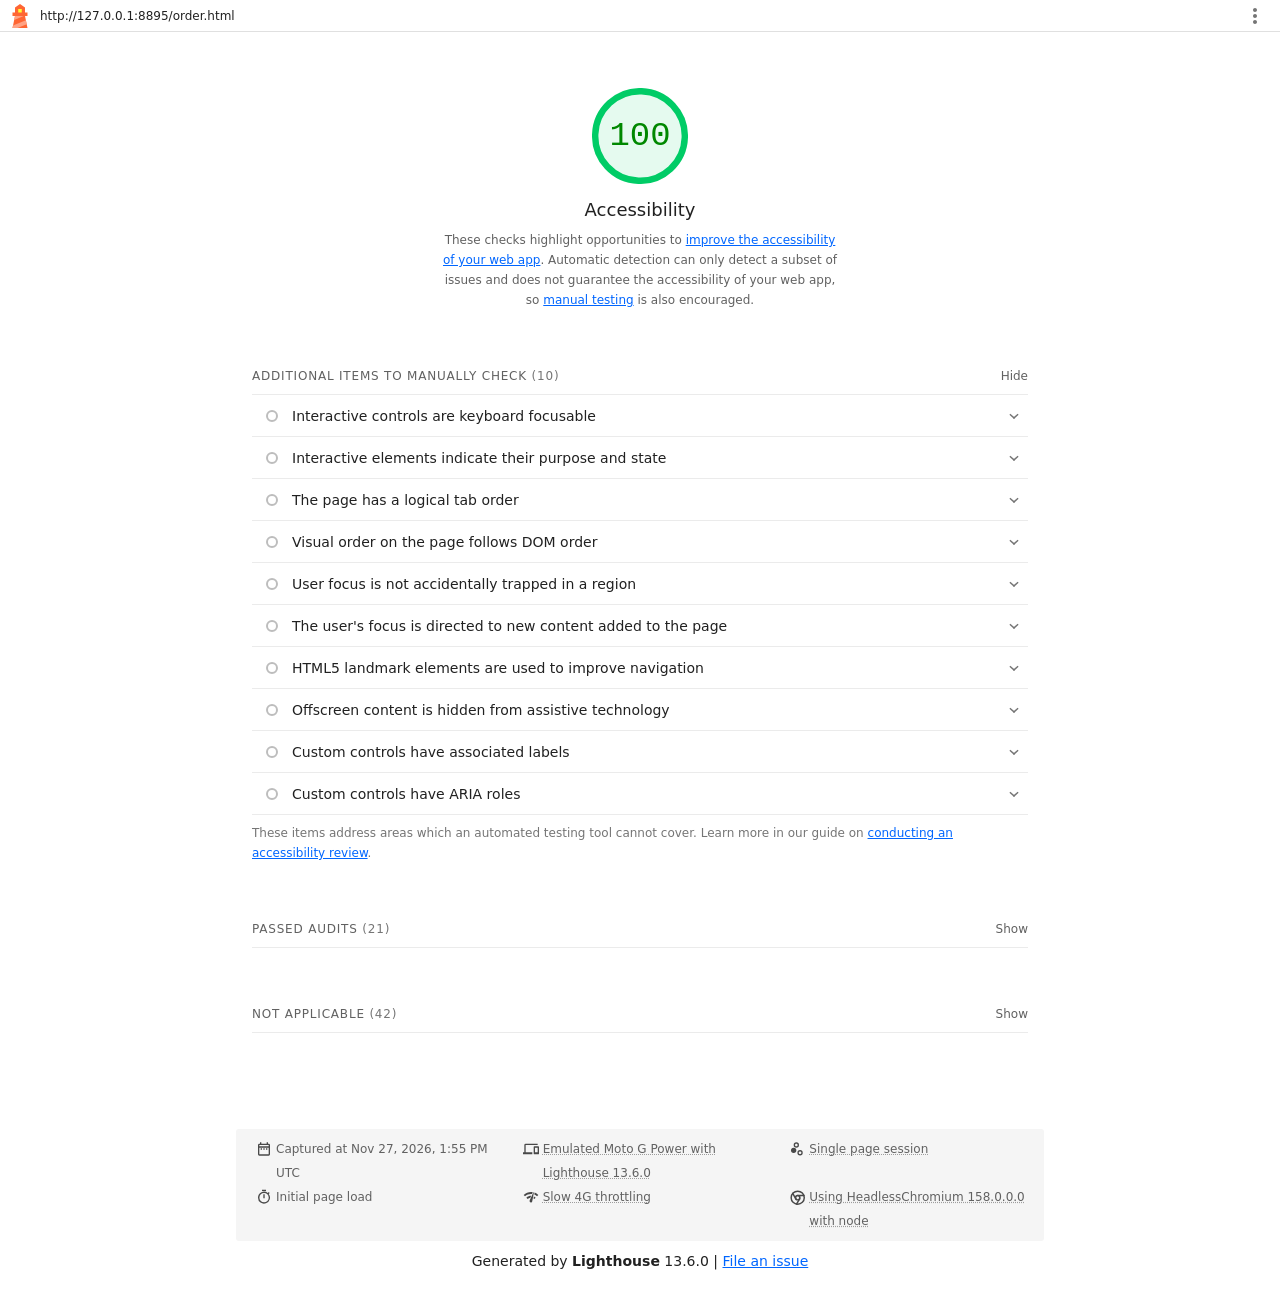
<file: docs/lighthouse/order.html>
<!--
@license
Copyright 2018 Google LLC
SPDX-License-Identifier: Apache-2.0
-->
<!doctype html>
<html lang="en">
<head>
  <meta charset="utf-8">
  <meta name="viewport" content="width=device-width, initial-scale=1, minimum-scale=1">
  <link rel="icon" href='data:image/svg+xml;utf8,<svg fill="none" xmlns="http://www.w3.org/2000/svg" viewBox="0 0 48 48"><path d="m14 7 10-7 10 7v10h5v7h-5l5 24H9l5-24H9v-7h5V7Z" fill="%23F63"/><path d="M31.561 24H14l-1.689 8.105L31.561 24ZM18.983 48H9l1.022-4.907L35.723 32.27l1.663 7.98L18.983 48Z" fill="%23FFA385"/><path fill="%23FF3" d="M20.5 10h7v7h-7z"/></svg>'>
  <title>Lighthouse Report</title>
  <style>body {margin: 0}</style>
</head>
<body>
  <noscript>Lighthouse report requires JavaScript. Please enable.</noscript>

  <div id="lh-log"></div>

  <script>window.__LIGHTHOUSE_JSON__ = {"lighthouseVersion":"13.6.0","requestedUrl":"http://127.0.0.1:8895/order.html","mainDocumentUrl":"http://127.0.0.1:8895/order.html","finalDisplayedUrl":"http://127.0.0.1:8895/order.html","finalUrl":"http://127.0.0.1:8895/order.html","fetchTime":"2026-11-27T13:55:40.556Z","gatherMode":"navigation","runWarnings":[],"userAgent":"Mozilla/5.0 (Macintosh; Intel Mac OS X 10_15_7) AppleWebKit/537.36 (KHTML, like Gecko) HeadlessChrome/158.0.0.0 Safari/537.36","environment":{"networkUserAgent":"Mozilla/5.0 (Linux; Android 11; moto g power (2022)) AppleWebKit/537.36 (KHTML, like Gecko) Chrome/158.0.0.0 Mobile Safari/537.36","hostUserAgent":"Mozilla/5.0 (Macintosh; Intel Mac OS X 10_15_7) AppleWebKit/537.36 (KHTML, like Gecko) HeadlessChrome/158.0.0.0 Safari/537.36","benchmarkIndex":4201,"credits":{"axe-core":"4.14.0"}},"audits":{"accesskeys":{"id":"accesskeys","title":"`[accesskey]` values are unique","description":"Access keys let users quickly focus a part of the page. For proper navigation, each access key must be unique. [Learn more about access keys](https://dequeuniversity.com/rules/axe/4.14/accesskeys).","score":null,"scoreDisplayMode":"notApplicable"},"aria-allowed-attr":{"id":"aria-allowed-attr","title":"`[aria-*]` attributes match their roles","description":"Each ARIA `role` supports a specific subset of `aria-*` attributes. Mismatching these invalidates the `aria-*` attributes. [Learn how to match ARIA attributes to their roles](https://dequeuniversity.com/rules/axe/4.14/aria-allowed-attr).","score":1,"scoreDisplayMode":"binary","details":{"type":"table","headings":[{"key":"node","valueType":"node","subItemsHeading":{"key":"relatedNode","valueType":"node"},"label":"Failing Elements"}],"items":[]}},"aria-allowed-role":{"id":"aria-allowed-role","title":"Uses ARIA roles only on compatible elements","description":"Many HTML elements can only be assigned certain ARIA roles. Using ARIA roles where they are not allowed can interfere with the accessibility of the web page. [Learn more about ARIA roles](https://dequeuniversity.com/rules/axe/4.14/aria-allowed-role).","score":null,"scoreDisplayMode":"notApplicable"},"aria-command-name":{"id":"aria-command-name","title":"`button`, `link`, and `menuitem` elements have accessible names","description":"When an element doesn't have an accessible name, screen readers announce it with a generic name, making it unusable for users who rely on screen readers. [Learn how to make command elements more accessible](https://dequeuniversity.com/rules/axe/4.14/aria-command-name).","score":null,"scoreDisplayMode":"notApplicable"},"aria-conditional-attr":{"id":"aria-conditional-attr","title":"ARIA attributes are used as specified for the element's role","description":"Some ARIA attributes are only allowed on an element under certain conditions. [Learn more about conditional ARIA attributes](https://dequeuniversity.com/rules/axe/4.14/aria-conditional-attr).","score":1,"scoreDisplayMode":"binary","details":{"type":"table","headings":[{"key":"node","valueType":"node","subItemsHeading":{"key":"relatedNode","valueType":"node"},"label":"Failing Elements"}],"items":[]}},"aria-deprecated-role":{"id":"aria-deprecated-role","title":"Deprecated ARIA roles were not used","description":"Deprecated ARIA roles may not be processed correctly by assistive technology. [Learn more about deprecated ARIA roles](https://dequeuniversity.com/rules/axe/4.14/aria-deprecated-role).","score":null,"scoreDisplayMode":"notApplicable"},"aria-dialog-name":{"id":"aria-dialog-name","title":"Elements with `role=\"dialog\"` or `role=\"alertdialog\"` have accessible names.","description":"ARIA dialog elements without accessible names may prevent screen readers users from discerning the purpose of these elements. [Learn how to make ARIA dialog elements more accessible](https://dequeuniversity.com/rules/axe/4.14/aria-dialog-name).","score":null,"scoreDisplayMode":"notApplicable"},"aria-hidden-body":{"id":"aria-hidden-body","title":"`[aria-hidden=\"true\"]` is not present on the document `\u003cbody>`","description":"Assistive technologies, like screen readers, work inconsistently when `aria-hidden=\"true\"` is set on the document `\u003cbody>`. [Learn how `aria-hidden` affects the document body](https://dequeuniversity.com/rules/axe/4.14/aria-hidden-body).","score":1,"scoreDisplayMode":"binary","details":{"type":"table","headings":[{"key":"node","valueType":"node","subItemsHeading":{"key":"relatedNode","valueType":"node"},"label":"Failing Elements"}],"items":[]}},"aria-hidden-focus":{"id":"aria-hidden-focus","title":"`[aria-hidden=\"true\"]` elements do not contain focusable descendents","description":"Focusable descendents within an `[aria-hidden=\"true\"]` element prevent those interactive elements from being available to users of assistive technologies like screen readers. [Learn how `aria-hidden` affects focusable elements](https://dequeuniversity.com/rules/axe/4.14/aria-hidden-focus).","score":null,"scoreDisplayMode":"notApplicable"},"aria-input-field-name":{"id":"aria-input-field-name","title":"ARIA input fields have accessible names","description":"When an input field doesn't have an accessible name, screen readers announce it with a generic name, making it unusable for users who rely on screen readers. [Learn more about input field labels](https://dequeuniversity.com/rules/axe/4.14/aria-input-field-name).","score":null,"scoreDisplayMode":"notApplicable"},"aria-meter-name":{"id":"aria-meter-name","title":"ARIA `meter` elements have accessible names","description":"When a meter element doesn't have an accessible name, screen readers announce it with a generic name, making it unusable for users who rely on screen readers. [Learn how to name `meter` elements](https://dequeuniversity.com/rules/axe/4.14/aria-meter-name).","score":null,"scoreDisplayMode":"notApplicable"},"aria-progressbar-name":{"id":"aria-progressbar-name","title":"ARIA `progressbar` elements have accessible names","description":"When a `progressbar` element doesn't have an accessible name, screen readers announce it with a generic name, making it unusable for users who rely on screen readers. [Learn how to label `progressbar` elements](https://dequeuniversity.com/rules/axe/4.14/aria-progressbar-name).","score":null,"scoreDisplayMode":"notApplicable"},"aria-prohibited-attr":{"id":"aria-prohibited-attr","title":"Elements use only permitted ARIA attributes","description":"Using ARIA attributes in roles where they are prohibited can mean that important information is not communicated to users of assistive technologies. [Learn more about prohibited ARIA roles](https://dequeuniversity.com/rules/axe/4.14/aria-prohibited-attr).","score":1,"scoreDisplayMode":"binary","details":{"type":"table","headings":[{"key":"node","valueType":"node","subItemsHeading":{"key":"relatedNode","valueType":"node"},"label":"Failing Elements"}],"items":[]}},"aria-required-attr":{"id":"aria-required-attr","title":"`[role]`s have all required `[aria-*]` attributes","description":"Some ARIA roles have required attributes that describe the state of the element to screen readers. [Learn more about roles and required attributes](https://dequeuniversity.com/rules/axe/4.14/aria-required-attr).","score":null,"scoreDisplayMode":"notApplicable"},"aria-required-children":{"id":"aria-required-children","title":"Elements with an ARIA `[role]` that require children to contain a specific `[role]` have all required children.","description":"Some ARIA parent roles must contain specific child roles to perform their intended accessibility functions. [Learn more about roles and required children elements](https://dequeuniversity.com/rules/axe/4.14/aria-required-children).","score":null,"scoreDisplayMode":"notApplicable"},"aria-required-parent":{"id":"aria-required-parent","title":"`[role]`s are contained by their required parent element","description":"Some ARIA child roles must be contained by specific parent roles to properly perform their intended accessibility functions. [Learn more about ARIA roles and required parent element](https://dequeuniversity.com/rules/axe/4.14/aria-required-parent).","score":null,"scoreDisplayMode":"notApplicable"},"aria-roles":{"id":"aria-roles","title":"`[role]` values are valid","description":"ARIA roles must have valid values in order to perform their intended accessibility functions. [Learn more about valid ARIA roles](https://dequeuniversity.com/rules/axe/4.14/aria-roles).","score":null,"scoreDisplayMode":"notApplicable"},"aria-text":{"id":"aria-text","title":"Elements with the `role=text` attribute do not have focusable descendents.","description":"Adding `role=text` around a text node split by markup enables VoiceOver to treat it as one phrase, but the element's focusable descendents will not be announced. [Learn more about the `role=text` attribute](https://dequeuniversity.com/rules/axe/4.14/aria-text).","score":null,"scoreDisplayMode":"notApplicable"},"aria-toggle-field-name":{"id":"aria-toggle-field-name","title":"ARIA toggle fields have accessible names","description":"When a toggle field doesn't have an accessible name, screen readers announce it with a generic name, making it unusable for users who rely on screen readers. [Learn more about toggle fields](https://dequeuniversity.com/rules/axe/4.14/aria-toggle-field-name).","score":null,"scoreDisplayMode":"notApplicable"},"aria-tooltip-name":{"id":"aria-tooltip-name","title":"ARIA `tooltip` elements have accessible names","description":"When a tooltip element doesn't have an accessible name, screen readers announce it with a generic name, making it unusable for users who rely on screen readers. [Learn how to name `tooltip` elements](https://dequeuniversity.com/rules/axe/4.14/aria-tooltip-name).","score":null,"scoreDisplayMode":"notApplicable"},"aria-treeitem-name":{"id":"aria-treeitem-name","title":"ARIA `treeitem` elements have accessible names","description":"When a `treeitem` element doesn't have an accessible name, screen readers announce it with a generic name, making it unusable for users who rely on screen readers. [Learn more about labeling `treeitem` elements](https://dequeuniversity.com/rules/axe/4.14/aria-treeitem-name).","score":null,"scoreDisplayMode":"notApplicable"},"aria-valid-attr-value":{"id":"aria-valid-attr-value","title":"`[aria-*]` attributes have valid values","description":"Assistive technologies, like screen readers, can't interpret ARIA attributes with invalid values. [Learn more about valid values for ARIA attributes](https://dequeuniversity.com/rules/axe/4.14/aria-valid-attr-value).","score":1,"scoreDisplayMode":"binary","details":{"type":"table","headings":[{"key":"node","valueType":"node","subItemsHeading":{"key":"relatedNode","valueType":"node"},"label":"Failing Elements"}],"items":[]}},"aria-valid-attr":{"id":"aria-valid-attr","title":"`[aria-*]` attributes are valid and not misspelled","description":"Assistive technologies, like screen readers, can't interpret ARIA attributes with invalid names. [Learn more about valid ARIA attributes](https://dequeuniversity.com/rules/axe/4.14/aria-valid-attr).","score":1,"scoreDisplayMode":"binary","details":{"type":"table","headings":[{"key":"node","valueType":"node","subItemsHeading":{"key":"relatedNode","valueType":"node"},"label":"Failing Elements"}],"items":[]}},"button-name":{"id":"button-name","title":"Buttons have an accessible name","description":"When a button doesn't have an accessible name, screen readers announce it as \"button\", making it unusable for users who rely on screen readers. [Learn how to make buttons more accessible](https://dequeuniversity.com/rules/axe/4.14/button-name).","score":1,"scoreDisplayMode":"binary","details":{"type":"table","headings":[{"key":"node","valueType":"node","subItemsHeading":{"key":"relatedNode","valueType":"node"},"label":"Failing Elements"}],"items":[]}},"bypass":{"id":"bypass","title":"The page contains a heading, skip link, or landmark region","description":"Adding ways to bypass repetitive content lets keyboard users navigate the page more efficiently. [Learn more about bypass blocks](https://dequeuniversity.com/rules/axe/4.14/bypass).","score":null,"scoreDisplayMode":"notApplicable"},"color-contrast":{"id":"color-contrast","title":"Background and foreground colors have a sufficient contrast ratio","description":"Low-contrast text is difficult or impossible for many users to read. [Learn how to provide sufficient color contrast](https://dequeuniversity.com/rules/axe/4.14/color-contrast).","score":1,"scoreDisplayMode":"binary","details":{"type":"table","headings":[{"key":"node","valueType":"node","subItemsHeading":{"key":"relatedNode","valueType":"node"},"label":"Failing Elements"}],"items":[]}},"definition-list":{"id":"definition-list","title":"`\u003cdl>`'s contain only properly-ordered `\u003cdt>` and `\u003cdd>` groups, `\u003cscript>`, `\u003ctemplate>` or `\u003cdiv>` elements.","description":"When definition lists are not properly marked up, screen readers may produce confusing or inaccurate output. [Learn how to structure definition lists correctly](https://dequeuniversity.com/rules/axe/4.14/definition-list).","score":null,"scoreDisplayMode":"notApplicable"},"dlitem":{"id":"dlitem","title":"Definition list items are wrapped in `\u003cdl>` elements","description":"Definition list items (`\u003cdt>` and `\u003cdd>`) must be wrapped in a parent `\u003cdl>` element to ensure that screen readers can properly announce them. [Learn how to structure definition lists correctly](https://dequeuniversity.com/rules/axe/4.14/dlitem).","score":null,"scoreDisplayMode":"notApplicable"},"document-title":{"id":"document-title","title":"Document has a `\u003ctitle>` element","description":"The title gives screen reader users an overview of the page, and search engine users rely on it heavily to determine if a page is relevant to their search. [Learn more about document titles](https://dequeuniversity.com/rules/axe/4.14/document-title).","score":1,"scoreDisplayMode":"binary","details":{"type":"table","headings":[{"key":"node","valueType":"node","subItemsHeading":{"key":"relatedNode","valueType":"node"},"label":"Failing Elements"}],"items":[]}},"duplicate-id-aria":{"id":"duplicate-id-aria","title":"ARIA IDs are unique","description":"The value of an ARIA ID must be unique to prevent other instances from being overlooked by assistive technologies. [Learn how to fix duplicate ARIA IDs](https://dequeuniversity.com/rules/axe/4.14/duplicate-id-aria).","score":null,"scoreDisplayMode":"notApplicable"},"empty-heading":{"id":"empty-heading","title":"All heading elements contain content.","description":"A heading with no content or inaccessible text prevent screen reader users from accessing information on the page's structure. [Learn more about headings](https://dequeuniversity.com/rules/axe/4.14/empty-heading).","score":null,"scoreDisplayMode":"notApplicable"},"form-field-multiple-labels":{"id":"form-field-multiple-labels","title":"No form fields have multiple labels","description":"Form fields with multiple labels can be confusingly announced by assistive technologies like screen readers which use either the first, the last, or all of the labels. [Learn how to use form labels](https://dequeuniversity.com/rules/axe/4.14/form-field-multiple-labels).","score":null,"scoreDisplayMode":"notApplicable"},"frame-title":{"id":"frame-title","title":"`\u003cframe>` or `\u003ciframe>` elements have a title","description":"Screen reader users rely on frame titles to describe the contents of frames. [Learn more about frame titles](https://dequeuniversity.com/rules/axe/4.14/frame-title).","score":null,"scoreDisplayMode":"notApplicable"},"heading-order":{"id":"heading-order","title":"Heading elements appear in a sequentially-descending order","description":"Properly ordered headings that do not skip levels convey the semantic structure of the page, making it easier to navigate and understand when using assistive technologies. [Learn more about heading order](https://dequeuniversity.com/rules/axe/4.14/heading-order).","score":1,"scoreDisplayMode":"binary","details":{"type":"table","headings":[{"key":"node","valueType":"node","subItemsHeading":{"key":"relatedNode","valueType":"node"},"label":"Failing Elements"}],"items":[]}},"html-has-lang":{"id":"html-has-lang","title":"`\u003chtml>` element has a `[lang]` attribute","description":"If a page doesn't specify a `lang` attribute, a screen reader assumes that the page is in the default language that the user chose when setting up the screen reader. If the page isn't actually in the default language, then the screen reader might not announce the page's text correctly. [Learn more about the `lang` attribute](https://dequeuniversity.com/rules/axe/4.14/html-has-lang).","score":1,"scoreDisplayMode":"binary","details":{"type":"table","headings":[{"key":"node","valueType":"node","subItemsHeading":{"key":"relatedNode","valueType":"node"},"label":"Failing Elements"}],"items":[]}},"html-lang-valid":{"id":"html-lang-valid","title":"`\u003chtml>` element has a valid value for its `[lang]` attribute","description":"Specifying a valid [BCP 47 language](https://www.w3.org/International/questions/qa-choosing-language-tags#question) helps screen readers announce text properly. [Learn how to use the `lang` attribute](https://dequeuniversity.com/rules/axe/4.14/html-lang-valid).","score":1,"scoreDisplayMode":"binary","details":{"type":"table","headings":[{"key":"node","valueType":"node","subItemsHeading":{"key":"relatedNode","valueType":"node"},"label":"Failing Elements"}],"items":[]}},"html-xml-lang-mismatch":{"id":"html-xml-lang-mismatch","title":"`\u003chtml>` element has an `[xml:lang]` attribute with the same base language as the `[lang]` attribute.","description":"If the webpage does not specify a consistent language, then the screen reader might not announce the page's text correctly. [Learn more about the `lang` attribute](https://dequeuniversity.com/rules/axe/4.14/html-xml-lang-mismatch).","score":null,"scoreDisplayMode":"notApplicable"},"identical-links-same-purpose":{"id":"identical-links-same-purpose","title":"Identical links have the same purpose.","description":"Links with the same destination should have the same description, to help users understand the link's purpose and decide whether to follow it. [Learn more about identical links](https://dequeuniversity.com/rules/axe/4.14/identical-links-same-purpose).","score":null,"scoreDisplayMode":"notApplicable"},"image-alt":{"id":"image-alt","title":"Image elements have `[alt]` attributes","description":"Informative elements should aim for short, descriptive alternate text. Decorative elements can be ignored with an empty alt attribute. [Learn more about the `alt` attribute](https://dequeuniversity.com/rules/axe/4.14/image-alt).","score":null,"scoreDisplayMode":"notApplicable"},"image-redundant-alt":{"id":"image-redundant-alt","title":"Image elements do not have `[alt]` attributes that are redundant text.","description":"Informative elements should aim for short, descriptive alternative text. Alternative text that is exactly the same as the text adjacent to the link or image is potentially confusing for screen reader users, because the text will be read twice. [Learn more about the `alt` attribute](https://dequeuniversity.com/rules/axe/4.14/image-redundant-alt).","score":null,"scoreDisplayMode":"notApplicable"},"input-button-name":{"id":"input-button-name","title":"Input buttons have discernible text.","description":"Adding discernable and accessible text to input buttons may help screen reader users understand the purpose of the input button. [Learn more about input buttons](https://dequeuniversity.com/rules/axe/4.14/input-button-name).","score":null,"scoreDisplayMode":"notApplicable"},"input-image-alt":{"id":"input-image-alt","title":"`\u003cinput type=\"image\">` elements have `[alt]` text","description":"When an image is being used as an `\u003cinput>` button, providing alternative text can help screen reader users understand the purpose of the button. [Learn about input image alt text](https://dequeuniversity.com/rules/axe/4.14/input-image-alt).","score":null,"scoreDisplayMode":"notApplicable"},"label-content-name-mismatch":{"id":"label-content-name-mismatch","title":"Elements with visible text labels have matching accessible names.","description":"Visible text labels that do not match the accessible name can result in a confusing experience for screen reader users. [Learn more about accessible names](https://dequeuniversity.com/rules/axe/4.14/label-content-name-mismatch).","score":null,"scoreDisplayMode":"notApplicable"},"label":{"id":"label","title":"Form elements have associated labels","description":"Labels ensure that form controls are announced properly by assistive technologies, like screen readers. [Learn more about form element labels](https://dequeuniversity.com/rules/axe/4.14/label).","score":1,"scoreDisplayMode":"binary","details":{"type":"table","headings":[{"key":"node","valueType":"node","subItemsHeading":{"key":"relatedNode","valueType":"node"},"label":"Failing Elements"}],"items":[]}},"landmark-one-main":{"id":"landmark-one-main","title":"Document has a main landmark.","description":"One main landmark helps screen reader users navigate a web page. [Learn more about landmarks](https://dequeuniversity.com/rules/axe/4.14/landmark-one-main).","score":1,"scoreDisplayMode":"binary","details":{"type":"table","headings":[{"key":"node","valueType":"node","subItemsHeading":{"key":"relatedNode","valueType":"node"},"label":"Failing Elements"}],"items":[]}},"link-name":{"id":"link-name","title":"Links have a discernible name","description":"Link text (and alternate text for images, when used as links) that is discernible, unique, and focusable improves the navigation experience for screen reader users. [Learn how to make links accessible](https://dequeuniversity.com/rules/axe/4.14/link-name).","score":1,"scoreDisplayMode":"binary","details":{"type":"table","headings":[{"key":"node","valueType":"node","subItemsHeading":{"key":"relatedNode","valueType":"node"},"label":"Failing Elements"}],"items":[]}},"link-in-text-block":{"id":"link-in-text-block","title":"Links are distinguishable without relying on color.","description":"Low-contrast text is difficult or impossible for many users to read. Link text that is discernible improves the experience for users with low vision. [Learn how to make links distinguishable](https://dequeuniversity.com/rules/axe/4.14/link-in-text-block).","score":null,"scoreDisplayMode":"notApplicable"},"list":{"id":"list","title":"Lists contain only `\u003cli>` elements and script supporting elements (`\u003cscript>` and `\u003ctemplate>`).","description":"Screen readers have a specific way of announcing lists. Ensuring proper list structure aids screen reader output. [Learn more about proper list structure](https://dequeuniversity.com/rules/axe/4.14/list).","score":1,"scoreDisplayMode":"binary","details":{"type":"table","headings":[{"key":"node","valueType":"node","subItemsHeading":{"key":"relatedNode","valueType":"node"},"label":"Failing Elements"}],"items":[]}},"listitem":{"id":"listitem","title":"List items (`\u003cli>`) are contained within `\u003cul>`, `\u003col>` or `\u003cmenu>` parent elements","description":"Screen readers require list items (`\u003cli>`) to be contained within a parent `\u003cul>`, `\u003col>` or `\u003cmenu>` to be announced properly. [Learn more about proper list structure](https://dequeuniversity.com/rules/axe/4.14/listitem).","score":1,"scoreDisplayMode":"binary","details":{"type":"table","headings":[{"key":"node","valueType":"node","subItemsHeading":{"key":"relatedNode","valueType":"node"},"label":"Failing Elements"}],"items":[]}},"meta-refresh":{"id":"meta-refresh","title":"The document does not use `\u003cmeta http-equiv=\"refresh\">`","description":"Users do not expect a page to refresh automatically, and doing so will move focus back to the top of the page. This may create a frustrating or confusing experience. [Learn more about the refresh meta tag](https://dequeuniversity.com/rules/axe/4.14/meta-refresh).","score":null,"scoreDisplayMode":"notApplicable"},"meta-viewport":{"id":"meta-viewport","title":"`[user-scalable=\"no\"]` is not used in the `\u003cmeta name=\"viewport\">` element and the `[maximum-scale]` attribute is not less than 5.","description":"Disabling zooming is problematic for users with low vision who rely on screen magnification to properly see the contents of a web page. [Learn more about the viewport meta tag](https://dequeuniversity.com/rules/axe/4.14/meta-viewport).","score":1,"scoreDisplayMode":"binary","details":{"type":"table","headings":[{"key":"node","valueType":"node","subItemsHeading":{"key":"relatedNode","valueType":"node"},"label":"Failing Elements"}],"items":[]}},"object-alt":{"id":"object-alt","title":"`\u003cobject>` elements have alternate text","description":"Screen readers cannot translate non-text content. Adding alternate text to `\u003cobject>` elements helps screen readers convey meaning to users. [Learn more about alt text for `object` elements](https://dequeuniversity.com/rules/axe/4.14/object-alt).","score":null,"scoreDisplayMode":"notApplicable"},"select-name":{"id":"select-name","title":"Select elements have associated label elements.","description":"Form elements without effective labels can create frustrating experiences for screen reader users. [Learn more about the `select` element](https://dequeuniversity.com/rules/axe/4.14/select-name).","score":1,"scoreDisplayMode":"binary","details":{"type":"table","headings":[{"key":"node","valueType":"node","subItemsHeading":{"key":"relatedNode","valueType":"node"},"label":"Failing Elements"}],"items":[]}},"skip-link":{"id":"skip-link","title":"Skip links are focusable.","description":"Including a skip link can help users skip to the main content to save time. [Learn more about skip links](https://dequeuniversity.com/rules/axe/4.14/skip-link).","score":null,"scoreDisplayMode":"notApplicable"},"tabindex":{"id":"tabindex","title":"No element has a `[tabindex]` value greater than 0","description":"A value greater than 0 implies an explicit navigation ordering. Although technically valid, this often creates frustrating experiences for users who rely on assistive technologies. [Learn more about the `tabindex` attribute](https://dequeuniversity.com/rules/axe/4.14/tabindex).","score":null,"scoreDisplayMode":"notApplicable"},"table-duplicate-name":{"id":"table-duplicate-name","title":"Tables have different content in the summary attribute and `\u003ccaption>`.","description":"The summary attribute should describe the table structure, while `\u003ccaption>` should have the onscreen title. Accurate table mark-up helps users of screen readers. [Learn more about summary and caption](https://dequeuniversity.com/rules/axe/4.14/table-duplicate-name).","score":null,"scoreDisplayMode":"notApplicable"},"table-fake-caption":{"id":"table-fake-caption","title":"Tables use `\u003ccaption>` instead of cells with the `[colspan]` attribute to indicate a caption.","description":"Screen readers have features to make navigating tables easier. Ensuring that tables use the actual caption element instead of cells with the `[colspan]` attribute may improve the experience for screen reader users. [Learn more about captions](https://dequeuniversity.com/rules/axe/4.14/table-fake-caption).","score":null,"scoreDisplayMode":"notApplicable"},"target-size":{"id":"target-size","title":"Touch targets have sufficient size and spacing.","description":"Touch targets with sufficient size and spacing help users who may have difficulty targeting small controls to activate the targets. [Learn more about touch targets](https://dequeuniversity.com/rules/axe/4.14/target-size).","score":1,"scoreDisplayMode":"binary","details":{"type":"table","headings":[{"key":"node","valueType":"node","subItemsHeading":{"key":"relatedNode","valueType":"node"},"label":"Failing Elements"}],"items":[]}},"td-has-header":{"id":"td-has-header","title":"`\u003ctd>` elements in a large `\u003ctable>` have one or more table headers.","description":"Screen readers have features to make navigating tables easier. Ensuring that `\u003ctd>` elements in a large table (3 or more cells in width and height) have an associated table header may improve the experience for screen reader users. [Learn more about table headers](https://dequeuniversity.com/rules/axe/4.14/td-has-header).","score":null,"scoreDisplayMode":"notApplicable"},"td-headers-attr":{"id":"td-headers-attr","title":"Cells in a `\u003ctable>` element that use the `[headers]` attribute refer to table cells within the same table.","description":"Screen readers have features to make navigating tables easier. Ensuring `\u003ctd>` cells using the `[headers]` attribute only refer to other cells in the same table may improve the experience for screen reader users. [Learn more about the `headers` attribute](https://dequeuniversity.com/rules/axe/4.14/td-headers-attr).","score":null,"scoreDisplayMode":"notApplicable"},"th-has-data-cells":{"id":"th-has-data-cells","title":"`\u003cth>` elements and elements with `[role=\"columnheader\"/\"rowheader\"]` have data cells they describe.","description":"Screen readers have features to make navigating tables easier. Ensuring table headers always refer to some set of cells may improve the experience for screen reader users. [Learn more about table headers](https://dequeuniversity.com/rules/axe/4.14/th-has-data-cells).","score":null,"scoreDisplayMode":"notApplicable"},"valid-lang":{"id":"valid-lang","title":"`[lang]` attributes have a valid value","description":"Specifying a valid [BCP 47 language](https://www.w3.org/International/questions/qa-choosing-language-tags#question) on elements helps ensure that text is pronounced correctly by a screen reader. [Learn how to use the `lang` attribute](https://dequeuniversity.com/rules/axe/4.14/valid-lang).","score":null,"scoreDisplayMode":"notApplicable"},"video-caption":{"id":"video-caption","title":"`\u003cvideo>` elements contain a `\u003ctrack>` element with `[kind=\"captions\"]`","description":"When a video provides a caption it is easier for deaf and hearing impaired users to access its information. [Learn more about video captions](https://dequeuniversity.com/rules/axe/4.14/video-caption).","score":null,"scoreDisplayMode":"notApplicable"},"custom-controls-labels":{"id":"custom-controls-labels","title":"Custom controls have associated labels","description":"Custom interactive controls have associated labels, provided by aria-label or aria-labelledby. [Learn more about custom controls and labels](https://developer.chrome.com/docs/lighthouse/accessibility/custom-controls-labels/).","score":null,"scoreDisplayMode":"manual"},"custom-controls-roles":{"id":"custom-controls-roles","title":"Custom controls have ARIA roles","description":"Custom interactive controls have appropriate ARIA roles. [Learn how to add roles to custom controls](https://developer.chrome.com/docs/lighthouse/accessibility/custom-control-roles/).","score":null,"scoreDisplayMode":"manual"},"focus-traps":{"id":"focus-traps","title":"User focus is not accidentally trapped in a region","description":"A user can tab into and out of any control or region without accidentally trapping their focus. [Learn how to avoid focus traps](https://developer.chrome.com/docs/lighthouse/accessibility/focus-traps/).","score":null,"scoreDisplayMode":"manual"},"focusable-controls":{"id":"focusable-controls","title":"Interactive controls are keyboard focusable","description":"Custom interactive controls are keyboard focusable and display a focus indicator. [Learn how to make custom controls focusable](https://developer.chrome.com/docs/lighthouse/accessibility/focusable-controls/).","score":null,"scoreDisplayMode":"manual"},"interactive-element-affordance":{"id":"interactive-element-affordance","title":"Interactive elements indicate their purpose and state","description":"Interactive elements, such as links and buttons, should indicate their state and be distinguishable from non-interactive elements. [Learn how to decorate interactive elements with affordance hints](https://developer.chrome.com/docs/lighthouse/accessibility/interactive-element-affordance/).","score":null,"scoreDisplayMode":"manual"},"logical-tab-order":{"id":"logical-tab-order","title":"The page has a logical tab order","description":"Tabbing through the page follows the visual layout. Users cannot focus elements that are offscreen. [Learn more about logical tab ordering](https://developer.chrome.com/docs/lighthouse/accessibility/logical-tab-order/).","score":null,"scoreDisplayMode":"manual"},"managed-focus":{"id":"managed-focus","title":"The user's focus is directed to new content added to the page","description":"If new content, such as a dialog, is added to the page, the user's focus is directed to it. [Learn how to direct focus to new content](https://developer.chrome.com/docs/lighthouse/accessibility/managed-focus/).","score":null,"scoreDisplayMode":"manual"},"offscreen-content-hidden":{"id":"offscreen-content-hidden","title":"Offscreen content is hidden from assistive technology","description":"Offscreen content is hidden with display: none or aria-hidden=true. [Learn how to properly hide offscreen content](https://developer.chrome.com/docs/lighthouse/accessibility/offscreen-content-hidden/).","score":null,"scoreDisplayMode":"manual"},"use-landmarks":{"id":"use-landmarks","title":"HTML5 landmark elements are used to improve navigation","description":"Landmark elements (`\u003cmain>`, `\u003cnav>`, etc.) are used to improve the keyboard navigation of the page for assistive technology. [Learn more about landmark elements](https://developer.chrome.com/docs/lighthouse/accessibility/use-landmarks/).","score":null,"scoreDisplayMode":"manual"},"visual-order-follows-dom":{"id":"visual-order-follows-dom","title":"Visual order on the page follows DOM order","description":"DOM order matches the visual order, improving navigation for assistive technology. [Learn more about DOM and visual ordering](https://developer.chrome.com/docs/lighthouse/accessibility/visual-order-follows-dom/).","score":null,"scoreDisplayMode":"manual"},"autocomplete-valid":{"id":"autocomplete-valid","title":"`autocomplete` attributes are used correctly","description":"The `autocomplete` attribute values must be valid and correctly applied for screen readers to function correctly. [Learn more about valid autocomplete values](https://dequeuniversity.com/rules/axe/4.14/autocomplete-valid).","score":1,"scoreDisplayMode":"binary","details":{"type":"table","headings":[{"key":"node","valueType":"node","subItemsHeading":{"key":"relatedNode","valueType":"node"},"label":"Failing Elements"}],"items":[]}},"presentation-role-conflict":{"id":"presentation-role-conflict","title":"Elements with `role=\"none\"` or `role=\"presentation\"` do not have conflicts","description":"There are certain cases where the semantic role of an element with `role=\"none\"` or `role=\"presentation\"` does not resolve to none or presentation. To ensure the element remains removed from the accessibility tree, you should not add any global ARIA attributes to the element or make it focusable. [Learn more about presentation role conflict](https://dequeuniversity.com/rules/axe/4.14/presentation-role-conflict).","score":null,"scoreDisplayMode":"notApplicable"},"svg-img-alt":{"id":"svg-img-alt","title":"SVG elements with an `img` role have an accessible text alternative","description":"Ensures SVG elements with an `img`, `graphics-document` or `graphics-symbol` role have an accessible text alternative. [Learn more about SVG alt text](https://dequeuniversity.com/rules/axe/4.14/svg-img-alt).","score":null,"scoreDisplayMode":"notApplicable"}},"configSettings":{"output":"html","maxWaitForFcp":30000,"maxWaitForLoad":45000,"pauseAfterFcpMs":1000,"pauseAfterLoadMs":1000,"networkQuietThresholdMs":1000,"cpuQuietThresholdMs":1000,"formFactor":"mobile","throttling":{"rttMs":150,"throughputKbps":1638.4,"requestLatencyMs":562.5,"downloadThroughputKbps":1474.5600000000002,"uploadThroughputKbps":675,"cpuSlowdownMultiplier":4},"throttlingMethod":"simulate","screenEmulation":{"mobile":true,"width":412,"height":823,"deviceScaleFactor":1.75,"disabled":false},"emulatedUserAgent":"Mozilla/5.0 (Linux; Android 11; moto g power (2022)) AppleWebKit/537.36 (KHTML, like Gecko) Chrome/136.0.0.0 Mobile Safari/537.36","auditMode":false,"gatherMode":false,"clearStorageTypes":["file_systems","shader_cache","service_workers","cache_storage"],"disableStorageReset":false,"debugNavigation":false,"channel":"node","usePassiveGathering":false,"disableFullPageScreenshot":false,"skipAboutBlank":false,"blankPage":"about:blank","ignoreStatusCode":false,"locale":"en-US","blockedUrlPatterns":null,"additionalTraceCategories":null,"extraHeaders":null,"precomputedLanternData":null,"onlyAudits":null,"onlyCategories":["accessibility"],"skipAudits":null},"categories":{"accessibility":{"title":"Accessibility","description":"These checks highlight opportunities to [improve the accessibility of your web app](https://developer.chrome.com/docs/lighthouse/accessibility/). Automatic detection can only detect a subset of issues and does not guarantee the accessibility of your web app, so [manual testing](https://web.dev/articles/how-to-review) is also encouraged.","manualDescription":"These items address areas which an automated testing tool cannot cover. Learn more in our guide on [conducting an accessibility review](https://web.dev/articles/how-to-review).","supportedModes":["navigation","snapshot"],"auditRefs":[{"id":"accesskeys","weight":0,"group":"a11y-navigation"},{"id":"aria-allowed-attr","weight":10,"group":"a11y-aria"},{"id":"aria-command-name","weight":0,"group":"a11y-aria"},{"id":"aria-conditional-attr","weight":7,"group":"a11y-aria"},{"id":"aria-deprecated-role","weight":0,"group":"a11y-aria"},{"id":"aria-dialog-name","weight":0,"group":"a11y-aria"},{"id":"aria-hidden-body","weight":10,"group":"a11y-aria"},{"id":"aria-hidden-focus","weight":0,"group":"a11y-aria"},{"id":"aria-input-field-name","weight":0,"group":"a11y-aria"},{"id":"aria-meter-name","weight":0,"group":"a11y-aria"},{"id":"aria-progressbar-name","weight":0,"group":"a11y-aria"},{"id":"aria-prohibited-attr","weight":7,"group":"a11y-aria"},{"id":"aria-required-attr","weight":0,"group":"a11y-aria"},{"id":"aria-required-children","weight":0,"group":"a11y-aria"},{"id":"aria-required-parent","weight":0,"group":"a11y-aria"},{"id":"aria-roles","weight":0,"group":"a11y-aria"},{"id":"aria-text","weight":0,"group":"a11y-aria"},{"id":"aria-toggle-field-name","weight":0,"group":"a11y-aria"},{"id":"aria-tooltip-name","weight":0,"group":"a11y-aria"},{"id":"aria-treeitem-name","weight":0,"group":"a11y-aria"},{"id":"aria-valid-attr-value","weight":10,"group":"a11y-aria"},{"id":"aria-valid-attr","weight":10,"group":"a11y-aria"},{"id":"button-name","weight":10,"group":"a11y-names-labels"},{"id":"bypass","weight":0,"group":"a11y-navigation"},{"id":"color-contrast","weight":7,"group":"a11y-color-contrast"},{"id":"definition-list","weight":0,"group":"a11y-tables-lists"},{"id":"dlitem","weight":0,"group":"a11y-tables-lists"},{"id":"document-title","weight":7,"group":"a11y-names-labels"},{"id":"duplicate-id-aria","weight":0,"group":"a11y-aria"},{"id":"form-field-multiple-labels","weight":0,"group":"a11y-names-labels"},{"id":"frame-title","weight":0,"group":"a11y-names-labels"},{"id":"heading-order","weight":3,"group":"a11y-navigation"},{"id":"html-has-lang","weight":7,"group":"a11y-language"},{"id":"html-lang-valid","weight":7,"group":"a11y-language"},{"id":"html-xml-lang-mismatch","weight":0,"group":"a11y-language"},{"id":"image-alt","weight":0,"group":"a11y-names-labels"},{"id":"input-button-name","weight":0,"group":"a11y-names-labels"},{"id":"input-image-alt","weight":0,"group":"a11y-names-labels"},{"id":"label","weight":10,"group":"a11y-names-labels"},{"id":"link-in-text-block","weight":0,"group":"a11y-color-contrast"},{"id":"link-name","weight":7,"group":"a11y-names-labels"},{"id":"list","weight":7,"group":"a11y-tables-lists"},{"id":"listitem","weight":7,"group":"a11y-tables-lists"},{"id":"meta-refresh","weight":0,"group":"a11y-best-practices"},{"id":"meta-viewport","weight":10,"group":"a11y-best-practices"},{"id":"object-alt","weight":0,"group":"a11y-names-labels"},{"id":"select-name","weight":10,"group":"a11y-names-labels"},{"id":"skip-link","weight":0,"group":"a11y-names-labels"},{"id":"tabindex","weight":0,"group":"a11y-navigation"},{"id":"target-size","weight":7,"group":"a11y-best-practices"},{"id":"td-headers-attr","weight":0,"group":"a11y-tables-lists"},{"id":"th-has-data-cells","weight":0,"group":"a11y-tables-lists"},{"id":"valid-lang","weight":0,"group":"a11y-language"},{"id":"video-caption","weight":0,"group":"a11y-audio-video"},{"id":"landmark-one-main","weight":3,"group":"a11y-best-practices"},{"id":"autocomplete-valid","weight":1,"group":"a11y-best-practices"},{"id":"presentation-role-conflict","weight":0,"group":"a11y-best-practices"},{"id":"svg-img-alt","weight":0,"group":"a11y-best-practices"},{"id":"focusable-controls","weight":0},{"id":"interactive-element-affordance","weight":0},{"id":"logical-tab-order","weight":0},{"id":"visual-order-follows-dom","weight":0},{"id":"focus-traps","weight":0},{"id":"managed-focus","weight":0},{"id":"use-landmarks","weight":0},{"id":"offscreen-content-hidden","weight":0},{"id":"custom-controls-labels","weight":0},{"id":"custom-controls-roles","weight":0},{"id":"table-duplicate-name","weight":0,"group":"a11y-best-practices"},{"id":"empty-heading","weight":0,"group":"a11y-best-practices"},{"id":"aria-allowed-role","weight":0,"group":"a11y-best-practices"},{"id":"image-redundant-alt","weight":0,"group":"a11y-names-labels"},{"id":"identical-links-same-purpose","weight":0,"group":"a11y-best-practices"},{"id":"label-content-name-mismatch","weight":0,"group":"hidden"},{"id":"table-fake-caption","weight":0,"group":"hidden"},{"id":"td-has-header","weight":0,"group":"hidden"}],"id":"accessibility","score":1}},"categoryGroups":{"metrics":{"title":"Metrics"},"insights":{"title":"Insights","description":"These insights are also available in the Chrome DevTools Performance Panel - [record a trace](https://developer.chrome.com/docs/devtools/performance/reference) to view more detailed information."},"diagnostics":{"title":"Diagnostics","description":"More information about the performance of your application. These numbers don't [directly affect](https://developer.chrome.com/docs/lighthouse/performance/performance-scoring/) the Performance score."},"a11y-best-practices":{"title":"Best practices","description":"These items highlight common accessibility best practices."},"a11y-color-contrast":{"title":"Contrast","description":"These are opportunities to improve the legibility of your content."},"a11y-names-labels":{"title":"Names and labels","description":"These are opportunities to improve the semantics of the controls in your application. This may enhance the experience for users of assistive technology, like a screen reader."},"a11y-navigation":{"title":"Navigation","description":"These are opportunities to improve keyboard navigation in your application."},"a11y-aria":{"title":"ARIA","description":"These are opportunities to improve the usage of ARIA in your application which may enhance the experience for users of assistive technology, like a screen reader."},"a11y-language":{"title":"Internationalization and localization","description":"These are opportunities to improve the interpretation of your content by users in different locales."},"a11y-audio-video":{"title":"Audio and video","description":"These are opportunities to provide alternative content for audio and video. This may improve the experience for users with hearing or vision impairments."},"a11y-tables-lists":{"title":"Tables and lists","description":"These are opportunities to improve the experience of reading tabular or list data using assistive technology, like a screen reader."},"seo-mobile":{"title":"Mobile Friendly","description":"Make sure your pages are mobile friendly so users don’t have to pinch or zoom in order to read the content pages. [Learn how to make pages mobile-friendly](https://developers.google.com/search/mobile-sites/)."},"seo-content":{"title":"Content Best Practices","description":"Format your HTML in a way that enables crawlers to better understand your app’s content."},"seo-crawl":{"title":"Crawling and Indexing","description":"To appear in search results, crawlers need access to your app."},"best-practices-trust-safety":{"title":"Trust and Safety"},"best-practices-ux":{"title":"User Experience"},"best-practices-browser-compat":{"title":"Browser Compatibility"},"best-practices-general":{"title":"General"},"webmcp":{"title":"WebMCP","description":"Audits validating WebMCP integration."},"agent-accessibility":{"title":"Agent Accessibility","description":"These audits highlight best practices for improving the accessibility of the website for AI agents."},"agent-discoverability":{"title":"Agent Discoverability","description":"These audits validate that websites expose discoverable resources, documentation, and catalogs for AI agents."},"hidden":{"title":""}},"stackPacks":[],"entities":[{"name":"127.0.0.1","origins":["http://127.0.0.1:8895"],"isFirstParty":true,"isUnrecognized":true}],"fullPageScreenshot":{"screenshot":{"data":"[data-uri]","width":412,"height":1896},"nodes":{}},"timing":{"entries":[{"startTime":15205.66,"name":"lh:config","duration":75.54,"entryType":"measure"},{"startTime":15205.92,"name":"lh:config:resolveArtifactsToDefns","duration":0.94,"entryType":"measure"},{"startTime":15281.23,"name":"lh:runner:gather","duration":4630.75,"entryType":"measure"},{"startTime":15299.71,"name":"lh:driver:connect","duration":1.23,"entryType":"measure"},{"startTime":15300.96,"name":"lh:driver:navigate","duration":3.71,"entryType":"measure"},{"startTime":15304.75,"name":"lh:gather:getBenchmarkIndex","duration":1002.64,"entryType":"measure"},{"startTime":16307.41,"name":"lh:gather:getVersion","duration":0.36,"entryType":"measure"},{"startTime":16307.8,"name":"lh:gather:getDevicePixelRatio","duration":0.45,"entryType":"measure"},{"startTime":16308.28,"name":"lh:prepare:navigationMode","duration":13.82,"entryType":"measure"},{"startTime":16308.5,"name":"lh:gather:getVersion","duration":0.14,"entryType":"measure"},{"startTime":16314.64,"name":"lh:storage:clearDataForOrigin","duration":3.17,"entryType":"measure"},{"startTime":16317.81,"name":"lh:storage:clearBrowserCaches","duration":3.8,"entryType":"measure"},{"startTime":16321.79,"name":"lh:gather:prepareThrottlingAndNetwork","duration":0.3,"entryType":"measure"},{"startTime":16325.5,"name":"lh:driver:navigate","duration":2354.09,"entryType":"measure"},{"startTime":18681.01,"name":"lh:computed:NetworkRecords","duration":0.26,"entryType":"measure"},{"startTime":18681.33,"name":"lh:gather:getArtifact:DevtoolsLog","duration":0.01,"entryType":"measure"},{"startTime":18681.35,"name":"lh:gather:getArtifact:Accessibility","duration":120.24,"entryType":"measure"},{"startTime":18801.62,"name":"lh:gather:getArtifact:NetworkUserAgent","duration":0.01,"entryType":"measure"},{"startTime":18801.63,"name":"lh:gather:getArtifact:Stacks","duration":4.21,"entryType":"measure"},{"startTime":18801.64,"name":"lh:gather:collectStacks","duration":4.18,"entryType":"measure"},{"startTime":18806.04,"name":"lh:gather:getArtifact:FullPageScreenshot","duration":1094.31,"entryType":"measure"},{"startTime":19898.4,"name":"lh:gather:getVersion","duration":0.51,"entryType":"measure"},{"startTime":19912.01,"name":"lh:runner:audit","duration":59.15,"entryType":"measure"},{"startTime":19912.02,"name":"lh:runner:auditing","duration":59.06,"entryType":"measure"},{"startTime":19912.22,"name":"lh:audit:accesskeys","duration":0.27,"entryType":"measure"},{"startTime":19912.57,"name":"lh:audit:aria-allowed-attr","duration":1.06,"entryType":"measure"},{"startTime":19913.71,"name":"lh:audit:aria-allowed-role","duration":1.01,"entryType":"measure"},{"startTime":19914.81,"name":"lh:audit:aria-command-name","duration":0.27,"entryType":"measure"},{"startTime":19915.15,"name":"lh:audit:aria-conditional-attr","duration":1.04,"entryType":"measure"},{"startTime":19916.26,"name":"lh:audit:aria-deprecated-role","duration":0.26,"entryType":"measure"},{"startTime":19916.6,"name":"lh:audit:aria-dialog-name","duration":0.48,"entryType":"measure"},{"startTime":19917.18,"name":"lh:audit:aria-hidden-body","duration":1.07,"entryType":"measure"},{"startTime":19918.33,"name":"lh:audit:aria-hidden-focus","duration":0.31,"entryType":"measure"},{"startTime":19918.7,"name":"lh:audit:aria-input-field-name","duration":0.45,"entryType":"measure"},{"startTime":19919.24,"name":"lh:audit:aria-meter-name","duration":0.36,"entryType":"measure"},{"startTime":19919.69,"name":"lh:audit:aria-progressbar-name","duration":0.48,"entryType":"measure"},{"startTime":19920.26,"name":"lh:audit:aria-prohibited-attr","duration":1.02,"entryType":"measure"},{"startTime":19921.35,"name":"lh:audit:aria-required-attr","duration":0.37,"entryType":"measure"},{"startTime":19921.79,"name":"lh:audit:aria-required-children","duration":0.42,"entryType":"measure"},{"startTime":19922.27,"name":"lh:audit:aria-required-parent","duration":0.41,"entryType":"measure"},{"startTime":19922.75,"name":"lh:audit:aria-roles","duration":0.4,"entryType":"measure"},{"startTime":19923.23,"name":"lh:audit:aria-text","duration":0.46,"entryType":"measure"},{"startTime":19923.76,"name":"lh:audit:aria-toggle-field-name","duration":0.45,"entryType":"measure"},{"startTime":19924.29,"name":"lh:audit:aria-tooltip-name","duration":0.48,"entryType":"measure"},{"startTime":19924.83,"name":"lh:audit:aria-treeitem-name","duration":0.59,"entryType":"measure"},{"startTime":19925.5,"name":"lh:audit:aria-valid-attr-value","duration":1,"entryType":"measure"},{"startTime":19926.56,"name":"lh:audit:aria-valid-attr","duration":0.97,"entryType":"measure"},{"startTime":19927.6,"name":"lh:audit:button-name","duration":0.97,"entryType":"measure"},{"startTime":19928.65,"name":"lh:audit:bypass","duration":0.93,"entryType":"measure"},{"startTime":19929.64,"name":"lh:audit:color-contrast","duration":0.9,"entryType":"measure"},{"startTime":19930.61,"name":"lh:audit:definition-list","duration":0.53,"entryType":"measure"},{"startTime":19931.21,"name":"lh:audit:dlitem","duration":0.51,"entryType":"measure"},{"startTime":19931.79,"name":"lh:audit:document-title","duration":0.92,"entryType":"measure"},{"startTime":19932.77,"name":"lh:audit:duplicate-id-aria","duration":0.87,"entryType":"measure"},{"startTime":19933.7,"name":"lh:audit:empty-heading","duration":0.9,"entryType":"measure"},{"startTime":19934.66,"name":"lh:audit:form-field-multiple-labels","duration":0.97,"entryType":"measure"},{"startTime":19935.7,"name":"lh:audit:frame-title","duration":0.49,"entryType":"measure"},{"startTime":19936.28,"name":"lh:audit:heading-order","duration":1,"entryType":"measure"},{"startTime":19937.36,"name":"lh:audit:html-has-lang","duration":8.2,"entryType":"measure"},{"startTime":19945.64,"name":"lh:audit:html-lang-valid","duration":0.92,"entryType":"measure"},{"startTime":19946.63,"name":"lh:audit:html-xml-lang-mismatch","duration":0.56,"entryType":"measure"},{"startTime":19947.26,"name":"lh:audit:identical-links-same-purpose","duration":0.87,"entryType":"measure"},{"startTime":19948.19,"name":"lh:audit:image-alt","duration":0.53,"entryType":"measure"},{"startTime":19948.79,"name":"lh:audit:image-redundant-alt","duration":0.59,"entryType":"measure"},{"startTime":19949.44,"name":"lh:audit:input-button-name","duration":0.75,"entryType":"measure"},{"startTime":19950.27,"name":"lh:audit:input-image-alt","duration":0.6,"entryType":"measure"},{"startTime":19950.93,"name":"lh:audit:label-content-name-mismatch","duration":0.59,"entryType":"measure"},{"startTime":19951.58,"name":"lh:audit:label","duration":0.9,"entryType":"measure"},{"startTime":19952.55,"name":"lh:audit:landmark-one-main","duration":0.93,"entryType":"measure"},{"startTime":19953.54,"name":"lh:audit:link-name","duration":0.87,"entryType":"measure"},{"startTime":19954.47,"name":"lh:audit:link-in-text-block","duration":0.61,"entryType":"measure"},{"startTime":19955.14,"name":"lh:audit:list","duration":0.89,"entryType":"measure"},{"startTime":19956.1,"name":"lh:audit:listitem","duration":0.88,"entryType":"measure"},{"startTime":19957.04,"name":"lh:audit:meta-refresh","duration":0.65,"entryType":"measure"},{"startTime":19957.75,"name":"lh:audit:meta-viewport","duration":0.95,"entryType":"measure"},{"startTime":19958.76,"name":"lh:audit:object-alt","duration":0.61,"entryType":"measure"},{"startTime":19959.43,"name":"lh:audit:select-name","duration":0.79,"entryType":"measure"},{"startTime":19960.28,"name":"lh:audit:skip-link","duration":0.59,"entryType":"measure"},{"startTime":19960.93,"name":"lh:audit:tabindex","duration":0.66,"entryType":"measure"},{"startTime":19961.65,"name":"lh:audit:table-duplicate-name","duration":0.71,"entryType":"measure"},{"startTime":19962.41,"name":"lh:audit:table-fake-caption","duration":0.75,"entryType":"measure"},{"startTime":19963.23,"name":"lh:audit:target-size","duration":0.79,"entryType":"measure"},{"startTime":19964.08,"name":"lh:audit:td-has-header","duration":0.77,"entryType":"measure"},{"startTime":19964.91,"name":"lh:audit:td-headers-attr","duration":0.79,"entryType":"measure"},{"startTime":19965.77,"name":"lh:audit:th-has-data-cells","duration":0.8,"entryType":"measure"},{"startTime":19966.62,"name":"lh:audit:valid-lang","duration":0.78,"entryType":"measure"},{"startTime":19967.46,"name":"lh:audit:video-caption","duration":0.81,"entryType":"measure"},{"startTime":19968.27,"name":"lh:audit:custom-controls-labels","duration":0.02,"entryType":"measure"},{"startTime":19968.29,"name":"lh:audit:custom-controls-roles","duration":0,"entryType":"measure"},{"startTime":19968.3,"name":"lh:audit:focus-traps","duration":0.01,"entryType":"measure"},{"startTime":19968.31,"name":"lh:audit:focusable-controls","duration":0,"entryType":"measure"},{"startTime":19968.32,"name":"lh:audit:interactive-element-affordance","duration":0,"entryType":"measure"},{"startTime":19968.33,"name":"lh:audit:logical-tab-order","duration":0,"entryType":"measure"},{"startTime":19968.33,"name":"lh:audit:managed-focus","duration":0,"entryType":"measure"},{"startTime":19968.34,"name":"lh:audit:offscreen-content-hidden","duration":0,"entryType":"measure"},{"startTime":19968.34,"name":"lh:audit:use-landmarks","duration":0,"entryType":"measure"},{"startTime":19968.35,"name":"lh:audit:visual-order-follows-dom","duration":0,"entryType":"measure"},{"startTime":19968.42,"name":"lh:audit:autocomplete-valid","duration":0.88,"entryType":"measure"},{"startTime":19969.37,"name":"lh:audit:presentation-role-conflict","duration":0.82,"entryType":"measure"},{"startTime":19970.28,"name":"lh:audit:svg-img-alt","duration":0.79,"entryType":"measure"},{"startTime":19971.09,"name":"lh:runner:generate","duration":0.07,"entryType":"measure"},{"startTime":19971.22,"name":"lh:computed:EntityClassification","duration":0.09,"entryType":"measure"}],"total":4689.9},"i18n":{"rendererFormattedStrings":{"calculatorLink":"See calculator.","collapseView":"Collapse view","crcInitialNavigation":"Initial Navigation","crcLongestDurationLabel":"Maximum critical path latency:","dropdownCopyJSON":"Copy JSON","dropdownDarkTheme":"Toggle Dark Theme","dropdownPrintExpanded":"Print Expanded","dropdownPrintSummary":"Print Summary","dropdownSaveGist":"Save as Gist","dropdownSaveHTML":"Save as HTML","dropdownSaveJSON":"Save as JSON","dropdownViewUnthrottledTrace":"View Unthrottled Trace","dropdownViewer":"Open in Viewer","errorLabel":"Error!","errorMissingAuditInfo":"Report error: no audit information","expandView":"Expand view","firstPartyChipLabel":"1st party","footerIssue":"File an issue","hide":"Hide","labDataTitle":"Lab Data","lsPerformanceCategoryDescription":"[Lighthouse](https://developers.google.com/web/tools/lighthouse/) analysis of the current page on an emulated mobile network. Values are estimated and may vary.","manualAuditsGroupTitle":"Additional items to manually check","notApplicableAuditsGroupTitle":"Not applicable","openInANewTabTooltip":"Open in a new tab","opportunityResourceColumnLabel":"Opportunity","opportunitySavingsColumnLabel":"Estimated Savings","passedAuditsGroupTitle":"Passed audits","runtimeAnalysisWindow":"Initial page load","runtimeAnalysisWindowSnapshot":"Point-in-time snapshot","runtimeAnalysisWindowTimespan":"User interactions timespan","runtimeCustom":"Custom throttling","runtimeDesktopEmulation":"Emulated Desktop","runtimeMobileEmulation":"Emulated Moto G Power","runtimeNoEmulation":"No emulation","runtimeSettingsArdVersion":"ARD version","runtimeSettingsAxeVersion":"Axe version","runtimeSettingsBenchmark":"Unthrottled CPU/Memory Power","runtimeSettingsCPUThrottling":"CPU throttling","runtimeSettingsDevice":"Device","runtimeSettingsNetworkThrottling":"Network throttling","runtimeSettingsScreenEmulation":"Screen emulation","runtimeSettingsUANetwork":"User agent (network)","runtimeSingleLoad":"Single page session","runtimeSingleLoadTooltip":"This data is taken from a single page session, as opposed to field data summarizing many sessions.","runtimeSlow4g":"Slow 4G throttling","runtimeUnknown":"Unknown","show":"Show","showRelevantAudits":"Show audits relevant to:","snippetCollapseButtonLabel":"Collapse snippet","snippetExpandButtonLabel":"Expand snippet","thirdPartyResourcesLabel":"Show 3rd-party resources","throttlingProvided":"Provided by environment","toplevelWarningsMessage":"There were issues affecting this run of Lighthouse:","unattributable":"Unattributable","unscoredLabel":"Unscored","unscoredTitle":"This audit does not contribute to the overall category score.","varianceDisclaimer":"Values are estimated and may vary. The [performance score is calculated](https://developer.chrome.com/docs/lighthouse/performance/performance-scoring/) directly from these metrics.","viewTraceLabel":"View Trace","viewTreemapLabel":"View Treemap","warningAuditsGroupTitle":"Passed audits but with warnings","warningHeader":"Warnings: "},"icuMessagePaths":{"core/audits/accessibility/accesskeys.js | title":["audits.accesskeys.title"],"core/audits/accessibility/accesskeys.js | description":["audits.accesskeys.description"],"core/audits/accessibility/aria-allowed-attr.js | title":["audits[aria-allowed-attr].title"],"core/audits/accessibility/aria-allowed-attr.js | description":["audits[aria-allowed-attr].description"],"core/lib/i18n/i18n.js | columnFailingElem":["audits[aria-allowed-attr].details.headings[0].label","audits[aria-conditional-attr].details.headings[0].label","audits[aria-hidden-body].details.headings[0].label","audits[aria-prohibited-attr].details.headings[0].label","audits[aria-valid-attr-value].details.headings[0].label","audits[aria-valid-attr].details.headings[0].label","audits[button-name].details.headings[0].label","audits[color-contrast].details.headings[0].label","audits[document-title].details.headings[0].label","audits[heading-order].details.headings[0].label","audits[html-has-lang].details.headings[0].label","audits[html-lang-valid].details.headings[0].label","audits.label.details.headings[0].label","audits[landmark-one-main].details.headings[0].label","audits[link-name].details.headings[0].label","audits.list.details.headings[0].label","audits.listitem.details.headings[0].label","audits[meta-viewport].details.headings[0].label","audits[select-name].details.headings[0].label","audits[target-size].details.headings[0].label","audits[autocomplete-valid].details.headings[0].label"],"core/audits/accessibility/aria-allowed-role.js | title":["audits[aria-allowed-role].title"],"core/audits/accessibility/aria-allowed-role.js | description":["audits[aria-allowed-role].description"],"core/audits/accessibility/aria-command-name.js | title":["audits[aria-command-name].title"],"core/audits/accessibility/aria-command-name.js | description":["audits[aria-command-name].description"],"core/audits/accessibility/aria-conditional-attr.js | title":["audits[aria-conditional-attr].title"],"core/audits/accessibility/aria-conditional-attr.js | description":["audits[aria-conditional-attr].description"],"core/audits/accessibility/aria-deprecated-role.js | title":["audits[aria-deprecated-role].title"],"core/audits/accessibility/aria-deprecated-role.js | description":["audits[aria-deprecated-role].description"],"core/audits/accessibility/aria-dialog-name.js | title":["audits[aria-dialog-name].title"],"core/audits/accessibility/aria-dialog-name.js | description":["audits[aria-dialog-name].description"],"core/audits/accessibility/aria-hidden-body.js | title":["audits[aria-hidden-body].title"],"core/audits/accessibility/aria-hidden-body.js | description":["audits[aria-hidden-body].description"],"core/audits/accessibility/aria-hidden-focus.js | title":["audits[aria-hidden-focus].title"],"core/audits/accessibility/aria-hidden-focus.js | description":["audits[aria-hidden-focus].description"],"core/audits/accessibility/aria-input-field-name.js | title":["audits[aria-input-field-name].title"],"core/audits/accessibility/aria-input-field-name.js | description":["audits[aria-input-field-name].description"],"core/audits/accessibility/aria-meter-name.js | title":["audits[aria-meter-name].title"],"core/audits/accessibility/aria-meter-name.js | description":["audits[aria-meter-name].description"],"core/audits/accessibility/aria-progressbar-name.js | title":["audits[aria-progressbar-name].title"],"core/audits/accessibility/aria-progressbar-name.js | description":["audits[aria-progressbar-name].description"],"core/audits/accessibility/aria-prohibited-attr.js | title":["audits[aria-prohibited-attr].title"],"core/audits/accessibility/aria-prohibited-attr.js | description":["audits[aria-prohibited-attr].description"],"core/audits/accessibility/aria-required-attr.js | title":["audits[aria-required-attr].title"],"core/audits/accessibility/aria-required-attr.js | description":["audits[aria-required-attr].description"],"core/audits/accessibility/aria-required-children.js | title":["audits[aria-required-children].title"],"core/audits/accessibility/aria-required-children.js | description":["audits[aria-required-children].description"],"core/audits/accessibility/aria-required-parent.js | title":["audits[aria-required-parent].title"],"core/audits/accessibility/aria-required-parent.js | description":["audits[aria-required-parent].description"],"core/audits/accessibility/aria-roles.js | title":["audits[aria-roles].title"],"core/audits/accessibility/aria-roles.js | description":["audits[aria-roles].description"],"core/audits/accessibility/aria-text.js | title":["audits[aria-text].title"],"core/audits/accessibility/aria-text.js | description":["audits[aria-text].description"],"core/audits/accessibility/aria-toggle-field-name.js | title":["audits[aria-toggle-field-name].title"],"core/audits/accessibility/aria-toggle-field-name.js | description":["audits[aria-toggle-field-name].description"],"core/audits/accessibility/aria-tooltip-name.js | title":["audits[aria-tooltip-name].title"],"core/audits/accessibility/aria-tooltip-name.js | description":["audits[aria-tooltip-name].description"],"core/audits/accessibility/aria-treeitem-name.js | title":["audits[aria-treeitem-name].title"],"core/audits/accessibility/aria-treeitem-name.js | description":["audits[aria-treeitem-name].description"],"core/audits/accessibility/aria-valid-attr-value.js | title":["audits[aria-valid-attr-value].title"],"core/audits/accessibility/aria-valid-attr-value.js | description":["audits[aria-valid-attr-value].description"],"core/audits/accessibility/aria-valid-attr.js | title":["audits[aria-valid-attr].title"],"core/audits/accessibility/aria-valid-attr.js | description":["audits[aria-valid-attr].description"],"core/audits/accessibility/button-name.js | title":["audits[button-name].title"],"core/audits/accessibility/button-name.js | description":["audits[button-name].description"],"core/audits/accessibility/bypass.js | title":["audits.bypass.title"],"core/audits/accessibility/bypass.js | description":["audits.bypass.description"],"core/audits/accessibility/color-contrast.js | title":["audits[color-contrast].title"],"core/audits/accessibility/color-contrast.js | description":["audits[color-contrast].description"],"core/audits/accessibility/definition-list.js | title":["audits[definition-list].title"],"core/audits/accessibility/definition-list.js | description":["audits[definition-list].description"],"core/audits/accessibility/dlitem.js | title":["audits.dlitem.title"],"core/audits/accessibility/dlitem.js | description":["audits.dlitem.description"],"core/audits/accessibility/document-title.js | title":["audits[document-title].title"],"core/audits/accessibility/document-title.js | description":["audits[document-title].description"],"core/audits/accessibility/duplicate-id-aria.js | title":["audits[duplicate-id-aria].title"],"core/audits/accessibility/duplicate-id-aria.js | description":["audits[duplicate-id-aria].description"],"core/audits/accessibility/empty-heading.js | title":["audits[empty-heading].title"],"core/audits/accessibility/empty-heading.js | description":["audits[empty-heading].description"],"core/audits/accessibility/form-field-multiple-labels.js | title":["audits[form-field-multiple-labels].title"],"core/audits/accessibility/form-field-multiple-labels.js | description":["audits[form-field-multiple-labels].description"],"core/audits/accessibility/frame-title.js | title":["audits[frame-title].title"],"core/audits/accessibility/frame-title.js | description":["audits[frame-title].description"],"core/audits/accessibility/heading-order.js | title":["audits[heading-order].title"],"core/audits/accessibility/heading-order.js | description":["audits[heading-order].description"],"core/audits/accessibility/html-has-lang.js | title":["audits[html-has-lang].title"],"core/audits/accessibility/html-has-lang.js | description":["audits[html-has-lang].description"],"core/audits/accessibility/html-lang-valid.js | title":["audits[html-lang-valid].title"],"core/audits/accessibility/html-lang-valid.js | description":["audits[html-lang-valid].description"],"core/audits/accessibility/html-xml-lang-mismatch.js | title":["audits[html-xml-lang-mismatch].title"],"core/audits/accessibility/html-xml-lang-mismatch.js | description":["audits[html-xml-lang-mismatch].description"],"core/audits/accessibility/identical-links-same-purpose.js | title":["audits[identical-links-same-purpose].title"],"core/audits/accessibility/identical-links-same-purpose.js | description":["audits[identical-links-same-purpose].description"],"core/audits/accessibility/image-alt.js | title":["audits[image-alt].title"],"core/audits/accessibility/image-alt.js | description":["audits[image-alt].description"],"core/audits/accessibility/image-redundant-alt.js | title":["audits[image-redundant-alt].title"],"core/audits/accessibility/image-redundant-alt.js | description":["audits[image-redundant-alt].description"],"core/audits/accessibility/input-button-name.js | title":["audits[input-button-name].title"],"core/audits/accessibility/input-button-name.js | description":["audits[input-button-name].description"],"core/audits/accessibility/input-image-alt.js | title":["audits[input-image-alt].title"],"core/audits/accessibility/input-image-alt.js | description":["audits[input-image-alt].description"],"core/audits/accessibility/label-content-name-mismatch.js | title":["audits[label-content-name-mismatch].title"],"core/audits/accessibility/label-content-name-mismatch.js | description":["audits[label-content-name-mismatch].description"],"core/audits/accessibility/label.js | title":["audits.label.title"],"core/audits/accessibility/label.js | description":["audits.label.description"],"core/audits/accessibility/landmark-one-main.js | title":["audits[landmark-one-main].title"],"core/audits/accessibility/landmark-one-main.js | description":["audits[landmark-one-main].description"],"core/audits/accessibility/link-name.js | title":["audits[link-name].title"],"core/audits/accessibility/link-name.js | description":["audits[link-name].description"],"core/audits/accessibility/link-in-text-block.js | title":["audits[link-in-text-block].title"],"core/audits/accessibility/link-in-text-block.js | description":["audits[link-in-text-block].description"],"core/audits/accessibility/list.js | title":["audits.list.title"],"core/audits/accessibility/list.js | description":["audits.list.description"],"core/audits/accessibility/listitem.js | title":["audits.listitem.title"],"core/audits/accessibility/listitem.js | description":["audits.listitem.description"],"core/audits/accessibility/meta-refresh.js | title":["audits[meta-refresh].title"],"core/audits/accessibility/meta-refresh.js | description":["audits[meta-refresh].description"],"core/audits/accessibility/meta-viewport.js | title":["audits[meta-viewport].title"],"core/audits/accessibility/meta-viewport.js | description":["audits[meta-viewport].description"],"core/audits/accessibility/object-alt.js | title":["audits[object-alt].title"],"core/audits/accessibility/object-alt.js | description":["audits[object-alt].description"],"core/audits/accessibility/select-name.js | title":["audits[select-name].title"],"core/audits/accessibility/select-name.js | description":["audits[select-name].description"],"core/audits/accessibility/skip-link.js | title":["audits[skip-link].title"],"core/audits/accessibility/skip-link.js | description":["audits[skip-link].description"],"core/audits/accessibility/tabindex.js | title":["audits.tabindex.title"],"core/audits/accessibility/tabindex.js | description":["audits.tabindex.description"],"core/audits/accessibility/table-duplicate-name.js | title":["audits[table-duplicate-name].title"],"core/audits/accessibility/table-duplicate-name.js | description":["audits[table-duplicate-name].description"],"core/audits/accessibility/table-fake-caption.js | title":["audits[table-fake-caption].title"],"core/audits/accessibility/table-fake-caption.js | description":["audits[table-fake-caption].description"],"core/audits/accessibility/target-size.js | title":["audits[target-size].title"],"core/audits/accessibility/target-size.js | description":["audits[target-size].description"],"core/audits/accessibility/td-has-header.js | title":["audits[td-has-header].title"],"core/audits/accessibility/td-has-header.js | description":["audits[td-has-header].description"],"core/audits/accessibility/td-headers-attr.js | title":["audits[td-headers-attr].title"],"core/audits/accessibility/td-headers-attr.js | description":["audits[td-headers-attr].description"],"core/audits/accessibility/th-has-data-cells.js | title":["audits[th-has-data-cells].title"],"core/audits/accessibility/th-has-data-cells.js | description":["audits[th-has-data-cells].description"],"core/audits/accessibility/valid-lang.js | title":["audits[valid-lang].title"],"core/audits/accessibility/valid-lang.js | description":["audits[valid-lang].description"],"core/audits/accessibility/video-caption.js | title":["audits[video-caption].title"],"core/audits/accessibility/video-caption.js | description":["audits[video-caption].description"],"core/audits/accessibility/autocomplete-valid.js | title":["audits[autocomplete-valid].title"],"core/audits/accessibility/autocomplete-valid.js | description":["audits[autocomplete-valid].description"],"core/audits/accessibility/presentation-role-conflict.js | title":["audits[presentation-role-conflict].title"],"core/audits/accessibility/presentation-role-conflict.js | description":["audits[presentation-role-conflict].description"],"core/audits/accessibility/svg-img-alt.js | title":["audits[svg-img-alt].title"],"core/audits/accessibility/svg-img-alt.js | description":["audits[svg-img-alt].description"],"core/config/default-config.js | a11yCategoryTitle":["categories.accessibility.title"],"core/config/default-config.js | a11yCategoryDescription":["categories.accessibility.description"],"core/config/default-config.js | a11yCategoryManualDescription":["categories.accessibility.manualDescription"],"core/config/default-config.js | metricGroupTitle":["categoryGroups.metrics.title"],"core/config/default-config.js | insightsGroupTitle":["categoryGroups.insights.title"],"core/config/default-config.js | insightsGroupDescription":["categoryGroups.insights.description"],"core/config/default-config.js | diagnosticsGroupTitle":["categoryGroups.diagnostics.title"],"core/config/default-config.js | diagnosticsGroupDescription":["categoryGroups.diagnostics.description"],"core/config/default-config.js | a11yBestPracticesGroupTitle":["categoryGroups[a11y-best-practices].title"],"core/config/default-config.js | a11yBestPracticesGroupDescription":["categoryGroups[a11y-best-practices].description"],"core/config/default-config.js | a11yColorContrastGroupTitle":["categoryGroups[a11y-color-contrast].title"],"core/config/default-config.js | a11yColorContrastGroupDescription":["categoryGroups[a11y-color-contrast].description"],"core/config/default-config.js | a11yNamesLabelsGroupTitle":["categoryGroups[a11y-names-labels].title"],"core/config/default-config.js | a11yNamesLabelsGroupDescription":["categoryGroups[a11y-names-labels].description"],"core/config/default-config.js | a11yNavigationGroupTitle":["categoryGroups[a11y-navigation].title"],"core/config/default-config.js | a11yNavigationGroupDescription":["categoryGroups[a11y-navigation].description"],"core/config/default-config.js | a11yAriaGroupTitle":["categoryGroups[a11y-aria].title"],"core/config/default-config.js | a11yAriaGroupDescription":["categoryGroups[a11y-aria].description"],"core/config/default-config.js | a11yLanguageGroupTitle":["categoryGroups[a11y-language].title"],"core/config/default-config.js | a11yLanguageGroupDescription":["categoryGroups[a11y-language].description"],"core/config/default-config.js | a11yAudioVideoGroupTitle":["categoryGroups[a11y-audio-video].title"],"core/config/default-config.js | a11yAudioVideoGroupDescription":["categoryGroups[a11y-audio-video].description"],"core/config/default-config.js | a11yTablesListsVideoGroupTitle":["categoryGroups[a11y-tables-lists].title"],"core/config/default-config.js | a11yTablesListsVideoGroupDescription":["categoryGroups[a11y-tables-lists].description"],"core/config/default-config.js | seoMobileGroupTitle":["categoryGroups[seo-mobile].title"],"core/config/default-config.js | seoMobileGroupDescription":["categoryGroups[seo-mobile].description"],"core/config/default-config.js | seoContentGroupTitle":["categoryGroups[seo-content].title"],"core/config/default-config.js | seoContentGroupDescription":["categoryGroups[seo-content].description"],"core/config/default-config.js | seoCrawlingGroupTitle":["categoryGroups[seo-crawl].title"],"core/config/default-config.js | seoCrawlingGroupDescription":["categoryGroups[seo-crawl].description"],"core/config/default-config.js | bestPracticesTrustSafetyGroupTitle":["categoryGroups[best-practices-trust-safety].title"],"core/config/default-config.js | bestPracticesUXGroupTitle":["categoryGroups[best-practices-ux].title"],"core/config/default-config.js | bestPracticesBrowserCompatGroupTitle":["categoryGroups[best-practices-browser-compat].title"],"core/config/default-config.js | bestPracticesGeneralGroupTitle":["categoryGroups[best-practices-general].title"],"core/config/default-config.js | webmcpGroupTitle":["categoryGroups.webmcp.title"],"core/config/default-config.js | webmcpGroupDescription":["categoryGroups.webmcp.description"],"core/config/default-config.js | agentAccessibilityGroupTitle":["categoryGroups[agent-accessibility].title"],"core/config/default-config.js | agentAccessibilityGroupDescription":["categoryGroups[agent-accessibility].description"],"core/config/default-config.js | agentDiscoverabilityGroupTitle":["categoryGroups[agent-discoverability].title"],"core/config/default-config.js | agentDiscoverabilityGroupDescription":["categoryGroups[agent-discoverability].description"]}}};</script>
  <script>"use strict";(()=>{var Re=.8999999999999999,Ie=.5,Ne=.49999999999999994;function He(o){let e=Math.sign(o);o=Math.abs(o);let t=.254829592,n=-.284496736,r=1.421413741,i=-1.453152027,a=1.061405429,s=1/(1+.3275911*o),c=s*(t+s*(n+s*(r+s*(i+s*a))));return e*(1-c*Math.exp(-o*o))}function fe({median:o,p10:e},t){if(o<=0)throw new Error("median must be greater than zero");if(e<=0)throw new Error("p10 must be greater than zero");if(e>=o)throw new Error("p10 must be less than the median");if(t<=0)return 1;let n=.9061938024368232,r=Math.max(Number.MIN_VALUE,t/o),i=Math.log(r),a=Math.max(Number.MIN_VALUE,e/o),l=-Math.log(a),s=i*n/l,c=(1-He(s))/2,d;return t<=e?d=Math.max(.9,Math.min(1,c)):t<=o?d=Math.max(Ie,Math.min(Re,c)):d=Math.max(0,Math.min(Ne,c)),d}var O="\u2026",Oe="\xA0",ve=.9,$e={PASS:{label:"pass",minScore:ve},AVERAGE:{label:"average",minScore:.5},FAIL:{label:"fail"},ERROR:{label:"error"}},Ve=["com","co","gov","edu","ac","org","go","gob","or","net","in","ne","nic","gouv","web","spb","blog","jus","kiev","mil","wi","qc","ca","bel","on"],E=class o{static get RATINGS(){return $e}static get PASS_THRESHOLD(){return ve}static get MS_DISPLAY_VALUE(){return`%10d${Oe}ms`}static isPluginCategory(e){return/^(@[a-z0-9-~][a-z0-9-._~]*\/)?lighthouse-plugin-[a-z0-9-._~]*$/.test(e)}static getFinalDisplayedUrl(e){if(e.finalDisplayedUrl)return e.finalDisplayedUrl;if(e.finalUrl)return e.finalUrl;throw new Error("Could not determine final displayed URL")}static getMainDocumentUrl(e){return e.mainDocumentUrl||e.finalUrl}static getFullPageScreenshot(e){return e.fullPageScreenshot?e.fullPageScreenshot:e.audits["full-page-screenshot"]?.details}static getEntityFromUrl(e,t){return t&&t.find(r=>r.origins.find(i=>e.startsWith(i)))||o.getPseudoRootDomain(e)}static splitMarkdownCodeSpans(e){let t=[],n=e.split(/`(.*?)`/g);for(let r=0;r<n.length;r++){let i=n[r];if(!i)continue;let a=r%2!==0;t.push({isCode:a,text:i})}return t}static splitMarkdownLink(e){let t=[],n=e.split(/\[([^\]]+?)\]\((https?:\/\/.*?)\)/g);for(;n.length;){let[r,i,a]=n.splice(0,3);r&&t.push({isLink:!1,text:r}),i&&a&&t.push({isLink:!0,text:i,linkHref:a})}return t}static truncate(e,t,n="\u2026"){if(e.length<=t)return e;let i=new Intl.Segmenter(void 0,{granularity:"grapheme"}).segment(e)[Symbol.iterator](),a=0;for(let l=0;l<=t-n.length;l++){let s=i.next();if(s.done)return e;a=s.value.index}for(let l=0;l<n.length;l++)if(i.next().done)return e;return e.slice(0,a)+n}static getURLDisplayName(e,t){t=t||{numPathParts:void 0,preserveQuery:void 0,preserveHost:void 0};let n=t.numPathParts!==void 0?t.numPathParts:2,r=t.preserveQuery!==void 0?t.preserveQuery:!0,i=t.preserveHost||!1,a;if(e.protocol==="about:"||e.protocol==="data:")a=e.href;else{a=e.pathname;let s=a.split("/").filter(c=>c.length);n&&s.length>n&&(a=O+s.slice(-1*n).join("/")),i&&(a=`${e.host}/${a.replace(/^\//,"")}`),r&&(a=`${a}${e.search}`)}let l=64;if(e.protocol!=="data:"&&(a=a.slice(0,200),a=a.replace(/([a-f0-9]{7})[a-f0-9]{13}[a-f0-9]*/g,`$1${O}`),a=a.replace(/([a-zA-Z0-9-_]{9})(?=.*[a-z])(?=.*[A-Z])(?=.*[0-9])[a-zA-Z0-9-_]{10,}/g,`$1${O}`),a=a.replace(/(\d{3})\d{6,}/g,`$1${O}`),a=a.replace(/\u2026+/g,O),a.length>l&&a.includes("?")&&(a=a.replace(/\?([^=]*)(=)?.*/,`?$1$2${O}`),a.length>l&&(a=a.replace(/\?.*/,`?${O}`)))),a.length>l){let s=a.lastIndexOf(".");s>=0?a=a.slice(0,l-1-(a.length-s))+`${O}${a.slice(s)}`:a=a.slice(0,l-1)+O}return a}static getChromeExtensionOrigin(e){let t=new URL(e);return t.protocol+"//"+t.host}static parseURL(e){let t=new URL(e);return{file:o.getURLDisplayName(t),hostname:t.hostname,origin:t.protocol==="chrome-extension:"?o.getChromeExtensionOrigin(e):t.origin}}static createOrReturnURL(e){return e instanceof URL?e:new URL(e)}static getPseudoTld(e){let t=e.split(".").slice(-2);return Ve.includes(t[0])?`.${t.join(".")}`:`.${t[t.length-1]}`}static getPseudoRootDomain(e){let t=o.createOrReturnURL(e).hostname,r=o.getPseudoTld(t).split(".");return t.split(".").slice(-r.length).join(".")}static filterRelevantLines(e,t,n){if(t.length===0)return e.slice(0,n*2+1);let r=3,i=new Set;return t=t.sort((a,l)=>(a.lineNumber||0)-(l.lineNumber||0)),t.forEach(({lineNumber:a})=>{let l=a-n,s=a+n;for(;l<1;)l++,s++;i.has(l-r-1)&&(l-=r);for(let c=l;c<=s;c++){let d=c;i.add(d)}}),e.filter(a=>i.has(a.lineNumber))}static computeLogNormalScore(e,t){let n=fe(e,t);return n>.9&&(n+=.05*(n-.9)),Math.floor(n*100)/100}};function Ge(o){let e=o.createFragment(),t=o.createElement("style");t.append(`
    .lh-3p-filter {
      color: var(--color-gray-600);
      float: right;
      padding: 6px var(--stackpack-padding-horizontal);
    }
    .lh-3p-filter-label, .lh-3p-filter-input {
      vertical-align: middle;
      user-select: none;
    }
    .lh-3p-filter-input:disabled + .lh-3p-ui-string {
      text-decoration: line-through;
    }
  `),e.append(t);let n=o.createElement("div","lh-3p-filter"),r=o.createElement("label","lh-3p-filter-label"),i=o.createElement("input","lh-3p-filter-input");i.setAttribute("type","checkbox"),i.setAttribute("checked","");let a=o.createElement("span","lh-3p-ui-string");a.append("Show 3rd party resources");let l=o.createElement("span","lh-3p-filter-count");return r.append(" ",i," ",a," (",l,") "),n.append(" ",r," "),e.append(n),e}function Be(o){let e=o.createFragment(),t=o.createElement("div","lh-audit"),n=o.createElement("details","lh-expandable-details"),r=o.createElement("summary"),i=o.createElement("div","lh-audit__header lh-expandable-details__summary"),a=o.createElement("span","lh-audit__score-icon"),l=o.createElement("span","lh-audit__title-and-text"),s=o.createElement("span","lh-audit__title"),c=o.createElement("span","lh-audit__display-text");l.append(" ",s," ",c," ");let d=o.createElement("div","lh-chevron-container");i.append(" ",a," ",l," ",d," "),r.append(" ",i," ");let h=o.createElement("div","lh-audit__description"),p=o.createElement("div","lh-audit__stackpacks");return n.append(" ",r," ",h," ",p," "),t.append(" ",n," "),e.append(t),e}function qe(o){let e=o.createFragment(),t=o.createElement("div","lh-category-header"),n=o.createElement("div","lh-score__gauge");n.setAttribute("role","heading"),n.setAttribute("aria-level","2");let r=o.createElement("div","lh-category-header__description");return t.append(" ",n," ",r," "),e.append(t),e}function je(o){let e=o.createFragment(),t=o.createElementNS("http://www.w3.org/2000/svg","svg","lh-chevron");t.setAttribute("viewBox","0 0 100 100");let n=o.createElementNS("http://www.w3.org/2000/svg","g","lh-chevron__lines"),r=o.createElementNS("http://www.w3.org/2000/svg","path","lh-chevron__line lh-chevron__line-left");r.setAttribute("d","M10 50h40");let i=o.createElementNS("http://www.w3.org/2000/svg","path","lh-chevron__line lh-chevron__line-right");return i.setAttribute("d","M90 50H50"),n.append(" ",r," ",i," "),t.append(" ",n," "),e.append(t),e}function We(o){let e=o.createFragment(),t=o.createElement("div","lh-audit-group"),n=o.createElement("details","lh-clump"),r=o.createElement("summary"),i=o.createElement("div","lh-audit-group__summary"),a=o.createElement("div","lh-audit-group__header"),l=o.createElement("span","lh-audit-group__title"),s=o.createElement("span","lh-audit-group__itemcount");a.append(" ",l," ",s," "," "," ");let c=o.createElement("div","lh-clump-toggle"),d=o.createElement("span","lh-clump-toggletext--show"),h=o.createElement("span","lh-clump-toggletext--hide");return c.append(" ",d," ",h," "),i.append(" ",a," ",c," "),r.append(" ",i," "),n.append(" ",r," "),t.append(" "," ",n," "),e.append(t),e}function Ke(o){let e=o.createFragment(),t=o.createElement("div","lh-crc-container"),n=o.createElement("style");n.append(`
      .lh-crc .lh-tree-marker {
        width: 12px;
        height: 26px;
        display: block;
        float: left;
        background-position: top left;
      }
      .lh-crc .lh-horiz-down {
        background: url('data:image/svg+xml;utf8,<svg width="16" height="26" viewBox="0 0 16 26" xmlns="http://www.w3.org/2000/svg"><g fill="%23D8D8D8" fill-rule="evenodd"><path d="M16 12v2H-2v-2z"/><path d="M9 12v14H7V12z"/>\u003c/g>\u003c/svg>');
      }
      .lh-crc .lh-right {
        background: url('data:image/svg+xml;utf8,<svg width="16" height="26" viewBox="0 0 16 26" xmlns="http://www.w3.org/2000/svg"><path d="M16 12v2H0v-2z" fill="%23D8D8D8" fill-rule="evenodd"/>\u003c/svg>');
      }
      .lh-crc .lh-up-right {
        background: url('data:image/svg+xml;utf8,<svg width="16" height="26" viewBox="0 0 16 26" xmlns="http://www.w3.org/2000/svg"><path d="M7 0h2v14H7zm2 12h7v2H9z" fill="%23D8D8D8" fill-rule="evenodd"/>\u003c/svg>');
      }
      .lh-crc .lh-vert-right {
        background: url('data:image/svg+xml;utf8,<svg width="16" height="26" viewBox="0 0 16 26" xmlns="http://www.w3.org/2000/svg"><path d="M7 0h2v27H7zm2 12h7v2H9z" fill="%23D8D8D8" fill-rule="evenodd"/>\u003c/svg>');
      }
      .lh-crc .lh-vert {
        background: url('data:image/svg+xml;utf8,<svg width="16" height="26" viewBox="0 0 16 26" xmlns="http://www.w3.org/2000/svg"><path d="M7 0h2v26H7z" fill="%23D8D8D8" fill-rule="evenodd"/>\u003c/svg>');
      }
      .lh-crc .lh-crc-tree {
        font-size: 14px;
        width: 100%;
        overflow-x: auto;
      }
      .lh-crc .lh-crc-node {
        height: 26px;
        line-height: 26px;
        white-space: nowrap;
      }
      .lh-crc .lh-crc-node__longest {
        color: var(--color-average-secondary);
      }
      .lh-crc .lh-crc-node__tree-value {
        margin-left: 10px;
      }
      .lh-crc .lh-crc-node__tree-value div {
        display: inline;
      }
      .lh-crc .lh-crc-node__chain-duration {
        font-weight: 700;
      }
      .lh-crc .lh-crc-initial-nav {
        color: #595959;
        font-style: italic;
      }
      .lh-crc__summary-value {
        margin-bottom: 10px;
      }
    `);let r=o.createElement("div"),i=o.createElement("div","lh-crc__summary-value"),a=o.createElement("span","lh-crc__longest_duration_label"),l=o.createElement("b","lh-crc__longest_duration");i.append(" ",a," ",l," "),r.append(" ",i," ");let s=o.createElement("div","lh-crc"),c=o.createElement("div","lh-crc-initial-nav");return s.append(" ",c," "," "),t.append(" ",n," ",r," ",s," "),e.append(t),e}function Ze(o){let e=o.createFragment(),t=o.createElement("div","lh-crc-node"),n=o.createElement("span","lh-crc-node__tree-marker"),r=o.createElement("span","lh-crc-node__tree-value");return t.append(" ",n," ",r," "),e.append(t),e}function Je(o){let e=o.createFragment(),t=o.createElement("div","lh-element-screenshot"),n=o.createElement("div","lh-element-screenshot__content"),r=o.createElement("div","lh-element-screenshot__image"),i=o.createElement("div","lh-element-screenshot__mask"),a=o.createElementNS("http://www.w3.org/2000/svg","svg");a.setAttribute("height","0"),a.setAttribute("width","0");let l=o.createElementNS("http://www.w3.org/2000/svg","defs"),s=o.createElementNS("http://www.w3.org/2000/svg","clipPath");s.setAttribute("clipPathUnits","objectBoundingBox"),l.append(" ",s," "," "),a.append(" ",l," "),i.append(" ",a," ");let c=o.createElement("div","lh-element-screenshot__element-marker");return r.append(" ",i," ",c," "),n.append(" ",r," "),t.append(" ",n," "),e.append(t),e}function Ye(o){let e=o.createFragment(),t=o.createElement("div","lh-exp-gauge-component"),n=o.createElement("div","lh-exp-gauge__wrapper");n.setAttribute("target","_blank");let r=o.createElement("div","lh-exp-gauge__svg-wrapper"),i=o.createElementNS("http://www.w3.org/2000/svg","svg","lh-exp-gauge"),a=o.createElementNS("http://www.w3.org/2000/svg","g","lh-exp-gauge__inner"),l=o.createElementNS("http://www.w3.org/2000/svg","circle","lh-exp-gauge__bg"),s=o.createElementNS("http://www.w3.org/2000/svg","circle","lh-exp-gauge__base lh-exp-gauge--faded"),c=o.createElementNS("http://www.w3.org/2000/svg","circle","lh-exp-gauge__arc"),d=o.createElementNS("http://www.w3.org/2000/svg","text","lh-exp-gauge__percentage");a.append(" ",l," ",s," ",c," ",d," ");let h=o.createElementNS("http://www.w3.org/2000/svg","g","lh-exp-gauge__outer"),p=o.createElementNS("http://www.w3.org/2000/svg","circle","lh-cover");h.append(" ",p," ");let m=o.createElementNS("http://www.w3.org/2000/svg","text","lh-exp-gauge__label");return m.setAttribute("text-anchor","middle"),m.setAttribute("x","0"),m.setAttribute("y","60"),i.append(" ",a," ",h," ",m," "),r.append(" ",i," "),n.append(" ",r," "),t.append(" ",n," "),e.append(t),e}function Qe(o){let e=o.createFragment(),t=o.createElement("style");t.append(`
    .lh-footer {
      padding: var(--footer-padding-vertical) calc(var(--default-padding) * 2);
      max-width: var(--report-content-max-width);
      margin: 0 auto;
    }
    .lh-footer .lh-generated {
      text-align: center;
    }
  `),e.append(t);let n=o.createElement("footer","lh-footer"),r=o.createElement("ul","lh-meta__items");r.append(" ");let i=o.createElement("div","lh-generated"),a=o.createElement("b");a.append("Lighthouse");let l=o.createElement("span","lh-footer__version"),s=o.createElement("a","lh-footer__version_issue");return s.setAttribute("href","https://github.com/GoogleChrome/Lighthouse/issues"),s.setAttribute("target","_blank"),s.setAttribute("rel","noopener"),s.append("File an issue"),i.append(" "," Generated by ",a," ",l," | ",s," "),n.append(" ",r," ",i," "),e.append(n),e}function Xe(o){let e=o.createFragment(),t=o.createElement("a","lh-fraction__wrapper"),n=o.createElement("div","lh-fraction__content-wrapper"),r=o.createElement("div","lh-fraction__content"),i=o.createElement("div","lh-fraction__background");r.append(" ",i," "),n.append(" ",r," ");let a=o.createElement("div","lh-fraction__label");return t.append(" ",n," ",a," "),e.append(t),e}function et(o){let e=o.createFragment(),t=o.createElement("a","lh-gauge__wrapper"),n=o.createElement("div","lh-gauge__svg-wrapper"),r=o.createElementNS("http://www.w3.org/2000/svg","svg","lh-gauge");r.setAttribute("viewBox","0 0 120 120");let i=o.createElementNS("http://www.w3.org/2000/svg","circle","lh-gauge-base");i.setAttribute("r","56"),i.setAttribute("cx","60"),i.setAttribute("cy","60"),i.setAttribute("stroke-width","8");let a=o.createElementNS("http://www.w3.org/2000/svg","circle","lh-gauge-arc");a.setAttribute("r","56"),a.setAttribute("cx","60"),a.setAttribute("cy","60"),a.setAttribute("stroke-width","8"),r.append(" ",i," ",a," "),n.append(" ",r," ");let l=o.createElement("div","lh-gauge__percentage"),s=o.createElement("div","lh-gauge__label");return t.append(" "," ",n," ",l," "," ",s," "),e.append(t),e}function tt(o){let e=o.createFragment(),t=o.createElement("style");t.append(`
    /* CSS Fireworks. Originally by Eddie Lin
       https://codepen.io/paulirish/pen/yEVMbP
    */
    .lh-pyro {
      display: none;
      z-index: 1;
      pointer-events: none;
    }
    .lh-score100 .lh-pyro {
      display: block;
    }
    .lh-score100 .lh-lighthouse stop:first-child {
      stop-color: hsla(200, 12%, 95%, 0);
    }
    .lh-score100 .lh-lighthouse stop:last-child {
      stop-color: hsla(65, 81%, 76%, 1);
    }

    .lh-pyro > .lh-pyro-before, .lh-pyro > .lh-pyro-after {
      position: absolute;
      width: 5px;
      height: 5px;
      border-radius: 2.5px;
      box-shadow: 0 0 #fff, 0 0 #fff, 0 0 #fff, 0 0 #fff, 0 0 #fff, 0 0 #fff, 0 0 #fff, 0 0 #fff, 0 0 #fff, 0 0 #fff, 0 0 #fff, 0 0 #fff, 0 0 #fff, 0 0 #fff, 0 0 #fff, 0 0 #fff, 0 0 #fff, 0 0 #fff, 0 0 #fff, 0 0 #fff, 0 0 #fff, 0 0 #fff, 0 0 #fff, 0 0 #fff, 0 0 #fff, 0 0 #fff, 0 0 #fff, 0 0 #fff, 0 0 #fff, 0 0 #fff, 0 0 #fff, 0 0 #fff, 0 0 #fff, 0 0 #fff, 0 0 #fff, 0 0 #fff, 0 0 #fff, 0 0 #fff, 0 0 #fff, 0 0 #fff, 0 0 #fff, 0 0 #fff, 0 0 #fff, 0 0 #fff, 0 0 #fff, 0 0 #fff, 0 0 #fff, 0 0 #fff, 0 0 #fff, 0 0 #fff, 0 0 #fff;
      animation: 1s bang ease-out infinite backwards,  1s gravity ease-in infinite backwards,  5s position linear infinite backwards;
      animation-delay: 1s, 1s, 1s;
    }

    .lh-pyro > .lh-pyro-after {
      animation-delay: 2.25s, 2.25s, 2.25s;
      animation-duration: 1.25s, 1.25s, 6.25s;
    }

    @keyframes bang {
      to {
        opacity: 1;
        box-shadow: -70px -115.67px #47ebbc, -28px -99.67px #eb47a4, 58px -31.67px #7eeb47, 13px -141.67px #eb47c5, -19px 6.33px #7347eb, -2px -74.67px #ebd247, 24px -151.67px #eb47e0, 57px -138.67px #b4eb47, -51px -104.67px #479eeb, 62px 8.33px #ebcf47, -93px 0.33px #d547eb, -16px -118.67px #47bfeb, 53px -84.67px #47eb83, 66px -57.67px #eb47bf, -93px -65.67px #91eb47, 30px -13.67px #86eb47, -2px -59.67px #83eb47, -44px 1.33px #eb47eb, 61px -58.67px #47eb73, 5px -22.67px #47e8eb, -66px -28.67px #ebe247, 42px -123.67px #eb5547, -75px 26.33px #7beb47, 15px -52.67px #a147eb, 36px -51.67px #eb8347, -38px -12.67px #eb5547, -46px -59.67px #47eb81, 78px -114.67px #eb47ba, 15px -156.67px #eb47bf, -36px 1.33px #eb4783, -72px -86.67px #eba147, 31px -46.67px #ebe247, -68px 29.33px #47e2eb, -55px 19.33px #ebe047, -56px 27.33px #4776eb, -13px -91.67px #eb5547, -47px -138.67px #47ebc7, -18px -96.67px #eb47ac, 11px -88.67px #4783eb, -67px -28.67px #47baeb, 53px 10.33px #ba47eb, 11px 19.33px #5247eb, -5px -11.67px #eb4791, -68px -4.67px #47eba7, 95px -37.67px #eb478b, -67px -162.67px #eb5d47, -54px -120.67px #eb6847, 49px -12.67px #ebe047, 88px 8.33px #47ebda, 97px 33.33px #eb8147, 6px -71.67px #ebbc47;
      }
    }
    @keyframes gravity {
      from {
        opacity: 1;
      }
      to {
        transform: translateY(80px);
        opacity: 0;
      }
    }
    @keyframes position {
      0%, 19.9% {
        margin-top: 4%;
        margin-left: 47%;
      }
      20%, 39.9% {
        margin-top: 7%;
        margin-left: 30%;
      }
      40%, 59.9% {
        margin-top: 6%;
        margin-left: 70%;
      }
      60%, 79.9% {
        margin-top: 3%;
        margin-left: 20%;
      }
      80%, 99.9% {
        margin-top: 3%;
        margin-left: 80%;
      }
    }
  `),e.append(t);let n=o.createElement("div","lh-header-container"),r=o.createElement("div","lh-scores-wrapper-placeholder");return n.append(" ",r," "),e.append(n),e}function nt(o){let e=o.createFragment(),t=o.createElement("div","lh-metric"),n=o.createElement("div","lh-metric__innerwrap"),r=o.createElement("div","lh-metric__icon"),i=o.createElement("span","lh-metric__title"),a=o.createElement("div","lh-metric__value"),l=o.createElement("div","lh-metric__description");return n.append(" ",r," ",i," ",a," ",l," "),t.append(" ",n," "),e.append(t),e}function rt(o){let e=o.createFragment(),t=o.createElement("div","lh-scorescale"),n=o.createElement("span","lh-scorescale-range lh-scorescale-range--fail");n.append("0\u201349");let r=o.createElement("span","lh-scorescale-range lh-scorescale-range--average");r.append("50\u201389");let i=o.createElement("span","lh-scorescale-range lh-scorescale-range--pass");return i.append("90\u2013100"),t.append(" ",n," ",r," ",i," "),e.append(t),e}function ot(o){let e=o.createFragment(),t=o.createElement("style");t.append(`
    .lh-scores-container {
      display: flex;
      flex-direction: column;
      padding: var(--default-padding) 0;
      position: relative;
      width: 100%;
    }

    .lh-sticky-header {
      --gauge-circle-size: var(--gauge-circle-size-sm);
      --plugin-badge-size: 16px;
      --plugin-icon-size: 75%;
      --gauge-wrapper-width: 60px;
      --gauge-percentage-font-size: 13px;
      position: fixed;
      left: 0;
      right: 0;
      top: var(--topbar-height);
      font-weight: 500;
      display: none;
      justify-content: center;
      background-color: var(--sticky-header-background-color);
      border-bottom: 1px solid var(--color-gray-200);
      padding-top: var(--score-container-padding);
      padding-bottom: 4px;
      z-index: 2;
      pointer-events: none;
    }

    .lh-devtools .lh-sticky-header {
      /* The report within DevTools is placed in a container with overflow, which changes the placement of this header unless we change \`position\` to \`sticky.\` */
      position: sticky;
    }

    .lh-sticky-header--visible {
      display: grid;
      grid-auto-flow: column;
      pointer-events: auto;
    }

    /* Disable the gauge arc animation for the sticky header, so toggling display: none
       does not play the animation. */
    .lh-sticky-header .lh-gauge-arc {
      animation: none;
    }

    .lh-sticky-header .lh-gauge__label,
    .lh-sticky-header .lh-fraction__label {
      display: none;
    }

    .lh-highlighter {
      width: var(--gauge-wrapper-width);
      height: 1px;
      background-color: var(--highlighter-background-color);
      /* Position at bottom of first gauge in sticky header. */
      position: absolute;
      grid-column: 1;
      bottom: -1px;
      left: 0px;
      right: 0px;
    }
  `),e.append(t);let n=o.createElement("div","lh-scores-wrapper"),r=o.createElement("div","lh-scores-container"),i=o.createElement("div","lh-pyro"),a=o.createElement("div","lh-pyro-before"),l=o.createElement("div","lh-pyro-after");return i.append(" ",a," ",l," "),r.append(" ",i," "),n.append(" ",r," "),e.append(n),e}function it(o){let e=o.createFragment(),t=o.createElement("div","lh-snippet"),n=o.createElement("style");return n.append(`
          :root {
            --snippet-highlight-light: #fbf1f2;
            --snippet-highlight-dark: #ffd6d8;
          }

         .lh-snippet__header {
          position: relative;
          overflow: hidden;
          padding: 10px;
          border-bottom: none;
          color: var(--snippet-color);
          background-color: var(--snippet-background-color);
          border: 1px solid var(--report-border-color-secondary);
        }
        .lh-snippet__title {
          font-weight: bold;
          float: left;
        }
        .lh-snippet__node {
          float: left;
          margin-left: 4px;
        }
        .lh-snippet__toggle-expand {
          padding: 1px 7px;
          margin-top: -1px;
          margin-right: -7px;
          float: right;
          background: transparent;
          border: none;
          cursor: pointer;
          font-size: 14px;
          color: #0c50c7;
        }

        .lh-snippet__snippet {
          overflow: auto;
          border: 1px solid var(--report-border-color-secondary);
        }
        /* Container needed so that all children grow to the width of the scroll container */
        .lh-snippet__snippet-inner {
          display: inline-block;
          min-width: 100%;
        }

        .lh-snippet:not(.lh-snippet--expanded) .lh-snippet__show-if-expanded {
          display: none;
        }
        .lh-snippet.lh-snippet--expanded .lh-snippet__show-if-collapsed {
          display: none;
        }

        .lh-snippet__line {
          background: white;
          white-space: pre;
          display: flex;
        }
        .lh-snippet__line:not(.lh-snippet__line--message):first-child {
          padding-top: 4px;
        }
        .lh-snippet__line:not(.lh-snippet__line--message):last-child {
          padding-bottom: 4px;
        }
        .lh-snippet__line--content-highlighted {
          background: var(--snippet-highlight-dark);
        }
        .lh-snippet__line--message {
          background: var(--snippet-highlight-light);
        }
        .lh-snippet__line--message .lh-snippet__line-number {
          padding-top: 10px;
          padding-bottom: 10px;
        }
        .lh-snippet__line--message code {
          padding: 10px;
          padding-left: 5px;
          color: var(--color-fail);
          font-family: var(--report-font-family);
        }
        .lh-snippet__line--message code {
          white-space: normal;
        }
        .lh-snippet__line-icon {
          padding-top: 10px;
          display: none;
        }
        .lh-snippet__line--message .lh-snippet__line-icon {
          display: block;
        }
        .lh-snippet__line-icon:before {
          content: "";
          display: inline-block;
          vertical-align: middle;
          margin-right: 4px;
          width: var(--score-icon-size);
          height: var(--score-icon-size);
          background-image: var(--fail-icon-url);
        }
        .lh-snippet__line-number {
          flex-shrink: 0;
          width: 40px;
          text-align: right;
          font-family: monospace;
          padding-right: 5px;
          margin-right: 5px;
          color: var(--color-gray-600);
          user-select: none;
        }
    `),t.append(" ",n," "),e.append(t),e}function at(o){let e=o.createFragment(),t=o.createElement("div","lh-snippet__snippet"),n=o.createElement("div","lh-snippet__snippet-inner");return t.append(" ",n," "),e.append(t),e}function lt(o){let e=o.createFragment(),t=o.createElement("div","lh-snippet__header"),n=o.createElement("div","lh-snippet__title"),r=o.createElement("div","lh-snippet__node"),i=o.createElement("button","lh-snippet__toggle-expand"),a=o.createElement("span","lh-snippet__btn-label-collapse lh-snippet__show-if-expanded"),l=o.createElement("span","lh-snippet__btn-label-expand lh-snippet__show-if-collapsed");return i.append(" ",a," ",l," "),t.append(" ",n," ",r," ",i," "),e.append(t),e}function st(o){let e=o.createFragment(),t=o.createElement("div","lh-snippet__line"),n=o.createElement("div","lh-snippet__line-number"),r=o.createElement("div","lh-snippet__line-icon"),i=o.createElement("code");return t.append(" ",n," ",r," ",i," "),e.append(t),e}function ct(o){let e=o.createFragment(),t=o.createElement("style");return t.append(`/**
 * @license
 * Copyright 2017 Google LLC
 * SPDX-License-Identifier: Apache-2.0
 */

/*
  Naming convention:

  If a variable is used for a specific component: --{component}-{property name}-{modifier}

  Both {component} and {property name} should be kebab-case. If the target is the entire page,
  use 'report' for the component. The property name should not be abbreviated. Use the
  property name the variable is intended for - if it's used for multiple, a common descriptor
  is fine (ex: 'size' for a variable applied to 'width' and 'height'). If a variable is shared
  across multiple components, either create more variables or just drop the "{component}-"
  part of the name. Append any modifiers at the end (ex: 'big', 'dark').

  For colors: --color-{hue}-{intensity}

  {intensity} is the Material Design tag - 700, A700, etc.
*/
.lh-vars {
  /* Palette using Material Design Colors
   * https://www.materialui.co/colors */
  --color-amber-50: #FFF8E1;
  --color-blue-200: #90CAF9;
  --color-blue-900: #0D47A1;
  --color-blue-A700: #2962FF;
  --color-blue-primary: #06f;
  --color-cyan-500: #00BCD4;
  --color-gray-100: #F5F5F5;
  --color-gray-300: #CFCFCF;
  --color-gray-200: #E0E0E0;
  --color-gray-400: #BDBDBD;
  --color-gray-50: #FAFAFA;
  --color-gray-500: #9E9E9E;
  --color-gray-600: #757575;
  --color-gray-700: #616161;
  --color-gray-800: #424242;
  --color-gray-900: #212121;
  --color-gray: #000000;
  --color-green-700: #080;
  --color-green: #0c6;
  --color-lime-400: #D3E156;
  --color-orange-50: #FFF3E0;
  --color-orange-700: #C33300;
  --color-orange: #fa3;
  --color-red-700: #c00;
  --color-red: #f33;
  --color-teal-600: #00897B;
  --color-white: #FFFFFF;

  /* Context-specific colors */
  --color-average-secondary: var(--color-orange-700);
  --color-average: var(--color-orange);
  --color-fail-secondary: var(--color-red-700);
  --color-fail: var(--color-red);
  --color-hover: var(--color-gray-50);
  --color-informative: var(--color-blue-900);
  --color-pass-secondary: var(--color-green-700);
  --color-pass: var(--color-green);
  --color-not-applicable: var(--color-gray-600);

  /* Component variables */
  --audit-description-padding-left: calc(var(--score-icon-size) + var(--score-icon-margin-left) + var(--score-icon-margin-right));
  --audit-explanation-line-height: 16px;
  --audit-group-margin-bottom: calc(var(--default-padding) * 6);
  --audit-group-padding-vertical: 8px;
  --audit-margin-horizontal: 5px;
  --audit-padding-vertical: 8px;
  --category-padding: calc(var(--default-padding) * 6) var(--edge-gap-padding) calc(var(--default-padding) * 4);
  --chevron-line-stroke: var(--color-gray-600);
  --chevron-size: 12px;
  --default-padding: 8px;
  --edge-gap-padding: calc(var(--default-padding) * 4);
  --env-item-background-color: var(--color-gray-100);
  --env-item-font-size: 28px;
  --env-item-line-height: 36px;
  --env-item-padding: 10px 0px;
  --env-name-min-width: 220px;
  --footer-padding-vertical: 16px;
  --gauge-circle-size-big: 96px;
  --gauge-circle-size: 48px;
  --gauge-circle-size-sm: 32px;
  --gauge-label-font-size-big: 18px;
  --gauge-label-font-size: var(--report-font-size-secondary);
  --gauge-label-line-height-big: 24px;
  --gauge-label-line-height: var(--report-line-height-secondary);
  --gauge-percentage-font-size-big: 38px;
  --gauge-percentage-font-size: var(--report-font-size-secondary);
  --gauge-wrapper-width: 120px;
  --header-line-height: 24px;
  --highlighter-background-color: var(--report-text-color);
  --icon-square-size: calc(var(--score-icon-size) * 0.88);
  --image-preview-size: 48px;
  --link-color: var(--color-blue-primary);
  --locale-selector-background-color: var(--color-white);
  --metric-toggle-lines-fill: #7F7F7F;
  --metric-value-font-size: calc(var(--report-font-size) * 1.8);
  --metrics-toggle-background-color: var(--color-gray-200);
  --plugin-badge-background-color: var(--color-white);
  --plugin-badge-size-big: calc(var(--gauge-circle-size-big) / 2.7);
  --plugin-badge-size: calc(var(--gauge-circle-size) / 2.7);
  --plugin-icon-size: 65%;
  --report-background-color: #fff;
  --report-border-color-secondary: #ebebeb;
  --report-font-family-monospace: monospace, 'Roboto Mono', 'Menlo', 'dejavu sans mono', 'Consolas', 'Lucida Console';
  --report-font-family: system-ui, Roboto, Helvetica, Arial, sans-serif;
  --report-font-size: 14px;
  --report-font-size-secondary: 12px;
  --report-icon-size: var(--score-icon-background-size);
  --report-line-height: 24px;
  --report-line-height-secondary: 20px;
  --report-monospace-font-size: calc(var(--report-font-size) * 0.85);
  --report-text-color-secondary: var(--color-gray-800);
  --report-text-color: var(--color-gray-900);
  --report-content-max-width: calc(60 * var(--report-font-size)); /* defaults to 840px */
  --report-content-min-width: 360px;
  --report-content-max-width-minus-edge-gap: calc(var(--report-content-max-width) - var(--edge-gap-padding) * 2);
  --score-container-padding: 8px;
  --score-icon-background-size: 24px;
  --score-icon-margin-left: 6px;
  --score-icon-margin-right: 14px;
  --score-icon-margin: 0 var(--score-icon-margin-right) 0 var(--score-icon-margin-left);
  --score-icon-size: 12px;
  --score-icon-size-big: 16px;
  --screenshot-overlay-background: rgba(0, 0, 0, 0.3);
  --section-padding-vertical: calc(var(--default-padding) * 6);
  --snippet-background-color: var(--color-gray-50);
  --snippet-color: #0938C2;
  --stackpack-padding-horizontal: 10px;
  --sticky-header-background-color: var(--report-background-color);
  --sticky-header-buffer: var(--topbar-height);
  --sticky-header-height: calc(var(--gauge-circle-size-sm) + var(--score-container-padding) * 2 + 1em);
  --table-group-header-background-color: #EEF1F4;
  --table-group-header-text-color: var(--color-gray-700);
  --table-higlight-background-color: #F5F7FA;
  --tools-icon-color: var(--color-gray-600);
  --topbar-background-color: var(--color-white);
  --topbar-height: 32px;
  --topbar-logo-size: 24px;
  --topbar-padding: 0 8px;
  --toplevel-warning-background-color: hsla(30, 100%, 75%, 10%);
  --toplevel-warning-message-text-color: var(--color-average-secondary);
  --toplevel-warning-padding: 18px;
  --toplevel-warning-text-color: var(--report-text-color);

  /* SVGs */
  --plugin-icon-url-dark: url('data:image/svg+xml;utf8,<svg xmlns="http://www.w3.org/2000/svg" width="24px" height="24px" viewBox="0 0 24 24" fill="%23FFFFFF"><path d="M0 0h24v24H0z" fill="none"/><path d="M20.5 11H19V7c0-1.1-.9-2-2-2h-4V3.5C13 2.12 11.88 1 10.5 1S8 2.12 8 3.5V5H4c-1.1 0-1.99.9-1.99 2v3.8H3.5c1.49 0 2.7 1.21 2.7 2.7s-1.21 2.7-2.7 2.7H2V20c0 1.1.9 2 2 2h3.8v-1.5c0-1.49 1.21-2.7 2.7-2.7 1.49 0 2.7 1.21 2.7 2.7V22H17c1.1 0 2-.9 2-2v-4h1.5c1.38 0 2.5-1.12 2.5-2.5S21.88 11 20.5 11z"/>\u003c/svg>');
  --plugin-icon-url: url('data:image/svg+xml;utf8,<svg xmlns="http://www.w3.org/2000/svg" width="24px" height="24px" viewBox="0 0 24 24" fill="%23757575"><path d="M0 0h24v24H0z" fill="none"/><path d="M20.5 11H19V7c0-1.1-.9-2-2-2h-4V3.5C13 2.12 11.88 1 10.5 1S8 2.12 8 3.5V5H4c-1.1 0-1.99.9-1.99 2v3.8H3.5c1.49 0 2.7 1.21 2.7 2.7s-1.21 2.7-2.7 2.7H2V20c0 1.1.9 2 2 2h3.8v-1.5c0-1.49 1.21-2.7 2.7-2.7 1.49 0 2.7 1.21 2.7 2.7V22H17c1.1 0 2-.9 2-2v-4h1.5c1.38 0 2.5-1.12 2.5-2.5S21.88 11 20.5 11z"/>\u003c/svg>');

  --pass-icon-url: url('data:image/svg+xml;utf8,<svg xmlns="http://www.w3.org/2000/svg" viewBox="0 0 48 48"><title>check\u003c/title><path fill="%23178239" d="M24 4C12.95 4 4 12.95 4 24c0 11.04 8.95 20 20 20 11.04 0 20-8.96 20-20 0-11.05-8.96-20-20-20zm-4 30L10 24l2.83-2.83L20 28.34l15.17-15.17L38 16 20 34z"/>\u003c/svg>');
  --average-icon-url: url('data:image/svg+xml;utf8,<svg xmlns="http://www.w3.org/2000/svg" viewBox="0 0 48 48"><title>info\u003c/title><path fill="%23E67700" d="M24 4C12.95 4 4 12.95 4 24s8.95 20 20 20 20-8.95 20-20S35.05 4 24 4zm2 30h-4V22h4v12zm0-16h-4v-4h4v4z"/>\u003c/svg>');
  --fail-icon-url: url('data:image/svg+xml;utf8,<svg xmlns="http://www.w3.org/2000/svg" viewBox="0 0 48 48"><title>warn\u003c/title><path fill="%23C7221F" d="M2 42h44L24 4 2 42zm24-6h-4v-4h4v4zm0-8h-4v-8h4v8z"/>\u003c/svg>');
  --error-icon-url: url('data:image/svg+xml;utf8,<svg xmlns="http://www.w3.org/2000/svg" viewBox="0 0 3 15"><title>error\u003c/title><path d="M0 15H 3V 12H 0V" fill="%23FF4E42"/><path d="M0 9H 3V 0H 0V" fill="%23FF4E42"/>\u003c/svg>');

  --swap-locale-icon-url: url('data:image/svg+xml;utf8,<svg xmlns="http://www.w3.org/2000/svg" height="24px" viewBox="0 0 24 24" width="24px" fill="%23000000"><path d="M0 0h24v24H0V0z" fill="none"/><path d="M12.87 15.07l-2.54-2.51.03-.03c1.74-1.94 2.98-4.17 3.71-6.53H17V4h-7V2H8v2H1v1.99h11.17C11.5 7.92 10.44 9.75 9 11.35 8.07 10.32 7.3 9.19 6.69 8h-2c.73 1.63 1.73 3.17 2.98 4.56l-5.09 5.02L4 19l5-5 3.11 3.11.76-2.04zM18.5 10h-2L12 22h2l1.12-3h4.75L21 22h2l-4.5-12zm-2.62 7l1.62-4.33L19.12 17h-3.24z"/>\u003c/svg>');

  --baseline-high-icon-url: url("data:image/svg+xml;utf8,<svg width='18' height='10' viewBox='0 0 540 300' fill='none' xmlns='http://www.w3.org/2000/svg'> <path d='M420 30L390 60L480 150L390 240L330 180L300 210L390 300L540 150L420 30Z' fill='%23C4EED0'/> <path d='M150 0L30 120L60 150L150 60L210 120L240 90L150 0Z' fill='%23C4EED0'/> <path d='M390 0L420 30L150 300L0 150L30 120L150 240L390 0Z' fill='%231EA446'/> \u003c/svg>");
  --baseline-low-icon-url: url("data:image/svg+xml;utf8,<svg width='18' height='10' viewBox='0 0 540 300' fill='none' xmlns='http://www.w3.org/2000/svg'> <path d='M150 0L180 30L150 60L120 30L150 0Z' fill='%23A8C7FA'/> <path d='M210 60L240 90L210 120L180 90L210 60Z' fill='%23A8C7FA'/> <path d='M450 60L480 90L450 120L420 90L450 60Z' fill='%23A8C7FA'/> <path d='M510 120L540 150L510 180L480 150L510 120Z' fill='%23A8C7FA'/> <path d='M450 180L480 210L450 240L420 210L450 180Z' fill='%23A8C7FA'/> <path d='M390 240L420 270L390 300L360 270L390 240Z' fill='%23A8C7FA'/> <path d='M330 180L360 210L330 240L300 210L330 180Z' fill='%23A8C7FA'/> <path d='M90 60L120 90L90 120L60 90L90 60Z' fill='%23A8C7FA'/> <path d='M390 0L420 30L150 300L0 150L30 120L150 240L390 0Z' fill='%231B6EF3'/> \u003c/svg>");
  --baseline-limited-icon-url: url("data:image/svg+xml;utf8,<svg width='18' height='10' viewBox='0 0 540 300' fill='none' xmlns='http://www.w3.org/2000/svg'> <path d='M150 0L240 90L210 120L120 30L150 0Z' fill='%23F09409'/> <path d='M420 30L540 150L420 270L390 240L480 150L390 60L420 30Z' fill='%23C6C6C6'/> <path d='M330 180L300 210L390 300L420 270L330 180Z' fill='%23F09409'/> <path d='M120 30L150 60L60 150L150 240L120 270L0 150L120 30Z' fill='%23C6C6C6'/> <path d='M390 0L420 30L150 300L120 270L390 0Z' fill='%23F09409'/> \u003c/svg>");
}

@media not print {
  .lh-dark {
    /* Pallete */
    --color-gray-200: var(--color-gray-800);
    --color-gray-300: #616161;
    --color-gray-400: var(--color-gray-600);
    --color-gray-700: var(--color-gray-400);
    --color-gray-50: #757575;
    --color-gray-600: var(--color-gray-500);
    --color-green-700: var(--color-green);
    --color-orange-700: var(--color-orange);
    --color-red-700: var(--color-red);
    --color-teal-600: var(--color-cyan-500);

    /* Context-specific colors */
    --color-hover: rgba(0, 0, 0, 0.2);
    --color-informative: var(--color-blue-200);

    /* Component variables */
    --env-item-background-color: #393535;
    --link-color: var(--color-blue-200);
    --locale-selector-background-color: var(--color-gray-200);
    --plugin-badge-background-color: var(--color-gray-800);
    --report-background-color: var(--color-gray-900);
    --report-border-color-secondary: var(--color-gray-200);
    --report-text-color-secondary: var(--color-gray-400);
    --report-text-color: var(--color-gray-100);
    --snippet-color: var(--color-cyan-500);
    --topbar-background-color: var(--color-gray);
    --toplevel-warning-background-color: hsl(33deg 14% 18%);
    --toplevel-warning-message-text-color: var(--color-orange-700);
    --toplevel-warning-text-color: var(--color-gray-100);
    --table-group-header-background-color: rgba(186, 196, 206, 0.15);
    --table-group-header-text-color: var(--color-gray-100);
    --table-higlight-background-color: rgba(186, 196, 206, 0.09);

    /* SVGs */
    --plugin-icon-url: var(--plugin-icon-url-dark);
  }
}

/**
* This media query is a temporary fallback for browsers that do not support \`@container query\`.
* TODO: remove this media query when \`@container query\` is fully supported by browsers
* See https://github.com/GoogleChrome/lighthouse/pull/16332
*/
@media only screen and (max-width: 480px) {
  .lh-vars {
    --audit-group-margin-bottom: 20px;
    --edge-gap-padding: var(--default-padding);
    --env-name-min-width: 120px;
    --gauge-circle-size-big: 96px;
    --gauge-circle-size: 72px;
    --gauge-label-font-size-big: 22px;
    --gauge-label-font-size: 14px;
    --gauge-label-line-height-big: 26px;
    --gauge-label-line-height: 20px;
    --gauge-percentage-font-size-big: 34px;
    --gauge-percentage-font-size: 26px;
    --gauge-wrapper-width: 112px;
    --header-padding: 16px 0 16px 0;
    --image-preview-size: 24px;
    --plugin-icon-size: 75%;
    --report-font-size: 14px;
    --report-line-height: 20px;
    --score-icon-margin-left: 2px;
    --score-icon-size: 10px;
    --topbar-height: 28px;
    --topbar-logo-size: 20px;
  }
}

@container lh-container (max-width: 480px) {
  .lh-vars {
    --audit-group-margin-bottom: 20px;
    --edge-gap-padding: var(--default-padding);
    --env-name-min-width: 120px;
    --gauge-circle-size-big: 96px;
    --gauge-circle-size: 72px;
    --gauge-label-font-size-big: 22px;
    --gauge-label-font-size: 14px;
    --gauge-label-line-height-big: 26px;
    --gauge-label-line-height: 20px;
    --gauge-percentage-font-size-big: 34px;
    --gauge-percentage-font-size: 26px;
    --gauge-wrapper-width: 112px;
    --header-padding: 16px 0 16px 0;
    --image-preview-size: 24px;
    --plugin-icon-size: 75%;
    --report-font-size: 14px;
    --report-line-height: 20px;
    --score-icon-margin-left: 2px;
    --score-icon-size: 10px;
    --topbar-height: 28px;
    --topbar-logo-size: 20px;
  }
}

.lh-vars.lh-devtools {
  --audit-explanation-line-height: 14px;
  --audit-group-margin-bottom: 20px;
  --audit-group-padding-vertical: 12px;
  --audit-padding-vertical: 4px;
  --category-padding: 12px;
  --default-padding: 12px;
  --env-name-min-width: 120px;
  --footer-padding-vertical: 8px;
  --gauge-circle-size-big: 72px;
  --gauge-circle-size: 64px;
  --gauge-label-font-size-big: 22px;
  --gauge-label-font-size: 14px;
  --gauge-label-line-height-big: 26px;
  --gauge-label-line-height: 20px;
  --gauge-percentage-font-size-big: 34px;
  --gauge-percentage-font-size: 26px;
  --gauge-wrapper-width: 97px;
  --header-line-height: 20px;
  --header-padding: 16px 0 16px 0;
  --screenshot-overlay-background: transparent;
  --plugin-icon-size: 75%;
  --report-font-size: 12px;
  --report-line-height: 20px;
  --score-icon-margin-left: 2px;
  --score-icon-size: 10px;
  --section-padding-vertical: 8px;
}

.lh-devtools :focus-visible {
  outline: -webkit-focus-ring-color auto 1px;
}

.lh-container:has(.lh-sticky-header) {
  --sticky-header-buffer: calc(var(--topbar-height) + var(--sticky-header-height));
}

.lh-container:not(.lh-topbar + .lh-container) {
  --topbar-height: 0;
  --sticky-header-height: 0;
  --sticky-header-buffer: 0;
}

.lh-max-viewport {
  display: flex;
  flex-direction: column;
  min-height: 100vh;
  width: 100%;
}

.lh-devtools.lh-root {
  height: 100%;
}
.lh-devtools.lh-root img {
  /* Override devtools default 'min-width: 0' so svg without size in a flexbox isn't collapsed. */
  min-width: auto;
}
.lh-devtools .lh-container {
  overflow-y: scroll;
  height: calc(100% - var(--topbar-height));
  /** The .lh-container is the scroll parent in DevTools so we exclude the topbar from the sticky header buffer. */
  --sticky-header-buffer: 0;
}
.lh-devtools .lh-container:has(.lh-sticky-header) {
  /** The .lh-container is the scroll parent in DevTools so we exclude the topbar from the sticky header buffer. */
  --sticky-header-buffer: var(--sticky-header-height);
}
@media print {
  .lh-devtools .lh-container {
    overflow: unset;
  }
}
.lh-devtools .lh-sticky-header {
  /* This is normally the height of the topbar, but we want it to stick to the top of our scroll container .lh-container\` */
  top: 0;
}
.lh-devtools .lh-element-screenshot__overlay {
  position: absolute;
}

@keyframes fadeIn {
  0% { opacity: 0;}
  100% { opacity: 0.6;}
}

.lh-root *, .lh-root *::before, .lh-root *::after {
  box-sizing: border-box;
}

.lh-root {
  font-family: var(--report-font-family);
  font-size: var(--report-font-size);
  margin: 0;
  line-height: var(--report-line-height);
  background: var(--report-background-color);
  color: var(--report-text-color);
}

.lh-root [hidden] {
  display: none !important;
}

.lh-root pre {
  margin: 0;
}

.lh-root pre,
.lh-root code {
  font-family: var(--report-font-family-monospace);
}

.lh-root details > summary {
  cursor: pointer;
}

.lh-hidden {
  display: none !important;
}

.lh-container {
  /*
  Text wrapping in the report is so much FUN!
  We have a \`word-break: break-word;\` globally here to prevent a few common scenarios, namely
  long non-breakable text (usually URLs) found in:
    1. The footer
    2. .lh-node (outerHTML)
    3. .lh-code

  With that sorted, the next challenge is appropriate column sizing and text wrapping inside our
  .lh-details tables. Even more fun.
    * We don't want table headers ("Est Savings (ms)") to wrap or their column values, but
      we'd be happy for the URL column to wrap if the URLs are particularly long.
    * We want the narrow columns to remain narrow, providing the most column width for URL
    * We don't want the table to extend past 100% width.
    * Long URLs in the URL column can wrap. Util.getURLDisplayName maxes them out at 64 characters,
      but they do not get any overflow:ellipsis treatment.
  */
  word-break: break-word;

  container-name: lh-container;
  container-type: inline-size;
}

.lh-audit-group a,
.lh-category-header__description a,
.lh-audit__description a,
.lh-warnings a,
.lh-footer a,
.lh-table-column--link a {
  color: var(--link-color);
}

.lh-audit__description, .lh-audit__stackpack, .lh-list-section__description {
  --inner-audit-padding-right: var(--stackpack-padding-horizontal);
  padding-left: var(--audit-description-padding-left);
  padding-right: var(--inner-audit-padding-right);
  padding-top: 8px;
  padding-bottom: 8px;
}

.lh-details {
  margin-top: var(--default-padding);
  margin-bottom: var(--default-padding);
  margin-left: var(--audit-description-padding-left);
}

.lh-audit__stackpack {
  display: flex;
  align-items: center;
}

.lh-audit__stackpack__img {
  max-width: 30px;
  margin-right: var(--default-padding)
}

/* Report header */

.lh-report-icon {
  display: flex;
  align-items: center;
  padding: 10px 12px;
  cursor: pointer;
}
.lh-report-icon[disabled] {
  opacity: 0.3;
  pointer-events: none;
}

.lh-report-icon::before {
  content: "";
  margin: 4px;
  background-repeat: no-repeat;
  width: var(--report-icon-size);
  height: var(--report-icon-size);
  opacity: 0.7;
  display: inline-block;
  vertical-align: middle;
}
.lh-report-icon:hover::before {
  opacity: 1;
}
.lh-dark .lh-report-icon::before {
  filter: invert(1);
}
.lh-report-icon--print::before {
  background-image: url('data:image/svg+xml;utf8,<svg xmlns="http://www.w3.org/2000/svg" width="24" height="24" viewBox="0 0 24 24"><path d="M19 8H5c-1.66 0-3 1.34-3 3v6h4v4h12v-4h4v-6c0-1.66-1.34-3-3-3zm-3 11H8v-5h8v5zm3-7c-.55 0-1-.45-1-1s.45-1 1-1 1 .45 1 1-.45 1-1 1zm-1-9H6v4h12V3z"/><path fill="none" d="M0 0h24v24H0z"/>\u003c/svg>');
}
.lh-report-icon--copy::before {
  background-image: url('data:image/svg+xml;utf8,<svg height="24" viewBox="0 0 24 24" width="24" xmlns="http://www.w3.org/2000/svg"><path d="M0 0h24v24H0z" fill="none"/><path d="M16 1H4c-1.1 0-2 .9-2 2v14h2V3h12V1zm3 4H8c-1.1 0-2 .9-2 2v14c0 1.1.9 2 2 2h11c1.1 0 2-.9 2-2V7c0-1.1-.9-2-2-2zm0 16H8V7h11v14z"/>\u003c/svg>');
}
.lh-report-icon--open::before {
  background-image: url('data:image/svg+xml;utf8,<svg height="24" viewBox="0 0 24 24" width="24" xmlns="http://www.w3.org/2000/svg"><path d="M0 0h24v24H0z" fill="none"/><path d="M19 4H5c-1.11 0-2 .9-2 2v12c0 1.1.89 2 2 2h4v-2H5V8h14v10h-4v2h4c1.1 0 2-.9 2-2V6c0-1.1-.89-2-2-2zm-7 6l-4 4h3v6h2v-6h3l-4-4z"/>\u003c/svg>');
}
.lh-report-icon--download::before {
  background-image: url('data:image/svg+xml;utf8,<svg height="24" viewBox="0 0 24 24" width="24" xmlns="http://www.w3.org/2000/svg"><path d="M19 9h-4V3H9v6H5l7 7 7-7zM5 18v2h14v-2H5z"/><path d="M0 0h24v24H0z" fill="none"/>\u003c/svg>');
}
.lh-report-icon--dark::before {
  background-image:url('data:image/svg+xml;utf8,<svg xmlns="http://www.w3.org/2000/svg" height="24" viewBox="0 0 100 125"><path d="M50 23.587c-16.27 0-22.799 12.574-22.799 21.417 0 12.917 10.117 22.451 12.436 32.471h20.726c2.32-10.02 12.436-19.554 12.436-32.471 0-8.843-6.528-21.417-22.799-21.417zM39.637 87.161c0 3.001 1.18 4.181 4.181 4.181h.426l.41 1.231C45.278 94.449 46.042 95 48.019 95h3.963c1.978 0 2.74-.551 3.365-2.427l.409-1.231h.427c3.002 0 4.18-1.18 4.18-4.181V80.91H39.637v6.251zM50 18.265c1.26 0 2.072-.814 2.072-2.073v-9.12C52.072 5.813 51.26 5 50 5c-1.259 0-2.072.813-2.072 2.073v9.12c0 1.259.813 2.072 2.072 2.072zM68.313 23.727c.994.774 2.135.634 2.91-.357l5.614-7.187c.776-.992.636-2.135-.356-2.909-.992-.776-2.135-.636-2.91.357l-5.613 7.186c-.778.993-.636 2.135.355 2.91zM91.157 36.373c-.306-1.222-1.291-1.815-2.513-1.51l-8.85 2.207c-1.222.305-1.814 1.29-1.51 2.512.305 1.223 1.291 1.814 2.513 1.51l8.849-2.206c1.223-.305 1.816-1.291 1.511-2.513zM86.757 60.48l-8.331-3.709c-1.15-.512-2.225-.099-2.736 1.052-.512 1.151-.1 2.224 1.051 2.737l8.33 3.707c1.15.514 2.225.101 2.736-1.05.513-1.149.1-2.223-1.05-2.737zM28.779 23.37c.775.992 1.917 1.131 2.909.357.992-.776 1.132-1.917.357-2.91l-5.615-7.186c-.775-.992-1.917-1.132-2.909-.357s-1.131 1.917-.356 2.909l5.614 7.187zM21.715 39.583c.305-1.223-.288-2.208-1.51-2.513l-8.849-2.207c-1.222-.303-2.208.289-2.513 1.511-.303 1.222.288 2.207 1.511 2.512l8.848 2.206c1.222.304 2.208-.287 2.513-1.509zM21.575 56.771l-8.331 3.711c-1.151.511-1.563 1.586-1.05 2.735.511 1.151 1.586 1.563 2.736 1.052l8.331-3.711c1.151-.511 1.563-1.586 1.05-2.735-.512-1.15-1.585-1.562-2.736-1.052z"/>\u003c/svg>');
}
.lh-report-icon--treemap::before {
  background-image: url('data:image/svg+xml;utf8,<svg xmlns="http://www.w3.org/2000/svg" height="24px" viewBox="0 0 24 24" width="24px" fill="black"><path d="M3 5v14h19V5H3zm2 2h15v4H5V7zm0 10v-4h4v4H5zm6 0v-4h9v4h-9z"/>\u003c/svg>');
}

.lh-report-icon--date::before {
  background-image: url('data:image/svg+xml;utf8,<svg xmlns="http://www.w3.org/2000/svg" viewBox="0 0 24 24"><path d="M7 11h2v2H7v-2zm14-5v14a2 2 0 01-2 2H5a2 2 0 01-2-2V6c0-1.1.9-2 2-2h1V2h2v2h8V2h2v2h1a2 2 0 012 2zM5 8h14V6H5v2zm14 12V10H5v10h14zm-4-7h2v-2h-2v2zm-4 0h2v-2h-2v2z"/>\u003c/svg>');
}
.lh-report-icon--devices::before {
  background-image: url('data:image/svg+xml;utf8,<svg xmlns="http://www.w3.org/2000/svg" viewBox="0 0 24 24"><path d="M4 6h18V4H4a2 2 0 00-2 2v11H0v3h14v-3H4V6zm19 2h-6a1 1 0 00-1 1v10c0 .6.5 1 1 1h6c.6 0 1-.5 1-1V9c0-.6-.5-1-1-1zm-1 9h-4v-7h4v7z"/>\u003c/svg>');
}
.lh-report-icon--world::before {
  background-image: url('data:image/svg+xml;utf8,<svg xmlns="http://www.w3.org/2000/svg" viewBox="0 0 24 24"><path d="M12 2a10 10 0 1 0 0 20 10 10 0 0 0 0-20zm7 6h-3c-.3-1.3-.8-2.5-1.4-3.6A8 8 0 0 1 18.9 8zm-7-4a14 14 0 0 1 2 4h-4a14 14 0 0 1 2-4zM4.3 14a8.2 8.2 0 0 1 0-4h3.3a16.5 16.5 0 0 0 0 4H4.3zm.8 2h3a14 14 0 0 0 1.3 3.6A8 8 0 0 1 5.1 16zm3-8H5a8 8 0 0 1 4.3-3.6L8 8zM12 20a14 14 0 0 1-2-4h4a14 14 0 0 1-2 4zm2.3-6H9.7a14.7 14.7 0 0 1 0-4h4.6a14.6 14.6 0 0 1 0 4zm.3 5.6c.6-1.2 1-2.4 1.4-3.6h3a8 8 0 0 1-4.4 3.6zm1.8-5.6a16.5 16.5 0 0 0 0-4h3.3a8.2 8.2 0 0 1 0 4h-3.3z"/>\u003c/svg>');
}
.lh-report-icon--stopwatch::before {
  background-image: url('data:image/svg+xml;utf8,<svg xmlns="http://www.w3.org/2000/svg" viewBox="0 0 24 24"><path d="M15 1H9v2h6V1zm-4 13h2V8h-2v6zm8.1-6.6L20.5 6l-1.4-1.4L17.7 6A9 9 0 0 0 3 13a9 9 0 1 0 16-5.6zm-7 12.6a7 7 0 1 1 0-14 7 7 0 0 1 0 14z"/>\u003c/svg>');
}
.lh-report-icon--networkspeed::before {
  background-image: url('data:image/svg+xml;utf8,<svg xmlns="http://www.w3.org/2000/svg" viewBox="0 0 24 24"><path d="M15.9 5c-.2 0-.3 0-.4.2v.2L10.1 17a2 2 0 0 0-.2 1 2 2 0 0 0 4 .4l2.4-12.9c0-.3-.2-.5-.5-.5zM1 9l2 2c2.9-2.9 6.8-4 10.5-3.6l1.2-2.7C10 3.8 4.7 5.3 1 9zm20 2 2-2a15.4 15.4 0 0 0-5.6-3.6L17 8.2c1.5.7 2.9 1.6 4.1 2.8zm-4 4 2-2a9.9 9.9 0 0 0-2.7-1.9l-.5 3 1.2.9zM5 13l2 2a7.1 7.1 0 0 1 4-2l1.3-2.9C9.7 10.1 7 11 5 13z"/>\u003c/svg>');
}
.lh-report-icon--samples-one::before {
  background-image: url('data:image/svg+xml;utf8,<svg xmlns="http://www.w3.org/2000/svg" viewBox="0 0 24 24"><circle cx="7" cy="14" r="3"/><path d="M7 18a4 4 0 1 1 0-8 4 4 0 0 1 0 8zm0-6c-1.1 0-2 .9-2 2s.9 2 2 2 2-.9 2-2-.9-2-2-2zm4-2a4 4 0 1 1 0-8 4 4 0 0 1 0 8zm0-6c-1.1 0-2 .9-2 2s.9 2 2 2 2-.9 2-2-.9-2-2-2zm5.6 17.6a4 4 0 1 1 0-8 4 4 0 0 1 0 8zm0-6c-1.1 0-2 .9-2 2s.9 2 2 2 2-.9 2-2-.9-2-2-2z"/>\u003c/svg>');
}
.lh-report-icon--samples-many::before {
  background-image: url('data:image/svg+xml;utf8,<svg xmlns="http://www.w3.org/2000/svg" viewBox="0 0 24 24"><path d="M7 18a4 4 0 1 1 0-8 4 4 0 0 1 0 8zm0-6c-1.1 0-2 .9-2 2s.9 2 2 2 2-.9 2-2-.9-2-2-2zm4-2a4 4 0 1 1 0-8 4 4 0 0 1 0 8zm0-6c-1.1 0-2 .9-2 2s.9 2 2 2 2-.9 2-2-.9-2-2-2zm5.6 17.6a4 4 0 1 1 0-8 4 4 0 0 1 0 8zm0-6c-1.1 0-2 .9-2 2s.9 2 2 2 2-.9 2-2-.9-2-2-2z"/><circle cx="7" cy="14" r="3"/><circle cx="11" cy="6" r="3"/>\u003c/svg>');
}
.lh-report-icon--chrome::before {
  background-image: url('data:image/svg+xml;utf8,<svg xmlns="http://www.w3.org/2000/svg" viewBox="-50 -50 562 562"><path d="M256 25.6v25.6a204 204 0 0 1 144.8 60 204 204 0 0 1 60 144.8 204 204 0 0 1-60 144.8 204 204 0 0 1-144.8 60 204 204 0 0 1-144.8-60 204 204 0 0 1-60-144.8 204 204 0 0 1 60-144.8 204 204 0 0 1 144.8-60V0a256 256 0 1 0 0 512 256 256 0 0 0 0-512v25.6z"/><path d="M256 179.2v25.6a51.3 51.3 0 0 1 0 102.4 51.3 51.3 0 0 1 0-102.4v-51.2a102.3 102.3 0 1 0-.1 204.7 102.3 102.3 0 0 0 .1-204.7v25.6z"/><path d="M256 204.8h217.6a25.6 25.6 0 0 0 0-51.2H256a25.6 25.6 0 0 0 0 51.2m44.3 76.8L191.5 470.1a25.6 25.6 0 1 0 44.4 25.6l108.8-188.5a25.6 25.6 0 1 0-44.4-25.6m-88.6 0L102.9 93.2a25.7 25.7 0 0 0-35-9.4 25.7 25.7 0 0 0-9.4 35l108.8 188.5a25.7 25.7 0 0 0 35 9.4 25.9 25.9 0 0 0 9.4-35.1"/>\u003c/svg>');
}
.lh-report-icon--external::before {
  background-image: url('data:image/svg+xml;utf8,<svg xmlns="http://www.w3.org/2000/svg"><path d="M3.15 11.9a1.01 1.01 0 0 1-.743-.307 1.01 1.01 0 0 1-.306-.743v-7.7c0-.292.102-.54.306-.744a1.01 1.01 0 0 1 .744-.306H7v1.05H3.15v7.7h7.7V7h1.05v3.85c0 .291-.103.54-.307.743a1.01 1.01 0 0 1-.743.307h-7.7Zm2.494-2.8-.743-.744 5.206-5.206H8.401V2.1h3.5v3.5h-1.05V3.893L5.644 9.1Z"/>\u003c/svg>');
}
.lh-report-icon--experiment::before {
  background-image: url('data:image/svg+xml;utf8,<svg xmlns="http://www.w3.org/2000/svg" viewBox="0 0 20 20" fill="none"><path d="M4.50002 17C3.86136 17 3.40302 16.7187 3.12502 16.156C2.84702 15.5933 2.90936 15.069 3.31202 14.583L7.50002 9.5V4.5H6.75002C6.54202 4.5 6.36502 4.427 6.21902 4.281C6.07302 4.135 6.00002 3.958 6.00002 3.75C6.00002 3.542 6.07302 3.365 6.21902 3.219C6.36502 3.073 6.54202 3 6.75002 3H13.25C13.458 3 13.635 3.073 13.781 3.219C13.927 3.365 14 3.542 14 3.75C14 3.958 13.927 4.135 13.781 4.281C13.635 4.427 13.458 4.5 13.25 4.5H12.5V9.5L16.688 14.583C17.0767 15.069 17.132 15.5933 16.854 16.156C16.5767 16.7187 16.1254 17 15.5 17H4.50002ZM4.50002 15.5H15.5L11 10V4.5H9.00002V10L4.50002 15.5Z" fill="black"/>\u003c/svg>');
}
.lh-report-icon--plugin::before {
  background-image: url('data:image/svg+xml;utf8,<svg xmlns="http://www.w3.org/2000/svg" viewBox="0 0 24 24"><path d="M0 0h24v24H0z" fill="none"/><path d="M20.5 11H19V7c0-1.1-.9-2-2-2h-4V3.5C13 2.12 11.88 1 10.5 1S8 2.12 8 3.5V5H4c-1.1 0-1.99.9-1.99 2v3.8H3.5c1.49 0 2.7 1.21 2.7 2.7s-1.21 2.7-2.7 2.7H2V20c0 1.1.9 2 2 2h3.8v-1.5c0-1.49 1.21-2.7 2.7-2.7 1.49 0 2.7 1.21 2.7 2.7V22H17c1.1 0 2-.9 2-2v-4h1.5c1.38 0 2.5-1.12 2.5-2.5S21.88 11 20.5 11z"/>\u003c/svg>');
}

/** These are still icons, but w/o the auto-color invert / opacity / etc. that come with .lh-report-icon */

.lh-report-plain-icon {
  display: flex;
  align-items: center;
}
.lh-report-plain-icon::before {
  content: "";
  background-repeat: no-repeat;
  width: var(--report-icon-size);
  height: var(--report-icon-size);
  display: inline-block;
  margin-right: 5px;
}

.lh-report-plain-icon--checklist-pass::before {
  --icon-url: url('data:image/svg+xml;utf8,<svg xmlns="http://www.w3.org/2000/svg" viewBox="0 0 20 20"><path d="M8.938 13L13.896 8.062L12.833 7L8.938 10.875L7.167 9.125L6.104 10.188L8.938 13ZM10 18C8.90267 18 7.868 17.7917 6.896 17.375C5.924 16.9583 5.07333 16.3853 4.344 15.656C3.61467 14.9267 3.04167 14.076 2.625 13.104C2.20833 12.132 2 11.0973 2 10C2 8.88867 2.20833 7.85033 2.625 6.885C3.04167 5.92033 3.61467 5.07333 4.344 4.344C5.07333 3.61467 5.924 3.04167 6.896 2.625C7.868 2.20833 8.90267 2 10 2C11.1113 2 12.1497 2.20833 13.115 2.625C14.0797 3.04167 14.9267 3.61467 15.656 4.344C16.3853 5.07333 16.9583 5.92033 17.375 6.885C17.7917 7.85033 18 8.88867 18 10C18 11.0973 17.7917 12.132 17.375 13.104C16.9583 14.076 16.3853 14.9267 15.656 15.656C14.9267 16.3853 14.0797 16.9583 13.115 17.375C12.1497 17.7917 11.1113 18 10 18ZM10 16.5C11.8053 16.5 13.34 15.868 14.604 14.604C15.868 13.34 16.5 11.8053 16.5 10C16.5 8.19467 15.868 6.66 14.604 5.396C13.34 4.132 11.8053 3.5 10 3.5C8.19467 3.5 6.66 4.132 5.396 5.396C4.132 6.66 3.5 8.19467 3.5 10C3.5 11.8053 4.132 13.34 5.396 14.604C6.66 15.868 8.19467 16.5 10 16.5Z" fill="black"/>\u003c/svg>');
  background-color: var(--color-pass);
  mask: var(--icon-url) center / contain no-repeat;
}
.lh-report-plain-icon--checklist-fail::before {
  --icon-url: url('data:image/svg+xml;utf8,<svg xmlns="http://www.w3.org/2000/svg" viewBox="0 0 20 20"><path fill-rule="evenodd" clip-rule="evenodd" d="M17.5 10C17.5 14.1421 14.1421 17.5 10 17.5C5.85786 17.5 2.5 14.1421 2.5 10C2.5 5.85786 5.85786 2.5 10 2.5C14.1421 2.5 17.5 5.85786 17.5 10ZM16 10C16 13.3137 13.3137 16 10 16C8.6135 16 7.33683 15.5297 6.32083 14.7399L14.7399 6.32083C15.5297 7.33683 16 8.6135 16 10ZM5.26016 13.6793L13.6793 5.26016C12.6633 4.47033 11.3866 4 10 4C6.68629 4 4 6.68629 4 10C4 11.3866 4.47033 12.6633 5.26016 13.6793Z" fill="black"/>\u003c/svg>');
  background-color: var(--color-fail);
  mask: var(--icon-url) center / contain no-repeat;
}

.lh-buttons {
  display: flex;
  flex-wrap: wrap;
  margin: var(--default-padding) 0;
}
.lh-button {
  height: 32px;
  border: 1px solid var(--report-border-color-secondary);
  border-radius: 3px;
  color: var(--link-color);
  background-color: var(--report-background-color);
  margin: 5px;
}

.lh-button:first-of-type {
  margin-left: 0;
}

/* Node */
.lh-node {
  display: flow-root;
}

.lh-node__snippet {
  font-family: var(--report-font-family-monospace);
  color: var(--snippet-color);
  font-size: var(--report-monospace-font-size);
  line-height: 20px;
}

.lh-checklist {
  list-style: none;
  padding: 0;
}

.lh-checklist-item {
  margin: 10px 0 10px 0;
}

/* Baseline Status */
.lh-baseline-status {
  display: flex;
  align-items: center;
}
.lh-baseline-status::before {
  content: "";
  display: inline-block;
  width: 18px;
  height: 10px;
  margin-right: 6px;
  background-repeat: no-repeat;
  background-size: contain;
}
.lh-baseline-status--high::before {
  background-image: var(--baseline-high-icon-url);
}
.lh-baseline-status--low::before {
  background-image: var(--baseline-low-icon-url);
}
.lh-baseline-status--limited::before {
  background-image: var(--baseline-limited-icon-url);
}

/* Score */

.lh-audit__score-icon {
  width: var(--score-icon-size);
  height: var(--score-icon-size);
  margin: var(--score-icon-margin);
}

.lh-audit--pass .lh-audit__display-text {
  color: var(--color-pass-secondary);
}
.lh-audit--pass .lh-audit__score-icon,
.lh-scorescale-range--pass::before {
  border-radius: 100%;
  background: var(--color-pass);
}

.lh-audit--average .lh-audit__display-text {
  color: var(--color-average-secondary);
}
.lh-audit--average .lh-audit__score-icon,
.lh-scorescale-range--average::before {
  background: var(--color-average);
  width: var(--icon-square-size);
  height: var(--icon-square-size);
}

.lh-audit--fail .lh-audit__display-text {
  color: var(--color-fail-secondary);
}
.lh-audit--fail .lh-audit__score-icon,
.lh-audit--error .lh-audit__score-icon,
.lh-scorescale-range--fail::before {
  border-left: calc(var(--score-icon-size) / 2) solid transparent;
  border-right: calc(var(--score-icon-size) / 2) solid transparent;
  border-bottom: var(--score-icon-size) solid var(--color-fail);
}

.lh-audit--error .lh-audit__score-icon,
.lh-metric--error .lh-metric__icon {
  background-image: var(--error-icon-url);
  background-repeat: no-repeat;
  background-position: center;
  border: none;
}

.lh-gauge__wrapper--fail .lh-gauge--error {
  background-image: var(--error-icon-url);
  background-repeat: no-repeat;
  background-position: center;
  transform: scale(0.5);
  top: var(--score-container-padding);
}

.lh-audit--manual .lh-audit__display-text,
.lh-audit--notapplicable .lh-audit__display-text {
  color: var(--color-gray-600);
}
.lh-audit--manual .lh-audit__score-icon,
.lh-audit--notapplicable .lh-audit__score-icon {
  border: calc(0.2 * var(--score-icon-size)) solid var(--color-gray-400);
  border-radius: 100%;
  background: none;
}

.lh-audit--informative .lh-audit__display-text {
  color: var(--color-gray-600);
}

.lh-audit--informative .lh-audit__score-icon {
  border: calc(0.2 * var(--score-icon-size)) solid var(--color-gray-400);
  border-radius: 100%;
}

.lh-audit__description,
.lh-audit__stackpack {
  color: var(--report-text-color-secondary);
}
.lh-audit__adorn {
  border: 1px solid var(--color-gray-500);
  border-radius: 3px;
  margin: 0 3px;
  padding: 0 2px;
  line-height: 1.1;
  display: inline-block;
  font-size: 90%;
  color: var(--report-text-color-secondary);
}

.lh-category-header__description  {
  text-align: center;
  color: var(--color-gray-700);
  margin: 0px auto;
  max-width: 400px;
}


.lh-audit__display-text,
.lh-chevron-container {
  margin: 0 var(--audit-margin-horizontal);
}
.lh-chevron-container {
  margin-right: 0;
}

.lh-audit__title-and-text {
  flex: 1;
}

.lh-audit__title-and-text code {
  color: var(--snippet-color);
  font-size: var(--report-monospace-font-size);
}

/* Prepend display text with em dash separator. */
.lh-audit__display-text:not(:empty):before {
  content: '\u2014';
  margin-right: var(--audit-margin-horizontal);
}

/* Expandable Details (Audit Groups, Audits) */
.lh-audit__header {
  display: flex;
  align-items: center;
  padding: var(--default-padding);
}


.lh-metricfilter {
  display: grid;
  justify-content: end;
  align-items: center;
  grid-auto-flow: column;
  gap: 4px;
  color: var(--color-gray-700);
}

.lh-metricfilter__radio {
  /*
   * Instead of hiding, position offscreen so it's still accessible to screen readers
   * https://bugs.chromium.org/p/chromium/issues/detail?id=1439785
   */
  position: fixed;
  left: -9999px;
}
.lh-metricfilter input[type='radio']:focus-visible + label {
  outline: -webkit-focus-ring-color auto 1px;
}

.lh-metricfilter__label {
  display: inline-flex;
  padding: 0 4px;
  height: 16px;
  text-decoration: underline;
  align-items: center;
  cursor: pointer;
  font-size: 90%;
}

.lh-metricfilter__label--active {
  background: var(--color-blue-primary);
  color: var(--color-white);
  border-radius: 3px;
  text-decoration: none;
}
/* Give the 'All' choice a more muted display */
.lh-metricfilter__label--active[for="metric-All"] {
  background-color: var(--color-blue-200) !important;
  color: black !important;
}

.lh-metricfilter__text {
  margin-right: 8px;
}

/* If audits are filtered, hide the itemcount for Passed Audits\u2026 */
.lh-category--filtered .lh-audit-group .lh-audit-group__itemcount {
  display: none;
}


.lh-audit__header:hover {
  background-color: var(--color-hover);
}

/* We want to hide the browser's default arrow marker on summary elements. Admittedly, it's complicated. */
.lh-root details > summary {
  /* Blink 89+ and Firefox will hide the arrow when display is changed from (new) default of \`list-item\` to block.  https://chromestatus.com/feature/6730096436051968*/
  display: block;
}
/* Safari and Blink <=88 require using the -webkit-details-marker selector */
.lh-root details > summary::-webkit-details-marker {
  display: none;
}

/* Perf Metric */

.lh-metrics-container {
  display: grid;
  grid-auto-rows: 1fr;
  grid-template-columns: 1fr 1fr;
  grid-column-gap: var(--report-line-height);
  margin-bottom: var(--default-padding);
}

.lh-metric {
  border-top: 1px solid var(--report-border-color-secondary);
}

.lh-category:not(.lh--hoisted-meta) .lh-metric:nth-last-child(-n+2) {
  border-bottom: 1px solid var(--report-border-color-secondary);
}

.lh-metric__innerwrap {
  display: grid;
  /**
   * Icon -- Metric Name
   *      -- Metric Value
   */
  grid-template-columns: calc(var(--score-icon-size) + var(--score-icon-margin-left) + var(--score-icon-margin-right)) 1fr;
  align-items: center;
  padding: var(--default-padding);
}

.lh-metric__details {
  order: -1;
}

.lh-metric__title {
  flex: 1;
}

.lh-calclink {
  padding-left: calc(1ex / 3);
}

.lh-metric__description {
  display: none;
  grid-column-start: 2;
  grid-column-end: 4;
  color: var(--report-text-color-secondary);
}

.lh-metric__value {
  font-size: var(--metric-value-font-size);
  margin: calc(var(--default-padding) / 2) 0;
  white-space: nowrap; /* No wrapping between metric value and the icon */
  grid-column-start: 2;
}

/**
* This media query is a temporary fallback for browsers that do not support \`@container query\`.
* TODO: remove this media query when \`@container query\` is fully supported by browsers
* See https://github.com/GoogleChrome/lighthouse/pull/16332
*/
@media screen and (max-width: 535px) {
  .lh-metrics-container {
    display: block;
  }

  .lh-metric {
    border-bottom: none !important;
  }
  .lh-category:not(.lh--hoisted-meta) .lh-metric:nth-last-child(1) {
    border-bottom: 1px solid var(--report-border-color-secondary) !important;
  }

  /* Change the grid to 3 columns for narrow viewport. */
  .lh-metric__innerwrap {
  /**
   * Icon -- Metric Name -- Metric Value
   */
    grid-template-columns: calc(var(--score-icon-size) + var(--score-icon-margin-left) + var(--score-icon-margin-right)) 2fr 1fr;
  }
  .lh-metric__value {
    justify-self: end;
    grid-column-start: unset;
  }
}

@container lh-container (max-width: 535px) {
  .lh-metrics-container {
    display: block;
  }

  .lh-metric {
    border-bottom: none !important;
  }
  .lh-category:not(.lh--hoisted-meta) .lh-metric:nth-last-child(1) {
    border-bottom: 1px solid var(--report-border-color-secondary) !important;
  }

  /* Change the grid to 3 columns for narrow viewport. */
  .lh-metric__innerwrap {
  /**
   * Icon -- Metric Name -- Metric Value
   */
    grid-template-columns: calc(var(--score-icon-size) + var(--score-icon-margin-left) + var(--score-icon-margin-right)) 2fr 1fr;
  }
  .lh-metric__value {
    justify-self: end;
    grid-column-start: unset;
  }
}

/* No-JS toggle switch */
/* Keep this selector sync'd w/ \`magicSelector\` in report-ui-features-test.js */
 .lh-metrics-toggle__input:checked ~ .lh-metrics-container .lh-metric__description {
  display: block;
}

/* TODO get rid of the SVGS and clean up these some more */
.lh-metrics-toggle__input {
  opacity: 0;
  position: absolute;
  right: 0;
  top: 0px;
}

.lh-metrics-toggle__input + div > label > .lh-metrics-toggle__labeltext--hide,
.lh-metrics-toggle__input:checked + div > label > .lh-metrics-toggle__labeltext--show {
  display: none;
}
.lh-metrics-toggle__input:checked + div > label > .lh-metrics-toggle__labeltext--hide {
  display: inline;
}
.lh-metrics-toggle__input:focus + div > label {
  outline: -webkit-focus-ring-color auto 3px;
}

.lh-metrics-toggle__label {
  cursor: pointer;
  font-size: var(--report-font-size-secondary);
  line-height: var(--report-line-height-secondary);
  color: var(--color-gray-700);
}

/* Pushes the metric description toggle button to the right. */
.lh-audit-group--metrics .lh-audit-group__header {
  display: flex;
  justify-content: space-between;
}

.lh-metric__icon,
.lh-scorescale-range::before {
  content: '';
  width: var(--score-icon-size);
  height: var(--score-icon-size);
  display: inline-block;
  margin: var(--score-icon-margin);
}

.lh-metric--pass .lh-metric__value {
  color: var(--color-pass-secondary);
}
.lh-metric--pass .lh-metric__icon {
  border-radius: 100%;
  background: var(--color-pass);
}

.lh-metric--average .lh-metric__value {
  color: var(--color-average-secondary);
}
.lh-metric--average .lh-metric__icon {
  background: var(--color-average);
  width: var(--icon-square-size);
  height: var(--icon-square-size);
}

.lh-metric--fail .lh-metric__value {
  color: var(--color-fail-secondary);
}
.lh-metric--fail .lh-metric__icon {
  border-left: calc(var(--score-icon-size) / 2) solid transparent;
  border-right: calc(var(--score-icon-size) / 2) solid transparent;
  border-bottom: var(--score-icon-size) solid var(--color-fail);
}

.lh-metric--error .lh-metric__value,
.lh-metric--error .lh-metric__description {
  color: var(--color-fail-secondary);
}

/* Filmstrip */

.lh-filmstrip-container {
  /* smaller gap between metrics and filmstrip */
  margin: -8px auto 0 auto;
}

.lh-filmstrip {
  display: flex;
  justify-content: space-between;
  justify-items: center;
  margin-bottom: var(--default-padding);
  width: 100%;
}

.lh-filmstrip__frame {
  overflow: hidden;
  line-height: 0;
}

.lh-filmstrip__thumbnail {
  border: 1px solid var(--report-border-color-secondary);
  max-height: 150px;
  max-width: 120px;
}

.lh-dark .lh-perf-toggle-text {
  color: rgba(30, 164, 70, 1);
}

.lh-perf-toggle-text a {
  color: var(--link-color);
}

/* Audit */

.lh-audit {
  border-bottom: 1px solid var(--report-border-color-secondary);
}

/* Apply border-top to just the first audit. */
.lh-audit {
  border-top: 1px solid var(--report-border-color-secondary);
}
.lh-audit ~ .lh-audit {
  border-top: none;
}


.lh-audit--error .lh-audit__display-text {
  color: var(--color-fail-secondary);
}

/* Audit Group */

.lh-audit-group {
  margin-bottom: var(--audit-group-margin-bottom);
  position: relative;
}
.lh-audit-group--metrics {
  margin-bottom: calc(var(--audit-group-margin-bottom) / 2);
}

.lh-audit-group--metrics .lh-audit-group__summary {
  margin-top: 0;
  margin-bottom: 0;
}

.lh-audit-group__summary {
  display: flex;
  justify-content: space-between;
  align-items: center;
}

.lh-audit-group__header .lh-chevron {
  margin-top: calc((var(--report-line-height) - 5px) / 2);
}

.lh-audit-group__header {
  letter-spacing: 0.8px;
  padding: var(--default-padding);
  padding-left: 0;
}

.lh-audit-group__header, .lh-audit-group__summary {
  font-size: var(--report-font-size-secondary);
  line-height: var(--report-line-height-secondary);
  color: var(--color-gray-700);
}

.lh-audit-group__title {
  text-transform: uppercase;
  font-weight: 500;
}

.lh-audit-group__itemcount {
  color: var(--color-gray-600);
}

.lh-audit-group__footer {
  color: var(--color-gray-600);
  display: block;
  margin-top: var(--default-padding);
}

.lh-details,
.lh-category-header__description,
.lh-audit-group__footer {
  font-size: var(--report-font-size-secondary);
  line-height: var(--report-line-height-secondary);
}

.lh-audit-explanation {
  margin: var(--audit-padding-vertical) 0 calc(var(--audit-padding-vertical) / 2) var(--audit-margin-horizontal);
  line-height: var(--audit-explanation-line-height);
  display: inline-block;
}

.lh-audit--fail .lh-audit-explanation {
  color: var(--color-fail-secondary);
}

/* Report */
.lh-list {
  margin-right: calc(var(--default-padding) * 2);
}
.lh-list > :not(:last-child) {
  margin-bottom: calc(var(--default-padding) * 2);
  border-bottom: 1px solid #A8C7FA;
}
.lh-list-section {
  padding: calc(var(--default-padding) * 2) 0;
}
.lh-list-section__title {
  text-decoration: underline;
}

.lh-header-container {
  display: block;
  margin: 0 auto;
  position: relative;
  word-wrap: break-word;
}

.lh-header-container .lh-scores-wrapper {
  border-bottom: 1px solid var(--color-gray-200);
}


.lh-report {
  min-width: var(--report-content-min-width);
}

.lh-exception {
  font-size: large;
}

.lh-code {
  white-space: normal;
  margin-top: 0;
  font-size: var(--report-monospace-font-size);
}

.lh-warnings {
  --item-margin: calc(var(--report-line-height) / 6);
  color: var(--color-average-secondary);
  margin: var(--audit-padding-vertical) 0;
  padding: var(--default-padding)
    var(--default-padding)
    var(--default-padding)
    calc(var(--audit-description-padding-left));
  background-color: var(--toplevel-warning-background-color);
}
.lh-warnings span {
  font-weight: bold;
}

.lh-warnings--toplevel {
  --item-margin: calc(var(--header-line-height) / 4);
  color: var(--toplevel-warning-text-color);
  margin-left: auto;
  margin-right: auto;
  max-width: var(--report-content-max-width-minus-edge-gap);
  padding: var(--toplevel-warning-padding);
  border-radius: 8px;
}

.lh-warnings__msg {
  color: var(--toplevel-warning-message-text-color);
  margin: 0;
}

.lh-warnings ul {
  margin: 0;
}
.lh-warnings li {
  margin: var(--item-margin) 0;
}
.lh-warnings li:last-of-type {
  margin-bottom: 0;
}

.lh-scores-header {
  display: flex;
  flex-wrap: wrap;
  justify-content: center;
}
.lh-scores-header__solo {
  padding: 0;
  border: 0;
}

/* Gauge */

.lh-gauge__wrapper--pass {
  color: var(--color-pass-secondary);
  fill: var(--color-pass);
  stroke: var(--color-pass);
}

.lh-gauge__wrapper--average {
  color: var(--color-average-secondary);
  fill: var(--color-average);
  stroke: var(--color-average);
}

.lh-gauge__wrapper--fail {
  color: var(--color-fail-secondary);
  fill: var(--color-fail);
  stroke: var(--color-fail);
}

.lh-gauge__wrapper--not-applicable {
  color: var(--color-not-applicable);
  fill: var(--color-not-applicable);
  stroke: var(--color-not-applicable);
}

.lh-fraction__wrapper .lh-fraction__content::before {
  content: '';
  height: var(--score-icon-size);
  width: var(--score-icon-size);
  margin: var(--score-icon-margin);
  display: inline-block;
}
.lh-fraction__wrapper--pass .lh-fraction__content {
  color: var(--color-pass-secondary);
}
.lh-fraction__wrapper--pass .lh-fraction__background {
  background-color: var(--color-pass);
}
.lh-fraction__wrapper--pass .lh-fraction__content::before {
  background-color: var(--color-pass);
  border-radius: 50%;
}
.lh-fraction__wrapper--average .lh-fraction__content {
  color: var(--color-average-secondary);
}
.lh-fraction__wrapper--average .lh-fraction__background,
.lh-fraction__wrapper--average .lh-fraction__content::before {
  background-color: var(--color-average);
}
.lh-fraction__wrapper--fail .lh-fraction__content {
  color: var(--color-fail);
}
.lh-fraction__wrapper--fail .lh-fraction__background {
  background-color: var(--color-fail);
}
.lh-fraction__wrapper--fail .lh-fraction__content::before {
  border-left: calc(var(--score-icon-size) / 2) solid transparent;
  border-right: calc(var(--score-icon-size) / 2) solid transparent;
  border-bottom: var(--score-icon-size) solid var(--color-fail);
}
.lh-fraction__wrapper--null .lh-fraction__content {
  color: var(--color-gray-700);
}
.lh-fraction__wrapper--null .lh-fraction__background {
  background-color: var(--color-gray-700);
}
.lh-fraction__wrapper--null .lh-fraction__content::before {
  border-radius: 50%;
  border: calc(0.2 * var(--score-icon-size)) solid var(--color-gray-700);
}

.lh-fraction__background {
  position: absolute;
  height: 100%;
  width: 100%;
  border-radius: calc(var(--gauge-circle-size) / 2);
  opacity: 0.1;
  z-index: -1;
}

.lh-fraction__content-wrapper {
  height: var(--gauge-circle-size);
  display: flex;
  align-items: center;
}

.lh-fraction__content {
  display: flex;
  position: relative;
  align-items: center;
  justify-content: center;
  font-size: calc(0.3 * var(--gauge-circle-size));
  line-height: calc(0.4 * var(--gauge-circle-size));
  width: max-content;
  min-width: calc(1.5 * var(--gauge-circle-size));
  padding: calc(0.1 * var(--gauge-circle-size)) calc(0.2 * var(--gauge-circle-size));
  --score-icon-size: calc(0.21 * var(--gauge-circle-size));
  --score-icon-margin: 0 calc(0.15 * var(--gauge-circle-size)) 0 0;
}

.lh-gauge {
  stroke-linecap: round;
  width: var(--gauge-circle-size);
  height: var(--gauge-circle-size);
}

.lh-category .lh-gauge {
  --gauge-circle-size: var(--gauge-circle-size-big);
}

.lh-gauge-base {
  opacity: 0.1;
}

.lh-gauge-arc {
  fill: none;
  transform-origin: 50% 50%;
  animation: load-gauge var(--transition-length) ease both;
  animation-delay: 250ms;
}

.lh-gauge__svg-wrapper {
  position: relative;
  height: var(--gauge-circle-size);
}
.lh-category .lh-gauge__svg-wrapper,
.lh-category .lh-fraction__wrapper {
  --gauge-circle-size: var(--gauge-circle-size-big);
}

/* The plugin badge overlay */
.lh-gauge__wrapper--plugin .lh-gauge__svg-wrapper::before {
  width: var(--plugin-badge-size);
  height: var(--plugin-badge-size);
  background-color: var(--plugin-badge-background-color);
  background-image: var(--plugin-icon-url);
  background-repeat: no-repeat;
  background-size: var(--plugin-icon-size);
  background-position: 58% 50%;
  content: "";
  position: absolute;
  right: -6px;
  bottom: 0px;
  display: block;
  z-index: 100;
  box-shadow: 0 0 4px rgba(0,0,0,.2);
  border-radius: 25%;
}
.lh-category .lh-gauge__wrapper--plugin .lh-gauge__svg-wrapper::before {
  width: var(--plugin-badge-size-big);
  height: var(--plugin-badge-size-big);
}

@keyframes load-gauge {
  from { stroke-dasharray: 0 352; }
}

.lh-gauge__percentage {
  width: 100%;
  height: var(--gauge-circle-size);
  line-height: var(--gauge-circle-size);
  position: absolute;
  font-family: var(--report-font-family-monospace);
  font-size: calc(var(--gauge-circle-size) * 0.34 + 1.3px);
  text-align: center;
  top: var(--score-container-padding);
}

.lh-category .lh-gauge__percentage {
  --gauge-circle-size: var(--gauge-circle-size-big);
  --gauge-percentage-font-size: var(--gauge-percentage-font-size-big);
}

.lh-gauge__wrapper,
.lh-fraction__wrapper {
  position: relative;
  display: flex;
  align-items: center;
  flex-direction: column;
  text-decoration: none;
  padding: var(--score-container-padding);

  --transition-length: 1s;

  /* Contain the layout style paint & layers during animation*/
  contain: content;
  will-change: opacity; /* Only using for layer promotion */
}

.lh-gauge__label,
.lh-fraction__label {
  font-size: var(--gauge-label-font-size);
  font-weight: 500;
  line-height: var(--gauge-label-line-height);
  margin-top: 10px;
  text-align: center;
  color: var(--report-text-color);
  word-break: keep-all;
}

/* TODO(#8185) use more BEM (.lh-gauge__label--big) instead of relying on descendant selector */
.lh-category .lh-gauge__label,
.lh-category .lh-fraction__label {
  --gauge-label-font-size: var(--gauge-label-font-size-big);
  --gauge-label-line-height: var(--gauge-label-line-height-big);
  margin-top: 14px;
}

.lh-scores-header .lh-gauge__wrapper,
.lh-scores-header .lh-fraction__wrapper,
.lh-sticky-header .lh-gauge__wrapper,
.lh-sticky-header .lh-fraction__wrapper {
  width: var(--gauge-wrapper-width);
}

.lh-scorescale {
  display: inline-flex;

  gap: calc(var(--default-padding) * 4);
  margin: 16px auto 0 auto;
  font-size: var(--report-font-size-secondary);
  color: var(--color-gray-700);

}

.lh-scorescale-range {
  display: flex;
  align-items: center;
  font-family: var(--report-font-family-monospace);
  white-space: nowrap;
}

.lh-category-header__finalscreenshot .lh-scorescale {
  border: 0;
  display: flex;
  justify-content: center;
}

.lh-category-header__finalscreenshot .lh-scorescale-range {
  font-family: unset;
  font-size: 12px;
}

.lh-scorescale-wrap {
  display: contents;
}

/* Hide category score gauages if it's a single category report */
.lh-header--solo-category .lh-scores-wrapper {
  display: none;
}


.lh-categories {
  width: 100%;
}

.lh-category {
  padding: var(--category-padding);
  max-width: var(--report-content-max-width);
  margin: 0 auto;

  scroll-margin-top: calc(var(--sticky-header-buffer) - 1em);
}

.lh-category-wrapper {
  border-bottom: 1px solid var(--color-gray-200);
}
.lh-category-wrapper:last-of-type {
  border-bottom: 0;
}

.lh-category-header {
  margin-bottom: var(--section-padding-vertical);
}

.lh-category-header .lh-score__gauge {
  max-width: 400px;
  width: auto;
  margin: 0px auto;
}

.lh-category-header__finalscreenshot {
  display: grid;
  grid-template: none / 1fr 1px 1fr;
  justify-items: center;
  align-items: center;
  gap: var(--report-line-height);
  min-height: 288px;
  margin-bottom: var(--default-padding);
}

.lh-final-ss-image {
  /* constrain the size of the image to not be too large */
  max-height: calc(var(--gauge-circle-size-big) * 2.8);
  max-width: calc(var(--gauge-circle-size-big) * 3.5);
  border: 1px solid var(--color-gray-200);
  padding: 4px;
  border-radius: 3px;
  display: block;
}

.lh-category-headercol--separator {
  background: var(--color-gray-200);
  width: 1px;
  height: var(--gauge-circle-size-big);
}

/**
* This media query is a temporary fallback for browsers that do not support \`@container query\`.
* TODO: remove this media query when \`@container query\` is fully supported by browsers
* See https://github.com/GoogleChrome/lighthouse/pull/16332
*/
@media screen and (max-width: 780px) {
  .lh-category-header__finalscreenshot {
    grid-template: 1fr 1fr / none
  }
  .lh-category-headercol--separator {
    display: none;
  }
}

@container lh-container (max-width: 780px) {
  .lh-category-header__finalscreenshot {
    grid-template: 1fr 1fr / none
  }
  .lh-category-headercol--separator {
    display: none;
  }
}

/**
* This media query is a temporary fallback for browsers that do not support \`@container query\`.
* TODO: remove this media query when \`@container query\` is fully supported by browsers
* See https://github.com/GoogleChrome/lighthouse/pull/16332
*/
@media screen and (max-width: 964px) {
  .lh-report {
    margin-left: 0;
    width: 100%;
  }
}

/* 964 fits the min-width of the filmstrip */
@container lh-container (max-width: 964px) {
  .lh-report {
    margin-left: 0;
    width: 100%;
  }
}

@media print {
  body {
    -webkit-print-color-adjust: exact; /* print background colors */
  }
  .lh-container {
    display: block;
  }
  .lh-report {
    margin-left: 0;
    padding-top: 0;
  }
  .lh-categories {
    margin-top: 0;
  }
  .lh-buttons, .lh-highlighter {
    /* hide stickyheader marker when printing. crbug.com/41486992 */
    display: none;
  }
}

.lh-table {
  position: relative;
  border-collapse: separate;
  border-spacing: 0;
  /* Can't assign padding to table, so shorten the width instead. */
  width: calc(100% - var(--audit-description-padding-left) - var(--stackpack-padding-horizontal));
  border: 1px solid var(--report-border-color-secondary);
}

.lh-table thead th {
  position: sticky;
  top: var(--sticky-header-buffer);
  z-index: 1;
  background-color: var(--report-background-color);
  border-bottom: 1px solid var(--report-border-color-secondary);
  font-weight: normal;
  color: var(--color-gray-600);
  /* See text-wrapping comment on .lh-container. */
  word-break: normal;
}

.lh-row--group {
  background-color: var(--table-group-header-background-color);
}

.lh-row--group td {
  font-weight: bold;
  font-size: 1.05em;
  color: var(--table-group-header-text-color);
}

.lh-row--group td:first-child {
  display: block;
  min-width: max-content;
  font-weight: normal;
}

.lh-row--group .lh-text {
  color: inherit;
  text-decoration: none;
  display: inline-block;
}

.lh-row--group a.lh-link:hover {
  text-decoration: underline;
}

.lh-row--group .lh-audit__adorn {
  text-transform: capitalize;
  font-weight: normal;
  padding: 2px 3px 1px 3px;
}

.lh-row--group .lh-audit__adorn1p {
  color: var(--link-color);
  border-color: var(--link-color);
}

.lh-row--group .lh-report-icon--external::before {
  content: "";
  background-repeat: no-repeat;
  width: 14px;
  height: 16px;
  opacity: 0.7;
  display: inline-block;
  vertical-align: middle;
}

.lh-row--group .lh-report-icon--external {
  visibility: hidden;
}

.lh-row--group:hover .lh-report-icon--external {
  visibility: visible;
}

.lh-dark .lh-report-icon--external::before {
  filter: invert(1);
}

/** Manages indentation of two-level and three-level nested adjacent rows */

.lh-row--group ~ [data-entity]:not(.lh-row--group) td:first-child {
  padding-left: 20px;
}

.lh-row--group ~ [data-entity]:not(.lh-row--group) ~ .lh-sub-item-row td:first-child {
  margin-left: 20px;
  padding-left: 10px;
  border-left: 1px solid #A8C7FA;
  display: block;
}

.lh-row--even {
  background-color: var(--table-group-header-background-color);
}
.lh-row--hidden {
  display: none;
}

.lh-table th,
.lh-table td {
  padding: var(--default-padding);
}

.lh-table tr {
  vertical-align: middle;
}

.lh-table tr:hover {
  background-color: var(--table-higlight-background-color);
}

/* Looks unnecessary, but mostly for keeping the <th>s left-aligned */
.lh-table-column--text,
.lh-table-column--source-location,
.lh-table-column--url,
/* .lh-table-column--thumbnail, */
/* .lh-table-column--empty,*/
.lh-table-column--code,
.lh-table-column--node {
  text-align: left;
}

.lh-table-column--code {
  min-width: 100px;
}

.lh-table-column--bytes,
.lh-table-column--timespanMs,
.lh-table-column--ms,
.lh-table-column--numeric {
  text-align: right;
  word-break: normal;
}



.lh-table .lh-table-column--thumbnail {
  width: var(--image-preview-size);
}

.lh-table-column--url {
  min-width: 250px;
}

.lh-table-column--text {
  min-width: 80px;
}

/* Keep columns narrow if they follow the URL column */
/* 12% was determined to be a decent narrow width, but wide enough for column headings */
.lh-table-column--url + th.lh-table-column--bytes,
.lh-table-column--url + .lh-table-column--bytes + th.lh-table-column--bytes,
.lh-table-column--url + .lh-table-column--ms,
.lh-table-column--url + .lh-table-column--ms + th.lh-table-column--bytes,
.lh-table-column--url + .lh-table-column--bytes + th.lh-table-column--timespanMs {
  width: 12%;
}

/** Tweak styling for tables in insight audits. */
.lh-audit[id$="-insight"] .lh-table {
  border: none;
}

.lh-audit[id$="-insight"] .lh-table thead th {
  font-weight: bold;
  color: unset;
}

.lh-audit[id$="-insight"] .lh-table th,
.lh-audit[id$="-insight"] .lh-table td {
  padding: calc(var(--default-padding) / 2);
}

.lh-audit[id$="-insight"] .lh-table .lh-row--even,
.lh-audit[id$="-insight"] .lh-table tr:not(.lh-row--group):hover {
  background-color: unset;
}

.lh-text__url-host {
  display: inline;
}

.lh-text__url-host {
  margin-left: calc(var(--report-font-size) / 2);
  opacity: 0.6;
  font-size: 90%
}

.lh-thumbnail {
  object-fit: cover;
  width: var(--image-preview-size);
  height: var(--image-preview-size);
  display: block;
}

.lh-unknown pre {
  overflow: scroll;
  border: solid 1px var(--color-gray-200);
}

.lh-text__url > a {
  color: inherit;
  text-decoration: none;
}

.lh-text__url > a:hover {
  text-decoration: underline dotted #999;
}

.lh-sub-item-row {
  margin-left: 20px;
  margin-bottom: 0;
  color: var(--color-gray-700);
}

.lh-sub-item-row td {
  padding-top: 4px;
  padding-bottom: 4px;
  padding-left: 20px;
}

.lh-sub-item-row .lh-element-screenshot {
  zoom: 0.6;
}

/* Chevron
   https://codepen.io/paulirish/pen/LmzEmK
 */
.lh-chevron {
  --chevron-angle: 42deg;
  /* Edge doesn't support transform: rotate(calc(...)), so we define it here */
  --chevron-angle-right: -42deg;
  width: var(--chevron-size);
  height: var(--chevron-size);
  margin-top: calc((var(--report-line-height) - 12px) / 2);
}

.lh-chevron__lines {
  transition: transform 0.4s;
  transform: translateY(var(--report-line-height));
}
.lh-chevron__line {
 stroke: var(--chevron-line-stroke);
 stroke-width: var(--chevron-size);
 stroke-linecap: square;
 transform-origin: 50%;
 transform: rotate(var(--chevron-angle));
 transition: transform 300ms, stroke 300ms;
}

.lh-expandable-details .lh-chevron__line-right,
.lh-expandable-details[open] .lh-chevron__line-left {
 transform: rotate(var(--chevron-angle-right));
}

.lh-expandable-details[open] .lh-chevron__line-right {
  transform: rotate(var(--chevron-angle));
}


.lh-expandable-details[open]  .lh-chevron__lines {
 transform: translateY(calc(var(--chevron-size) * -1));
}

.lh-expandable-details[open] {
  animation: 300ms openDetails forwards;
  padding-bottom: var(--default-padding);
}

@keyframes openDetails {
  from {
    outline: 1px solid var(--report-background-color);
  }
  to {
   outline: 1px solid;
   box-shadow: 0 2px 4px rgba(0, 0, 0, .24);
  }
}

/**
* This media query is a temporary fallback for browsers that do not support \`@container query\`.
* TODO: remove this media query when \`@container query\` is fully supported by browsers
* See https://github.com/GoogleChrome/lighthouse/pull/16332
*/
@media screen and (max-width: 780px) {
  /* no black outline if we're not confident the entire table can be displayed within bounds */
  .lh-expandable-details[open] {
    animation: none;
  }
}

@container lh-container (max-width: 780px) {
  /* no black outline if we're not confident the entire table can be displayed within bounds */
  .lh-expandable-details[open] {
    animation: none;
  }
}

.lh-expandable-details[open] summary, details.lh-clump > summary {
  border-bottom: 1px solid var(--report-border-color-secondary);
}
details.lh-clump[open] > summary {
  border-bottom-width: 0;
}



details .lh-clump-toggletext--hide,
details[open] .lh-clump-toggletext--show { display: none; }
details[open] .lh-clump-toggletext--hide { display: block;}


/* Tooltip */
.lh-tooltip-boundary {
  position: relative;
}

.lh-tooltip {
  position: absolute;
  display: none; /* Don't retain these layers when not needed */
  opacity: 0;
  background: #ffffff;
  white-space: pre-line; /* Render newlines in the text */
  min-width: 246px;
  max-width: 275px;
  padding: 15px;
  border-radius: 5px;
  text-align: initial;
  line-height: 1.4;
}

/**
* This media query is a temporary fallback for browsers that do not support \`@container query\`.
* TODO: remove this media query when \`@container query\` is fully supported by browsers
* See https://github.com/GoogleChrome/lighthouse/pull/16332
*/
@media screen and (max-width: 535px) {
  .lh-tooltip {
    min-width: 45cqi;
    padding: 3cqi;
  }
}

/* shrink tooltips to not be cutoff on left edge of narrow container
   45vw is chosen to be ~= width of the left column of metrics
*/
@container lh-container (max-width: 535px) {
  .lh-tooltip {
    min-width: 45cqi;
    padding: 3cqi;
  }
}

.lh-tooltip-boundary:hover .lh-tooltip {
  display: block;
  animation: fadeInTooltip 250ms;
  animation-fill-mode: forwards;
  animation-delay: 850ms;
  bottom: 100%;
  z-index: 1;
  will-change: opacity;
  right: 0;
  pointer-events: none;
}

.lh-tooltip::before {
  content: "";
  border: solid transparent;
  border-bottom-color: #fff;
  border-width: 10px;
  position: absolute;
  bottom: -20px;
  right: 6px;
  transform: rotate(180deg);
  pointer-events: none;
}

@keyframes fadeInTooltip {
  0% { opacity: 0; }
  75% { opacity: 1; }
  100% { opacity: 1;  filter: drop-shadow(1px 0px 1px #aaa) drop-shadow(0px 2px 4px hsla(206, 6%, 25%, 0.15)); pointer-events: auto; }
}

/* Element screenshot */
.lh-element-screenshot {
  float: left;
  margin-right: 20px;
}
.lh-element-screenshot__content {
  overflow: hidden;
  min-width: 110px;
  display: flex;
  justify-content: center;
  background-color: var(--report-background-color);
}
.lh-element-screenshot__image {
  position: relative;
  /* Set by ElementScreenshotRenderer.installFullPageScreenshotCssVariable */
  background-image: var(--element-screenshot-url);
  outline: 2px solid #777;
  background-color: white;
  background-repeat: no-repeat;
}
.lh-element-screenshot__mask {
  position: absolute;
  background: #555;
  opacity: 0.8;
}
.lh-element-screenshot__element-marker {
  position: absolute;
  outline: 2px solid var(--color-lime-400);
}
.lh-element-screenshot__overlay {
  position: fixed;
  top: 0;
  left: 0;
  right: 0;
  bottom: 0;
  z-index: 2000; /* .lh-topbar is 1000 */
  background: var(--screenshot-overlay-background);
  display: flex;
  align-items: center;
  justify-content: center;
  cursor: zoom-out;
}

.lh-element-screenshot__overlay .lh-element-screenshot {
  margin-right: 0; /* clearing margin used in thumbnail case */
  outline: 1px solid var(--color-gray-700);
}

.lh-screenshot-overlay--enabled .lh-element-screenshot {
  cursor: zoom-out;
}
.lh-screenshot-overlay--enabled .lh-node .lh-element-screenshot {
  cursor: zoom-in;
}


.lh-meta__items {
  --meta-icon-size: calc(var(--report-icon-size) * 0.667);
  padding: var(--default-padding);
  display: grid;
  grid-template-columns: 1fr 1fr 1fr;
  background-color: var(--env-item-background-color);
  border-radius: 3px;
  margin: 0 0 var(--default-padding) 0;
  font-size: 12px;
  column-gap: var(--default-padding);
  color: var(--color-gray-700);
}

.lh-meta__item {
  display: block;
  list-style-type: none;
  position: relative;
  padding: 0 0 0 calc(var(--meta-icon-size) + var(--default-padding) * 2);
  cursor: unset; /* disable pointer cursor from report-icon */
}

.lh-meta__item a {
  color: inherit;
}

.lh-meta__item.lh-tooltip-boundary {
  text-decoration: dotted underline var(--color-gray-500);
  cursor: help;
}

.lh-meta__item.lh-report-icon::before {
  position: absolute;
  left: var(--default-padding);
  width: var(--meta-icon-size);
  height: var(--meta-icon-size);
}

.lh-meta__item.lh-report-icon:hover::before {
  opacity: 0.7;
}

.lh-meta__item .lh-tooltip {
  color: var(--color-gray-800);
}

.lh-meta__item .lh-tooltip::before {
  right: auto; /* Set the tooltip arrow to the leftside */
  left: 6px;
}

.lh-meta__item:hover .lh-tooltip {
  right: auto;
  left: 6px;
}
/**
* This media query is a temporary fallback for browsers that do not support \`@container query\`.
* TODO: remove this media query when \`@container query\` is fully supported by browsers
* See https://github.com/GoogleChrome/lighthouse/pull/16332
*/
@media screen and (max-width: 640px) {
  .lh-meta__items {
    grid-template-columns: 1fr 1fr;
  }
}

/* Change the grid for narrow container */
@container lh-container (max-width: 640px) {
  .lh-meta__items {
    grid-template-columns: 1fr 1fr;
  }
}

/**
* This media query is a temporary fallback for browsers that do not support \`@container query\`.
* TODO: remove this media query when \`@container query\` is fully supported by browsers
* See https://github.com/GoogleChrome/lighthouse/pull/16332
*/
@media screen and (max-width: 535px) {
  .lh-meta__items {
    display: block;
  }
}

@container lh-container (max-width: 535px) {
  .lh-meta__items {
    display: block;
  }
}

/* Explodey gauge */

.lh-exp-gauge-component {
  margin-bottom: 10px;
}

.lh-exp-gauge-component circle {
  stroke: currentcolor;
  r: var(--radius);
}

.lh-exp-gauge-component text {
  font-size: calc(var(--radius) * 0.2);
}

.lh-exp-gauge-component .lh-exp-gauge {
  margin: 0 auto;
  width: 225px;
  stroke-width: var(--stroke-width);
  stroke-linecap: round;

  /* for better rendering perf */
  contain: strict;
  height: 225px;
  will-change: transform;
}
.lh-exp-gauge-component .lh-exp-gauge--faded {
  opacity: 0.1;
}
.lh-exp-gauge-component .lh-exp-gauge__wrapper {
  font-family: var(--report-font-family-monospace);
  text-align: center;
  text-decoration: none;
  transition: .3s;
}
.lh-exp-gauge-component .lh-exp-gauge__wrapper--pass {
  color: var(--color-pass);
}
.lh-exp-gauge-component .lh-exp-gauge__wrapper--average {
  color: var(--color-average);
}
.lh-exp-gauge-component .lh-exp-gauge__wrapper--fail {
  color: var(--color-fail);
}
.lh-exp-gauge-component .state--expanded {
  transition: color .3s;
}
.lh-exp-gauge-component .state--highlight {
  color: var(--color-highlight);
}
.lh-exp-gauge-component .lh-exp-gauge__svg-wrapper {
  display: flex;
  flex-direction: column-reverse;
}

.lh-exp-gauge-component .lh-exp-gauge__label {
  fill: var(--report-text-color);
  font-family: var(--report-font-family);
  font-size: 12px;
}

.lh-exp-gauge-component .lh-exp-gauge__cutout {
  opacity: .999;
  transition: opacity .3s;
}
.lh-exp-gauge-component .state--highlight .lh-exp-gauge__cutout {
  opacity: 0;
}

.lh-exp-gauge-component .lh-exp-gauge__inner {
  color: inherit;
}
.lh-exp-gauge-component .lh-exp-gauge__base {
  fill: currentcolor;
}


.lh-exp-gauge-component .lh-exp-gauge__arc {
  fill: none;
  transition: opacity .3s;
}
.lh-exp-gauge-component .lh-exp-gauge__arc--metric {
  color: var(--metric-color);
  stroke-dashoffset: var(--metric-offset);
  opacity: 0.3;
}
.lh-exp-gauge-component .lh-exp-gauge-hovertarget {
  color: currentcolor;
  opacity: 0.001;
  stroke-linecap: butt;
  stroke-width: 24;
  /* hack. move the hover target out of the center. ideally i tweak the r instead but that rquires considerably more math. */
  transform: scale(1.15);
}
.lh-exp-gauge-component .lh-exp-gauge__arc--metric.lh-exp-gauge--miniarc {
  opacity: 0;
  stroke-dasharray: 0 calc(var(--circle-meas) * var(--radius));
  transition: 0s .005s;
}
.lh-exp-gauge-component .state--expanded .lh-exp-gauge__arc--metric.lh-exp-gauge--miniarc {
  opacity: .999;
  stroke-dasharray: var(--metric-array);
  transition: 0.3s; /*  calc(.005s + var(--i)*.05s); entrace animation */
}
.lh-exp-gauge-component .state--expanded .lh-exp-gauge__inner .lh-exp-gauge__arc {
  opacity: 0;
}


.lh-exp-gauge-component .lh-exp-gauge__percentage {
  text-anchor: middle;
  dominant-baseline: middle;
  opacity: .999;
  font-size: calc(var(--radius) * 0.625);
  transition: opacity .3s ease-in;
}
.lh-exp-gauge-component .state--highlight .lh-exp-gauge__percentage {
  opacity: 0;
}

.lh-exp-gauge-component .lh-exp-gauge__wrapper--fail .lh-exp-gauge__percentage {
  fill: var(--color-fail);
}
.lh-exp-gauge-component .lh-exp-gauge__wrapper--average .lh-exp-gauge__percentage {
  fill: var(--color-average);
}
.lh-exp-gauge-component .lh-exp-gauge__wrapper--pass .lh-exp-gauge__percentage {
  fill: var(--color-pass);
}

.lh-exp-gauge-component .lh-cover {
  fill: none;
  opacity: .001;
  pointer-events: none;
}
.lh-exp-gauge-component .state--expanded .lh-cover {
  pointer-events: auto;
}

.lh-exp-gauge-component .metric {
  transform: scale(var(--scale-initial));
  opacity: 0;
  transition: transform .1s .2s ease-out,  opacity .3s ease-out;
  pointer-events: none;
}
.lh-exp-gauge-component .metric text {
  pointer-events: none;
}
.lh-exp-gauge-component .metric__value {
  fill: currentcolor;
  opacity: 0;
  transition: opacity 0.2s;
}
.lh-exp-gauge-component .state--expanded .metric {
  transform: scale(1);
  opacity: .999;
  transition: transform .3s ease-out,  opacity .3s ease-in,  stroke-width .1s ease-out;
  transition-delay: calc(var(--i)*.05s);
  pointer-events: auto;
}
.lh-exp-gauge-component .state--highlight .metric {
  opacity: .3;
}
.lh-exp-gauge-component .state--highlight .metric--highlight {
  opacity: .999;
  stroke-width: calc(1.5*var(--stroke-width));
}
.lh-exp-gauge-component .state--highlight .metric--highlight .metric__value {
  opacity: 0.999;
}


/*
 the initial first load peek
*/
.lh-exp-gauge-component .lh-exp-gauge__bg {  /* needed for the use zindex stacking w/ transparency */
  fill: var(--report-background-color);
  stroke: var(--report-background-color);
}
.lh-exp-gauge-component .state--peek .metric {
  transition-delay: 0ms;
  animation: peek var(--peek-dur) cubic-bezier(0.46, 0.03, 0.52, 0.96);
  animation-fill-mode: forwards;
}
.lh-exp-gauge-component .state--peek .lh-exp-gauge__inner .lh-exp-gauge__arc {
  opacity: 0.1;
}
/* do i need to set expanded and override this? */
.lh-exp-gauge-component .state--peek .lh-exp-gauge__arc--metric.lh-exp-gauge--miniarc {
  transition: opacity 0.3s;
}
.lh-exp-gauge-component .state--peek {
  color: unset;
}
.lh-exp-gauge-component .state--peek .metric__label {
  display: none;
}

.lh-exp-gauge-component .metric__label {
  fill: var(--report-text-color);
}

@keyframes peek {
  /* biggest it should go is 0.92. smallest is 0.8 */
  0% {
    transform: scale(0.8);
    opacity: 0.8;
  }

  50% {
    transform: scale(0.92);
    opacity: 1;
  }

  100% {
    transform: scale(0.8);
    opacity: 0.8;
  }
}

.lh-exp-gauge-component .wrapper {
  width: 620px;
}

/*# sourceURL=report-styles.css */
`),e.append(t),e}function dt(o){let e=o.createFragment(),t=o.createElement("style");t.append(`
    .lh-topbar {
      position: sticky;
      top: 0;
      left: 0;
      right: 0;
      z-index: 1000;
      display: flex;
      align-items: center;
      height: var(--topbar-height);
      padding: var(--topbar-padding);
      font-size: var(--report-font-size-secondary);
      background-color: var(--topbar-background-color);
      border-bottom: 1px solid var(--color-gray-200);
    }

    .lh-topbar__logo {
      width: var(--topbar-logo-size);
      height: var(--topbar-logo-size);
      user-select: none;
      flex: none;
    }

    .lh-topbar__url {
      margin: var(--topbar-padding);
      text-decoration: none;
      color: var(--report-text-color);
      text-overflow: ellipsis;
      overflow: hidden;
      white-space: nowrap;
    }

    .lh-tools {
      display: flex;
      align-items: center;
      margin-left: auto;
      will-change: transform;
      min-width: var(--report-icon-size);
    }
    .lh-tools__button {
      width: var(--report-icon-size);
      min-width: 24px;
      height: var(--report-icon-size);
      cursor: pointer;
      margin-right: 5px;
      /* This is actually a button element, but we want to style it like a transparent div. */
      display: flex;
      background: none;
      color: inherit;
      border: none;
      padding: 0;
      font: inherit;
    }
    .lh-tools__button svg {
      fill: var(--tools-icon-color);
    }
    .lh-dark .lh-tools__button svg {
      filter: invert(1);
    }
    .lh-tools__button.lh-active + .lh-tools__dropdown {
      opacity: 1;
      clip: rect(-1px, 194px, 270px, -3px);
      visibility: visible;
    }
    .lh-tools__dropdown {
      position: absolute;
      background-color: var(--report-background-color);
      border: 1px solid var(--report-border-color);
      border-radius: 3px;
      padding: calc(var(--default-padding) / 2) 0;
      cursor: pointer;
      top: 36px;
      right: 0;
      box-shadow: 1px 1px 3px #ccc;
      min-width: 125px;
      clip: rect(0, 164px, 0, 0);
      visibility: hidden;
      opacity: 0;
      transition: all 200ms cubic-bezier(0,0,0.2,1);
    }
    .lh-tools__dropdown a {
      color: currentColor;
      text-decoration: none;
      white-space: nowrap;
      padding: 0 6px;
      line-height: 2;
    }
    .lh-tools__dropdown a:hover,
    .lh-tools__dropdown a:focus {
      background-color: var(--color-gray-200);
      outline: none;
    }
    /* save-gist option hidden in report. */
    .lh-tools__dropdown a[data-action='save-gist'] {
      display: none;
    }

    .lh-locale-selector {
      width: 100%;
      color: var(--report-text-color);
      background-color: var(--locale-selector-background-color);
      padding: 2px;
    }
    .lh-tools-locale {
      display: flex;
      align-items: center;
      flex-direction: row-reverse;
    }
    .lh-tools-locale__selector-wrapper {
      transition: opacity 0.15s;
      opacity: 0;
      max-width: 200px;
    }
    .lh-button.lh-tool-locale__button {
      height: var(--topbar-height);
      color: var(--tools-icon-color);
      padding: calc(var(--default-padding) / 2);
    }
    .lh-tool-locale__button.lh-active + .lh-tools-locale__selector-wrapper {
      opacity: 1;
      clip: rect(-1px, 255px, 242px, -3px);
      visibility: visible;
      margin: 0 4px;
    }

    /**
    * This media query is a temporary fallback for browsers that do not support \`@container query\`.
    * TODO: remove this media query when \`@container query\` is fully supported by browsers
    * See https://github.com/GoogleChrome/lighthouse/pull/16332
    */
    @media screen and (max-width: 964px) {
      .lh-tools__dropdown {
        right: 0;
        left: initial;
      }
    }

    @container lh-container (max-width: 964px) {
      .lh-tools__dropdown {
        right: 0;
        left: initial;
      }
    }

    @media print {
      .lh-topbar {
        position: static;
        margin-left: 0;
      }

      .lh-tools__dropdown {
        display: none;
      }
    }
  `),e.append(t);let n=o.createElement("div","lh-topbar"),r=o.createElementNS("http://www.w3.org/2000/svg","svg","lh-topbar__logo");r.setAttribute("role","img"),r.setAttribute("title","Lighthouse logo"),r.setAttribute("fill","none"),r.setAttribute("xmlns","http://www.w3.org/2000/svg"),r.setAttribute("viewBox","0 0 48 48");let i=o.createElementNS("http://www.w3.org/2000/svg","path");i.setAttribute("d","m14 7 10-7 10 7v10h5v7h-5l5 24H9l5-24H9v-7h5V7Z"),i.setAttribute("fill","#F63");let a=o.createElementNS("http://www.w3.org/2000/svg","path");a.setAttribute("d","M31.561 24H14l-1.689 8.105L31.561 24ZM18.983 48H9l1.022-4.907L35.723 32.27l1.663 7.98L18.983 48Z"),a.setAttribute("fill","#FFA385");let l=o.createElementNS("http://www.w3.org/2000/svg","path");l.setAttribute("fill","#FF3"),l.setAttribute("d","M20.5 10h7v7h-7z"),r.append(" ",i," ",a," ",l," ");let s=o.createElement("a","lh-topbar__url");s.setAttribute("href",""),s.setAttribute("target","_blank"),s.setAttribute("rel","noopener");let c=o.createElement("div","lh-tools"),d=o.createElement("div","lh-tools-locale lh-hidden"),h=o.createElement("button","lh-button lh-tool-locale__button");h.setAttribute("id","lh-button__swap-locales"),h.setAttribute("title","Show Language Picker"),h.setAttribute("aria-label","Toggle language picker"),h.setAttribute("aria-haspopup","menu"),h.setAttribute("aria-expanded","false"),h.setAttribute("aria-controls","lh-tools-locale__selector-wrapper");let p=o.createElementNS("http://www.w3.org/2000/svg","svg");p.setAttribute("width","20px"),p.setAttribute("height","20px"),p.setAttribute("viewBox","0 0 24 24"),p.setAttribute("fill","currentColor");let m=o.createElementNS("http://www.w3.org/2000/svg","path");m.setAttribute("d","M0 0h24v24H0V0z"),m.setAttribute("fill","none");let b=o.createElementNS("http://www.w3.org/2000/svg","path");b.setAttribute("d","M12.87 15.07l-2.54-2.51.03-.03c1.74-1.94 2.98-4.17 3.71-6.53H17V4h-7V2H8v2H1v1.99h11.17C11.5 7.92 10.44 9.75 9 11.35 8.07 10.32 7.3 9.19 6.69 8h-2c.73 1.63 1.73 3.17 2.98 4.56l-5.09 5.02L4 19l5-5 3.11 3.11.76-2.04zM18.5 10h-2L12 22h2l1.12-3h4.75L21 22h2l-4.5-12zm-2.62 7l1.62-4.33L19.12 17h-3.24z"),p.append(m,b),h.append(" ",p," ");let w=o.createElement("div","lh-tools-locale__selector-wrapper");w.setAttribute("id","lh-tools-locale__selector-wrapper"),w.setAttribute("role","menu"),w.setAttribute("aria-labelledby","lh-button__swap-locales"),w.setAttribute("aria-hidden","true"),w.append(" "," "),d.append(" ",h," ",w," ");let f=o.createElement("button","lh-tools__button");f.setAttribute("id","lh-tools-button"),f.setAttribute("title","Tools menu"),f.setAttribute("aria-label","Toggle report tools menu"),f.setAttribute("aria-haspopup","menu"),f.setAttribute("aria-expanded","false"),f.setAttribute("aria-controls","lh-tools-dropdown");let u=o.createElementNS("http://www.w3.org/2000/svg","svg");u.setAttribute("width","100%"),u.setAttribute("height","100%"),u.setAttribute("viewBox","0 0 24 24");let v=o.createElementNS("http://www.w3.org/2000/svg","path");v.setAttribute("d","M0 0h24v24H0z"),v.setAttribute("fill","none");let _=o.createElementNS("http://www.w3.org/2000/svg","path");_.setAttribute("d","M12 8c1.1 0 2-.9 2-2s-.9-2-2-2-2 .9-2 2 .9 2 2 2zm0 2c-1.1 0-2 .9-2 2s.9 2 2 2 2-.9 2-2-.9-2-2-2zm0 6c-1.1 0-2 .9-2 2s.9 2 2 2 2-.9 2-2-.9-2-2-2z"),u.append(" ",v," ",_," "),f.append(" ",u," ");let y=o.createElement("div","lh-tools__dropdown");y.setAttribute("id","lh-tools-dropdown"),y.setAttribute("role","menu"),y.setAttribute("aria-labelledby","lh-tools-button");let S=o.createElement("a","lh-report-icon lh-report-icon--print");S.setAttribute("role","menuitem"),S.setAttribute("tabindex","-1"),S.setAttribute("href","#"),S.setAttribute("data-i18n","dropdownPrintSummary"),S.setAttribute("data-action","print-summary");let C=o.createElement("a","lh-report-icon lh-report-icon--print");C.setAttribute("role","menuitem"),C.setAttribute("tabindex","-1"),C.setAttribute("href","#"),C.setAttribute("data-i18n","dropdownPrintExpanded"),C.setAttribute("data-action","print-expanded");let z=o.createElement("a","lh-report-icon lh-report-icon--copy");z.setAttribute("role","menuitem"),z.setAttribute("tabindex","-1"),z.setAttribute("href","#"),z.setAttribute("data-i18n","dropdownCopyJSON"),z.setAttribute("data-action","copy");let A=o.createElement("a","lh-report-icon lh-report-icon--download lh-hidden");A.setAttribute("role","menuitem"),A.setAttribute("tabindex","-1"),A.setAttribute("href","#"),A.setAttribute("data-i18n","dropdownSaveHTML"),A.setAttribute("data-action","save-html");let V=o.createElement("a","lh-report-icon lh-report-icon--download");V.setAttribute("role","menuitem"),V.setAttribute("tabindex","-1"),V.setAttribute("href","#"),V.setAttribute("data-i18n","dropdownSaveJSON"),V.setAttribute("data-action","save-json");let I=o.createElement("a","lh-report-icon lh-report-icon--open");I.setAttribute("role","menuitem"),I.setAttribute("tabindex","-1"),I.setAttribute("href","#"),I.setAttribute("data-i18n","dropdownViewer"),I.setAttribute("data-action","open-viewer");let N=o.createElement("a","lh-report-icon lh-report-icon--open");N.setAttribute("role","menuitem"),N.setAttribute("tabindex","-1"),N.setAttribute("href","#"),N.setAttribute("data-i18n","dropdownSaveGist"),N.setAttribute("data-action","save-gist");let P=o.createElement("a","lh-report-icon lh-report-icon--open lh-hidden");P.setAttribute("role","menuitem"),P.setAttribute("tabindex","-1"),P.setAttribute("href","#"),P.setAttribute("data-i18n","dropdownViewUnthrottledTrace"),P.setAttribute("data-action","view-unthrottled-trace");let H=o.createElement("a","lh-report-icon lh-report-icon--dark");return H.setAttribute("role","menuitem"),H.setAttribute("tabindex","-1"),H.setAttribute("href","#"),H.setAttribute("data-i18n","dropdownDarkTheme"),H.setAttribute("data-action","toggle-dark"),y.append(" ",S," ",C," ",z," "," ",A," ",V," ",I," ",N," "," ",P," ",H," "),c.append(" ",d," ",f," ",y," "),n.append(" "," ",r," ",s," ",c," "),e.append(n),e}function ht(o){let e=o.createFragment(),t=o.createElement("div","lh-warnings lh-warnings--toplevel"),n=o.createElement("p","lh-warnings__msg"),r=o.createElement("ul");return t.append(" ",n," ",r," "),e.append(t),e}function be(o,e){switch(e){case"3pFilter":return Ge(o);case"audit":return Be(o);case"categoryHeader":return qe(o);case"chevron":return je(o);case"clump":return We(o);case"crc":return Ke(o);case"crcChain":return Ze(o);case"elementScreenshot":return Je(o);case"explodeyGauge":return Ye(o);case"footer":return Qe(o);case"fraction":return Xe(o);case"gauge":return et(o);case"heading":return tt(o);case"metric":return nt(o);case"scorescale":return rt(o);case"scoresWrapper":return ot(o);case"snippet":return it(o);case"snippetContent":return at(o);case"snippetHeader":return lt(o);case"snippetLine":return st(o);case"styles":return ct(o);case"topbar":return dt(o);case"warningsToplevel":return ht(o)}throw new Error("unexpected component: "+e)}var ee=class{constructor(e,t){this._document=e,this._lighthouseChannel="unknown",this._componentCache=new Map,this.rootEl=t}createElement(e,t){let n=this._document.createElement(e);if(t)for(let r of t.split(/\s+/))r&&n.classList.add(r);return n}createElementNS(e,t,n){let r=this._document.createElementNS(e,t);if(n)for(let i of n.split(/\s+/))i&&r.classList.add(i);return r}createSVGElement(e,t){return this._document.createElementNS("http://www.w3.org/2000/svg",e,t)}createFragment(){return this._document.createDocumentFragment()}createTextNode(e){return this._document.createTextNode(e)}createChildOf(e,t,n){let r=this.createElement(t,n);return e.append(r),r}createComponent(e){let t=this._componentCache.get(e);if(t){let r=t.cloneNode(!0);return this.findAll("style",r).forEach(i=>i.remove()),r}return t=be(this,e),this._componentCache.set(e,t),t.cloneNode(!0)}clearComponentCache(){this._componentCache.clear()}convertMarkdownLinkSnippets(e,t={}){let n=this.createElement("span");for(let r of E.splitMarkdownLink(e)){let i=r.text.includes("`")?this.convertMarkdownCodeSnippets(r.text):r.text;if(!r.isLink){n.append(i);continue}let a=new URL(r.linkHref);(["https://developers.google.com","https://web.dev","https://developer.chrome.com"].includes(a.origin)||t.alwaysAppendUtmSource)&&(a.searchParams.set("utm_source","lighthouse"),a.searchParams.set("utm_medium",this._lighthouseChannel));let s=this.createElement("a");s.rel="noopener",s.target="_blank",s.append(i),this.safelySetHref(s,a.href),n.append(s)}return n}safelySetHref(e,t){if(t=t||"",t.startsWith("#")){e.href=t;return}let n=["https:","http:"],r;try{r=new URL(t)}catch{}r&&n.includes(r.protocol)?e.href=r.href:e.removeAttribute("href")}safelySetBlobHref(e,t){if(t.type!=="text/html"&&t.type!=="application/json")throw new Error("Unsupported blob type");let n=URL.createObjectURL(t);e.href=n}safelySetImageSrc(e,t){if(t=t||"",t.startsWith("data:image/")){e.src=t;return}let n=["https:","http:"],r;try{r=new URL(t)}catch{}r&&n.includes(r.protocol)?e.src=r.href:e.removeAttribute("src")}convertMarkdownCodeSnippets(e){let t=this.createElement("span");for(let n of E.splitMarkdownCodeSpans(e))if(n.isCode){let r=this.createElement("code");r.textContent=n.text,t.append(r)}else t.append(this._document.createTextNode(n.text));return t}setLighthouseChannel(e){this._lighthouseChannel=e}document(){return this._document}isDevTools(){return!!this._document.querySelector(".lh-devtools")}find(e,t=this.rootEl??this._document){let n=this.maybeFind(e,t);if(n===null)throw new Error(`query ${e} not found`);return n}maybeFind(e,t=this.rootEl??this._document){return t.querySelector(e)}findAll(e,t){return Array.from(t.querySelectorAll(e))}fireEventOn(e,t=this._document,n){let r=new CustomEvent(e,n?{detail:n}:void 0);t.dispatchEvent(r)}saveFile(e,t){let n=this.createElement("a");n.download=t,this.safelySetBlobHref(n,e),this._document.body.append(n),n.click(),this._document.body.removeChild(n),setTimeout(()=>URL.revokeObjectURL(n.href),500)}};var _e=0,g=class o{static i18n=null;static strings={};static reportJson=null;static apply(e){o.strings={...we,...e.providedStrings},o.i18n=e.i18n,o.reportJson=e.reportJson}static getUniqueSuffix(){return _e++}static resetUniqueSuffix(){_e=0}};var ye="data:image/jpeg;base64,";function xe(o){o.configSettings.locale||(o.configSettings.locale="en"),o.configSettings.formFactor||(o.configSettings.formFactor=o.configSettings.emulatedFormFactor),o.finalDisplayedUrl=E.getFinalDisplayedUrl(o),o.mainDocumentUrl=E.getMainDocumentUrl(o);for(let n of Object.values(o.audits))if((n.scoreDisplayMode==="not_applicable"||n.scoreDisplayMode==="not-applicable")&&(n.scoreDisplayMode="notApplicable"),n.scoreDisplayMode==="informative"&&(n.score=1),n.details){if((n.details.type===void 0||n.details.type==="diagnostic")&&(n.details.type="debugdata"),n.details.type==="filmstrip")for(let r of n.details.items)r.data.startsWith(ye)||(r.data=ye+r.data);if(n.details.type==="table")for(let r of n.details.headings){let{itemType:i,text:a}=r;i!==void 0&&(r.valueType=i,delete r.itemType),a!==void 0&&(r.label=a,delete r.text);let l=r.subItemsHeading?.itemType;r.subItemsHeading&&l!==void 0&&(r.subItemsHeading.valueType=l,delete r.subItemsHeading.itemType)}if(n.id==="third-party-summary"&&(n.details.type==="opportunity"||n.details.type==="table")){let{headings:r,items:i}=n.details;if(r[0].valueType==="link"){r[0].valueType="text";for(let a of i)typeof a.entity=="object"&&a.entity.type==="link"&&(a.entity=a.entity.text);n.details.isEntityGrouped=!0}}}let[e]=o.lighthouseVersion.split(".").map(Number),t=o.categories.performance;if(t){if(e<9){o.categoryGroups||(o.categoryGroups={}),o.categoryGroups.hidden={title:""};for(let n of t.auditRefs)n.group?n.group==="load-opportunities"&&(n.group="diagnostics"):n.group="hidden"}else if(e<12)for(let n of t.auditRefs)n.group||(n.group="diagnostics")}if(e<12&&t){let n=new Map;for(let r of t.auditRefs){let i=r.relevantAudits;if(!(!i||!r.acronym))for(let a of i){let l=n.get(a)||[];l.push(r.acronym),n.set(a,l)}}for(let[r,i]of n){if(!i.length)continue;let a=o.audits[r];if(a&&!a.metricSavings){a.metricSavings={};for(let l of i)a.metricSavings[l]=0}}}if(o.environment||(o.environment={benchmarkIndex:0,networkUserAgent:o.userAgent,hostUserAgent:o.userAgent}),o.configSettings.screenEmulation||(o.configSettings.screenEmulation={width:-1,height:-1,deviceScaleFactor:-1,mobile:/mobile/i.test(o.environment.hostUserAgent),disabled:!1}),o.i18n||(o.i18n={}),o.audits["full-page-screenshot"]){let n=o.audits["full-page-screenshot"].details;n?o.fullPageScreenshot={screenshot:n.screenshot,nodes:n.nodes}:o.fullPageScreenshot=null,delete o.audits["full-page-screenshot"]}}var $=E.RATINGS,k=class o{static prepareReportResult(e){let t=JSON.parse(JSON.stringify(e));xe(t);for(let r of Object.values(t.audits))r.details&&(r.details.type==="opportunity"||r.details.type==="table")&&!r.details.isEntityGrouped&&t.entities&&o.classifyEntities(t.entities,r.details);if(typeof t.categories!="object")throw new Error("No categories provided.");let n=new Map;for(let r of Object.values(t.categories))r.auditRefs.forEach(i=>{i.acronym&&n.set(i.acronym,i)}),r.auditRefs.forEach(i=>{let a=t.audits[i.id];i.result=a;let l=Object.keys(i.result.metricSavings||{});if(l.length){i.relevantMetrics=[];for(let s of l){let c=n.get(s);c&&i.relevantMetrics.push(c)}}if(t.stackPacks){let s=[i.id,...i.result.replacesAudits??[]];t.stackPacks.forEach(c=>{let d=s.find(h=>c.descriptions[h]);d&&c.descriptions[d]&&(i.stackPacks=i.stackPacks||[],i.stackPacks.push({title:c.title,iconDataURL:c.iconDataURL,description:c.descriptions[d]}))})}});return t}static getUrlLocatorFn(e){let t=e.find(r=>r.valueType==="url")?.key;if(t&&typeof t=="string")return r=>{let i=r[t];if(typeof i=="string")return i};let n=e.find(r=>r.valueType==="source-location")?.key;if(n)return r=>{let i=r[n];if(typeof i=="object"&&i.type==="source-location")return i.url}}static classifyEntities(e,t){let{items:n,headings:r}=t;if(!n.length||n.some(a=>a.entity))return;let i=o.getUrlLocatorFn(r);if(i)for(let a of n){let l=i(a);if(!l)continue;let s="";try{s=E.parseURL(l).origin}catch{}if(!s)continue;let c=e.find(d=>d.origins.includes(s));c&&(a.entity=c.name)}}static getTableItemSortComparator(e){return(t,n)=>{for(let r of e){let i=t[r],a=n[r];if((typeof i!=typeof a||!["number","string"].includes(typeof i))&&console.warn(`Warning: Attempting to sort unsupported value type: ${r}.`),typeof i=="number"&&typeof a=="number"&&i!==a)return a-i;if(typeof i=="string"&&typeof a=="string"&&i!==a)return i.localeCompare(a)}return 0}}static getEmulationDescriptions(e){let t,n,r,i=e.throttling,a=g.i18n,l=g.strings;switch(e.throttlingMethod){case"provided":r=n=t=l.throttlingProvided;break;case"devtools":{let{cpuSlowdownMultiplier:p,requestLatencyMs:m}=i;t=`${a.formatNumber(p)}x slowdown (DevTools)`,n=`${a.formatMilliseconds(m)} HTTP RTT, ${a.formatKbps(i.downloadThroughputKbps)} down, ${a.formatKbps(i.uploadThroughputKbps)} up (DevTools)`,r=m===150*3.75&&i.downloadThroughputKbps===1.6*1024*.9&&i.uploadThroughputKbps===750*.9?l.runtimeSlow4g:l.runtimeCustom;break}case"simulate":{let{cpuSlowdownMultiplier:p,rttMs:m,throughputKbps:b}=i;t=`${a.formatNumber(p)}x slowdown (Simulated)`,n=`${a.formatMilliseconds(m)} TCP RTT, ${a.formatKbps(b)} throughput (Simulated)`,r=m===150&&b===1.6*1024?l.runtimeSlow4g:l.runtimeCustom;break}default:r=t=n=l.runtimeUnknown}let s=e.channel==="devtools"?!1:e.screenEmulation.disabled,c=e.channel==="devtools"?e.formFactor==="mobile":e.screenEmulation.mobile,d=l.runtimeMobileEmulation;s?d=l.runtimeNoEmulation:c||(d=l.runtimeDesktopEmulation);let h=s?void 0:`${e.screenEmulation.width}x${e.screenEmulation.height}, DPR ${e.screenEmulation.deviceScaleFactor}`;return{deviceEmulation:d,screenEmulation:h,cpuThrottling:t,networkThrottling:n,summary:r}}static showAsPassed(e){switch(e.scoreDisplayMode){case"manual":case"notApplicable":return!0;case"error":case"informative":return!1;default:return Number(e.score)>=$.PASS.minScore}}static calculateRating(e,t){if(t==="manual"||t==="notApplicable")return $.PASS.label;if(t==="error")return $.ERROR.label;if(e===null)return $.FAIL.label;let n=$.FAIL.label;return e>=$.PASS.minScore?n=$.PASS.label:e>=$.AVERAGE.minScore&&(n=$.AVERAGE.label),n}static calculateCategoryFraction(e){let t=0,n=0,r=0,i=0;for(let a of e.auditRefs){let l=o.showAsPassed(a.result);if(!(a.group==="hidden"||a.result.scoreDisplayMode==="manual"||a.result.scoreDisplayMode==="notApplicable")){if(a.result.scoreDisplayMode==="informative"){l||++r;continue}++t,i+=a.weight,l&&n++}}return{numPassed:n,numPassableAudits:t,numInformative:r,totalWeight:i}}static isPluginCategory(e){return E.isPluginCategory(e)}static shouldDisplayAsFraction(e,t){return e==="timespan"||e==="snapshot"||t?.categoryScoreDisplayMode==="fraction"}},we={varianceDisclaimer:"Values are estimated and may vary. The [performance score is calculated](https://developer.chrome.com/docs/lighthouse/performance/performance-scoring/) directly from these metrics.",calculatorLink:"See calculator.",showRelevantAudits:"Show audits relevant to:",opportunityResourceColumnLabel:"Opportunity",opportunitySavingsColumnLabel:"Estimated Savings",errorMissingAuditInfo:"Report error: no audit information",errorLabel:"Error!",warningHeader:"Warnings: ",warningAuditsGroupTitle:"Passed audits but with warnings",passedAuditsGroupTitle:"Passed audits",notApplicableAuditsGroupTitle:"Not applicable",manualAuditsGroupTitle:"Additional items to manually check",toplevelWarningsMessage:"There were issues affecting this run of Lighthouse:",crcInitialNavigation:"Initial Navigation",crcLongestDurationLabel:"Maximum critical path latency:",snippetExpandButtonLabel:"Expand snippet",snippetCollapseButtonLabel:"Collapse snippet",lsPerformanceCategoryDescription:"[Lighthouse](https://developers.google.com/web/tools/lighthouse/) analysis of the current page on an emulated mobile network. Values are estimated and may vary.",labDataTitle:"Lab Data",thirdPartyResourcesLabel:"Show 3rd-party resources",viewTreemapLabel:"View Treemap",viewTraceLabel:"View Trace",dropdownPrintSummary:"Print Summary",dropdownPrintExpanded:"Print Expanded",dropdownCopyJSON:"Copy JSON",dropdownSaveHTML:"Save as HTML",dropdownSaveJSON:"Save as JSON",dropdownViewer:"Open in Viewer",dropdownSaveGist:"Save as Gist",dropdownDarkTheme:"Toggle Dark Theme",dropdownViewUnthrottledTrace:"View Unthrottled Trace",runtimeSettingsDevice:"Device",runtimeSettingsNetworkThrottling:"Network throttling",runtimeSettingsCPUThrottling:"CPU throttling",runtimeSettingsUANetwork:"User agent (network)",runtimeSettingsBenchmark:"Unthrottled CPU/Memory Power",runtimeSettingsAxeVersion:"Axe version",runtimeSettingsArdVersion:"ARD version",runtimeSettingsScreenEmulation:"Screen emulation",footerIssue:"File an issue",runtimeNoEmulation:"No emulation",runtimeMobileEmulation:"Emulated Moto G Power",runtimeDesktopEmulation:"Emulated Desktop",runtimeUnknown:"Unknown",runtimeSingleLoad:"Single page session",runtimeAnalysisWindow:"Initial page load",runtimeAnalysisWindowTimespan:"User interactions timespan",runtimeAnalysisWindowSnapshot:"Point-in-time snapshot",runtimeSingleLoadTooltip:"This data is taken from a single page session, as opposed to field data summarizing many sessions.",throttlingProvided:"Provided by environment",show:"Show",hide:"Hide",expandView:"Expand view",collapseView:"Collapse view",runtimeSlow4g:"Slow 4G throttling",runtimeCustom:"Custom throttling",firstPartyChipLabel:"1st party",openInANewTabTooltip:"Open in a new tab",unattributable:"Unattributable",unscoredLabel:"Unscored",unscoredTitle:"This audit does not contribute to the overall category score."};var B=class{constructor(e,t){this.dom=e,this.detailsRenderer=t}get _clumpTitles(){return{warning:g.strings.warningAuditsGroupTitle,manual:g.strings.manualAuditsGroupTitle,passed:g.strings.passedAuditsGroupTitle,notApplicable:g.strings.notApplicableAuditsGroupTitle}}renderAudit(e){let t=g.strings,n=this.dom.createComponent("audit"),r=this.dom.find("div.lh-audit",n);r.id=e.result.id;let i=e.result.scoreDisplayMode;e.result.displayValue&&(this.dom.find(".lh-audit__display-text",r).textContent=e.result.displayValue);let a=this.dom.find(".lh-audit__title",r);a.append(this.dom.convertMarkdownCodeSnippets(e.result.title));let l=this.dom.find(".lh-audit__description",r);l.append(this.dom.convertMarkdownLinkSnippets(e.result.description));for(let p of e.relevantMetrics||[]){let m=this.dom.createChildOf(l,"span","lh-audit__adorn");m.title=`Relevant to ${p.result.title}`,m.textContent=p.acronym||p.id}if(e.weight===0){let p=this.dom.createChildOf(l,"span","lh-audit__adorn");p.title=g.strings.unscoredTitle,p.textContent=g.strings.unscoredLabel}e.stackPacks&&e.stackPacks.forEach(p=>{let m=this.dom.createElement("img","lh-audit__stackpack__img");this.dom.safelySetImageSrc(m,p.iconDataURL),m.alt=p.title;let b=this.dom.convertMarkdownLinkSnippets(p.description,{alwaysAppendUtmSource:!0}),w=this.dom.createElement("div","lh-audit__stackpack");w.append(m,b),this.dom.find(".lh-audit__stackpacks",r).append(w)});let s=this.dom.find("details",r);if(e.result.details){let p=this.detailsRenderer.render(e.result.details);p&&(p.classList.add("lh-details"),s.append(p))}if(this.dom.find(".lh-chevron-container",r).append(this._createChevron()),this._setRatingClass(r,e.result.score,i),e.result.scoreDisplayMode==="error"){r.classList.add("lh-audit--error");let p=this.dom.find(".lh-audit__display-text",r);p.textContent=t.errorLabel,p.classList.add("lh-tooltip-boundary");let m=this.dom.createChildOf(p,"div","lh-tooltip lh-tooltip--error");m.textContent=e.result.errorMessage||t.errorMissingAuditInfo}else if(e.result.explanation){let p=this.dom.createChildOf(a,"div","lh-audit-explanation");p.textContent=e.result.explanation}let c=e.result.warnings;if(!c||c.length===0)return r;let d=this.dom.find("summary",s),h=this.dom.createChildOf(d,"div","lh-warnings");if(this.dom.createChildOf(h,"span").textContent=t.warningHeader,c.length===1)h.append(this.dom.createTextNode(c.join("")));else{let p=this.dom.createChildOf(h,"ul");for(let m of c){let b=this.dom.createChildOf(p,"li");b.textContent=m}}return r}injectFinalScreenshot(e,t,n){let r=t["final-screenshot"];if(!r||r.scoreDisplayMode==="error"||!r.details||r.details.type!=="screenshot")return null;let i=this.dom.createElement("img","lh-final-ss-image"),a=r.details.data;this.dom.safelySetImageSrc(i,a),i.alt=r.title;let l=this.dom.find(".lh-category .lh-category-header",e),s=this.dom.createElement("div","lh-category-headercol"),c=this.dom.createElement("div","lh-category-headercol lh-category-headercol--separator"),d=this.dom.createElement("div","lh-category-headercol");s.append(...l.childNodes),s.append(n),d.append(i),l.append(s,c,d),l.classList.add("lh-category-header__finalscreenshot")}_createChevron(){let e=this.dom.createComponent("chevron");return this.dom.find("svg.lh-chevron",e)}_setRatingClass(e,t,n){let r=k.calculateRating(t,n);return e.classList.add(`lh-audit--${n.toLowerCase()}`),n!=="informative"&&e.classList.add(`lh-audit--${r}`),e}renderCategoryHeader(e,t,n){let r=this.dom.createComponent("categoryHeader"),i=this.dom.find(".lh-score__gauge",r),a=this.renderCategoryScore(e,t,n);if(i.append(a),e.description){let l=this.dom.convertMarkdownLinkSnippets(e.description);this.dom.find(".lh-category-header__description",r).append(l)}return r}renderAuditGroup(e){let t=this.dom.createElement("div","lh-audit-group"),n=this.dom.createElement("div","lh-audit-group__header");this.dom.createChildOf(n,"span","lh-audit-group__title").textContent=e.title,t.append(n);let r=null;return e.description&&(r=this.dom.convertMarkdownLinkSnippets(e.description),r.classList.add("lh-audit-group__description","lh-audit-group__footer"),t.append(r)),[t,r]}_renderGroupedAudits(e,t){let n=new Map,r="NotAGroup";n.set(r,[]);for(let a of e){let l=a.group||r,s=n.get(l)||[];s.push(a),n.set(l,s)}let i=[];for(let[a,l]of n){if(a===r){for(let h of l)i.push(this.renderAudit(h));continue}let s=t[a],[c,d]=this.renderAuditGroup(s);for(let h of l)c.insertBefore(this.renderAudit(h),d);c.classList.add(`lh-audit-group--${a}`),i.push(c)}return i}renderUnexpandableClump(e,t){let n=this.dom.createElement("div");return this._renderGroupedAudits(e,t).forEach(i=>n.append(i)),n}renderClump(e,{auditRefsOrEls:t,description:n,openByDefault:r}){let i=this.dom.createComponent("clump"),a=this.dom.find(".lh-clump",i);r&&a.setAttribute("open","");let l=this.dom.find(".lh-audit-group__header",a),s=this._clumpTitles[e];this.dom.find(".lh-audit-group__title",l).textContent=s;let c=this.dom.find(".lh-audit-group__itemcount",a);c.textContent=`(${t.length})`;let d=t.map(p=>p instanceof HTMLElement?p:this.renderAudit(p));a.append(...d);let h=this.dom.find(".lh-audit-group",i);if(n){let p=this.dom.convertMarkdownLinkSnippets(n);p.classList.add("lh-audit-group__description","lh-audit-group__footer"),h.append(p)}return this.dom.find(".lh-clump-toggletext--show",h).textContent=g.strings.show,this.dom.find(".lh-clump-toggletext--hide",h).textContent=g.strings.hide,a.classList.add(`lh-clump--${e.toLowerCase()}`),h}renderCategoryScore(e,t,n){let r;if(n&&k.shouldDisplayAsFraction(n.gatherMode,e)?r=this.renderCategoryFraction(e):r=this.renderScoreGauge(e,t),n?.omitLabel&&this.dom.find(".lh-gauge__label,.lh-fraction__label",r).remove(),n?.onPageAnchorRendered){let i=this.dom.find("a",r);n.onPageAnchorRendered(i)}return r}renderScoreGauge(e,t){let n=this.dom.createComponent("gauge"),r=this.dom.find("a.lh-gauge__wrapper",n);k.isPluginCategory(e.id)&&r.classList.add("lh-gauge__wrapper--plugin");let i=Number(e.score),a=this.dom.find(".lh-gauge",n),l=this.dom.find("circle.lh-gauge-arc",a);l&&this._setGaugeArc(l,i);let s=Math.round(i*100),c=this.dom.find("div.lh-gauge__percentage",n);return c.textContent=s.toString(),e.score===null&&(c.classList.add("lh-gauge--error"),c.textContent="",c.title=g.strings.errorLabel),e.auditRefs.length===0||this.hasApplicableAudits(e)?r.classList.add(`lh-gauge__wrapper--${k.calculateRating(e.score)}`):(r.classList.add("lh-gauge__wrapper--not-applicable"),c.textContent="-",c.title=g.strings.notApplicableAuditsGroupTitle),this.dom.find(".lh-gauge__label",n).textContent=e.title,n}renderCategoryFraction(e){let t=this.dom.createComponent("fraction"),n=this.dom.find("a.lh-fraction__wrapper",t),{numPassed:r,numPassableAudits:i,totalWeight:a}=k.calculateCategoryFraction(e),l=r/i,s=this.dom.find(".lh-fraction__content",t),c=this.dom.createElement("span");c.textContent=`${r}/${i}`,s.append(c);let d=k.calculateRating(l);return a===0&&(d="null"),n.classList.add(`lh-fraction__wrapper--${d}`),this.dom.find(".lh-fraction__label",t).textContent=e.title,t}hasApplicableAudits(e){return e.auditRefs.some(t=>t.result.scoreDisplayMode!=="notApplicable")}_setGaugeArc(e,t){let n=2*Math.PI*Number(e.getAttribute("r")),r=Number(e.getAttribute("stroke-width")),i=.25*r/n;e.style.transform=`rotate(${-90+i*360}deg)`;let a=t*n-r/2;t===0&&(e.style.opacity="0"),t===1&&(a=n),e.style.strokeDasharray=`${Math.max(a,0)} ${n}`}_auditHasWarning(e){return!!e.result.warnings?.length}_getClumpIdForAuditRef(e){let t=e.result.scoreDisplayMode;return t==="manual"||t==="notApplicable"?t:k.showAsPassed(e.result)?this._auditHasWarning(e)?"warning":"passed":"failed"}render(e,t={},n){let r=this.dom.createElement("div","lh-category");r.id=e.id,r.append(this.renderCategoryHeader(e,t,n));let i=new Map;i.set("failed",[]),i.set("warning",[]),i.set("manual",[]),i.set("passed",[]),i.set("notApplicable",[]);for(let l of e.auditRefs){if(l.group==="hidden")continue;let s=this._getClumpIdForAuditRef(l),c=i.get(s);c.push(l),i.set(s,c)}for(let l of i.values())l.sort((s,c)=>c.weight-s.weight);let a=i.get("failed")?.length;for(let[l,s]of i){if(s.length===0)continue;if(l==="failed"){let p=this.renderUnexpandableClump(s,t);p.classList.add("lh-clump--failed"),r.append(p);continue}let c=l==="manual"?e.manualDescription:void 0,d=l==="warning"||l==="manual"&&a===0,h=this.renderClump(l,{auditRefsOrEls:s,description:c,openByDefault:d});r.append(h)}return r}};var Q=class{static createSegment(e,t,n,r){let i=e[t],a=Object.keys(e),l=a.indexOf(t)===a.length-1,s=!!i.children&&Object.keys(i.children).length>0,c=Array.isArray(n)?n.slice(0):[];return typeof r<"u"&&c.push(!r),{node:i,isLastChild:l,hasChildren:s,treeMarkers:c}}static createChainNode(e,t,n){let r=e.createComponent("crcChain"),i,a,l,s,c;"request"in t.node?(a=t.node.request.transferSize,l=t.node.request.url,i=(t.node.request.endTime-t.node.request.startTime)*1e3,s=!1):(a=t.node.transferSize,l=t.node.url,i=t.node.navStartToEndTime,s=!0,c=t.node.isLongest);let d=e.find(".lh-crc-node",r);d.setAttribute("title",l),c&&d.classList.add("lh-crc-node__longest");let h=e.find(".lh-crc-node__tree-marker",r);t.treeMarkers.forEach(f=>{let u=f?"lh-tree-marker lh-vert":"lh-tree-marker";h.append(e.createElement("span",u),e.createElement("span","lh-tree-marker"))});let p=t.isLastChild?"lh-tree-marker lh-up-right":"lh-tree-marker lh-vert-right",m=t.hasChildren?"lh-tree-marker lh-horiz-down":"lh-tree-marker lh-right";h.append(e.createElement("span",p),e.createElement("span","lh-tree-marker lh-right"),e.createElement("span",m));let b=n.renderTextURL(l),w=e.find(".lh-crc-node__tree-value",r);if(w.append(b),!t.hasChildren||s){let f=e.createElement("span","lh-crc-node__chain-duration");f.textContent=" - "+g.i18n.formatMilliseconds(i)+", ";let u=e.createElement("span","lh-crc-node__chain-size");u.textContent=g.i18n.formatBytesToKiB(a,.01),w.append(f,u)}return r}static buildTree(e,t,n,r){if(n.append(Y.createChainNode(e,t,r)),t.node.children)for(let i of Object.keys(t.node.children)){let a=Y.createSegment(t.node.children,i,t.treeMarkers,t.isLastChild);Y.buildTree(e,a,n,r)}}static render(e,t,n){let r=e.createComponent("crc"),i=e.find(".lh-crc",r);e.find(".lh-crc-initial-nav",r).textContent=g.strings.crcInitialNavigation,e.find(".lh-crc__longest_duration_label",r).textContent=g.strings.crcLongestDurationLabel,e.find(".lh-crc__longest_duration",r).textContent=g.i18n.formatMilliseconds(t.longestChain.duration);let a=t.chains;for(let l of Object.keys(a)){let s=Y.createSegment(a,l);Y.buildTree(e,s,i,n)}return e.find(".lh-crc-container",r)}},Y=Q;function pt(o,e){return e.left<=o.width&&0<=e.right&&e.top<=o.height&&0<=e.bottom}function ke(o,e,t){return o<e?e:o>t?t:o}function ut(o){return{x:o.left+o.width/2,y:o.top+o.height/2}}var G=class o{static getScreenshotPositions(e,t,n){let r=ut(e),i=ke(r.x-t.width/2,0,n.width-t.width),a=ke(r.y-t.height/2,0,n.height-t.height);return{screenshot:{left:i,top:a},clip:{left:e.left-i,top:e.top-a}}}static renderClipPathInScreenshot(e,t,n,r,i){let a=e.find("clipPath",t),l=`clip-${g.getUniqueSuffix()}`;a.id=l,t.style.clipPath=`url(#${l})`;let s=n.top/i.height,c=s+r.height/i.height,d=n.left/i.width,h=d+r.width/i.width,p=[`0,0             1,0            1,${s}          0,${s}`,`0,${c}     1,${c}    1,1               0,1`,`0,${s}        ${d},${s} ${d},${c} 0,${c}`,`${h},${s} 1,${s}       1,${c}       ${h},${c}`];for(let m of p){let b=e.createElementNS("http://www.w3.org/2000/svg","polygon");b.setAttribute("points",m),a.append(b)}}static installFullPageScreenshot(e,t){!t.data.startsWith("data:image/")||/['"()\\\r\n]/.test(t.data)||e.style.setProperty("--element-screenshot-url",`url('${t.data}')`)}static installOverlayFeature(e){let{dom:t,rootEl:n,overlayContainerEl:r,fullPageScreenshot:i}=e,a="lh-screenshot-overlay--enabled";n.classList.contains(a)||(n.classList.add(a),n.addEventListener("click",l=>{let s=l.target;if(!s)return;let c=s.closest(".lh-node > .lh-element-screenshot");if(!c)return;let d=t.createElement("div","lh-element-screenshot__overlay");r.append(d);let h={width:d.clientWidth*.95,height:d.clientHeight*.8},p={width:Number(c.dataset.rectWidth),height:Number(c.dataset.rectHeight),left:Number(c.dataset.rectLeft),right:Number(c.dataset.rectLeft)+Number(c.dataset.rectWidth),top:Number(c.dataset.rectTop),bottom:Number(c.dataset.rectTop)+Number(c.dataset.rectHeight)},m=o.render(t,i.screenshot,p,h);if(!m){d.remove();return}d.append(m),d.addEventListener("click",()=>d.remove())}))}static _computeZoomFactor(e,t){let r={x:t.width/e.width,y:t.height/e.height},i=.75*Math.min(r.x,r.y);return Math.min(1,i)}static render(e,t,n,r){if(!pt(t,n))return null;let i=e.createComponent("elementScreenshot"),a=e.find("div.lh-element-screenshot",i);a.dataset.rectWidth=n.width.toString(),a.dataset.rectHeight=n.height.toString(),a.dataset.rectLeft=n.left.toString(),a.dataset.rectTop=n.top.toString();let l=this._computeZoomFactor(n,r),s={width:r.width/l,height:r.height/l};s.width=Math.min(t.width,s.width),s.height=Math.min(t.height,s.height);let c={width:s.width*l,height:s.height*l},d=o.getScreenshotPositions(n,s,{width:t.width,height:t.height}),h=e.find("div.lh-element-screenshot__image",a);h.style.width=c.width+"px",h.style.height=c.height+"px",h.style.backgroundPositionY=-(d.screenshot.top*l)+"px",h.style.backgroundPositionX=-(d.screenshot.left*l)+"px",h.style.backgroundSize=`${t.width*l}px ${t.height*l}px`;let p=e.find("div.lh-element-screenshot__element-marker",a);p.style.width=n.width*l+"px",p.style.height=n.height*l+"px",p.style.left=d.clip.left*l+"px",p.style.top=d.clip.top*l+"px";let m=e.find("div.lh-element-screenshot__mask",a);return m.style.width=c.width+"px",m.style.height=c.height+"px",o.renderClipPathInScreenshot(e,m,d.clip,n,s),a}};var gt=["http://","https://","data:"],mt=["bytes","numeric","ms","timespanMs"],X=class{constructor(e,t={}){this._dom=e,this._fullPageScreenshot=t.fullPageScreenshot,this._entities=t.entities}render(e){switch(e.type){case"filmstrip":return this._renderFilmstrip(e);case"list":return this._renderList(e);case"checklist":return this._renderChecklist(e);case"table":case"opportunity":return this._renderTable(e);case"network-tree":case"criticalrequestchain":return Q.render(this._dom,e,this);case"screenshot":case"debugdata":case"treemap-data":return null;default:return this._renderUnknown(e.type,e)}}_renderBytes(e){let t=g.i18n.formatBytesToKiB(e.value,e.granularity||.1),n=this._renderText(t);return n.title=g.i18n.formatBytes(e.value),n}_renderMilliseconds(e){let t;return e.displayUnit==="duration"?t=g.i18n.formatDuration(e.value):t=g.i18n.formatMilliseconds(e.value,e.granularity||10),this._renderText(t)}renderTextURL(e){let t=e,n,r,i;try{let l=E.parseURL(t);n=l.file==="/"?l.origin:l.file,r=l.file==="/"||l.hostname===""?"":`(${l.hostname})`,i=t}catch{n=t}let a=this._dom.createElement("div","lh-text__url");if(a.append(this._createLink({text:n,url:t})),r){let l=this._renderText(r);l.classList.add("lh-text__url-host"),a.append(l)}return i&&(a.title=t,a.dataset.url=t),a}_renderLink(e){return this._createLink(e)}_createLink(e){let t=this._dom.createElement("a");if(this._dom.safelySetHref(t,e.url),!t.href){let n=this._renderText(e.text);return n.classList.add("lh-link"),n}return t.rel="noopener",t.target="_blank",t.textContent=e.text,t.classList.add("lh-link"),t}_renderText(e){let t=this._dom.createElement("div","lh-text");return t.textContent=e,t}_renderBaselineStatus(e){let t=this._dom.createElement("div","lh-baseline-status"),n=e.status;return t.classList.add(`lh-baseline-status--${n}`),t.textContent=String(e.displayString),t}_renderNumeric(e){let t=g.i18n.formatNumber(e.value,e.granularity||.1),n=this._dom.createElement("div","lh-numeric");return n.textContent=t,n}_renderThumbnail(e){let t=this._dom.createElement("img","lh-thumbnail"),n=e;return this._dom.safelySetImageSrc(t,n),t.title=n,t.alt="",t}_renderUnknown(e,t){console.error(`Unknown details type: ${e}`,t);let n=this._dom.createElement("details","lh-unknown");return this._dom.createChildOf(n,"summary").textContent=`We don't know how to render audit details of type \`${e}\`. The Lighthouse version that collected this data is likely newer than the Lighthouse version of the report renderer. Expand for the raw JSON.`,this._dom.createChildOf(n,"pre").textContent=JSON.stringify(t,null,2),n}_renderTableValue(e,t){if(e==null)return null;if(typeof e=="object")switch(e.type){case"code":return this._renderCode(e.value);case"link":return this._renderLink(e);case"node":return this.renderNode(e);case"numeric":return this._renderNumeric(e);case"text":return this._renderText(e.value);case"source-location":return this.renderSourceLocation(e);case"url":return this.renderTextURL(e.value);case"baseline-status":return this._renderBaselineStatus(e);default:return this._renderUnknown(e.type,e)}switch(t.valueType){case"bytes":{let n=Number(e);return this._renderBytes({value:n,granularity:t.granularity})}case"code":{let n=String(e);return this._renderCode(n)}case"ms":{let n={value:Number(e),granularity:t.granularity,displayUnit:t.displayUnit};return this._renderMilliseconds(n)}case"numeric":{let n=Number(e);return this._renderNumeric({value:n,granularity:t.granularity})}case"text":{let n=String(e);return this._renderText(n)}case"thumbnail":{let n=String(e);return this._renderThumbnail(n)}case"timespanMs":{let n=Number(e);return this._renderMilliseconds({value:n})}case"url":{let n=String(e);return gt.some(r=>n.startsWith(r))?this.renderTextURL(n):this._renderCode(n)}default:return this._renderUnknown(t.valueType,e)}}_getDerivedSubItemsHeading(e){return e.subItemsHeading?{key:e.subItemsHeading.key||"",valueType:e.subItemsHeading.valueType||e.valueType,granularity:e.subItemsHeading.granularity||e.granularity,displayUnit:e.subItemsHeading.displayUnit||e.displayUnit,label:""}:null}_renderTableRow(e,t){let n=this._dom.createElement("tr");for(let r of t){if(!r||!r.key){this._dom.createChildOf(n,"td","lh-table-column--empty");continue}let i=e[r.key],a;if(i!=null&&(a=this._renderTableValue(i,r)),a){let l=`lh-table-column--${r.valueType}`;this._dom.createChildOf(n,"td",l).append(a)}else this._dom.createChildOf(n,"td","lh-table-column--empty")}return n}_renderTableRowsFromItem(e,t){let n=this._dom.createFragment();if(n.append(this._renderTableRow(e,t)),!e.subItems)return n;let r=t.map(this._getDerivedSubItemsHeading);if(!r.some(Boolean))return n;for(let i of e.subItems.items){let a=this._renderTableRow(i,r);a.classList.add("lh-sub-item-row"),n.append(a)}return n}_adornEntityGroupRow(e){let t=e.dataset.entity;if(!t)return;let n=this._entities?.find(i=>i.name===t);if(!n)return;let r=this._dom.find("td",e);if(n.category){let i=this._dom.createElement("span");i.classList.add("lh-audit__adorn"),i.textContent=n.category,r.append(" ",i)}if(n.isFirstParty){let i=this._dom.createElement("span");i.classList.add("lh-audit__adorn","lh-audit__adorn1p"),i.textContent=g.strings.firstPartyChipLabel,r.append(" ",i)}if(n.homepage){let i=this._dom.createElement("a");this._dom.safelySetHref(i,n.homepage),i.href&&(i.target="_blank",i.rel="noopener",i.title=g.strings.openInANewTabTooltip,i.classList.add("lh-report-icon--external"),r.append(" ",i))}}_renderEntityGroupRow(e,t){let n={...t[0]};n.valueType="text";let r=[n,...t.slice(1)],i=this._dom.createFragment();return i.append(this._renderTableRow(e,r)),this._dom.find("tr",i).classList.add("lh-row--group"),i}_getEntityGroupItems(e){let{items:t,headings:n,sortedBy:r}=e;if(!t.length||e.isEntityGrouped||!t.some(d=>d.entity))return[];let i=new Set(e.skipSumming||[]),a=[];for(let d of n)!d.key||i.has(d.key)||mt.includes(d.valueType)&&a.push(d.key);let l=n[0].key;if(!l)return[];let s=new Map;for(let d of t){let h=typeof d.entity=="string"?d.entity:void 0,p=s.get(h)||{[l]:h||g.strings.unattributable,entity:h};for(let m of a)p[m]=Number(p[m]||0)+Number(d[m]||0);s.set(h,p)}let c=[...s.values()];return r&&c.sort(k.getTableItemSortComparator(r)),c}_renderTable(e){if(!e.items.length)return this._dom.createElement("span");let t=this._dom.createElement("table","lh-table"),n=this._dom.createChildOf(t,"thead"),r=this._dom.createChildOf(n,"tr");for(let l of e.headings){let c=`lh-table-column--${l.valueType||"text"}`,d=this._dom.createElement("div","lh-text");d.textContent=l.label,this._dom.createChildOf(r,"th",c).append(d)}let i=this._getEntityGroupItems(e),a=this._dom.createChildOf(t,"tbody");if(i.length)for(let l of i){let s=typeof l.entity=="string"?l.entity:void 0,c=this._renderEntityGroupRow(l,e.headings);for(let h of e.items.filter(p=>p.entity===s))c.append(this._renderTableRowsFromItem(h,e.headings));let d=this._dom.findAll("tr",c);s&&d.length&&(d.forEach(h=>h.dataset.entity=s),this._adornEntityGroupRow(d[0])),a.append(c)}else{let l=!0;for(let s of e.items){let c=this._renderTableRowsFromItem(s,e.headings),d=this._dom.findAll("tr",c),h=d[0];if(typeof s.entity=="string"&&(h.dataset.entity=s.entity),e.isEntityGrouped&&s.entity)h.classList.add("lh-row--group"),this._adornEntityGroupRow(h);else for(let p of d)p.classList.add(l?"lh-row--even":"lh-row--odd");l=!l,a.append(c)}}return t}_renderListValue(e){return e.type==="node"?this.renderNode(e):e.type==="text"?this._renderText(e.value):this.render(e)}_renderList(e){let t=this._dom.createElement("div","lh-list");return e.items.forEach(n=>{if(n.type==="list-section"){let i=this._dom.createElement("div","lh-list-section");n.title&&this._dom.createChildOf(i,"div","lh-list-section__title").append(this._dom.convertMarkdownLinkSnippets(n.title)),n.description&&this._dom.createChildOf(i,"div","lh-list-section__description").append(this._dom.convertMarkdownLinkSnippets(n.description));let a=this._renderListValue(n.value);a&&i.append(a),t.append(i);return}let r=this._renderListValue(n);r&&t.append(r)}),t}_renderChecklist(e){let t=this._dom.createElement("ul","lh-checklist");return Object.values(e.items).forEach(n=>{let r=this._dom.createChildOf(t,"li","lh-checklist-item"),i=n.value?"lh-report-plain-icon--checklist-pass":"lh-report-plain-icon--checklist-fail";this._dom.createChildOf(r,"span",`lh-report-plain-icon ${i}`).textContent=n.label}),t}renderNode(e){let t=this._dom.createElement("span","lh-node");if(e.nodeLabel){let a=this._dom.createElement("div");a.textContent=e.nodeLabel,t.append(a)}if(e.snippet){let a=this._dom.createElement("div");a.classList.add("lh-node__snippet"),a.textContent=e.snippet,t.append(a)}if(e.selector&&(t.title=e.selector),e.path&&t.setAttribute("data-path",e.path),e.selector&&t.setAttribute("data-selector",e.selector),e.snippet&&t.setAttribute("data-snippet",e.snippet),!this._fullPageScreenshot)return t;let n=e.lhId&&this._fullPageScreenshot.nodes[e.lhId];if(!n||n.width===0||n.height===0)return t;let r={width:147,height:100},i=G.render(this._dom,this._fullPageScreenshot.screenshot,n,r);return i&&t.prepend(i),t}renderSourceLocation(e){if(!e.url)return null;let t=`${e.url}:${e.line+1}:${e.column}`,n;e.original&&(n=`${e.original.file||"<unmapped>"}:${e.original.line+1}:${e.original.column}`);let r;if(e.urlProvider==="network"&&n)r=this._createLink({url:e.url,text:n}),r.title=`maps to generated location ${t}`;else if(e.urlProvider==="network"&&!n)r=this.renderTextURL(e.url),this._dom.find(".lh-link",r).textContent+=`:${e.line+1}:${e.column}`;else if(e.urlProvider==="comment"&&n)r=this._renderText(`${n} (from source map)`),r.title=`${t} (from sourceURL)`;else if(e.urlProvider==="comment"&&!n)r=this._renderText(`${t} (from sourceURL)`);else return null;return r.classList.add("lh-source-location"),r.setAttribute("data-source-url",e.url),r.setAttribute("data-source-line",String(e.line)),r.setAttribute("data-source-column",String(e.column)),r}_renderFilmstrip(e){let t=this._dom.createElement("div","lh-filmstrip");for(let n of e.items){let r=this._dom.createChildOf(t,"div","lh-filmstrip__frame"),i=this._dom.createChildOf(r,"img","lh-filmstrip__thumbnail");this._dom.safelySetImageSrc(i,n.data),i.alt="Screenshot"}return t}_renderCode(e){let t=this._dom.createElement("pre","lh-code");return t.textContent=e,t}};var te=class{constructor(e){e==="en-XA"&&(e="de"),this._locale=e,this._cachedNumberFormatters=new Map}_formatNumberWithGranularity(e,t,n={}){if(t!==void 0){let a=-Math.log10(t);Number.isInteger(a)||(console.warn(`granularity of ${t} is invalid. Using 1 instead`),t=1),t<1&&(n={...n},n.minimumFractionDigits=n.maximumFractionDigits=Math.ceil(a)),e=Math.round(e/t)*t,Object.is(e,-0)&&(e=0)}else Math.abs(e)<5e-4&&(e=0);let r,i=[n.minimumFractionDigits,n.maximumFractionDigits,n.style,n.unit,n.unitDisplay,this._locale].join("");return r=this._cachedNumberFormatters.get(i),r||(r=new Intl.NumberFormat(this._locale,n),this._cachedNumberFormatters.set(i,r)),r.format(e).replace(" ","\xA0")}formatNumber(e,t){return this._formatNumberWithGranularity(e,t)}formatInteger(e){return this._formatNumberWithGranularity(e,1)}formatPercent(e){return new Intl.NumberFormat(this._locale,{style:"percent"}).format(e)}formatBytesToKiB(e,t=void 0){return this._formatNumberWithGranularity(e/1024,t)+"\xA0KiB"}formatBytesToMiB(e,t=void 0){return this._formatNumberWithGranularity(e/1048576,t)+"\xA0MiB"}formatBytes(e,t=1){return this._formatNumberWithGranularity(e,t,{style:"unit",unit:"byte",unitDisplay:"long"})}formatBytesWithBestUnit(e,t=.1){return e>=1048576?this.formatBytesToMiB(e,t):e>=1024?this.formatBytesToKiB(e,t):this._formatNumberWithGranularity(e,t,{style:"unit",unit:"byte",unitDisplay:"narrow"})}formatKbps(e,t=void 0){return this._formatNumberWithGranularity(e,t,{style:"unit",unit:"kilobit-per-second",unitDisplay:"short"})}formatMilliseconds(e,t=void 0){return this._formatNumberWithGranularity(e,t,{style:"unit",unit:"millisecond",unitDisplay:"short"})}formatSeconds(e,t=void 0){return this._formatNumberWithGranularity(e/1e3,t,{style:"unit",unit:"second",unitDisplay:"narrow"})}formatDateTime(e){let t={month:"short",day:"numeric",year:"numeric",hour:"numeric",minute:"numeric",timeZoneName:"short"},n;try{n=new Intl.DateTimeFormat(this._locale,t)}catch{t.timeZone="UTC",n=new Intl.DateTimeFormat(this._locale,t)}return n.format(new Date(e))}formatDuration(e){let t=e/1e3;if(Math.round(t)===0)return"None";let n=[],r={day:3600*24,hour:3600,minute:60,second:1};return Object.keys(r).forEach(i=>{let a=r[i],l=Math.floor(t/a);if(l>0){t-=l*a;let s=this._formatNumberWithGranularity(l,1,{style:"unit",unit:i,unitDisplay:"narrow"});n.push(s)}}),n.join(" ")}};function Ee(o){let e=o.createComponent("explodeyGauge");return o.find(".lh-exp-gauge-component",e)}function Se(o,e,t){let n=o.find("div.lh-exp-gauge__wrapper",e);n.className="",n.classList.add("lh-exp-gauge__wrapper",`lh-exp-gauge__wrapper--${k.calculateRating(t.score)}`),vt(o,n,t)}function ft(o,e,t){t=t||o/32;let n=o/t,r=.5*t,i=n+r+t,a=2*Math.PI*n,l=Math.acos(1-.5*Math.pow(.5*t/n,2))*n,s=2*Math.PI*i,c=Math.acos(1-.5*Math.pow(.5*t/i,2))*i;return{radiusInner:n,radiusOuter:i,circumferenceInner:a,circumferenceOuter:s,getArcLength:()=>Math.max(0,Number(e*a)),getMetricArcLength:(d,h=!1)=>{let p=h?0:2*c;return Math.max(0,Number(d*s-r-p))},endDiffInner:l,endDiffOuter:c,strokeWidth:t,strokeGap:r}}function vt(o,e,t){let i=Number(t.score),{radiusInner:a,radiusOuter:l,circumferenceInner:s,circumferenceOuter:c,getArcLength:d,getMetricArcLength:h,endDiffInner:p,endDiffOuter:m,strokeWidth:b,strokeGap:w}=ft(128,i),f=o.find("svg.lh-exp-gauge",e);o.find(".lh-exp-gauge__label",f).textContent=t.title,f.setAttribute("viewBox",[-64,-64/2,128,128/2].join(" ")),f.style.setProperty("--stroke-width",`${b}px`),f.style.setProperty("--circle-meas",(2*Math.PI).toFixed(4));let u=o.find("g.lh-exp-gauge__outer",e),v=o.find("g.lh-exp-gauge__inner",e),_=o.find("circle.lh-cover",u),y=o.find("circle.lh-exp-gauge__arc",v),S=o.find("text.lh-exp-gauge__percentage",v);u.style.setProperty("--scale-initial",String(a/l)),u.style.setProperty("--radius",`${l}px`),_.style.setProperty("--radius",`${.5*(a+l)}px`),_.setAttribute("stroke-width",String(w)),f.style.setProperty("--radius",`${a}px`),y.setAttribute("stroke-dasharray",`${d()} ${(s-d()).toFixed(4)}`),y.setAttribute("stroke-dashoffset",String(.25*s-p)),S.textContent=Math.round(i*100).toString();let C=l+b,z=l-b,A=t.auditRefs.filter(x=>x.group==="metrics"&&x.weight),V=A.reduce((x,L)=>x+=L.weight,0),I=.25*c-m-.5*w,N=-.5*Math.PI;u.querySelectorAll(".metric").forEach(x=>{A.map(R=>`metric--${R.id}`).find(R=>x.classList.contains(R))||x.remove()}),A.forEach((x,L)=>{let M=x.acronym??x.id,R=!u.querySelector(`.metric--${M}`),T=o.maybeFind(`g.metric--${M}`,u)||o.createSVGElement("g"),K=o.maybeFind(`.metric--${M} circle.lh-exp-gauge--faded`,u)||o.createSVGElement("circle"),q=o.maybeFind(`.metric--${M} circle.lh-exp-gauge--miniarc`,u)||o.createSVGElement("circle"),U=o.maybeFind(`.metric--${M} circle.lh-exp-gauge-hovertarget`,u)||o.createSVGElement("circle"),D=o.maybeFind(`.metric--${M} text.metric__label`,u)||o.createSVGElement("text"),F=o.maybeFind(`.metric--${M} text.metric__value`,u)||o.createSVGElement("text");T.classList.add("metric",`metric--${M}`),K.classList.add("lh-exp-gauge__arc","lh-exp-gauge__arc--metric","lh-exp-gauge--faded"),q.classList.add("lh-exp-gauge__arc","lh-exp-gauge__arc--metric","lh-exp-gauge--miniarc"),U.classList.add("lh-exp-gauge__arc","lh-exp-gauge__arc--metric","lh-exp-gauge-hovertarget");let j=x.weight/V,de=h(j),he=x.result.score?x.result.score*j:0,pe=h(he),Pe=j*c,ue=h(j,!0),ge=k.calculateRating(x.result.score,x.result.scoreDisplayMode);T.style.setProperty("--metric-rating",ge),T.style.setProperty("--metric-color",`var(--color-${ge})`),T.style.setProperty("--metric-offset",`${I}`),T.style.setProperty("--i",L.toString()),K.setAttribute("stroke-dasharray",`${de} ${c-de}`),q.style.setProperty("--metric-array",`${pe} ${c-pe}`),U.setAttribute("stroke-dasharray",`${ue} ${c-ue-m}`),D.classList.add("metric__label"),F.classList.add("metric__value"),D.textContent=M,F.textContent=`+${Math.round(he*100)}`;let me=N+j*Math.PI,Z=Math.cos(me),J=Math.sin(me);switch(!0){case Z>0:F.setAttribute("text-anchor","end");break;case Z<0:D.setAttribute("text-anchor","end");break;case Z===0:D.setAttribute("text-anchor","middle"),F.setAttribute("text-anchor","middle");break}switch(!0){case J>0:D.setAttribute("dominant-baseline","hanging");break;case J<0:F.setAttribute("dominant-baseline","hanging");break;case J===0:D.setAttribute("dominant-baseline","middle"),F.setAttribute("dominant-baseline","middle");break}D.setAttribute("x",(C*Z).toFixed(2)),D.setAttribute("y",(C*J).toFixed(2)),F.setAttribute("x",(z*Z).toFixed(2)),F.setAttribute("y",(z*J).toFixed(2)),R&&(T.appendChild(K),T.appendChild(q),T.appendChild(U),T.appendChild(D),T.appendChild(F),u.appendChild(T)),I-=Pe,N+=j*2*Math.PI});let P=u.querySelector(".lh-exp-gauge-underhovertarget")||o.createSVGElement("circle");P.classList.add("lh-exp-gauge__arc","lh-exp-gauge__arc--metric","lh-exp-gauge-hovertarget","lh-exp-gauge-underhovertarget");let H=h(1,!0);if(P.setAttribute("stroke-dasharray",`${H} ${c-H-m}`),P.isConnected||u.prepend(P),f.dataset.listenersSetup)return;f.dataset.listenersSetup=!0,De(f),f.addEventListener("pointerover",x=>{if(x.target===f&&f.classList.contains("state--expanded")){f.classList.remove("state--expanded"),f.classList.contains("state--highlight")&&(f.classList.remove("state--highlight"),o.find(".metric--highlight",f).classList.remove("metric--highlight"));return}if(!(x.target instanceof Element))return;let L=x.target.parentNode;if(L instanceof SVGElement){if(L&&L===v){f.classList.contains("state--expanded")?f.classList.contains("state--highlight")&&(f.classList.remove("state--highlight"),o.find(".metric--highlight",f).classList.remove("metric--highlight")):f.classList.add("state--expanded");return}if(L&&L.classList&&L.classList.contains("metric")){let M=L.style.getPropertyValue("--metric-rating");if(e.style.setProperty("--color-highlight",`var(--color-${M}-secondary)`),!f.classList.contains("state--highlight"))f.classList.add("state--highlight"),L.classList.add("metric--highlight");else{let R=o.find(".metric--highlight",f);L!==R&&(R.classList.remove("metric--highlight"),L.classList.add("metric--highlight"))}}}}),f.addEventListener("mouseleave",()=>{f.classList.remove("state--highlight"),f.querySelector(".metric--highlight")?.classList.remove("metric--highlight")});async function De(x){if(await new Promise(U=>setTimeout(U,1e3)),x.classList.contains("state--expanded"))return;let L=o.find(".lh-exp-gauge__inner",x),M=Array.from(L.querySelectorAll("circle")).map(U=>{let D=`uniq-${Math.random()}`;U.setAttribute("id",D);let F=o.createSVGElement("use");return F.setAttribute("href",`#${D}`),x.appendChild(F),F}),R=2.5;x.style.setProperty("--peek-dur",`${R}s`),x.classList.add("state--peek","state--expanded");let T=()=>{x.classList.remove("state--peek","state--expanded"),M.forEach(U=>U.remove())},K=setTimeout(()=>{x.removeEventListener("mouseenter",q),T()},R*1e3*1.5);function q(){clearTimeout(K),T()}x.addEventListener("mouseenter",q,{once:!0})}}var ne=class extends B{_renderMetric(e){let t=this.dom.createComponent("metric"),n=this.dom.find(".lh-metric",t);n.id=e.result.id;let r=k.calculateRating(e.result.score,e.result.scoreDisplayMode);n.classList.add(`lh-metric--${r}`);let i=this.dom.find(".lh-metric__title",t);i.textContent=e.result.title;let a=this.dom.find(".lh-metric__value",t);a.textContent=e.result.displayValue||"";let l=this.dom.find(".lh-metric__description",t);if(l.append(this.dom.convertMarkdownLinkSnippets(e.result.description)),e.result.scoreDisplayMode==="error"){l.textContent="",a.textContent="Error!";let s=this.dom.createChildOf(l,"span");s.textContent=e.result.errorMessage||"Report error: no metric information"}else e.result.scoreDisplayMode==="notApplicable"&&(a.textContent="--");return n}_getScoringCalculatorHref(e){let t=e.filter(h=>h.group==="metrics"),n=e.find(h=>h.id==="interactive"),r=e.find(h=>h.id==="first-cpu-idle"),i=e.find(h=>h.id==="first-meaningful-paint");n&&t.push(n),r&&t.push(r),i&&typeof i.result.score=="number"&&t.push(i);let a=h=>Math.round(h*100)/100,s=[...t.map(h=>{let p;return typeof h.result.numericValue=="number"?(p=h.id==="cumulative-layout-shift"?a(h.result.numericValue):Math.round(h.result.numericValue),p=p.toString()):p="null",[h.acronym||h.id,p]})];g.reportJson&&(s.push(["device",g.reportJson.configSettings.formFactor]),s.push(["version",g.reportJson.lighthouseVersion]));let c=new URLSearchParams(s),d=new URL("https://googlechrome.github.io/lighthouse/scorecalc/");return d.hash=c.toString(),d.href}overallImpact(e,t){if(!e.result.metricSavings)return{overallImpact:0,overallLinearImpact:0};let n=0,r=0;for(let[i,a]of Object.entries(e.result.metricSavings)){if(a===void 0)continue;let l=t.find(m=>m.acronym===i);if(!l||l.result.score===null)continue;let s=l.result.numericValue;if(!s)continue;let c=a/s*l.weight;r+=c;let d=l.result.scoringOptions;if(!d)continue;let p=(E.computeLogNormalScore(d,s-a)-l.result.score)*l.weight;n+=p}return{overallImpact:n,overallLinearImpact:r}}render(e,t,n){let r=g.strings,i=this.dom.createElement("div","lh-category");i.id=e.id,i.append(this.renderCategoryHeader(e,t,n));let a=e.auditRefs.filter(p=>p.group==="metrics");if(a.length){let[p,m]=this.renderAuditGroup(t.metrics),b=this.dom.createElement("input","lh-metrics-toggle__input"),w=`lh-metrics-toggle${g.getUniqueSuffix()}`;b.setAttribute("aria-label","Toggle the display of metric descriptions"),b.type="checkbox",b.id=w,p.prepend(b);let f=this.dom.find(".lh-audit-group__header",p),u=this.dom.createChildOf(f,"label","lh-metrics-toggle__label");u.htmlFor=w;let v=this.dom.createChildOf(u,"span","lh-metrics-toggle__labeltext--show"),_=this.dom.createChildOf(u,"span","lh-metrics-toggle__labeltext--hide");v.textContent=g.strings.expandView,_.textContent=g.strings.collapseView;let y=this.dom.createElement("div","lh-metrics-container");if(p.insertBefore(y,m),a.forEach(S=>{y.append(this._renderMetric(S))}),i.querySelector(".lh-gauge__wrapper")){let S=this.dom.find(".lh-category-header__description",i),C=this.dom.createChildOf(S,"div","lh-metrics__disclaimer"),z=this.dom.convertMarkdownLinkSnippets(r.varianceDisclaimer);C.append(z);let A=this.dom.createChildOf(C,"a","lh-calclink");A.target="_blank",A.rel="noopener",A.textContent=r.calculatorLink,this.dom.safelySetHref(A,this._getScoringCalculatorHref(e.auditRefs))}p.classList.add("lh-audit-group--metrics"),i.append(p)}let l=this.dom.createChildOf(i,"div","lh-filmstrip-container"),c=e.auditRefs.find(p=>p.id==="screenshot-thumbnails")?.result;if(c?.details){l.id=c.id;let p=this.detailsRenderer.render(c.details);p&&l.append(p)}let d=this.renderFilterableSection(e,t,["insights","diagnostics"],a);if(d&&(d.classList.add("lh-perf-audits"),i.append(d)),(!n||n?.gatherMode==="navigation")&&e.score!==null){let p=Ee(this.dom);Se(this.dom,p,e),this.dom.find(".lh-score__gauge",i).replaceWith(p)}return i}renderFilterableSection(e,t,n,r){if(n=n.filter(u=>!!t[u]),!n.length)return null;let i=this.dom.createElement("div"),a=u=>u.group??"",s=e.auditRefs.filter(u=>n.includes(a(u))).map(u=>{let{overallImpact:v,overallLinearImpact:_}=this.overallImpact(u,r),y=u.result.guidanceLevel||1,S=this.renderAudit(u);return{auditRef:u,auditEl:S,overallImpact:v,overallLinearImpact:_,guidanceLevel:y}}),c=s.filter(u=>!k.showAsPassed(u.auditRef.result)),d=s.filter(u=>k.showAsPassed(u.auditRef.result)),h={};for(let u of n){let v=this.renderAuditGroup(t[u]);v[0].classList.add(`lh-audit-group--${u}`),h[u]=v}function p(u){for(let v of s)if(u==="All")v.auditEl.hidden=!1;else{let _=v.auditRef.result.metricSavings?.[u]===void 0;v.auditEl.hidden=_}c.sort((v,_)=>{let y=v.auditRef.result.score||0,S=_.auditRef.result.score||0;if(y!==S)return y-S;if(u!=="All"){let C=v.auditRef.result.metricSavings?.[u]??-1,z=_.auditRef.result.metricSavings?.[u]??-1;if(C!==z)return z-C}return v.overallImpact!==_.overallImpact?_.overallImpact*_.guidanceLevel-v.overallImpact*v.guidanceLevel:v.overallImpact===0&&_.overallImpact===0&&v.overallLinearImpact!==_.overallLinearImpact?_.overallLinearImpact*_.guidanceLevel-v.overallLinearImpact*v.guidanceLevel:_.guidanceLevel-v.guidanceLevel});for(let v of c){if(!v.auditRef.group)continue;let _=h[a(v.auditRef)];if(!_)continue;let[y,S]=_;y.insertBefore(v.auditEl,S)}}let m=new Set;for(let u of c){let v=u.auditRef.result.metricSavings||{};for(let[_,y]of Object.entries(v))typeof y=="number"&&m.add(_)}let b=r.filter(u=>u.acronym&&m.has(u.acronym));b.length&&this.renderMetricAuditFilter(b,i,p),p("All");for(let u of n)if(c.some(v=>a(v.auditRef)===u)){let v=h[u];if(!v)continue;i.append(v[0])}if(!d.length)return i;let w={auditRefsOrEls:d.map(u=>u.auditEl),groupDefinitions:t},f=this.renderClump("passed",w);return i.append(f),i}renderMetricAuditFilter(e,t,n){let r=this.dom.createElement("div","lh-metricfilter"),i=this.dom.createChildOf(r,"span","lh-metricfilter__text");i.textContent=g.strings.showRelevantAudits;let a=[{acronym:"All",id:"All"},...e],l=g.getUniqueSuffix();for(let s of a){let c=`metric-${s.acronym}-${l}`,d=this.dom.createChildOf(r,"input","lh-metricfilter__radio");d.type="radio",d.name=`metricsfilter-${l}`,d.id=c;let h=this.dom.createChildOf(r,"label","lh-metricfilter__label");h.htmlFor=c,h.title="result"in s?s.result.title:"",h.textContent=s.acronym||s.id,s.acronym==="All"&&(d.checked=!0,h.classList.add("lh-metricfilter__label--active")),t.append(r),d.addEventListener("input",p=>{for(let b of t.querySelectorAll("label.lh-metricfilter__label"))b.classList.toggle("lh-metricfilter__label--active",b.htmlFor===c);t.classList.toggle("lh-category--filtered",s.acronym!=="All"),n(s.acronym||"All");let m=t.querySelectorAll("div.lh-audit-group, details.lh-audit-group");for(let b of m){b.hidden=!1;let w=Array.from(b.querySelectorAll("div.lh-audit")),f=!!w.length&&w.every(u=>u.hidden);b.hidden=f}})}}};var re=class{constructor(e){this._dom=e,this._opts={}}renderReport(e,t,n){if(!this._dom.rootEl&&t){console.warn("Please adopt the new report API in renderer/api.js.");let i=t.closest(".lh-root");i?this._dom.rootEl=i:(t.classList.add("lh-root","lh-vars"),this._dom.rootEl=t)}else this._dom.rootEl&&t&&(this._dom.rootEl=t);n&&(this._opts=n),this._dom.setLighthouseChannel(e.configSettings.channel||"unknown");let r=k.prepareReportResult(e);return this._dom.rootEl.textContent="",this._dom.rootEl.append(this._renderReport(r)),this._opts.occupyEntireViewport&&this._dom.rootEl.classList.add("lh-max-viewport"),this._dom.rootEl}_renderReportTopbar(e){let t=this._dom.createComponent("topbar"),n=this._dom.find("a.lh-topbar__url",t);return n.textContent=e.finalDisplayedUrl,n.title=e.finalDisplayedUrl,this._dom.safelySetHref(n,e.finalDisplayedUrl),t}_renderReportHeader(){let e=this._dom.createComponent("heading"),t=this._dom.createComponent("scoresWrapper");return this._dom.find(".lh-scores-wrapper-placeholder",e).replaceWith(t),e}_renderReportFooter(e){let t=this._dom.createComponent("footer");return this._renderMetaBlock(e,t),this._dom.find(".lh-footer__version_issue",t).textContent=g.strings.footerIssue,this._dom.find(".lh-footer__version",t).textContent=e.lighthouseVersion,t}_renderMetaBlock(e,t){let n=k.getEmulationDescriptions(e.configSettings||{}),r=e.userAgent.match(/(\w*Chrome\/[\d.]+)/),i=Array.isArray(r)?r[1].replace("/"," ").replace("Chrome","Chromium"):"Chromium",a=e.configSettings.channel,l=e.environment.benchmarkIndex.toFixed(0),s=e.environment.credits?.["axe-core"],c=e.environment.credits?.ard,d=[`${g.strings.runtimeSettingsBenchmark}: ${l}`,`${g.strings.runtimeSettingsCPUThrottling}: ${n.cpuThrottling}`];n.screenEmulation&&d.push(`${g.strings.runtimeSettingsScreenEmulation}: ${n.screenEmulation}`),s&&d.push(`${g.strings.runtimeSettingsAxeVersion}: ${s}`),c&&d.push(`${g.strings.runtimeSettingsArdVersion}: ${c}`);let h=g.strings.runtimeAnalysisWindow;e.gatherMode==="timespan"?h=g.strings.runtimeAnalysisWindowTimespan:e.gatherMode==="snapshot"&&(h=g.strings.runtimeAnalysisWindowSnapshot);let p=[["date",`Captured at ${g.i18n.formatDateTime(e.fetchTime)}`],["devices",`${n.deviceEmulation} with Lighthouse ${e.lighthouseVersion}`,d.join(`
`)],["samples-one",g.strings.runtimeSingleLoad,g.strings.runtimeSingleLoadTooltip],["stopwatch",h],["networkspeed",`${n.summary}`,`${g.strings.runtimeSettingsNetworkThrottling}: ${n.networkThrottling}`],["chrome",`Using ${i}`+(a?` with ${a}`:""),`${g.strings.runtimeSettingsUANetwork}: "${e.environment.networkUserAgent}"`]],m=Object.keys(e.categories).filter(w=>k.isPluginCategory(w));for(let w of m){let f=e.environment.credits?.[w];p.push(["plugin",f?`${w} ${f}`:w,void 0,`https://www.npmjs.com/package/${w}`])}let b=this._dom.find(".lh-meta__items",t);for(let[w,f,u,v]of p){let _=this._dom.createChildOf(b,"li","lh-meta__item");if(v){let y=this._dom.createChildOf(_,"a");y.rel="noopener",y.target="_blank",y.textContent=f,this._dom.safelySetHref(y,v)}else _.textContent=f;if(u){_.classList.add("lh-tooltip-boundary");let y=this._dom.createChildOf(_,"div","lh-tooltip");y.textContent=u}_.classList.add("lh-report-icon",`lh-report-icon--${w}`)}}_renderReportWarnings(e){if(!e.runWarnings||e.runWarnings.length===0)return this._dom.createElement("div");let t=this._dom.createComponent("warningsToplevel"),n=this._dom.find(".lh-warnings__msg",t);n.textContent=g.strings.toplevelWarningsMessage;let r=[];for(let i of e.runWarnings){let a=this._dom.createElement("li");a.append(this._dom.convertMarkdownLinkSnippets(i)),r.push(a)}return this._dom.find("ul",t).append(...r),t}_renderScoreGauges(e,t,n){let r=[],i=[];for(let a of Object.values(e.categories)){let s=(n[a.id]||t).renderCategoryScore(a,e.categoryGroups||{},{gatherMode:e.gatherMode}),c=this._dom.find("a.lh-gauge__wrapper, a.lh-fraction__wrapper",s);c&&(this._dom.safelySetHref(c,`#${a.id}`),c.addEventListener("click",d=>{if(!c.matches('[href^="#"]'))return;let h=c.getAttribute("href"),p=this._dom.rootEl;if(!h||!p)return;let m=this._dom.find(h,p);d.preventDefault(),m.scrollIntoView()}),this._opts.onPageAnchorRendered?.(c)),k.isPluginCategory(a.id)?i.push(s):r.push(s)}return[...r,...i]}_renderReport(e){g.apply({providedStrings:e.i18n.rendererFormattedStrings,i18n:new te(e.configSettings.locale),reportJson:e});let t=new X(this._dom,{fullPageScreenshot:e.fullPageScreenshot??void 0,entities:e.entities}),n=new B(this._dom,t),r={performance:new ne(this._dom,t)},i=this._dom.createElement("div");i.append(this._renderReportHeader());let a=this._dom.createElement("div","lh-container"),l=this._dom.createElement("div","lh-report");l.append(this._renderReportWarnings(e));let s;Object.keys(e.categories).length===1?i.classList.add("lh-header--solo-category"):s=this._dom.createElement("div","lh-scores-header");let d=this._dom.createElement("div");if(d.classList.add("lh-scorescale-wrap"),d.append(this._dom.createComponent("scorescale")),s){let b=this._dom.find(".lh-scores-container",i);s.append(...this._renderScoreGauges(e,n,r)),b.append(s,d);let w=this._dom.createElement("div","lh-sticky-header");w.append(...this._renderScoreGauges(e,n,r)),a.append(w)}let h=this._dom.createElement("div","lh-categories");l.append(h);let p={gatherMode:e.gatherMode};for(let b of Object.values(e.categories)){let w=r[b.id]||n;w.dom.createChildOf(h,"div","lh-category-wrapper").append(w.render(b,e.categoryGroups,p))}n.injectFinalScreenshot(h,e.audits,d);let m=this._dom.createFragment();return this._opts.omitGlobalStyles||m.append(this._dom.createComponent("styles")),this._opts.omitTopbar||m.append(this._renderReportTopbar(e)),m.append(a),l.append(this._renderReportFooter(e)),a.append(i,l),e.fullPageScreenshot&&G.installFullPageScreenshot(this._dom.rootEl,e.fullPageScreenshot.screenshot),m}};function W(o,e){let t=o.rootEl;typeof e>"u"?t.classList.toggle("lh-dark"):t.classList.toggle("lh-dark",e)}var bt=typeof btoa<"u"?btoa:o=>Buffer.from(o).toString("base64"),_t=typeof atob<"u"?atob:o=>Buffer.from(o,"base64").toString();async function wt(o,e){let t=new TextEncoder().encode(o);if(e.gzip)if(typeof CompressionStream<"u"){let i=new CompressionStream("gzip"),a=i.writable.getWriter();a.write(t),a.close();let l=await new Response(i.readable).arrayBuffer();t=new Uint8Array(l)}else t=window.pako.gzip(o);let n="",r=5e3;for(let i=0;i<t.length;i+=r)n+=String.fromCharCode(...t.subarray(i,i+r));return bt(n)}function yt(o,e){let t=_t(o),n=Uint8Array.from(t,r=>r.charCodeAt(0));return e.gzip?window.pako.ungzip(n,{toText:!0}):new TextDecoder().decode(n)}var Le={toBase64:wt,fromBase64:yt};function se(){let o=window.location.host.endsWith(".vercel.app"),e=new URLSearchParams(window.location.search).has("dev");return o?`https://${window.location.host}/gh-pages`:e?"http://localhost:7333":"https://googlechrome.github.io/lighthouse"}function ce(o){let e=o.generatedTime,t=o.fetchTime||e;return`${o.lighthouseVersion}-${o.finalDisplayedUrl}-${t}`}function xt(o,e,t){let n=new URL(e).origin;window.addEventListener("message",function i(a){a.origin===n&&r&&a.data.opened&&(r.postMessage(o,n),window.removeEventListener("message",i))});let r=window.open(e,t)}async function Ce(o,e,t){let n=new URL(e),r=!!window.CompressionStream;n.hash=await Le.toBase64(JSON.stringify(o),{gzip:r}),r&&n.searchParams.set("gzip","1"),window.open(n.toString(),t)}async function Ae(o){let e="viewer-"+ce(o),t=se()+"/viewer/";await Ce({lhr:o},t,e)}async function ze(o){let e="viewer-"+ce(o),t=se()+"/viewer/";xt({lhr:o},t,e)}function Me(o){if(!o.audits["script-treemap-data"].details)throw new Error("no script treemap data found");let t={lhr:{mainDocumentUrl:o.mainDocumentUrl,finalUrl:o.finalUrl,finalDisplayedUrl:o.finalDisplayedUrl,audits:{"script-treemap-data":o.audits["script-treemap-data"]},configSettings:{locale:o.configSettings.locale}}},n=se()+"/treemap/",r="treemap-"+ce(o);Ce(t,n,r)}var oe=class{constructor(e){this._dom=e,this._toggleEl,this._menuEl,this.onDocumentKeyDown=this.onDocumentKeyDown.bind(this),this.onToggleClick=this.onToggleClick.bind(this),this.onToggleKeydown=this.onToggleKeydown.bind(this),this.onMenuFocusOut=this.onMenuFocusOut.bind(this),this.onMenuKeydown=this.onMenuKeydown.bind(this),this._getNextMenuItem=this._getNextMenuItem.bind(this),this._getNextSelectableNode=this._getNextSelectableNode.bind(this),this._getPreviousMenuItem=this._getPreviousMenuItem.bind(this)}setup(e){this._toggleEl=this._dom.find(".lh-topbar button.lh-tools__button",this._dom.rootEl),this._toggleEl.addEventListener("click",this.onToggleClick),this._toggleEl.addEventListener("keydown",this.onToggleKeydown),this._menuEl=this._dom.find(".lh-topbar div.lh-tools__dropdown",this._dom.rootEl),this._menuEl.addEventListener("keydown",this.onMenuKeydown),this._menuEl.addEventListener("click",e)}close(){this._toggleEl.classList.remove("lh-active"),this._toggleEl.setAttribute("aria-expanded","false"),this._menuEl.contains(this._dom.document().activeElement)&&this._toggleEl.focus(),this._menuEl.removeEventListener("focusout",this.onMenuFocusOut),this._dom.document().removeEventListener("keydown",this.onDocumentKeyDown)}open(e){this._toggleEl.classList.contains("lh-active")?e.focus():this._menuEl.addEventListener("transitionend",()=>{e.focus()},{once:!0}),this._toggleEl.classList.add("lh-active"),this._toggleEl.setAttribute("aria-expanded","true"),this._menuEl.addEventListener("focusout",this.onMenuFocusOut),this._dom.document().addEventListener("keydown",this.onDocumentKeyDown)}onToggleClick(e){e.preventDefault(),e.stopImmediatePropagation(),this._toggleEl.classList.contains("lh-active")?this.close():this.open(this._getNextMenuItem())}onToggleKeydown(e){switch(e.code){case"ArrowUp":e.preventDefault(),this.open(this._getPreviousMenuItem());break;case"ArrowDown":case"Enter":case" ":e.preventDefault(),this.open(this._getNextMenuItem());break;default:}}onMenuKeydown(e){let t=e.target;switch(e.code){case"ArrowUp":e.preventDefault(),this._getPreviousMenuItem(t).focus();break;case"ArrowDown":e.preventDefault(),this._getNextMenuItem(t).focus();break;case"Home":e.preventDefault(),this._getNextMenuItem().focus();break;case"End":e.preventDefault(),this._getPreviousMenuItem().focus();break;default:}}onDocumentKeyDown(e){e.keyCode===27&&this.close()}onMenuFocusOut(e){let t=e.relatedTarget;this._menuEl.contains(t)||this.close()}_getNextSelectableNode(e,t){let n=e.filter(i=>i instanceof HTMLElement).filter(i=>!(i.hasAttribute("disabled")||window.getComputedStyle(i).display==="none")),r=t?n.indexOf(t)+1:0;return r>=n.length&&(r=0),n[r]}_getNextMenuItem(e){let t=Array.from(this._menuEl.childNodes);return this._getNextSelectableNode(t,e)}_getPreviousMenuItem(e){let t=Array.from(this._menuEl.childNodes).reverse();return this._getNextSelectableNode(t,e)}};var ie=class{constructor(e,t){this.lhr,this._reportUIFeatures=e,this._dom=t,this._dropDownMenu=new oe(this._dom),this._copyAttempt=!1,this.topbarEl,this.categoriesEl,this.stickyHeaderEl,this.highlightEl,this.onDropDownMenuClick=this.onDropDownMenuClick.bind(this),this.onKeyUp=this.onKeyUp.bind(this),this.onCopy=this.onCopy.bind(this),this.collapseAllDetails=this.collapseAllDetails.bind(this)}enable(e){this.lhr=e,this._dom.rootEl.addEventListener("keyup",this.onKeyUp),this._dom.document().addEventListener("copy",this.onCopy),this._dropDownMenu.setup(this.onDropDownMenuClick),this._setUpCollapseDetailsAfterPrinting(),this._dom.find(".lh-topbar__logo",this._dom.rootEl).addEventListener("click",()=>W(this._dom)),this._setupStickyHeader()}onDropDownMenuClick(e){e.preventDefault();let t=e.target;if(!(!t||!t.hasAttribute("data-action"))){switch(t.getAttribute("data-action")){case"copy":this.onCopyButtonClick();break;case"print-summary":this.collapseAllDetails(),this._print();break;case"print-expanded":this.expandAllDetails(),this._print();break;case"save-json":{let n=JSON.stringify(this.lhr,null,2);this._reportUIFeatures._saveFile(new Blob([n],{type:"application/json"}));break}case"save-html":{let n=this._reportUIFeatures.getReportHtml();try{this._reportUIFeatures._saveFile(new Blob([n],{type:"text/html"}))}catch(r){this._dom.fireEventOn("lh-log",this._dom.document(),{cmd:"error",msg:"Could not export as HTML. "+r.message})}break}case"open-viewer":{this._dom.isDevTools()?Ae(this.lhr):ze(this.lhr);break}case"save-gist":{this._reportUIFeatures.saveAsGist();break}case"toggle-dark":{W(this._dom);break}case"view-unthrottled-trace":this._reportUIFeatures._opts.onViewTrace?.()}this._dropDownMenu.close()}}onCopy(e){this._copyAttempt&&e.clipboardData&&(e.preventDefault(),e.clipboardData.setData("text/plain",JSON.stringify(this.lhr,null,2)),this._dom.fireEventOn("lh-log",this._dom.document(),{cmd:"log",msg:"Report JSON copied to clipboard"})),this._copyAttempt=!1}onCopyButtonClick(){this._dom.fireEventOn("lh-analytics",this._dom.document(),{name:"copy"});try{this._dom.document().queryCommandSupported("copy")&&(this._copyAttempt=!0,this._dom.document().execCommand("copy")||(this._copyAttempt=!1,this._dom.fireEventOn("lh-log",this._dom.document(),{cmd:"warn",msg:"Your browser does not support copy to clipboard."})))}catch(e){this._copyAttempt=!1,this._dom.fireEventOn("lh-log",this._dom.document(),{cmd:"log",msg:e.message})}}onKeyUp(e){(e.ctrlKey||e.metaKey)&&e.keyCode===80&&this._dropDownMenu.close()}expandAllDetails(){this._dom.findAll(".lh-categories details",this._dom.rootEl).map(t=>t.open=!0)}collapseAllDetails(){this._dom.findAll(".lh-categories details",this._dom.rootEl).map(t=>t.open=!1)}_print(){this._reportUIFeatures._opts.onPrintOverride?this._reportUIFeatures._opts.onPrintOverride(this._dom.rootEl):self.print()}resetUIState(){this._dropDownMenu.close()}_getScrollParent(e){let{overflowY:t}=window.getComputedStyle(e);return t!=="visible"&&t!=="hidden"?e:e.parentElement?this._getScrollParent(e.parentElement):document}_setUpCollapseDetailsAfterPrinting(){"onbeforeprint"in self?self.addEventListener("afterprint",this.collapseAllDetails):self.matchMedia("print").addListener(t=>{t.matches?this.expandAllDetails():this.collapseAllDetails()})}_setupStickyHeader(){this.topbarEl=this._dom.find("div.lh-topbar",this._dom.rootEl),this.categoriesEl=this._dom.find("div.lh-categories",this._dom.rootEl),requestAnimationFrame(()=>requestAnimationFrame(()=>{try{this.stickyHeaderEl=this._dom.find("div.lh-sticky-header",this._dom.rootEl)}catch{return}this.highlightEl=this._dom.createChildOf(this.stickyHeaderEl,"div","lh-highlighter");let e=this._getScrollParent(this._dom.find(".lh-container",this._dom.rootEl));e.addEventListener("scroll",()=>this._updateStickyHeader());let t=e instanceof window.Document?document.documentElement:e;new window.ResizeObserver(()=>this._updateStickyHeader()).observe(t)}))}_updateStickyHeader(){if(!this.stickyHeaderEl)return;let e=this.topbarEl.getBoundingClientRect().bottom,t=this.categoriesEl.getBoundingClientRect().top,n=e>=t,i=Array.from(this._dom.rootEl.querySelectorAll(".lh-category")).filter(h=>h.getBoundingClientRect().top-window.innerHeight/2<0),a=i.length>0?i.length-1:0,l=this.stickyHeaderEl.querySelectorAll(".lh-gauge__wrapper, .lh-fraction__wrapper"),s=l[a],c=l[0].getBoundingClientRect().left,d=s.getBoundingClientRect().left-c;this.highlightEl.style.transform=`translate(${d}px)`,this.stickyHeaderEl.classList.toggle("lh-sticky-header--visible",n)}};function kt(o,e){let t=e?new Date(e):new Date,n=t.toLocaleTimeString("en-US",{hour12:!1}),r=t.toLocaleDateString("en-US",{year:"numeric",month:"2-digit",day:"2-digit"}).split("/");r.unshift(r.pop());let i=r.join("-");return`${o.slice(0,200)}_${i}_${n}`.replace(/[/?<>\\:*|"]/g,"-")}function Te(o){let{hostname:e,pathname:t}=new URL(o.finalDisplayedUrl),n=e+t.replace(/\/$/,"");return kt(n,o.fetchTime)}function Et(o){return Array.from(o.tBodies[0].rows)}var ae=class{constructor(e,t={}){this.json,this._dom=e,this._opts=t,this._topbar=t.omitTopbar?null:new ie(this,e),this.onMediaQueryChange=this.onMediaQueryChange.bind(this)}initFeatures(e){this.json=e,this._fullPageScreenshot=E.getFullPageScreenshot(e),this._topbar&&(this._topbar.enable(e),this._topbar.resetUIState()),this._setupMediaQueryListeners(),this._setupThirdPartyFilter(),this._setupElementScreenshotOverlay(this._dom.rootEl);let t=this._dom.isDevTools()||this._opts.disableDarkMode||this._opts.disableAutoDarkModeAndFireworks;!t&&window.matchMedia("(prefers-color-scheme: dark)").matches&&W(this._dom,!0);let r=["performance","accessibility","best-practices","seo"].every(s=>{let c=e.categories[s];return c&&c.score===1}),i=this._opts.disableFireworks||this._opts.disableAutoDarkModeAndFireworks;if(r&&!i&&(this._enableFireworks(),t||W(this._dom,!0)),e.categories.performance&&e.categories.performance.auditRefs.some(s=>!!(s.group==="metrics"&&e.audits[s.id].errorMessage))){let s=this._dom.find("input.lh-metrics-toggle__input",this._dom.rootEl);s.checked=!0}this.json.audits["script-treemap-data"]&&this.json.audits["script-treemap-data"].details&&this.addButton({text:g.strings.viewTreemapLabel,icon:"treemap",onClick:()=>Me(this.json)}),this._opts.onViewTrace&&(e.configSettings.throttlingMethod==="simulate"?this._dom.find('a[data-action="view-unthrottled-trace"]',this._dom.rootEl).classList.remove("lh-hidden"):this.addButton({text:g.strings.viewTraceLabel,onClick:()=>this._opts.onViewTrace?.()})),this._opts.getStandaloneReportHTML&&this._dom.find('a[data-action="save-html"]',this._dom.rootEl).classList.remove("lh-hidden");for(let s of this._dom.findAll("[data-i18n]",this._dom.rootEl)){let d=s.getAttribute("data-i18n");s.textContent=g.strings[d]}}addButton(e){let t=this._dom.rootEl.querySelector(".lh-audit-group--metrics");if(!t)return;let n=t.querySelector(".lh-buttons");n||(n=this._dom.createChildOf(t,"div","lh-buttons"));let r=["lh-button"];e.icon&&(r.push("lh-report-icon"),r.push(`lh-report-icon--${e.icon}`));let i=this._dom.createChildOf(n,"button",r.join(" "));return i.textContent=e.text,i.addEventListener("click",e.onClick),i}resetUIState(){this._topbar&&this._topbar.resetUIState()}getReportHtml(){if(!this._opts.getStandaloneReportHTML)throw new Error("`getStandaloneReportHTML` is not set");return this.resetUIState(),this._opts.getStandaloneReportHTML()}saveAsGist(){throw new Error("Cannot save as gist from base report")}_enableFireworks(){this._dom.find(".lh-scores-container",this._dom.rootEl).classList.add("lh-score100")}_setupMediaQueryListeners(){let e=self.matchMedia("(max-width: 500px)");e.addListener(this.onMediaQueryChange),this.onMediaQueryChange(e)}_resetUIState(){this._topbar&&this._topbar.resetUIState()}onMediaQueryChange(e){this._dom.rootEl.classList.toggle("lh-narrow",e.matches)}_setupThirdPartyFilter(){let e=["uses-rel-preconnect","third-party-facades","network-dependency-tree-insight"],t=["legacy-javascript","legacy-javascript-insight"];Array.from(this._dom.rootEl.querySelectorAll("table.lh-table")).filter(i=>i.querySelector("td.lh-table-column--url, td.lh-table-column--source-location")).filter(i=>{let a=i.closest(".lh-audit");if(!a)throw new Error(".lh-table not within audit");return!e.includes(a.id)}).forEach(i=>{let a=Et(i),l=a.filter(f=>!f.classList.contains("lh-sub-item-row")),s=this._getThirdPartyRows(l,E.getFinalDisplayedUrl(this.json)),c=a.some(f=>f.classList.contains("lh-row--even")),d=this._dom.createComponent("3pFilter"),h=this._dom.find("input",d);h.addEventListener("change",f=>{let u=f.target instanceof HTMLInputElement&&!f.target.checked,v=!0,_=l[0];for(;_;){let y=u&&s.includes(_);do _.classList.toggle("lh-row--hidden",y),c&&(_.classList.toggle("lh-row--even",!y&&v),_.classList.toggle("lh-row--odd",!y&&!v)),_=_.nextElementSibling;while(_&&_.classList.contains("lh-sub-item-row"));y||(v=!v)}});let p=s.filter(f=>!f.classList.contains("lh-row--group")).length;this._dom.find(".lh-3p-filter-count",d).textContent=`${p}`,this._dom.find(".lh-3p-ui-string",d).textContent=g.strings.thirdPartyResourcesLabel;let m=s.length===l.length,b=!s.length;if((m||b)&&(this._dom.find("div.lh-3p-filter",d).hidden=!0),!i.parentNode)return;i.parentNode.insertBefore(d,i);let w=i.closest(".lh-audit");if(!w)throw new Error(".lh-table not within audit");t.includes(w.id)&&!m&&h.click()})}_setupElementScreenshotOverlay(e){this._fullPageScreenshot&&G.installOverlayFeature({dom:this._dom,rootEl:e,overlayContainerEl:e,fullPageScreenshot:this._fullPageScreenshot})}_getThirdPartyRows(e,t){let n=E.getEntityFromUrl(t,this.json.entities),r=this.json.entities?.find(a=>a.isFirstParty===!0)?.name,i=[];for(let a of e){if(r){if(!a.dataset.entity||a.dataset.entity===r)continue}else{let l=a.querySelector("div.lh-text__url");if(!l)continue;let s=l.dataset.url;if(!s||!(E.getEntityFromUrl(s,this.json.entities)!==n))continue}i.push(a)}return i}_saveFile(e){let t=e.type.match("json")?".json":".html",n=Te({finalDisplayedUrl:E.getFinalDisplayedUrl(this.json),fetchTime:this.json.fetchTime})+t;this._opts.onSaveFileOverride?this._opts.onSaveFileOverride(e,n):this._dom.saveFile(e,n)}};function Fe(o,e={}){let t=document.createElement("article");t.classList.add("lh-root","lh-vars");let n=new ee(t.ownerDocument,t);return new re(n).renderReport(o,t,e),new ae(n,e).initFeatures(o),t}var le=class{constructor(e){this.el=e;let t=document.createElement("style");if(t.textContent=`
      @keyframes fadeInDown {
        from { transform: translateY(100px); opacity: 0; }
        to { transform: translateY(0); opacity: 1; }
      }
      @keyframes fadeOutUp {
        from { transform: translateY(0); opacity: 1; }
        to { transform: translateY(100px); opacity: 0; }
      }

      #lh-log {
        position: fixed;
        background-color: #323232;
        color: #fff;
        min-height: 48px;
        min-width: 288px;
        padding: 16px 24px;
        box-shadow: 0 2px 5px 0 rgba(0, 0, 0, 0.26);
        border-radius: 2px;
        margin: 12px;
        font-size: 14px;
        cursor: default;
        transform: translateY(100px);
        opacity: 0;
        bottom: 0;
        left: 0;
        z-index: 3;
        display: flex;
        flex-direction: row;
        justify-content: center;
        align-items: center;
      }

      #lh-log.lh-show {
        animation: fadeInDown 0.3s forwards;
      }

      #lh-log.lh-hide {
        animation: fadeOutUp 0.3s forwards;
      }
    `,!this.el.parentNode)throw new Error("element needs to be in the DOM");this.el.parentNode.insertBefore(t,this.el),this._id=void 0}log(e,t=!0){this._id&&clearTimeout(this._id),this.el.textContent=e,this.el.classList.remove("lh-hide"),this.el.classList.add("lh-show"),t&&(this._id=setTimeout(()=>{this.hide()},7e3))}warn(e){this.log("Warning: "+e)}error(e){this.log(e),setTimeout(()=>{throw new Error(e)},0)}hide(){this._id&&clearTimeout(this._id),this.el.classList.remove("lh-show"),this.el.classList.add("lh-hide")}};function St(){let o=window.__LIGHTHOUSE_JSON__,e=Fe(o,{occupyEntireViewport:!0,getStandaloneReportHTML(){return document.documentElement.outerHTML}});document.body.append(e),document.addEventListener("lh-analytics",t=>{let n=t;"gtag"in window&&window.gtag("event",n.detail.name,n.detail.data??{})}),document.addEventListener("lh-log",t=>{let n=document.querySelector("div#lh-log");if(!n)return;let r=new le(n),i=t.detail;switch(i.cmd){case"log":r.log(i.msg);break;case"warn":r.warn(i.msg);break;case"error":r.error(i.msg);break;case"hide":r.hide();break}})}window.__initLighthouseReport__=St;})();
/**
 * @license
 * Copyright 2017 Google LLC
 * SPDX-License-Identifier: Apache-2.0
 */
/**
 * @license
 * Copyright 2023 Google LLC
 * SPDX-License-Identifier: Apache-2.0
 */
/**
 * @license
 * Copyright 2020 Google LLC
 * SPDX-License-Identifier: Apache-2.0
 */
/**
 * @license Copyright 2023 The Lighthouse Authors. All Rights Reserved.
 * Licensed under the Apache License, Version 2.0 (the "License"); you may not use this file except in compliance with the License. You may obtain a copy of the License at http://www.apache.org/licenses/LICENSE-2.0
 * Unless required by applicable law or agreed to in writing, software distributed under the License is distributed on an "AS IS" BASIS, WITHOUT WARRANTIES OR CONDITIONS OF ANY KIND, either express or implied. See the License for the specific language governing permissions and limitations under the License.
*/
/**
 * @license
 * Copyright 2018 Google LLC
 * SPDX-License-Identifier: Apache-2.0
 */
/**
 * @license
 * Copyright 2017 Google LLC
 * SPDX-License-Identifier: Apache-2.0
 *
 * Dummy text for ensuring report robustness: <\/script> pre$`post %%LIGHTHOUSE_JSON%%
 * (this is handled by terser)
 */
/**
 * @license
 * Copyright 2021 Google LLC
 * SPDX-License-Identifier: Apache-2.0
 */

  __initLighthouseReport__();
  //# sourceURL=compiled-reportrenderer.js
  </script>
  <script>console.log('window.__LIGHTHOUSE_JSON__', __LIGHTHOUSE_JSON__);</script>
</body>
</html>
</file>
<file: css/style.css>
:root {
  /* --- Цвета (Новая концепция) --- */
  --color-bg: #ffffff;
  --color-text: #1a1a1a;          /* Сделали чуть мягче, чем чисто черный */
  --color-muted: #5d6670;

  --color-primary: #4f46e5;       /* Насыщенный фиолетово-синий (Indigo) */
  --color-primary-dark: #3730a3;  /* Темный оттенок для :hover */

  --color-border: #e5e7eb;
  --color-border-light: #f3f4f6;
  --color-surface: #f8fafc;       /* Очень светлый серо-голубой для фона секций */
  --color-surface-alt: #f1f5f9;
  --color-surface-accent: #e0e7ff; /* Светло-фиолетовый акцент */

  --color-danger: #b42330;        /* Современный красный */
  --color-success: #087452;       /* Приятный зеленый */
  --color-accent: #f59e0b;        /* Золотистый/оранжевый */
  --color-success-bg: #ecfdf5;
  --color-white: #ffffff;

  /* --- Отступы --- */
  --space-xs: 4px;
  --space-sm: 8px;
  --space-md: 16px;
  --space-lg: 24px;
  --space-xl: 32px;

  /* --- Скругления (Сделаем их больше для современного вида) --- */
  --radius-sm: 6px;
  --radius-md: 12px;
  --radius-lg: 16px;

  /* --- Размеры --- */
  --container-width: 1100px;
  --header-height: 88px;

  /* --- Z-index (Слои) --- */
  --z-badge: 1;
  --z-scroll-top: 10;
  --z-site-header: 30;
  --z-modal: 100; /* Добавили слой для модального окна */
}

/* ===============================
   2. Базовые стили
   =============================== */
* {
    box-sizing: border-box;
}

html {
    scroll-behavior: smooth;
    scroll-padding-top: var(--header-height);
}

body {
    margin: 0;
    padding-top: var(--header-height);
    font-family: Arial, sans-serif;
    line-height: 1.5;
    color: var(--color-text);
    background-color: var(--color-bg);
}

a {
    color: var(--color-primary);
}

a:hover {
    color: var(--color-primary-dark);
}

a:focus-visible,
button:focus-visible {
    outline: 2px solid var(--color-primary);
    outline-offset: 3px;
}

.advantages:target,
.products:target,
.feedback:target,
.contacts-info:target,
.catalog-layout:target,
.product-specs:target,
.site-footer:target {
    outline: 2px dashed var(--color-primary);
    outline-offset: 4px;
}

/* ===============================
   3. Кнопки
   =============================== */
.button {
    display: inline-block;
    padding: var(--space-sm) var(--space-md);
    border: 1px solid transparent;
    border-radius: var(--radius-md);
    font: inherit;
    text-decoration: none;
    cursor: pointer;
}

.button--primary {
    color: var(--color-white);
    background-color: var(--color-primary);
    border-color: var(--color-primary);
}

.button--primary:hover {
    color: var(--color-white);
    background-color: var(--color-primary-dark);
    border-color: var(--color-primary-dark);
}

.button--secondary {
    color: var(--color-primary);
    background-color: var(--color-white);
    border-color: var(--color-border);
}

.button--secondary:hover {
    color: var(--color-white);
    background-color: var(--color-primary);
    border-color: var(--color-primary);
}

.button:disabled,
.button--disabled {
    opacity: 0.6;
    cursor: not-allowed;
}

/* ===============================
   4. Шапка и навигация
   =============================== */
.site-header {
    position: fixed;
    top: 0;
    right: 0;
    left: 0;
    z-index: var(--z-site-header);
    height: var(--header-height);
    background-color: var(--color-surface);
}

.site-header__inner {
    display: flex;
    flex-wrap: nowrap;
    justify-content: space-between;
    align-items: center;
    gap: var(--space-md);
    max-width: var(--container-width);
    height: 100%;
    margin: 0 auto;
    padding: 0 var(--space-lg);
}

.site-nav {
    min-width: 0;
    overflow-x: auto;
}

.site-header__logo {
    font-weight: bold;
    text-decoration: none;
    color: var(--color-text);
}

.site-nav__list {
    display: flex;
    flex-wrap: nowrap;
    align-items: center;
    gap: var(--space-xs);
    margin: 0;
    padding: 0;
    list-style: none;
}

.site-nav__link {
    display: inline-block;
    white-space: nowrap;
    padding: var(--space-sm) var(--space-md);
    border-radius: var(--radius-sm);
    text-decoration: none;
}

.site-nav__link:hover {
    color: var(--color-white);
    background-color: var(--color-primary);
}

.site-nav__link--active {
    color: var(--color-white);
    background-color: var(--color-primary);
}

/* ===============================
   5. Основное содержимое
   =============================== */
.page {
    max-width: var(--container-width);
    margin: 0 auto;
    padding: var(--space-lg);
}

.breadcrumbs {
    margin-bottom: var(--space-md);
    font-size: 14px;
    color: var(--color-muted);
}

.breadcrumbs__link + .breadcrumbs__link::before,
.breadcrumbs__current::before {
    content: " / ";
    color: var(--color-muted);
}

.hero {
    margin-bottom: var(--space-lg);
    padding: var(--space-xl) var(--space-lg);
    background-color: var(--color-surface-accent);
    border-radius: var(--radius-lg);
}

.hero__title {
    margin-top: 0;
}

.advantages,
.products,
.catalog,
.contacts-info,
.feedback {
    margin-bottom: var(--space-lg);
}

.advantages__title,
.products__title,
.catalog-products__title,
.catalog__title,
.contacts-info__title,
.feedback__title {
    margin-top: 0;
}

.about {
    padding: var(--space-md);
    border-left: 4px solid var(--color-primary);
    background-color: var(--color-surface-alt);
}

.about__title {
    margin-top: 0;
}

/* ===============================
   6. Карточки товаров
   =============================== */
.products-grid {
    display: grid;
    grid-template-columns: repeat(auto-fit, minmax(min(240px, 100%), 1fr));
    gap: var(--space-lg);
}

.product-card {
    position: relative;
    display: flex;
    flex-direction: column;
    gap: var(--space-sm);
    padding: var(--space-md);
    border: 1px solid var(--color-border-light);
    border-radius: var(--radius-lg);
}

.product-card:hover {
    border-color: var(--color-primary);
}

.product-card__badge {
    position: absolute;
    top: var(--space-md);
    right: var(--space-md);
    z-index: var(--z-badge);
    padding: var(--space-xs) var(--space-sm);
    color: var(--color-white);
    background-color: var(--color-primary);
    border-radius: var(--radius-sm);
    font-size: 14px;
}

.product-card__badge--discount {
    background-color: var(--color-danger);
}

.product-card__badge--new {
    background-color: var(--color-success);
}

.product-card__badge--recommended {
    color: var(--color-text);
    background-color: var(--color-accent);
}

.product-card__badge--muted {
    color: var(--color-text);
    background-color: var(--color-border-light);
}

.product-card--featured {
    border-color: var(--color-primary);
}

.product-card--discount {
    border-color: var(--color-danger);
}

.product-card--discount .product-card__price {
    color: var(--color-danger);
}

.product-card--new {
    border-color: var(--color-success);
}

.product-card--new .product-card__price {
    color: var(--color-success);
}

.product-card--recommended {
    border-color: var(--color-accent);
    box-shadow: 0 2px 8px rgba(0, 0, 0, 0.08);
}

.product-card--out-of-stock {
    background-color: var(--color-surface-alt);
}

.product-card--out-of-stock .product-card__title,
.product-card--out-of-stock .product-card__price {
    color: var(--color-muted);
}

.product-card__title,
.product-card__description,
.product-card__price {
    margin: 0;
}

.product-card__title {
    padding-right: 80px;
}

.product-card__description {
    color: var(--color-muted);
}

.product-card__price {
    font-weight: bold;
}

.product-card__button {
    margin-top: auto;
    align-self: flex-start;
}

/* ===============================
   7. Страница товара и таблица
   =============================== */
.product,
.product-specs,
.order {
    margin-bottom: var(--space-lg);
}

.product__title,
.product-specs__title,
.order__title {
    margin-top: 0;
}

.product__layout {
    display: grid;
    grid-template-columns: repeat(auto-fit, minmax(min(260px, 100%), 1fr));
    gap: var(--space-lg);
    align-items: start;
}

.product__image {
    width: 100%;
    height: auto;
    border: 1px solid var(--color-border-light);
    border-radius: var(--radius-lg);
}

.product__info {
    display: flex;
    flex-direction: column;
    gap: var(--space-md);
    align-items: flex-start;
}

.product__description,
.product__price,
.product__availability {
    margin: 0;
}

.product__price {
    font-size: 24px;
    font-weight: bold;
}

.product__availability {
    color: var(--color-success);
}

.product-specs {
    overflow-x: auto;
}

.product-table {
    width: 100%;
    min-width: 280px;
    border-collapse: collapse;
}

.product-table__caption {
    margin-bottom: var(--space-sm);
    color: var(--color-muted);
    text-align: left;
}

.product-table th,
.product-table td {
    padding: var(--space-sm) var(--space-md);
    border: 1px solid var(--color-border-light);
    text-align: left;
}

.product-table thead th {
    background-color: var(--color-surface);
}

.product-table tbody tr:nth-child(even) {
    background-color: var(--color-surface-alt);
}

.order__text {
    margin-top: 0;
}

/* ===============================
   8. Каталог и фильтры
   =============================== */
.catalog-layout {
    display: grid;
    grid-template-columns: minmax(0, 260px) 1fr;
    grid-template-areas: "filters products";
    gap: var(--space-lg);
    margin-bottom: var(--space-lg);
}

.catalog-filters {
    grid-area: filters;
    padding: var(--space-md);
    border: 1px solid var(--color-border-light);
    border-radius: var(--radius-lg);
    background-color: var(--color-surface-alt);
    position: sticky;
    top: 100px; /* Отступ от верха, чтобы не перекрывалось фиксированным баром */
    align-self: start;


}

.catalog-products {
    grid-area: products;
}

.catalog-filters__form {
    display: grid;
    gap: var(--space-md);
}

.catalog-filters__title {
    margin-top: 0;
}

.catalog-filters__group {
    margin: 0;
    padding: var(--space-md);
    border: 1px solid var(--color-border);
    border-radius: var(--radius-sm);
}

.catalog-filters__legend {
    font-weight: bold;
}

.catalog-filters__option,
.catalog-filters__label {
    display: block;
    margin-bottom: var(--space-sm);
}

.catalog-filters__actions {
    display: flex;
    flex-wrap: wrap;
    gap: var(--space-sm);
}

.catalog-products__status {
    margin: 0 0 var(--space-md);
    color: var(--color-muted);
}

.product-card--hidden {
    display: none;
}

.catalog-filters__input {
    width: 100%;
    margin-bottom: var(--space-sm);
    padding: var(--space-sm);
    border: 1px solid var(--color-border);
    border-radius: var(--radius-sm);
    font: inherit;
}

/* ===============================
   9. Подвал и кнопка «Наверх»
   =============================== */
.site-footer {
    padding: var(--space-lg);
    background-color: var(--color-surface);
}

.site-footer__title {
    margin-top: 0;
}

.contacts {
    margin: 0 0 var(--space-md);
    padding: 0;
    list-style: none;
}

.scroll-top {
    position: fixed;
    right: var(--space-lg);
    bottom: var(--space-lg);
    z-index: var(--z-scroll-top);
    padding: var(--space-sm) var(--space-md);
    color: var(--color-white);
    background-color: var(--color-primary);
    border-radius: var(--radius-md);
    text-decoration: none;
}

.scroll-top:hover {
    color: var(--color-white);
    background-color: var(--color-primary-dark);
}

/* ===============================
   10. Форма и модальное окно
   =============================== */
.order-dialog {
    width: min(100% - 32px, 560px);
    padding: var(--space-lg);
    border: none;
    border-radius: var(--radius-lg);
}

.order-dialog__title {
    margin-top: 0;
}

.order-dialog::backdrop {
    background-color: rgba(0, 0, 0, 0.5);
}

.order-form__field {
    margin-bottom: var(--space-md);
}

.order-form__label {
    display: block;
    margin-bottom: var(--space-xs);
}

.order-form__input,
.order-form__select,
.order-form__textarea {
    width: 100%;
    padding: var(--space-sm) var(--space-md);
    border: 1px solid var(--color-border);
    border-radius: var(--radius-sm);
    font: inherit;
}

.order-form__input:hover,
.order-form__select:hover,
.order-form__textarea:hover {
    border-color: var(--color-primary);
}

.order-form__input:focus-visible,
.order-form__select:focus-visible,
.order-form__textarea:focus-visible {
    outline: 2px solid var(--color-primary);
    outline-offset: 3px;
}

.order-form__input:disabled,
.order-form__select:disabled,
.order-form__textarea:disabled {
    opacity: 0.6;
    cursor: not-allowed;
}

.order-form__field--checkbox .order-form__label {
    display: flex;
    gap: var(--space-sm);
    align-items: center;
    margin-bottom: 0;
}

.order-form__checkbox {
    margin: 0;
}

.order-form__hint {
    display: block;
    margin-top: var(--space-xs);
    color: var(--color-muted);
}

[aria-invalid="true"] {
    border-color: var(--color-danger);
}

.order-form__actions {
    display: flex;
    gap: var(--space-sm);
    margin-top: var(--space-lg);
}

.success-message {
    margin-bottom: var(--space-lg);
    padding: var(--space-md);
    border-left: 4px solid var(--color-success);
    background-color: var(--color-success-bg);
}
.scroll-to-top {
    position: fixed;
    bottom: 30px;
    right: 30px;
    width: 50px;
    height: 50px;
    background-color: var(--color-primary);
    color: var(--color-white);
    border-radius: 50%;
    display: flex;
    justify-content: center;
    align-items: center;
    font-size: 24px;
    text-decoration: none;
    box-shadow: 0 4px 12px rgba(0,0,0,0.3);
    z-index: 999;
    transition: opacity 0.3s, transform 0.3s;

    /* Скрываем по умолчанию */
    opacity: 0;
    pointer-events: none;
    transform: translateY(20px);
}

/* Класс для появления */
.scroll-to-top.visible {
    opacity: 1;
    pointer-events: auto;
    transform: translateY(0);
}
/* --- Стили для бейджа "Хит продаж" --- */
.product__header {
    display: flex;
    align-items: center;
    gap: var(--space-md, 16px);
    margin-bottom: var(--space-md, 16px);
}

.product__title {
    margin: 0; /* Убираем стандартный отступ, так как используется flex */
}

.product__badge {
    background-color: var(--color-danger, #ef4444); /* Красный цвет опасности/скидки */
    color: var(--color-white, #ffffff);
    padding: 4px 12px;
    border-radius: var(--radius-sm, 6px);
    font-size: 14px;
    font-weight: 700;
    text-transform: uppercase;
    letter-spacing: 0.5px;
    /* Позиционирование, если захочешь навесить absolute на картинку (по желанию) */
    /* position: absolute; top: 20px; left: 20px; */
}

/* --- Стили для FAQ --- */
.faq-section {
    margin-top: var(--space-xl, 32px);
    margin-bottom: var(--space-xl, 32px);
}

.faq-list {
    display: flex;
    flex-direction: column;
    gap: var(--space-sm, 8px);
}

.faq-item {
    background-color: var(--color-surface, #f8fafc);
    border: 1px solid var(--color-border, #e5e7eb);
    border-radius: var(--radius-sm, 6px);
    padding: var(--space-md, 16px);
}

.faq-item__question {
    font-weight: 700;
    cursor: pointer;
    color: var(--color-primary, #4f46e5);
    outline: none;
}

.faq-item__question:hover {
    color: var(--color-primary-dark, #3730a3);
}

.faq-item__answer {
    margin-top: var(--space-sm, 8px);
    color: var(--color-text, #1a1a1a);
    font-size: 15px;
    line-height: 1.5;
}
/* --- Стили для формы отзывов --- */
.review-form-wrapper {
    margin-top: var(--space-xl, 32px);
    background-color: var(--color-surface, #f8fafc);
    padding: var(--space-lg, 24px);
    border-radius: var(--radius-md, 12px);
    border: 1px solid var(--color-border, #e5e7eb);
}

.review-form__title {
    margin-top: 0;
    margin-bottom: var(--space-md, 16px);
    font-size: 20px;
    color: var(--color-text, #1a1a1a);
}

.review-form {
    display: grid;
    gap: var(--space-md, 16px);
    max-width: 600px; /* Форма не будет растягиваться на весь экран */
}

.review-form__field {
    display: flex;
    flex-direction: column;
    gap: var(--space-xs, 4px);
}

.review-form__label {
    font-weight: 600;
    font-size: 14px;
    color: var(--color-text, #1a1a1a);
}

.review-form__input,
.review-form__select,
.review-form__textarea {
    width: 100%;
    padding: 10px 12px;
    border: 1px solid var(--color-border, #e5e7eb);
    border-radius: var(--radius-sm, 6px);
    font-family: inherit;
    font-size: 15px;
    background-color: var(--color-white, #ffffff);
    transition: border-color 0.3s ease, box-shadow 0.3s ease;
}

.review-form__input:focus,
.review-form__select:focus,
.review-form__textarea:focus {
    outline: none;
    border-color: var(--color-primary, #4f46e5);
    box-shadow: 0 0 0 3px var(--color-surface-accent, #e0e7ff);
}

.review-form__textarea {
    resize: vertical; /* Позволяет менять высоту только по вертикали */
}

.review-form__submit {
    justify-self: start; /* Кнопка прижимается к левому краю */
    margin-top: var(--space-sm, 8px);
}
/* --- ИСПРАВЛЕННОЕ МОДАЛЬНОЕ ОКНО --- */
.order-dialog {
    width: 100%;
    max-width: 500px;
    /* Устанавливаем максимальную высоту, чтобы окно не вылезало за экран */
    max-height: 90vh;

    padding: var(--space-xl, 32px);
    border: none;
    border-radius: var(--radius-lg, 16px);
    background-color: var(--color-bg, #ffffff);
    box-shadow: 0 20px 40px rgba(0, 0, 0, 0.2);

    /* Браузер сам центрирует <dialog> при вызове showModal()!
       Не нужно использовать position: fixed и transform. */

    /* Включаем прокрутку, если форма не влезает по высоте */
    overflow-y: auto;

    /* Анимация появления */
    opacity: 0;
    transform: scale(0.95);
    transition: opacity 0.3s ease, transform 0.3s ease, overlay 0.3s ease allow-discrete, display 0.3s ease allow-discrete;
}

.order-dialog[open] {
    opacity: 1;
    transform: scale(1);
}

/* Красивое затемнение фона */
.order-dialog::backdrop {
    background-color: rgba(17, 24, 39, 0.6);
    backdrop-filter: blur(4px);
}

/* Кнопка-крестик */
.order-dialog__close {
    position: absolute;
    top: 16px;
    right: 16px;
    width: 32px;
    height: 32px;
    display: flex;
    align-items: center;
    justify-content: center;
    background-color: var(--color-surface, #f8fafc);
    border: none;
    border-radius: 50%;
    font-size: 24px;
    line-height: 1;
    color: var(--color-muted, #6c757d);
    cursor: pointer;
    transition: background-color 0.2s, color 0.2s;
    z-index: 10; /* Чтобы крестик был поверх полей */
}

.order-dialog__close:hover {
    background-color: var(--color-danger, #ef4444);
    color: var(--color-white, #ffffff);
}
/* --- СТИЛЬНОЕ МОДАЛЬНОЕ ОКНО --- */

/* Основное окно */
.order-dialog {
    width: 100%;
    max-width: 520px;
    max-height: 90vh;
    padding: 0; /* Убираем отступы, чтобы сделать стильный хедер */
    border: none;
    border-radius: var(--radius-lg, 16px);
    background-color: var(--color-bg, #ffffff);
    box-shadow: 0 25px 50px -12px rgba(0, 0, 0, 0.25);
    overflow-y: auto;

    /* Анимация */
    opacity: 0;
    transform: scale(0.95) translateY(10px);
    transition: opacity 0.3s cubic-bezier(0.16, 1, 0.3, 1), transform 0.3s cubic-bezier(0.16, 1, 0.3, 1), overlay 0.3s ease allow-discrete, display 0.3s ease allow-discrete;
}

.order-dialog[open] {
    opacity: 1;
    transform: scale(1) translateY(0);
}

/* Затемнение и размытие фона */
.order-dialog::backdrop {
    background-color: rgba(15, 23, 42, 0.6);
    backdrop-filter: blur(8px);
}

/* Хедер модалки (цветная шапка) */
.order-dialog__header {
    background-color: var(--color-surface, #f8fafc);
    padding: var(--space-xl, 32px) var(--space-xl, 32px) var(--space-lg, 24px);
    border-bottom: 1px solid var(--color-border, #e5e7eb);
    border-radius: var(--radius-lg, 16px) var(--radius-lg, 16px) 0 0;
    text-align: center;
    position: relative;
}

/* Иконка над заголовком */
.order-dialog__icon-badge {
    width: 48px;
    height: 48px;
    background-color: var(--color-primary, #4f46e5);
    color: white;
    border-radius: 50%;
    display: flex;
    align-items: center;
    justify-content: center;
    margin: 0 auto var(--space-md, 16px);
    box-shadow: 0 4px 12px rgba(79, 70, 229, 0.3);
}

.order-dialog__title {
    margin: 0 0 var(--space-xs, 4px);
    font-size: 24px;
    font-weight: 700;
    color: var(--color-text, #1a1a1a);
}

.order-dialog__subtitle {
    margin: 0;
    color: var(--color-muted, #6c757d);
    font-size: 14px;
}

/* Кнопка закрытия */
.order-dialog__close {
    position: absolute;
    top: 16px;
    right: 16px;
    width: 32px;
    height: 32px;
    display: flex;
    align-items: center;
    justify-content: center;
    background-color: transparent;
    border: none;
    border-radius: 50%;
    font-size: 24px;
    color: var(--color-muted, #6c757d);
    cursor: pointer;
    transition: all 0.2s;
}

.order-dialog__close:hover {
    background-color: var(--color-danger, #ef4444);
    color: var(--color-white, #ffffff);
    transform: rotate(90deg);
}

/* Форма внутри */
.order-form {
    padding: var(--space-xl, 32px);
    display: flex;
    flex-direction: column;
    gap: var(--space-md, 16px);
}

.order-form__field {
    display: flex;
    flex-direction: column;
    gap: 6px;
}

.order-form__label {
    font-size: 14px;
    font-weight: 600;
    color: var(--color-text, #1a1a1a);
}

/* Обертка для инпутов с иконками */
.order-form__input-wrapper {
    position: relative;
    display: flex;
    align-items: center;
}

.order-form__icon {
    position: absolute;
    left: 14px;
    color: var(--color-muted, #9ca3af);
    pointer-events: none; /* Чтобы иконка не мешала кликать по полю */
    transition: color 0.2s;
}

/* Поднимаем иконку для textarea чуть выше */
.order-form__icon--textarea {
    top: 14px;
}

/* Сами поля ввода */
.order-form__input,
.order-form__select,
.order-form__textarea {
    width: 100%;
    padding: 12px 14px 12px 42px; /* Отступ слева для иконки */
    border: 1px solid var(--color-border, #e5e7eb);
    border-radius: var(--radius-sm, 8px);
    font-family: inherit;
    font-size: 15px;
    background-color: var(--color-bg, #ffffff);
    transition: all 0.2s;
}

.order-form__textarea {
    resize: vertical;
    min-height: 80px;
}

/* Эффект фокуса (свечение) */
.order-form__input:focus,
.order-form__select:focus,
.order-form__textarea:focus {
    outline: none;
    border-color: var(--color-primary, #4f46e5);
    box-shadow: 0 0 0 4px var(--color-surface-accent, #e0e7ff);
}

/* Меняем цвет иконки при фокусе на поле */
.order-form__input-wrapper:focus-within .order-form__icon {
    color: var(--color-primary, #4f46e5);
}

/* Чекбокс */
.order-form__field--checkbox {
    margin-top: var(--space-xs, 4px);
}

.order-form__label--checkbox {
    display: flex;
    align-items: center;
    gap: 8px;
    font-weight: 400;
    font-size: 14px;
    cursor: pointer;
}

.order-form__checkbox {
    width: 18px;
    height: 18px;
    accent-color: var(--color-primary, #4f46e5);
    cursor: pointer;
}

/* Кнопка отправки */
.order-form__actions {
    margin-top: var(--space-sm, 8px);
}

.order-form__submit {
    width: 100%;
    padding: 14px;
    font-size: 16px;
    font-weight: 600;
    display: flex;
    align-items: center;
    justify-content: center;
    transition: transform 0.2s, box-shadow 0.2s;
}

.order-form__submit:hover {
    transform: translateY(-2px);
    box-shadow: 0 8px 16px rgba(79, 70, 229, 0.3);
}

.order-form__submit:active {
    transform: translateY(0);
}
</file>
<file: css/responsive.css>
/* ПР 12. Mobile First: одна колонка по умолчанию, затем планшет и desktop. */
img { display: block; max-width: 100%; height: auto; }
picture { display: block; min-width: 0; }
body { padding-top: 0; }
html { scroll-padding-top: 1rem; }
.site-header { position: static; height: auto; border-bottom: 1px solid var(--color-border); }
.site-header__inner { flex-wrap: wrap; height: auto; padding: .85rem 1rem; row-gap: .5rem; }
.site-nav { width: 100%; overflow: visible; }
.site-nav__list { flex-wrap: wrap; }
.site-nav__link { display: inline-flex; align-items: center; min-height: 44px; padding: .4rem .65rem; white-space: normal; }
.page, .site-footer { padding: 1rem; }
.hero { display: grid; gap: 1.25rem; align-items: center; padding: clamp(1rem, 3.4vw, 2.5rem); }
.hero__title { font-size: clamp(1.85rem, 5vw, 3.3rem); line-height: 1.15; margin-block: 0 .75rem; }
.hero__button { max-width: 100%; }
.hero__image { width: 100%; max-width: 18rem; margin-inline: auto; border-radius: var(--radius-lg); }
.products-grid, .product__layout { grid-template-columns: minmax(0, 1fr); gap: 1rem; }
.product-card { min-width: 0; }
.product-card__image { width: 100%; max-height: 13rem; aspect-ratio: 4 / 3; object-fit: contain; }
.product__image { max-width: 28rem; margin-inline: auto; }
.product__header { flex-wrap: wrap; }
.product__title { font-size: clamp(1.65rem, 4vw, 2.4rem); overflow-wrap: anywhere; }
.catalog-layout { grid-template-columns: minmax(0, 1fr); grid-template-areas: "filters" "products"; gap: 1rem; }
.catalog-filters { position: static; }
.catalog-filters__group { min-width: 0; }
.catalog-filters__actions, .order-form__actions { flex-wrap: wrap; }
.table-scroll { overflow-x: auto; max-width: 100%; border-radius: var(--radius-sm); }
.product-table { min-width: 33rem; }
.table-hint { color: var(--color-muted); font-size: .875rem; margin-block: 0 .5rem; }
.order-form { display: grid; grid-template-columns: minmax(0, 1fr); padding: 1rem; }
.order-form__field, .order-form__input-wrapper { min-width: 0; }
.order-form__input, .order-form__select, .order-form__textarea,
.review-form__input, .review-form__select, .review-form__textarea,
.catalog-filters__input { min-height: 44px; max-width: 100%; min-width: 0; font-size: 1rem; }
.order-form__actions { margin-top: .5rem; }
.order-dialog { width: min(38rem, calc(100% - 1.5rem)); max-width: none; max-height: calc(100dvh - 1.5rem); }
.order-dialog__close { width: 44px; height: 44px; }
.contacts a { overflow-wrap: anywhere; }

@media (min-width: 768px) {
    .page, .site-header__inner, .site-footer { padding-inline: var(--space-lg); }
    .hero { grid-template-columns: minmax(0, 1.4fr) minmax(0, .75fr); }
    .products-grid, .product__layout { grid-template-columns: repeat(2, minmax(0, 1fr)); }
    .order-form { grid-template-columns: repeat(2, minmax(0, 1fr)); padding: 1.5rem; }
    .order-form__field:has(textarea), .order-form__field--checkbox, .order-form__actions { grid-column: 1 / -1; }
}
@media (min-width: 1024px) {
    .site-header { position: sticky; top: 0; }
    .site-header__inner { flex-wrap: nowrap; gap: 1rem; }
    .site-nav { width: auto; }
    html { scroll-padding-top: 5rem; }
    .catalog-layout { grid-template-columns: minmax(13rem, .27fr) minmax(0, 1fr); grid-template-areas: "filters products"; }
    .catalog-filters { position: sticky; top: 5rem; }
    .products-grid { grid-template-columns: repeat(3, minmax(0, 1fr)); }
}
</file>
